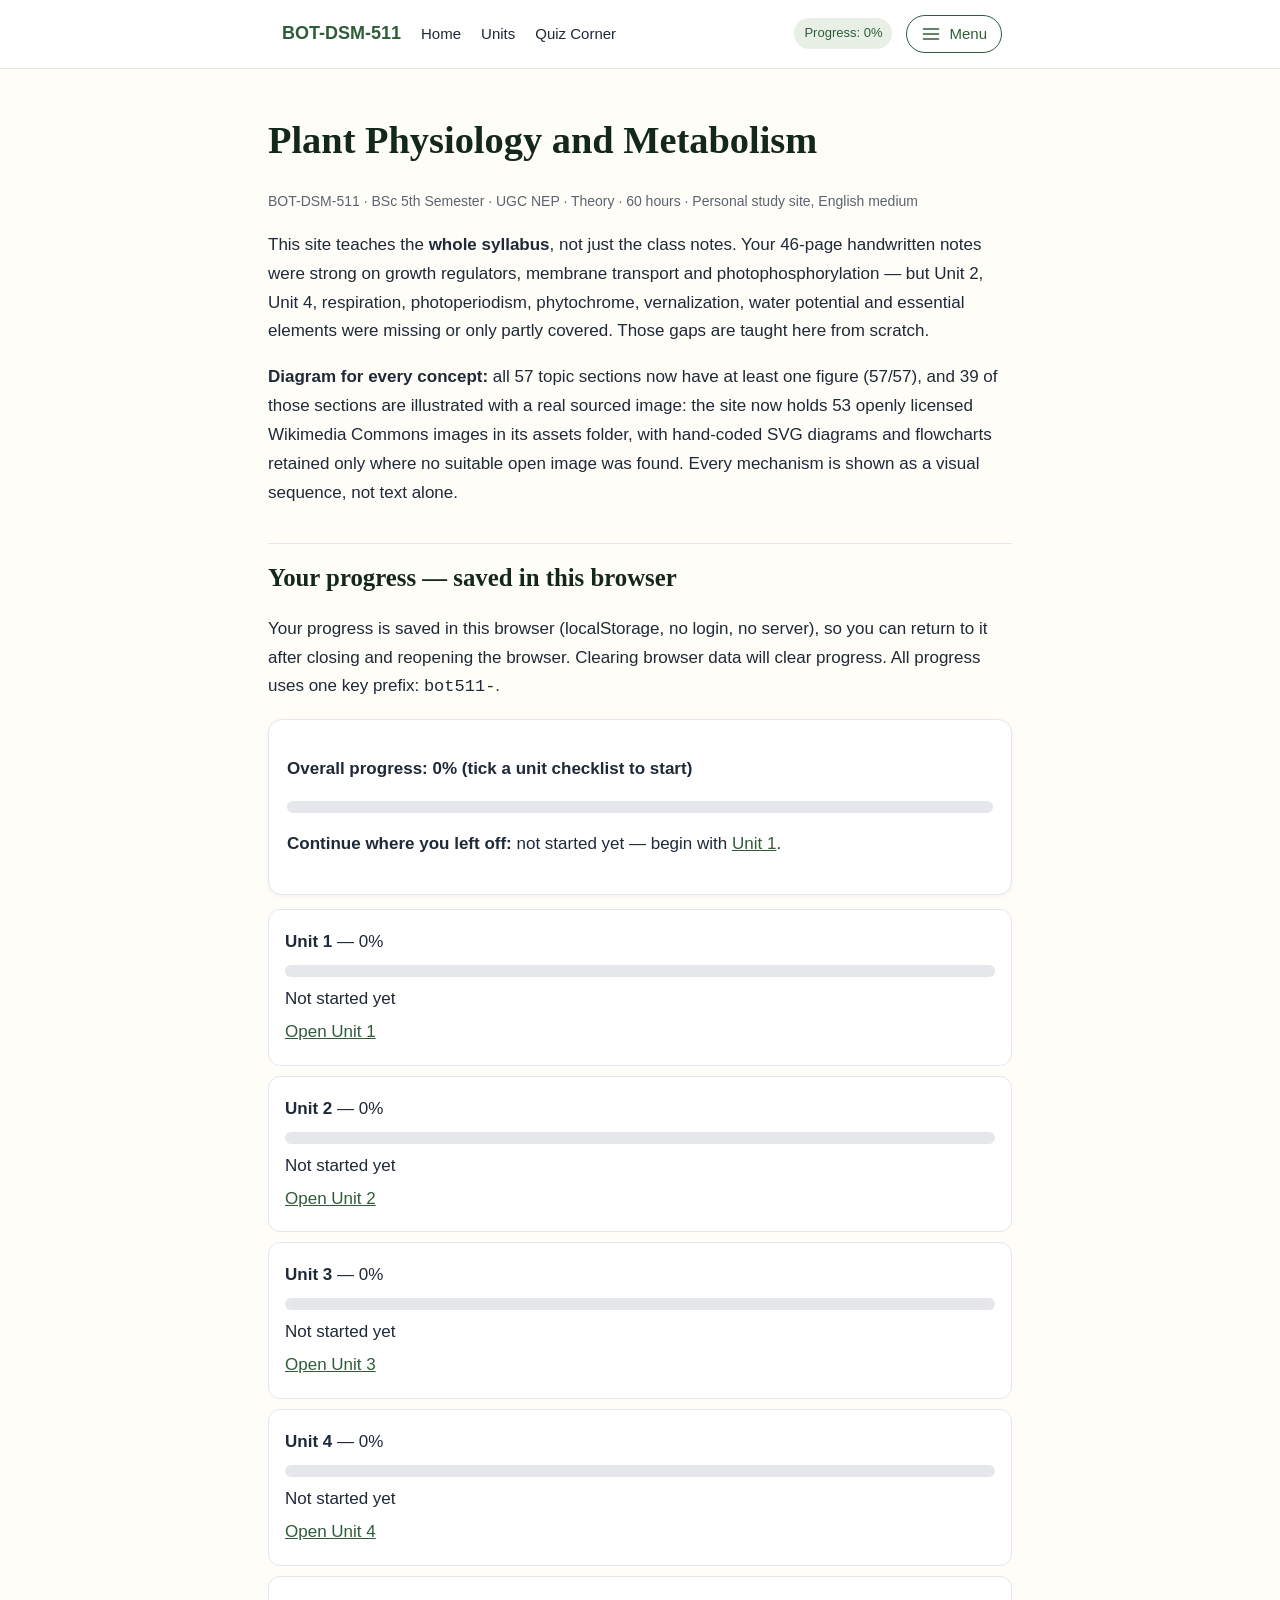
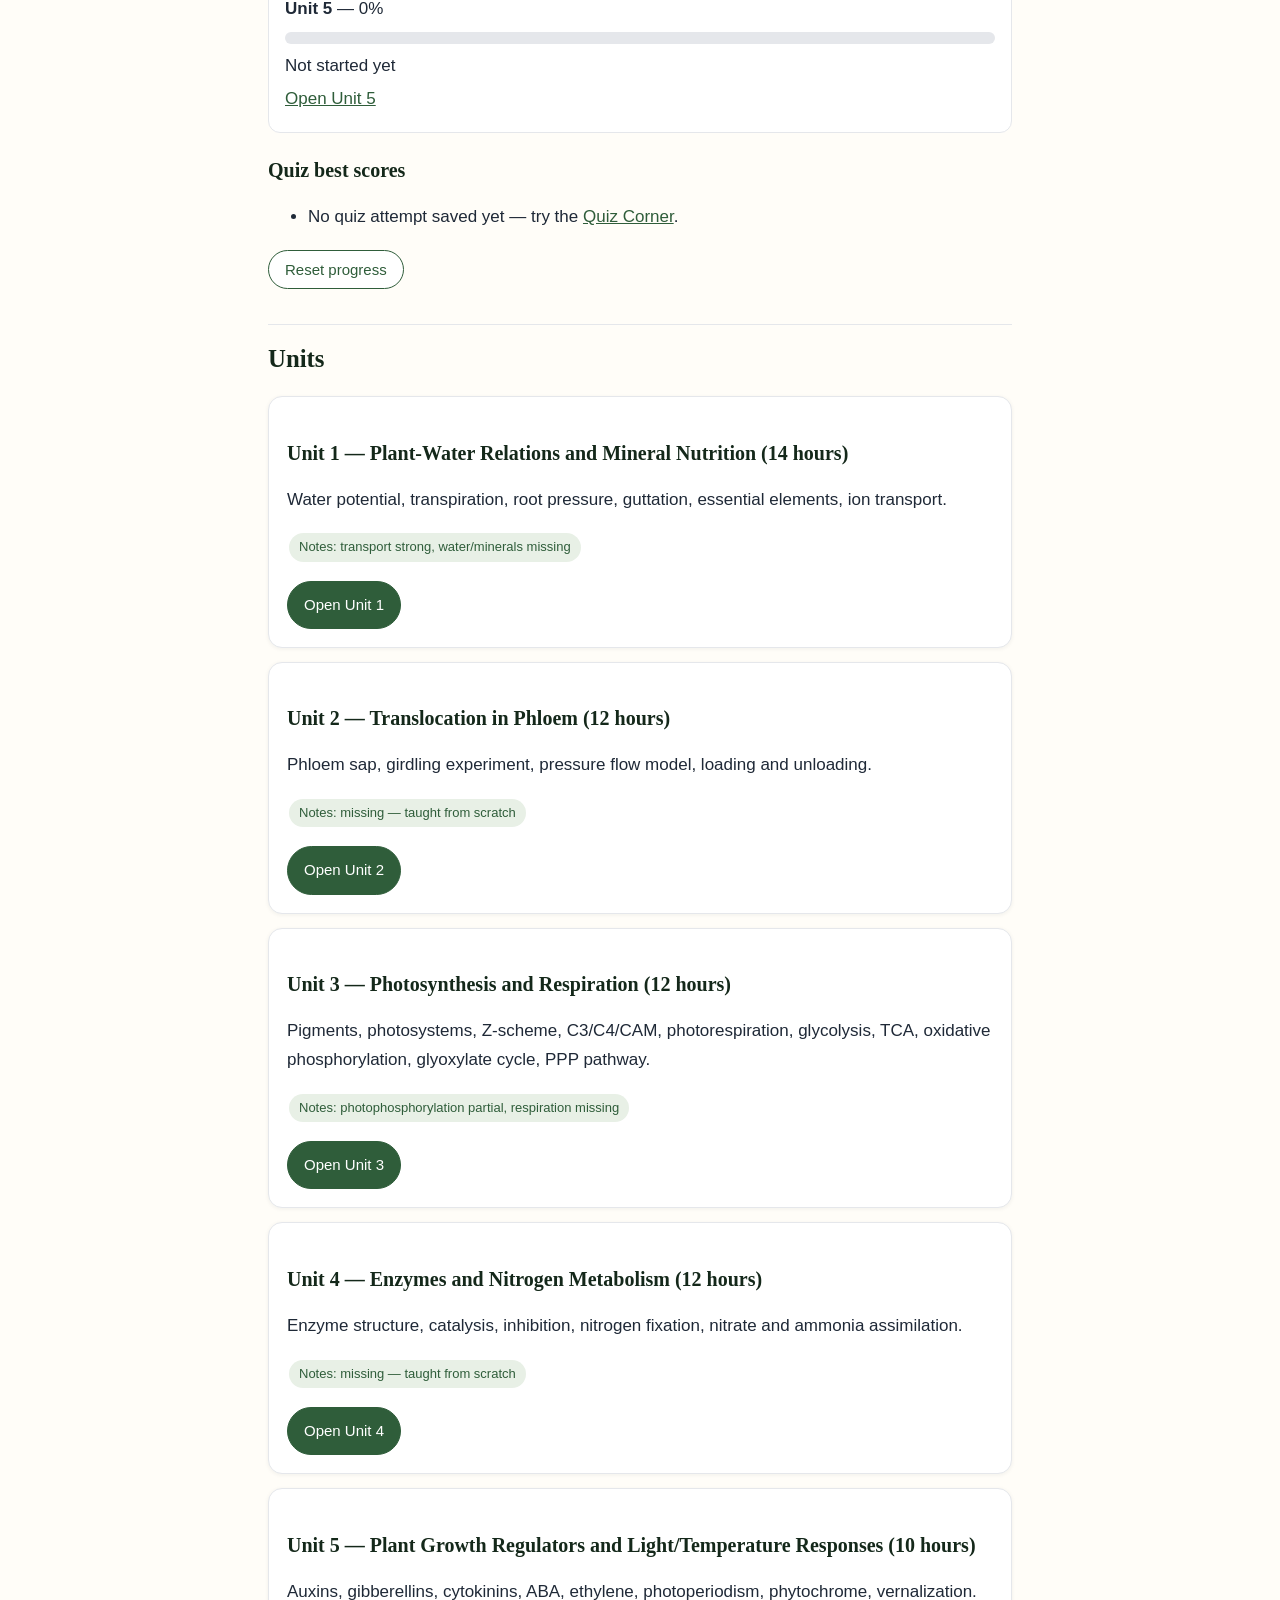
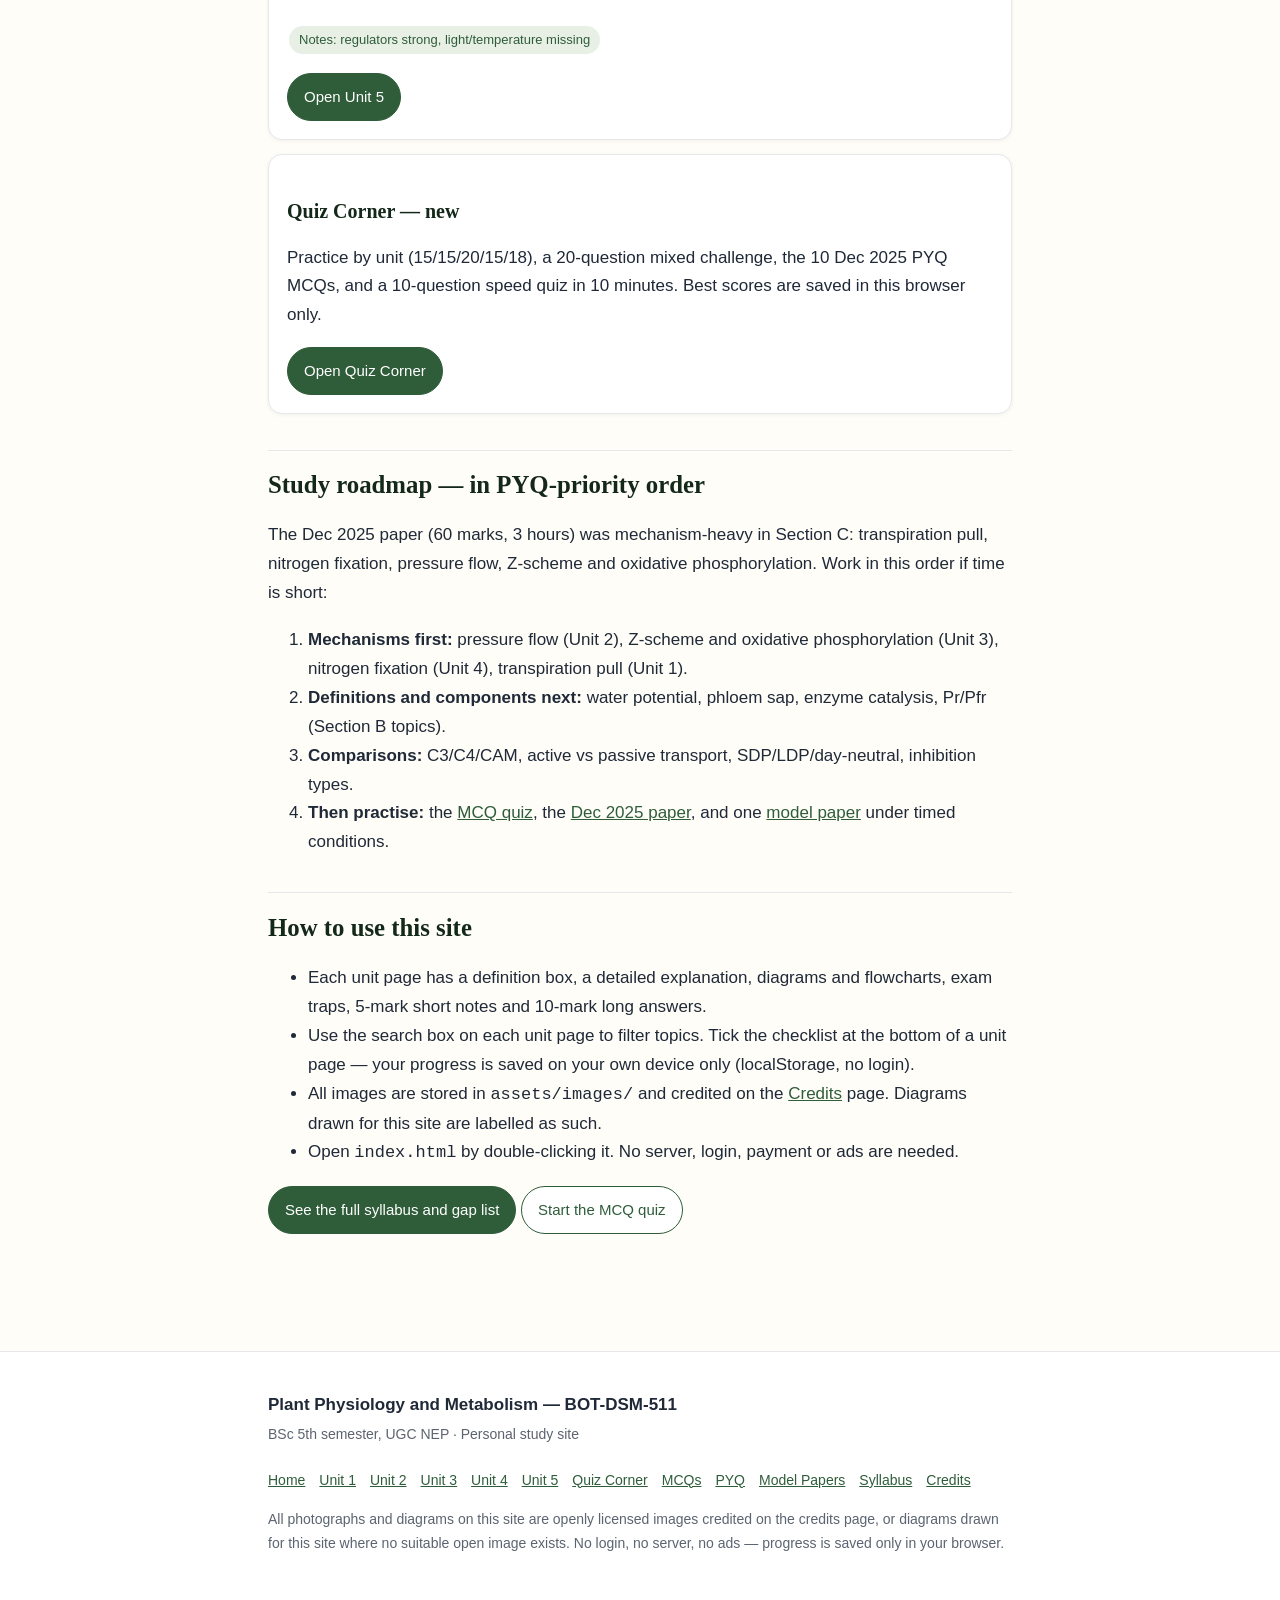
<file: bot/index.html>
<!DOCTYPE html><html lang="en"><head><meta charset="utf-8"><meta name="viewport" content="width=device-width,initial-scale=1">
<title>Plant Physiology and Metabolism — BOT-DSM-511</title><link rel="stylesheet" href="assets/css/style.css"></head>
<body><header class="site"><div class="nav"><a class="brand" href="index.html">BOT-DSM-511</a><nav class="nav-primary" aria-label="Primary"><a href="index.html">Home</a><a href="syllabus.html">Units</a><a href="quiz.html">Quiz Corner</a></nav><span class="header-progress" id="headerProgress">Progress: 0%</span><button class="menu-toggle" id="menuToggle" type="button" aria-expanded="false" aria-controls="siteMenu" aria-label="Open menu"><svg viewBox="0 0 24 24" width="20" height="20" aria-hidden="true"><path d="M3 6h18M3 12h18M3 18h18" stroke="currentColor" stroke-width="2" stroke-linecap="round" fill="none"/></svg><span>Menu</span></button><div class="site-menu" id="siteMenu" hidden><p class="menu-heading">Units</p><a href="units/unit1.html">Unit 1 — Water relations &amp; mineral nutrition</a><a href="units/unit2.html">Unit 2 — Translocation in phloem</a><a href="units/unit3.html">Unit 3 — Photosynthesis &amp; respiration</a><a href="units/unit4.html">Unit 4 — Enzymes &amp; nitrogen metabolism</a><a href="units/unit5.html">Unit 5 — Growth regulators &amp; light/temperature</a><p class="menu-heading">Study</p><a href="quiz.html">Quiz Corner</a><a href="mcq.html">MCQs</a><a href="pyq.html">Dec 2025 PYQ</a><a href="model-papers.html">Model Papers</a><a href="syllabus.html">Syllabus</a><a href="credits.html">Image Credits</a></div></div></header>
<main>
<h1>Plant Physiology and Metabolism</h1>
<p class="small">BOT-DSM-511 &middot; BSc 5th Semester &middot; UGC NEP &middot; Theory &middot; 60 hours &middot; Personal study site, English medium</p>
<p>This site teaches the <strong>whole syllabus</strong>, not just the class notes. Your 46-page handwritten notes were strong on growth regulators, membrane transport and photophosphorylation — but Unit 2, Unit 4, respiration, photoperiodism, phytochrome, vernalization, water potential and essential elements were missing or only partly covered. Those gaps are taught here from scratch.</p><p><strong>Diagram for every concept:</strong> all 57 topic sections now have at least one figure (57/57), and 39 of those sections are illustrated with a real sourced image: the site now holds 53 openly licensed Wikimedia Commons images in its assets folder, with hand-coded SVG diagrams and flowcharts retained only where no suitable open image was found. Every mechanism is shown as a visual sequence, not text alone.</p>
<h2>Your progress — saved in this browser</h2>
<p>Your progress is saved in this browser (localStorage, no login, no server), so you can return to it after closing and reopening the browser. Clearing browser data will clear progress. All progress uses one key prefix: <code>bot511-</code>.</p>
<div class="card"><p><strong>Overall progress: <span id="overallPct">0%</span></strong></p><div class="progress-bar"><span id="overallBar" style="width:0%"></span></div><div id="continueBox"><p>Continue where you left off: not started yet.</p></div></div>
<div class="unit-progress" data-unit-progress="unit1"><p><strong>Unit 1</strong> — <span class="unit-pct">0%</span></p><div class="progress-bar"><span style="width:0%"></span></div><p class="unit-count">Not started yet</p><p><a href="units/unit1.html">Open Unit 1</a></p></div>
<div class="unit-progress" data-unit-progress="unit2"><p><strong>Unit 2</strong> — <span class="unit-pct">0%</span></p><div class="progress-bar"><span style="width:0%"></span></div><p class="unit-count">Not started yet</p><p><a href="units/unit2.html">Open Unit 2</a></p></div>
<div class="unit-progress" data-unit-progress="unit3"><p><strong>Unit 3</strong> — <span class="unit-pct">0%</span></p><div class="progress-bar"><span style="width:0%"></span></div><p class="unit-count">Not started yet</p><p><a href="units/unit3.html">Open Unit 3</a></p></div>
<div class="unit-progress" data-unit-progress="unit4"><p><strong>Unit 4</strong> — <span class="unit-pct">0%</span></p><div class="progress-bar"><span style="width:0%"></span></div><p class="unit-count">Not started yet</p><p><a href="units/unit4.html">Open Unit 4</a></p></div>
<div class="unit-progress" data-unit-progress="unit5"><p><strong>Unit 5</strong> — <span class="unit-pct">0%</span></p><div class="progress-bar"><span style="width:0%"></span></div><p class="unit-count">Not started yet</p><p><a href="units/unit5.html">Open Unit 5</a></p></div>
<h3>Quiz best scores</h3><ul id="quizProgressHome"><li>No quiz attempt saved yet.</li></ul>
<p><button class="btn secondary" type="button" data-reset-progress>Reset progress</button></p>
<h2>Units</h2>
<div class="card"><h3>Unit 1 — Plant-Water Relations and Mineral Nutrition (14 hours)</h3><p>Water potential, transpiration, root pressure, guttation, essential elements, ion transport.</p><p><span class="pill">Notes: transport strong, water/minerals missing</span></p><a class="btn" href="units/unit1.html">Open Unit 1</a></div>
<div class="card"><h3>Unit 2 — Translocation in Phloem (12 hours)</h3><p>Phloem sap, girdling experiment, pressure flow model, loading and unloading.</p><p><span class="pill">Notes: missing — taught from scratch</span></p><a class="btn" href="units/unit2.html">Open Unit 2</a></div>
<div class="card"><h3>Unit 3 — Photosynthesis and Respiration (12 hours)</h3><p>Pigments, photosystems, Z-scheme, C3/C4/CAM, photorespiration, glycolysis, TCA, oxidative phosphorylation, glyoxylate cycle, PPP pathway.</p><p><span class="pill">Notes: photophosphorylation partial, respiration missing</span></p><a class="btn" href="units/unit3.html">Open Unit 3</a></div>
<div class="card"><h3>Unit 4 — Enzymes and Nitrogen Metabolism (12 hours)</h3><p>Enzyme structure, catalysis, inhibition, nitrogen fixation, nitrate and ammonia assimilation.</p><p><span class="pill">Notes: missing — taught from scratch</span></p><a class="btn" href="units/unit4.html">Open Unit 4</a></div>
<div class="card"><h3>Unit 5 — Plant Growth Regulators and Light/Temperature Responses (10 hours)</h3><p>Auxins, gibberellins, cytokinins, ABA, ethylene, photoperiodism, phytochrome, vernalization.</p><p><span class="pill">Notes: regulators strong, light/temperature missing</span></p><a class="btn" href="units/unit5.html">Open Unit 5</a></div>
<div class="card"><h3>Quiz Corner — new</h3><p>Practice by unit (15/15/20/15/18), a 20-question mixed challenge, the 10 Dec 2025 PYQ MCQs, and a 10-question speed quiz in 10 minutes. Best scores are saved in this browser only.</p><a class="btn" href="quiz.html">Open Quiz Corner</a></div><h2>Study roadmap — in PYQ-priority order</h2>
<p>The Dec 2025 paper (60 marks, 3 hours) was mechanism-heavy in Section C: transpiration pull, nitrogen fixation, pressure flow, Z-scheme and oxidative phosphorylation. Work in this order if time is short:</p>
<ol>
<li><strong>Mechanisms first:</strong> pressure flow (Unit 2), Z-scheme and oxidative phosphorylation (Unit 3), nitrogen fixation (Unit 4), transpiration pull (Unit 1).</li>
<li><strong>Definitions and components next:</strong> water potential, phloem sap, enzyme catalysis, Pr/Pfr (Section B topics).</li>
<li><strong>Comparisons:</strong> C3/C4/CAM, active vs passive transport, SDP/LDP/day-neutral, inhibition types.</li>
<li><strong>Then practise:</strong> the <a href="mcq.html">MCQ quiz</a>, the <a href="pyq.html">Dec 2025 paper</a>, and one <a href="model-papers.html">model paper</a> under timed conditions.</li>
</ol>
<h2>How to use this site</h2>
<ul>
<li>Each unit page has a definition box, a detailed explanation, diagrams and flowcharts, exam traps, 5-mark short notes and 10-mark long answers.</li>
<li>Use the search box on each unit page to filter topics. Tick the checklist at the bottom of a unit page — your progress is saved on your own device only (localStorage, no login).</li>
<li>All images are stored in <code>assets/images/</code> and credited on the <a href="credits.html">Credits</a> page. Diagrams drawn for this site are labelled as such.</li>
<li>Open <code>index.html</code> by double-clicking it. No server, login, payment or ads are needed.</li>
</ul>
<p><a class="btn" href="syllabus.html">See the full syllabus and gap list</a> <a class="btn secondary" href="mcq.html">Start the MCQ quiz</a></p>
</main><footer class="site"><div class="footer-inner"><p class="footer-title"><strong>Plant Physiology and Metabolism — BOT-DSM-511</strong><br><span class="small">BSc 5th semester, UGC NEP · Personal study site</span></p><nav class="footer-nav" aria-label="Footer"><a href="index.html">Home</a><a href="units/unit1.html">Unit 1</a><a href="units/unit2.html">Unit 2</a><a href="units/unit3.html">Unit 3</a><a href="units/unit4.html">Unit 4</a><a href="units/unit5.html">Unit 5</a><a href="quiz.html">Quiz Corner</a><a href="mcq.html">MCQs</a><a href="pyq.html">PYQ</a><a href="model-papers.html">Model Papers</a><a href="syllabus.html">Syllabus</a><a href="credits.html">Credits</a></nav><p class="small">All photographs and diagrams on this site are openly licensed images credited on the credits page, or diagrams drawn for this site where no suitable open image exists. No login, no server, no ads — progress is saved only in your browser.</p></div></footer><button id="topBtn" class="to-top" type="button" aria-label="Back to top"><svg viewBox="0 0 24 24" width="22" height="22" aria-hidden="true"><path d="M12 19V5M5 12l7-7 7 7" stroke="currentColor" stroke-width="2" stroke-linecap="round" stroke-linejoin="round" fill="none"/></svg></button><script src="assets/js/main.js"></script></body></html>
</file>
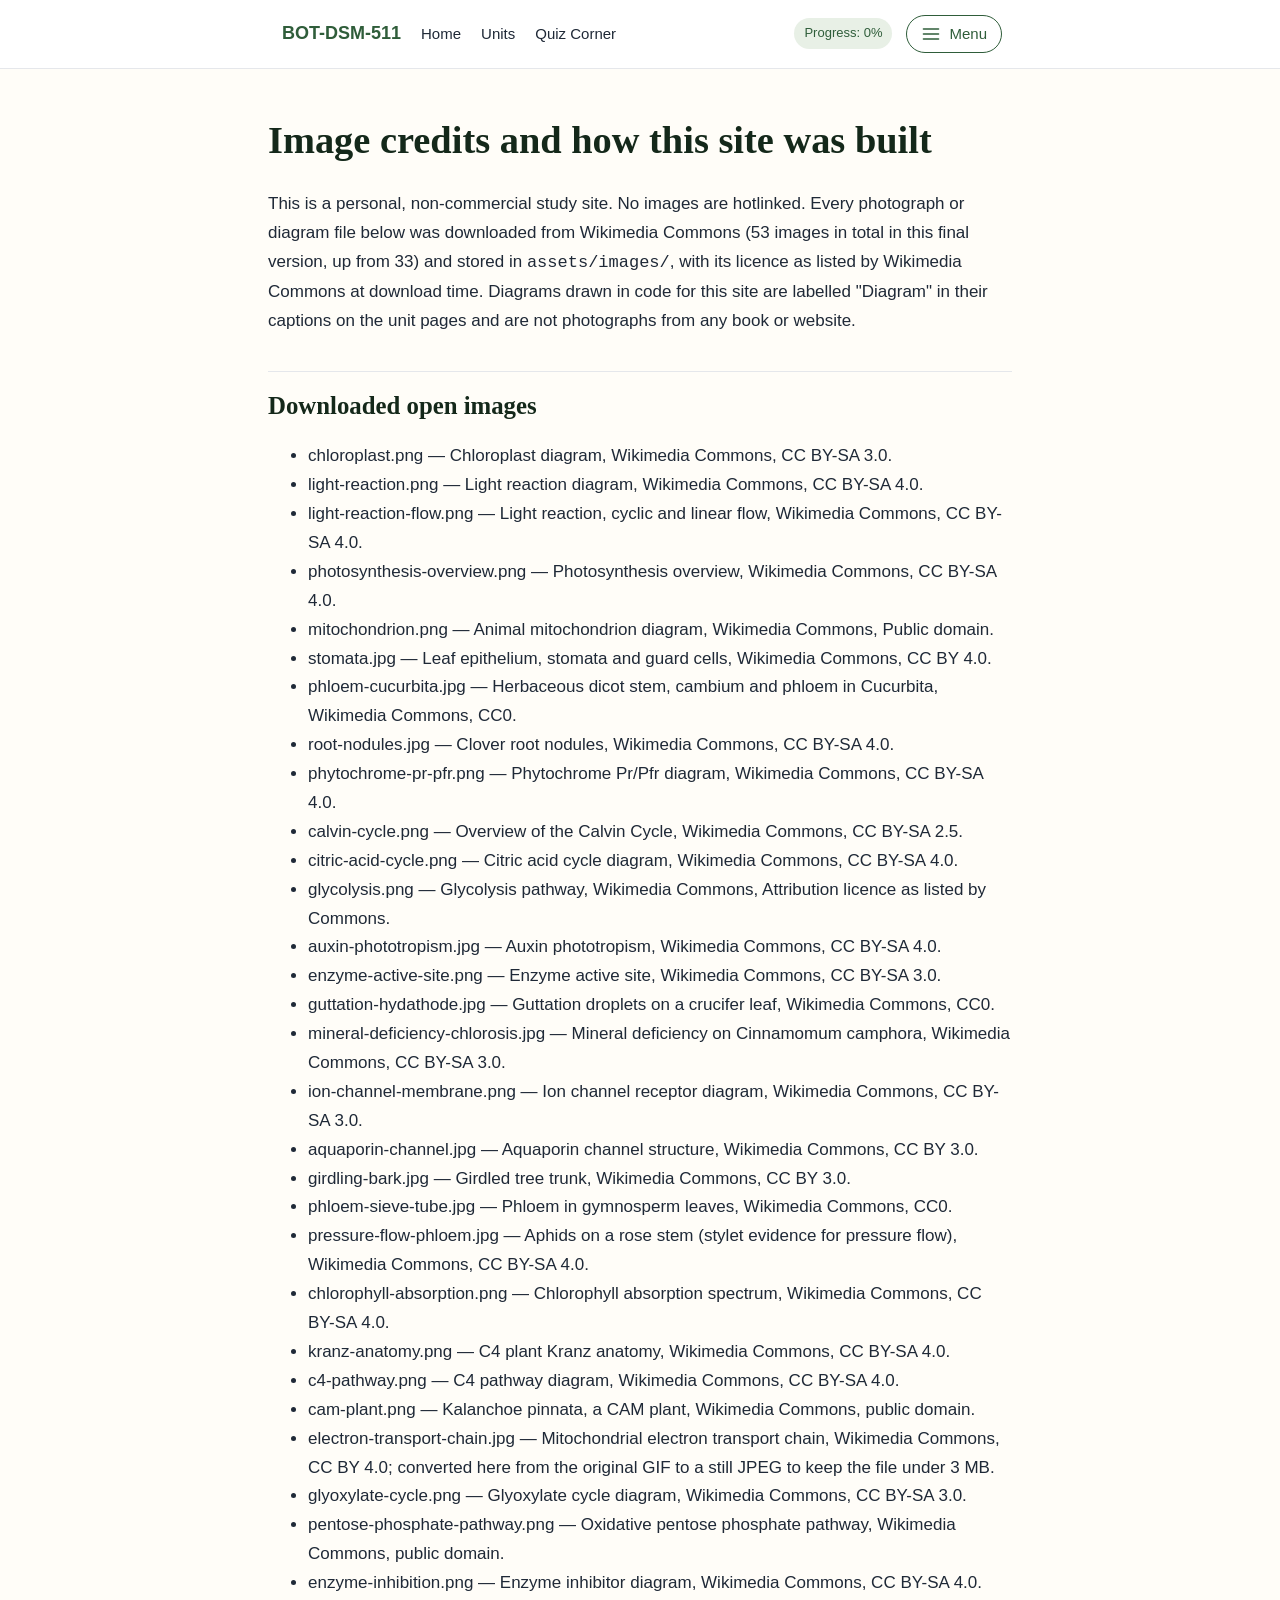
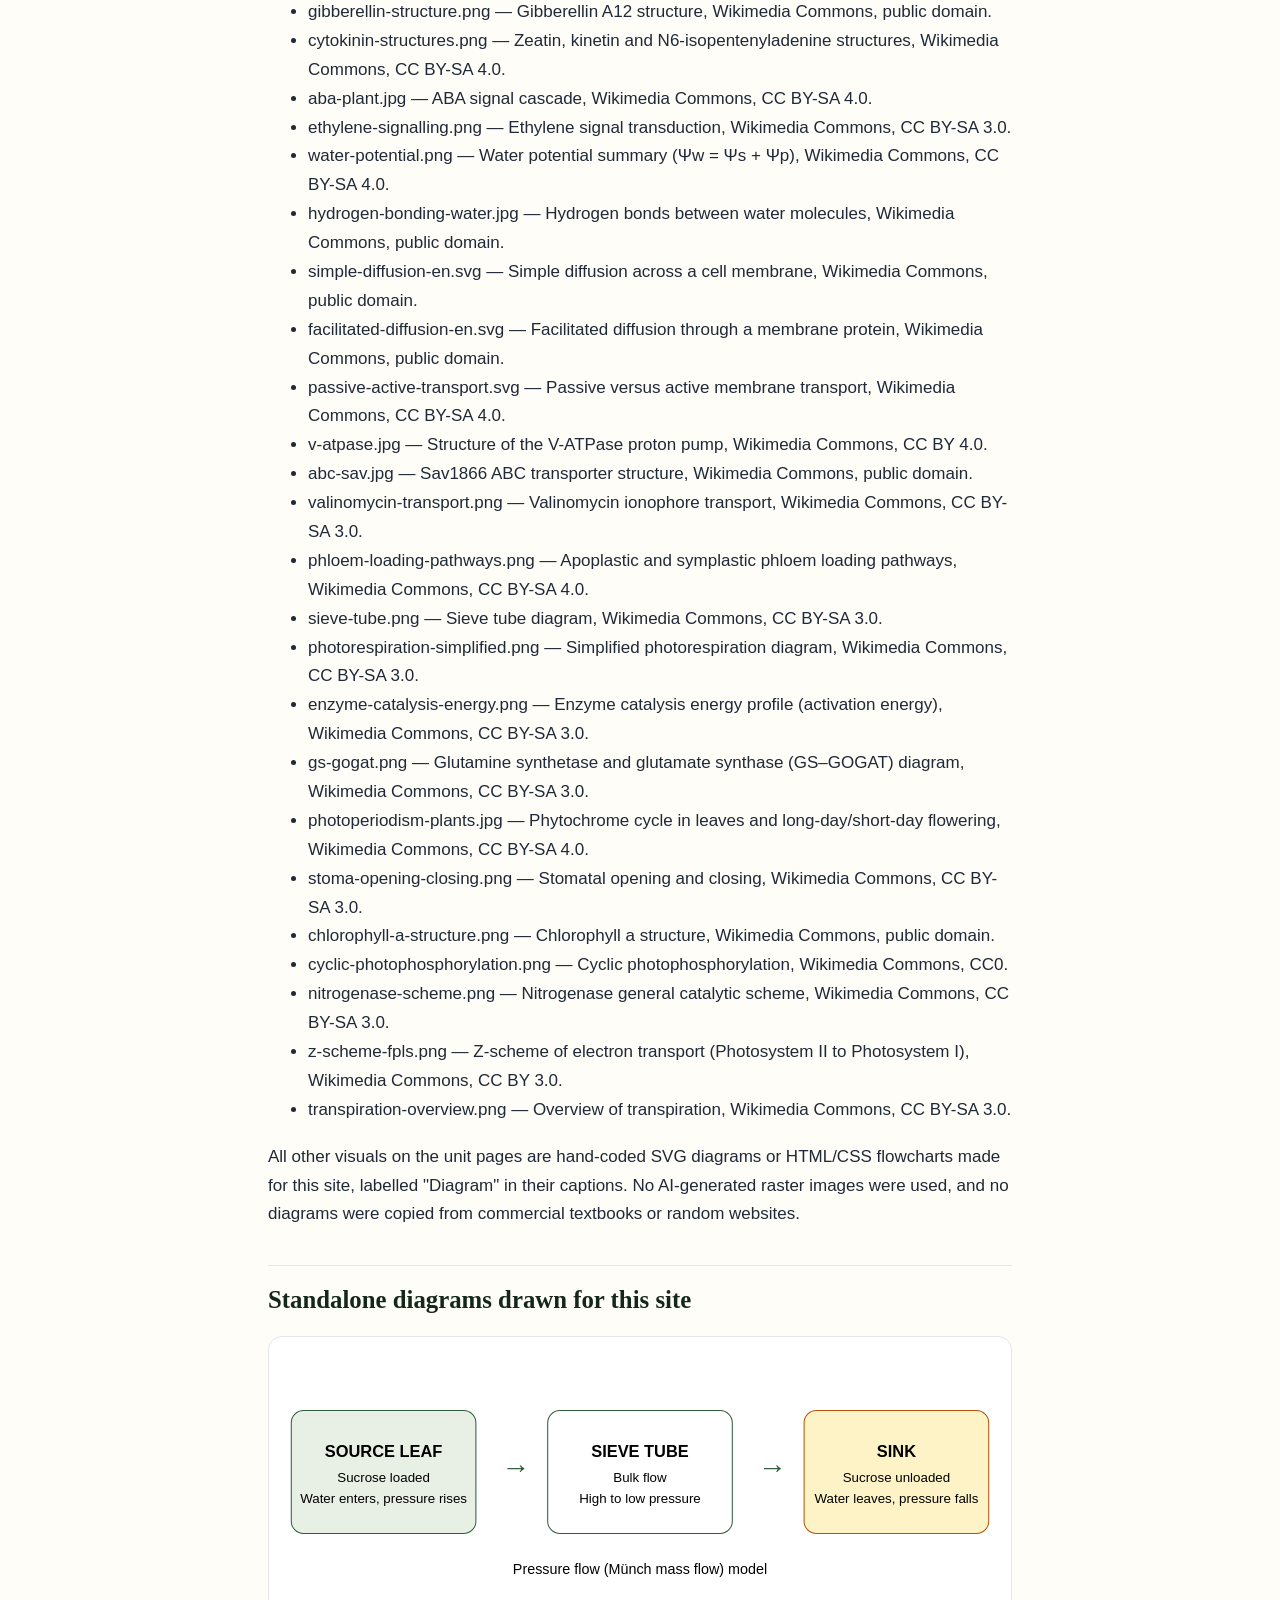
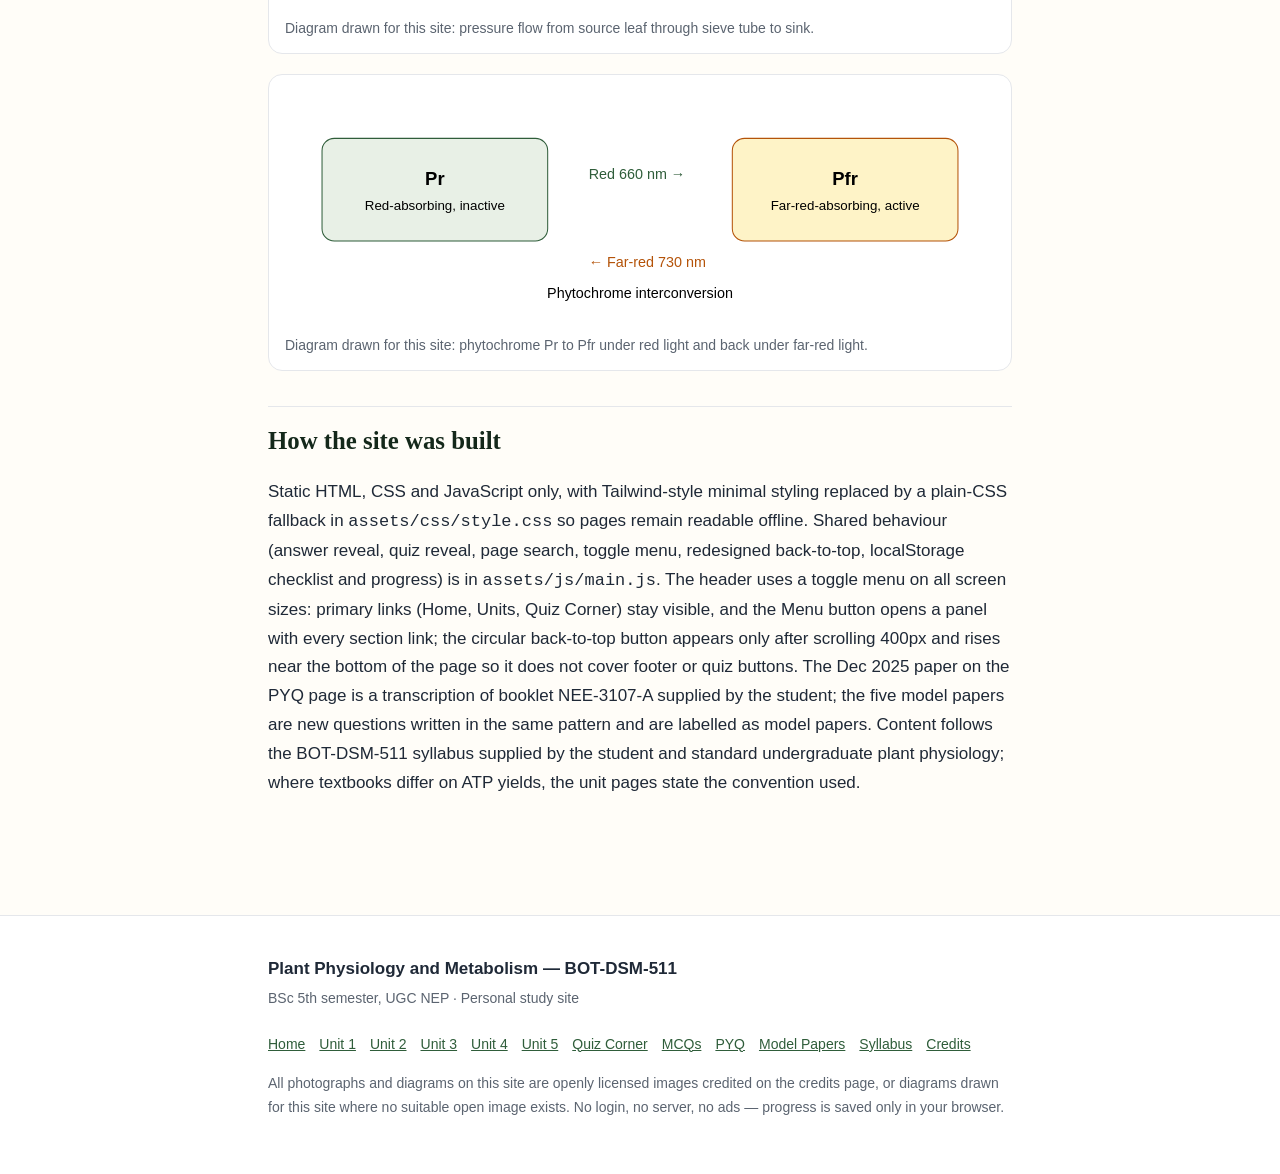
<file: bot/credits.html>
<!DOCTYPE html><html lang="en"><head><meta charset="utf-8"><meta name="viewport" content="width=device-width,initial-scale=1">
<title>Credits — BOT-DSM-511</title><link rel="stylesheet" href="assets/css/style.css"></head>
<body><header class="site"><div class="nav"><a class="brand" href="index.html">BOT-DSM-511</a><nav class="nav-primary" aria-label="Primary"><a href="index.html">Home</a><a href="syllabus.html">Units</a><a href="quiz.html">Quiz Corner</a></nav><span class="header-progress" id="headerProgress">Progress: 0%</span><button class="menu-toggle" id="menuToggle" type="button" aria-expanded="false" aria-controls="siteMenu" aria-label="Open menu"><svg viewBox="0 0 24 24" width="20" height="20" aria-hidden="true"><path d="M3 6h18M3 12h18M3 18h18" stroke="currentColor" stroke-width="2" stroke-linecap="round" fill="none"/></svg><span>Menu</span></button><div class="site-menu" id="siteMenu" hidden><p class="menu-heading">Units</p><a href="units/unit1.html">Unit 1 — Water relations &amp; mineral nutrition</a><a href="units/unit2.html">Unit 2 — Translocation in phloem</a><a href="units/unit3.html">Unit 3 — Photosynthesis &amp; respiration</a><a href="units/unit4.html">Unit 4 — Enzymes &amp; nitrogen metabolism</a><a href="units/unit5.html">Unit 5 — Growth regulators &amp; light/temperature</a><p class="menu-heading">Study</p><a href="quiz.html">Quiz Corner</a><a href="mcq.html">MCQs</a><a href="pyq.html">Dec 2025 PYQ</a><a href="model-papers.html">Model Papers</a><a href="syllabus.html">Syllabus</a><a href="credits.html">Image Credits</a></div></div></header>
<main>
<h1>Image credits and how this site was built</h1>
<p>This is a personal, non-commercial study site. No images are hotlinked. Every photograph or diagram file below was downloaded from Wikimedia Commons (53 images in total in this final version, up from 33) and stored in <code>assets/images/</code>, with its licence as listed by Wikimedia Commons at download time. Diagrams drawn in code for this site are labelled "Diagram" in their captions on the unit pages and are not photographs from any book or website.</p>
<h2>Downloaded open images</h2>
<ul>
<li>chloroplast.png — Chloroplast diagram, Wikimedia Commons, CC BY-SA 3.0.</li>
<li>light-reaction.png — Light reaction diagram, Wikimedia Commons, CC BY-SA 4.0.</li>
<li>light-reaction-flow.png — Light reaction, cyclic and linear flow, Wikimedia Commons, CC BY-SA 4.0.</li>
<li>photosynthesis-overview.png — Photosynthesis overview, Wikimedia Commons, CC BY-SA 4.0.</li>
<li>mitochondrion.png — Animal mitochondrion diagram, Wikimedia Commons, Public domain.</li>
<li>stomata.jpg — Leaf epithelium, stomata and guard cells, Wikimedia Commons, CC BY 4.0.</li>
<li>phloem-cucurbita.jpg — Herbaceous dicot stem, cambium and phloem in Cucurbita, Wikimedia Commons, CC0.</li>
<li>root-nodules.jpg — Clover root nodules, Wikimedia Commons, CC BY-SA 4.0.</li>
<li>phytochrome-pr-pfr.png — Phytochrome Pr/Pfr diagram, Wikimedia Commons, CC BY-SA 4.0.</li>
<li>calvin-cycle.png — Overview of the Calvin Cycle, Wikimedia Commons, CC BY-SA 2.5.</li>
<li>citric-acid-cycle.png — Citric acid cycle diagram, Wikimedia Commons, CC BY-SA 4.0.</li>
<li>glycolysis.png — Glycolysis pathway, Wikimedia Commons, Attribution licence as listed by Commons.</li>
<li>auxin-phototropism.jpg — Auxin phototropism, Wikimedia Commons, CC BY-SA 4.0.</li>
<li>enzyme-active-site.png — Enzyme active site, Wikimedia Commons, CC BY-SA 3.0.</li>
<li>guttation-hydathode.jpg — Guttation droplets on a crucifer leaf, Wikimedia Commons, CC0.</li>
<li>mineral-deficiency-chlorosis.jpg — Mineral deficiency on Cinnamomum camphora, Wikimedia Commons, CC BY-SA 3.0.</li>
<li>ion-channel-membrane.png — Ion channel receptor diagram, Wikimedia Commons, CC BY-SA 3.0.</li>
<li>aquaporin-channel.jpg — Aquaporin channel structure, Wikimedia Commons, CC BY 3.0.</li>
<li>girdling-bark.jpg — Girdled tree trunk, Wikimedia Commons, CC BY 3.0.</li>
<li>phloem-sieve-tube.jpg — Phloem in gymnosperm leaves, Wikimedia Commons, CC0.</li>
<li>pressure-flow-phloem.jpg — Aphids on a rose stem (stylet evidence for pressure flow), Wikimedia Commons, CC BY-SA 4.0.</li>
<li>chlorophyll-absorption.png — Chlorophyll absorption spectrum, Wikimedia Commons, CC BY-SA 4.0.</li>
<li>kranz-anatomy.png — C4 plant Kranz anatomy, Wikimedia Commons, CC BY-SA 4.0.</li>
<li>c4-pathway.png — C4 pathway diagram, Wikimedia Commons, CC BY-SA 4.0.</li>
<li>cam-plant.png — Kalanchoe pinnata, a CAM plant, Wikimedia Commons, public domain.</li>
<li>electron-transport-chain.jpg — Mitochondrial electron transport chain, Wikimedia Commons, CC BY 4.0; converted here from the original GIF to a still JPEG to keep the file under 3 MB.</li>
<li>glyoxylate-cycle.png — Glyoxylate cycle diagram, Wikimedia Commons, CC BY-SA 3.0.</li>
<li>pentose-phosphate-pathway.png — Oxidative pentose phosphate pathway, Wikimedia Commons, public domain.</li>
<li>enzyme-inhibition.png — Enzyme inhibitor diagram, Wikimedia Commons, CC BY-SA 4.0.</li>
<li>gibberellin-structure.png — Gibberellin A12 structure, Wikimedia Commons, public domain.</li>
<li>cytokinin-structures.png — Zeatin, kinetin and N6-isopentenyladenine structures, Wikimedia Commons, CC BY-SA 4.0.</li>
<li>aba-plant.jpg — ABA signal cascade, Wikimedia Commons, CC BY-SA 4.0.</li>
<li>ethylene-signalling.png — Ethylene signal transduction, Wikimedia Commons, CC BY-SA 3.0.</li>
<li>water-potential.png — Water potential summary (Ψw = Ψs + Ψp), Wikimedia Commons, CC BY-SA 4.0.</li>
<li>hydrogen-bonding-water.jpg — Hydrogen bonds between water molecules, Wikimedia Commons, public domain.</li>
<li>simple-diffusion-en.svg — Simple diffusion across a cell membrane, Wikimedia Commons, public domain.</li>
<li>facilitated-diffusion-en.svg — Facilitated diffusion through a membrane protein, Wikimedia Commons, public domain.</li>
<li>passive-active-transport.svg — Passive versus active membrane transport, Wikimedia Commons, CC BY-SA 4.0.</li>
<li>v-atpase.jpg — Structure of the V-ATPase proton pump, Wikimedia Commons, CC BY 4.0.</li>
<li>abc-sav.jpg — Sav1866 ABC transporter structure, Wikimedia Commons, public domain.</li>
<li>valinomycin-transport.png — Valinomycin ionophore transport, Wikimedia Commons, CC BY-SA 3.0.</li>
<li>phloem-loading-pathways.png — Apoplastic and symplastic phloem loading pathways, Wikimedia Commons, CC BY-SA 4.0.</li>
<li>sieve-tube.png — Sieve tube diagram, Wikimedia Commons, CC BY-SA 3.0.</li>
<li>photorespiration-simplified.png — Simplified photorespiration diagram, Wikimedia Commons, CC BY-SA 3.0.</li>
<li>enzyme-catalysis-energy.png — Enzyme catalysis energy profile (activation energy), Wikimedia Commons, CC BY-SA 3.0.</li>
<li>gs-gogat.png — Glutamine synthetase and glutamate synthase (GS–GOGAT) diagram, Wikimedia Commons, CC BY-SA 3.0.</li>
<li>photoperiodism-plants.jpg — Phytochrome cycle in leaves and long-day/short-day flowering, Wikimedia Commons, CC BY-SA 4.0.</li>
<li>stoma-opening-closing.png — Stomatal opening and closing, Wikimedia Commons, CC BY-SA 3.0.</li>
<li>chlorophyll-a-structure.png — Chlorophyll a structure, Wikimedia Commons, public domain.</li>
<li>cyclic-photophosphorylation.png — Cyclic photophosphorylation, Wikimedia Commons, CC0.</li>
<li>nitrogenase-scheme.png — Nitrogenase general catalytic scheme, Wikimedia Commons, CC BY-SA 3.0.</li>
<li>z-scheme-fpls.png — Z-scheme of electron transport (Photosystem II to Photosystem I), Wikimedia Commons, CC BY 3.0.</li>
<li>transpiration-overview.png — Overview of transpiration, Wikimedia Commons, CC BY-SA 3.0.</li>
</ul>
<p>All other visuals on the unit pages are hand-coded SVG diagrams or HTML/CSS flowcharts made for this site, labelled "Diagram" in their captions. No AI-generated raster images were used, and no diagrams were copied from commercial textbooks or random websites.</p>
<h2>Standalone diagrams drawn for this site</h2>
<figure><img src="assets/diagrams/pressure-flow.svg" alt="Pressure flow model diagram"><figcaption>Diagram drawn for this site: pressure flow from source leaf through sieve tube to sink.</figcaption></figure>
<figure><img src="assets/diagrams/phytochrome-cycle.svg" alt="Phytochrome Pr and Pfr interconversion diagram"><figcaption>Diagram drawn for this site: phytochrome Pr to Pfr under red light and back under far-red light.</figcaption></figure>
<h2>How the site was built</h2>
<p>Static HTML, CSS and JavaScript only, with Tailwind-style minimal styling replaced by a plain-CSS fallback in <code>assets/css/style.css</code> so pages remain readable offline. Shared behaviour (answer reveal, quiz reveal, page search, toggle menu, redesigned back-to-top, localStorage checklist and progress) is in <code>assets/js/main.js</code>. The header uses a toggle menu on all screen sizes: primary links (Home, Units, Quiz Corner) stay visible, and the Menu button opens a panel with every section link; the circular back-to-top button appears only after scrolling 400px and rises near the bottom of the page so it does not cover footer or quiz buttons. The Dec 2025 paper on the PYQ page is a transcription of booklet NEE-3107-A supplied by the student; the five model papers are new questions written in the same pattern and are labelled as model papers. Content follows the BOT-DSM-511 syllabus supplied by the student and standard undergraduate plant physiology; where textbooks differ on ATP yields, the unit pages state the convention used.</p>
</main><footer class="site"><div class="footer-inner"><p class="footer-title"><strong>Plant Physiology and Metabolism — BOT-DSM-511</strong><br><span class="small">BSc 5th semester, UGC NEP · Personal study site</span></p><nav class="footer-nav" aria-label="Footer"><a href="index.html">Home</a><a href="units/unit1.html">Unit 1</a><a href="units/unit2.html">Unit 2</a><a href="units/unit3.html">Unit 3</a><a href="units/unit4.html">Unit 4</a><a href="units/unit5.html">Unit 5</a><a href="quiz.html">Quiz Corner</a><a href="mcq.html">MCQs</a><a href="pyq.html">PYQ</a><a href="model-papers.html">Model Papers</a><a href="syllabus.html">Syllabus</a><a href="credits.html">Credits</a></nav><p class="small">All photographs and diagrams on this site are openly licensed images credited on the credits page, or diagrams drawn for this site where no suitable open image exists. No login, no server, no ads — progress is saved only in your browser.</p></div></footer><button id="topBtn" class="to-top" type="button" aria-label="Back to top"><svg viewBox="0 0 24 24" width="22" height="22" aria-hidden="true"><path d="M12 19V5M5 12l7-7 7 7" stroke="currentColor" stroke-width="2" stroke-linecap="round" stroke-linejoin="round" fill="none"/></svg></button><script src="assets/js/main.js"></script></body></html>
</file>
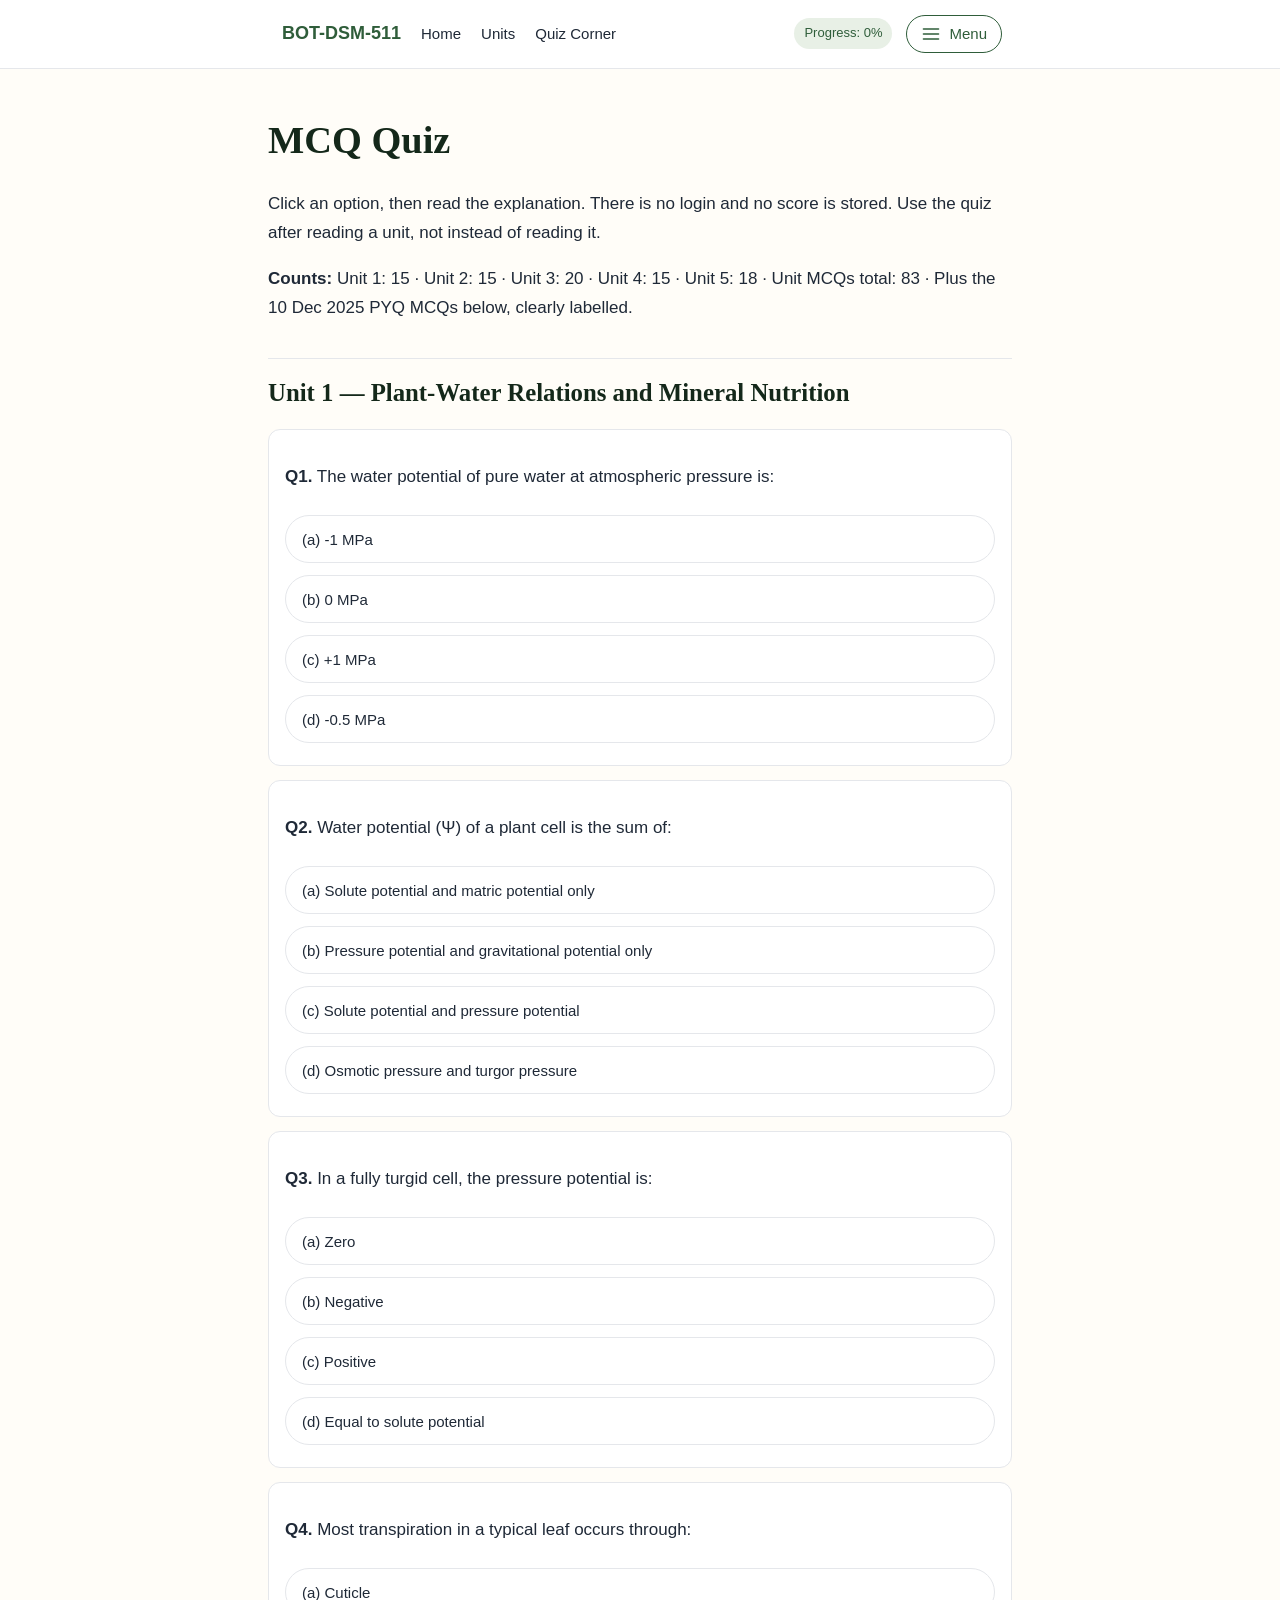
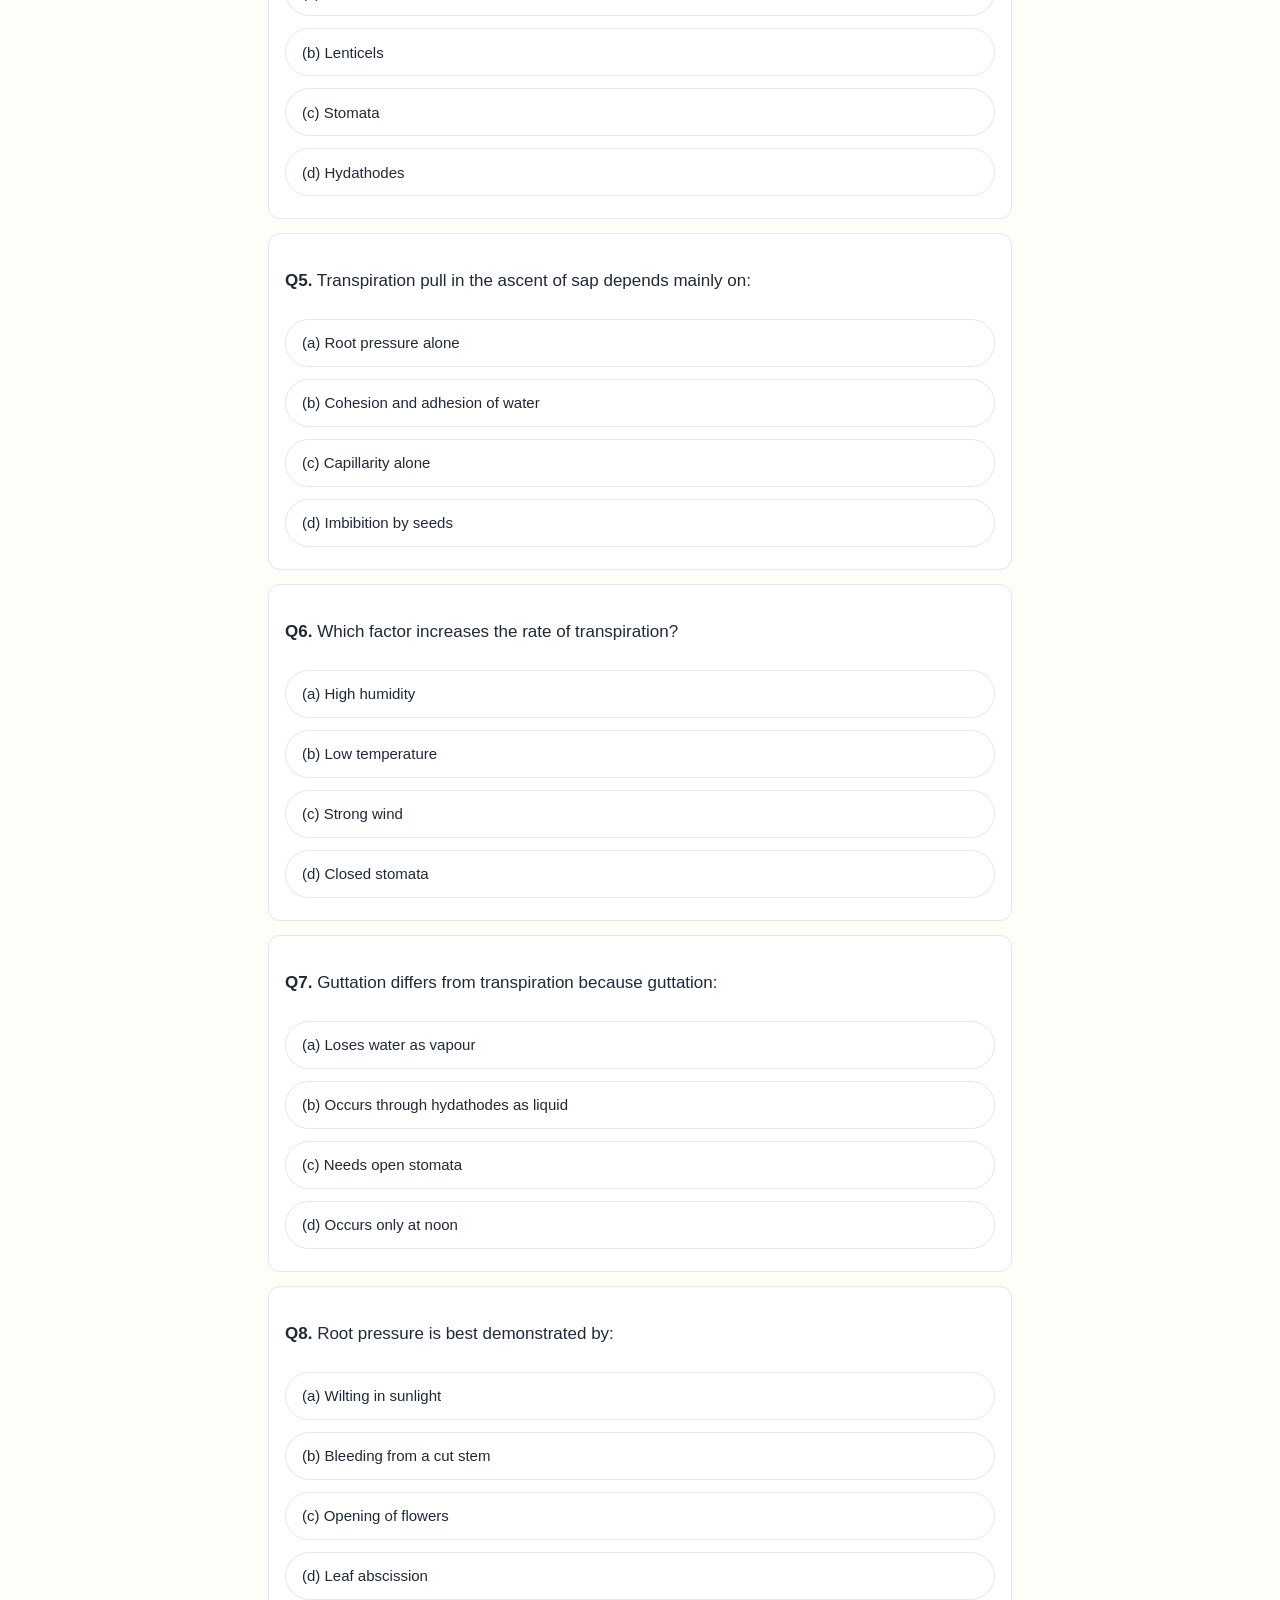
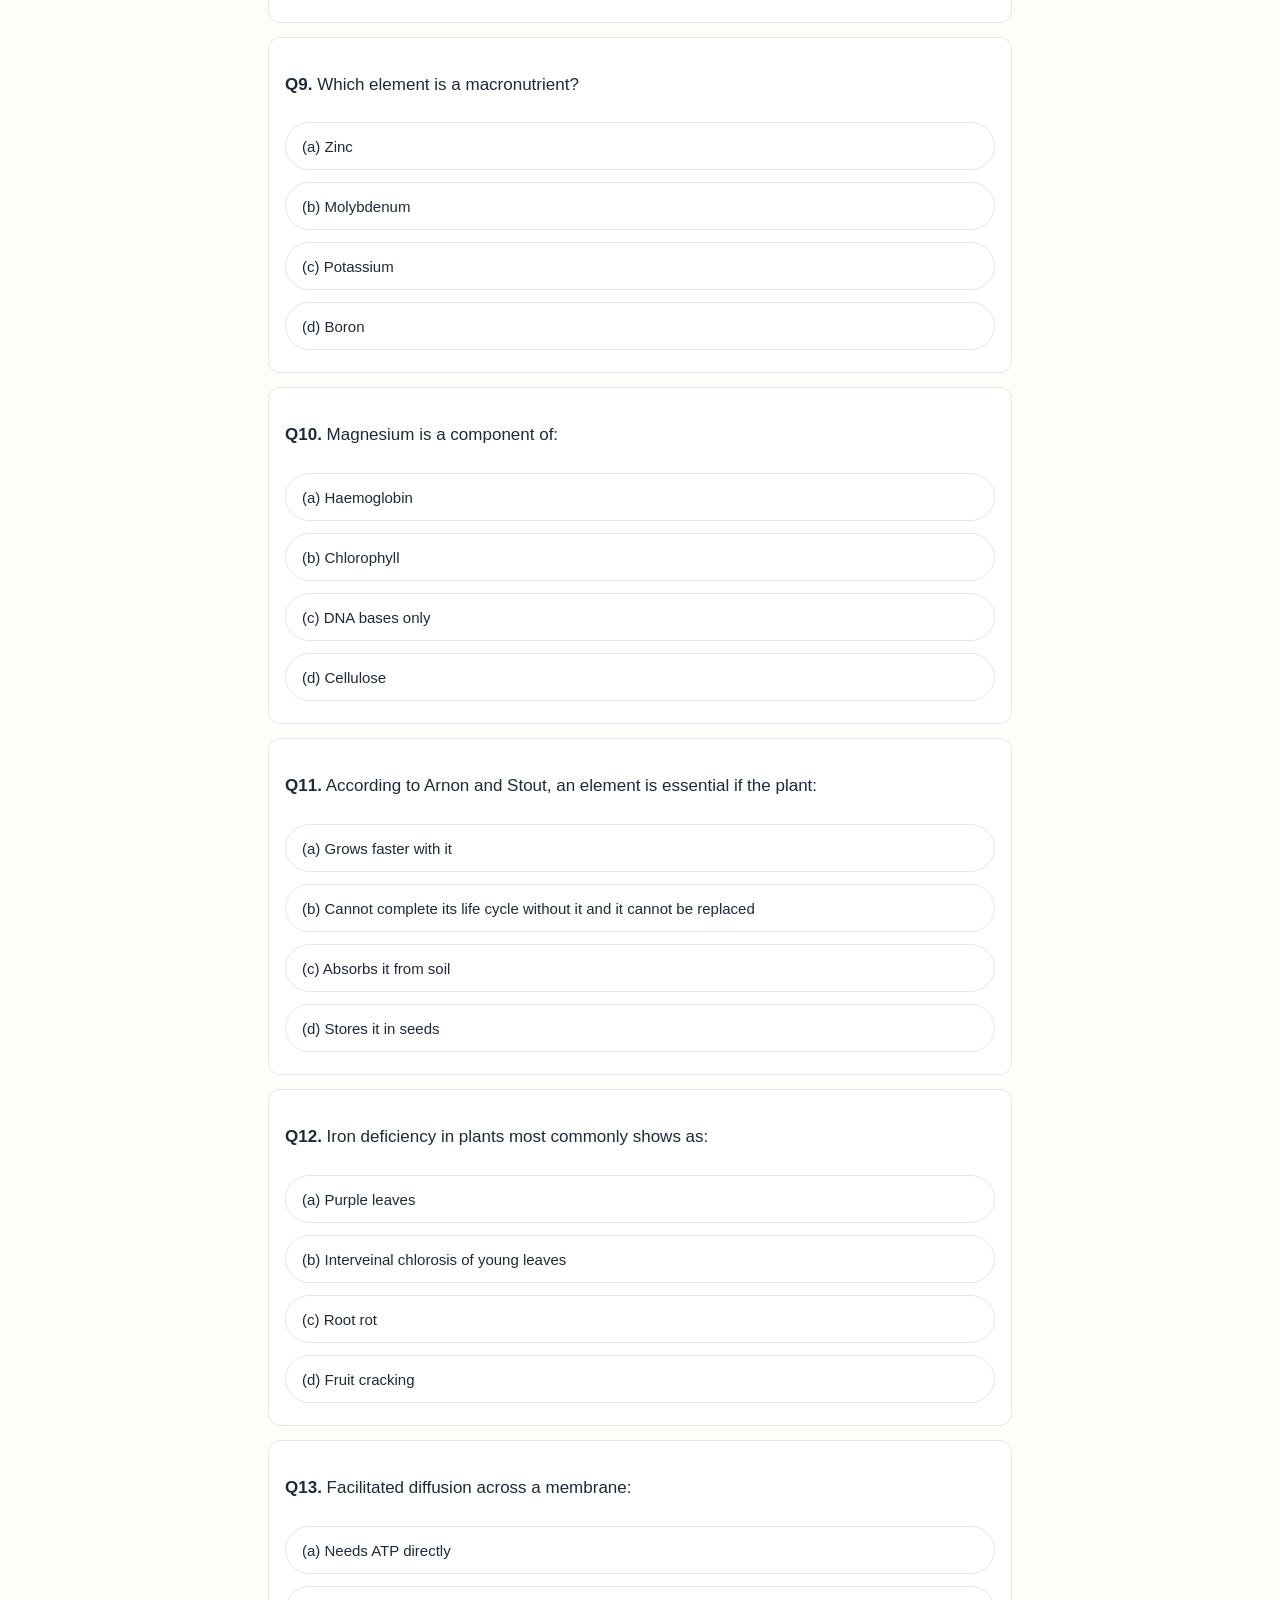
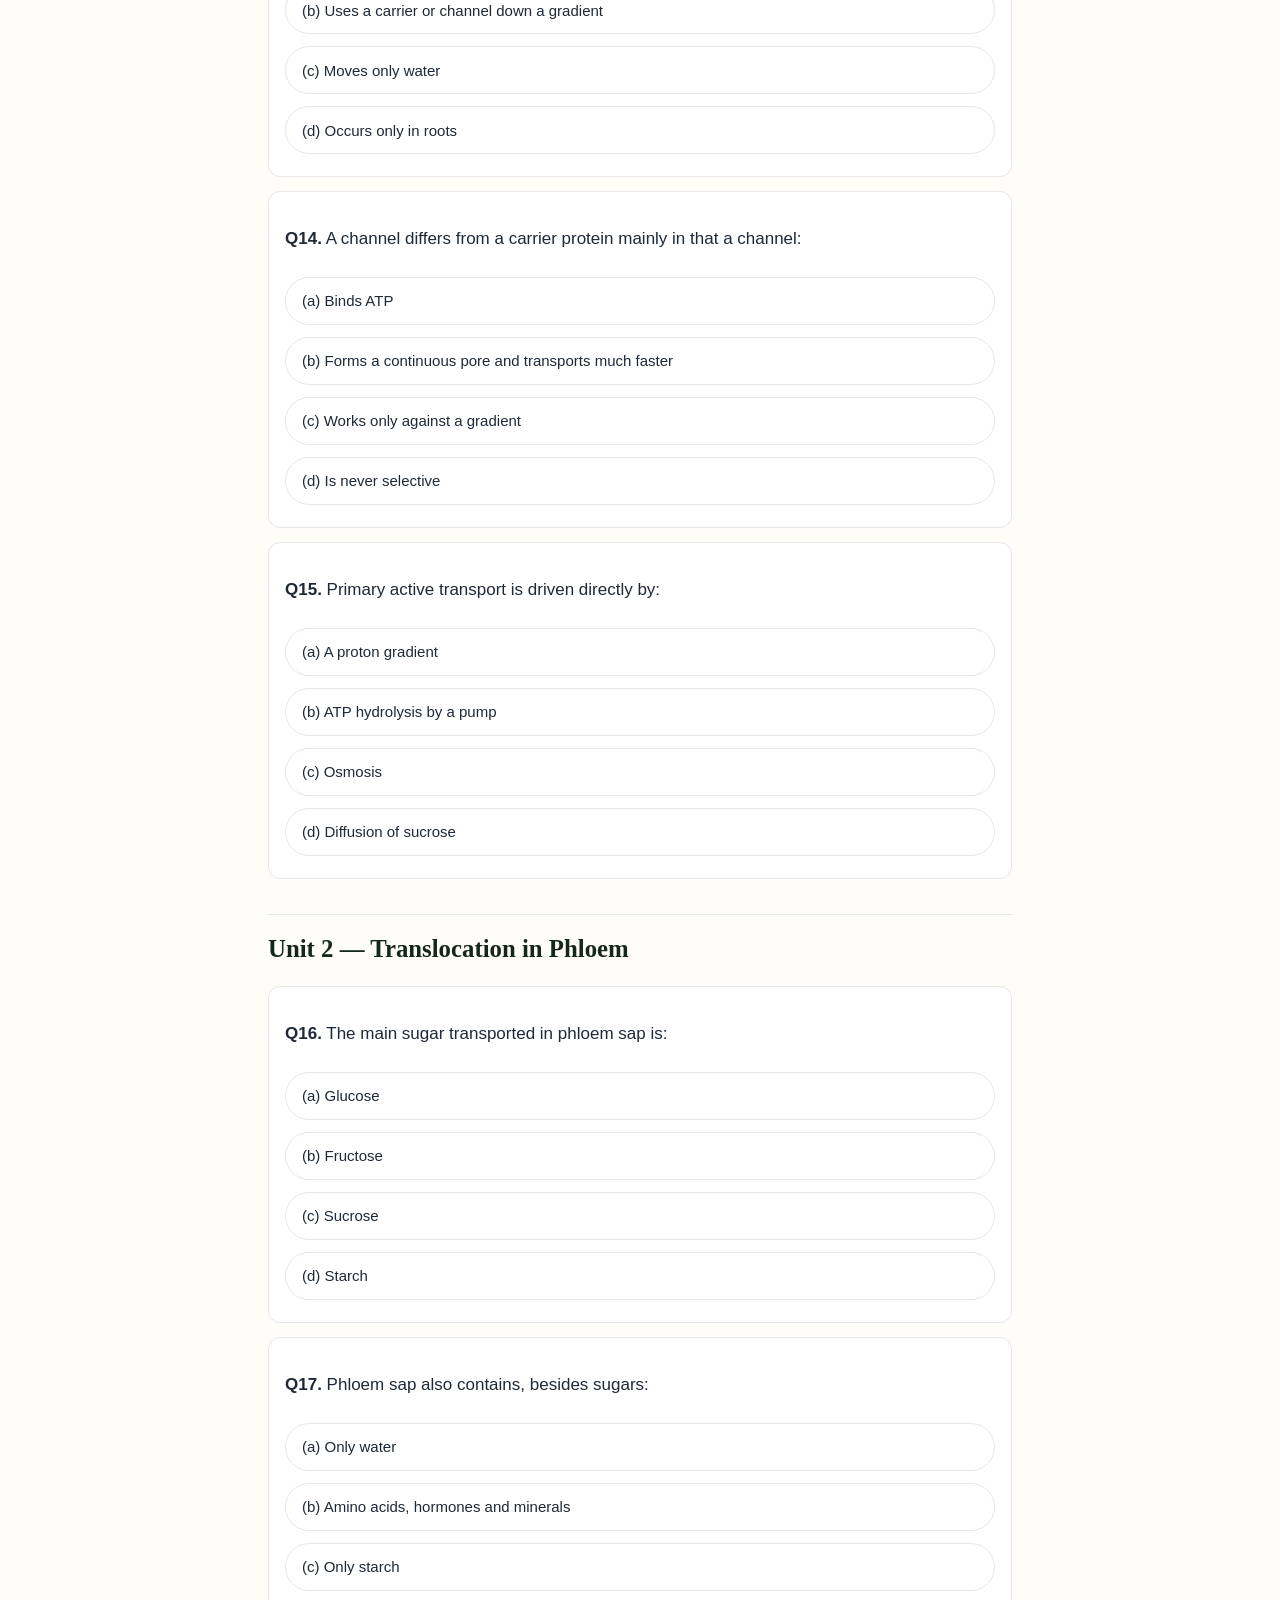
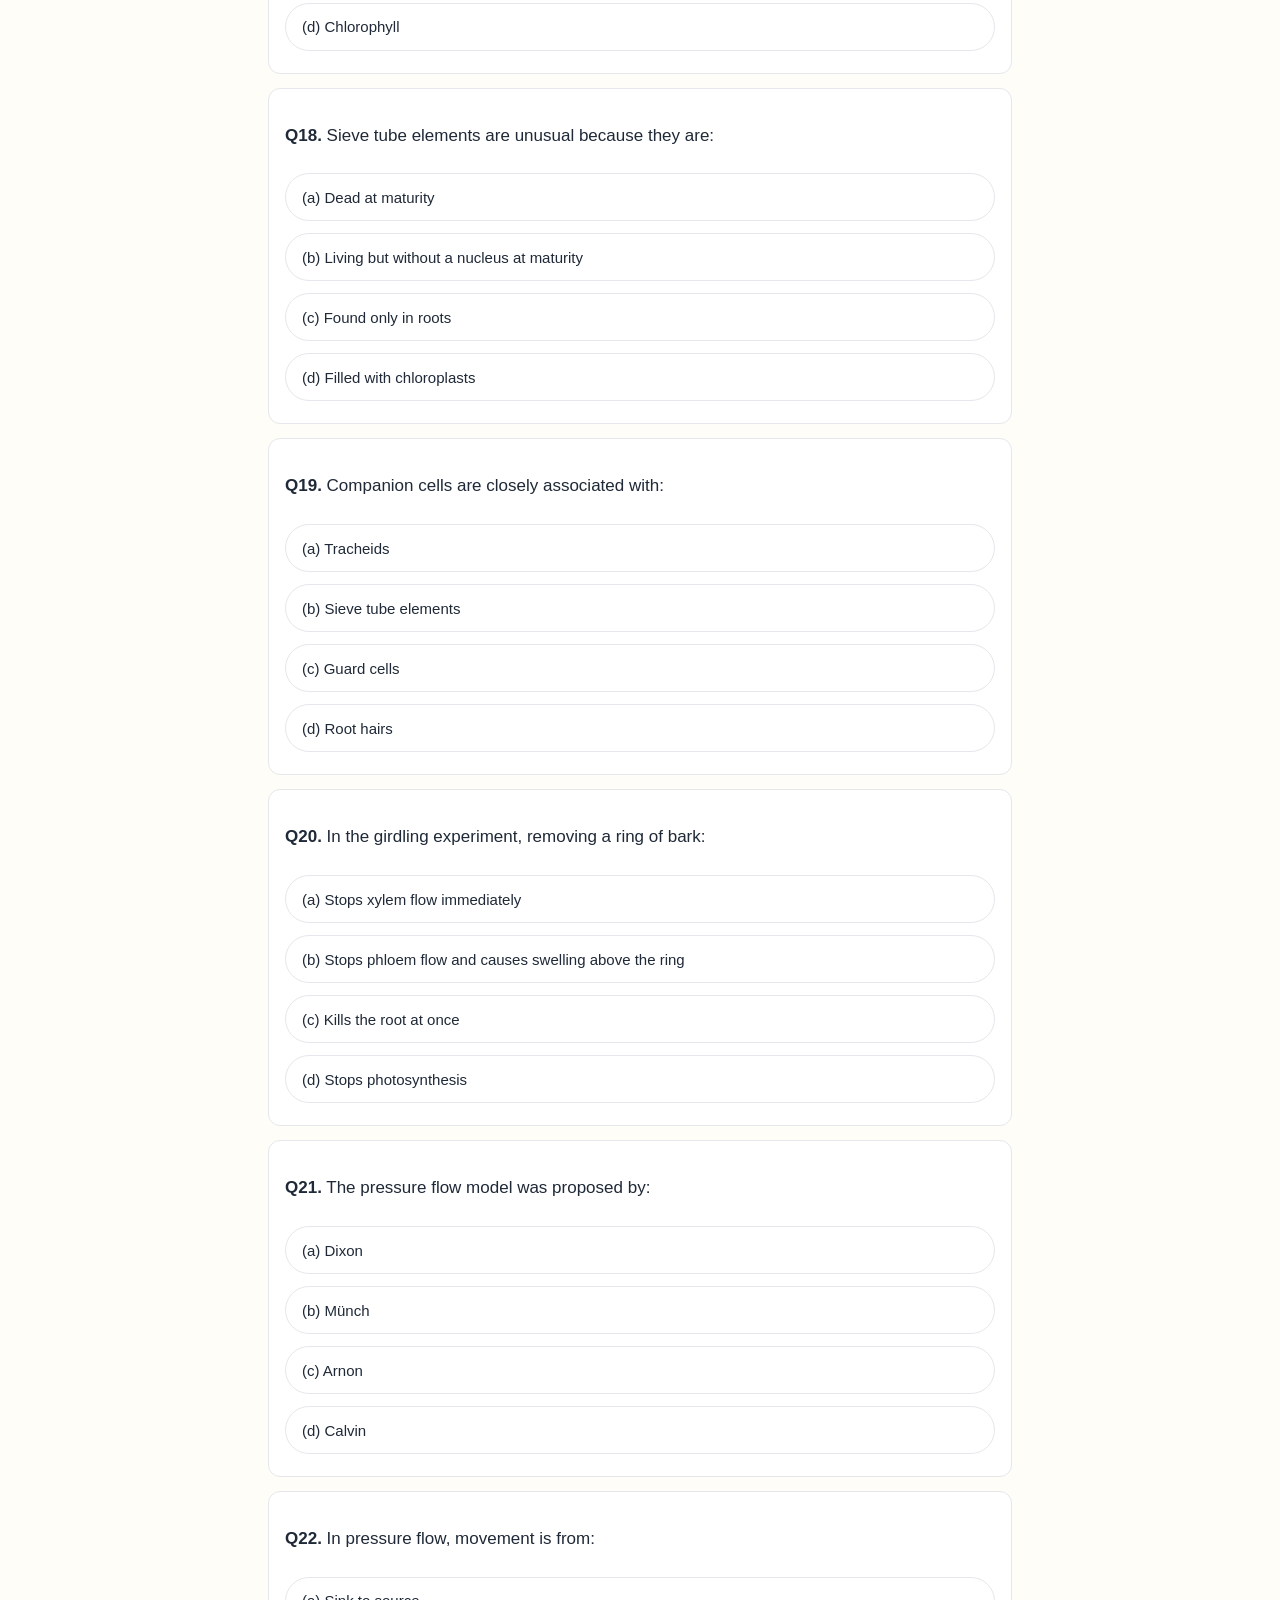
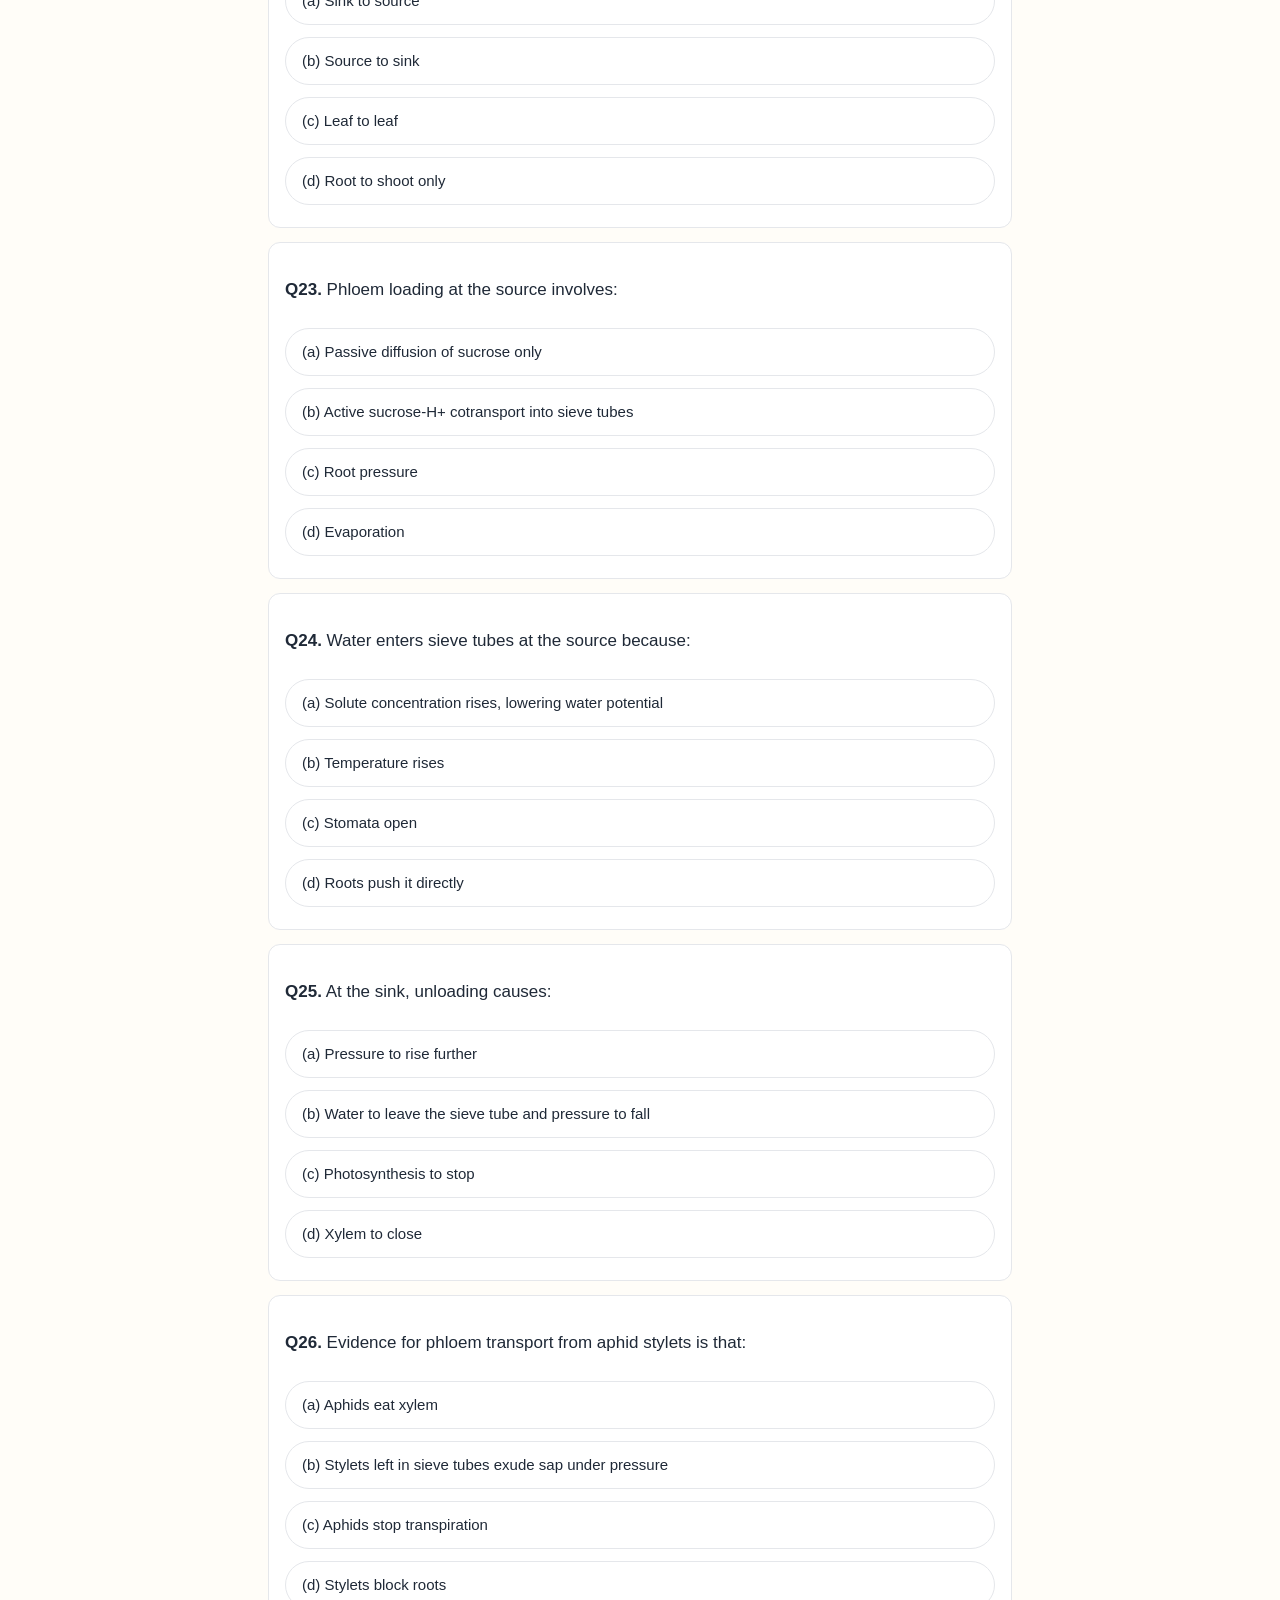
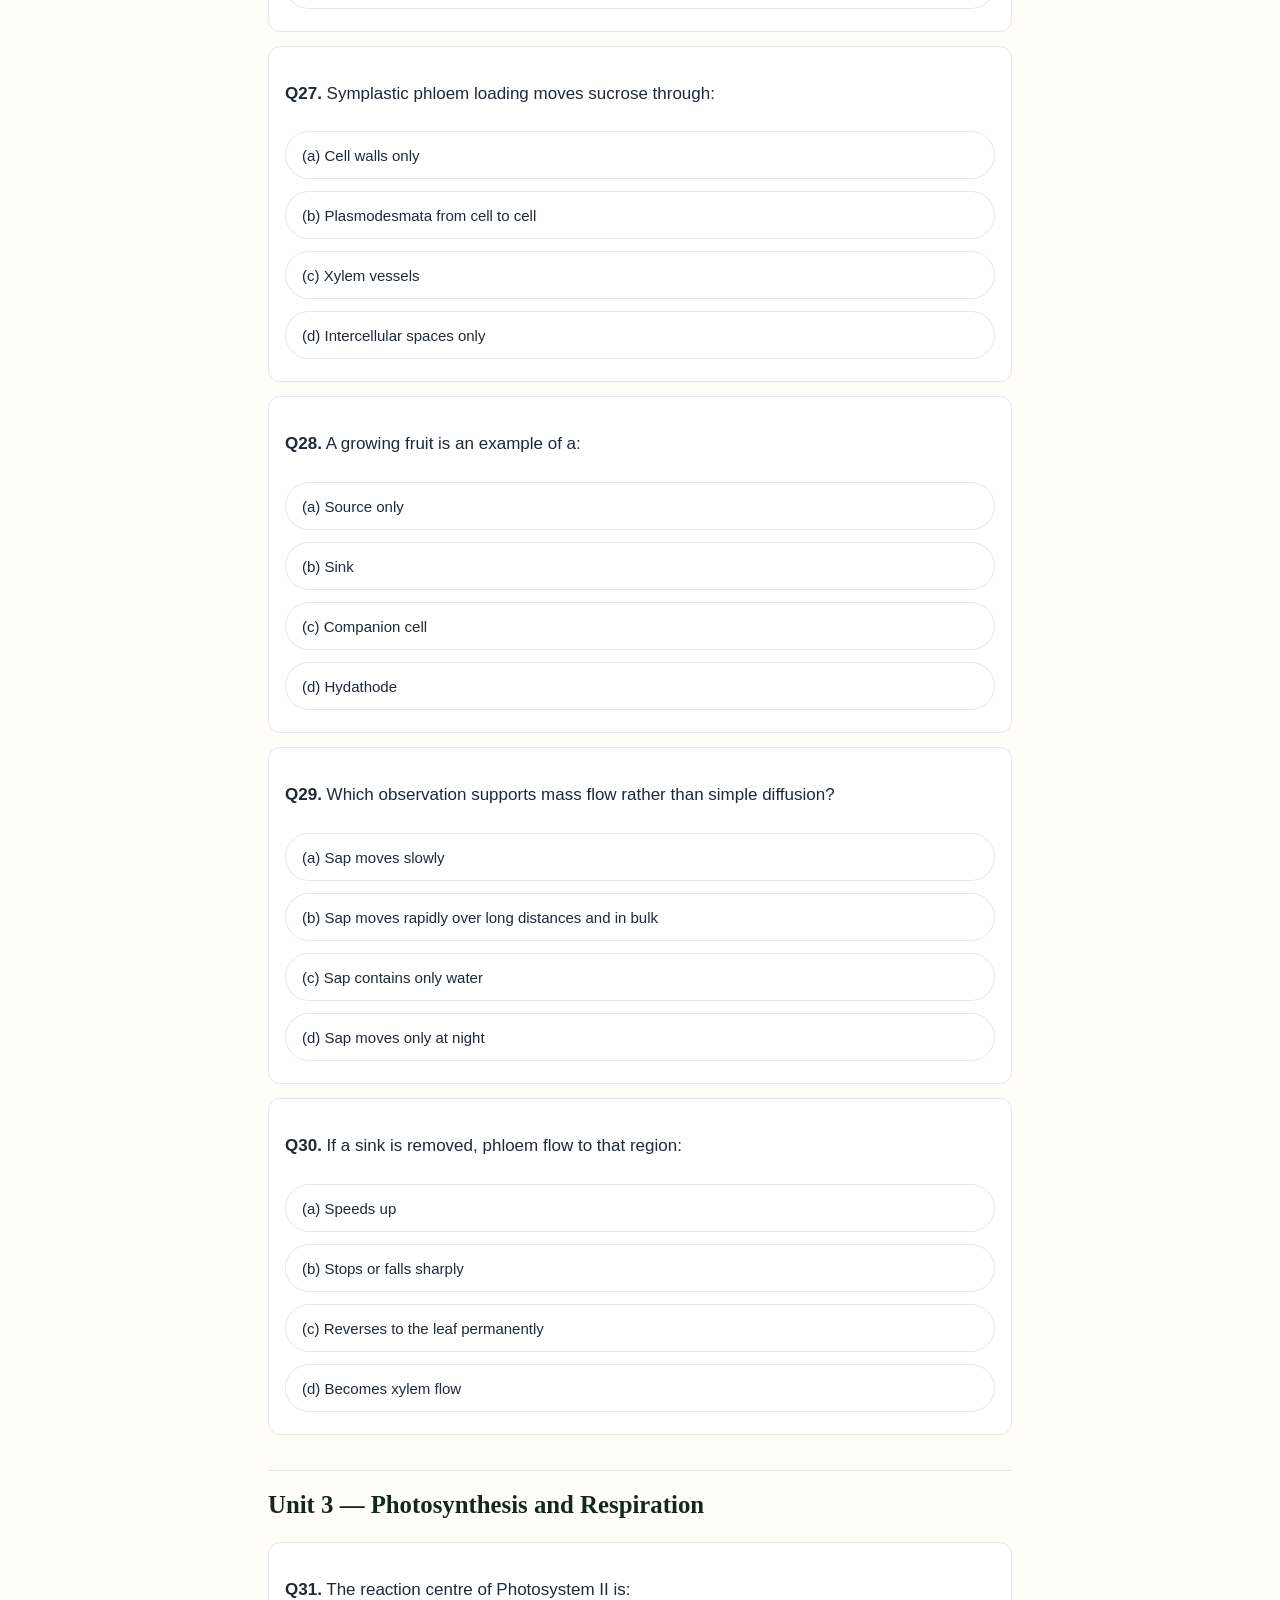
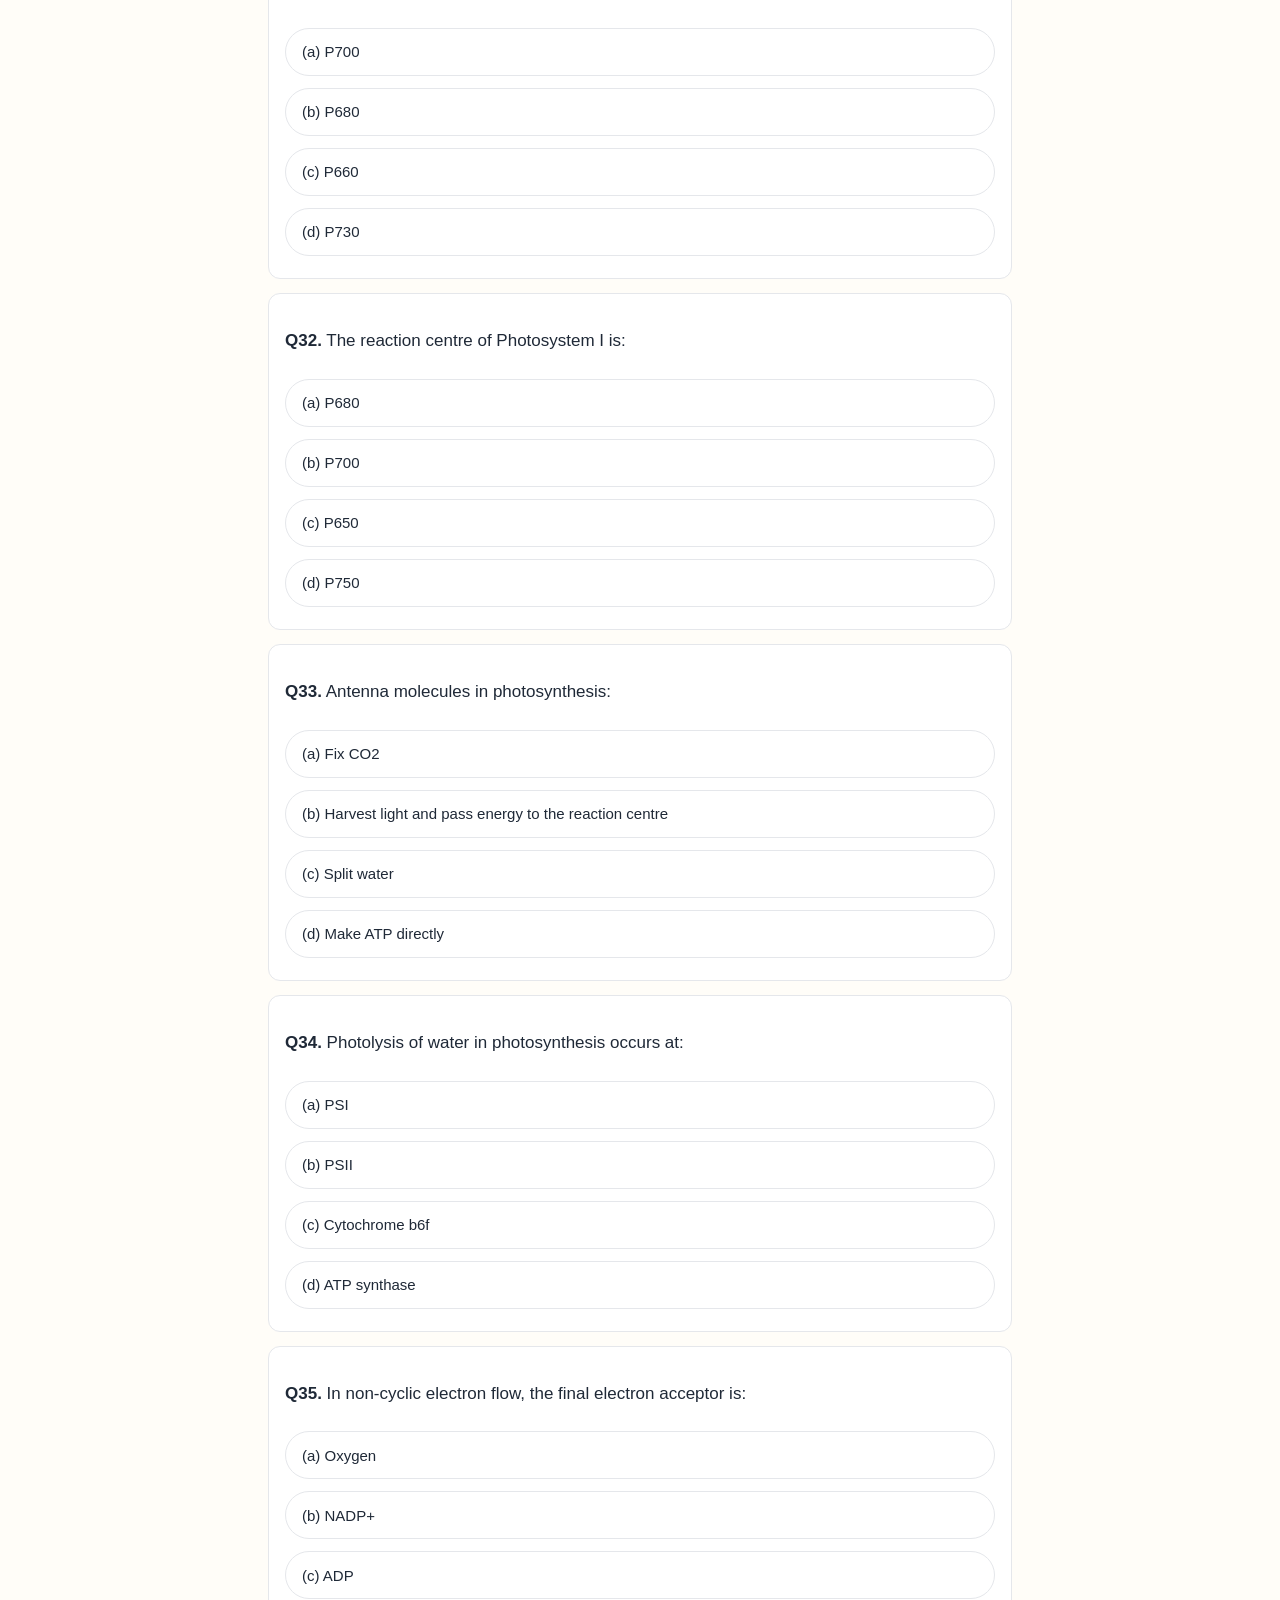
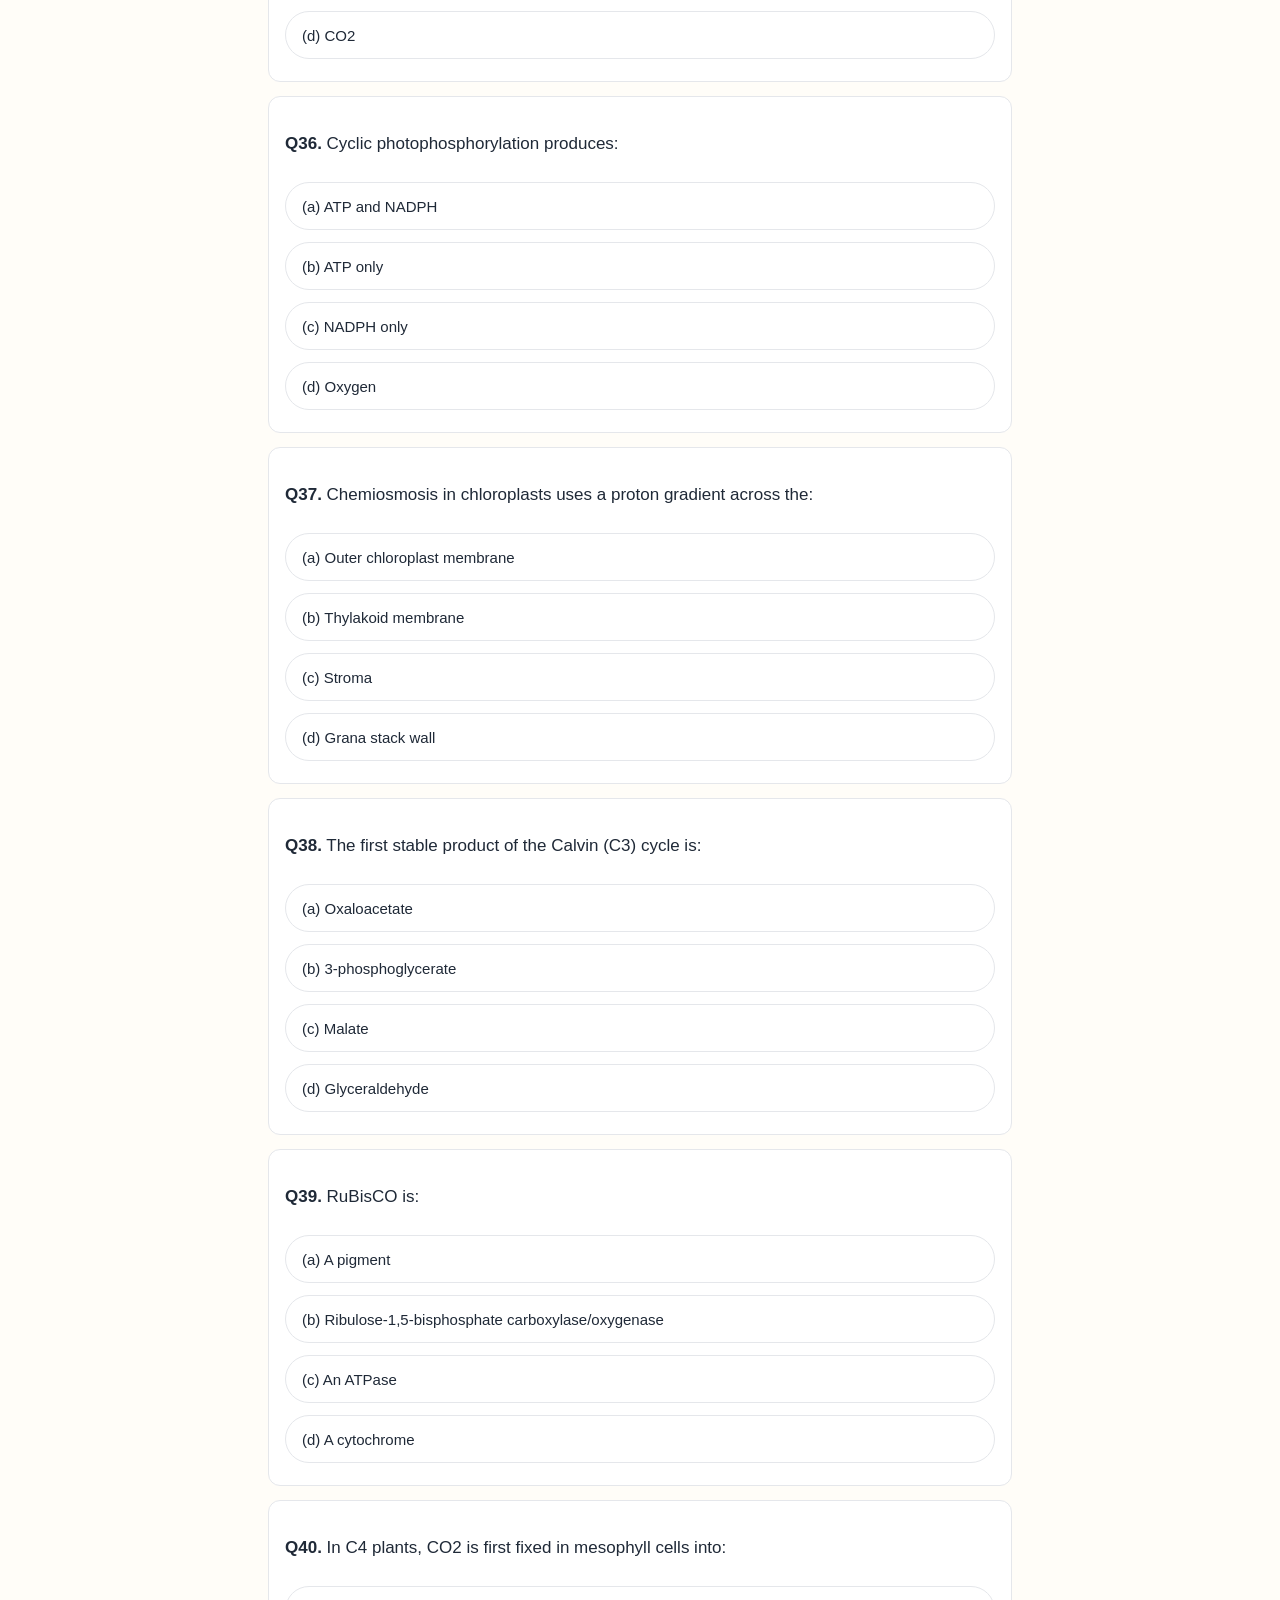
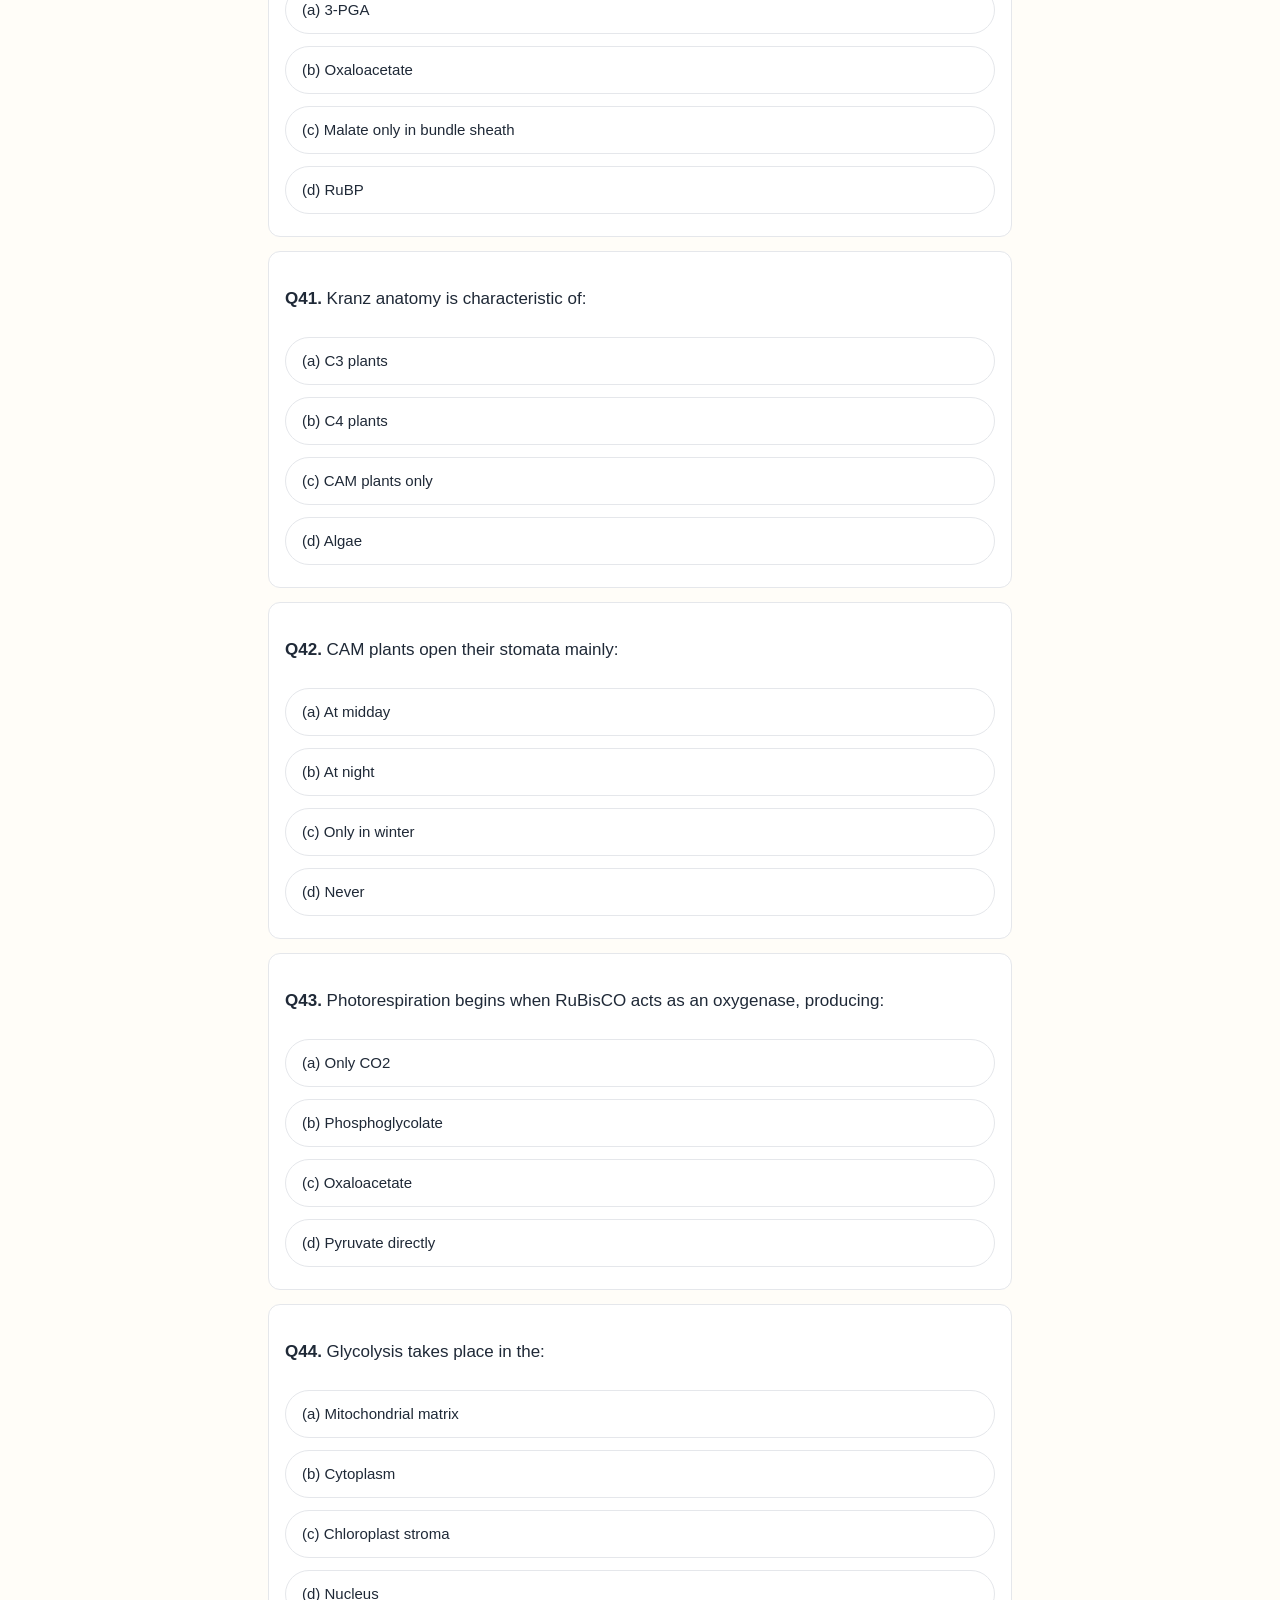
<file: bot/mcq.html>
<!DOCTYPE html><html lang="en"><head><meta charset="utf-8"><meta name="viewport" content="width=device-width,initial-scale=1">
<title>MCQ Quiz — BOT-DSM-511</title><link rel="stylesheet" href="assets/css/style.css"></head>
<body><header class="site"><div class="nav"><a class="brand" href="index.html">BOT-DSM-511</a><nav class="nav-primary" aria-label="Primary"><a href="index.html">Home</a><a href="syllabus.html">Units</a><a href="quiz.html">Quiz Corner</a></nav><span class="header-progress" id="headerProgress">Progress: 0%</span><button class="menu-toggle" id="menuToggle" type="button" aria-expanded="false" aria-controls="siteMenu" aria-label="Open menu"><svg viewBox="0 0 24 24" width="20" height="20" aria-hidden="true"><path d="M3 6h18M3 12h18M3 18h18" stroke="currentColor" stroke-width="2" stroke-linecap="round" fill="none"/></svg><span>Menu</span></button><div class="site-menu" id="siteMenu" hidden><p class="menu-heading">Units</p><a href="units/unit1.html">Unit 1 — Water relations &amp; mineral nutrition</a><a href="units/unit2.html">Unit 2 — Translocation in phloem</a><a href="units/unit3.html">Unit 3 — Photosynthesis &amp; respiration</a><a href="units/unit4.html">Unit 4 — Enzymes &amp; nitrogen metabolism</a><a href="units/unit5.html">Unit 5 — Growth regulators &amp; light/temperature</a><p class="menu-heading">Study</p><a href="quiz.html">Quiz Corner</a><a href="mcq.html">MCQs</a><a href="pyq.html">Dec 2025 PYQ</a><a href="model-papers.html">Model Papers</a><a href="syllabus.html">Syllabus</a><a href="credits.html">Image Credits</a></div></div></header><main>
<h1>MCQ Quiz</h1><p>Click an option, then read the explanation. There is no login and no score is stored. Use the quiz after reading a unit, not instead of reading it.</p>
<p><strong>Counts:</strong> Unit 1: 15 &middot; Unit 2: 15 &middot; Unit 3: 20 &middot; Unit 4: 15 &middot; Unit 5: 18 &middot; Unit MCQs total: 83 &middot; Plus the 10 Dec 2025 PYQ MCQs below, clearly labelled.</p>
<h2>Unit 1 — Plant-Water Relations and Mineral Nutrition</h2>
<div class="quiz-q" data-quiz><p><strong>Q1.</strong> The water potential of pure water at atmospheric pressure is:</p>
<button class="opt" type="button">(a) -1 MPa</button>
<button class="opt" type="button">(b) 0 MPa</button>
<button class="opt" type="button">(c) +1 MPa</button>
<button class="opt" type="button">(d) -0.5 MPa</button>
<div class="answer"><strong>Correct answer: (b) 0 MPa.</strong> Pure water is the reference: its water potential is zero. Solutes make it negative.</div></div>
<div class="quiz-q" data-quiz><p><strong>Q2.</strong> Water potential (Ψ) of a plant cell is the sum of:</p>
<button class="opt" type="button">(a) Solute potential and matric potential only</button>
<button class="opt" type="button">(b) Pressure potential and gravitational potential only</button>
<button class="opt" type="button">(c) Solute potential and pressure potential</button>
<button class="opt" type="button">(d) Osmotic pressure and turgor pressure</button>
<div class="answer"><strong>Correct answer: (c) Solute potential and pressure potential.</strong> Ψ = Ψs + Ψp. In most cells matric potential is small and often included with Ψs in simple treatments.</div></div>
<div class="quiz-q" data-quiz><p><strong>Q3.</strong> In a fully turgid cell, the pressure potential is:</p>
<button class="opt" type="button">(a) Zero</button>
<button class="opt" type="button">(b) Negative</button>
<button class="opt" type="button">(c) Positive</button>
<button class="opt" type="button">(d) Equal to solute potential</button>
<div class="answer"><strong>Correct answer: (c) Positive.</strong> Turgor pressure pushes the wall outward, so Ψp is positive and balances the negative Ψs.</div></div>
<div class="quiz-q" data-quiz><p><strong>Q4.</strong> Most transpiration in a typical leaf occurs through:</p>
<button class="opt" type="button">(a) Cuticle</button>
<button class="opt" type="button">(b) Lenticels</button>
<button class="opt" type="button">(c) Stomata</button>
<button class="opt" type="button">(d) Hydathodes</button>
<div class="answer"><strong>Correct answer: (c) Stomata.</strong> Stomatal transpiration dominates in most leaves; cuticular loss is much smaller.</div></div>
<div class="quiz-q" data-quiz><p><strong>Q5.</strong> Transpiration pull in the ascent of sap depends mainly on:</p>
<button class="opt" type="button">(a) Root pressure alone</button>
<button class="opt" type="button">(b) Cohesion and adhesion of water</button>
<button class="opt" type="button">(c) Capillarity alone</button>
<button class="opt" type="button">(d) Imbibition by seeds</button>
<div class="answer"><strong>Correct answer: (b) Cohesion and adhesion of water.</strong> Cohesion between water molecules and adhesion to xylem walls transmit the pull from leaves to roots.</div></div>
<div class="quiz-q" data-quiz><p><strong>Q6.</strong> Which factor increases the rate of transpiration?</p>
<button class="opt" type="button">(a) High humidity</button>
<button class="opt" type="button">(b) Low temperature</button>
<button class="opt" type="button">(c) Strong wind</button>
<button class="opt" type="button">(d) Closed stomata</button>
<div class="answer"><strong>Correct answer: (c) Strong wind.</strong> Wind removes the humid boundary layer around the leaf, steepening the vapour gradient.</div></div>
<div class="quiz-q" data-quiz><p><strong>Q7.</strong> Guttation differs from transpiration because guttation:</p>
<button class="opt" type="button">(a) Loses water as vapour</button>
<button class="opt" type="button">(b) Occurs through hydathodes as liquid</button>
<button class="opt" type="button">(c) Needs open stomata</button>
<button class="opt" type="button">(d) Occurs only at noon</button>
<div class="answer"><strong>Correct answer: (b) Occurs through hydathodes as liquid.</strong> Guttation is liquid water forced out through hydathodes, usually at night when transpiration is low and root pressure is active.</div></div>
<div class="quiz-q" data-quiz><p><strong>Q8.</strong> Root pressure is best demonstrated by:</p>
<button class="opt" type="button">(a) Wilting in sunlight</button>
<button class="opt" type="button">(b) Bleeding from a cut stem</button>
<button class="opt" type="button">(c) Opening of flowers</button>
<button class="opt" type="button">(d) Leaf abscission</button>
<div class="answer"><strong>Correct answer: (b) Bleeding from a cut stem.</strong> Sap exuding from a cut stem shows positive pressure from roots; it is weak and cannot alone lift water in tall trees.</div></div>
<div class="quiz-q" data-quiz><p><strong>Q9.</strong> Which element is a macronutrient?</p>
<button class="opt" type="button">(a) Zinc</button>
<button class="opt" type="button">(b) Molybdenum</button>
<button class="opt" type="button">(c) Potassium</button>
<button class="opt" type="button">(d) Boron</button>
<div class="answer"><strong>Correct answer: (c) Potassium.</strong> Macronutrients (N, P, K, Ca, Mg, S) are needed in large amounts; Zn, Mo and B are micronutrients.</div></div>
<div class="quiz-q" data-quiz><p><strong>Q10.</strong> Magnesium is a component of:</p>
<button class="opt" type="button">(a) Haemoglobin</button>
<button class="opt" type="button">(b) Chlorophyll</button>
<button class="opt" type="button">(c) DNA bases only</button>
<button class="opt" type="button">(d) Cellulose</button>
<div class="answer"><strong>Correct answer: (b) Chlorophyll.</strong> Mg is the central atom of the chlorophyll molecule.</div></div>
<div class="quiz-q" data-quiz><p><strong>Q11.</strong> According to Arnon and Stout, an element is essential if the plant:</p>
<button class="opt" type="button">(a) Grows faster with it</button>
<button class="opt" type="button">(b) Cannot complete its life cycle without it and it cannot be replaced</button>
<button class="opt" type="button">(c) Absorbs it from soil</button>
<button class="opt" type="button">(d) Stores it in seeds</button>
<div class="answer"><strong>Correct answer: (b) Cannot complete its life cycle without it and it cannot be replaced.</strong> Essentiality requires indispensability, a specific role, and no complete substitute.</div></div>
<div class="quiz-q" data-quiz><p><strong>Q12.</strong> Iron deficiency in plants most commonly shows as:</p>
<button class="opt" type="button">(a) Purple leaves</button>
<button class="opt" type="button">(b) Interveinal chlorosis of young leaves</button>
<button class="opt" type="button">(c) Root rot</button>
<button class="opt" type="button">(d) Fruit cracking</button>
<div class="answer"><strong>Correct answer: (b) Interveinal chlorosis of young leaves.</strong> Fe is needed for chlorophyll synthesis; young leaves yellow between veins because Fe is relatively immobile.</div></div>
<div class="quiz-q" data-quiz><p><strong>Q13.</strong> Facilitated diffusion across a membrane:</p>
<button class="opt" type="button">(a) Needs ATP directly</button>
<button class="opt" type="button">(b) Uses a carrier or channel down a gradient</button>
<button class="opt" type="button">(c) Moves only water</button>
<button class="opt" type="button">(d) Occurs only in roots</button>
<div class="answer"><strong>Correct answer: (b) Uses a carrier or channel down a gradient.</strong> Facilitated diffusion is passive but carrier/channel-mediated, so it is faster and more selective than simple diffusion.</div></div>
<div class="quiz-q" data-quiz><p><strong>Q14.</strong> A channel differs from a carrier protein mainly in that a channel:</p>
<button class="opt" type="button">(a) Binds ATP</button>
<button class="opt" type="button">(b) Forms a continuous pore and transports much faster</button>
<button class="opt" type="button">(c) Works only against a gradient</button>
<button class="opt" type="button">(d) Is never selective</button>
<div class="answer"><strong>Correct answer: (b) Forms a continuous pore and transports much faster.</strong> Channels are pores; carriers bind, change shape and release, so they are slower.</div></div>
<div class="quiz-q" data-quiz><p><strong>Q15.</strong> Primary active transport is driven directly by:</p>
<button class="opt" type="button">(a) A proton gradient</button>
<button class="opt" type="button">(b) ATP hydrolysis by a pump</button>
<button class="opt" type="button">(c) Osmosis</button>
<button class="opt" type="button">(d) Diffusion of sucrose</button>
<div class="answer"><strong>Correct answer: (b) ATP hydrolysis by a pump.</strong> P-ATPases and similar pumps hydrolyse ATP. Secondary active transport instead uses a gradient made by such a pump.</div></div>
<h2>Unit 2 — Translocation in Phloem</h2>
<div class="quiz-q" data-quiz><p><strong>Q16.</strong> The main sugar transported in phloem sap is:</p>
<button class="opt" type="button">(a) Glucose</button>
<button class="opt" type="button">(b) Fructose</button>
<button class="opt" type="button">(c) Sucrose</button>
<button class="opt" type="button">(d) Starch</button>
<div class="answer"><strong>Correct answer: (c) Sucrose.</strong> Sucrose is non-reducing, soluble and stable for long-distance transport.</div></div>
<div class="quiz-q" data-quiz><p><strong>Q17.</strong> Phloem sap also contains, besides sugars:</p>
<button class="opt" type="button">(a) Only water</button>
<button class="opt" type="button">(b) Amino acids, hormones and minerals</button>
<button class="opt" type="button">(c) Only starch</button>
<button class="opt" type="button">(d) Chlorophyll</button>
<div class="answer"><strong>Correct answer: (b) Amino acids, hormones and minerals.</strong> Sap carries amino acids, some minerals, hormones and signalling molecules, at alkaline pH.</div></div>
<div class="quiz-q" data-quiz><p><strong>Q18.</strong> Sieve tube elements are unusual because they are:</p>
<button class="opt" type="button">(a) Dead at maturity</button>
<button class="opt" type="button">(b) Living but without a nucleus at maturity</button>
<button class="opt" type="button">(c) Found only in roots</button>
<button class="opt" type="button">(d) Filled with chloroplasts</button>
<div class="answer"><strong>Correct answer: (b) Living but without a nucleus at maturity.</strong> Mature sieve elements lose their nucleus and rely on companion cells.</div></div>
<div class="quiz-q" data-quiz><p><strong>Q19.</strong> Companion cells are closely associated with:</p>
<button class="opt" type="button">(a) Tracheids</button>
<button class="opt" type="button">(b) Sieve tube elements</button>
<button class="opt" type="button">(c) Guard cells</button>
<button class="opt" type="button">(d) Root hairs</button>
<div class="answer"><strong>Correct answer: (b) Sieve tube elements.</strong> Companion cells load solutes into sieve tubes and keep them alive.</div></div>
<div class="quiz-q" data-quiz><p><strong>Q20.</strong> In the girdling experiment, removing a ring of bark:</p>
<button class="opt" type="button">(a) Stops xylem flow immediately</button>
<button class="opt" type="button">(b) Stops phloem flow and causes swelling above the ring</button>
<button class="opt" type="button">(c) Kills the root at once</button>
<button class="opt" type="button">(d) Stops photosynthesis</button>
<div class="answer"><strong>Correct answer: (b) Stops phloem flow and causes swelling above the ring.</strong> Bark removal interrupts phloem; food accumulates above the girdle and roots starve.</div></div>
<div class="quiz-q" data-quiz><p><strong>Q21.</strong> The pressure flow model was proposed by:</p>
<button class="opt" type="button">(a) Dixon</button>
<button class="opt" type="button">(b) Münch</button>
<button class="opt" type="button">(c) Arnon</button>
<button class="opt" type="button">(d) Calvin</button>
<div class="answer"><strong>Correct answer: (b) Münch.</strong> Ernst Münch proposed mass flow driven by a turgor-pressure gradient in 1930.</div></div>
<div class="quiz-q" data-quiz><p><strong>Q22.</strong> In pressure flow, movement is from:</p>
<button class="opt" type="button">(a) Sink to source</button>
<button class="opt" type="button">(b) Source to sink</button>
<button class="opt" type="button">(c) Leaf to leaf</button>
<button class="opt" type="button">(d) Root to shoot only</button>
<div class="answer"><strong>Correct answer: (b) Source to sink.</strong> Sources (usually leaves) load solutes; sinks (roots, fruits, growing tips) unload them.</div></div>
<div class="quiz-q" data-quiz><p><strong>Q23.</strong> Phloem loading at the source involves:</p>
<button class="opt" type="button">(a) Passive diffusion of sucrose only</button>
<button class="opt" type="button">(b) Active sucrose-H+ cotransport into sieve tubes</button>
<button class="opt" type="button">(c) Root pressure</button>
<button class="opt" type="button">(d) Evaporation</button>
<div class="answer"><strong>Correct answer: (b) Active sucrose-H+ cotransport into sieve tubes.</strong> Sucrose is pumped against its gradient using a proton gradient made by H+-ATPase.</div></div>
<div class="quiz-q" data-quiz><p><strong>Q24.</strong> Water enters sieve tubes at the source because:</p>
<button class="opt" type="button">(a) Solute concentration rises, lowering water potential</button>
<button class="opt" type="button">(b) Temperature rises</button>
<button class="opt" type="button">(c) Stomata open</button>
<button class="opt" type="button">(d) Roots push it directly</button>
<div class="answer"><strong>Correct answer: (a) Solute concentration rises, lowering water potential.</strong> High solute concentration lowers Ψ, water enters by osmosis, and turgor pressure rises.</div></div>
<div class="quiz-q" data-quiz><p><strong>Q25.</strong> At the sink, unloading causes:</p>
<button class="opt" type="button">(a) Pressure to rise further</button>
<button class="opt" type="button">(b) Water to leave the sieve tube and pressure to fall</button>
<button class="opt" type="button">(c) Photosynthesis to stop</button>
<button class="opt" type="button">(d) Xylem to close</button>
<div class="answer"><strong>Correct answer: (b) Water to leave the sieve tube and pressure to fall.</strong> Solute removal raises Ψ, water exits, and pressure falls — maintaining the source-to-sink gradient.</div></div>
<div class="quiz-q" data-quiz><p><strong>Q26.</strong> Evidence for phloem transport from aphid stylets is that:</p>
<button class="opt" type="button">(a) Aphids eat xylem</button>
<button class="opt" type="button">(b) Stylets left in sieve tubes exude sap under pressure</button>
<button class="opt" type="button">(c) Aphids stop transpiration</button>
<button class="opt" type="button">(d) Stylets block roots</button>
<div class="answer"><strong>Correct answer: (b) Stylets left in sieve tubes exude sap under pressure.</strong> Cut aphid stylets exude phloem sap, showing it is under positive pressure.</div></div>
<div class="quiz-q" data-quiz><p><strong>Q27.</strong> Symplastic phloem loading moves sucrose through:</p>
<button class="opt" type="button">(a) Cell walls only</button>
<button class="opt" type="button">(b) Plasmodesmata from cell to cell</button>
<button class="opt" type="button">(c) Xylem vessels</button>
<button class="opt" type="button">(d) Intercellular spaces only</button>
<div class="answer"><strong>Correct answer: (b) Plasmodesmata from cell to cell.</strong> Symplastic loading passes through plasmodesmata; apoplastic loading crosses membranes via transporters.</div></div>
<div class="quiz-q" data-quiz><p><strong>Q28.</strong> A growing fruit is an example of a:</p>
<button class="opt" type="button">(a) Source only</button>
<button class="opt" type="button">(b) Sink</button>
<button class="opt" type="button">(c) Companion cell</button>
<button class="opt" type="button">(d) Hydathode</button>
<div class="answer"><strong>Correct answer: (b) Sink.</strong> Sinks import food: growing fruits, roots, tubers and young leaves.</div></div>
<div class="quiz-q" data-quiz><p><strong>Q29.</strong> Which observation supports mass flow rather than simple diffusion?</p>
<button class="opt" type="button">(a) Sap moves slowly</button>
<button class="opt" type="button">(b) Sap moves rapidly over long distances and in bulk</button>
<button class="opt" type="button">(c) Sap contains only water</button>
<button class="opt" type="button">(d) Sap moves only at night</button>
<div class="answer"><strong>Correct answer: (b) Sap moves rapidly over long distances and in bulk.</strong> Observed rates and bulk movement over metres are far too fast for diffusion alone.</div></div>
<div class="quiz-q" data-quiz><p><strong>Q30.</strong> If a sink is removed, phloem flow to that region:</p>
<button class="opt" type="button">(a) Speeds up</button>
<button class="opt" type="button">(b) Stops or falls sharply</button>
<button class="opt" type="button">(c) Reverses to the leaf permanently</button>
<button class="opt" type="button">(d) Becomes xylem flow</button>
<div class="answer"><strong>Correct answer: (b) Stops or falls sharply.</strong> Flow depends on sink demand; without unloading, the pressure gradient collapses.</div></div>
<h2>Unit 3 — Photosynthesis and Respiration</h2>
<div class="quiz-q" data-quiz><p><strong>Q31.</strong> The reaction centre of Photosystem II is:</p>
<button class="opt" type="button">(a) P700</button>
<button class="opt" type="button">(b) P680</button>
<button class="opt" type="button">(c) P660</button>
<button class="opt" type="button">(d) P730</button>
<div class="answer"><strong>Correct answer: (b) P680.</strong> P680 absorbs maximally near 680 nm; PSI uses P700.</div></div>
<div class="quiz-q" data-quiz><p><strong>Q32.</strong> The reaction centre of Photosystem I is:</p>
<button class="opt" type="button">(a) P680</button>
<button class="opt" type="button">(b) P700</button>
<button class="opt" type="button">(c) P650</button>
<button class="opt" type="button">(d) P750</button>
<div class="answer"><strong>Correct answer: (b) P700.</strong> P700 is the PSI reaction-centre chlorophyll a.</div></div>
<div class="quiz-q" data-quiz><p><strong>Q33.</strong> Antenna molecules in photosynthesis:</p>
<button class="opt" type="button">(a) Fix CO2</button>
<button class="opt" type="button">(b) Harvest light and pass energy to the reaction centre</button>
<button class="opt" type="button">(c) Split water</button>
<button class="opt" type="button">(d) Make ATP directly</button>
<div class="answer"><strong>Correct answer: (b) Harvest light and pass energy to the reaction centre.</strong> Antenna pigments absorb light and funnel excitation energy to the reaction centre.</div></div>
<div class="quiz-q" data-quiz><p><strong>Q34.</strong> Photolysis of water in photosynthesis occurs at:</p>
<button class="opt" type="button">(a) PSI</button>
<button class="opt" type="button">(b) PSII</button>
<button class="opt" type="button">(c) Cytochrome b6f</button>
<button class="opt" type="button">(d) ATP synthase</button>
<div class="answer"><strong>Correct answer: (b) PSII.</strong> The oxygen-evolving complex of PSII splits water, releasing O2, protons and electrons.</div></div>
<div class="quiz-q" data-quiz><p><strong>Q35.</strong> In non-cyclic electron flow, the final electron acceptor is:</p>
<button class="opt" type="button">(a) Oxygen</button>
<button class="opt" type="button">(b) NADP+</button>
<button class="opt" type="button">(c) ADP</button>
<button class="opt" type="button">(d) CO2</button>
<div class="answer"><strong>Correct answer: (c) ADP.</strong> Electrons end on NADP+, forming NADPH for the Calvin cycle.</div></div>
<div class="quiz-q" data-quiz><p><strong>Q36.</strong> Cyclic photophosphorylation produces:</p>
<button class="opt" type="button">(a) ATP and NADPH</button>
<button class="opt" type="button">(b) ATP only</button>
<button class="opt" type="button">(c) NADPH only</button>
<button class="opt" type="button">(d) Oxygen</button>
<div class="answer"><strong>Correct answer: (b) ATP only.</strong> Cyclic flow around PSI makes ATP without NADPH or O2, balancing the ATP:NADPH ratio.</div></div>
<div class="quiz-q" data-quiz><p><strong>Q37.</strong> Chemiosmosis in chloroplasts uses a proton gradient across the:</p>
<button class="opt" type="button">(a) Outer chloroplast membrane</button>
<button class="opt" type="button">(b) Thylakoid membrane</button>
<button class="opt" type="button">(c) Stroma</button>
<button class="opt" type="button">(d) Grana stack wall</button>
<div class="answer"><strong>Correct answer: (b) Thylakoid membrane.</strong> Protons accumulate in the thylakoid lumen; flow back through CFo/CF1 makes ATP.</div></div>
<div class="quiz-q" data-quiz><p><strong>Q38.</strong> The first stable product of the Calvin (C3) cycle is:</p>
<button class="opt" type="button">(a) Oxaloacetate</button>
<button class="opt" type="button">(b) 3-phosphoglycerate</button>
<button class="opt" type="button">(c) Malate</button>
<button class="opt" type="button">(d) Glyceraldehyde</button>
<div class="answer"><strong>Correct answer: (b) 3-phosphoglycerate.</strong> CO2 + RuBP gives two molecules of 3-phosphoglycerate, catalysed by RuBisCO.</div></div>
<div class="quiz-q" data-quiz><p><strong>Q39.</strong> RuBisCO is:</p>
<button class="opt" type="button">(a) A pigment</button>
<button class="opt" type="button">(b) Ribulose-1,5-bisphosphate carboxylase/oxygenase</button>
<button class="opt" type="button">(c) An ATPase</button>
<button class="opt" type="button">(d) A cytochrome</button>
<div class="answer"><strong>Correct answer: (b) Ribulose-1,5-bisphosphate carboxylase/oxygenase.</strong> RuBisCO carboxylates RuBP in C3 fixation and can also oxygenate it in photorespiration.</div></div>
<div class="quiz-q" data-quiz><p><strong>Q40.</strong> In C4 plants, CO2 is first fixed in mesophyll cells into:</p>
<button class="opt" type="button">(a) 3-PGA</button>
<button class="opt" type="button">(b) Oxaloacetate</button>
<button class="opt" type="button">(c) Malate only in bundle sheath</button>
<button class="opt" type="button">(d) RuBP</button>
<div class="answer"><strong>Correct answer: (b) Oxaloacetate.</strong> PEP carboxylase fixes CO2 into oxaloacetate in mesophyll cells; the C4 acid moves to bundle-sheath cells.</div></div>
<div class="quiz-q" data-quiz><p><strong>Q41.</strong> Kranz anatomy is characteristic of:</p>
<button class="opt" type="button">(a) C3 plants</button>
<button class="opt" type="button">(b) C4 plants</button>
<button class="opt" type="button">(c) CAM plants only</button>
<button class="opt" type="button">(d) Algae</button>
<div class="answer"><strong>Correct answer: (b) C4 plants.</strong> C4 leaves show a wreath of bundle-sheath cells around veins.</div></div>
<div class="quiz-q" data-quiz><p><strong>Q42.</strong> CAM plants open their stomata mainly:</p>
<button class="opt" type="button">(a) At midday</button>
<button class="opt" type="button">(b) At night</button>
<button class="opt" type="button">(c) Only in winter</button>
<button class="opt" type="button">(d) Never</button>
<div class="answer"><strong>Correct answer: (b) At night.</strong> CAM plants fix CO2 at night into malic acid and close stomata by day, saving water.</div></div>
<div class="quiz-q" data-quiz><p><strong>Q43.</strong> Photorespiration begins when RuBisCO acts as an oxygenase, producing:</p>
<button class="opt" type="button">(a) Only CO2</button>
<button class="opt" type="button">(b) Phosphoglycolate</button>
<button class="opt" type="button">(c) Oxaloacetate</button>
<button class="opt" type="button">(d) Pyruvate directly</button>
<div class="answer"><strong>Correct answer: (b) Phosphoglycolate.</strong> Phosphoglycolate is salvaged through chloroplast, peroxisome and mitochondrion cooperation, losing CO2.</div></div>
<div class="quiz-q" data-quiz><p><strong>Q44.</strong> Glycolysis takes place in the:</p>
<button class="opt" type="button">(a) Mitochondrial matrix</button>
<button class="opt" type="button">(b) Cytoplasm</button>
<button class="opt" type="button">(c) Chloroplast stroma</button>
<button class="opt" type="button">(d) Nucleus</button>
<div class="answer"><strong>Correct answer: (b) Cytoplasm.</strong> Glycolysis is cytosolic and does not need oxygen.</div></div>
<div class="quiz-q" data-quiz><p><strong>Q45.</strong> In glycolysis, the net gain per glucose is:</p>
<button class="opt" type="button">(a) 2 ATP and 2 NADH</button>
<button class="opt" type="button">(b) 4 ATP and 4 NADH</button>
<button class="opt" type="button">(c) 2 ATP only</button>
<button class="opt" type="button">(d) 8 ATP</button>
<div class="answer"><strong>Correct answer: (a) 2 ATP and 2 NADH.</strong> Gross 4 ATP are made, 2 ATP are invested, so net = 2 ATP, plus 2 NADH and 2 pyruvate.</div></div>
<div class="quiz-q" data-quiz><p><strong>Q46.</strong> The TCA (Krebs) cycle operates in the:</p>
<button class="opt" type="button">(a) Cytoplasm</button>
<button class="opt" type="button">(b) Mitochondrial matrix</button>
<button class="opt" type="button">(c) Thylakoid lumen</button>
<button class="opt" type="button">(d) Golgi body</button>
<div class="answer"><strong>Correct answer: (b) Mitochondrial matrix.</strong> Pyruvate enters mitochondria, forms acetyl-CoA, and is oxidised in the matrix.</div></div>
<div class="quiz-q" data-quiz><p><strong>Q47.</strong> The electron transport chain of respiration is located in the:</p>
<button class="opt" type="button">(a) Outer mitochondrial membrane</button>
<button class="opt" type="button">(b) Inner mitochondrial membrane</button>
<button class="opt" type="button">(c) Matrix</button>
<button class="opt" type="button">(d) Cristae lumen only</button>
<div class="answer"><strong>Correct answer: (b) Inner mitochondrial membrane.</strong> Complexes I–IV and ATP synthase sit in the inner mitochondrial membrane.</div></div>
<div class="quiz-q" data-quiz><p><strong>Q48.</strong> The glyoxylate cycle occurs in:</p>
<button class="opt" type="button">(a) Chloroplasts</button>
<button class="opt" type="button">(b) Glyoxysomes</button>
<button class="opt" type="button">(c) Ribosomes</button>
<button class="opt" type="button">(d) Vacuoles</button>
<div class="answer"><strong>Correct answer: (b) Glyoxysomes.</strong> Glyoxysomes in germinating oil seeds convert fat-derived acetyl-CoA toward sugars, bypassing CO2-loss steps of the TCA cycle.</div></div>
<div class="quiz-q" data-quiz><p><strong>Q49.</strong> The oxidative pentose phosphate pathway mainly provides:</p>
<button class="opt" type="button">(a) ATP only</button>
<button class="opt" type="button">(b) NADPH and pentose phosphates</button>
<button class="opt" type="button">(c) Oxygen</button>
<button class="opt" type="button">(d) Pyruvate</button>
<div class="answer"><strong>Correct answer: (b) NADPH and pentose phosphates.</strong> It supplies NADPH for biosynthesis and ribose-5-phosphate for nucleotides.</div></div>
<div class="quiz-q" data-quiz><p><strong>Q50.</strong> Fermentation differs from aerobic respiration in that it:</p>
<button class="opt" type="button">(a) Needs oxygen</button>
<button class="opt" type="button">(b) Regenerates NAD+ without an electron transport chain</button>
<button class="opt" type="button">(c) Makes more ATP per glucose</button>
<button class="opt" type="button">(d) Occurs in mitochondria</button>
<div class="answer"><strong>Correct answer: (b) Regenerates NAD+ without an electron transport chain.</strong> Fermentation recycles NADH to NAD+ in the cytoplasm, yielding only the glycolytic ATP.</div></div>
<h2>Unit 4 — Enzymes and Nitrogen Metabolism</h2>
<div class="quiz-q" data-quiz><p><strong>Q51.</strong> Enzymes are mainly:</p>
<button class="opt" type="button">(a) Lipids</button>
<button class="opt" type="button">(b) Proteins</button>
<button class="opt" type="button">(c) Carbohydrates</button>
<button class="opt" type="button">(d) Nucleic acids</button>
<div class="answer"><strong>Correct answer: (b) Proteins.</strong> Most enzymes are proteins; a few catalytic RNAs (ribozymes) are the exception.</div></div>
<div class="quiz-q" data-quiz><p><strong>Q52.</strong> The part of an enzyme where the substrate binds is the:</p>
<button class="opt" type="button">(a) Allosteric site only</button>
<button class="opt" type="button">(b) Active site</button>
<button class="opt" type="button">(c) Cofactor</button>
<button class="opt" type="button">(d) Holoenzyme</button>
<div class="answer"><strong>Correct answer: (b) Active site.</strong> The active site binds substrate and stabilises the transition state.</div></div>
<div class="quiz-q" data-quiz><p><strong>Q53.</strong> Induced-fit theory states that:</p>
<button class="opt" type="button">(a) Enzyme and substrate are rigid</button>
<button class="opt" type="button">(b) The active site changes shape on substrate binding</button>
<button class="opt" type="button">(c) Substrate changes the enzyme permanently</button>
<button class="opt" type="button">(d) All enzymes need a cofactor</button>
<div class="answer"><strong>Correct answer: (b) The active site changes shape on substrate binding.</strong> Binding induces a conformational change that fits substrate better than a rigid lock and key.</div></div>
<div class="quiz-q" data-quiz><p><strong>Q54.</strong> Km (Michaelis constant) is the substrate concentration at which the rate is:</p>
<button class="opt" type="button">(a) Maximum</button>
<button class="opt" type="button">(b) Half-maximum</button>
<button class="opt" type="button">(c) Zero</button>
<button class="opt" type="button">(d) Double the maximum</button>
<div class="answer"><strong>Correct answer: (b) Half-maximum.</strong> Low Km means high affinity; Km is a useful comparative measure, not a direct binding constant.</div></div>
<div class="quiz-q" data-quiz><p><strong>Q55.</strong> A competitive inhibitor:</p>
<button class="opt" type="button">(a) Binds only the enzyme-substrate complex</button>
<button class="opt" type="button">(b) Competes with substrate for the active site</button>
<button class="opt" type="button">(c) Lowers Vmax permanently</button>
<button class="opt" type="button">(d) Denatures the enzyme</button>
<div class="answer"><strong>Correct answer: (b) Competes with substrate for the active site.</strong> Competitive inhibition can be overcome by more substrate; apparent Km rises, Vmax is unchanged.</div></div>
<div class="quiz-q" data-quiz><p><strong>Q56.</strong> A non-competitive inhibitor typically:</p>
<button class="opt" type="button">(a) Raises Km only</button>
<button class="opt" type="button">(b) Lowers Vmax</button>
<button class="opt" type="button">(c) Binds only free substrate</button>
<button class="opt" type="button">(d) Is overcome by more substrate</button>
<div class="answer"><strong>Correct answer: (b) Lowers Vmax.</strong> It binds elsewhere (often enzyme and enzyme-substrate complex), so Vmax falls while Km is often unchanged.</div></div>
<div class="quiz-q" data-quiz><p><strong>Q57.</strong> Feedback inhibition in a pathway usually acts on:</p>
<button class="opt" type="button">(a) The last enzyme</button>
<button class="opt" type="button">(b) The first committed enzyme</button>
<button class="opt" type="button">(c) All enzymes equally</button>
<button class="opt" type="button">(d) The substrate</button>
<div class="answer"><strong>Correct answer: (b) The first committed enzyme.</strong> End-product inhibition of an early step prevents wasteful overproduction.</div></div>
<div class="quiz-q" data-quiz><p><strong>Q58.</strong> Nitrogenase is inactivated by:</p>
<button class="opt" type="button">(a) Carbon dioxide</button>
<button class="opt" type="button">(b) Oxygen</button>
<button class="opt" type="button">(c) Nitrate</button>
<button class="opt" type="button">(d) Light</button>
<div class="answer"><strong>Correct answer: (b) Oxygen.</strong> Nitrogenase is extremely O2-sensitive; leghaemoglobin helps keep free O2 low in nodules.</div></div>
<div class="quiz-q" data-quiz><p><strong>Q59.</strong> In a legume nodule, leghaemoglobin:</p>
<button class="opt" type="button">(a) Fixes nitrogen directly</button>
<button class="opt" type="button">(b) Buffers O2: supplies respiration while protecting nitrogenase</button>
<button class="opt" type="button">(c) Makes ATP</button>
<button class="opt" type="button">(d) Transports sucrose</button>
<div class="answer"><strong>Correct answer: (b) Buffers O2: supplies respiration while protecting nitrogenase.</strong> It binds O2 reversibly, keeping free O2 low but delivering enough for bacteroid respiration.</div></div>
<div class="quiz-q" data-quiz><p><strong>Q60.</strong> The nitrogenase reaction needs, per N2 reduced:</p>
<button class="opt" type="button">(a) 2 ATP</button>
<button class="opt" type="button">(b) 8 ATP</button>
<button class="opt" type="button">(c) 16 ATP</button>
<button class="opt" type="button">(d) 32 ATP</button>
<div class="answer"><strong>Correct answer: (c) 16 ATP.</strong> The standard stoichiometry is N2 + 8H+ + 8e- + 16 ATP → 2NH3 + H2 + 16 ADP + 16 Pi.</div></div>
<div class="quiz-q" data-quiz><p><strong>Q61.</strong> A well-known free-living nitrogen fixer is:</p>
<button class="opt" type="button">(a) Rhizobium only</button>
<button class="opt" type="button">(b) Azotobacter</button>
<button class="opt" type="button">(c) E. coli</button>
<button class="opt" type="button">(d) Agrobacterium</button>
<div class="answer"><strong>Correct answer: (b) Azotobacter.</strong> Azotobacter fixes nitrogen freely in soil; Rhizobium is symbiotic in legumes.</div></div>
<div class="quiz-q" data-quiz><p><strong>Q62.</strong> Nitrate reductase in plants is located in the:</p>
<button class="opt" type="button">(a) Chloroplast</button>
<button class="opt" type="button">(b) Cytoplasm</button>
<button class="opt" type="button">(c) Mitochondrion</button>
<button class="opt" type="button">(d) Nucleus</button>
<div class="answer"><strong>Correct answer: (b) Cytoplasm.</strong> Nitrate → nitrite occurs in the cytoplasm; nitrite → ammonia occurs in chloroplasts/plastids.</div></div>
<div class="quiz-q" data-quiz><p><strong>Q63.</strong> Nitrite reductase is located in the:</p>
<button class="opt" type="button">(a) Cytoplasm</button>
<button class="opt" type="button">(b) Chloroplast/plastid</button>
<button class="opt" type="button">(c) Vacuole</button>
<button class="opt" type="button">(d) Cell wall</button>
<div class="answer"><strong>Correct answer: (b) Chloroplast/plastid.</strong> This is the classic trap: nitrate reduction is cytosolic, nitrite reduction is plastidic.</div></div>
<div class="quiz-q" data-quiz><p><strong>Q64.</strong> Ammonia is assimilated into amino acids mainly through:</p>
<button class="opt" type="button">(a) Nitrogenase alone</button>
<button class="opt" type="button">(b) GS-GOGAT (glutamine synthetase–glutamate synthase)</button>
<button class="opt" type="button">(c) Photorespiration</button>
<button class="opt" type="button">(d) The TCA cycle alone</button>
<div class="answer"><strong>Correct answer: (b) GS-GOGAT (glutamine synthetase–glutamate synthase).</strong> GS adds ammonia to glutamate making glutamine; GOGAT transfers the amide group to make two glutamates.</div></div>
<div class="quiz-q" data-quiz><p><strong>Q65.</strong> Glutamate dehydrogenase provides:</p>
<button class="opt" type="button">(a) The only route for ammonia assimilation</button>
<button class="opt" type="button">(b) An alternative, low-affinity route at high ammonia levels</button>
<button class="opt" type="button">(c) Nitrate reduction</button>
<button class="opt" type="button">(d) Oxygen protection</button>
<div class="answer"><strong>Correct answer: (b) An alternative, low-affinity route at high ammonia levels.</strong> GDH can aminate alpha-ketoglutarate directly, but GS-GOGAT is the main route at normal ammonia levels.</div></div>
<h2>Unit 5 — Plant Growth Regulators and Light/Temperature Responses</h2>
<div class="quiz-q" data-quiz><p><strong>Q66.</strong> The principal natural auxin is:</p>
<button class="opt" type="button">(a) Gibberellic acid</button>
<button class="opt" type="button">(b) Indole-3-acetic acid (IAA)</button>
<button class="opt" type="button">(c) Kinetin</button>
<button class="opt" type="button">(d) Abscisic acid</button>
<div class="answer"><strong>Correct answer: (b) Indole-3-acetic acid (IAA).</strong> IAA is the main auxin, made mainly in shoot tips, young leaves and developing seeds.</div></div>
<div class="quiz-q" data-quiz><p><strong>Q67.</strong> Apical dominance is maintained mainly by auxin from the:</p>
<button class="opt" type="button">(a) Roots</button>
<button class="opt" type="button">(b) Shoot apex</button>
<button class="opt" type="button">(c) Fruit</button>
<button class="opt" type="button">(d) Lateral buds</button>
<div class="answer"><strong>Correct answer: (b) Shoot apex.</strong> Apical auxin suppresses lateral buds; removing the apex releases them.</div></div>
<div class="quiz-q" data-quiz><p><strong>Q68.</strong> 2,4-D is used as a:</p>
<button class="opt" type="button">(a) Fertiliser</button>
<button class="opt" type="button">(b) Selective weed killer (synthetic auxin)</button>
<button class="opt" type="button">(c) Fungicide</button>
<button class="opt" type="button">(d) Ripening agent</button>
<div class="answer"><strong>Correct answer: (b) Selective weed killer (synthetic auxin).</strong> At herbicidal doses, synthetic auxins cause uncontrolled growth in broad-leaved weeds.</div></div>
<div class="quiz-q" data-quiz><p><strong>Q69.</strong> Bakanae (foolish seedling) disease led to the discovery of:</p>
<button class="opt" type="button">(a) Auxins</button>
<button class="opt" type="button">(b) Gibberellins</button>
<button class="opt" type="button">(c) Cytokinins</button>
<button class="opt" type="button">(d) Ethylene</button>
<div class="answer"><strong>Correct answer: (b) Gibberellins.</strong> Kurosawa (1926) linked the tall rice seedlings to a product of Gibberella fujikuroi.</div></div>
<div class="quiz-q" data-quiz><p><strong>Q70.</strong> Gibberellins promote seed germination largely by inducing:</p>
<button class="opt" type="button">(a) Cell division in roots</button>
<button class="opt" type="button">(b) Alpha-amylase in the aleurone layer</button>
<button class="opt" type="button">(c) Stomatal closure</button>
<button class="opt" type="button">(d) Ethylene synthesis</button>
<div class="answer"><strong>Correct answer: (b) Alpha-amylase in the aleurone layer.</strong> GA from the embryo induces aleurone cells to make hydrolases that mobilise endosperm starch.</div></div>
<div class="quiz-q" data-quiz><p><strong>Q71.</strong> Cytokinins are best known for promoting:</p>
<button class="opt" type="button">(a) Stem elongation only</button>
<button class="opt" type="button">(b) Cell division and delaying leaf senescence</button>
<button class="opt" type="button">(c) Fruit ripening</button>
<button class="opt" type="button">(d) Dormancy</button>
<div class="answer"><strong>Correct answer: (b) Cell division and delaying leaf senescence.</strong> Cytokinins (e.g. kinetin, zeatin) promote cytokinesis and counteract auxin in shoot/root balance.</div></div>
<div class="quiz-q" data-quiz><p><strong>Q72.</strong> Abscisic acid (ABA) is called a stress hormone mainly because it:</p>
<button class="opt" type="button">(a) Promotes growth in drought</button>
<button class="opt" type="button">(b) Closes stomata during water stress and induces dormancy</button>
<button class="opt" type="button">(c) Ripens fruit</button>
<button class="opt" type="button">(d) Breaks dormancy</button>
<div class="answer"><strong>Correct answer: (b) Closes stomata during water stress and induces dormancy.</strong> ABA rises in water stress, closes stomata and maintains seed dormancy.</div></div>
<div class="quiz-q" data-quiz><p><strong>Q73.</strong> Ethylene is unusual among plant hormones because it is a:</p>
<button class="opt" type="button">(a) Protein</button>
<button class="opt" type="button">(b) Gas</button>
<button class="opt" type="button">(c) Steroid</button>
<button class="opt" type="button">(d) Lipid only</button>
<div class="answer"><strong>Correct answer: (b) Gas.</strong> Ethylene (C2H4) diffuses as a gas through intercellular spaces.</div></div>
<div class="quiz-q" data-quiz><p><strong>Q74.</strong> The triple response of dark-grown seedlings to ethylene includes:</p>
<button class="opt" type="button">(a) Elongation, thinning and vertical growth</button>
<button class="opt" type="button">(b) Shortening and thickening, exaggerated hook, horizontal growth</button>
<button class="opt" type="button">(c) Root loss only</button>
<button class="opt" type="button">(d) Flowering</button>
<div class="answer"><strong>Correct answer: (b) Shortening and thickening, exaggerated hook, horizontal growth.</strong> Neljubow&#x27;s triple response is the classic ethylene bioassay.</div></div>
<div class="quiz-q" data-quiz><p><strong>Q75.</strong> Ethylene biosynthesis runs: methionine →</p>
<button class="opt" type="button">(a) ACC → ethylene</button>
<button class="opt" type="button">(b) IAA → ethylene</button>
<button class="opt" type="button">(c) Mevalonate → ethylene</button>
<button class="opt" type="button">(d) Tryptophan → ethylene</button>
<div class="answer"><strong>Correct answer: (a) ACC → ethylene.</strong> ACC (1-aminocyclopropane-1-carboxylic acid) is the immediate precursor; ACC synthase is rate-limiting.</div></div>
<div class="quiz-q" data-quiz><p><strong>Q76.</strong> A climacteric fruit shows:</p>
<button class="opt" type="button">(a) No ethylene rise</button>
<button class="opt" type="button">(b) A sharp rise in respiration and ethylene during ripening</button>
<button class="opt" type="button">(c) Ripening only off the plant</button>
<button class="opt" type="button">(d) No colour change</button>
<div class="answer"><strong>Correct answer: (b) A sharp rise in respiration and ethylene during ripening.</strong> Banana, apple, tomato and avocado are climacteric; citrus and grape are non-climacteric.</div></div>
<div class="quiz-q" data-quiz><p><strong>Q77.</strong> Short-day plants flower when the night is:</p>
<button class="opt" type="button">(a) Shorter than a critical length</button>
<button class="opt" type="button">(b) Longer than a critical length (uninterrupted)</button>
<button class="opt" type="button">(c) Absent</button>
<button class="opt" type="button">(d) Broken by light</button>
<div class="answer"><strong>Correct answer: (b) Longer than a critical length (uninterrupted).</strong> It is the long uninterrupted night, not the short day as such, that induces flowering in SDPs.</div></div>
<div class="quiz-q" data-quiz><p><strong>Q78.</strong> A long-day plant flowers when:</p>
<button class="opt" type="button">(a) Nights are long</button>
<button class="opt" type="button">(b) Days exceed a critical length / nights are shorter than critical</button>
<button class="opt" type="button">(c) Temperature is low only</button>
<button class="opt" type="button">(d) It is vernalised only</button>
<div class="answer"><strong>Correct answer: (b) Days exceed a critical length / nights are shorter than critical.</strong> LDPs need a short night; a light break in a long night can prevent SDP flowering and promote LDP flowering.</div></div>
<div class="quiz-q" data-quiz><p><strong>Q79.</strong> Phytochrome Pr absorbs mainly:</p>
<button class="opt" type="button">(a) Far-red light</button>
<button class="opt" type="button">(b) Red light (660 nm)</button>
<button class="opt" type="button">(c) Blue light only</button>
<button class="opt" type="button">(d) Green light</button>
<div class="answer"><strong>Correct answer: (b) Red light (660 nm).</strong> Pr absorbs red light and converts to Pfr; Pfr absorbs far-red (730 nm) and reverts to Pr.</div></div>
<div class="quiz-q" data-quiz><p><strong>Q80.</strong> The physiologically active form of phytochrome is generally:</p>
<button class="opt" type="button">(a) Pr</button>
<button class="opt" type="button">(b) Pfr</button>
<button class="opt" type="button">(c) Both equally in darkness</button>
<button class="opt" type="button">(d) Neither</button>
<div class="answer"><strong>Correct answer: (b) Pfr.</strong> Pfr is the active form that triggers photomorphogenic responses such as de-etiolation.</div></div>
<div class="quiz-q" data-quiz><p><strong>Q81.</strong> Vernalization is:</p>
<button class="opt" type="button">(a) Flowering in response to day length</button>
<button class="opt" type="button">(b) Promotion of flowering by a period of low temperature</button>
<button class="opt" type="button">(c) Seed dormancy by ABA</button>
<button class="opt" type="button">(d) Ripening by ethylene</button>
<div class="answer"><strong>Correct answer: (b) Promotion of flowering by a period of low temperature.</strong> Cold treatment (e.g. winter cereals) makes the plant competent to flower when days lengthen.</div></div>
<div class="quiz-q" data-quiz><p><strong>Q82.</strong> Photoperiodism and vernalization differ because:</p>
<button class="opt" type="button">(a) Both need cold</button>
<button class="opt" type="button">(b) Photoperiodism responds to light/dark cycles, vernalization to cold</button>
<button class="opt" type="button">(c) Both need long nights</button>
<button class="opt" type="button">(d) Neither affects flowering</button>
<div class="answer"><strong>Correct answer: (b) Photoperiodism responds to light/dark cycles, vernalization to cold.</strong> One is a light-duration cue, the other a temperature cue; both can control flowering time.</div></div>
<div class="quiz-q" data-quiz><p><strong>Q83.</strong> Ethephon is used in agriculture because it:</p>
<button class="opt" type="button">(a) Blocks auxin</button>
<button class="opt" type="button">(b) Releases ethylene in plant tissues</button>
<button class="opt" type="button">(c) Is a cytokinin</button>
<button class="opt" type="button">(d) Fixes nitrogen</button>
<div class="answer"><strong>Correct answer: (b) Releases ethylene in plant tissues.</strong> Ethephon (2-chloroethylphosphonic acid) breaks down to release ethylene, promoting ripening and abscission.</div></div>
<h2>Dec 2025 PYQ MCQs — clearly labelled as PYQ</h2><p>These are the actual Section A questions from booklet NEE-3107-A, December 2025, with answers.</p>
<div class="quiz-q" data-quiz><p><strong>PYQ Q1.</strong> The movement of water from cell to cell is mainly due to differences in:</p>
<button class="opt" type="button">(a) Osmotic pressure</button>
<button class="opt" type="button">(b) Water potential</button>
<button class="opt" type="button">(c) Root pressure</button>
<button class="opt" type="button">(d) Diffusion pressure deficit</button>
<div class="answer"><strong>Correct answer: (b) Water potential.</strong> PYQ Dec 2025 Q1. Water moves from higher to lower water potential.</div></div>
<div class="quiz-q" data-quiz><p><strong>PYQ Q2.</strong> Guttation occurs through:</p>
<button class="opt" type="button">(a) Stomata</button>
<button class="opt" type="button">(b) Hydathodes</button>
<button class="opt" type="button">(c) Lenticles</button>
<button class="opt" type="button">(d) Cuticle</button>
<div class="answer"><strong>Correct answer: (b) Hydathodes.</strong> PYQ Dec 2025 Q2.</div></div>
<div class="quiz-q" data-quiz><p><strong>PYQ Q3.</strong> Which of the following is a micronutrient?</p>
<button class="opt" type="button">(a) Nitrogen</button>
<button class="opt" type="button">(b) Phosphorus</button>
<button class="opt" type="button">(c) Magnesium</button>
<button class="opt" type="button">(d) Zinc</button>
<div class="answer"><strong>Correct answer: (d) Zinc.</strong> PYQ Dec 2025 Q3. N, P and Mg are macronutrients.</div></div>
<div class="quiz-q" data-quiz><p><strong>PYQ Q4.</strong> Which pigment acts as the primary electron donor in photosynthesis?</p>
<button class="opt" type="button">(a) Chlorophyll b</button>
<button class="opt" type="button">(b) Carotene</button>
<button class="opt" type="button">(c) Chlorophyll a</button>
<button class="opt" type="button">(d) Xanthophyll</button>
<div class="answer"><strong>Correct answer: (c) Chlorophyll a.</strong> PYQ Dec 2025 Q4.</div></div>
<div class="quiz-q" data-quiz><p><strong>PYQ Q5.</strong> In glycolysis, one molecule of glucose produces:</p>
<button class="opt" type="button">(a) 2 ATP</button>
<button class="opt" type="button">(b) 4 ATP</button>
<button class="opt" type="button">(c) 6 ATP</button>
<button class="opt" type="button">(d) 8 ATP</button>
<div class="answer"><strong>Correct answer: (a) 2 ATP.</strong> PYQ Dec 2025 Q5. Net gain 2 ATP; gross is 4 ATP.</div></div>
<div class="quiz-q" data-quiz><p><strong>PYQ Q6.</strong> Assimilation of ammonia into amino acids is catalyzed by:</p>
<button class="opt" type="button">(a) Nitrate reductase and nitrite reductase</button>
<button class="opt" type="button">(b) Glutamate dehydrogenase and glutamine synthetase</button>
<button class="opt" type="button">(c) Nitrogenase and ATPase</button>
<button class="opt" type="button">(d) Hydrogenase and peroxidase</button>
<div class="answer"><strong>Correct answer: (b) Glutamate dehydrogenase and glutamine synthetase.</strong> PYQ Dec 2025 Q6.</div></div>
<div class="quiz-q" data-quiz><p><strong>PYQ Q7.</strong> Short-day plants flower when:</p>
<button class="opt" type="button">(a) Day length is shorter than the critical period</button>
<button class="opt" type="button">(b) Day length is longer than the critical period</button>
<button class="opt" type="button">(c) Night length is shorter than the critical period</button>
<button class="opt" type="button">(d) Temperature is high</button>
<div class="answer"><strong>Correct answer: (a) Day length is shorter than the critical period.</strong> PYQ Dec 2025 Q7, as framed by the paper. Modern framing: a long uninterrupted night.</div></div>
<div class="quiz-q" data-quiz><p><strong>PYQ Q8.</strong> Phloem loading involves:</p>
<button class="opt" type="button">(a) Active transport of sucrose into sieve tubes</button>
<button class="opt" type="button">(b) Passive diffusion of ions</button>
<button class="opt" type="button">(c) Osmosis of water</button>
<button class="opt" type="button">(d) Root pressure</button>
<div class="answer"><strong>Correct answer: (a) Active transport of sucrose into sieve tubes.</strong> PYQ Dec 2025 Q8.</div></div>
<div class="quiz-q" data-quiz><p><strong>PYQ Q9.</strong> Enzymes are mainly composed of:</p>
<button class="opt" type="button">(a) Proteins</button>
<button class="opt" type="button">(b) Carbohydrates</button>
<button class="opt" type="button">(c) Lipids</button>
<button class="opt" type="button">(d) Nucleic acids</button>
<div class="answer"><strong>Correct answer: (a) Proteins.</strong> PYQ Dec 2025 Q9.</div></div>
<div class="quiz-q" data-quiz><p><strong>PYQ Q10.</strong> Nitrate reduction in plants takes place in:</p>
<button class="opt" type="button">(a) Cytoplasm</button>
<button class="opt" type="button">(b) Mitochondria</button>
<button class="opt" type="button">(c) Chloroplast</button>
<button class="opt" type="button">(d) Nucleus</button>
<div class="answer"><strong>Correct answer: (a) Cytoplasm.</strong> PYQ Dec 2025 Q10. Nitrite reduction, the next step, is in the chloroplast.</div></div>
</main><footer class="site"><div class="footer-inner"><p class="footer-title"><strong>Plant Physiology and Metabolism — BOT-DSM-511</strong><br><span class="small">BSc 5th semester, UGC NEP · Personal study site</span></p><nav class="footer-nav" aria-label="Footer"><a href="index.html">Home</a><a href="units/unit1.html">Unit 1</a><a href="units/unit2.html">Unit 2</a><a href="units/unit3.html">Unit 3</a><a href="units/unit4.html">Unit 4</a><a href="units/unit5.html">Unit 5</a><a href="quiz.html">Quiz Corner</a><a href="mcq.html">MCQs</a><a href="pyq.html">PYQ</a><a href="model-papers.html">Model Papers</a><a href="syllabus.html">Syllabus</a><a href="credits.html">Credits</a></nav><p class="small">All photographs and diagrams on this site are openly licensed images credited on the credits page, or diagrams drawn for this site where no suitable open image exists. No login, no server, no ads — progress is saved only in your browser.</p></div></footer><button id="topBtn" class="to-top" type="button" aria-label="Back to top"><svg viewBox="0 0 24 24" width="22" height="22" aria-hidden="true"><path d="M12 19V5M5 12l7-7 7 7" stroke="currentColor" stroke-width="2" stroke-linecap="round" stroke-linejoin="round" fill="none"/></svg></button><script src="assets/js/main.js"></script></body></html>
</file>
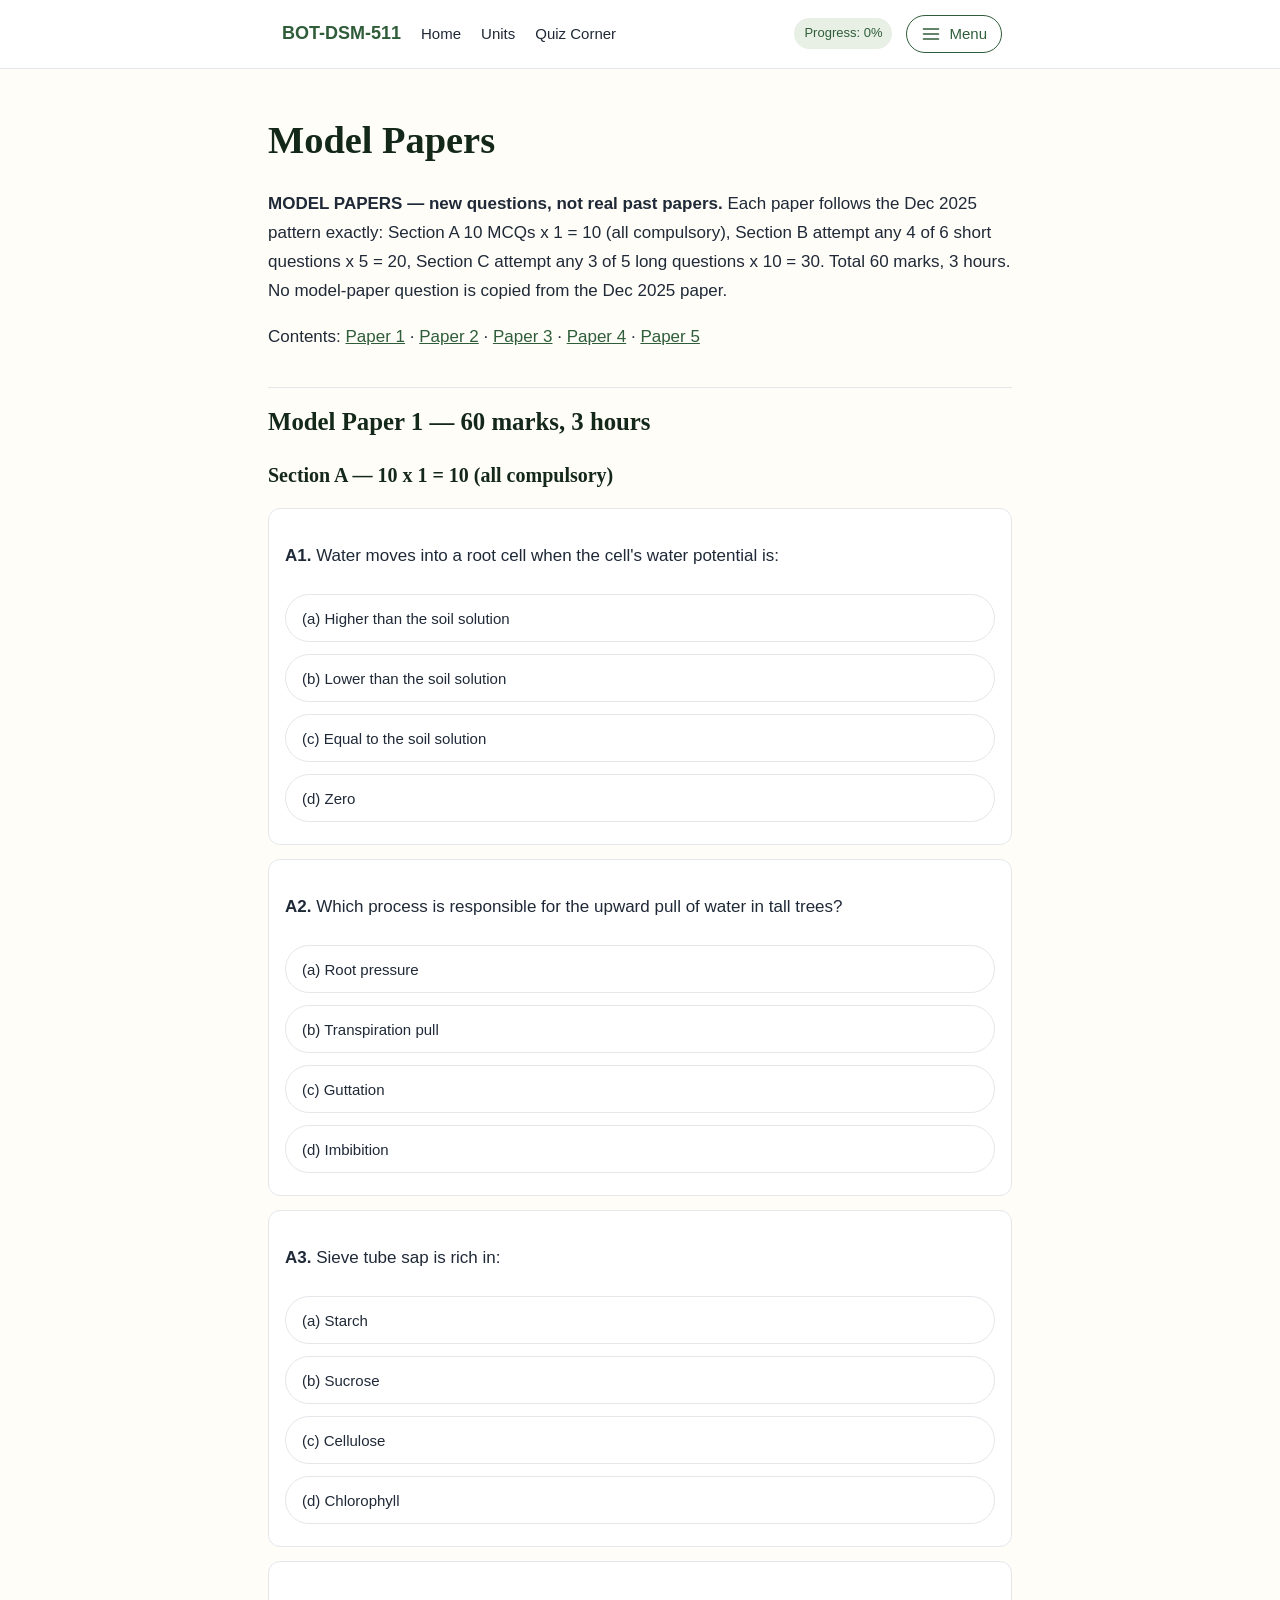
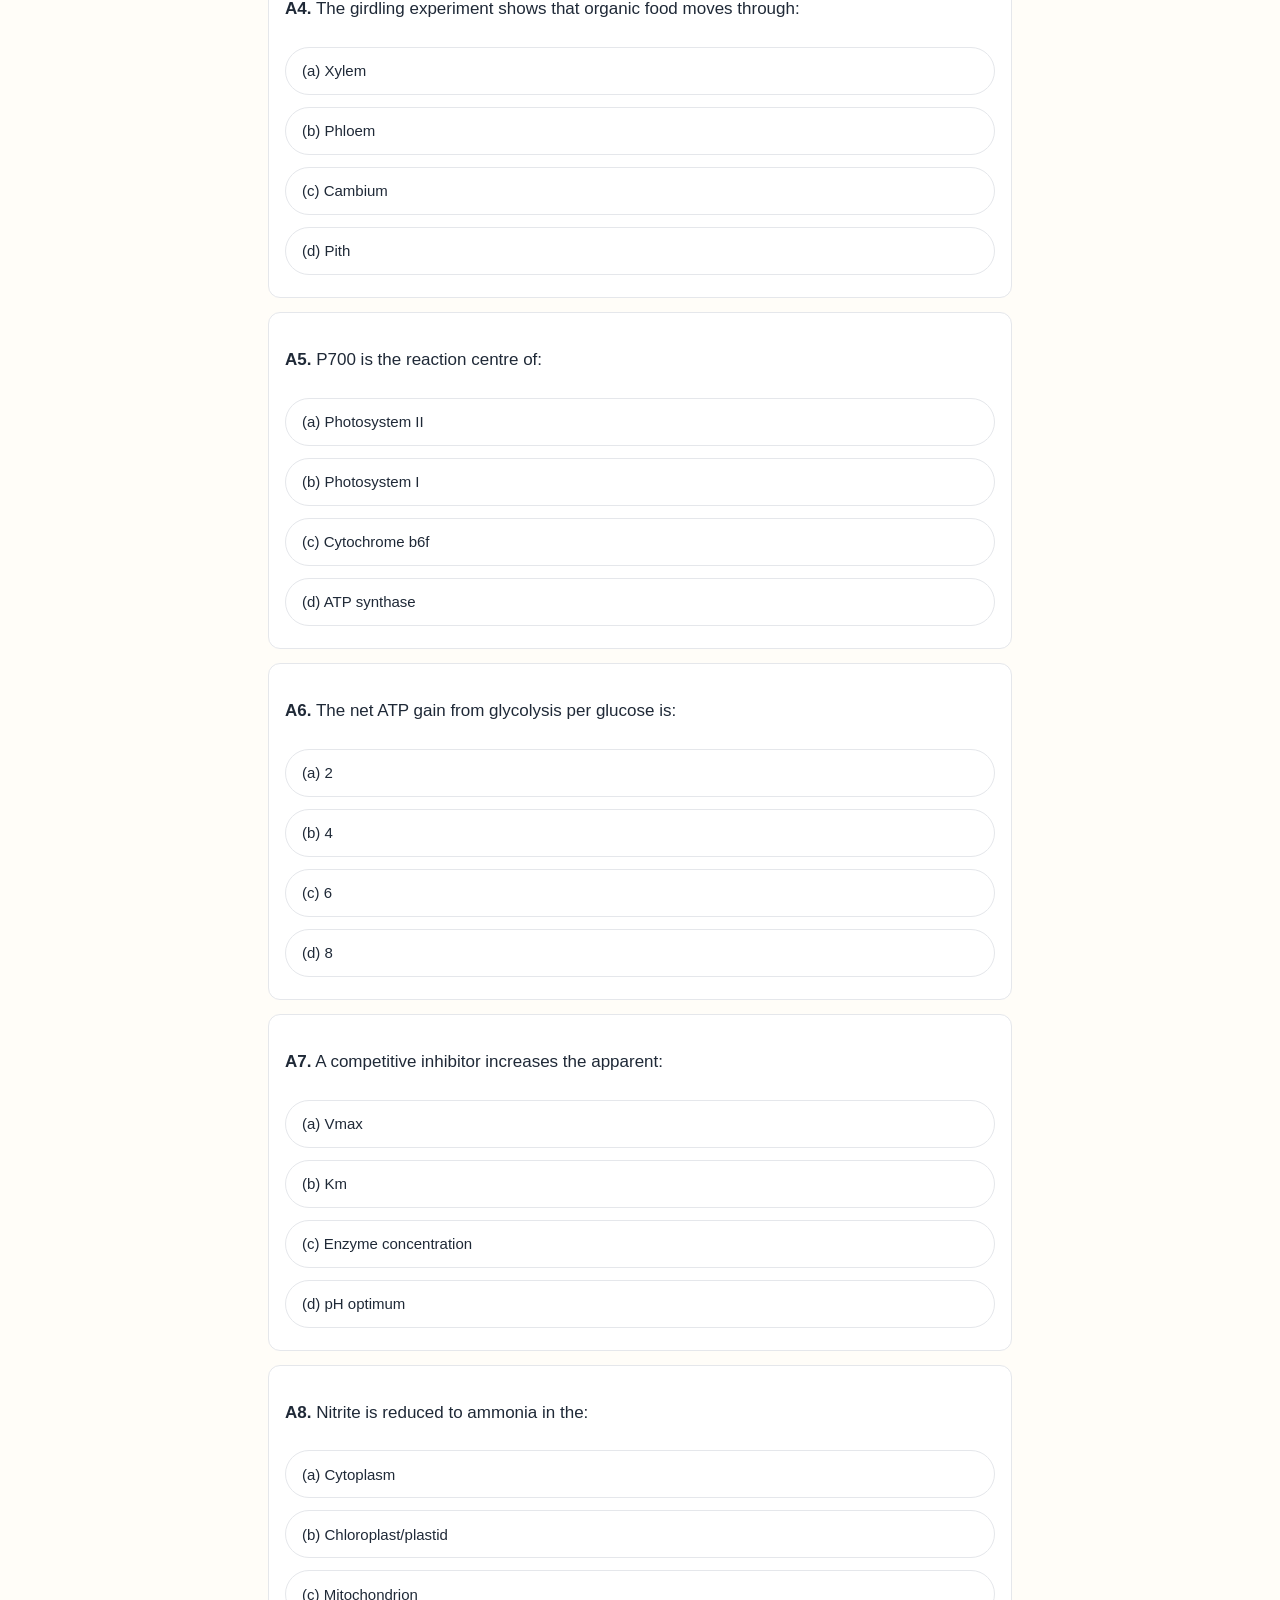
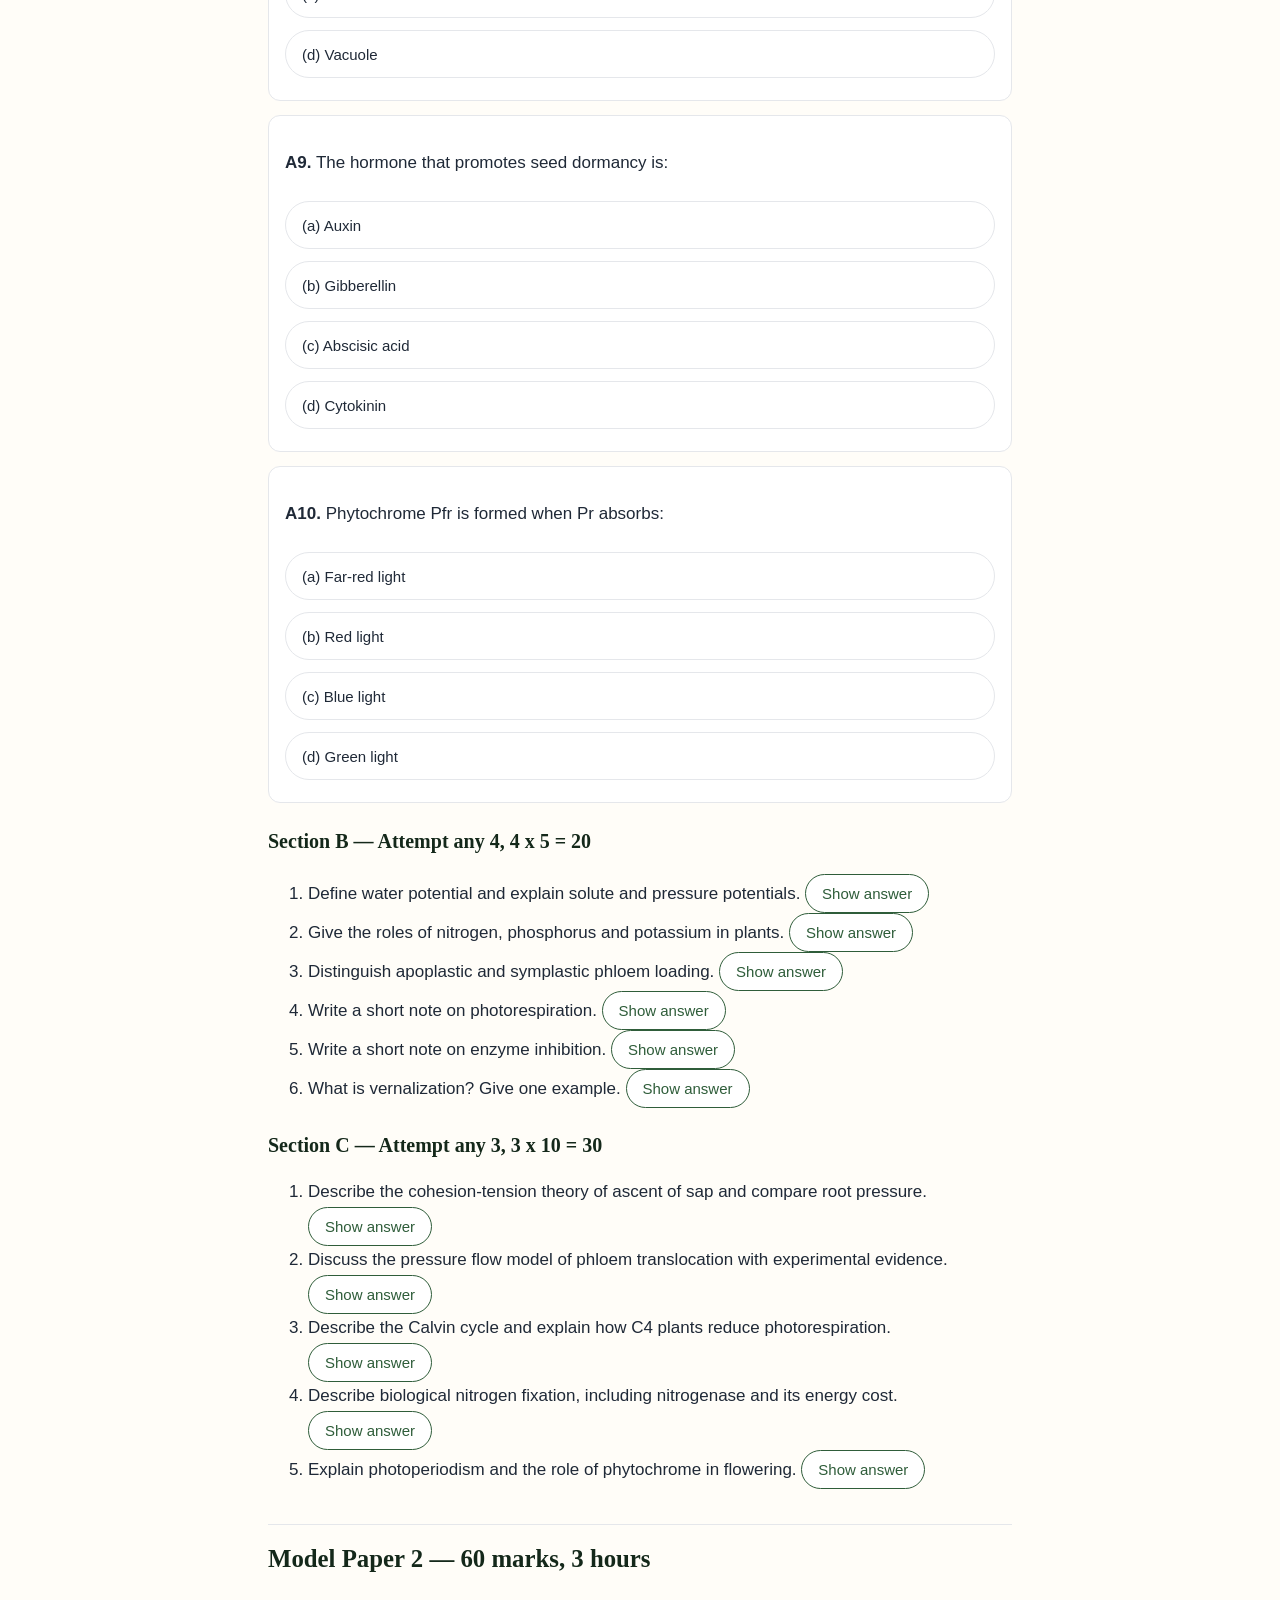
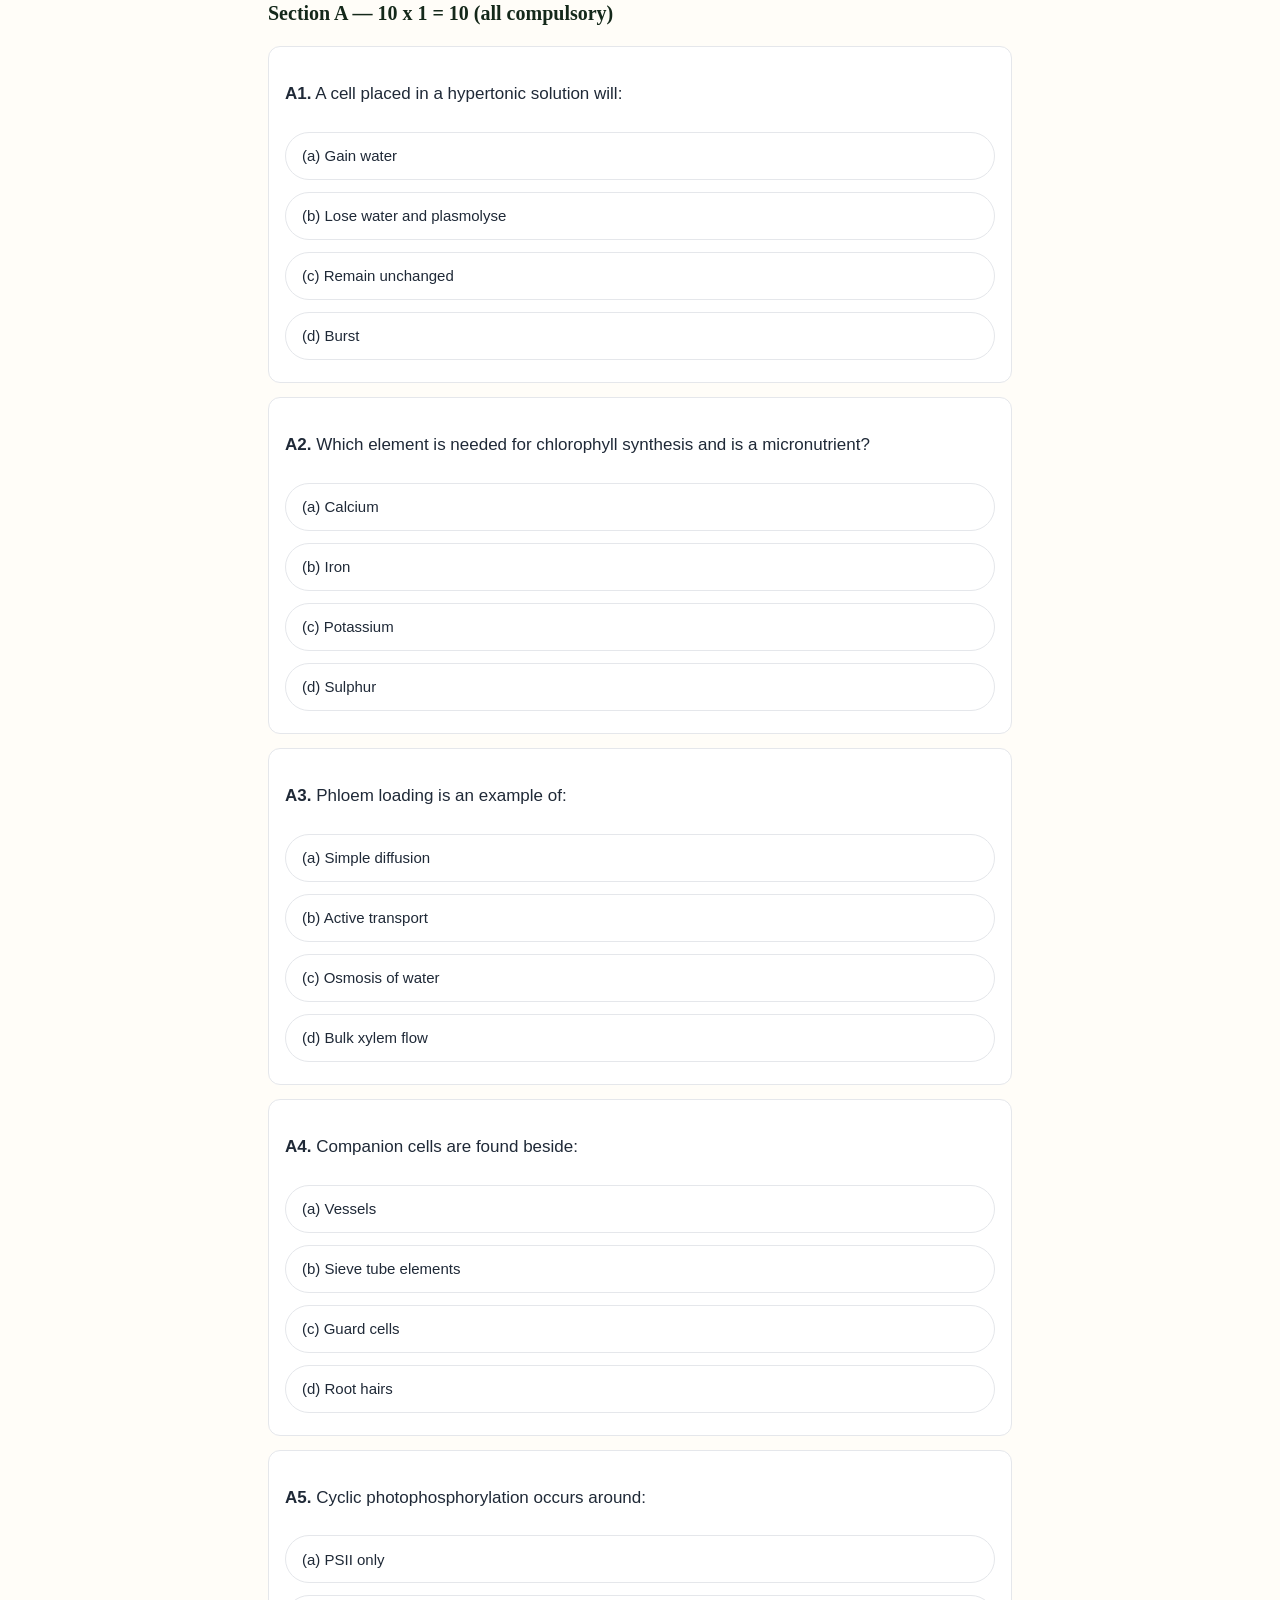
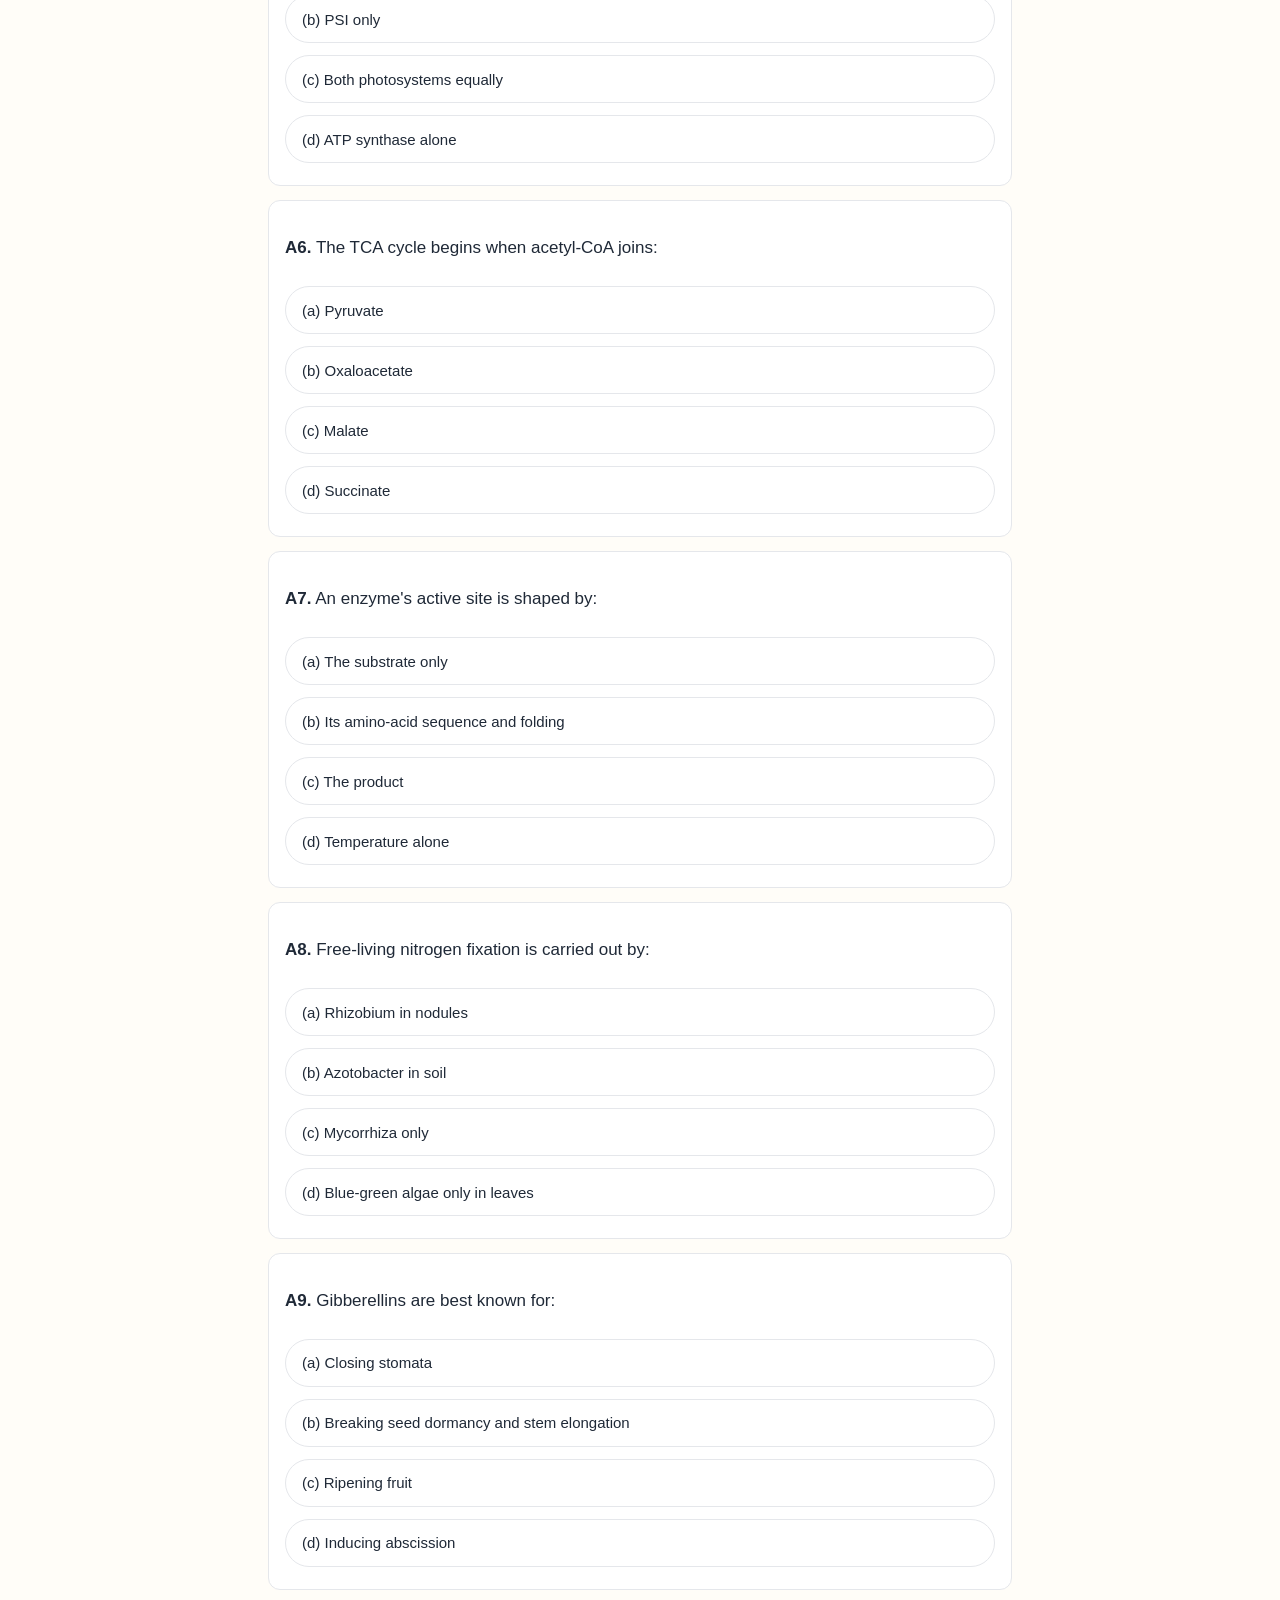
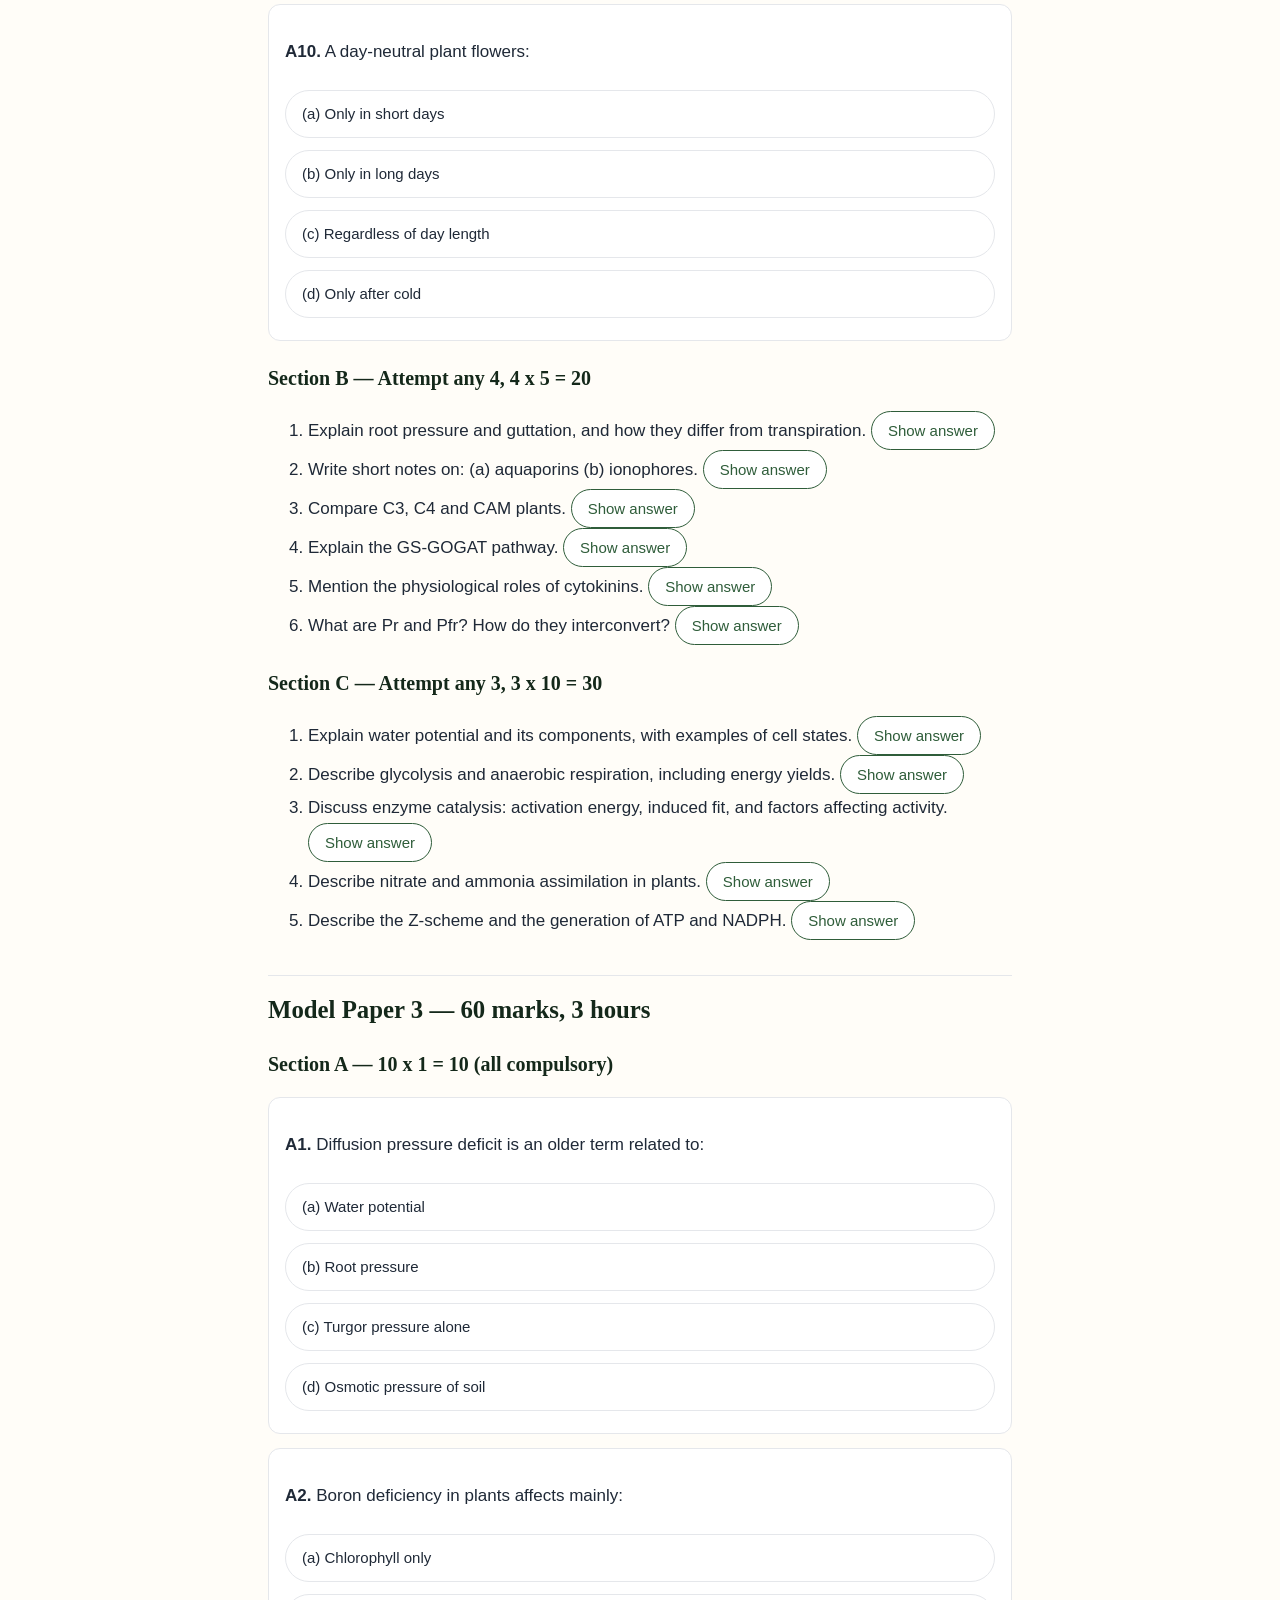
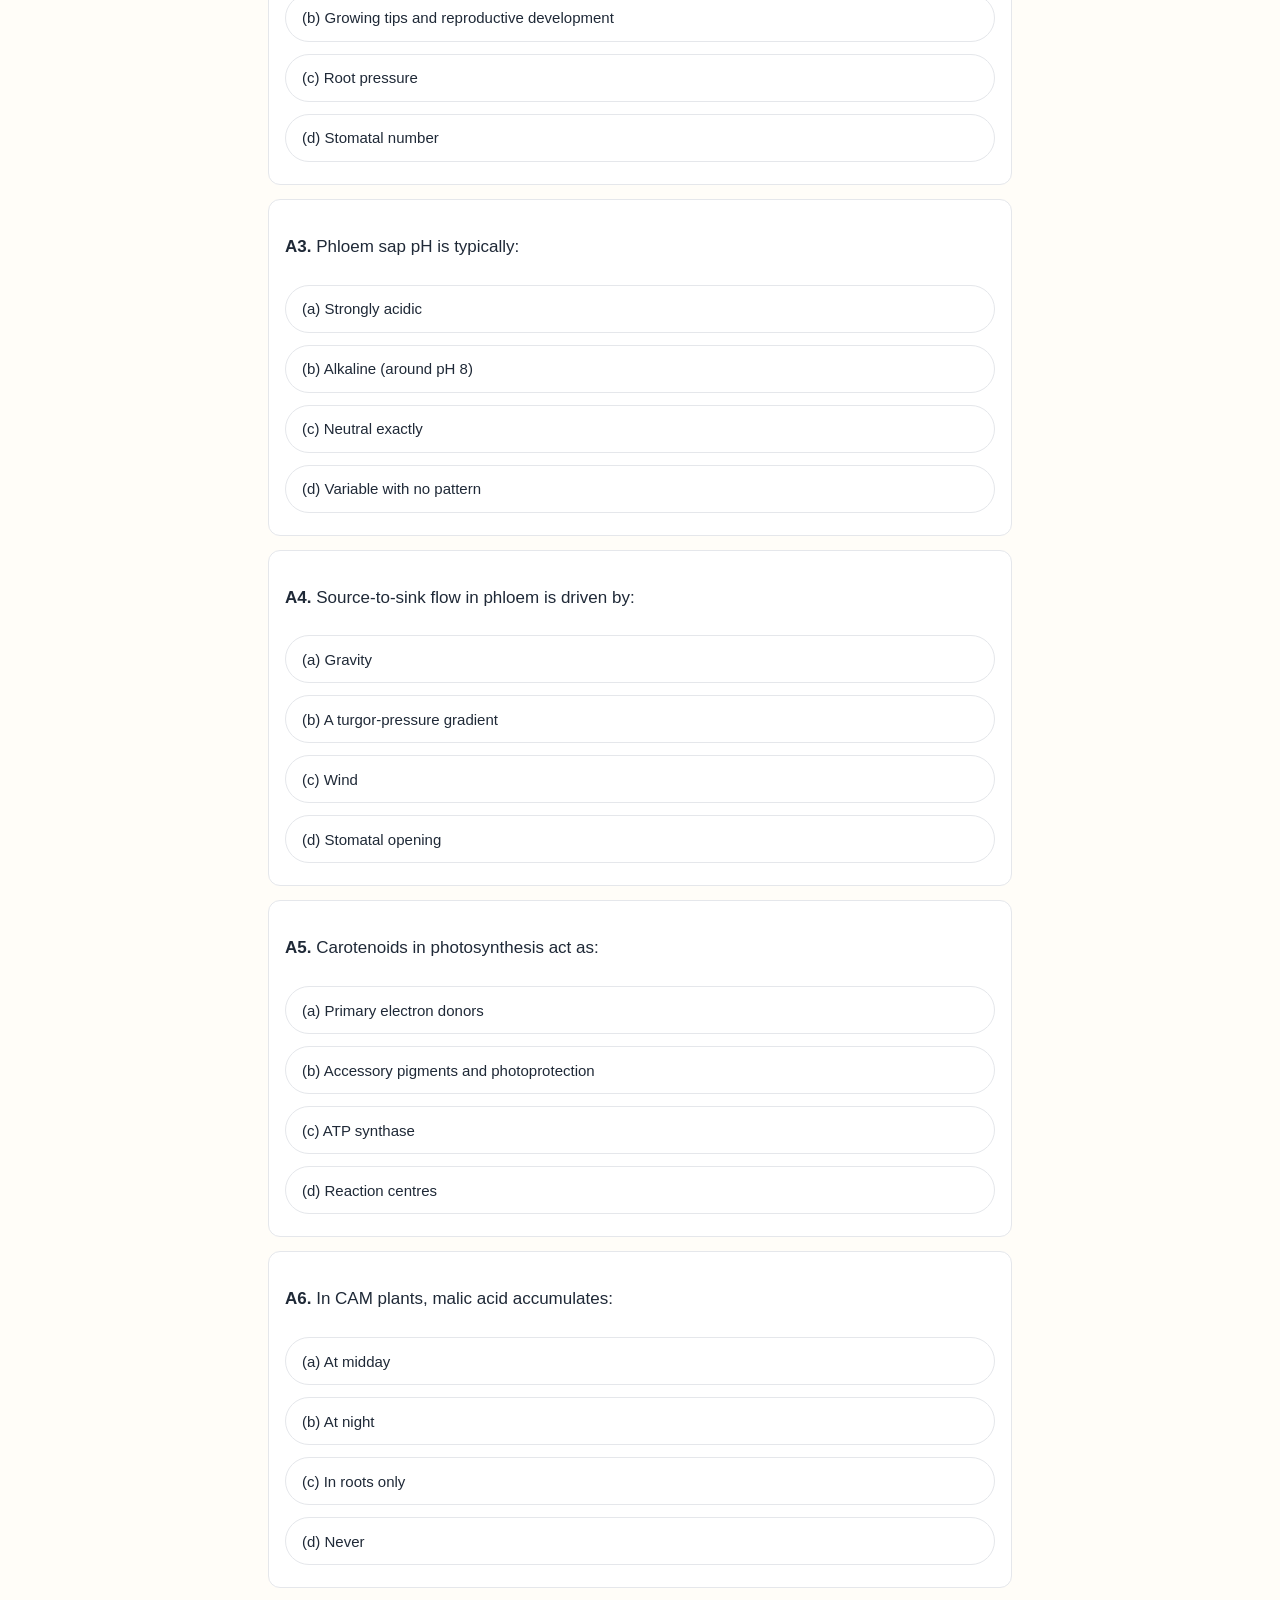
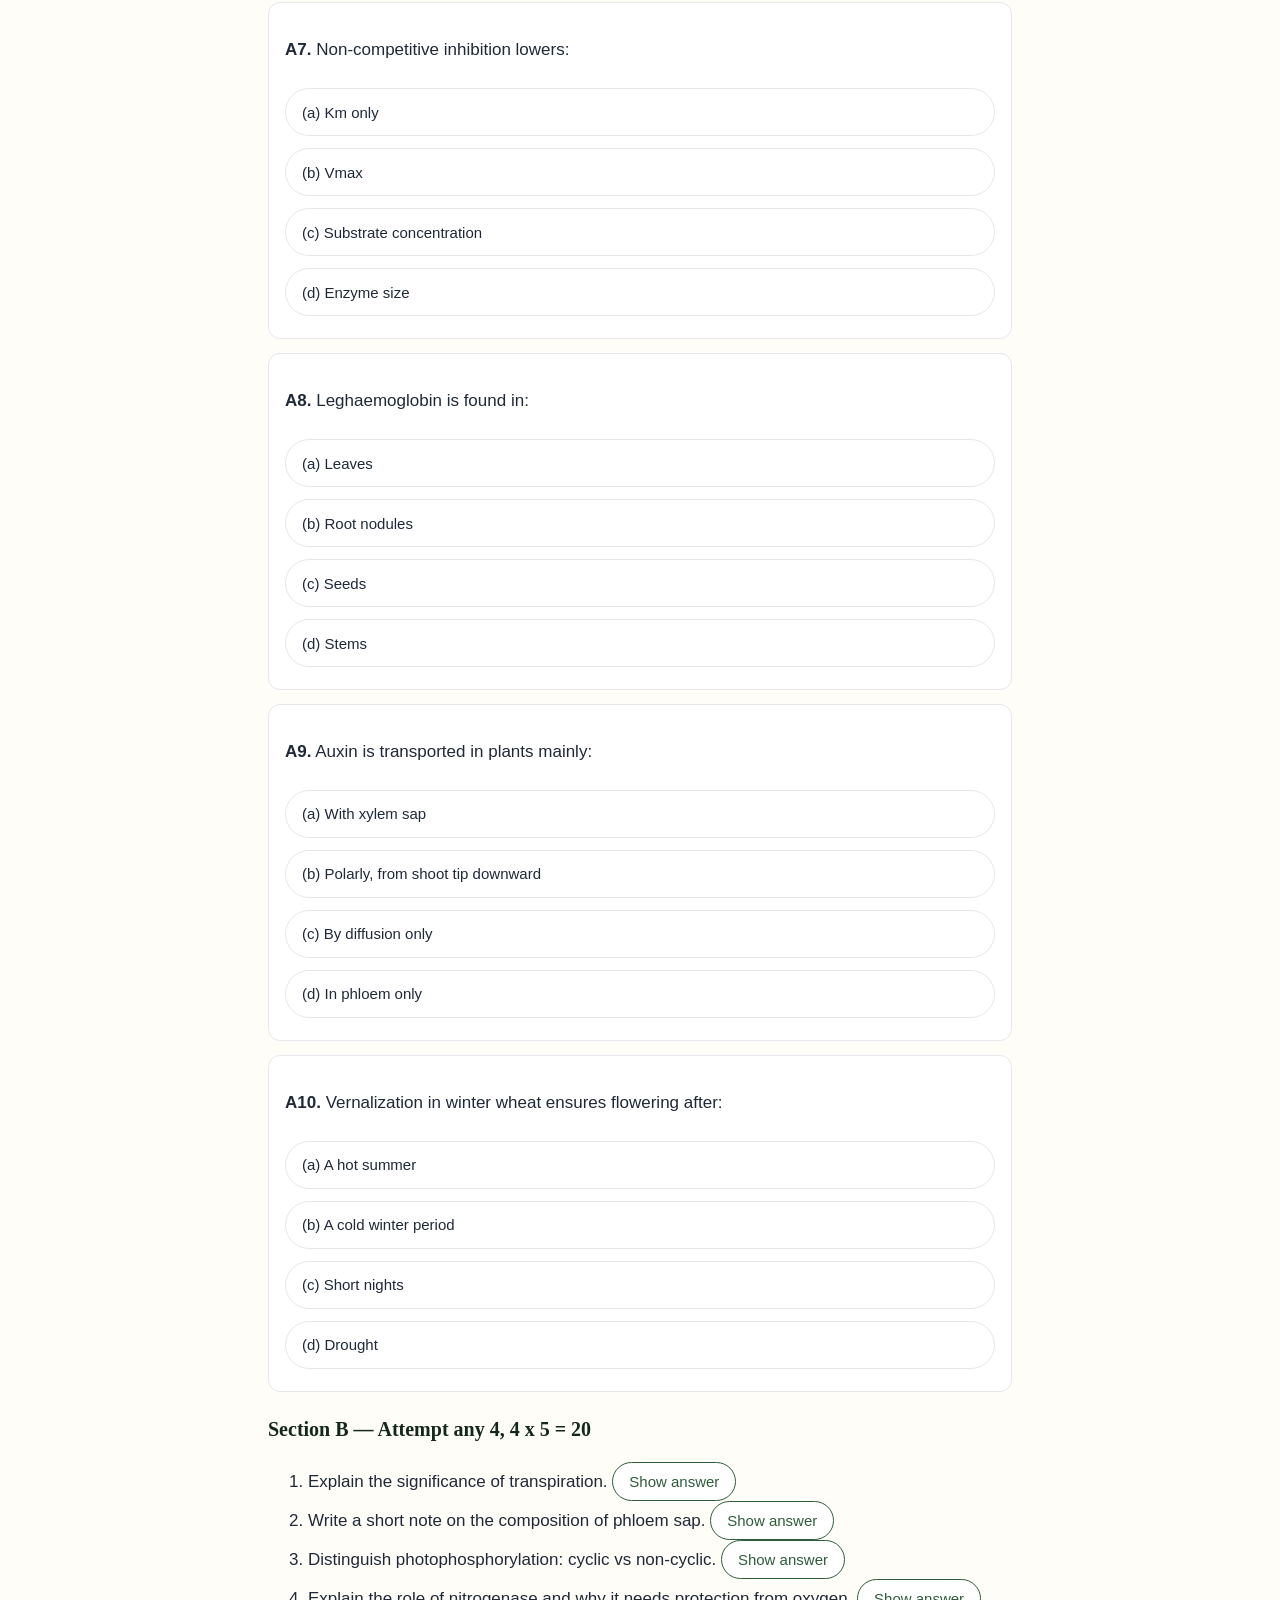
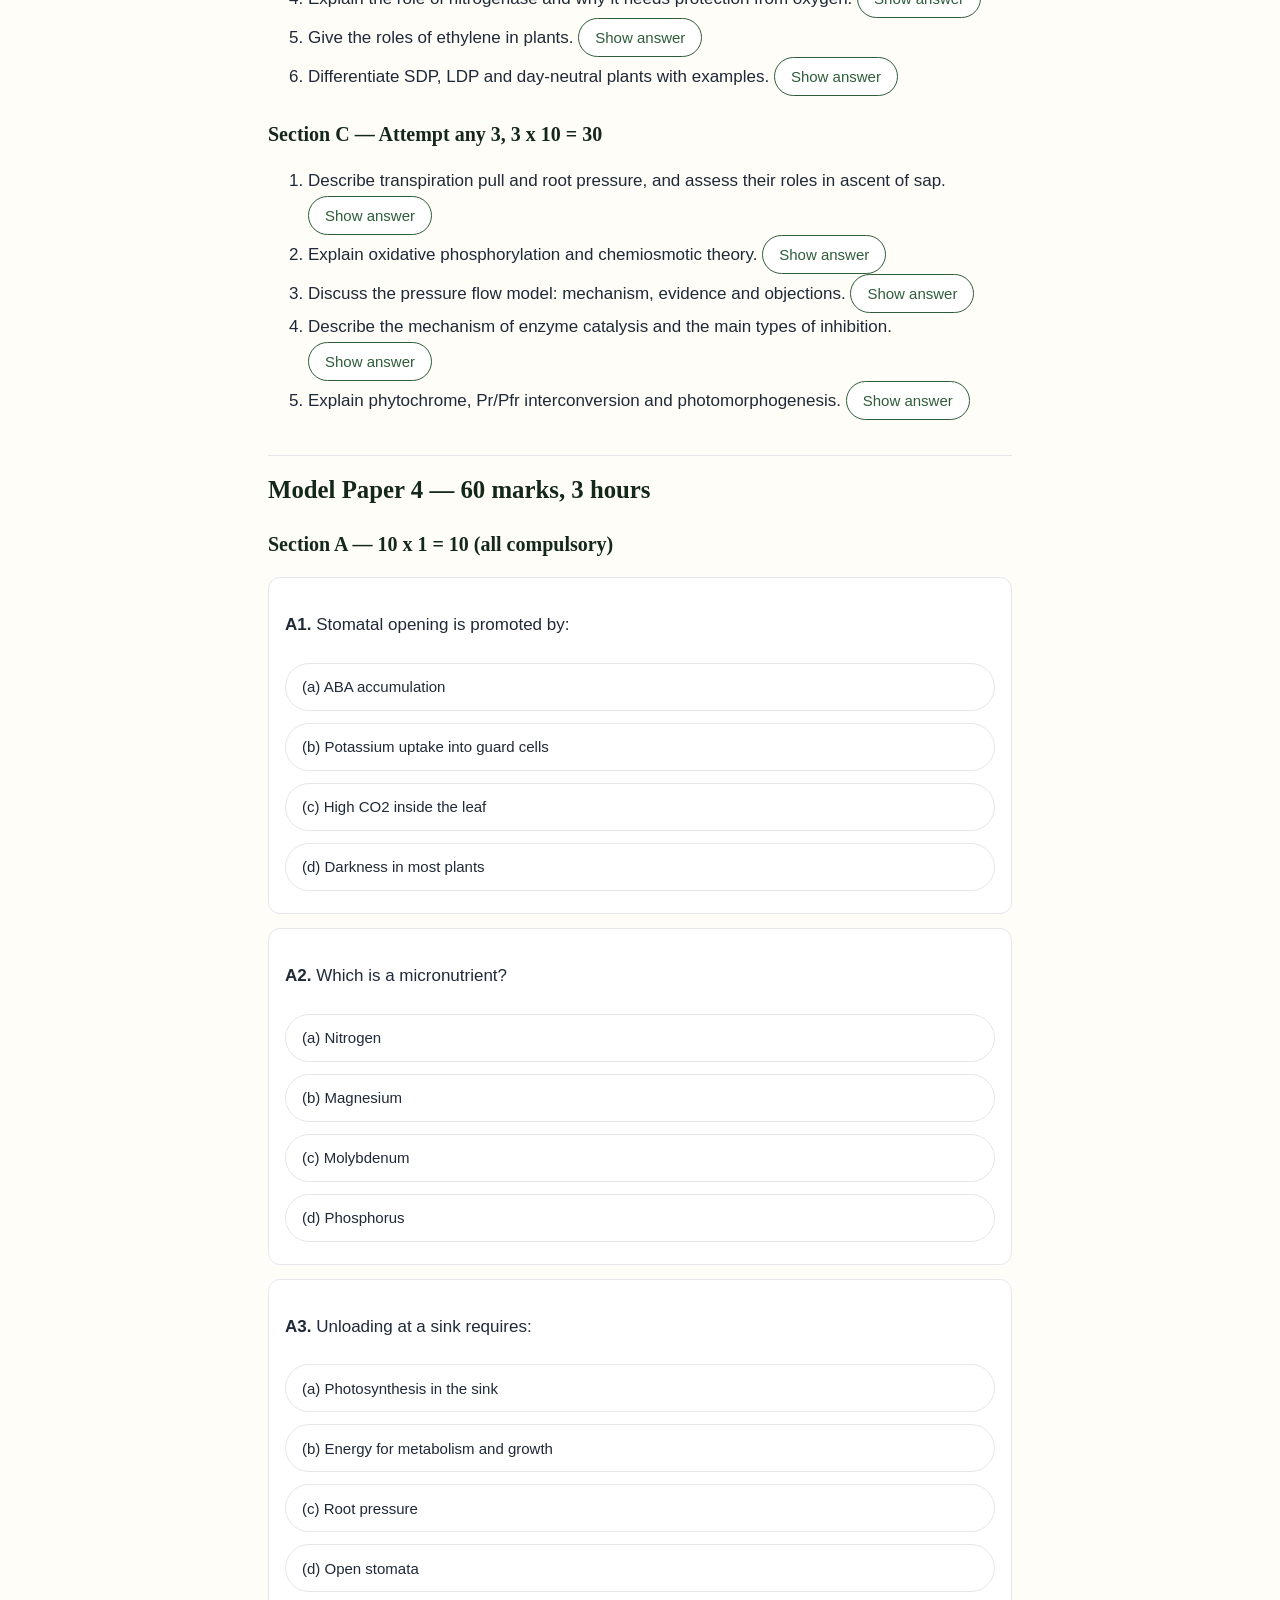
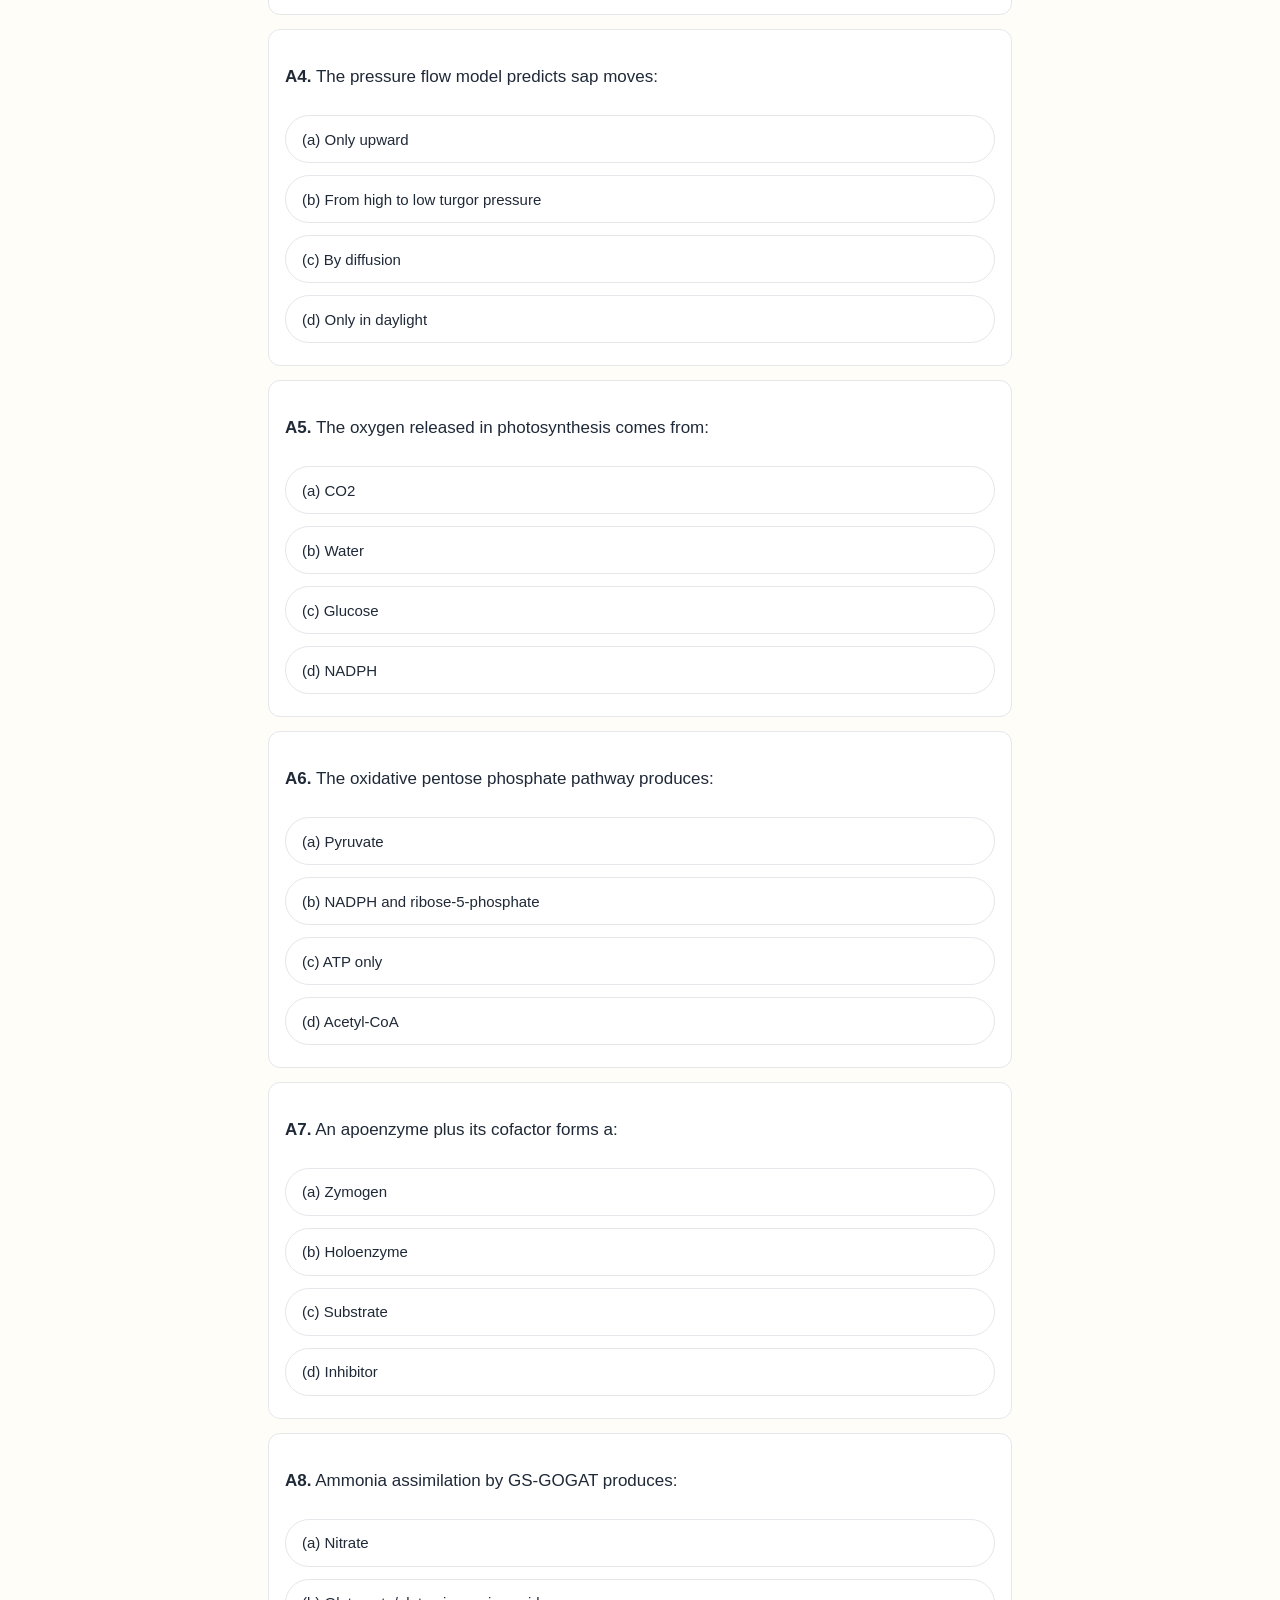
<file: bot/model-papers.html>
<!DOCTYPE html><html lang="en"><head><meta charset="utf-8"><meta name="viewport" content="width=device-width,initial-scale=1">
<title>Model Papers — BOT-DSM-511</title><link rel="stylesheet" href="assets/css/style.css"></head>
<body><header class="site"><div class="nav"><a class="brand" href="index.html">BOT-DSM-511</a><nav class="nav-primary" aria-label="Primary"><a href="index.html">Home</a><a href="syllabus.html">Units</a><a href="quiz.html">Quiz Corner</a></nav><span class="header-progress" id="headerProgress">Progress: 0%</span><button class="menu-toggle" id="menuToggle" type="button" aria-expanded="false" aria-controls="siteMenu" aria-label="Open menu"><svg viewBox="0 0 24 24" width="20" height="20" aria-hidden="true"><path d="M3 6h18M3 12h18M3 18h18" stroke="currentColor" stroke-width="2" stroke-linecap="round" fill="none"/></svg><span>Menu</span></button><div class="site-menu" id="siteMenu" hidden><p class="menu-heading">Units</p><a href="units/unit1.html">Unit 1 — Water relations &amp; mineral nutrition</a><a href="units/unit2.html">Unit 2 — Translocation in phloem</a><a href="units/unit3.html">Unit 3 — Photosynthesis &amp; respiration</a><a href="units/unit4.html">Unit 4 — Enzymes &amp; nitrogen metabolism</a><a href="units/unit5.html">Unit 5 — Growth regulators &amp; light/temperature</a><p class="menu-heading">Study</p><a href="quiz.html">Quiz Corner</a><a href="mcq.html">MCQs</a><a href="pyq.html">Dec 2025 PYQ</a><a href="model-papers.html">Model Papers</a><a href="syllabus.html">Syllabus</a><a href="credits.html">Image Credits</a></div></div></header><main>
<h1>Model Papers</h1><p><strong>MODEL PAPERS — new questions, not real past papers.</strong> Each paper follows the Dec 2025 pattern exactly: Section A 10 MCQs x 1 = 10 (all compulsory), Section B attempt any 4 of 6 short questions x 5 = 20, Section C attempt any 3 of 5 long questions x 10 = 30. Total 60 marks, 3 hours. No model-paper question is copied from the Dec 2025 paper.</p>
<p>Contents: <a href="#paper1">Paper 1</a> &middot; <a href="#paper2">Paper 2</a> &middot; <a href="#paper3">Paper 3</a> &middot; <a href="#paper4">Paper 4</a> &middot; <a href="#paper5">Paper 5</a></p>
<h2 id="paper1">Model Paper 1 — 60 marks, 3 hours</h2>
<h3>Section A — 10 x 1 = 10 (all compulsory)</h3>
<div class="quiz-q" data-quiz><p><strong>A1.</strong> Water moves into a root cell when the cell&#x27;s water potential is:</p>
<button class="opt" type="button">(a) Higher than the soil solution</button>
<button class="opt" type="button">(b) Lower than the soil solution</button>
<button class="opt" type="button">(c) Equal to the soil solution</button>
<button class="opt" type="button">(d) Zero</button>
<div class="answer"><strong>Answer: (b) Lower than the soil solution.</strong> Water flows from higher to lower water potential.</div></div>
<div class="quiz-q" data-quiz><p><strong>A2.</strong> Which process is responsible for the upward pull of water in tall trees?</p>
<button class="opt" type="button">(a) Root pressure</button>
<button class="opt" type="button">(b) Transpiration pull</button>
<button class="opt" type="button">(c) Guttation</button>
<button class="opt" type="button">(d) Imbibition</button>
<div class="answer"><strong>Answer: (b) Transpiration pull.</strong> Transpiration pull, transmitted by cohesion, is the main force in tall trees.</div></div>
<div class="quiz-q" data-quiz><p><strong>A3.</strong> Sieve tube sap is rich in:</p>
<button class="opt" type="button">(a) Starch</button>
<button class="opt" type="button">(b) Sucrose</button>
<button class="opt" type="button">(c) Cellulose</button>
<button class="opt" type="button">(d) Chlorophyll</button>
<div class="answer"><strong>Answer: (b) Sucrose.</strong> Sucrose is the main transported sugar.</div></div>
<div class="quiz-q" data-quiz><p><strong>A4.</strong> The girdling experiment shows that organic food moves through:</p>
<button class="opt" type="button">(a) Xylem</button>
<button class="opt" type="button">(b) Phloem</button>
<button class="opt" type="button">(c) Cambium</button>
<button class="opt" type="button">(d) Pith</button>
<div class="answer"><strong>Answer: (b) Phloem.</strong> Removing bark interrupts phloem and food accumulates above the girdle.</div></div>
<div class="quiz-q" data-quiz><p><strong>A5.</strong> P700 is the reaction centre of:</p>
<button class="opt" type="button">(a) Photosystem II</button>
<button class="opt" type="button">(b) Photosystem I</button>
<button class="opt" type="button">(c) Cytochrome b6f</button>
<button class="opt" type="button">(d) ATP synthase</button>
<div class="answer"><strong>Answer: (b) Photosystem I.</strong> PSI reaction centre is P700; PSII is P680.</div></div>
<div class="quiz-q" data-quiz><p><strong>A6.</strong> The net ATP gain from glycolysis per glucose is:</p>
<button class="opt" type="button">(a) 2</button>
<button class="opt" type="button">(b) 4</button>
<button class="opt" type="button">(c) 6</button>
<button class="opt" type="button">(d) 8</button>
<div class="answer"><strong>Answer: (a) 2.</strong> Gross 4 ATP minus 2 invested = net 2 ATP.</div></div>
<div class="quiz-q" data-quiz><p><strong>A7.</strong> A competitive inhibitor increases the apparent:</p>
<button class="opt" type="button">(a) Vmax</button>
<button class="opt" type="button">(b) Km</button>
<button class="opt" type="button">(c) Enzyme concentration</button>
<button class="opt" type="button">(d) pH optimum</button>
<div class="answer"><strong>Answer: (b) Km.</strong> More substrate overcomes competition; apparent Km rises, Vmax unchanged.</div></div>
<div class="quiz-q" data-quiz><p><strong>A8.</strong> Nitrite is reduced to ammonia in the:</p>
<button class="opt" type="button">(a) Cytoplasm</button>
<button class="opt" type="button">(b) Chloroplast/plastid</button>
<button class="opt" type="button">(c) Mitochondrion</button>
<button class="opt" type="button">(d) Vacuole</button>
<div class="answer"><strong>Answer: (b) Chloroplast/plastid.</strong> Nitrate reduction is cytosolic; nitrite reduction is plastidic.</div></div>
<div class="quiz-q" data-quiz><p><strong>A9.</strong> The hormone that promotes seed dormancy is:</p>
<button class="opt" type="button">(a) Auxin</button>
<button class="opt" type="button">(b) Gibberellin</button>
<button class="opt" type="button">(c) Abscisic acid</button>
<button class="opt" type="button">(d) Cytokinin</button>
<div class="answer"><strong>Answer: (c) Abscisic acid.</strong> ABA maintains dormancy and closes stomata in stress.</div></div>
<div class="quiz-q" data-quiz><p><strong>A10.</strong> Phytochrome Pfr is formed when Pr absorbs:</p>
<button class="opt" type="button">(a) Far-red light</button>
<button class="opt" type="button">(b) Red light</button>
<button class="opt" type="button">(c) Blue light</button>
<button class="opt" type="button">(d) Green light</button>
<div class="answer"><strong>Answer: (b) Red light.</strong> Red light converts Pr to active Pfr; far-red reverses it.</div></div>
<h3>Section B — Attempt any 4, 4 x 5 = 20</h3><ol>
<li>Define water potential and explain solute and pressure potentials. <button class="btn secondary" type="button" data-reveal="p1b1">Show answer</button><div class="answer" id="p1b1"><strong>Marking points:</strong> Definition; Ψ=Ψs+Ψp; pure water reference; examples of flaccid/turgid cells.</div></li>
<li>Give the roles of nitrogen, phosphorus and potassium in plants. <button class="btn secondary" type="button" data-reveal="p1b2">Show answer</button><div class="answer" id="p1b2"><strong>Marking points:</strong> N in proteins/chlorophyll; P in ATP/nucleic acids; K in stomata/enzyme activation.</div></li>
<li>Distinguish apoplastic and symplastic phloem loading. <button class="btn secondary" type="button" data-reveal="p1b3">Show answer</button><div class="answer" id="p1b3"><strong>Marking points:</strong> Routes, membranes crossed, transporters, plasmodesmata, examples.</div></li>
<li>Write a short note on photorespiration. <button class="btn secondary" type="button" data-reveal="p1b4">Show answer</button><div class="answer" id="p1b4"><strong>Marking points:</strong> RuBisCO oxygenase, phosphoglycolate, three organelles, CO2 loss, C4 avoidance.</div></li>
<li>Write a short note on enzyme inhibition. <button class="btn secondary" type="button" data-reveal="p1b5">Show answer</button><div class="answer" id="p1b5"><strong>Marking points:</strong> Competitive, non-competitive, uncompetitive; Km/Vmax effects; feedback inhibition.</div></li>
<li>What is vernalization? Give one example. <button class="btn secondary" type="button" data-reveal="p1b6">Show answer</button><div class="answer" id="p1b6"><strong>Marking points:</strong> Cold requirement, winter cereals, devernalization, difference from photoperiodism.</div></li>
</ol><h3>Section C — Attempt any 3, 3 x 10 = 30</h3><ol>
<li>Describe the cohesion-tension theory of ascent of sap and compare root pressure. <button class="btn secondary" type="button" data-reveal="p1c1">Show answer</button><div class="answer" id="p1c1"><strong>Marking points:</strong> Transpiration pull, cohesion/adhesion, evidence, limits of root pressure, guttation contrast.</div></li>
<li>Discuss the pressure flow model of phloem translocation with experimental evidence. <button class="btn secondary" type="button" data-reveal="p1c2">Show answer</button><div class="answer" id="p1c2"><strong>Marking points:</strong> Münch model, source-sink gradient, aphid stylets, tracers, girdling, objections.</div></li>
<li>Describe the Calvin cycle and explain how C4 plants reduce photorespiration. <button class="btn secondary" type="button" data-reveal="p1c3">Show answer</button><div class="answer" id="p1c3"><strong>Marking points:</strong> Three phases, RuBisCO, Kranz anatomy, PEP carboxylase, bundle-sheath CO2 concentration.</div></li>
<li>Describe biological nitrogen fixation, including nitrogenase and its energy cost. <button class="btn secondary" type="button" data-reveal="p1c4">Show answer</button><div class="answer" id="p1c4"><strong>Marking points:</strong> Rhizobium nodules, leghaemoglobin, MoFe/Fe proteins, 16 ATP, O2 sensitivity, GS-GOGAT link.</div></li>
<li>Explain photoperiodism and the role of phytochrome in flowering. <button class="btn secondary" type="button" data-reveal="p1c5">Show answer</button><div class="answer" id="p1c5"><strong>Marking points:</strong> SDP/LDP/day-neutral, critical night, Pr/Pfr interconversion, night-break experiments, florigen concept.</div></li>
</ol>
<h2 id="paper2">Model Paper 2 — 60 marks, 3 hours</h2>
<h3>Section A — 10 x 1 = 10 (all compulsory)</h3>
<div class="quiz-q" data-quiz><p><strong>A1.</strong> A cell placed in a hypertonic solution will:</p>
<button class="opt" type="button">(a) Gain water</button>
<button class="opt" type="button">(b) Lose water and plasmolyse</button>
<button class="opt" type="button">(c) Remain unchanged</button>
<button class="opt" type="button">(d) Burst</button>
<div class="answer"><strong>Answer: (b) Lose water and plasmolyse.</strong> Water leaves toward the lower water potential outside.</div></div>
<div class="quiz-q" data-quiz><p><strong>A2.</strong> Which element is needed for chlorophyll synthesis and is a micronutrient?</p>
<button class="opt" type="button">(a) Calcium</button>
<button class="opt" type="button">(b) Iron</button>
<button class="opt" type="button">(c) Potassium</button>
<button class="opt" type="button">(d) Sulphur</button>
<div class="answer"><strong>Answer: (b) Iron.</strong> Fe is a micronutrient cofactor for chlorophyll synthesis.</div></div>
<div class="quiz-q" data-quiz><p><strong>A3.</strong> Phloem loading is an example of:</p>
<button class="opt" type="button">(a) Simple diffusion</button>
<button class="opt" type="button">(b) Active transport</button>
<button class="opt" type="button">(c) Osmosis of water</button>
<button class="opt" type="button">(d) Bulk xylem flow</button>
<div class="answer"><strong>Answer: (b) Active transport.</strong> Sucrose is actively loaded against its gradient.</div></div>
<div class="quiz-q" data-quiz><p><strong>A4.</strong> Companion cells are found beside:</p>
<button class="opt" type="button">(a) Vessels</button>
<button class="opt" type="button">(b) Sieve tube elements</button>
<button class="opt" type="button">(c) Guard cells</button>
<button class="opt" type="button">(d) Root hairs</button>
<div class="answer"><strong>Answer: (b) Sieve tube elements.</strong> They support sieve elements, which lack nuclei at maturity.</div></div>
<div class="quiz-q" data-quiz><p><strong>A5.</strong> Cyclic photophosphorylation occurs around:</p>
<button class="opt" type="button">(a) PSII only</button>
<button class="opt" type="button">(b) PSI only</button>
<button class="opt" type="button">(c) Both photosystems equally</button>
<button class="opt" type="button">(d) ATP synthase alone</button>
<div class="answer"><strong>Answer: (b) PSI only.</strong> Cyclic flow returns electrons to PSI, making ATP only.</div></div>
<div class="quiz-q" data-quiz><p><strong>A6.</strong> The TCA cycle begins when acetyl-CoA joins:</p>
<button class="opt" type="button">(a) Pyruvate</button>
<button class="opt" type="button">(b) Oxaloacetate</button>
<button class="opt" type="button">(c) Malate</button>
<button class="opt" type="button">(d) Succinate</button>
<div class="answer"><strong>Answer: (b) Oxaloacetate.</strong> Acetyl-CoA + oxaloacetate gives citrate.</div></div>
<div class="quiz-q" data-quiz><p><strong>A7.</strong> An enzyme&#x27;s active site is shaped by:</p>
<button class="opt" type="button">(a) The substrate only</button>
<button class="opt" type="button">(b) Its amino-acid sequence and folding</button>
<button class="opt" type="button">(c) The product</button>
<button class="opt" type="button">(d) Temperature alone</button>
<div class="answer"><strong>Answer: (b) Its amino-acid sequence and folding.</strong> Structure determines binding and catalysis; induced fit refines the fit.</div></div>
<div class="quiz-q" data-quiz><p><strong>A8.</strong> Free-living nitrogen fixation is carried out by:</p>
<button class="opt" type="button">(a) Rhizobium in nodules</button>
<button class="opt" type="button">(b) Azotobacter in soil</button>
<button class="opt" type="button">(c) Mycorrhiza only</button>
<button class="opt" type="button">(d) Blue-green algae only in leaves</button>
<div class="answer"><strong>Answer: (b) Azotobacter in soil.</strong> Azotobacter is a classic free-living fixer; Rhizobium is symbiotic.</div></div>
<div class="quiz-q" data-quiz><p><strong>A9.</strong> Gibberellins are best known for:</p>
<button class="opt" type="button">(a) Closing stomata</button>
<button class="opt" type="button">(b) Breaking seed dormancy and stem elongation</button>
<button class="opt" type="button">(c) Ripening fruit</button>
<button class="opt" type="button">(d) Inducing abscission</button>
<div class="answer"><strong>Answer: (b) Breaking seed dormancy and stem elongation.</strong> GA promotes germination, bolting and internode elongation.</div></div>
<div class="quiz-q" data-quiz><p><strong>A10.</strong> A day-neutral plant flowers:</p>
<button class="opt" type="button">(a) Only in short days</button>
<button class="opt" type="button">(b) Only in long days</button>
<button class="opt" type="button">(c) Regardless of day length</button>
<button class="opt" type="button">(d) Only after cold</button>
<div class="answer"><strong>Answer: (c) Regardless of day length.</strong> Day-neutral plants are not controlled by photoperiod.</div></div>
<h3>Section B — Attempt any 4, 4 x 5 = 20</h3><ol>
<li>Explain root pressure and guttation, and how they differ from transpiration. <button class="btn secondary" type="button" data-reveal="p2b1">Show answer</button><div class="answer" id="p2b1"><strong>Marking points:</strong> Definitions, hydathodes, conditions, limits, table of differences.</div></li>
<li>Write short notes on: (a) aquaporins (b) ionophores. <button class="btn secondary" type="button" data-reveal="p2b2">Show answer</button><div class="answer" id="p2b2"><strong>Marking points:</strong> Water channels, homotetramer idea; valinomycin, gramicidin, mobile vs channel types.</div></li>
<li>Compare C3, C4 and CAM plants. <button class="btn secondary" type="button" data-reveal="p2b3">Show answer</button><div class="answer" id="p2b3"><strong>Marking points:</strong> First product, anatomy, water use, examples, photorespiration.</div></li>
<li>Explain the GS-GOGAT pathway. <button class="btn secondary" type="button" data-reveal="p2b4">Show answer</button><div class="answer" id="p2b4"><strong>Marking points:</strong> Glutamine synthetase, glutamate synthase, ammonia assimilation, comparison with GDH.</div></li>
<li>Mention the physiological roles of cytokinins. <button class="btn secondary" type="button" data-reveal="p2b5">Show answer</button><div class="answer" id="p2b5"><strong>Marking points:</strong> Cell division, senescence delay, shoot/root balance, apical dominance interaction.</div></li>
<li>What are Pr and Pfr? How do they interconvert? <button class="btn secondary" type="button" data-reveal="p2b6">Show answer</button><div class="answer" id="p2b6"><strong>Marking points:</strong> Absorption maxima, red/far-red cycle, active form, photomorphogenesis examples.</div></li>
</ol><h3>Section C — Attempt any 3, 3 x 10 = 30</h3><ol>
<li>Explain water potential and its components, with examples of cell states. <button class="btn secondary" type="button" data-reveal="p2c1">Show answer</button><div class="answer" id="p2c1"><strong>Marking points:</strong> Ψ, Ψs, Ψp, Ψm note; flaccid, turgid, plasmolysed; water movement rule.</div></li>
<li>Describe glycolysis and anaerobic respiration, including energy yields. <button class="btn secondary" type="button" data-reveal="p2c2">Show answer</button><div class="answer" id="p2c2"><strong>Marking points:</strong> Steps in outline, net 2 ATP, fermentation types, NAD+ regeneration.</div></li>
<li>Discuss enzyme catalysis: activation energy, induced fit, and factors affecting activity. <button class="btn secondary" type="button" data-reveal="p2c3">Show answer</button><div class="answer" id="p2c3"><strong>Marking points:</strong> Transition state, Km idea, temperature, pH, substrate concentration, inhibitors link.</div></li>
<li>Describe nitrate and ammonia assimilation in plants. <button class="btn secondary" type="button" data-reveal="p2c4">Show answer</button><div class="answer" id="p2c4"><strong>Marking points:</strong> Uptake, cytosolic nitrate reductase, plastid nitrite reductase, GS-GOGAT, amino acids.</div></li>
<li>Describe the Z-scheme and the generation of ATP and NADPH. <button class="btn secondary" type="button" data-reveal="p2c5">Show answer</button><div class="answer" id="p2c5"><strong>Marking points:</strong> PSII to PSI carriers, photolysis, chemiosmosis, cyclic vs non-cyclic.</div></li>
</ol>
<h2 id="paper3">Model Paper 3 — 60 marks, 3 hours</h2>
<h3>Section A — 10 x 1 = 10 (all compulsory)</h3>
<div class="quiz-q" data-quiz><p><strong>A1.</strong> Diffusion pressure deficit is an older term related to:</p>
<button class="opt" type="button">(a) Water potential</button>
<button class="opt" type="button">(b) Root pressure</button>
<button class="opt" type="button">(c) Turgor pressure alone</button>
<button class="opt" type="button">(d) Osmotic pressure of soil</button>
<div class="answer"><strong>Answer: (a) Water potential.</strong> DPD reflects the suction pressure of a cell; modern usage prefers water potential.</div></div>
<div class="quiz-q" data-quiz><p><strong>A2.</strong> Boron deficiency in plants affects mainly:</p>
<button class="opt" type="button">(a) Chlorophyll only</button>
<button class="opt" type="button">(b) Growing tips and reproductive development</button>
<button class="opt" type="button">(c) Root pressure</button>
<button class="opt" type="button">(d) Stomatal number</button>
<div class="answer"><strong>Answer: (b) Growing tips and reproductive development.</strong> B is needed for cell-wall and reproductive growth; tips die back.</div></div>
<div class="quiz-q" data-quiz><p><strong>A3.</strong> Phloem sap pH is typically:</p>
<button class="opt" type="button">(a) Strongly acidic</button>
<button class="opt" type="button">(b) Alkaline (around pH 8)</button>
<button class="opt" type="button">(c) Neutral exactly</button>
<button class="opt" type="button">(d) Variable with no pattern</button>
<div class="answer"><strong>Answer: (b) Alkaline (around pH 8).</strong> Phloem sap is alkaline, unlike acidic xylem sap.</div></div>
<div class="quiz-q" data-quiz><p><strong>A4.</strong> Source-to-sink flow in phloem is driven by:</p>
<button class="opt" type="button">(a) Gravity</button>
<button class="opt" type="button">(b) A turgor-pressure gradient</button>
<button class="opt" type="button">(c) Wind</button>
<button class="opt" type="button">(d) Stomatal opening</button>
<div class="answer"><strong>Answer: (b) A turgor-pressure gradient.</strong> Pressure at the source exceeds pressure at the sink.</div></div>
<div class="quiz-q" data-quiz><p><strong>A5.</strong> Carotenoids in photosynthesis act as:</p>
<button class="opt" type="button">(a) Primary electron donors</button>
<button class="opt" type="button">(b) Accessory pigments and photoprotection</button>
<button class="opt" type="button">(c) ATP synthase</button>
<button class="opt" type="button">(d) Reaction centres</button>
<div class="answer"><strong>Answer: (b) Accessory pigments and photoprotection.</strong> They harvest light and protect chlorophyll from excess energy.</div></div>
<div class="quiz-q" data-quiz><p><strong>A6.</strong> In CAM plants, malic acid accumulates:</p>
<button class="opt" type="button">(a) At midday</button>
<button class="opt" type="button">(b) At night</button>
<button class="opt" type="button">(c) In roots only</button>
<button class="opt" type="button">(d) Never</button>
<div class="answer"><strong>Answer: (b) At night.</strong> Night fixation stores CO2 as malate; it is released by day for the Calvin cycle.</div></div>
<div class="quiz-q" data-quiz><p><strong>A7.</strong> Non-competitive inhibition lowers:</p>
<button class="opt" type="button">(a) Km only</button>
<button class="opt" type="button">(b) Vmax</button>
<button class="opt" type="button">(c) Substrate concentration</button>
<button class="opt" type="button">(d) Enzyme size</button>
<div class="answer"><strong>Answer: (b) Vmax.</strong> Vmax falls; the inhibitor does not compete for the active site.</div></div>
<div class="quiz-q" data-quiz><p><strong>A8.</strong> Leghaemoglobin is found in:</p>
<button class="opt" type="button">(a) Leaves</button>
<button class="opt" type="button">(b) Root nodules</button>
<button class="opt" type="button">(c) Seeds</button>
<button class="opt" type="button">(d) Stems</button>
<div class="answer"><strong>Answer: (b) Root nodules.</strong> It protects nitrogenase from free oxygen in nodules.</div></div>
<div class="quiz-q" data-quiz><p><strong>A9.</strong> Auxin is transported in plants mainly:</p>
<button class="opt" type="button">(a) With xylem sap</button>
<button class="opt" type="button">(b) Polarly, from shoot tip downward</button>
<button class="opt" type="button">(c) By diffusion only</button>
<button class="opt" type="button">(d) In phloem only</button>
<div class="answer"><strong>Answer: (b) Polarly, from shoot tip downward.</strong> Polar auxin transport is basipetal in shoots and distinctive among hormones.</div></div>
<div class="quiz-q" data-quiz><p><strong>A10.</strong> Vernalization in winter wheat ensures flowering after:</p>
<button class="opt" type="button">(a) A hot summer</button>
<button class="opt" type="button">(b) A cold winter period</button>
<button class="opt" type="button">(c) Short nights</button>
<button class="opt" type="button">(d) Drought</button>
<div class="answer"><strong>Answer: (b) A cold winter period.</strong> Cold makes the plant competent to flower when days lengthen.</div></div>
<h3>Section B — Attempt any 4, 4 x 5 = 20</h3><ol>
<li>Explain the significance of transpiration. <button class="btn secondary" type="button" data-reveal="p3b1">Show answer</button><div class="answer" id="p3b1"><strong>Marking points:</strong> Ascent, cooling, mineral uptake, limits and costs, antitranspirants note.</div></li>
<li>Write a short note on the composition of phloem sap. <button class="btn secondary" type="button" data-reveal="p3b2">Show answer</button><div class="answer" id="p3b2"><strong>Marking points:</strong> Sucrose, amino acids, hormones, minerals, pH, sampling evidence.</div></li>
<li>Distinguish photophosphorylation: cyclic vs non-cyclic. <button class="btn secondary" type="button" data-reveal="p3b3">Show answer</button><div class="answer" id="p3b3"><strong>Marking points:</strong> Products, oxygen, carriers, ATP/NADPH balance.</div></li>
<li>Explain the role of nitrogenase and why it needs protection from oxygen. <button class="btn secondary" type="button" data-reveal="p3b4">Show answer</button><div class="answer" id="p3b4"><strong>Marking points:</strong> MoFe and Fe proteins, ATP cost, leghaemoglobin, anaerobic strategies.</div></li>
<li>Give the roles of ethylene in plants. <button class="btn secondary" type="button" data-reveal="p3b5">Show answer</button><div class="answer" id="p3b5"><strong>Marking points:</strong> Triple response, ripening, senescence, abscission, Ethephon.</div></li>
<li>Differentiate SDP, LDP and day-neutral plants with examples. <button class="btn secondary" type="button" data-reveal="p3b6">Show answer</button><div class="answer" id="p3b6"><strong>Marking points:</strong> Critical night, examples, night-break test.</div></li>
</ol><h3>Section C — Attempt any 3, 3 x 10 = 30</h3><ol>
<li>Describe transpiration pull and root pressure, and assess their roles in ascent of sap. <button class="btn secondary" type="button" data-reveal="p3c1">Show answer</button><div class="answer" id="p3c1"><strong>Marking points:</strong> Cohesion-tension, evidence, root pressure limits, tall-tree argument.</div></li>
<li>Explain oxidative phosphorylation and chemiosmotic theory. <button class="btn secondary" type="button" data-reveal="p3c2">Show answer</button><div class="answer" id="p3c2"><strong>Marking points:</strong> ETC, proton gradient, ATP synthase, inhibitors/uncouplers briefly, ATP yield.</div></li>
<li>Discuss the pressure flow model: mechanism, evidence and objections. <button class="btn secondary" type="button" data-reveal="p3c3">Show answer</button><div class="answer" id="p3c3"><strong>Marking points:</strong> Münch, source-sink, aphid stylets, tracers, bidirectional flow problem.</div></li>
<li>Describe the mechanism of enzyme catalysis and the main types of inhibition. <button class="btn secondary" type="button" data-reveal="p3c4">Show answer</button><div class="answer" id="p3c4"><strong>Marking points:</strong> Active site, transition state, competitive/non-competitive/uncompetitive, Km/Vmax.</div></li>
<li>Explain phytochrome, Pr/Pfr interconversion and photomorphogenesis. <button class="btn secondary" type="button" data-reveal="p3c5">Show answer</button><div class="answer" id="p3c5"><strong>Marking points:</strong> Discovery outline, structure, red/far-red cycle, germination, de-etiolation, flowering.</div></li>
</ol>
<h2 id="paper4">Model Paper 4 — 60 marks, 3 hours</h2>
<h3>Section A — 10 x 1 = 10 (all compulsory)</h3>
<div class="quiz-q" data-quiz><p><strong>A1.</strong> Stomatal opening is promoted by:</p>
<button class="opt" type="button">(a) ABA accumulation</button>
<button class="opt" type="button">(b) Potassium uptake into guard cells</button>
<button class="opt" type="button">(c) High CO2 inside the leaf</button>
<button class="opt" type="button">(d) Darkness in most plants</button>
<div class="answer"><strong>Answer: (b) Potassium uptake into guard cells.</strong> K+ uptake lowers guard-cell water potential, water enters, and stomata open.</div></div>
<div class="quiz-q" data-quiz><p><strong>A2.</strong> Which is a micronutrient?</p>
<button class="opt" type="button">(a) Nitrogen</button>
<button class="opt" type="button">(b) Magnesium</button>
<button class="opt" type="button">(c) Molybdenum</button>
<button class="opt" type="button">(d) Phosphorus</button>
<div class="answer"><strong>Answer: (c) Molybdenum.</strong> Mo is needed in tiny amounts, e.g. for nitrate reductase.</div></div>
<div class="quiz-q" data-quiz><p><strong>A3.</strong> Unloading at a sink requires:</p>
<button class="opt" type="button">(a) Photosynthesis in the sink</button>
<button class="opt" type="button">(b) Energy for metabolism and growth</button>
<button class="opt" type="button">(c) Root pressure</button>
<button class="opt" type="button">(d) Open stomata</button>
<div class="answer"><strong>Answer: (b) Energy for metabolism and growth.</strong> Sinks use imported sucrose for growth, respiration or storage.</div></div>
<div class="quiz-q" data-quiz><p><strong>A4.</strong> The pressure flow model predicts sap moves:</p>
<button class="opt" type="button">(a) Only upward</button>
<button class="opt" type="button">(b) From high to low turgor pressure</button>
<button class="opt" type="button">(c) By diffusion</button>
<button class="opt" type="button">(d) Only in daylight</button>
<div class="answer"><strong>Answer: (b) From high to low turgor pressure.</strong> Bulk flow follows the pressure gradient from source to sink.</div></div>
<div class="quiz-q" data-quiz><p><strong>A5.</strong> The oxygen released in photosynthesis comes from:</p>
<button class="opt" type="button">(a) CO2</button>
<button class="opt" type="button">(b) Water</button>
<button class="opt" type="button">(c) Glucose</button>
<button class="opt" type="button">(d) NADPH</button>
<div class="answer"><strong>Answer: (b) Water.</strong> Photolysis of water at PSII releases O2.</div></div>
<div class="quiz-q" data-quiz><p><strong>A6.</strong> The oxidative pentose phosphate pathway produces:</p>
<button class="opt" type="button">(a) Pyruvate</button>
<button class="opt" type="button">(b) NADPH and ribose-5-phosphate</button>
<button class="opt" type="button">(c) ATP only</button>
<button class="opt" type="button">(d) Acetyl-CoA</button>
<div class="answer"><strong>Answer: (b) NADPH and ribose-5-phosphate.</strong> It supports biosynthesis and nucleotide synthesis.</div></div>
<div class="quiz-q" data-quiz><p><strong>A7.</strong> An apoenzyme plus its cofactor forms a:</p>
<button class="opt" type="button">(a) Zymogen</button>
<button class="opt" type="button">(b) Holoenzyme</button>
<button class="opt" type="button">(c) Substrate</button>
<button class="opt" type="button">(d) Inhibitor</button>
<div class="answer"><strong>Answer: (b) Holoenzyme.</strong> Holoenzyme is the catalytically active complete enzyme.</div></div>
<div class="quiz-q" data-quiz><p><strong>A8.</strong> Ammonia assimilation by GS-GOGAT produces:</p>
<button class="opt" type="button">(a) Nitrate</button>
<button class="opt" type="button">(b) Glutamate/glutamine amino acids</button>
<button class="opt" type="button">(c) Urea in plants</button>
<button class="opt" type="button">(d) N2 gas</button>
<div class="answer"><strong>Answer: (b) Glutamate/glutamine amino acids.</strong> Ammonia enters organic form as glutamine, then glutamate.</div></div>
<div class="quiz-q" data-quiz><p><strong>A9.</strong> Cytokinins delay:</p>
<button class="opt" type="button">(a) Germination</button>
<button class="opt" type="button">(b) Leaf senescence</button>
<button class="opt" type="button">(c) Cell division</button>
<button class="opt" type="button">(d) Root growth only</button>
<div class="answer"><strong>Answer: (b) Leaf senescence.</strong> Cytokinins keep leaves green longer and promote division.</div></div>
<div class="quiz-q" data-quiz><p><strong>A10.</strong> Red light converts phytochrome:</p>
<button class="opt" type="button">(a) Pfr to Pr</button>
<button class="opt" type="button">(b) Pr to Pfr</button>
<button class="opt" type="button">(c) Pr to chlorophyll</button>
<button class="opt" type="button">(d) Pfr to carotene</button>
<div class="answer"><strong>Answer: (b) Pr to Pfr.</strong> Red (660 nm) drives Pr → Pfr; far-red reverses it.</div></div>
<h3>Section B — Attempt any 4, 4 x 5 = 20</h3><ol>
<li>List the factors affecting transpiration and explain two in detail. <button class="btn secondary" type="button" data-reveal="p4b1">Show answer</button><div class="answer" id="p4b1"><strong>Marking points:</strong> Light, temperature, humidity, wind, leaf area, stomatal state, water availability.</div></li>
<li>Write a short note on the girdling experiment. <button class="btn secondary" type="button" data-reveal="p4b2">Show answer</button><div class="answer" id="p4b2"><strong>Marking points:</strong> Method, result, conclusion, limitation (xylem intact).</div></li>
<li>Explain the glyoxylate cycle and its importance. <button class="btn secondary" type="button" data-reveal="p4b3">Show answer</button><div class="answer" id="p4b3"><strong>Marking points:</strong> Glyoxysomes, bypass steps, fat to carbohydrate in oil seeds.</div></li>
<li>Compare competitive and non-competitive inhibition. <button class="btn secondary" type="button" data-reveal="p4b4">Show answer</button><div class="answer" id="p4b4"><strong>Marking points:</strong> Binding site, Km, Vmax, reversibility by substrate, examples.</div></li>
<li>Mention the roles of gibberellins. <button class="btn secondary" type="button" data-reveal="p4b5">Show answer</button><div class="answer" id="p4b5"><strong>Marking points:</strong> Elongation, germination, malting, bolting, sex expression note.</div></li>
<li>Explain photoperiodism with SDP and LDP examples. <button class="btn secondary" type="button" data-reveal="p4b6">Show answer</button><div class="answer" id="p4b6"><strong>Marking points:</strong> Critical night, night-break, examples, phytochrome link.</div></li>
</ol><h3>Section C — Attempt any 3, 3 x 10 = 30</h3><ol>
<li>Explain the concept of water potential, its components, and water movement between cells. <button class="btn secondary" type="button" data-reveal="p4c1">Show answer</button><div class="answer" id="p4c1"><strong>Marking points:</strong> Definitions, Ψs/Ψp, examples, plasmolysis, turgor.</div></li>
<li>Describe photosynthesis: Z-scheme, ATP synthesis and Calvin cycle in outline. <button class="btn secondary" type="button" data-reveal="p4c2">Show answer</button><div class="answer" id="p4c2"><strong>Marking points:</strong> Carriers, chemiosmosis, three Calvin phases, ATP/NADPH use.</div></li>
<li>Describe the TCA cycle and oxidative phosphorylation. <button class="btn secondary" type="button" data-reveal="p4c3">Show answer</button><div class="answer" id="p4c3"><strong>Marking points:</strong> Matrix reactions, carriers, ETC, ATP synthase, yields.</div></li>
<li>Discuss biological nitrogen fixation and ammonia assimilation. <button class="btn secondary" type="button" data-reveal="p4c4">Show answer</button><div class="answer" id="p4c4"><strong>Marking points:</strong> Nodules, nitrogenase, energy, leghaemoglobin, nitrate/nitrite steps, GS-GOGAT.</div></li>
<li>Explain plant growth regulators: auxins and ethylene in detail. <button class="btn secondary" type="button" data-reveal="p4c5">Show answer</button><div class="answer" id="p4c5"><strong>Marking points:</strong> Discovery, transport/biosynthesis, roles, applications, triple response, ripening.</div></li>
</ol>
<h2 id="paper5">Model Paper 5 — 60 marks, 3 hours</h2>
<h3>Section A — 10 x 1 = 10 (all compulsory)</h3>
<div class="quiz-q" data-quiz><p><strong>A1.</strong> Water potential becomes more negative when:</p>
<button class="opt" type="button">(a) Pressure increases</button>
<button class="opt" type="button">(b) Solutes are added</button>
<button class="opt" type="button">(c) Temperature falls to zero</button>
<button class="opt" type="button">(d) Cells become turgid</button>
<div class="answer"><strong>Answer: (b) Solutes are added.</strong> Solutes lower Ψs and therefore Ψ.</div></div>
<div class="quiz-q" data-quiz><p><strong>A2.</strong> Chloride is classified as a:</p>
<button class="opt" type="button">(a) Macronutrient</button>
<button class="opt" type="button">(b) Micronutrient</button>
<button class="opt" type="button">(c) Non-essential element</button>
<button class="opt" type="button">(d) Hormone</button>
<div class="answer"><strong>Answer: (b) Micronutrient.</strong> Cl is needed in small amounts, e.g. in photolysis and stomatal function.</div></div>
<div class="quiz-q" data-quiz><p><strong>A3.</strong> Aphid stylet exudation supports the idea that phloem sap is:</p>
<button class="opt" type="button">(a) Under negative pressure</button>
<button class="opt" type="button">(b) Under positive pressure</button>
<button class="opt" type="button">(c) Still water</button>
<button class="opt" type="button">(d) Xylem sap</button>
<div class="answer"><strong>Answer: (b) Under positive pressure.</strong> Sap exudes from cut stylets, showing positive turgor pressure.</div></div>
<div class="quiz-q" data-quiz><p><strong>A4.</strong> Phloem loading through plasmodesmata is called:</p>
<button class="opt" type="button">(a) Apoplastic</button>
<button class="opt" type="button">(b) Symplastic</button>
<button class="opt" type="button">(c) Active pumping only</button>
<button class="opt" type="button">(d) Transpiration</button>
<div class="answer"><strong>Answer: (b) Symplastic.</strong> Symplastic route avoids membrane crossing until the sieve element.</div></div>
<div class="quiz-q" data-quiz><p><strong>A5.</strong> Chlorophyll b differs from chlorophyll a mainly in:</p>
<button class="opt" type="button">(a) Being the reaction centre</button>
<button class="opt" type="button">(b) Absorbing a different light range as an accessory pigment</button>
<button class="opt" type="button">(c) Making ATP</button>
<button class="opt" type="button">(d) Splitting water</button>
<div class="answer"><strong>Answer: (b) Absorbing a different light range as an accessory pigment.</strong> Chl b broadens absorption and passes energy to Chl a.</div></div>
<div class="quiz-q" data-quiz><p><strong>A6.</strong> Fermentation of glucose to ethanol yields a net of:</p>
<button class="opt" type="button">(a) 2 ATP</button>
<button class="opt" type="button">(b) 4 ATP</button>
<button class="opt" type="button">(c) 8 ATP</button>
<button class="opt" type="button">(d) 36 ATP</button>
<div class="answer"><strong>Answer: (a) 2 ATP.</strong> Only glycolytic ATP is gained; NAD+ is regenerated without oxygen.</div></div>
<div class="quiz-q" data-quiz><p><strong>A7.</strong> Feedback inhibition helps a cell to:</p>
<button class="opt" type="button">(a) Speed all reactions</button>
<button class="opt" type="button">(b) Avoid overproduction of an end product</button>
<button class="opt" type="button">(c) Denature enzymes</button>
<button class="opt" type="button">(d) Increase Km permanently</button>
<div class="answer"><strong>Answer: (b) Avoid overproduction of an end product.</strong> End products inhibit early enzymes in their own pathway.</div></div>
<div class="quiz-q" data-quiz><p><strong>A8.</strong> Nitrogen fixation converts N2 mainly to:</p>
<button class="opt" type="button">(a) Nitrate</button>
<button class="opt" type="button">(b) Ammonia</button>
<button class="opt" type="button">(c) Nitrite</button>
<button class="opt" type="button">(d) Urea</button>
<div class="answer"><strong>Answer: (b) Ammonia.</strong> Nitrogenase reduces N2 to ammonia, later assimilated into amino acids.</div></div>
<div class="quiz-q" data-quiz><p><strong>A9.</strong> ABA promotes:</p>
<button class="opt" type="button">(a) Stomatal opening</button>
<button class="opt" type="button">(b) Stomatal closure</button>
<button class="opt" type="button">(c) Stem elongation</button>
<button class="opt" type="button">(d) Fruit ripening</button>
<div class="answer"><strong>Answer: (b) Stomatal closure.</strong> ABA is the key water-stress signal for stomatal closure.</div></div>
<div class="quiz-q" data-quiz><p><strong>A10.</strong> A light break during a long night will:</p>
<button class="opt" type="button">(a) Promote SDP flowering</button>
<button class="opt" type="button">(b) Prevent SDP flowering</button>
<button class="opt" type="button">(c) Have no effect</button>
<button class="opt" type="button">(d) Cause vernalization</button>
<div class="answer"><strong>Answer: (b) Prevent SDP flowering.</strong> Breaking the long night with light prevents short-day induction.</div></div>
<h3>Section B — Attempt any 4, 4 x 5 = 20</h3><ol>
<li>Explain the importance of water in plants. <button class="btn secondary" type="button" data-reveal="p5b1">Show answer</button><div class="answer" id="p5b1"><strong>Marking points:</strong> Solvent, transport, turgor, temperature buffer, reactions, photosynthesis reactant.</div></li>
<li>Write short notes on: (a) sieve tube elements (b) companion cells. <button class="btn secondary" type="button" data-reveal="p5b2">Show answer</button><div class="answer" id="p5b2"><strong>Marking points:</strong> Structure, nucleus loss, plasmodesmata, loading role.</div></li>
<li>Differentiate C4 and CAM pathways. <button class="btn secondary" type="button" data-reveal="p5b3">Show answer</button><div class="answer" id="p5b3"><strong>Marking points:</strong> Anatomy, timing, first product, water use, examples.</div></li>
<li>Write a short note on factors affecting enzyme activity. <button class="btn secondary" type="button" data-reveal="p5b4">Show answer</button><div class="answer" id="p5b4"><strong>Marking points:</strong> Temperature, pH, substrate, inhibitors, cofactors.</div></li>
<li>Mention the roles of auxins in plant growth. <button class="btn secondary" type="button" data-reveal="p5b5">Show answer</button><div class="answer" id="p5b5"><strong>Marking points:</strong> Apical dominance, rooting, parthenocarpy, phototropism, weed killers.</div></li>
<li>Explain vernalization and devernalization. <button class="btn secondary" type="button" data-reveal="p5b6">Show answer</button><div class="answer" id="p5b6"><strong>Marking points:</strong> Cold duration, examples, reversal by heat, flowering competence.</div></li>
</ol><h3>Section C — Attempt any 3, 3 x 10 = 30</h3><ol>
<li>Describe the ascent of sap: transpiration pull, cohesion-tension and root pressure compared. <button class="btn secondary" type="button" data-reveal="p5c1">Show answer</button><div class="answer" id="p5c1"><strong>Marking points:</strong> Mechanism, evidence, limits, environmental effects.</div></li>
<li>Discuss the pressure flow model of phloem translocation, with evidence. <button class="btn secondary" type="button" data-reveal="p5c2">Show answer</button><div class="answer" id="p5c2"><strong>Marking points:</strong> Source-sink, gradient, aphid/tracer evidence, objections and refinements.</div></li>
<li>Describe respiration: glycolysis, TCA cycle and oxidative phosphorylation. <button class="btn secondary" type="button" data-reveal="p5c3">Show answer</button><div class="answer" id="p5c3"><strong>Marking points:</strong> Sites, products, carriers, ATP yields, chemiosmosis.</div></li>
<li>Describe enzyme structure, catalysis and inhibition. <button class="btn secondary" type="button" data-reveal="p5c4">Show answer</button><div class="answer" id="p5c4"><strong>Marking points:</strong> Active site, induced fit, activation energy, inhibition types and graphs in words.</div></li>
<li>Explain photoperiodism, phytochrome and vernalization in flowering control. <button class="btn secondary" type="button" data-reveal="p5c5">Show answer</button><div class="answer" id="p5c5"><strong>Marking points:</strong> SDP/LDP, Pr/Pfr, night-break, cold requirement, interaction of cues.</div></li>
</ol>
</main><footer class="site"><div class="footer-inner"><p class="footer-title"><strong>Plant Physiology and Metabolism — BOT-DSM-511</strong><br><span class="small">BSc 5th semester, UGC NEP · Personal study site</span></p><nav class="footer-nav" aria-label="Footer"><a href="index.html">Home</a><a href="units/unit1.html">Unit 1</a><a href="units/unit2.html">Unit 2</a><a href="units/unit3.html">Unit 3</a><a href="units/unit4.html">Unit 4</a><a href="units/unit5.html">Unit 5</a><a href="quiz.html">Quiz Corner</a><a href="mcq.html">MCQs</a><a href="pyq.html">PYQ</a><a href="model-papers.html">Model Papers</a><a href="syllabus.html">Syllabus</a><a href="credits.html">Credits</a></nav><p class="small">All photographs and diagrams on this site are openly licensed images credited on the credits page, or diagrams drawn for this site where no suitable open image exists. No login, no server, no ads — progress is saved only in your browser.</p></div></footer><button id="topBtn" class="to-top" type="button" aria-label="Back to top"><svg viewBox="0 0 24 24" width="22" height="22" aria-hidden="true"><path d="M12 19V5M5 12l7-7 7 7" stroke="currentColor" stroke-width="2" stroke-linecap="round" stroke-linejoin="round" fill="none"/></svg></button><script src="assets/js/main.js"></script></body></html>
</file>
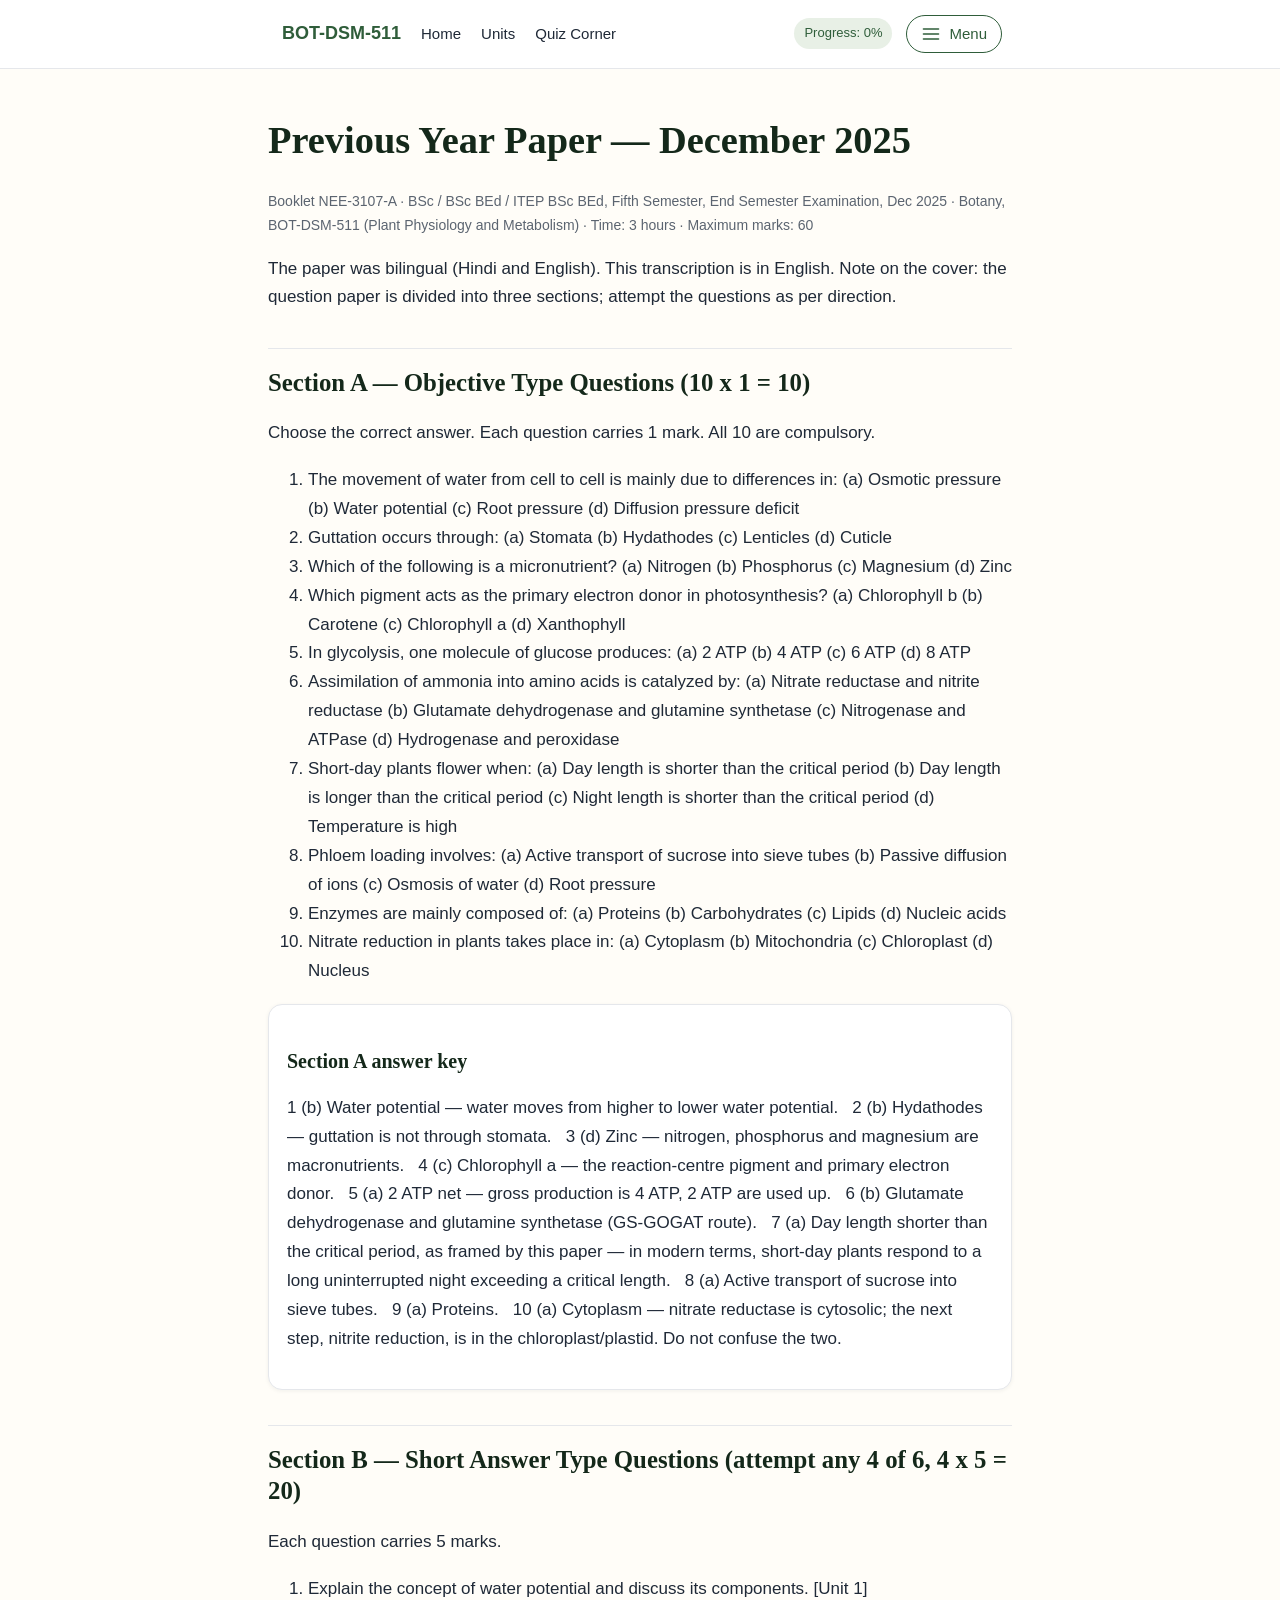
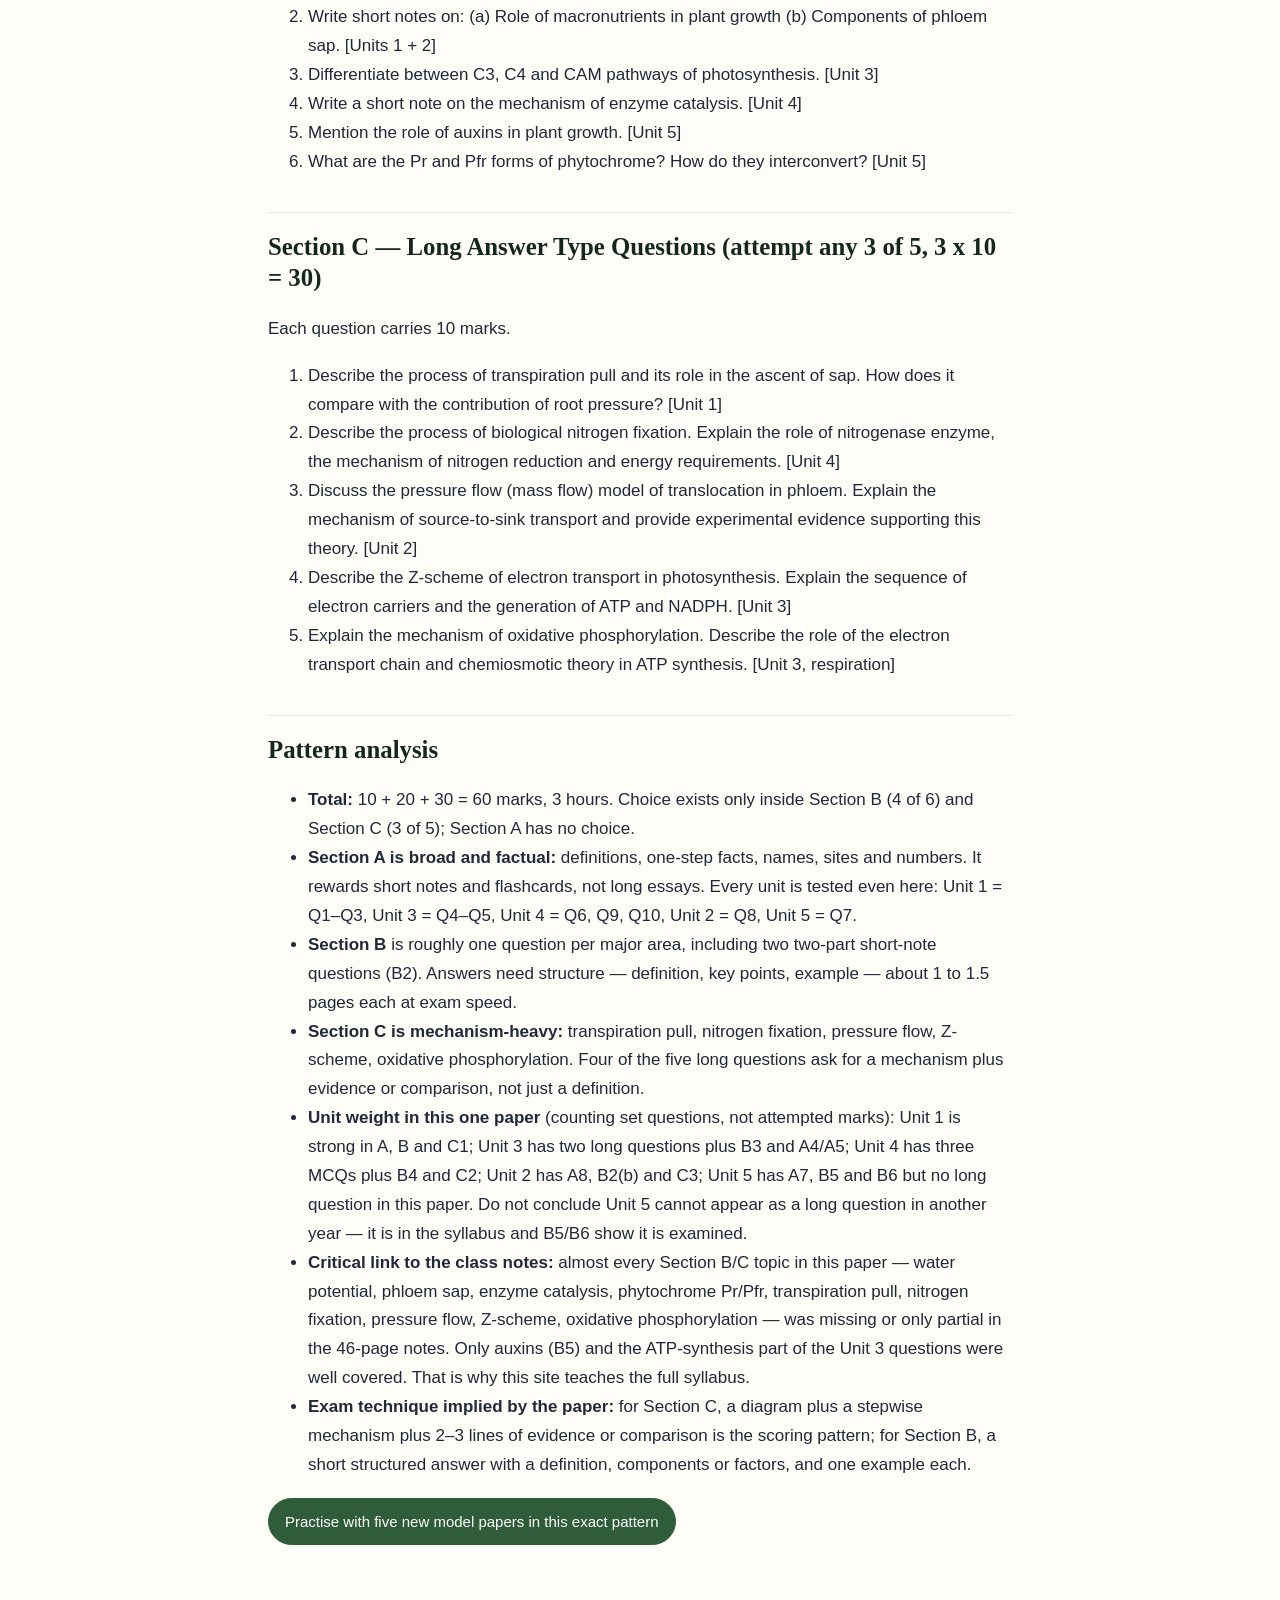
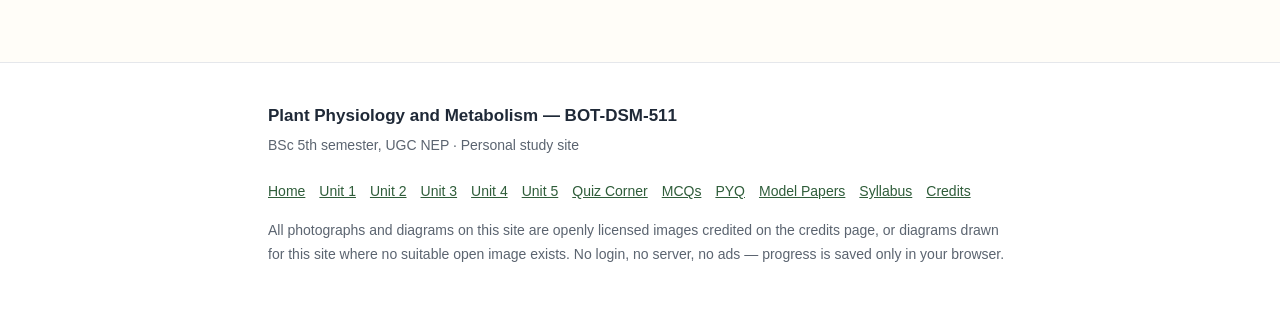
<file: bot/pyq.html>
<!DOCTYPE html><html lang="en"><head><meta charset="utf-8"><meta name="viewport" content="width=device-width,initial-scale=1">
<title>Dec 2025 PYQ — BOT-DSM-511</title><link rel="stylesheet" href="assets/css/style.css"></head>
<body><header class="site"><div class="nav"><a class="brand" href="index.html">BOT-DSM-511</a><nav class="nav-primary" aria-label="Primary"><a href="index.html">Home</a><a href="syllabus.html">Units</a><a href="quiz.html">Quiz Corner</a></nav><span class="header-progress" id="headerProgress">Progress: 0%</span><button class="menu-toggle" id="menuToggle" type="button" aria-expanded="false" aria-controls="siteMenu" aria-label="Open menu"><svg viewBox="0 0 24 24" width="20" height="20" aria-hidden="true"><path d="M3 6h18M3 12h18M3 18h18" stroke="currentColor" stroke-width="2" stroke-linecap="round" fill="none"/></svg><span>Menu</span></button><div class="site-menu" id="siteMenu" hidden><p class="menu-heading">Units</p><a href="units/unit1.html">Unit 1 — Water relations &amp; mineral nutrition</a><a href="units/unit2.html">Unit 2 — Translocation in phloem</a><a href="units/unit3.html">Unit 3 — Photosynthesis &amp; respiration</a><a href="units/unit4.html">Unit 4 — Enzymes &amp; nitrogen metabolism</a><a href="units/unit5.html">Unit 5 — Growth regulators &amp; light/temperature</a><p class="menu-heading">Study</p><a href="quiz.html">Quiz Corner</a><a href="mcq.html">MCQs</a><a href="pyq.html">Dec 2025 PYQ</a><a href="model-papers.html">Model Papers</a><a href="syllabus.html">Syllabus</a><a href="credits.html">Image Credits</a></div></div></header>
<main>
<h1>Previous Year Paper — December 2025</h1>
<p class="small">Booklet NEE-3107-A &middot; BSc / BSc BEd / ITEP BSc BEd, Fifth Semester, End Semester Examination, Dec 2025 &middot; Botany, BOT-DSM-511 (Plant Physiology and Metabolism) &middot; Time: 3 hours &middot; Maximum marks: 60</p>
<p>The paper was bilingual (Hindi and English). This transcription is in English. Note on the cover: the question paper is divided into three sections; attempt the questions as per direction.</p>
<h2>Section A — Objective Type Questions (10 x 1 = 10)</h2>
<p>Choose the correct answer. Each question carries 1 mark. All 10 are compulsory.</p>
<ol>
<li>The movement of water from cell to cell is mainly due to differences in: (a) Osmotic pressure (b) Water potential (c) Root pressure (d) Diffusion pressure deficit</li>
<li>Guttation occurs through: (a) Stomata (b) Hydathodes (c) Lenticles (d) Cuticle</li>
<li>Which of the following is a micronutrient? (a) Nitrogen (b) Phosphorus (c) Magnesium (d) Zinc</li>
<li>Which pigment acts as the primary electron donor in photosynthesis? (a) Chlorophyll b (b) Carotene (c) Chlorophyll a (d) Xanthophyll</li>
<li>In glycolysis, one molecule of glucose produces: (a) 2 ATP (b) 4 ATP (c) 6 ATP (d) 8 ATP</li>
<li>Assimilation of ammonia into amino acids is catalyzed by: (a) Nitrate reductase and nitrite reductase (b) Glutamate dehydrogenase and glutamine synthetase (c) Nitrogenase and ATPase (d) Hydrogenase and peroxidase</li>
<li>Short-day plants flower when: (a) Day length is shorter than the critical period (b) Day length is longer than the critical period (c) Night length is shorter than the critical period (d) Temperature is high</li>
<li>Phloem loading involves: (a) Active transport of sucrose into sieve tubes (b) Passive diffusion of ions (c) Osmosis of water (d) Root pressure</li>
<li>Enzymes are mainly composed of: (a) Proteins (b) Carbohydrates (c) Lipids (d) Nucleic acids</li>
<li>Nitrate reduction in plants takes place in: (a) Cytoplasm (b) Mitochondria (c) Chloroplast (d) Nucleus</li>
</ol>
<div class="card"><h3>Section A answer key</h3>
<p>1 (b) Water potential — water moves from higher to lower water potential. &nbsp; 2 (b) Hydathodes — guttation is not through stomata. &nbsp; 3 (d) Zinc — nitrogen, phosphorus and magnesium are macronutrients. &nbsp; 4 (c) Chlorophyll a — the reaction-centre pigment and primary electron donor. &nbsp; 5 (a) 2 ATP net — gross production is 4 ATP, 2 ATP are used up. &nbsp; 6 (b) Glutamate dehydrogenase and glutamine synthetase (GS-GOGAT route). &nbsp; 7 (a) Day length shorter than the critical period, as framed by this paper — in modern terms, short-day plants respond to a long uninterrupted night exceeding a critical length. &nbsp; 8 (a) Active transport of sucrose into sieve tubes. &nbsp; 9 (a) Proteins. &nbsp; 10 (a) Cytoplasm — nitrate reductase is cytosolic; the next step, nitrite reduction, is in the chloroplast/plastid. Do not confuse the two.</p></div>
<h2>Section B — Short Answer Type Questions (attempt any 4 of 6, 4 x 5 = 20)</h2>
<p>Each question carries 5 marks.</p>
<ol>
<li>Explain the concept of water potential and discuss its components. [Unit 1]</li>
<li>Write short notes on: (a) Role of macronutrients in plant growth (b) Components of phloem sap. [Units 1 + 2]</li>
<li>Differentiate between C3, C4 and CAM pathways of photosynthesis. [Unit 3]</li>
<li>Write a short note on the mechanism of enzyme catalysis. [Unit 4]</li>
<li>Mention the role of auxins in plant growth. [Unit 5]</li>
<li>What are the Pr and Pfr forms of phytochrome? How do they interconvert? [Unit 5]</li>
</ol>
<h2>Section C — Long Answer Type Questions (attempt any 3 of 5, 3 x 10 = 30)</h2>
<p>Each question carries 10 marks.</p>
<ol>
<li>Describe the process of transpiration pull and its role in the ascent of sap. How does it compare with the contribution of root pressure? [Unit 1]</li>
<li>Describe the process of biological nitrogen fixation. Explain the role of nitrogenase enzyme, the mechanism of nitrogen reduction and energy requirements. [Unit 4]</li>
<li>Discuss the pressure flow (mass flow) model of translocation in phloem. Explain the mechanism of source-to-sink transport and provide experimental evidence supporting this theory. [Unit 2]</li>
<li>Describe the Z-scheme of electron transport in photosynthesis. Explain the sequence of electron carriers and the generation of ATP and NADPH. [Unit 3]</li>
<li>Explain the mechanism of oxidative phosphorylation. Describe the role of the electron transport chain and chemiosmotic theory in ATP synthesis. [Unit 3, respiration]</li>
</ol>
<h2>Pattern analysis</h2>
<ul>
<li><strong>Total:</strong> 10 + 20 + 30 = 60 marks, 3 hours. Choice exists only inside Section B (4 of 6) and Section C (3 of 5); Section A has no choice.</li>
<li><strong>Section A is broad and factual:</strong> definitions, one-step facts, names, sites and numbers. It rewards short notes and flashcards, not long essays. Every unit is tested even here: Unit 1 = Q1–Q3, Unit 3 = Q4–Q5, Unit 4 = Q6, Q9, Q10, Unit 2 = Q8, Unit 5 = Q7.</li>
<li><strong>Section B</strong> is roughly one question per major area, including two two-part short-note questions (B2). Answers need structure — definition, key points, example — about 1 to 1.5 pages each at exam speed.</li>
<li><strong>Section C is mechanism-heavy:</strong> transpiration pull, nitrogen fixation, pressure flow, Z-scheme, oxidative phosphorylation. Four of the five long questions ask for a mechanism plus evidence or comparison, not just a definition.</li>
<li><strong>Unit weight in this one paper</strong> (counting set questions, not attempted marks): Unit 1 is strong in A, B and C1; Unit 3 has two long questions plus B3 and A4/A5; Unit 4 has three MCQs plus B4 and C2; Unit 2 has A8, B2(b) and C3; Unit 5 has A7, B5 and B6 but no long question in this paper. Do not conclude Unit 5 cannot appear as a long question in another year — it is in the syllabus and B5/B6 show it is examined.</li>
<li><strong>Critical link to the class notes:</strong> almost every Section B/C topic in this paper — water potential, phloem sap, enzyme catalysis, phytochrome Pr/Pfr, transpiration pull, nitrogen fixation, pressure flow, Z-scheme, oxidative phosphorylation — was missing or only partial in the 46-page notes. Only auxins (B5) and the ATP-synthesis part of the Unit 3 questions were well covered. That is why this site teaches the full syllabus.</li>
<li><strong>Exam technique implied by the paper:</strong> for Section C, a diagram plus a stepwise mechanism plus 2–3 lines of evidence or comparison is the scoring pattern; for Section B, a short structured answer with a definition, components or factors, and one example each.</li>
</ul>
<p><a class="btn" href="model-papers.html">Practise with five new model papers in this exact pattern</a></p>
</main><footer class="site"><div class="footer-inner"><p class="footer-title"><strong>Plant Physiology and Metabolism — BOT-DSM-511</strong><br><span class="small">BSc 5th semester, UGC NEP · Personal study site</span></p><nav class="footer-nav" aria-label="Footer"><a href="index.html">Home</a><a href="units/unit1.html">Unit 1</a><a href="units/unit2.html">Unit 2</a><a href="units/unit3.html">Unit 3</a><a href="units/unit4.html">Unit 4</a><a href="units/unit5.html">Unit 5</a><a href="quiz.html">Quiz Corner</a><a href="mcq.html">MCQs</a><a href="pyq.html">PYQ</a><a href="model-papers.html">Model Papers</a><a href="syllabus.html">Syllabus</a><a href="credits.html">Credits</a></nav><p class="small">All photographs and diagrams on this site are openly licensed images credited on the credits page, or diagrams drawn for this site where no suitable open image exists. No login, no server, no ads — progress is saved only in your browser.</p></div></footer><button id="topBtn" class="to-top" type="button" aria-label="Back to top"><svg viewBox="0 0 24 24" width="22" height="22" aria-hidden="true"><path d="M12 19V5M5 12l7-7 7 7" stroke="currentColor" stroke-width="2" stroke-linecap="round" stroke-linejoin="round" fill="none"/></svg></button><script src="assets/js/main.js"></script></body></html>
</file>
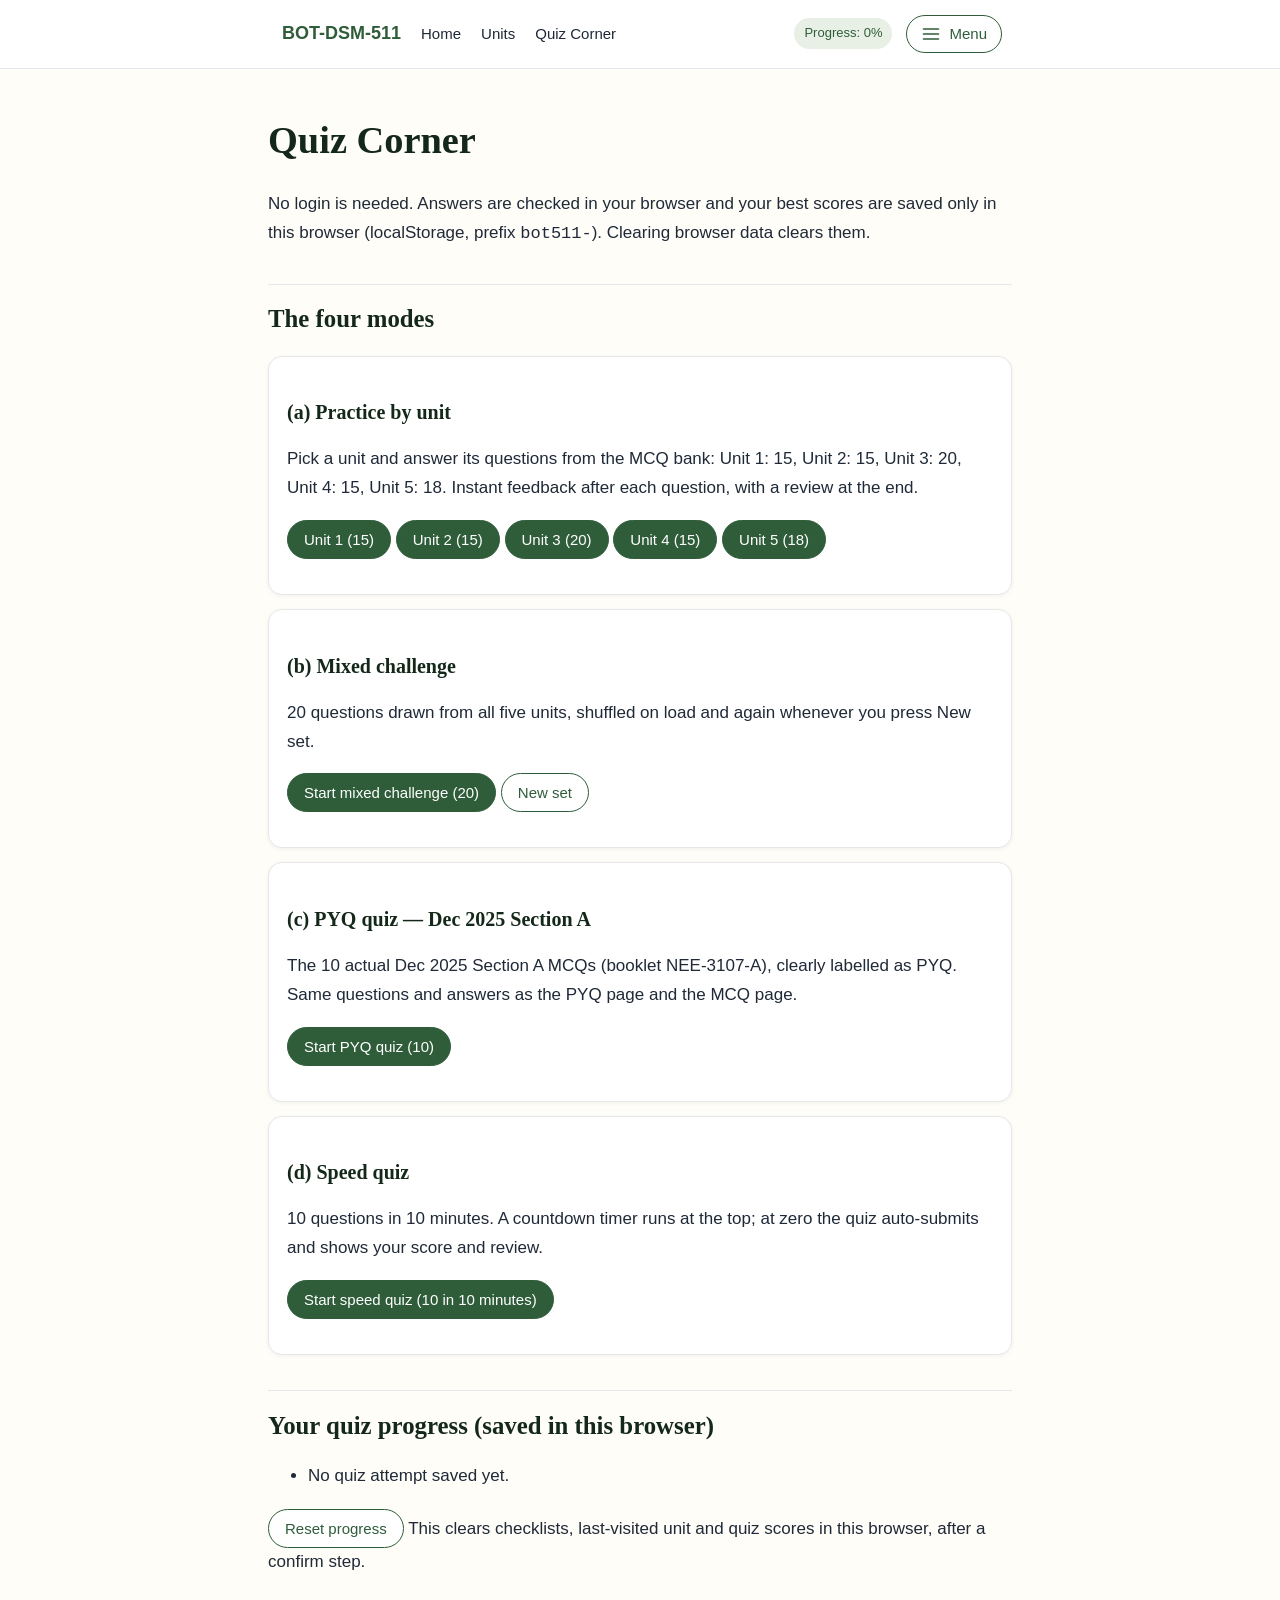
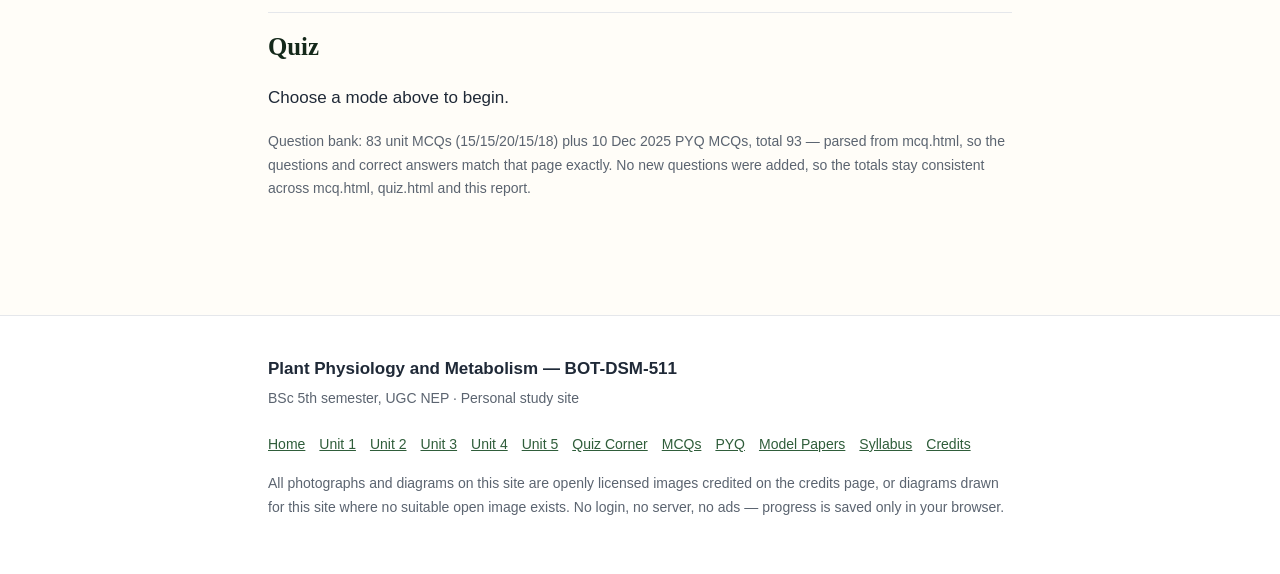
<file: bot/quiz.html>
<!DOCTYPE html><html lang="en"><head><meta charset="utf-8"><meta name="viewport" content="width=device-width,initial-scale=1">
<title>Quiz Corner — BOT-DSM-511</title><link rel="stylesheet" href="assets/css/style.css"></head>
<body><header class="site"><div class="nav"><a class="brand" href="index.html">BOT-DSM-511</a><nav class="nav-primary" aria-label="Primary"><a href="index.html">Home</a><a href="syllabus.html">Units</a><a href="quiz.html">Quiz Corner</a></nav><span class="header-progress" id="headerProgress">Progress: 0%</span><button class="menu-toggle" id="menuToggle" type="button" aria-expanded="false" aria-controls="siteMenu" aria-label="Open menu"><svg viewBox="0 0 24 24" width="20" height="20" aria-hidden="true"><path d="M3 6h18M3 12h18M3 18h18" stroke="currentColor" stroke-width="2" stroke-linecap="round" fill="none"/></svg><span>Menu</span></button><div class="site-menu" id="siteMenu" hidden><p class="menu-heading">Units</p><a href="units/unit1.html">Unit 1 — Water relations &amp; mineral nutrition</a><a href="units/unit2.html">Unit 2 — Translocation in phloem</a><a href="units/unit3.html">Unit 3 — Photosynthesis &amp; respiration</a><a href="units/unit4.html">Unit 4 — Enzymes &amp; nitrogen metabolism</a><a href="units/unit5.html">Unit 5 — Growth regulators &amp; light/temperature</a><p class="menu-heading">Study</p><a href="quiz.html">Quiz Corner</a><a href="mcq.html">MCQs</a><a href="pyq.html">Dec 2025 PYQ</a><a href="model-papers.html">Model Papers</a><a href="syllabus.html">Syllabus</a><a href="credits.html">Image Credits</a></div></div></header><main>
<h1>Quiz Corner</h1>
<p>No login is needed. Answers are checked in your browser and your best scores are saved only in this browser (localStorage, prefix <code>bot511-</code>). Clearing browser data clears them.</p>
<h2>The four modes</h2>
<div class="card"><h3>(a) Practice by unit</h3><p>Pick a unit and answer its questions from the MCQ bank: Unit 1: 15, Unit 2: 15, Unit 3: 20, Unit 4: 15, Unit 5: 18. Instant feedback after each question, with a review at the end.</p>
<p><button class="btn" type="button" onclick="startQuiz('unit',1)">Unit 1 (15)</button> <button class="btn" type="button" onclick="startQuiz('unit',2)">Unit 2 (15)</button> <button class="btn" type="button" onclick="startQuiz('unit',3)">Unit 3 (20)</button> <button class="btn" type="button" onclick="startQuiz('unit',4)">Unit 4 (15)</button> <button class="btn" type="button" onclick="startQuiz('unit',5)">Unit 5 (18)</button></p></div>
<div class="card"><h3>(b) Mixed challenge</h3><p>20 questions drawn from all five units, shuffled on load and again whenever you press New set.</p>
<p><button class="btn" type="button" onclick="startQuiz('mixed')">Start mixed challenge (20)</button> <button class="btn secondary" type="button" onclick="startQuiz('mixed')">New set</button></p></div>
<div class="card"><h3>(c) PYQ quiz — Dec 2025 Section A</h3><p>The 10 actual Dec 2025 Section A MCQs (booklet NEE-3107-A), clearly labelled as PYQ. Same questions and answers as the PYQ page and the MCQ page.</p>
<p><button class="btn" type="button" onclick="startQuiz('pyq')">Start PYQ quiz (10)</button></p></div>
<div class="card"><h3>(d) Speed quiz</h3><p>10 questions in 10 minutes. A countdown timer runs at the top; at zero the quiz auto-submits and shows your score and review.</p>
<p><button class="btn" type="button" onclick="startQuiz('speed')">Start speed quiz (10 in 10 minutes)</button></p></div>
<h2>Your quiz progress (saved in this browser)</h2>
<ul id="quizProgress"><li>No quiz attempt saved yet.</li></ul>
<p><button class="btn secondary" type="button" data-reset-progress>Reset progress</button> This clears checklists, last-visited unit and quiz scores in this browser, after a confirm step.</p>
<h2>Quiz</h2>
<div id="timer" class="card" style="display:none"><strong>Time left: <span id="timeLeft">10:00</span></strong></div>
<div id="quizArea"><p>Choose a mode above to begin.</p></div>
<div id="quizResult"></div>
<p class="small">Question bank: 83 unit MCQs (15/15/20/15/18) plus 10 Dec 2025 PYQ MCQs, total 93 — parsed from mcq.html, so the questions and correct answers match that page exactly. No new questions were added, so the totals stay consistent across mcq.html, quiz.html and this report.</p>
</main><footer class="site"><div class="footer-inner"><p class="footer-title"><strong>Plant Physiology and Metabolism — BOT-DSM-511</strong><br><span class="small">BSc 5th semester, UGC NEP · Personal study site</span></p><nav class="footer-nav" aria-label="Footer"><a href="index.html">Home</a><a href="units/unit1.html">Unit 1</a><a href="units/unit2.html">Unit 2</a><a href="units/unit3.html">Unit 3</a><a href="units/unit4.html">Unit 4</a><a href="units/unit5.html">Unit 5</a><a href="quiz.html">Quiz Corner</a><a href="mcq.html">MCQs</a><a href="pyq.html">PYQ</a><a href="model-papers.html">Model Papers</a><a href="syllabus.html">Syllabus</a><a href="credits.html">Credits</a></nav><p class="small">All photographs and diagrams on this site are openly licensed images credited on the credits page, or diagrams drawn for this site where no suitable open image exists. No login, no server, no ads — progress is saved only in your browser.</p></div></footer><button id="topBtn" class="to-top" type="button" aria-label="Back to top"><svg viewBox="0 0 24 24" width="22" height="22" aria-hidden="true"><path d="M12 19V5M5 12l7-7 7 7" stroke="currentColor" stroke-width="2" stroke-linecap="round" stroke-linejoin="round" fill="none"/></svg></button><script src="assets/js/main.js"></script>
<script>
var BANK = [{"unit": "Unit 1 — Plant-Water Relations and Mineral Nutrition", "q": "The water potential of pure water at atmospheric pressure is:", "opts": ["(a) -1 MPa", "(b) 0 MPa", "(c) +1 MPa", "(d) -0.5 MPa"], "correct": 1, "expl": "Pure water is the reference: its water potential is zero. Solutes make it negative."}, {"unit": "Unit 1 — Plant-Water Relations and Mineral Nutrition", "q": "Water potential (Ψ) of a plant cell is the sum of:", "opts": ["(a) Solute potential and matric potential only", "(b) Pressure potential and gravitational potential only", "(c) Solute potential and pressure potential", "(d) Osmotic pressure and turgor pressure"], "correct": 2, "expl": "Ψ = Ψs + Ψp. In most cells matric potential is small and often included with Ψs in simple treatments."}, {"unit": "Unit 1 — Plant-Water Relations and Mineral Nutrition", "q": "In a fully turgid cell, the pressure potential is:", "opts": ["(a) Zero", "(b) Negative", "(c) Positive", "(d) Equal to solute potential"], "correct": 2, "expl": "Turgor pressure pushes the wall outward, so Ψp is positive and balances the negative Ψs."}, {"unit": "Unit 1 — Plant-Water Relations and Mineral Nutrition", "q": "Most transpiration in a typical leaf occurs through:", "opts": ["(a) Cuticle", "(b) Lenticels", "(c) Stomata", "(d) Hydathodes"], "correct": 2, "expl": "Stomatal transpiration dominates in most leaves; cuticular loss is much smaller."}, {"unit": "Unit 1 — Plant-Water Relations and Mineral Nutrition", "q": "Transpiration pull in the ascent of sap depends mainly on:", "opts": ["(a) Root pressure alone", "(b) Cohesion and adhesion of water", "(c) Capillarity alone", "(d) Imbibition by seeds"], "correct": 1, "expl": "Cohesion between water molecules and adhesion to xylem walls transmit the pull from leaves to roots."}, {"unit": "Unit 1 — Plant-Water Relations and Mineral Nutrition", "q": "Which factor increases the rate of transpiration?", "opts": ["(a) High humidity", "(b) Low temperature", "(c) Strong wind", "(d) Closed stomata"], "correct": 2, "expl": "Wind removes the humid boundary layer around the leaf, steepening the vapour gradient."}, {"unit": "Unit 1 — Plant-Water Relations and Mineral Nutrition", "q": "Guttation differs from transpiration because guttation:", "opts": ["(a) Loses water as vapour", "(b) Occurs through hydathodes as liquid", "(c) Needs open stomata", "(d) Occurs only at noon"], "correct": 1, "expl": "Guttation is liquid water forced out through hydathodes, usually at night when transpiration is low and root pressure is active."}, {"unit": "Unit 1 — Plant-Water Relations and Mineral Nutrition", "q": "Root pressure is best demonstrated by:", "opts": ["(a) Wilting in sunlight", "(b) Bleeding from a cut stem", "(c) Opening of flowers", "(d) Leaf abscission"], "correct": 1, "expl": "Sap exuding from a cut stem shows positive pressure from roots; it is weak and cannot alone lift water in tall trees."}, {"unit": "Unit 1 — Plant-Water Relations and Mineral Nutrition", "q": "Which element is a macronutrient?", "opts": ["(a) Zinc", "(b) Molybdenum", "(c) Potassium", "(d) Boron"], "correct": 2, "expl": "Macronutrients (N, P, K, Ca, Mg, S) are needed in large amounts; Zn, Mo and B are micronutrients."}, {"unit": "Unit 1 — Plant-Water Relations and Mineral Nutrition", "q": "Magnesium is a component of:", "opts": ["(a) Haemoglobin", "(b) Chlorophyll", "(c) DNA bases only", "(d) Cellulose"], "correct": 1, "expl": "Mg is the central atom of the chlorophyll molecule."}, {"unit": "Unit 1 — Plant-Water Relations and Mineral Nutrition", "q": "According to Arnon and Stout, an element is essential if the plant:", "opts": ["(a) Grows faster with it", "(b) Cannot complete its life cycle without it and it cannot be replaced", "(c) Absorbs it from soil", "(d) Stores it in seeds"], "correct": 1, "expl": "Essentiality requires indispensability, a specific role, and no complete substitute."}, {"unit": "Unit 1 — Plant-Water Relations and Mineral Nutrition", "q": "Iron deficiency in plants most commonly shows as:", "opts": ["(a) Purple leaves", "(b) Interveinal chlorosis of young leaves", "(c) Root rot", "(d) Fruit cracking"], "correct": 1, "expl": "Fe is needed for chlorophyll synthesis; young leaves yellow between veins because Fe is relatively immobile."}, {"unit": "Unit 1 — Plant-Water Relations and Mineral Nutrition", "q": "Facilitated diffusion across a membrane:", "opts": ["(a) Needs ATP directly", "(b) Uses a carrier or channel down a gradient", "(c) Moves only water", "(d) Occurs only in roots"], "correct": 1, "expl": "Facilitated diffusion is passive but carrier/channel-mediated, so it is faster and more selective than simple diffusion."}, {"unit": "Unit 1 — Plant-Water Relations and Mineral Nutrition", "q": "A channel differs from a carrier protein mainly in that a channel:", "opts": ["(a) Binds ATP", "(b) Forms a continuous pore and transports much faster", "(c) Works only against a gradient", "(d) Is never selective"], "correct": 1, "expl": "Channels are pores; carriers bind, change shape and release, so they are slower."}, {"unit": "Unit 1 — Plant-Water Relations and Mineral Nutrition", "q": "Primary active transport is driven directly by:", "opts": ["(a) A proton gradient", "(b) ATP hydrolysis by a pump", "(c) Osmosis", "(d) Diffusion of sucrose"], "correct": 1, "expl": "P-ATPases and similar pumps hydrolyse ATP. Secondary active transport instead uses a gradient made by such a pump."}, {"unit": "Unit 2 — Translocation in Phloem", "q": "The main sugar transported in phloem sap is:", "opts": ["(a) Glucose", "(b) Fructose", "(c) Sucrose", "(d) Starch"], "correct": 2, "expl": "Sucrose is non-reducing, soluble and stable for long-distance transport."}, {"unit": "Unit 2 — Translocation in Phloem", "q": "Phloem sap also contains, besides sugars:", "opts": ["(a) Only water", "(b) Amino acids, hormones and minerals", "(c) Only starch", "(d) Chlorophyll"], "correct": 1, "expl": "Sap carries amino acids, some minerals, hormones and signalling molecules, at alkaline pH."}, {"unit": "Unit 2 — Translocation in Phloem", "q": "Sieve tube elements are unusual because they are:", "opts": ["(a) Dead at maturity", "(b) Living but without a nucleus at maturity", "(c) Found only in roots", "(d) Filled with chloroplasts"], "correct": 1, "expl": "Mature sieve elements lose their nucleus and rely on companion cells."}, {"unit": "Unit 2 — Translocation in Phloem", "q": "Companion cells are closely associated with:", "opts": ["(a) Tracheids", "(b) Sieve tube elements", "(c) Guard cells", "(d) Root hairs"], "correct": 1, "expl": "Companion cells load solutes into sieve tubes and keep them alive."}, {"unit": "Unit 2 — Translocation in Phloem", "q": "In the girdling experiment, removing a ring of bark:", "opts": ["(a) Stops xylem flow immediately", "(b) Stops phloem flow and causes swelling above the ring", "(c) Kills the root at once", "(d) Stops photosynthesis"], "correct": 1, "expl": "Bark removal interrupts phloem; food accumulates above the girdle and roots starve."}, {"unit": "Unit 2 — Translocation in Phloem", "q": "The pressure flow model was proposed by:", "opts": ["(a) Dixon", "(b) Münch", "(c) Arnon", "(d) Calvin"], "correct": 1, "expl": "Ernst Münch proposed mass flow driven by a turgor-pressure gradient in 1930."}, {"unit": "Unit 2 — Translocation in Phloem", "q": "In pressure flow, movement is from:", "opts": ["(a) Sink to source", "(b) Source to sink", "(c) Leaf to leaf", "(d) Root to shoot only"], "correct": 1, "expl": "Sources (usually leaves) load solutes; sinks (roots, fruits, growing tips) unload them."}, {"unit": "Unit 2 — Translocation in Phloem", "q": "Phloem loading at the source involves:", "opts": ["(a) Passive diffusion of sucrose only", "(b) Active sucrose-H+ cotransport into sieve tubes", "(c) Root pressure", "(d) Evaporation"], "correct": 1, "expl": "Sucrose is pumped against its gradient using a proton gradient made by H+-ATPase."}, {"unit": "Unit 2 — Translocation in Phloem", "q": "Water enters sieve tubes at the source because:", "opts": ["(a) Solute concentration rises, lowering water potential", "(b) Temperature rises", "(c) Stomata open", "(d) Roots push it directly"], "correct": 0, "expl": "High solute concentration lowers Ψ, water enters by osmosis, and turgor pressure rises."}, {"unit": "Unit 2 — Translocation in Phloem", "q": "At the sink, unloading causes:", "opts": ["(a) Pressure to rise further", "(b) Water to leave the sieve tube and pressure to fall", "(c) Photosynthesis to stop", "(d) Xylem to close"], "correct": 1, "expl": "Solute removal raises Ψ, water exits, and pressure falls — maintaining the source-to-sink gradient."}, {"unit": "Unit 2 — Translocation in Phloem", "q": "Evidence for phloem transport from aphid stylets is that:", "opts": ["(a) Aphids eat xylem", "(b) Stylets left in sieve tubes exude sap under pressure", "(c) Aphids stop transpiration", "(d) Stylets block roots"], "correct": 1, "expl": "Cut aphid stylets exude phloem sap, showing it is under positive pressure."}, {"unit": "Unit 2 — Translocation in Phloem", "q": "Symplastic phloem loading moves sucrose through:", "opts": ["(a) Cell walls only", "(b) Plasmodesmata from cell to cell", "(c) Xylem vessels", "(d) Intercellular spaces only"], "correct": 1, "expl": "Symplastic loading passes through plasmodesmata; apoplastic loading crosses membranes via transporters."}, {"unit": "Unit 2 — Translocation in Phloem", "q": "A growing fruit is an example of a:", "opts": ["(a) Source only", "(b) Sink", "(c) Companion cell", "(d) Hydathode"], "correct": 1, "expl": "Sinks import food: growing fruits, roots, tubers and young leaves."}, {"unit": "Unit 2 — Translocation in Phloem", "q": "Which observation supports mass flow rather than simple diffusion?", "opts": ["(a) Sap moves slowly", "(b) Sap moves rapidly over long distances and in bulk", "(c) Sap contains only water", "(d) Sap moves only at night"], "correct": 1, "expl": "Observed rates and bulk movement over metres are far too fast for diffusion alone."}, {"unit": "Unit 2 — Translocation in Phloem", "q": "If a sink is removed, phloem flow to that region:", "opts": ["(a) Speeds up", "(b) Stops or falls sharply", "(c) Reverses to the leaf permanently", "(d) Becomes xylem flow"], "correct": 1, "expl": "Flow depends on sink demand; without unloading, the pressure gradient collapses."}, {"unit": "Unit 3 — Photosynthesis and Respiration", "q": "The reaction centre of Photosystem II is:", "opts": ["(a) P700", "(b) P680", "(c) P660", "(d) P730"], "correct": 1, "expl": "P680 absorbs maximally near 680 nm; PSI uses P700."}, {"unit": "Unit 3 — Photosynthesis and Respiration", "q": "The reaction centre of Photosystem I is:", "opts": ["(a) P680", "(b) P700", "(c) P650", "(d) P750"], "correct": 1, "expl": "P700 is the PSI reaction-centre chlorophyll a."}, {"unit": "Unit 3 — Photosynthesis and Respiration", "q": "Antenna molecules in photosynthesis:", "opts": ["(a) Fix CO2", "(b) Harvest light and pass energy to the reaction centre", "(c) Split water", "(d) Make ATP directly"], "correct": 1, "expl": "Antenna pigments absorb light and funnel excitation energy to the reaction centre."}, {"unit": "Unit 3 — Photosynthesis and Respiration", "q": "Photolysis of water in photosynthesis occurs at:", "opts": ["(a) PSI", "(b) PSII", "(c) Cytochrome b6f", "(d) ATP synthase"], "correct": 1, "expl": "The oxygen-evolving complex of PSII splits water, releasing O2, protons and electrons."}, {"unit": "Unit 3 — Photosynthesis and Respiration", "q": "In non-cyclic electron flow, the final electron acceptor is:", "opts": ["(a) Oxygen", "(b) NADP+", "(c) ADP", "(d) CO2"], "correct": 2, "expl": "Electrons end on NADP+, forming NADPH for the Calvin cycle."}, {"unit": "Unit 3 — Photosynthesis and Respiration", "q": "Cyclic photophosphorylation produces:", "opts": ["(a) ATP and NADPH", "(b) ATP only", "(c) NADPH only", "(d) Oxygen"], "correct": 1, "expl": "Cyclic flow around PSI makes ATP without NADPH or O2, balancing the ATP:NADPH ratio."}, {"unit": "Unit 3 — Photosynthesis and Respiration", "q": "Chemiosmosis in chloroplasts uses a proton gradient across the:", "opts": ["(a) Outer chloroplast membrane", "(b) Thylakoid membrane", "(c) Stroma", "(d) Grana stack wall"], "correct": 1, "expl": "Protons accumulate in the thylakoid lumen; flow back through CFo/CF1 makes ATP."}, {"unit": "Unit 3 — Photosynthesis and Respiration", "q": "The first stable product of the Calvin (C3) cycle is:", "opts": ["(a) Oxaloacetate", "(b) 3-phosphoglycerate", "(c) Malate", "(d) Glyceraldehyde"], "correct": 1, "expl": "CO2 + RuBP gives two molecules of 3-phosphoglycerate, catalysed by RuBisCO."}, {"unit": "Unit 3 — Photosynthesis and Respiration", "q": "RuBisCO is:", "opts": ["(a) A pigment", "(b) Ribulose-1,5-bisphosphate carboxylase/oxygenase", "(c) An ATPase", "(d) A cytochrome"], "correct": 1, "expl": "RuBisCO carboxylates RuBP in C3 fixation and can also oxygenate it in photorespiration."}, {"unit": "Unit 3 — Photosynthesis and Respiration", "q": "In C4 plants, CO2 is first fixed in mesophyll cells into:", "opts": ["(a) 3-PGA", "(b) Oxaloacetate", "(c) Malate only in bundle sheath", "(d) RuBP"], "correct": 1, "expl": "PEP carboxylase fixes CO2 into oxaloacetate in mesophyll cells; the C4 acid moves to bundle-sheath cells."}, {"unit": "Unit 3 — Photosynthesis and Respiration", "q": "Kranz anatomy is characteristic of:", "opts": ["(a) C3 plants", "(b) C4 plants", "(c) CAM plants only", "(d) Algae"], "correct": 1, "expl": "C4 leaves show a wreath of bundle-sheath cells around veins."}, {"unit": "Unit 3 — Photosynthesis and Respiration", "q": "CAM plants open their stomata mainly:", "opts": ["(a) At midday", "(b) At night", "(c) Only in winter", "(d) Never"], "correct": 1, "expl": "CAM plants fix CO2 at night into malic acid and close stomata by day, saving water."}, {"unit": "Unit 3 — Photosynthesis and Respiration", "q": "Photorespiration begins when RuBisCO acts as an oxygenase, producing:", "opts": ["(a) Only CO2", "(b) Phosphoglycolate", "(c) Oxaloacetate", "(d) Pyruvate directly"], "correct": 1, "expl": "Phosphoglycolate is salvaged through chloroplast, peroxisome and mitochondrion cooperation, losing CO2."}, {"unit": "Unit 3 — Photosynthesis and Respiration", "q": "Glycolysis takes place in the:", "opts": ["(a) Mitochondrial matrix", "(b) Cytoplasm", "(c) Chloroplast stroma", "(d) Nucleus"], "correct": 1, "expl": "Glycolysis is cytosolic and does not need oxygen."}, {"unit": "Unit 3 — Photosynthesis and Respiration", "q": "In glycolysis, the net gain per glucose is:", "opts": ["(a) 2 ATP and 2 NADH", "(b) 4 ATP and 4 NADH", "(c) 2 ATP only", "(d) 8 ATP"], "correct": 0, "expl": "Gross 4 ATP are made, 2 ATP are invested, so net = 2 ATP, plus 2 NADH and 2 pyruvate."}, {"unit": "Unit 3 — Photosynthesis and Respiration", "q": "The TCA (Krebs) cycle operates in the:", "opts": ["(a) Cytoplasm", "(b) Mitochondrial matrix", "(c) Thylakoid lumen", "(d) Golgi body"], "correct": 1, "expl": "Pyruvate enters mitochondria, forms acetyl-CoA, and is oxidised in the matrix."}, {"unit": "Unit 3 — Photosynthesis and Respiration", "q": "The electron transport chain of respiration is located in the:", "opts": ["(a) Outer mitochondrial membrane", "(b) Inner mitochondrial membrane", "(c) Matrix", "(d) Cristae lumen only"], "correct": 1, "expl": "Complexes I–IV and ATP synthase sit in the inner mitochondrial membrane."}, {"unit": "Unit 3 — Photosynthesis and Respiration", "q": "The glyoxylate cycle occurs in:", "opts": ["(a) Chloroplasts", "(b) Glyoxysomes", "(c) Ribosomes", "(d) Vacuoles"], "correct": 1, "expl": "Glyoxysomes in germinating oil seeds convert fat-derived acetyl-CoA toward sugars, bypassing CO2-loss steps of the TCA cycle."}, {"unit": "Unit 3 — Photosynthesis and Respiration", "q": "The oxidative pentose phosphate pathway mainly provides:", "opts": ["(a) ATP only", "(b) NADPH and pentose phosphates", "(c) Oxygen", "(d) Pyruvate"], "correct": 1, "expl": "It supplies NADPH for biosynthesis and ribose-5-phosphate for nucleotides."}, {"unit": "Unit 3 — Photosynthesis and Respiration", "q": "Fermentation differs from aerobic respiration in that it:", "opts": ["(a) Needs oxygen", "(b) Regenerates NAD+ without an electron transport chain", "(c) Makes more ATP per glucose", "(d) Occurs in mitochondria"], "correct": 1, "expl": "Fermentation recycles NADH to NAD+ in the cytoplasm, yielding only the glycolytic ATP."}, {"unit": "Unit 4 — Enzymes and Nitrogen Metabolism", "q": "Enzymes are mainly:", "opts": ["(a) Lipids", "(b) Proteins", "(c) Carbohydrates", "(d) Nucleic acids"], "correct": 1, "expl": "Most enzymes are proteins; a few catalytic RNAs (ribozymes) are the exception."}, {"unit": "Unit 4 — Enzymes and Nitrogen Metabolism", "q": "The part of an enzyme where the substrate binds is the:", "opts": ["(a) Allosteric site only", "(b) Active site", "(c) Cofactor", "(d) Holoenzyme"], "correct": 1, "expl": "The active site binds substrate and stabilises the transition state."}, {"unit": "Unit 4 — Enzymes and Nitrogen Metabolism", "q": "Induced-fit theory states that:", "opts": ["(a) Enzyme and substrate are rigid", "(b) The active site changes shape on substrate binding", "(c) Substrate changes the enzyme permanently", "(d) All enzymes need a cofactor"], "correct": 1, "expl": "Binding induces a conformational change that fits substrate better than a rigid lock and key."}, {"unit": "Unit 4 — Enzymes and Nitrogen Metabolism", "q": "Km (Michaelis constant) is the substrate concentration at which the rate is:", "opts": ["(a) Maximum", "(b) Half-maximum", "(c) Zero", "(d) Double the maximum"], "correct": 1, "expl": "Low Km means high affinity; Km is a useful comparative measure, not a direct binding constant."}, {"unit": "Unit 4 — Enzymes and Nitrogen Metabolism", "q": "A competitive inhibitor:", "opts": ["(a) Binds only the enzyme-substrate complex", "(b) Competes with substrate for the active site", "(c) Lowers Vmax permanently", "(d) Denatures the enzyme"], "correct": 1, "expl": "Competitive inhibition can be overcome by more substrate; apparent Km rises, Vmax is unchanged."}, {"unit": "Unit 4 — Enzymes and Nitrogen Metabolism", "q": "A non-competitive inhibitor typically:", "opts": ["(a) Raises Km only", "(b) Lowers Vmax", "(c) Binds only free substrate", "(d) Is overcome by more substrate"], "correct": 1, "expl": "It binds elsewhere (often enzyme and enzyme-substrate complex), so Vmax falls while Km is often unchanged."}, {"unit": "Unit 4 — Enzymes and Nitrogen Metabolism", "q": "Feedback inhibition in a pathway usually acts on:", "opts": ["(a) The last enzyme", "(b) The first committed enzyme", "(c) All enzymes equally", "(d) The substrate"], "correct": 1, "expl": "End-product inhibition of an early step prevents wasteful overproduction."}, {"unit": "Unit 4 — Enzymes and Nitrogen Metabolism", "q": "Nitrogenase is inactivated by:", "opts": ["(a) Carbon dioxide", "(b) Oxygen", "(c) Nitrate", "(d) Light"], "correct": 1, "expl": "Nitrogenase is extremely O2-sensitive; leghaemoglobin helps keep free O2 low in nodules."}, {"unit": "Unit 4 — Enzymes and Nitrogen Metabolism", "q": "In a legume nodule, leghaemoglobin:", "opts": ["(a) Fixes nitrogen directly", "(b) Buffers O2: supplies respiration while protecting nitrogenase", "(c) Makes ATP", "(d) Transports sucrose"], "correct": 1, "expl": "It binds O2 reversibly, keeping free O2 low but delivering enough for bacteroid respiration."}, {"unit": "Unit 4 — Enzymes and Nitrogen Metabolism", "q": "The nitrogenase reaction needs, per N2 reduced:", "opts": ["(a) 2 ATP", "(b) 8 ATP", "(c) 16 ATP", "(d) 32 ATP"], "correct": 2, "expl": "The standard stoichiometry is N2 + 8H+ + 8e- + 16 ATP → 2NH3 + H2 + 16 ADP + 16 Pi."}, {"unit": "Unit 4 — Enzymes and Nitrogen Metabolism", "q": "A well-known free-living nitrogen fixer is:", "opts": ["(a) Rhizobium only", "(b) Azotobacter", "(c) E. coli", "(d) Agrobacterium"], "correct": 1, "expl": "Azotobacter fixes nitrogen freely in soil; Rhizobium is symbiotic in legumes."}, {"unit": "Unit 4 — Enzymes and Nitrogen Metabolism", "q": "Nitrate reductase in plants is located in the:", "opts": ["(a) Chloroplast", "(b) Cytoplasm", "(c) Mitochondrion", "(d) Nucleus"], "correct": 1, "expl": "Nitrate → nitrite occurs in the cytoplasm; nitrite → ammonia occurs in chloroplasts/plastids."}, {"unit": "Unit 4 — Enzymes and Nitrogen Metabolism", "q": "Nitrite reductase is located in the:", "opts": ["(a) Cytoplasm", "(b) Chloroplast/plastid", "(c) Vacuole", "(d) Cell wall"], "correct": 1, "expl": "This is the classic trap: nitrate reduction is cytosolic, nitrite reduction is plastidic."}, {"unit": "Unit 4 — Enzymes and Nitrogen Metabolism", "q": "Ammonia is assimilated into amino acids mainly through:", "opts": ["(a) Nitrogenase alone", "(b) GS-GOGAT (glutamine synthetase–glutamate synthase)", "(c) Photorespiration", "(d) The TCA cycle alone"], "correct": 1, "expl": "GS adds ammonia to glutamate making glutamine; GOGAT transfers the amide group to make two glutamates."}, {"unit": "Unit 4 — Enzymes and Nitrogen Metabolism", "q": "Glutamate dehydrogenase provides:", "opts": ["(a) The only route for ammonia assimilation", "(b) An alternative, low-affinity route at high ammonia levels", "(c) Nitrate reduction", "(d) Oxygen protection"], "correct": 1, "expl": "GDH can aminate alpha-ketoglutarate directly, but GS-GOGAT is the main route at normal ammonia levels."}, {"unit": "Unit 5 — Plant Growth Regulators and Light/Temperature Responses", "q": "The principal natural auxin is:", "opts": ["(a) Gibberellic acid", "(b) Indole-3-acetic acid (IAA)", "(c) Kinetin", "(d) Abscisic acid"], "correct": 1, "expl": "IAA is the main auxin, made mainly in shoot tips, young leaves and developing seeds."}, {"unit": "Unit 5 — Plant Growth Regulators and Light/Temperature Responses", "q": "Apical dominance is maintained mainly by auxin from the:", "opts": ["(a) Roots", "(b) Shoot apex", "(c) Fruit", "(d) Lateral buds"], "correct": 1, "expl": "Apical auxin suppresses lateral buds; removing the apex releases them."}, {"unit": "Unit 5 — Plant Growth Regulators and Light/Temperature Responses", "q": "2,4-D is used as a:", "opts": ["(a) Fertiliser", "(b) Selective weed killer (synthetic auxin)", "(c) Fungicide", "(d) Ripening agent"], "correct": 1, "expl": "At herbicidal doses, synthetic auxins cause uncontrolled growth in broad-leaved weeds."}, {"unit": "Unit 5 — Plant Growth Regulators and Light/Temperature Responses", "q": "Bakanae (foolish seedling) disease led to the discovery of:", "opts": ["(a) Auxins", "(b) Gibberellins", "(c) Cytokinins", "(d) Ethylene"], "correct": 1, "expl": "Kurosawa (1926) linked the tall rice seedlings to a product of Gibberella fujikuroi."}, {"unit": "Unit 5 — Plant Growth Regulators and Light/Temperature Responses", "q": "Gibberellins promote seed germination largely by inducing:", "opts": ["(a) Cell division in roots", "(b) Alpha-amylase in the aleurone layer", "(c) Stomatal closure", "(d) Ethylene synthesis"], "correct": 1, "expl": "GA from the embryo induces aleurone cells to make hydrolases that mobilise endosperm starch."}, {"unit": "Unit 5 — Plant Growth Regulators and Light/Temperature Responses", "q": "Cytokinins are best known for promoting:", "opts": ["(a) Stem elongation only", "(b) Cell division and delaying leaf senescence", "(c) Fruit ripening", "(d) Dormancy"], "correct": 1, "expl": "Cytokinins (e.g. kinetin, zeatin) promote cytokinesis and counteract auxin in shoot/root balance."}, {"unit": "Unit 5 — Plant Growth Regulators and Light/Temperature Responses", "q": "Abscisic acid (ABA) is called a stress hormone mainly because it:", "opts": ["(a) Promotes growth in drought", "(b) Closes stomata during water stress and induces dormancy", "(c) Ripens fruit", "(d) Breaks dormancy"], "correct": 1, "expl": "ABA rises in water stress, closes stomata and maintains seed dormancy."}, {"unit": "Unit 5 — Plant Growth Regulators and Light/Temperature Responses", "q": "Ethylene is unusual among plant hormones because it is a:", "opts": ["(a) Protein", "(b) Gas", "(c) Steroid", "(d) Lipid only"], "correct": 1, "expl": "Ethylene (C2H4) diffuses as a gas through intercellular spaces."}, {"unit": "Unit 5 — Plant Growth Regulators and Light/Temperature Responses", "q": "The triple response of dark-grown seedlings to ethylene includes:", "opts": ["(a) Elongation, thinning and vertical growth", "(b) Shortening and thickening, exaggerated hook, horizontal growth", "(c) Root loss only", "(d) Flowering"], "correct": 1, "expl": "Neljubow's triple response is the classic ethylene bioassay."}, {"unit": "Unit 5 — Plant Growth Regulators and Light/Temperature Responses", "q": "Ethylene biosynthesis runs: methionine →", "opts": ["(a) ACC → ethylene", "(b) IAA → ethylene", "(c) Mevalonate → ethylene", "(d) Tryptophan → ethylene"], "correct": 0, "expl": "ACC (1-aminocyclopropane-1-carboxylic acid) is the immediate precursor; ACC synthase is rate-limiting."}, {"unit": "Unit 5 — Plant Growth Regulators and Light/Temperature Responses", "q": "A climacteric fruit shows:", "opts": ["(a) No ethylene rise", "(b) A sharp rise in respiration and ethylene during ripening", "(c) Ripening only off the plant", "(d) No colour change"], "correct": 1, "expl": "Banana, apple, tomato and avocado are climacteric; citrus and grape are non-climacteric."}, {"unit": "Unit 5 — Plant Growth Regulators and Light/Temperature Responses", "q": "Short-day plants flower when the night is:", "opts": ["(a) Shorter than a critical length", "(b) Longer than a critical length (uninterrupted)", "(c) Absent", "(d) Broken by light"], "correct": 1, "expl": "It is the long uninterrupted night, not the short day as such, that induces flowering in SDPs."}, {"unit": "Unit 5 — Plant Growth Regulators and Light/Temperature Responses", "q": "A long-day plant flowers when:", "opts": ["(a) Nights are long", "(b) Days exceed a critical length / nights are shorter than critical", "(c) Temperature is low only", "(d) It is vernalised only"], "correct": 1, "expl": "LDPs need a short night; a light break in a long night can prevent SDP flowering and promote LDP flowering."}, {"unit": "Unit 5 — Plant Growth Regulators and Light/Temperature Responses", "q": "Phytochrome Pr absorbs mainly:", "opts": ["(a) Far-red light", "(b) Red light (660 nm)", "(c) Blue light only", "(d) Green light"], "correct": 1, "expl": "Pr absorbs red light and converts to Pfr; Pfr absorbs far-red (730 nm) and reverts to Pr."}, {"unit": "Unit 5 — Plant Growth Regulators and Light/Temperature Responses", "q": "The physiologically active form of phytochrome is generally:", "opts": ["(a) Pr", "(b) Pfr", "(c) Both equally in darkness", "(d) Neither"], "correct": 1, "expl": "Pfr is the active form that triggers photomorphogenic responses such as de-etiolation."}, {"unit": "Unit 5 — Plant Growth Regulators and Light/Temperature Responses", "q": "Vernalization is:", "opts": ["(a) Flowering in response to day length", "(b) Promotion of flowering by a period of low temperature", "(c) Seed dormancy by ABA", "(d) Ripening by ethylene"], "correct": 1, "expl": "Cold treatment (e.g. winter cereals) makes the plant competent to flower when days lengthen."}, {"unit": "Unit 5 — Plant Growth Regulators and Light/Temperature Responses", "q": "Photoperiodism and vernalization differ because:", "opts": ["(a) Both need cold", "(b) Photoperiodism responds to light/dark cycles, vernalization to cold", "(c) Both need long nights", "(d) Neither affects flowering"], "correct": 1, "expl": "One is a light-duration cue, the other a temperature cue; both can control flowering time."}, {"unit": "Unit 5 — Plant Growth Regulators and Light/Temperature Responses", "q": "Ethephon is used in agriculture because it:", "opts": ["(a) Blocks auxin", "(b) Releases ethylene in plant tissues", "(c) Is a cytokinin", "(d) Fixes nitrogen"], "correct": 1, "expl": "Ethephon (2-chloroethylphosphonic acid) breaks down to release ethylene, promoting ripening and abscission."}, {"unit": "Dec 2025 PYQ MCQs — clearly labelled as PYQ", "q": "The movement of water from cell to cell is mainly due to differences in:", "opts": ["(a) Osmotic pressure", "(b) Water potential", "(c) Root pressure", "(d) Diffusion pressure deficit"], "correct": 1, "expl": "PYQ Dec 2025 Q1. Water moves from higher to lower water potential."}, {"unit": "Dec 2025 PYQ MCQs — clearly labelled as PYQ", "q": "Guttation occurs through:", "opts": ["(a) Stomata", "(b) Hydathodes", "(c) Lenticles", "(d) Cuticle"], "correct": 1, "expl": "PYQ Dec 2025 Q2."}, {"unit": "Dec 2025 PYQ MCQs — clearly labelled as PYQ", "q": "Which of the following is a micronutrient?", "opts": ["(a) Nitrogen", "(b) Phosphorus", "(c) Magnesium", "(d) Zinc"], "correct": 3, "expl": "PYQ Dec 2025 Q3. N, P and Mg are macronutrients."}, {"unit": "Dec 2025 PYQ MCQs — clearly labelled as PYQ", "q": "Which pigment acts as the primary electron donor in photosynthesis?", "opts": ["(a) Chlorophyll b", "(b) Carotene", "(c) Chlorophyll a", "(d) Xanthophyll"], "correct": 2, "expl": "PYQ Dec 2025 Q4."}, {"unit": "Dec 2025 PYQ MCQs — clearly labelled as PYQ", "q": "In glycolysis, one molecule of glucose produces:", "opts": ["(a) 2 ATP", "(b) 4 ATP", "(c) 6 ATP", "(d) 8 ATP"], "correct": 0, "expl": "PYQ Dec 2025 Q5. Net gain 2 ATP; gross is 4 ATP."}, {"unit": "Dec 2025 PYQ MCQs — clearly labelled as PYQ", "q": "Assimilation of ammonia into amino acids is catalyzed by:", "opts": ["(a) Nitrate reductase and nitrite reductase", "(b) Glutamate dehydrogenase and glutamine synthetase", "(c) Nitrogenase and ATPase", "(d) Hydrogenase and peroxidase"], "correct": 1, "expl": "PYQ Dec 2025 Q6."}, {"unit": "Dec 2025 PYQ MCQs — clearly labelled as PYQ", "q": "Short-day plants flower when:", "opts": ["(a) Day length is shorter than the critical period", "(b) Day length is longer than the critical period", "(c) Night length is shorter than the critical period", "(d) Temperature is high"], "correct": 0, "expl": "PYQ Dec 2025 Q7, as framed by the paper. Modern framing: a long uninterrupted night."}, {"unit": "Dec 2025 PYQ MCQs — clearly labelled as PYQ", "q": "Phloem loading involves:", "opts": ["(a) Active transport of sucrose into sieve tubes", "(b) Passive diffusion of ions", "(c) Osmosis of water", "(d) Root pressure"], "correct": 0, "expl": "PYQ Dec 2025 Q8."}, {"unit": "Dec 2025 PYQ MCQs — clearly labelled as PYQ", "q": "Enzymes are mainly composed of:", "opts": ["(a) Proteins", "(b) Carbohydrates", "(c) Lipids", "(d) Nucleic acids"], "correct": 0, "expl": "PYQ Dec 2025 Q9."}, {"unit": "Dec 2025 PYQ MCQs — clearly labelled as PYQ", "q": "Nitrate reduction in plants takes place in:", "opts": ["(a) Cytoplasm", "(b) Mitochondria", "(c) Chloroplast", "(d) Nucleus"], "correct": 0, "expl": "PYQ Dec 2025 Q10. Nitrite reduction, the next step, is in the chloroplast."}];
function shuffle(a){ var x=a.slice(); for(var i=x.length-1;i>0;i--){ var j=Math.floor(Math.random()*(i+1)); var t=x[i]; x[i]=x[j]; x[j]=t; } return x; }
var current=[], answers=[], modeName='', timerId=null, secondsLeft=0;
function saveScore(mode, score, total){
  try{
    var best=JSON.parse(localStorage.getItem('bot511-quiz-best')||'{}');
    var date=new Date().toISOString().slice(0,10);
    if(!best[mode] || score>best[mode].score) best[mode]={score:score,total:total,percent:Math.round(100*score/total),date:date};
    localStorage.setItem('bot511-quiz-best', JSON.stringify(best));
    localStorage.setItem('bot511-quiz-last', JSON.stringify({mode:mode,score:score,total:total,date:date}));
  }catch(e){}
}
function startQuiz(mode, unit){
  if(timerId){ clearInterval(timerId); timerId=null; }
  document.getElementById('timer').style.display='none';
  if(mode==='unit'){ var u='Unit '+unit+' —'; current=BANK.filter(function(q){ return q.unit.indexOf('Unit '+unit+' ')==0; }); modeName='Practice Unit '+unit; }
  else if(mode==='mixed'){ current=shuffle(BANK.filter(function(q){ return q.unit.indexOf('Unit ')==0; })).slice(0,20); modeName='Mixed challenge'; }
  else if(mode==='pyq'){ current=BANK.filter(function(q){ return q.unit.indexOf('Dec 2025')==0; }); modeName='PYQ quiz (Dec 2025)'; }
  else if(mode==='speed'){ current=shuffle(BANK.filter(function(q){ return q.unit.indexOf('Unit ')==0; })).slice(0,10); modeName='Speed quiz'; secondsLeft=600; document.getElementById('timer').style.display='block'; updateTimer(); timerId=setInterval(function(){ secondsLeft--; updateTimer(); if(secondsLeft<=0){ clearInterval(timerId); timerId=null; submitQuiz(); } },1000); }
  answers=current.map(function(){ return -1; });
  renderQuiz(); document.getElementById('quizArea').scrollIntoView();
}
function updateTimer(){ var m=Math.floor(secondsLeft/60), s=secondsLeft%60; document.getElementById('timeLeft').textContent=m+':'+(s<10?'0':'')+s; }
function renderQuiz(){
  var area=document.getElementById('quizArea'); document.getElementById('quizResult').innerHTML='';
  var html='<h3>'+modeName+' — '+current.length+' questions</h3>';
  current.forEach(function(q,i){
    html+='<div class="quiz-q"><p><strong>Q'+(i+1)+'.</strong> '+q.q+'</p>';
    q.opts.forEach(function(o,j){ html+='<button class="opt quiz-opt" type="button" onclick="pick('+i+','+j+',this)">'+o+'</button>'; });
    html+='<div class="answer" id="fb'+i+'"></div></div>';
  });
  html+='<button class="btn" type="button" onclick="submitQuiz()">Submit and see score</button>';
  area.innerHTML=html;
}
function pick(i,j,btn){
  answers[i]=j; var box=btn.parentNode;
  box.querySelectorAll('.opt').forEach(function(o){ o.style.borderColor=''; o.style.borderWidth=''; });
  btn.style.borderColor='#2f5d3a'; btn.style.borderWidth='2px';
  var fb=document.getElementById('fb'+i);
  if(j===current[i].correct) fb.innerHTML='<strong>Correct.</strong> '+current[i].expl;
  else fb.innerHTML='<strong>Not correct.</strong> Correct answer: '+current[i].opts[current[i].correct]+'. '+current[i].expl;
  fb.classList.add('open');
}
function submitQuiz(){
  if(timerId){ clearInterval(timerId); timerId=null; }
  var score=0; current.forEach(function(q,i){ if(answers[i]===q.correct) score++; });
  saveScore(modeName, score, current.length);
  var html='<div class="card"><h3>Result: '+modeName+'</h3><p><strong>Score: '+score+' / '+current.length+'</strong> ('+Math.round(100*score/current.length)+'%).</p><p>Best score for this mode is saved in this browser.</p></div><h3>Review</h3>';
  current.forEach(function(q,i){
    html+='<div class="quiz-q"><p><strong>Q'+(i+1)+'.</strong> '+q.q+'</p><p>Your answer: '+(answers[i]>=0?q.opts[answers[i]]:'Not answered')+'</p><p><strong>Correct answer: '+q.opts[q.correct]+'.</strong> '+q.expl+'</p></div>';
  });
  document.getElementById('quizResult').innerHTML=html;
  document.getElementById('quizResult').scrollIntoView();
  if(window.location){ /* refresh progress list without reload: re-render from storage */ }
  try{ var best=JSON.parse(localStorage.getItem('bot511-quiz-best')||'{}'); var el=document.getElementById('quizProgress'); el.innerHTML=Object.keys(best).map(function(k){ return '<li>'+k+': best '+best[k].score+'/'+best[k].total+' ('+best[k].percent+'%) — '+best[k].date+'</li>'; }).join(''); }catch(e){}
}
</script></body></html>
</file>
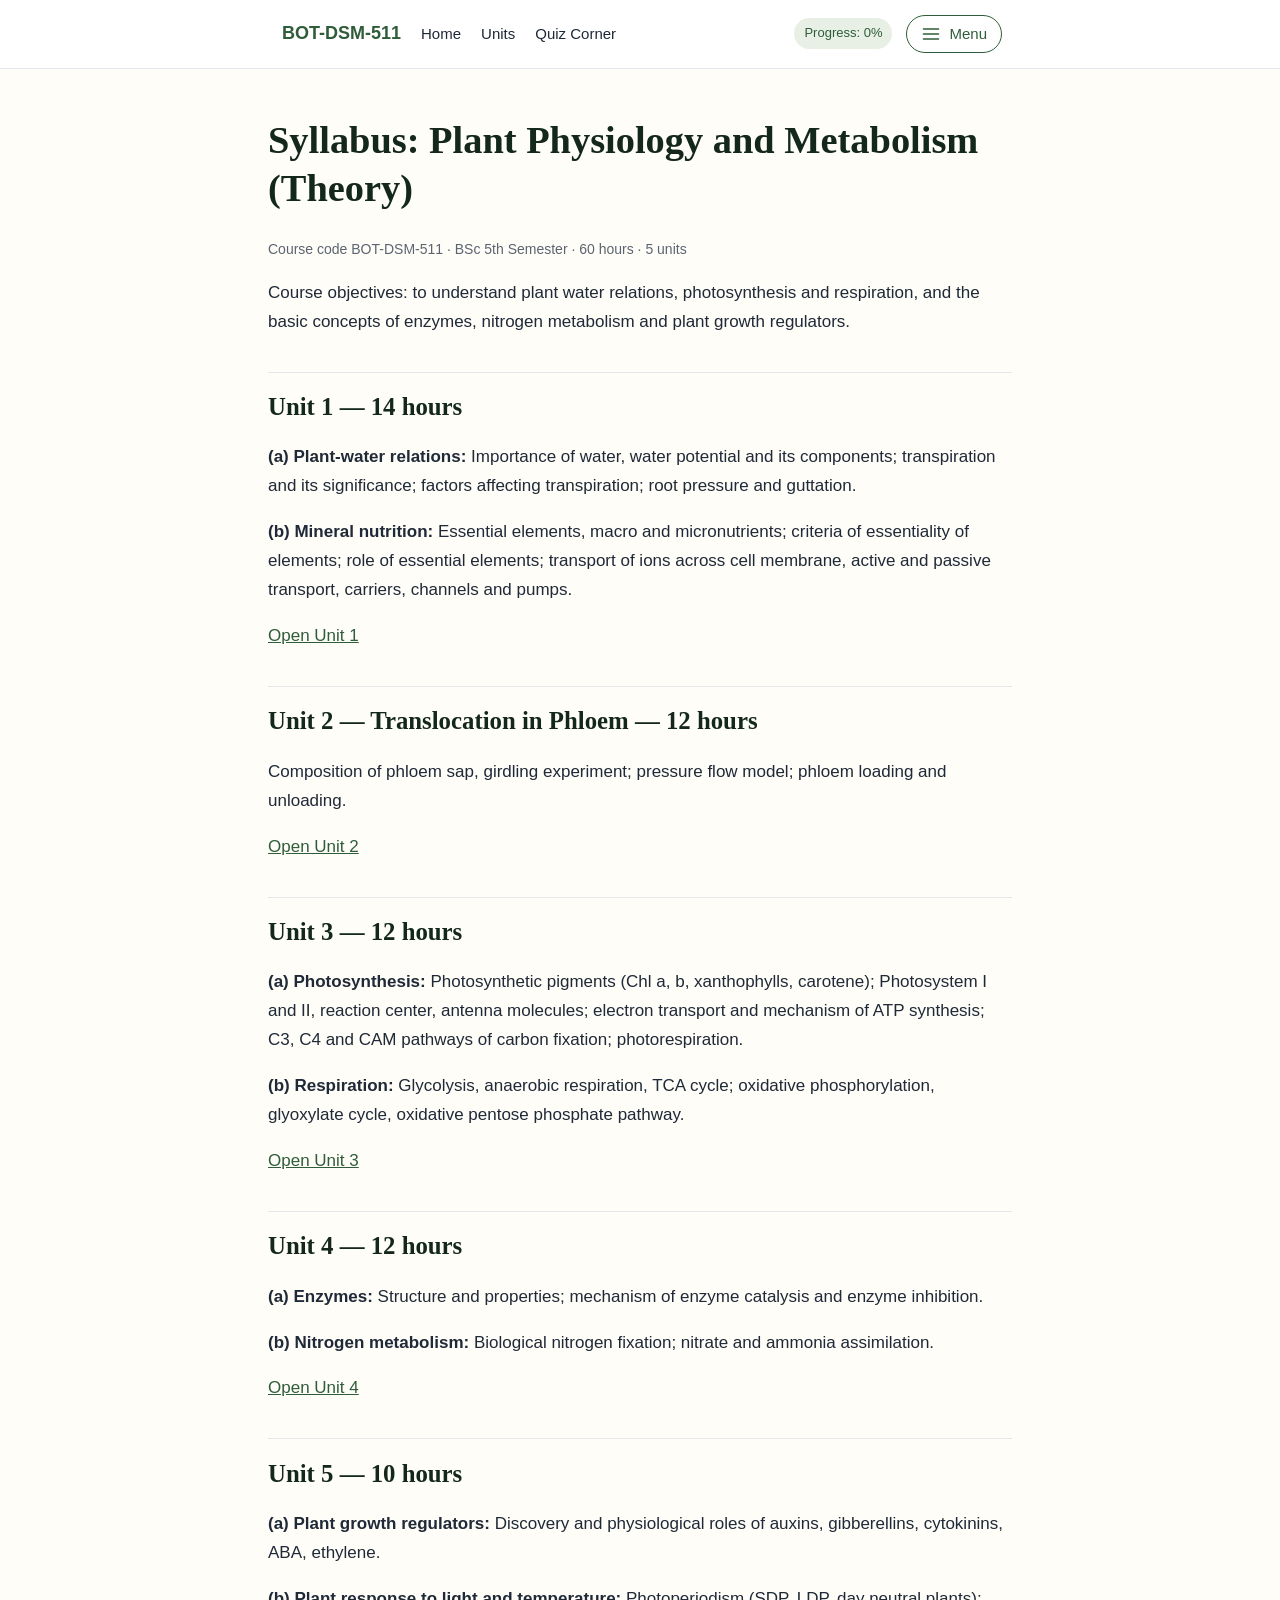
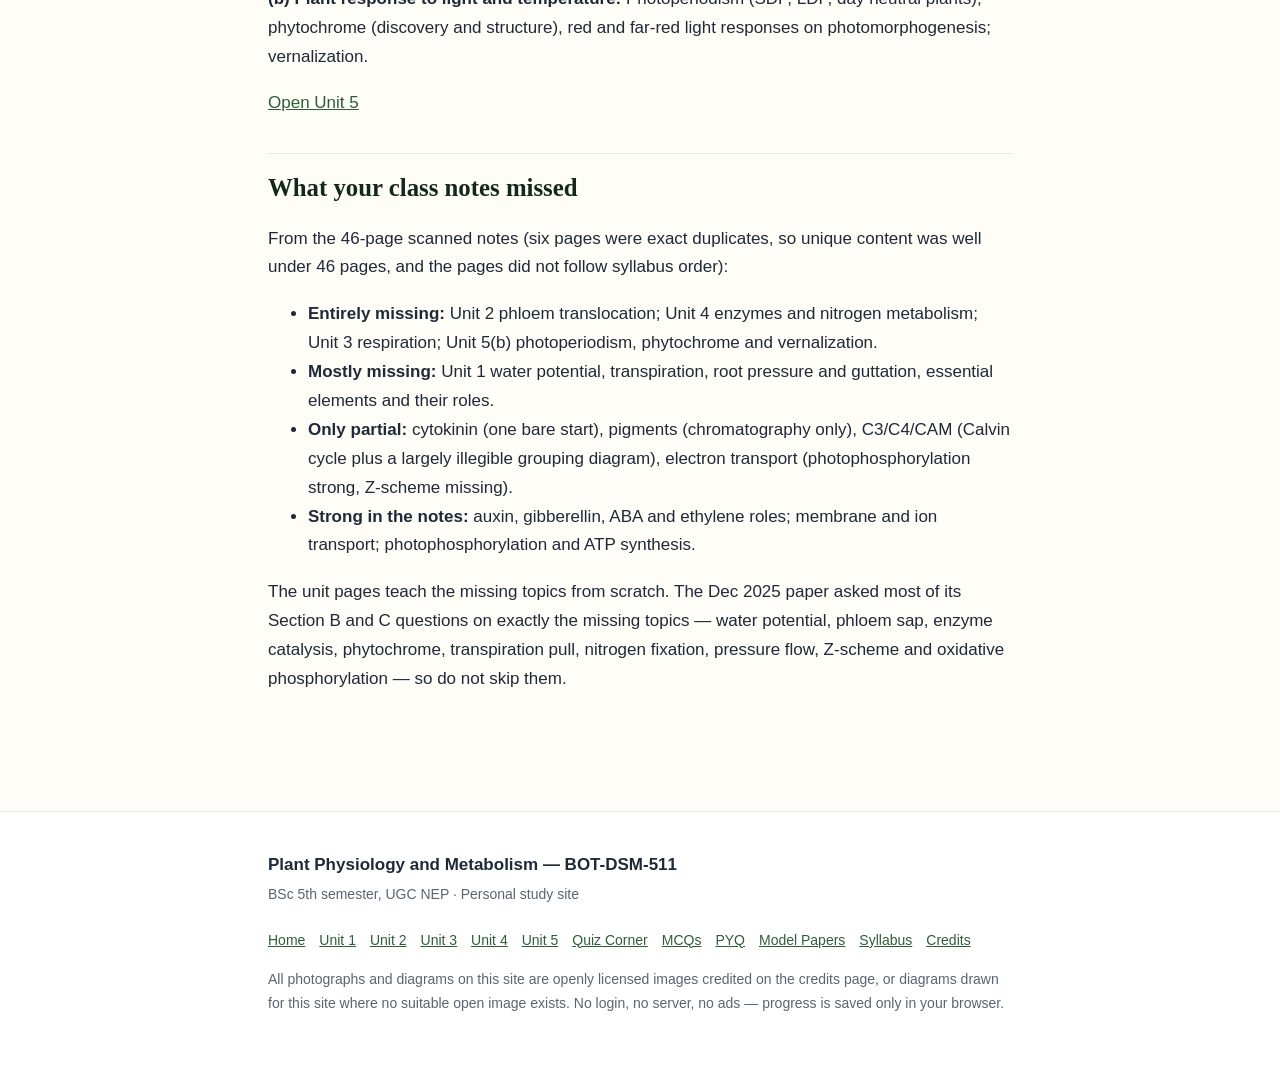
<file: bot/syllabus.html>
<!DOCTYPE html><html lang="en"><head><meta charset="utf-8"><meta name="viewport" content="width=device-width,initial-scale=1">
<title>Syllabus — BOT-DSM-511</title><link rel="stylesheet" href="assets/css/style.css"></head>
<body><header class="site"><div class="nav"><a class="brand" href="index.html">BOT-DSM-511</a><nav class="nav-primary" aria-label="Primary"><a href="index.html">Home</a><a href="syllabus.html">Units</a><a href="quiz.html">Quiz Corner</a></nav><span class="header-progress" id="headerProgress">Progress: 0%</span><button class="menu-toggle" id="menuToggle" type="button" aria-expanded="false" aria-controls="siteMenu" aria-label="Open menu"><svg viewBox="0 0 24 24" width="20" height="20" aria-hidden="true"><path d="M3 6h18M3 12h18M3 18h18" stroke="currentColor" stroke-width="2" stroke-linecap="round" fill="none"/></svg><span>Menu</span></button><div class="site-menu" id="siteMenu" hidden><p class="menu-heading">Units</p><a href="units/unit1.html">Unit 1 — Water relations &amp; mineral nutrition</a><a href="units/unit2.html">Unit 2 — Translocation in phloem</a><a href="units/unit3.html">Unit 3 — Photosynthesis &amp; respiration</a><a href="units/unit4.html">Unit 4 — Enzymes &amp; nitrogen metabolism</a><a href="units/unit5.html">Unit 5 — Growth regulators &amp; light/temperature</a><p class="menu-heading">Study</p><a href="quiz.html">Quiz Corner</a><a href="mcq.html">MCQs</a><a href="pyq.html">Dec 2025 PYQ</a><a href="model-papers.html">Model Papers</a><a href="syllabus.html">Syllabus</a><a href="credits.html">Image Credits</a></div></div></header>
<main>
<h1>Syllabus: Plant Physiology and Metabolism (Theory)</h1>
<p class="small">Course code BOT-DSM-511 &middot; BSc 5th Semester &middot; 60 hours &middot; 5 units</p>
<p>Course objectives: to understand plant water relations, photosynthesis and respiration, and the basic concepts of enzymes, nitrogen metabolism and plant growth regulators.</p>
<h2>Unit 1 — 14 hours</h2>
<p><strong>(a) Plant-water relations:</strong> Importance of water, water potential and its components; transpiration and its significance; factors affecting transpiration; root pressure and guttation.</p>
<p><strong>(b) Mineral nutrition:</strong> Essential elements, macro and micronutrients; criteria of essentiality of elements; role of essential elements; transport of ions across cell membrane, active and passive transport, carriers, channels and pumps.</p>
<p><a href="units/unit1.html">Open Unit 1</a></p>
<h2>Unit 2 — Translocation in Phloem — 12 hours</h2>
<p>Composition of phloem sap, girdling experiment; pressure flow model; phloem loading and unloading.</p>
<p><a href="units/unit2.html">Open Unit 2</a></p>
<h2>Unit 3 — 12 hours</h2>
<p><strong>(a) Photosynthesis:</strong> Photosynthetic pigments (Chl a, b, xanthophylls, carotene); Photosystem I and II, reaction center, antenna molecules; electron transport and mechanism of ATP synthesis; C3, C4 and CAM pathways of carbon fixation; photorespiration.</p>
<p><strong>(b) Respiration:</strong> Glycolysis, anaerobic respiration, TCA cycle; oxidative phosphorylation, glyoxylate cycle, oxidative pentose phosphate pathway.</p>
<p><a href="units/unit3.html">Open Unit 3</a></p>
<h2>Unit 4 — 12 hours</h2>
<p><strong>(a) Enzymes:</strong> Structure and properties; mechanism of enzyme catalysis and enzyme inhibition.</p>
<p><strong>(b) Nitrogen metabolism:</strong> Biological nitrogen fixation; nitrate and ammonia assimilation.</p>
<p><a href="units/unit4.html">Open Unit 4</a></p>
<h2>Unit 5 — 10 hours</h2>
<p><strong>(a) Plant growth regulators:</strong> Discovery and physiological roles of auxins, gibberellins, cytokinins, ABA, ethylene.</p>
<p><strong>(b) Plant response to light and temperature:</strong> Photoperiodism (SDP, LDP, day neutral plants); phytochrome (discovery and structure), red and far-red light responses on photomorphogenesis; vernalization.</p>
<p><a href="units/unit5.html">Open Unit 5</a></p>
<h2>What your class notes missed</h2>
<p>From the 46-page scanned notes (six pages were exact duplicates, so unique content was well under 46 pages, and the pages did not follow syllabus order):</p>
<ul>
<li><strong>Entirely missing:</strong> Unit 2 phloem translocation; Unit 4 enzymes and nitrogen metabolism; Unit 3 respiration; Unit 5(b) photoperiodism, phytochrome and vernalization.</li>
<li><strong>Mostly missing:</strong> Unit 1 water potential, transpiration, root pressure and guttation, essential elements and their roles.</li>
<li><strong>Only partial:</strong> cytokinin (one bare start), pigments (chromatography only), C3/C4/CAM (Calvin cycle plus a largely illegible grouping diagram), electron transport (photophosphorylation strong, Z-scheme missing).</li>
<li><strong>Strong in the notes:</strong> auxin, gibberellin, ABA and ethylene roles; membrane and ion transport; photophosphorylation and ATP synthesis.</li>
</ul>
<p>The unit pages teach the missing topics from scratch. The Dec 2025 paper asked most of its Section B and C questions on exactly the missing topics — water potential, phloem sap, enzyme catalysis, phytochrome, transpiration pull, nitrogen fixation, pressure flow, Z-scheme and oxidative phosphorylation — so do not skip them.</p>
</main><footer class="site"><div class="footer-inner"><p class="footer-title"><strong>Plant Physiology and Metabolism — BOT-DSM-511</strong><br><span class="small">BSc 5th semester, UGC NEP · Personal study site</span></p><nav class="footer-nav" aria-label="Footer"><a href="index.html">Home</a><a href="units/unit1.html">Unit 1</a><a href="units/unit2.html">Unit 2</a><a href="units/unit3.html">Unit 3</a><a href="units/unit4.html">Unit 4</a><a href="units/unit5.html">Unit 5</a><a href="quiz.html">Quiz Corner</a><a href="mcq.html">MCQs</a><a href="pyq.html">PYQ</a><a href="model-papers.html">Model Papers</a><a href="syllabus.html">Syllabus</a><a href="credits.html">Credits</a></nav><p class="small">All photographs and diagrams on this site are openly licensed images credited on the credits page, or diagrams drawn for this site where no suitable open image exists. No login, no server, no ads — progress is saved only in your browser.</p></div></footer><button id="topBtn" class="to-top" type="button" aria-label="Back to top"><svg viewBox="0 0 24 24" width="22" height="22" aria-hidden="true"><path d="M12 19V5M5 12l7-7 7 7" stroke="currentColor" stroke-width="2" stroke-linecap="round" stroke-linejoin="round" fill="none"/></svg></button><script src="assets/js/main.js"></script></body></html>
</file>
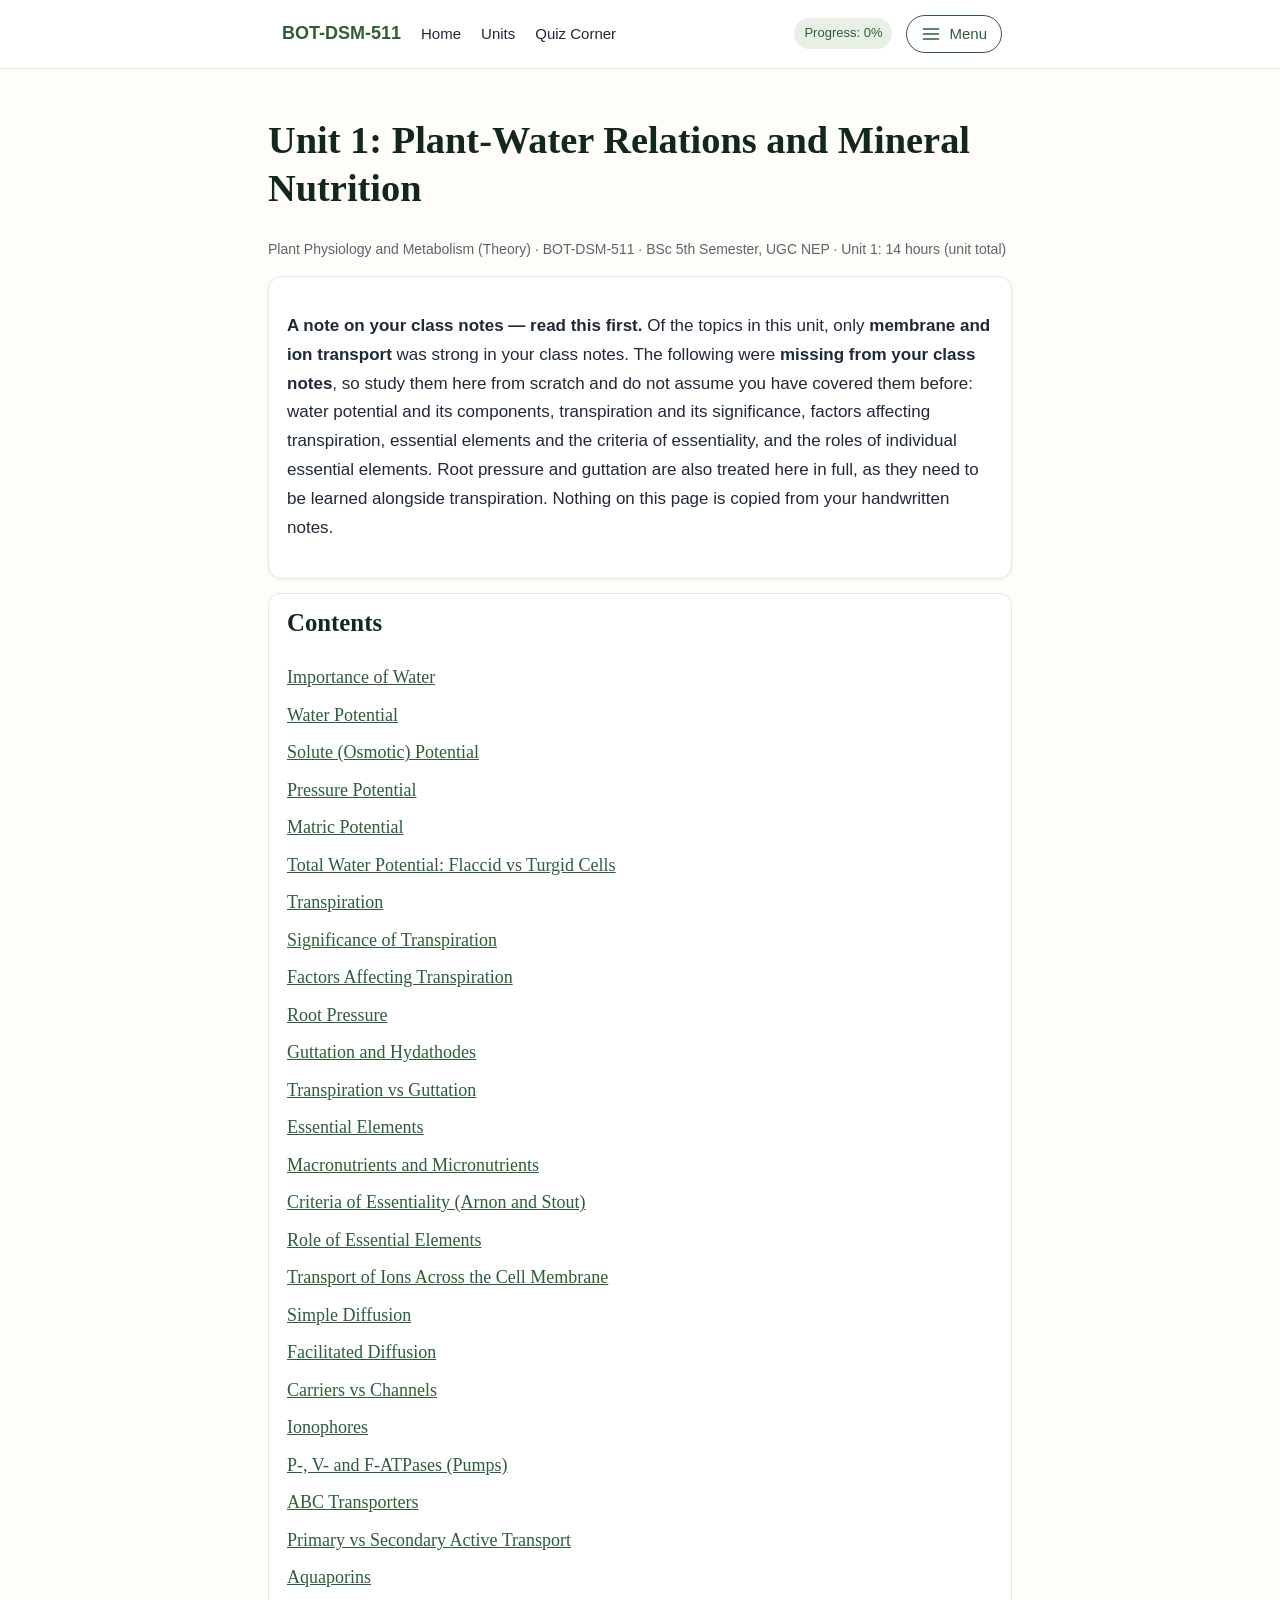
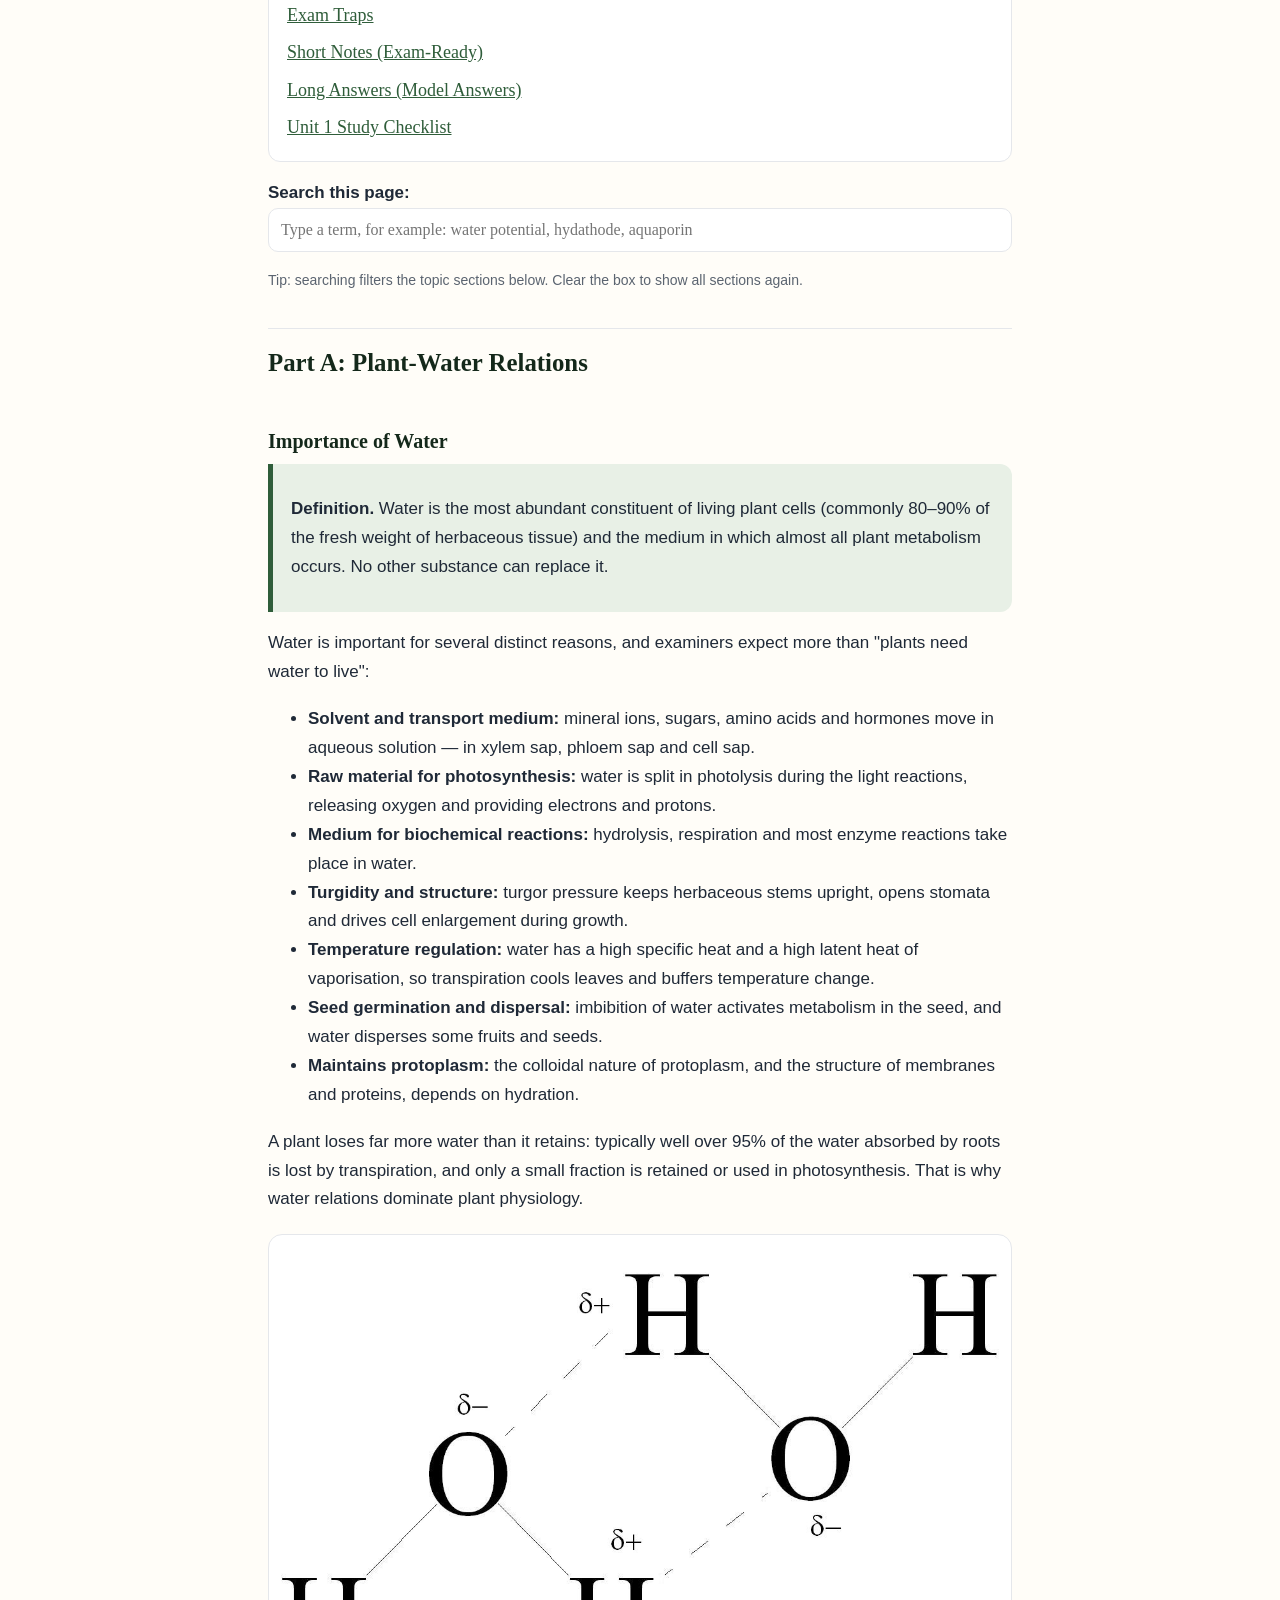
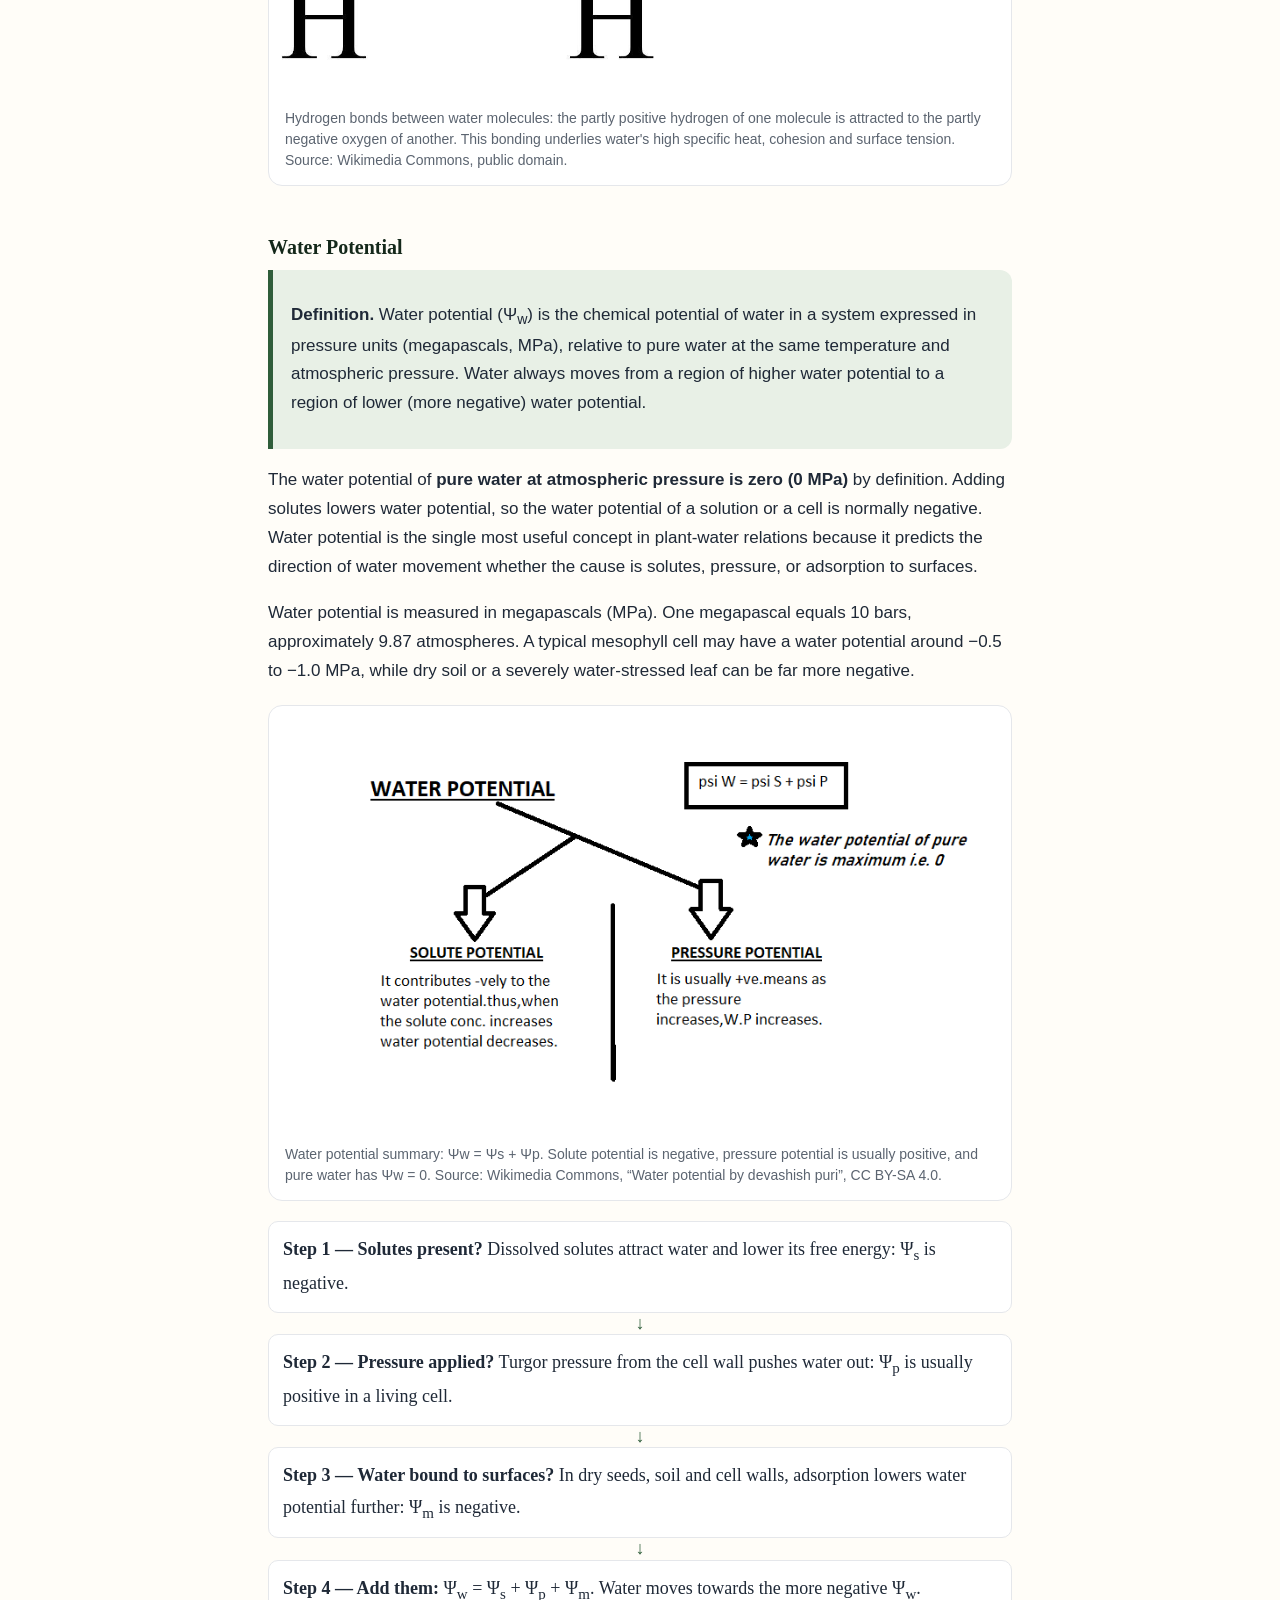
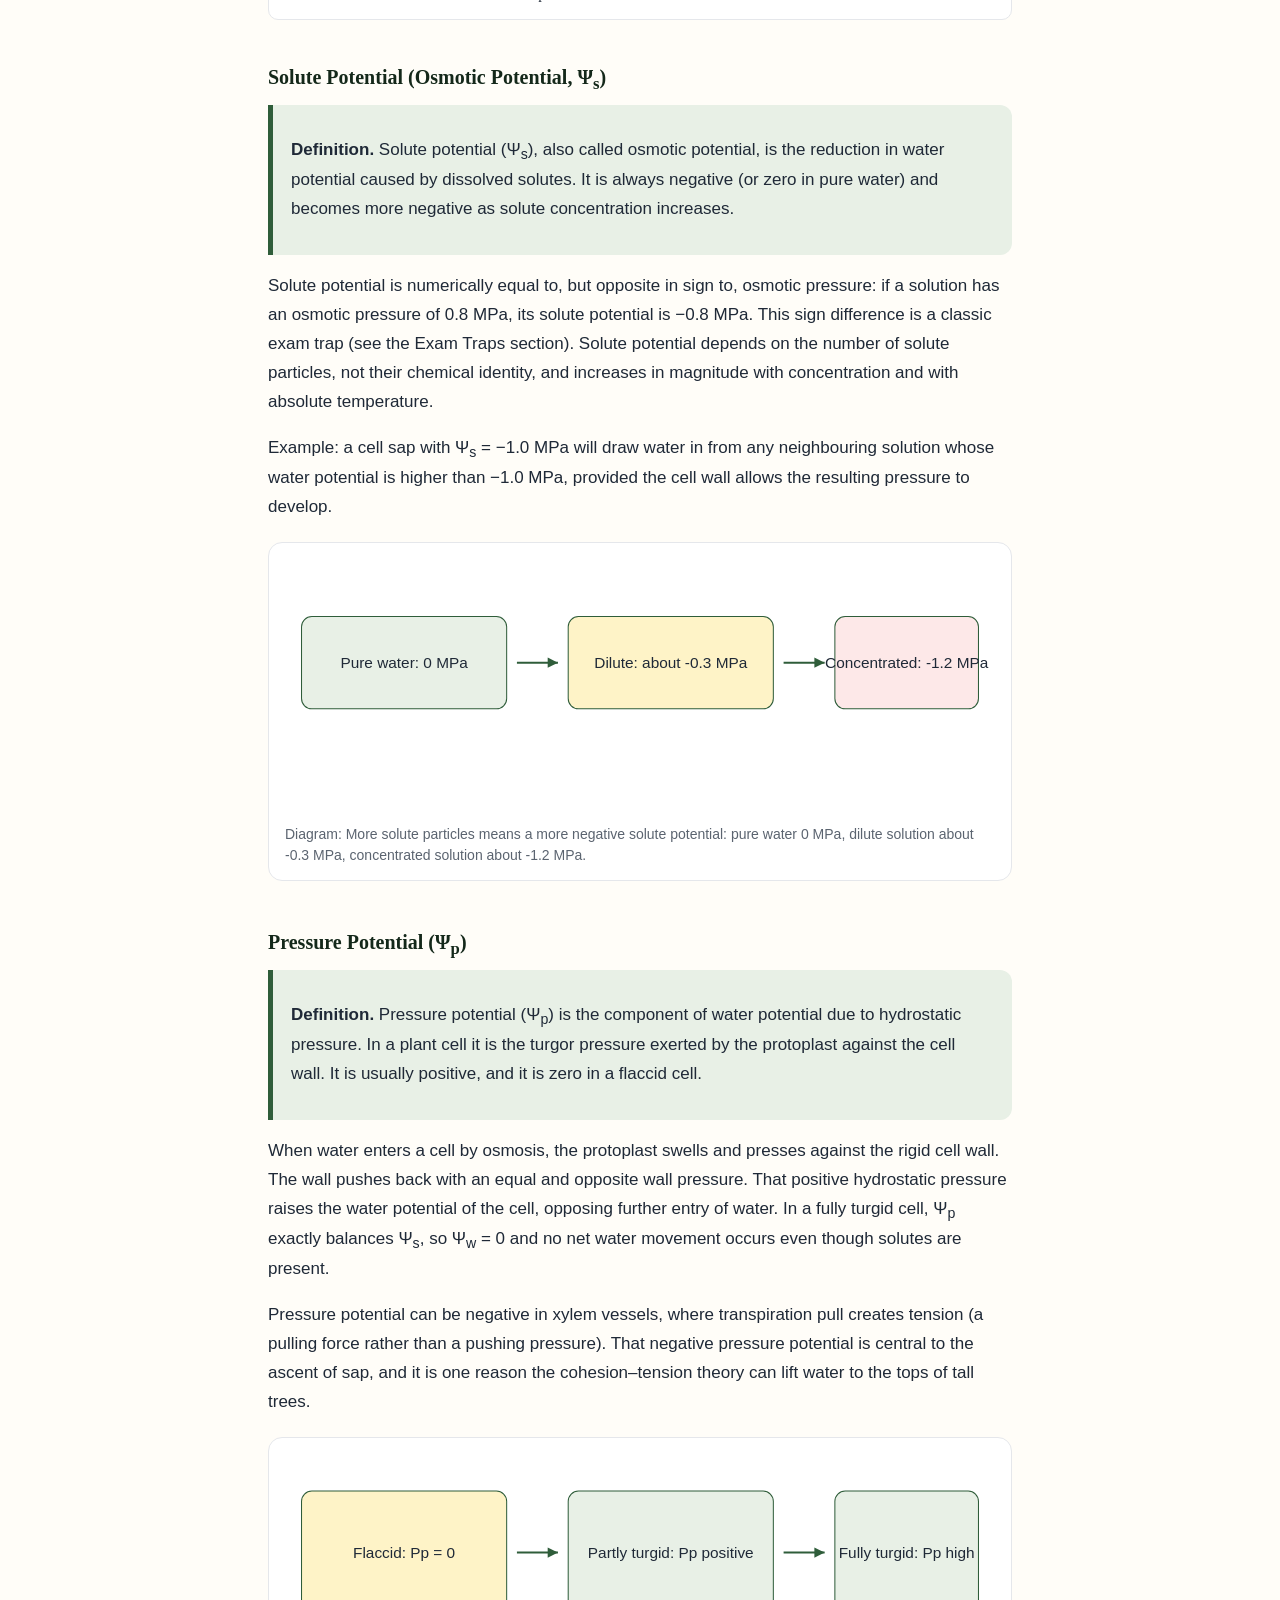
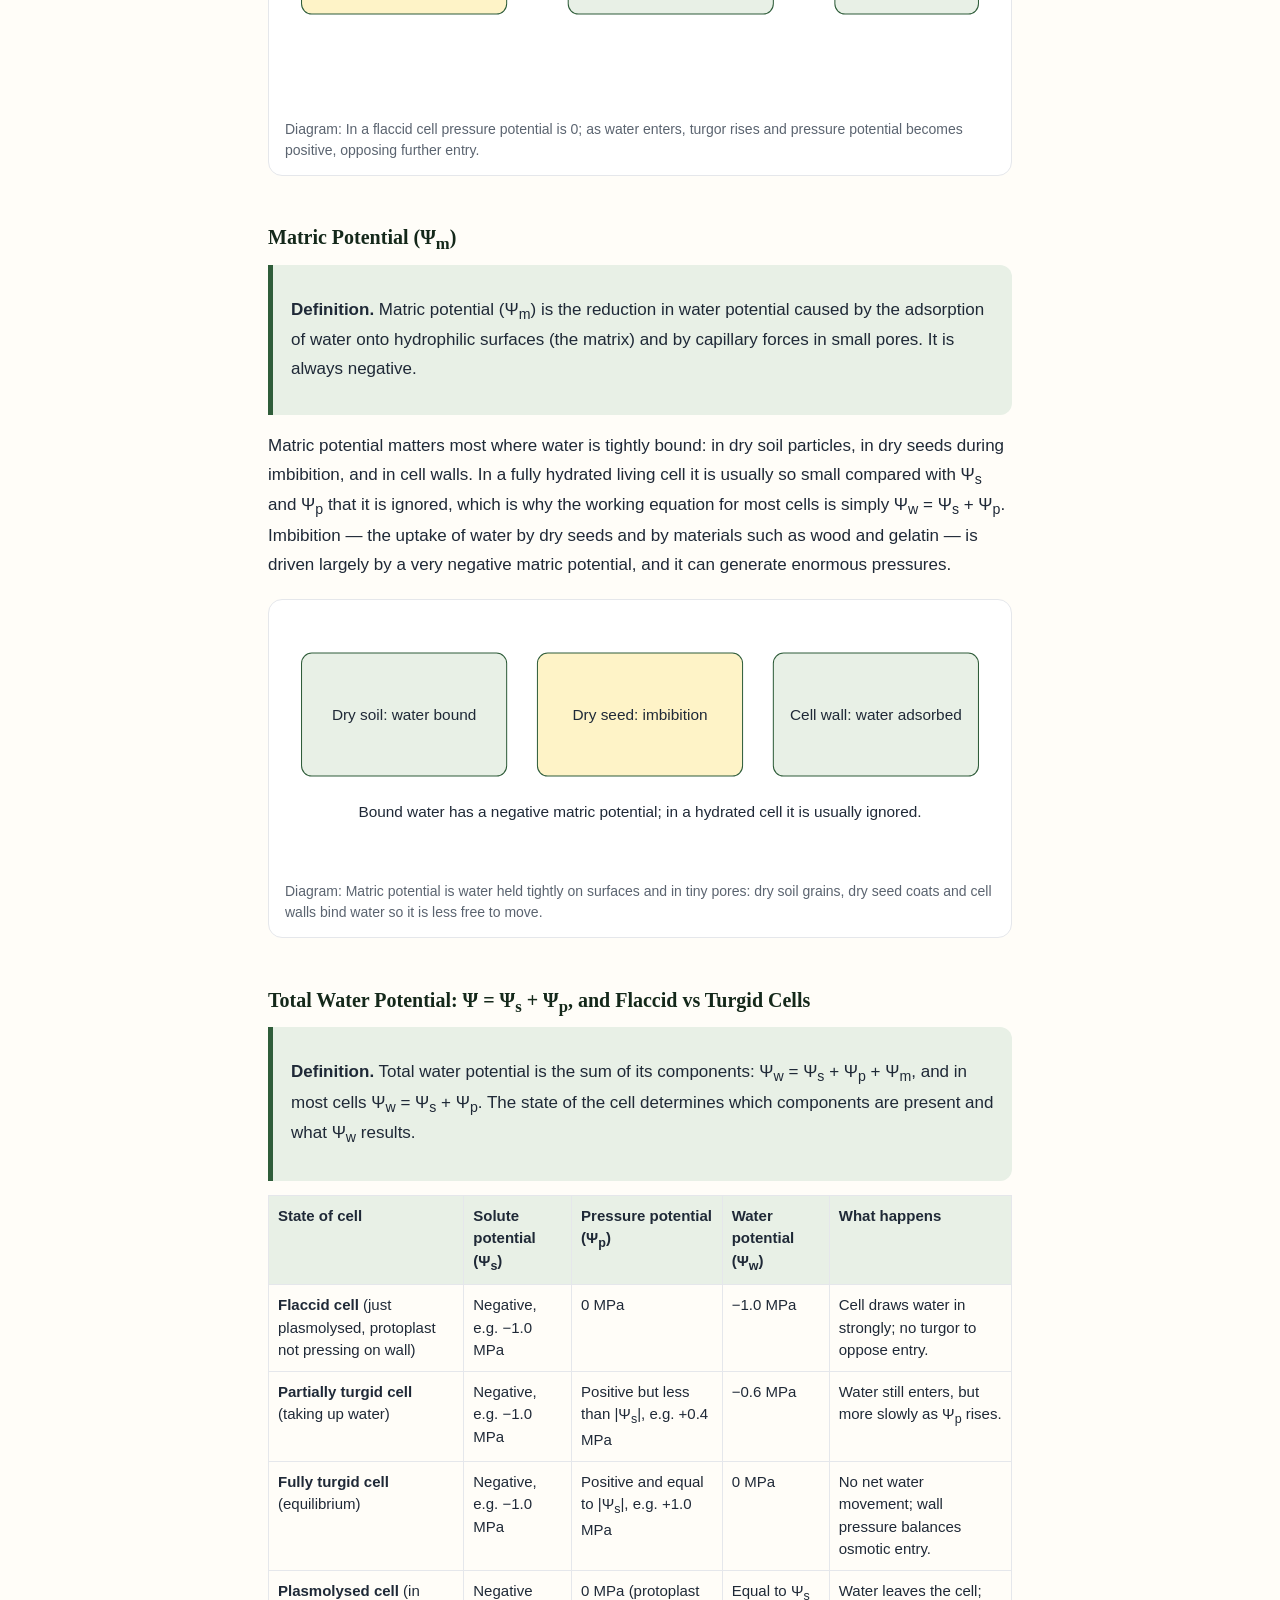
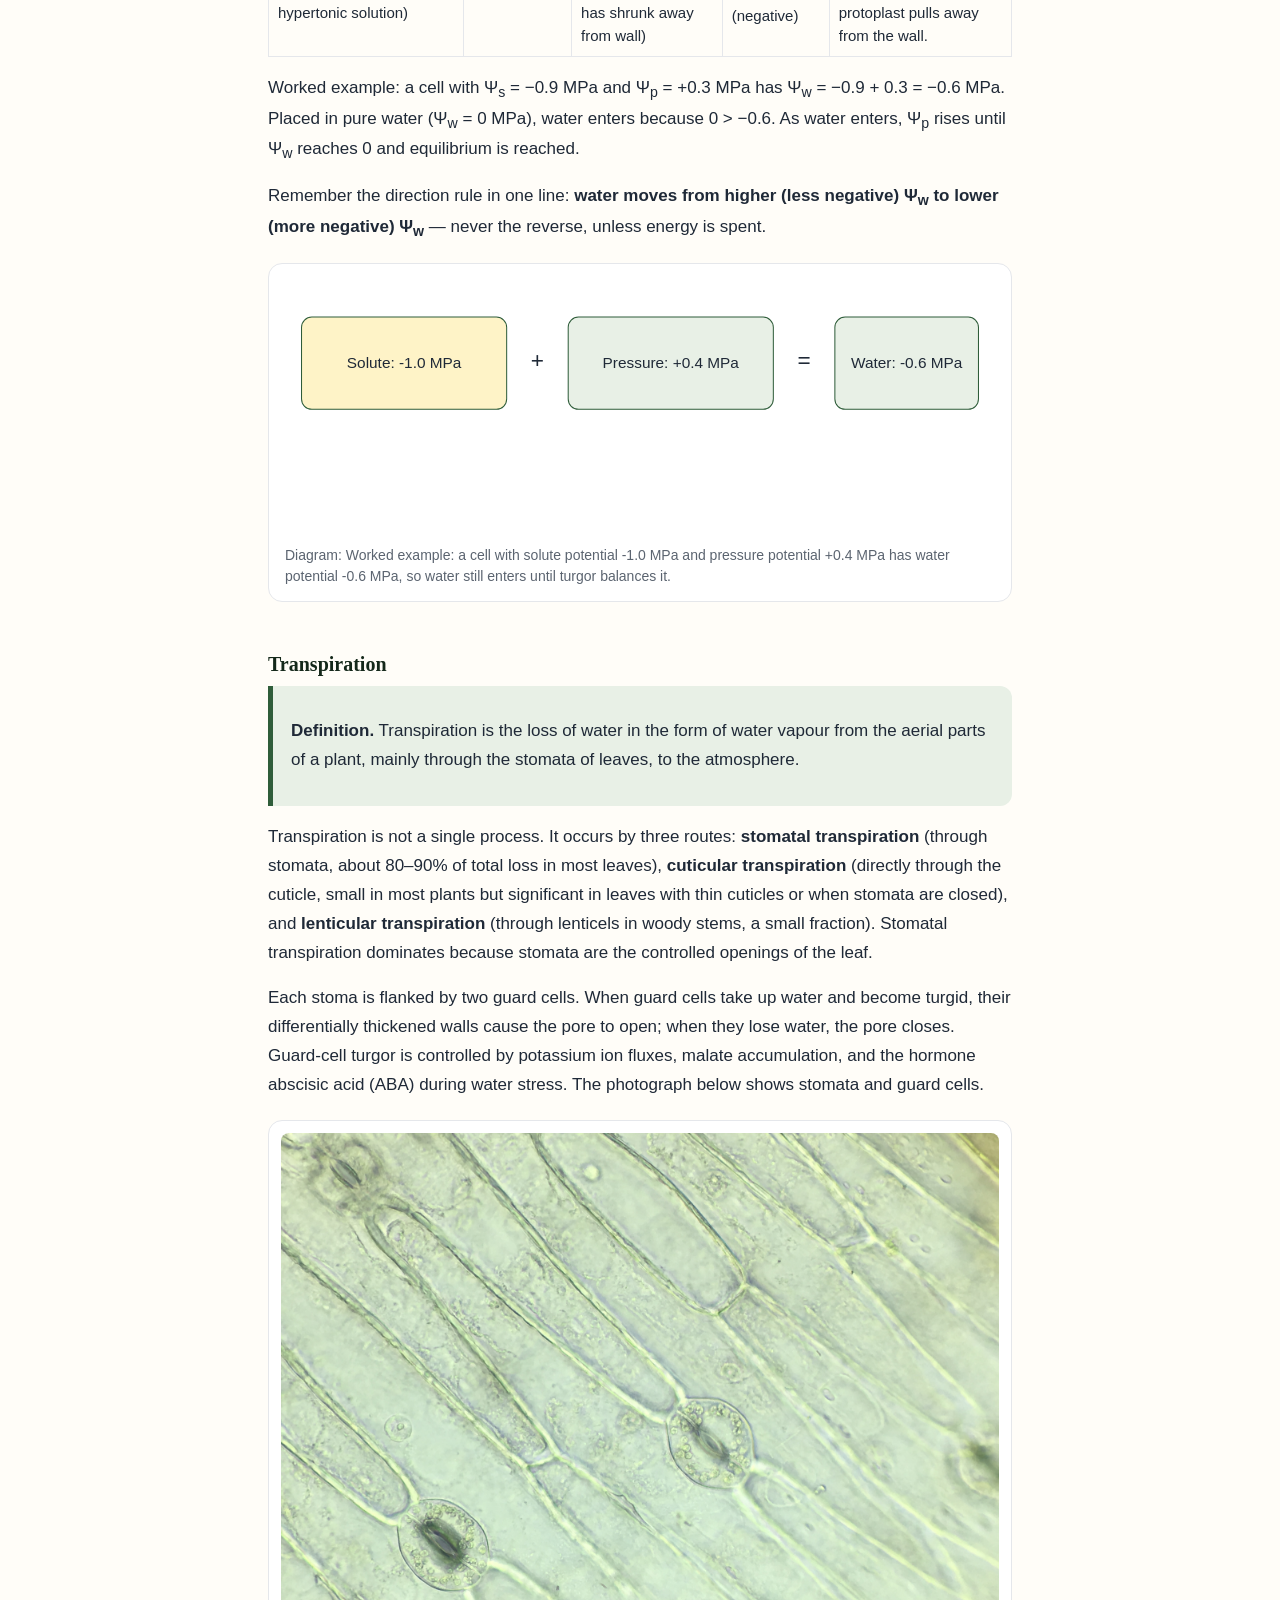
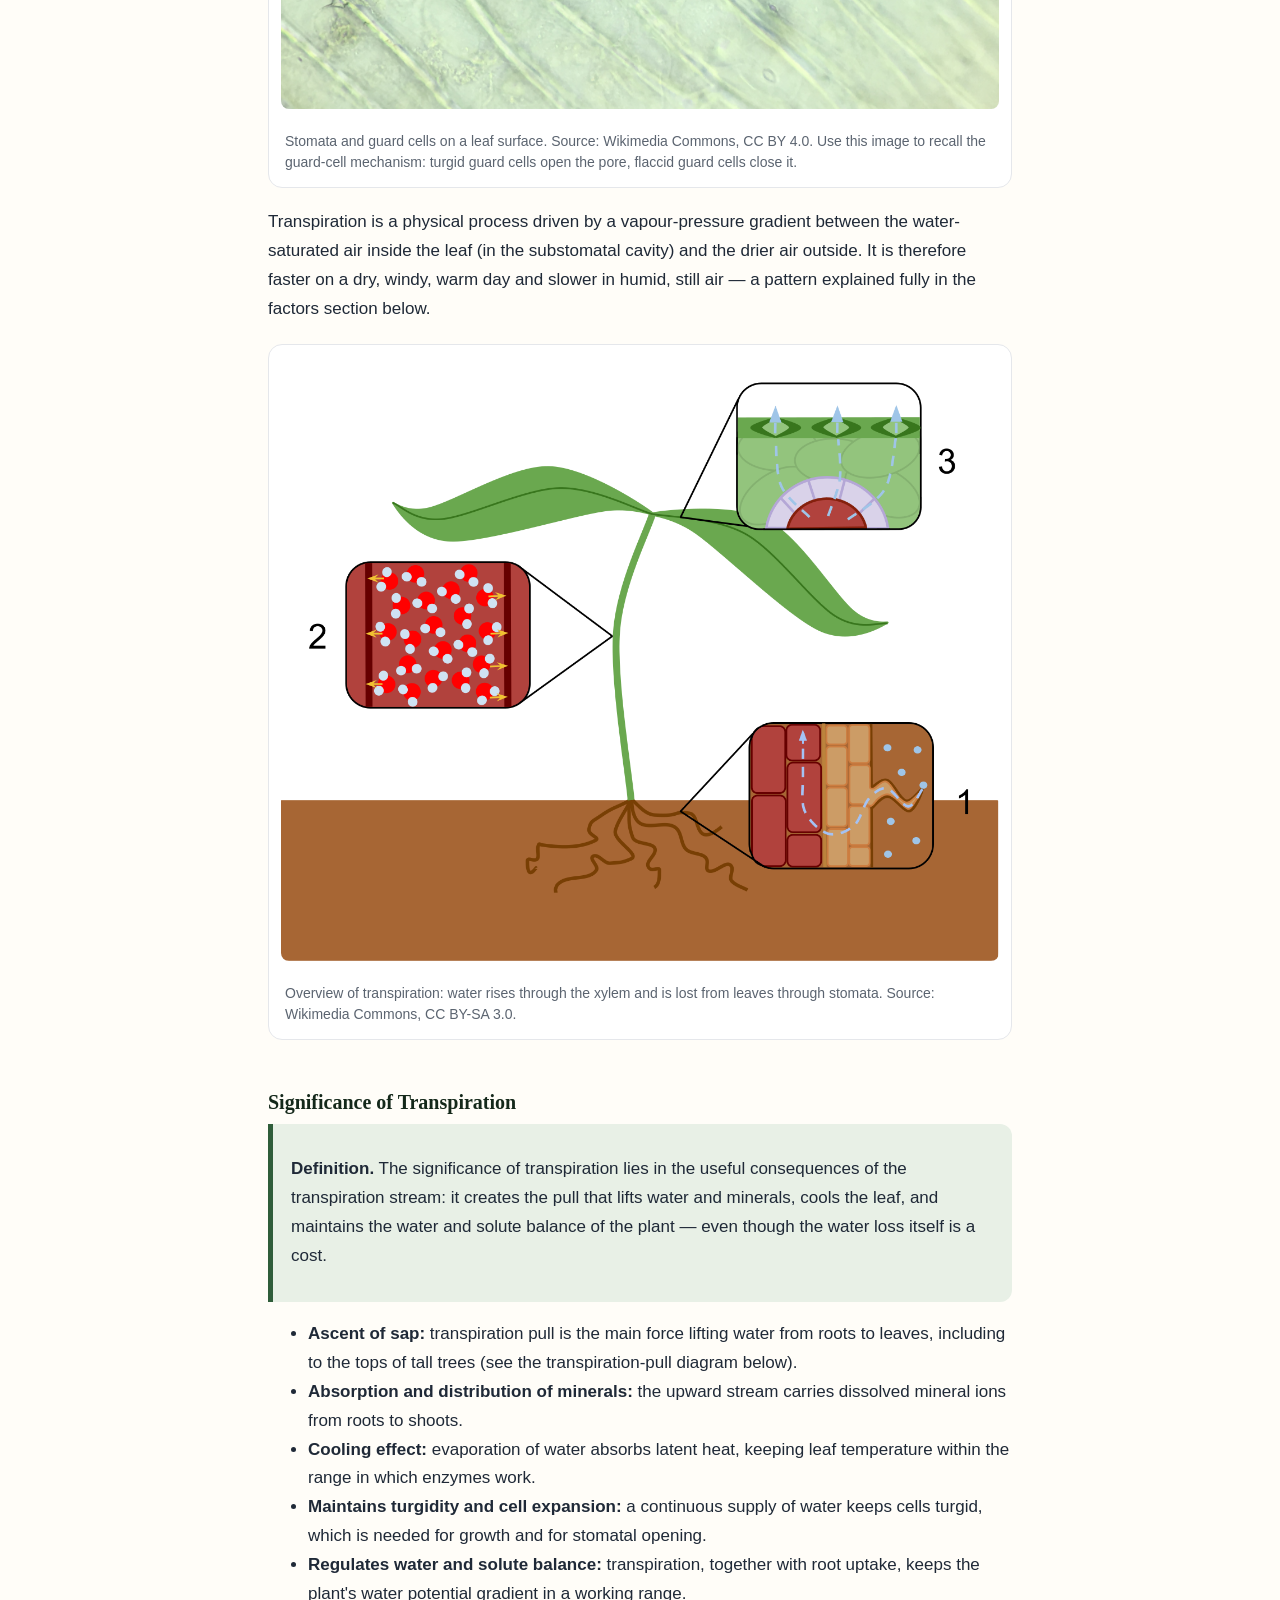
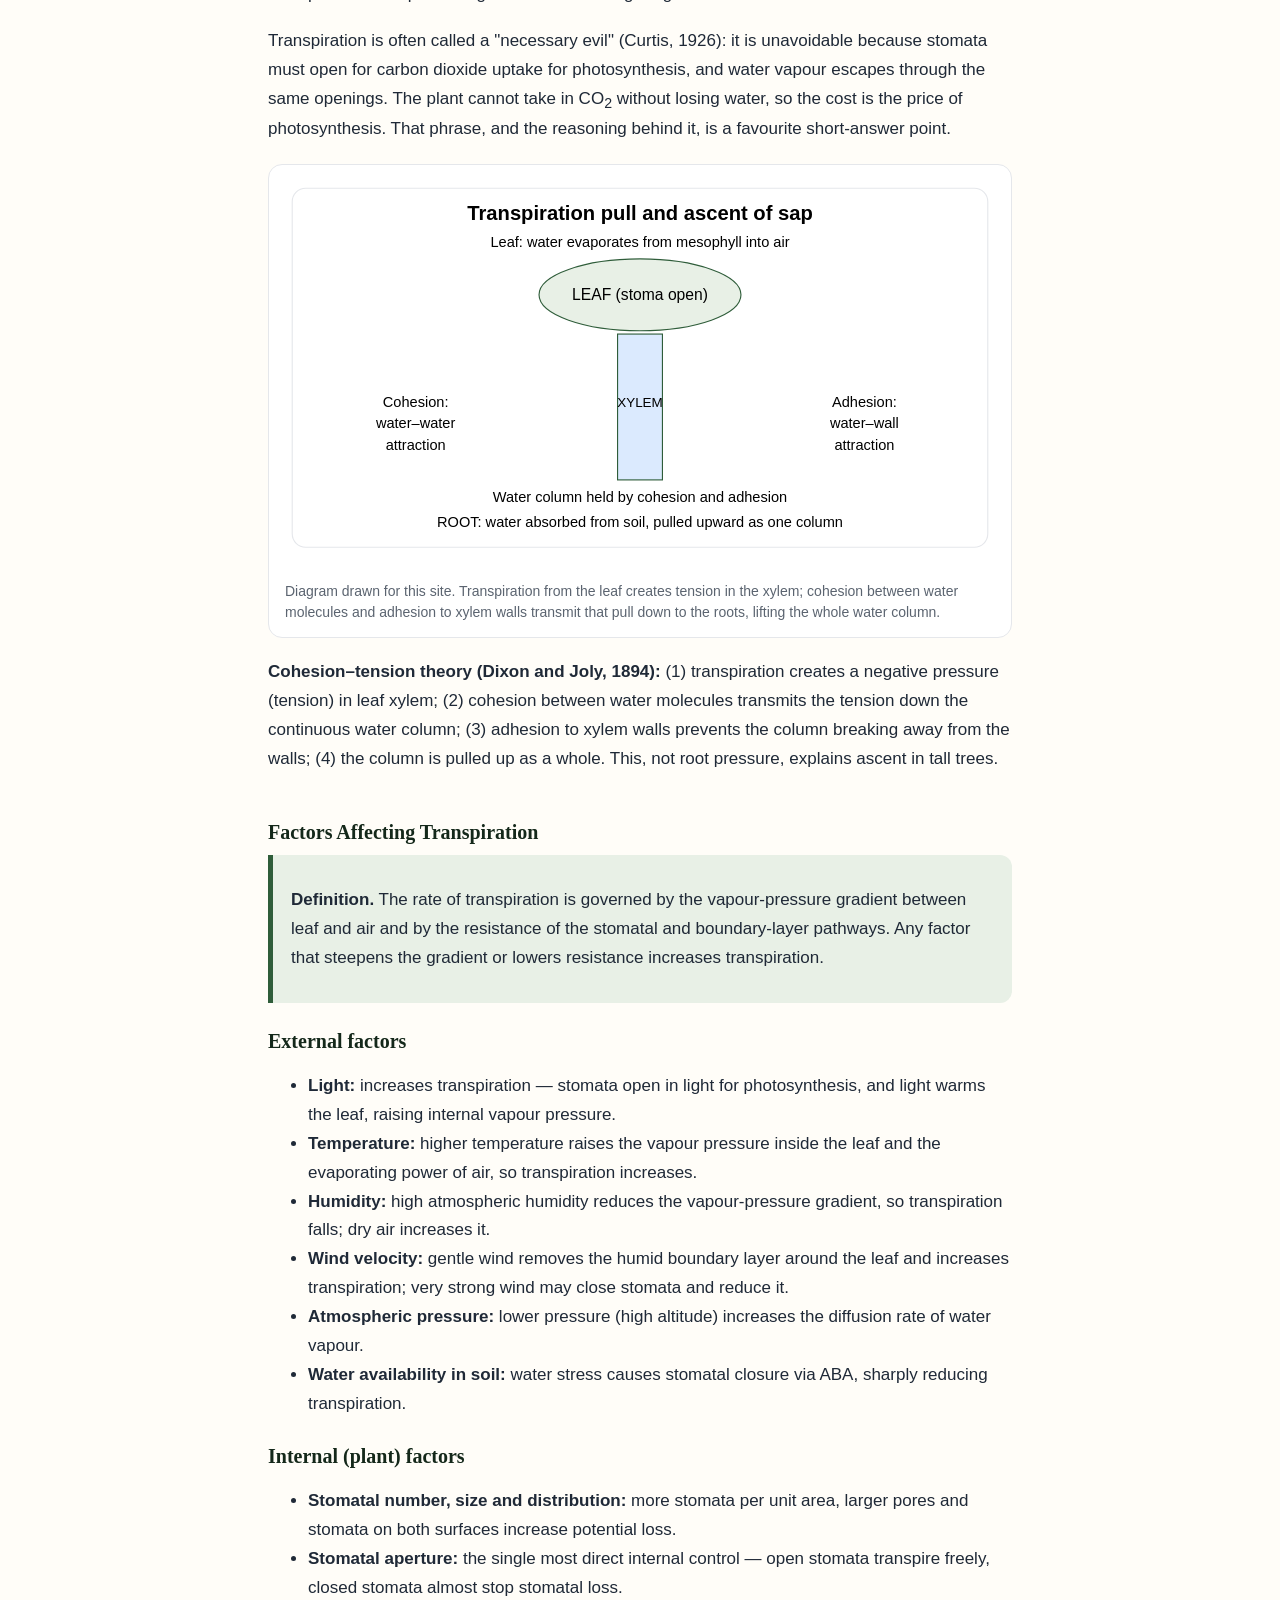
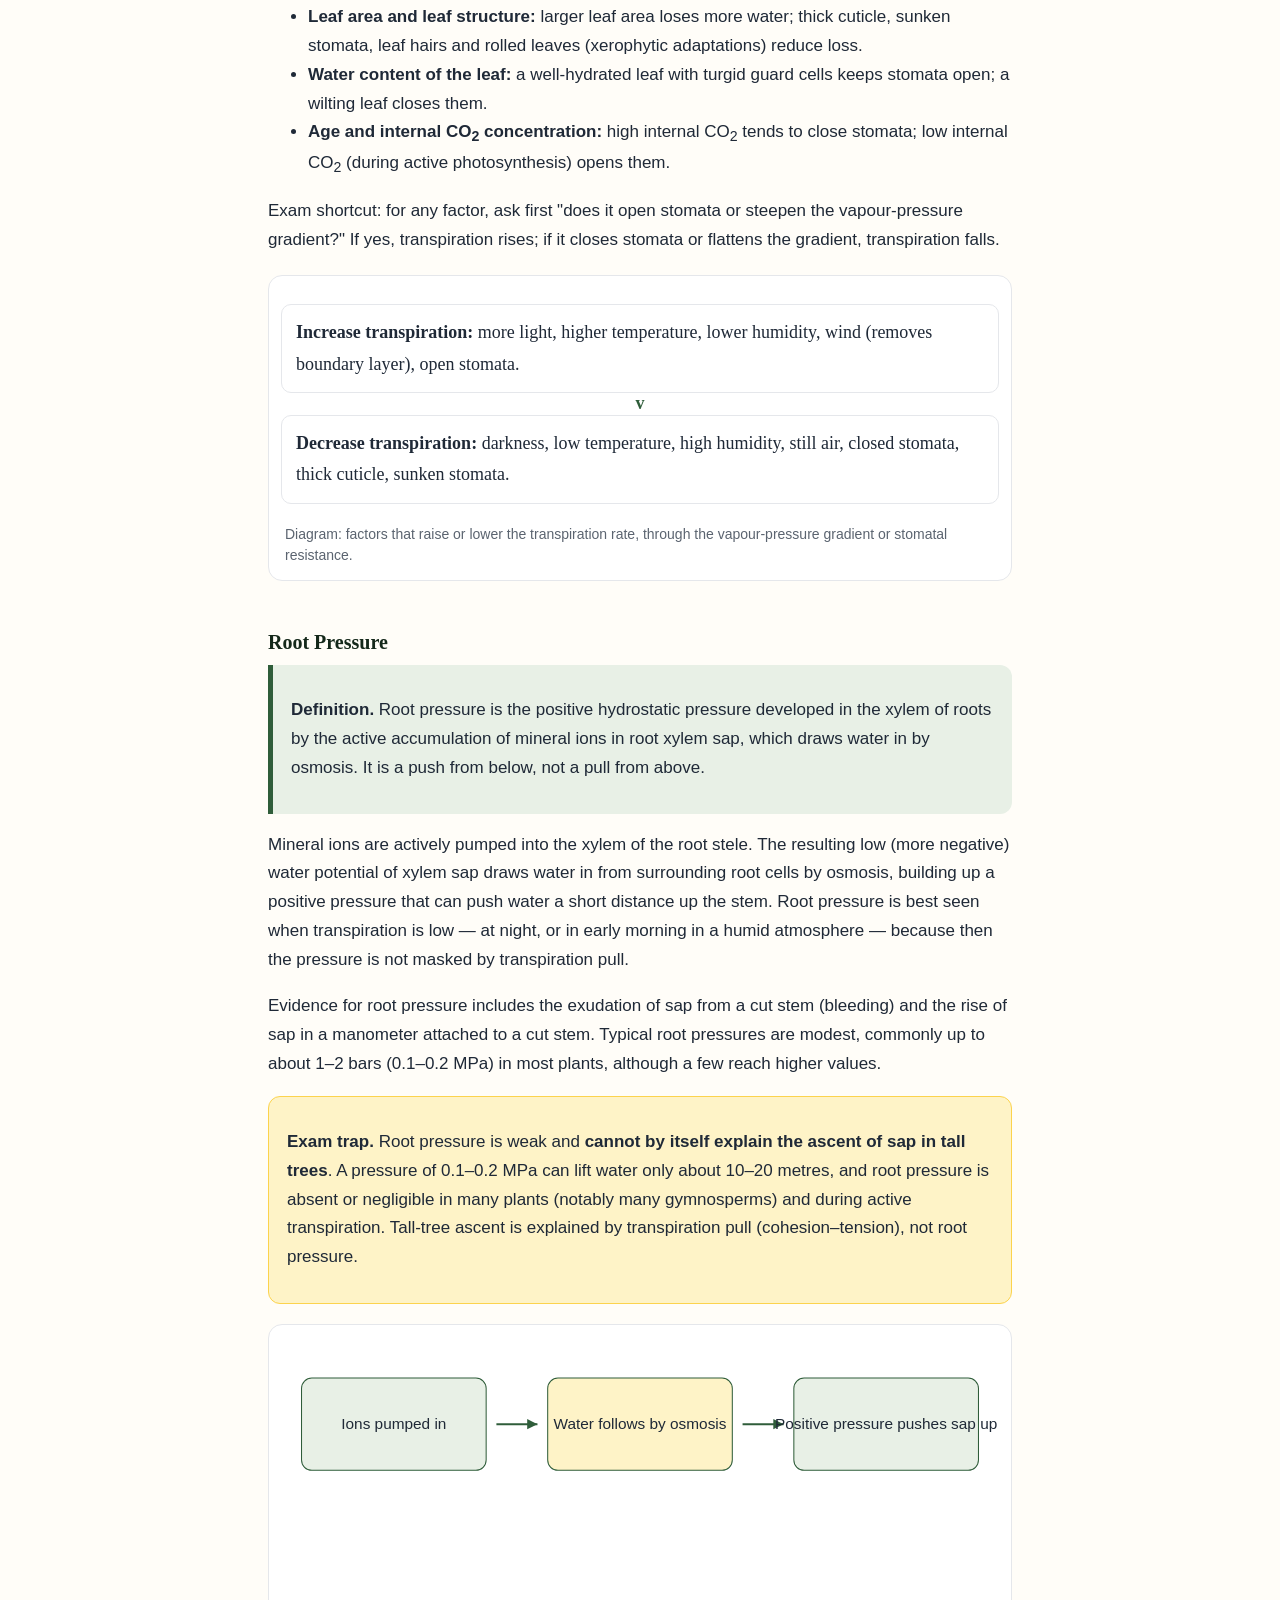
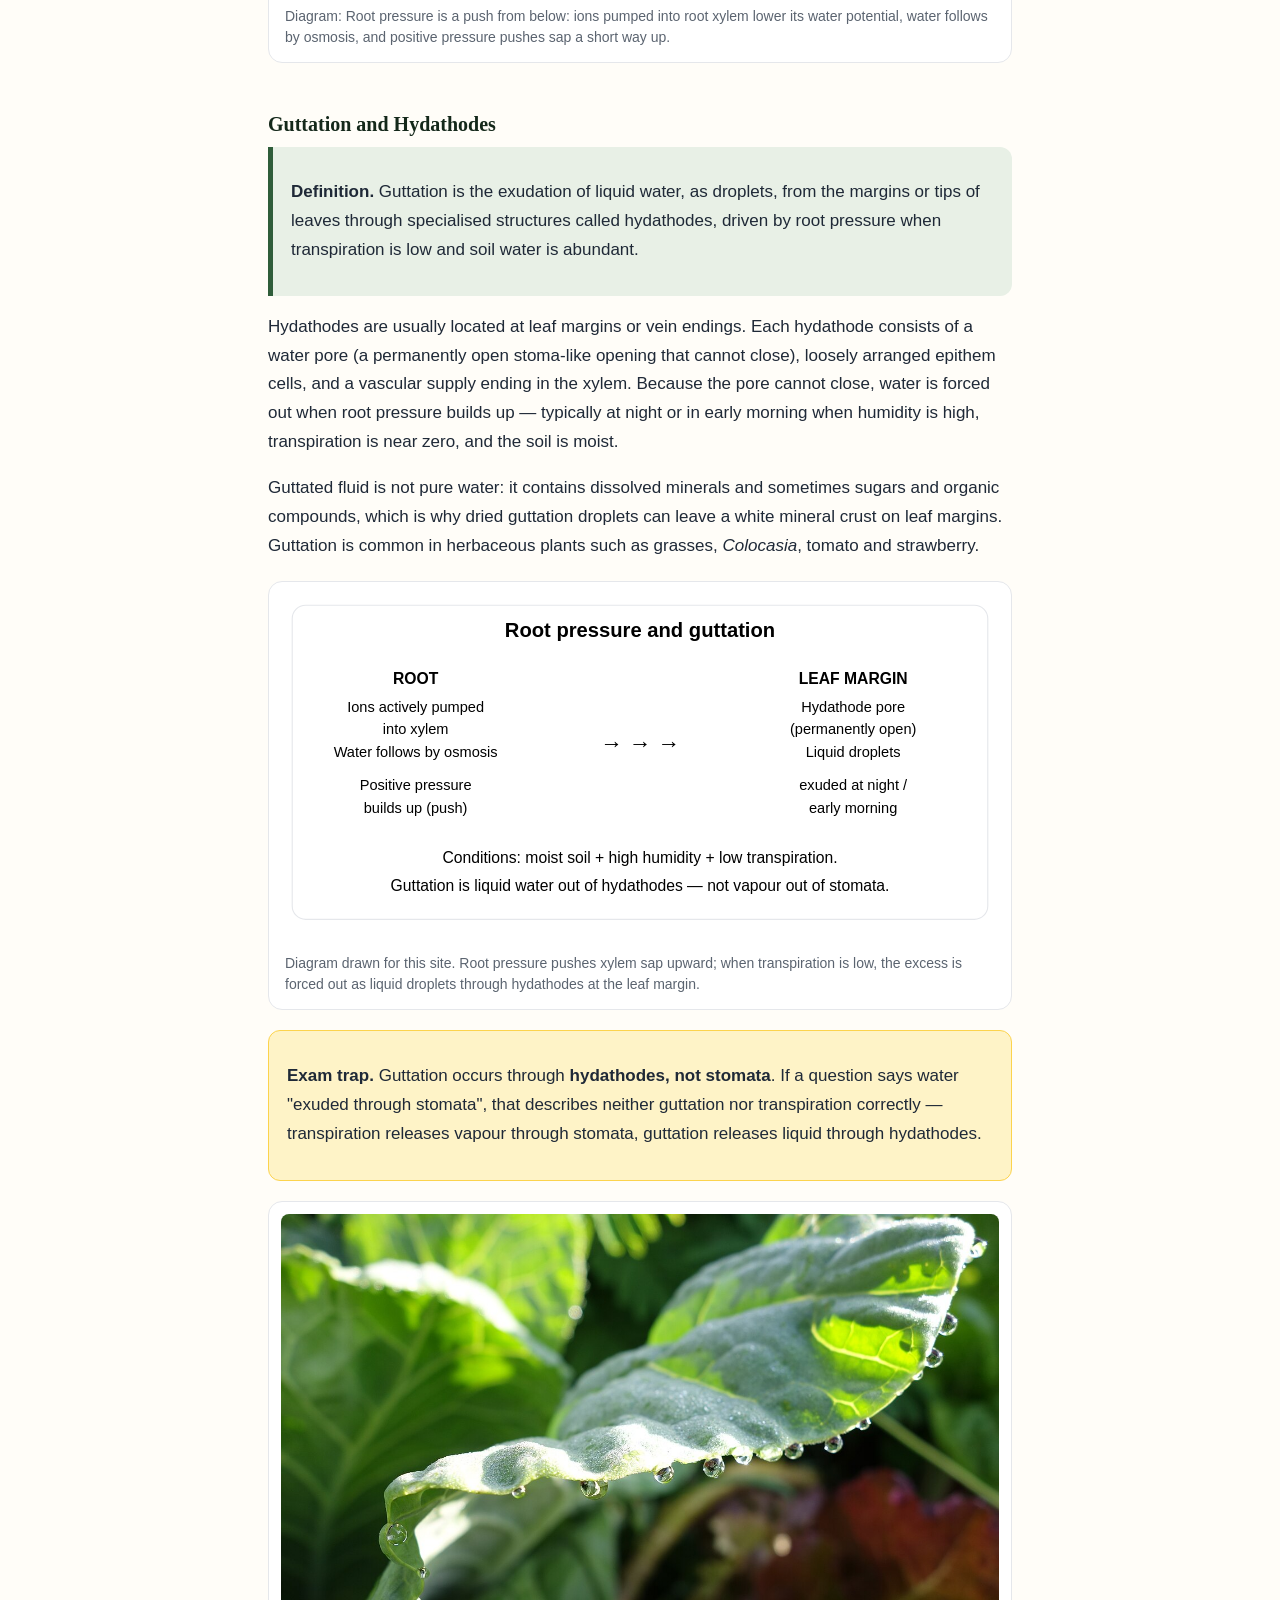
<file: bot/units/unit1.html>
<!DOCTYPE html>
<html lang="en">
<head>
<meta charset="utf-8">
<meta name="viewport" content="width=device-width, initial-scale=1">
<title>Unit 1: Plant-Water Relations and Mineral Nutrition — BOT-DSM-511</title>
<link rel="stylesheet" href="../assets/css/style.css">
</head>
<body data-unit="units/">
<header class="site"><div class="nav"><a class="brand" href="../index.html">BOT-DSM-511</a><nav class="nav-primary" aria-label="Primary"><a href="../index.html">Home</a><a href="../syllabus.html">Units</a><a href="../quiz.html">Quiz Corner</a></nav><span class="header-progress" id="headerProgress">Progress: 0%</span><button class="menu-toggle" id="menuToggle" type="button" aria-expanded="false" aria-controls="siteMenu" aria-label="Open menu"><svg viewBox="0 0 24 24" width="20" height="20" aria-hidden="true"><path d="M3 6h18M3 12h18M3 18h18" stroke="currentColor" stroke-width="2" stroke-linecap="round" fill="none"/></svg><span>Menu</span></button><div class="site-menu" id="siteMenu" hidden><p class="menu-heading">Units</p><a href="../units/unit1.html">Unit 1 — Water relations &amp; mineral nutrition</a><a href="../units/unit2.html">Unit 2 — Translocation in phloem</a><a href="../units/unit3.html">Unit 3 — Photosynthesis &amp; respiration</a><a href="../units/unit4.html">Unit 4 — Enzymes &amp; nitrogen metabolism</a><a href="../units/unit5.html">Unit 5 — Growth regulators &amp; light/temperature</a><p class="menu-heading">Study</p><a href="../quiz.html">Quiz Corner</a><a href="../mcq.html">MCQs</a><a href="../pyq.html">Dec 2025 PYQ</a><a href="../model-papers.html">Model Papers</a><a href="../syllabus.html">Syllabus</a><a href="../credits.html">Image Credits</a></div></div></header>
<main>
<h1>Unit 1: Plant-Water Relations and Mineral Nutrition</h1>
<p class="small">Plant Physiology and Metabolism (Theory) &middot; BOT-DSM-511 &middot; BSc 5th Semester, UGC NEP &middot; Unit 1: 14 hours (unit total)</p>
<div class="card">
<p><strong>A note on your class notes — read this first.</strong> Of the topics in this unit, only <strong>membrane and ion transport</strong> was strong in your class notes. The following were <strong>missing from your class notes</strong>, so study them here from scratch and do not assume you have covered them before: water potential and its components, transpiration and its significance, factors affecting transpiration, essential elements and the criteria of essentiality, and the roles of individual essential elements. Root pressure and guttation are also treated here in full, as they need to be learned alongside transpiration. Nothing on this page is copied from your handwritten notes.</p>
</div>

<nav class="toc" aria-label="Contents">
<h2 style="border-top:none;padding-top:0;margin-top:0;">Contents</h2>
<a href="#importance-of-water">Importance of Water</a>
<a href="#water-potential">Water Potential</a>
<a href="#solute-potential">Solute (Osmotic) Potential</a>
<a href="#pressure-potential">Pressure Potential</a>
<a href="#matric-potential">Matric Potential</a>
<a href="#total-water-potential">Total Water Potential: Flaccid vs Turgid Cells</a>
<a href="#transpiration">Transpiration</a>
<a href="#significance-transpiration">Significance of Transpiration</a>
<a href="#factors-transpiration">Factors Affecting Transpiration</a>
<a href="#root-pressure">Root Pressure</a>
<a href="#guttation">Guttation and Hydathodes</a>
<a href="#transpiration-vs-guttation">Transpiration vs Guttation</a>
<a href="#essential-elements">Essential Elements</a>
<a href="#macro-micronutrients">Macronutrients and Micronutrients</a>
<a href="#criteria-essentiality">Criteria of Essentiality (Arnon and Stout)</a>
<a href="#role-essential-elements">Role of Essential Elements</a>
<a href="#ion-transport-overview">Transport of Ions Across the Cell Membrane</a>
<a href="#simple-diffusion">Simple Diffusion</a>
<a href="#facilitated-diffusion">Facilitated Diffusion</a>
<a href="#carrier-vs-channel">Carriers vs Channels</a>
<a href="#ionophores">Ionophores</a>
<a href="#atpases">P-, V- and F-ATPases (Pumps)</a>
<a href="#abc-transporters">ABC Transporters</a>
<a href="#primary-secondary-active">Primary vs Secondary Active Transport</a>
<a href="#aquaporins">Aquaporins</a>
<a href="#exam-traps">Exam Traps</a>
<a href="#short-notes">Short Notes (Exam-Ready)</a>
<a href="#long-answers">Long Answers (Model Answers)</a>
<a href="#checklist">Unit 1 Study Checklist</a>
</nav>

<p><label for="pageSearch"><strong>Search this page:</strong></label><br>
<input class="searchbox" type="search" id="pageSearch" placeholder="Type a term, for example: water potential, hydathode, aquaporin"></p>
<p class="small">Tip: searching filters the topic sections below. Clear the box to show all sections again.</p>

<!-- ============ (a) PLANT-WATER RELATIONS ============ -->
<h2>Part A: Plant-Water Relations</h2>

<section class="topic" id="importance-of-water">
<h3>Importance of Water</h3>
<div class="def"><p><strong>Definition.</strong> Water is the most abundant constituent of living plant cells (commonly 80–90% of the fresh weight of herbaceous tissue) and the medium in which almost all plant metabolism occurs. No other substance can replace it.</p></div>
<p>Water is important for several distinct reasons, and examiners expect more than "plants need water to live":</p>
<ul>
<li><strong>Solvent and transport medium:</strong> mineral ions, sugars, amino acids and hormones move in aqueous solution — in xylem sap, phloem sap and cell sap.</li>
<li><strong>Raw material for photosynthesis:</strong> water is split in photolysis during the light reactions, releasing oxygen and providing electrons and protons.</li>
<li><strong>Medium for biochemical reactions:</strong> hydrolysis, respiration and most enzyme reactions take place in water.</li>
<li><strong>Turgidity and structure:</strong> turgor pressure keeps herbaceous stems upright, opens stomata and drives cell enlargement during growth.</li>
<li><strong>Temperature regulation:</strong> water has a high specific heat and a high latent heat of vaporisation, so transpiration cools leaves and buffers temperature change.</li>
<li><strong>Seed germination and dispersal:</strong> imbibition of water activates metabolism in the seed, and water disperses some fruits and seeds.</li>
<li><strong>Maintains protoplasm:</strong> the colloidal nature of protoplasm, and the structure of membranes and proteins, depends on hydration.</li>
</ul>
<p>A plant loses far more water than it retains: typically well over 95% of the water absorbed by roots is lost by transpiration, and only a small fraction is retained or used in photosynthesis. That is why water relations dominate plant physiology.</p>

<figure><img src="../assets/images/hydrogen-bonding-water.jpg" alt="Hydrogen bonds between water molecules: the partly positive hydrogen of one molecule is attracted to the partly negative oxygen of another"><figcaption>Hydrogen bonds between water molecules: the partly positive hydrogen of one molecule is attracted to the partly negative oxygen of another. This bonding underlies water's high specific heat, cohesion and surface tension. Source: Wikimedia Commons, public domain.</figcaption></figure>
</section>

<section class="topic" id="water-potential">
<h3>Water Potential</h3>
<div class="def"><p><strong>Definition.</strong> Water potential (&Psi;<sub>w</sub>) is the chemical potential of water in a system expressed in pressure units (megapascals, MPa), relative to pure water at the same temperature and atmospheric pressure. Water always moves from a region of higher water potential to a region of lower (more negative) water potential.</p></div>
<p>The water potential of <strong>pure water at atmospheric pressure is zero (0 MPa)</strong> by definition. Adding solutes lowers water potential, so the water potential of a solution or a cell is normally negative. Water potential is the single most useful concept in plant-water relations because it predicts the direction of water movement whether the cause is solutes, pressure, or adsorption to surfaces.</p>
<p>Water potential is measured in megapascals (MPa). One megapascal equals 10 bars, approximately 9.87 atmospheres. A typical mesophyll cell may have a water potential around &minus;0.5 to &minus;1.0 MPa, while dry soil or a severely water-stressed leaf can be far more negative.</p>
<figure><img src="../assets/images/water-potential.png" alt="Water potential summary: Ψw = Ψs + Ψp"><figcaption>Water potential summary: Ψw = Ψs + Ψp. Solute potential is negative, pressure potential is usually positive, and pure water has Ψw = 0. Source: Wikimedia Commons, “Water potential by devashish puri”, CC BY-SA 4.0.</figcaption></figure>
<div class="flow" aria-label="Flowchart: water potential components">
<div class="flow-step"><strong>Step 1 — Solutes present?</strong> Dissolved solutes attract water and lower its free energy: &Psi;<sub>s</sub> is negative.</div>
<div class="flow-arrow">&darr;</div>
<div class="flow-step"><strong>Step 2 — Pressure applied?</strong> Turgor pressure from the cell wall pushes water out: &Psi;<sub>p</sub> is usually positive in a living cell.</div>
<div class="flow-arrow">&darr;</div>
<div class="flow-step"><strong>Step 3 — Water bound to surfaces?</strong> In dry seeds, soil and cell walls, adsorption lowers water potential further: &Psi;<sub>m</sub> is negative.</div>
<div class="flow-arrow">&darr;</div>
<div class="flow-step"><strong>Step 4 — Add them:</strong> &Psi;<sub>w</sub> = &Psi;<sub>s</sub> + &Psi;<sub>p</sub> + &Psi;<sub>m</sub>. Water moves towards the more negative &Psi;<sub>w</sub>.</div>
</div>
</section>

<section class="topic" id="solute-potential">
<h3>Solute Potential (Osmotic Potential, &Psi;<sub>s</sub>)</h3>
<div class="def"><p><strong>Definition.</strong> Solute potential (&Psi;<sub>s</sub>), also called osmotic potential, is the reduction in water potential caused by dissolved solutes. It is always negative (or zero in pure water) and becomes more negative as solute concentration increases.</p></div>
<p>Solute potential is numerically equal to, but opposite in sign to, osmotic pressure: if a solution has an osmotic pressure of 0.8 MPa, its solute potential is &minus;0.8 MPa. This sign difference is a classic exam trap (see the Exam Traps section). Solute potential depends on the number of solute particles, not their chemical identity, and increases in magnitude with concentration and with absolute temperature.</p>
<p>Example: a cell sap with &Psi;<sub>s</sub> = &minus;1.0 MPa will draw water in from any neighbouring solution whose water potential is higher than &minus;1.0 MPa, provided the cell wall allows the resulting pressure to develop.</p>

<figure><svg viewBox="0 0 700 240" xmlns="http://www.w3.org/2000/svg" role="img" aria-label="More solute particles means a more negative solute potential: pure water 0 MPa, dilute solution about -0.3 MPa, concentrated solution about -1.2 MPa."><rect width="700" height="240" fill="#ffffff"/><g font-size="15" fill="#1f2937"><rect x="20" y="60" width="200" height="90" rx="10" fill="#e8f0e6" stroke="#2f5d3a"/><text x="120.0" y="110.0" text-anchor="middle" font-size="15">Pure water: 0 MPa</text><line x1="230" y1="105" x2="270" y2="105" stroke="#2f5d3a" stroke-width="2"/><polygon points="270,105 260,100 260,110" fill="#2f5d3a"/><rect x="280" y="60" width="200" height="90" rx="10" fill="#fef3c7" stroke="#2f5d3a"/><text x="380.0" y="110.0" text-anchor="middle" font-size="15">Dilute: about -0.3 MPa</text><line x1="490" y1="105" x2="530" y2="105" stroke="#2f5d3a" stroke-width="2"/><polygon points="530,105 520,100 520,110" fill="#2f5d3a"/><rect x="540" y="60" width="140" height="90" rx="10" fill="#fde8e8" stroke="#2f5d3a"/><text x="610.0" y="110.0" text-anchor="middle" font-size="15">Concentrated: -1.2 MPa</text></g></svg><figcaption>Diagram: More solute particles means a more negative solute potential: pure water 0 MPa, dilute solution about -0.3 MPa, concentrated solution about -1.2 MPa.</figcaption></figure>
</section>

<section class="topic" id="pressure-potential">
<h3>Pressure Potential (&Psi;<sub>p</sub>)</h3>
<div class="def"><p><strong>Definition.</strong> Pressure potential (&Psi;<sub>p</sub>) is the component of water potential due to hydrostatic pressure. In a plant cell it is the turgor pressure exerted by the protoplast against the cell wall. It is usually positive, and it is zero in a flaccid cell.</p></div>
<p>When water enters a cell by osmosis, the protoplast swells and presses against the rigid cell wall. The wall pushes back with an equal and opposite wall pressure. That positive hydrostatic pressure raises the water potential of the cell, opposing further entry of water. In a fully turgid cell, &Psi;<sub>p</sub> exactly balances &Psi;<sub>s</sub>, so &Psi;<sub>w</sub> = 0 and no net water movement occurs even though solutes are present.</p>
<p>Pressure potential can be negative in xylem vessels, where transpiration pull creates tension (a pulling force rather than a pushing pressure). That negative pressure potential is central to the ascent of sap, and it is one reason the cohesion–tension theory can lift water to the tops of tall trees.</p>

<figure><svg viewBox="0 0 700 240" xmlns="http://www.w3.org/2000/svg" role="img" aria-label="In a flaccid cell pressure potential is 0; as water enters, turgor rises and pressure potential becomes positive, opposing further entry."><rect width="700" height="240" fill="#ffffff"/><g font-size="15" fill="#1f2937"><rect x="20" y="40" width="200" height="120" rx="10" fill="#fef3c7" stroke="#2f5d3a"/><text x="120.0" y="105.0" text-anchor="middle" font-size="15">Flaccid: Pp = 0</text><line x1="230" y1="100" x2="270" y2="100" stroke="#2f5d3a" stroke-width="2"/><polygon points="270,100 260,95 260,105" fill="#2f5d3a"/><rect x="280" y="40" width="200" height="120" rx="10" fill="#e8f0e6" stroke="#2f5d3a"/><text x="380.0" y="105.0" text-anchor="middle" font-size="15">Partly turgid: Pp positive</text><line x1="490" y1="100" x2="530" y2="100" stroke="#2f5d3a" stroke-width="2"/><polygon points="530,100 520,95 520,105" fill="#2f5d3a"/><rect x="540" y="40" width="140" height="120" rx="10" fill="#e8f0e6" stroke="#2f5d3a"/><text x="610.0" y="105.0" text-anchor="middle" font-size="15">Fully turgid: Pp high</text></g></svg><figcaption>Diagram: In a flaccid cell pressure potential is 0; as water enters, turgor rises and pressure potential becomes positive, opposing further entry.</figcaption></figure>
</section>

<section class="topic" id="matric-potential">
<h3>Matric Potential (&Psi;<sub>m</sub>)</h3>
<div class="def"><p><strong>Definition.</strong> Matric potential (&Psi;<sub>m</sub>) is the reduction in water potential caused by the adsorption of water onto hydrophilic surfaces (the matrix) and by capillary forces in small pores. It is always negative.</p></div>
<p>Matric potential matters most where water is tightly bound: in dry soil particles, in dry seeds during imbibition, and in cell walls. In a fully hydrated living cell it is usually so small compared with &Psi;<sub>s</sub> and &Psi;<sub>p</sub> that it is ignored, which is why the working equation for most cells is simply &Psi;<sub>w</sub> = &Psi;<sub>s</sub> + &Psi;<sub>p</sub>. Imbibition — the uptake of water by dry seeds and by materials such as wood and gelatin — is driven largely by a very negative matric potential, and it can generate enormous pressures.</p>

<figure><svg viewBox="0 0 700 240" xmlns="http://www.w3.org/2000/svg" role="img" aria-label="Matric potential is water held tightly on surfaces and in tiny pores: dry soil grains, dry seed coats and cell walls bind water so it is less free to move."><rect width="700" height="240" fill="#ffffff"/><g font-size="15" fill="#1f2937"><rect x="20" y="40" width="200" height="120" rx="10" fill="#e8f0e6" stroke="#2f5d3a"/><text x="120.0" y="105.0" text-anchor="middle" font-size="15">Dry soil: water bound</text><rect x="250" y="40" width="200" height="120" rx="10" fill="#fef3c7" stroke="#2f5d3a"/><text x="350.0" y="105.0" text-anchor="middle" font-size="15">Dry seed: imbibition</text><rect x="480" y="40" width="200" height="120" rx="10" fill="#e8f0e6" stroke="#2f5d3a"/><text x="580.0" y="105.0" text-anchor="middle" font-size="15">Cell wall: water adsorbed</text><text x="350" y="200" text-anchor="middle">Bound water has a negative matric potential; in a hydrated cell it is usually ignored.</text></g></svg><figcaption>Diagram: Matric potential is water held tightly on surfaces and in tiny pores: dry soil grains, dry seed coats and cell walls bind water so it is less free to move.</figcaption></figure>
</section>

<section class="topic" id="total-water-potential">
<h3>Total Water Potential: &Psi; = &Psi;<sub>s</sub> + &Psi;<sub>p</sub>, and Flaccid vs Turgid Cells</h3>
<div class="def"><p><strong>Definition.</strong> Total water potential is the sum of its components: &Psi;<sub>w</sub> = &Psi;<sub>s</sub> + &Psi;<sub>p</sub> + &Psi;<sub>m</sub>, and in most cells &Psi;<sub>w</sub> = &Psi;<sub>s</sub> + &Psi;<sub>p</sub>. The state of the cell determines which components are present and what &Psi;<sub>w</sub> results.</p></div>
<table>
<tr><th>State of cell</th><th>Solute potential (&Psi;<sub>s</sub>)</th><th>Pressure potential (&Psi;<sub>p</sub>)</th><th>Water potential (&Psi;<sub>w</sub>)</th><th>What happens</th></tr>
<tr><td><strong>Flaccid cell</strong> (just plasmolysed, protoplast not pressing on wall)</td><td>Negative, e.g. &minus;1.0 MPa</td><td>0 MPa</td><td>&minus;1.0 MPa</td><td>Cell draws water in strongly; no turgor to oppose entry.</td></tr>
<tr><td><strong>Partially turgid cell</strong> (taking up water)</td><td>Negative, e.g. &minus;1.0 MPa</td><td>Positive but less than |&Psi;<sub>s</sub>|, e.g. +0.4 MPa</td><td>&minus;0.6 MPa</td><td>Water still enters, but more slowly as &Psi;<sub>p</sub> rises.</td></tr>
<tr><td><strong>Fully turgid cell</strong> (equilibrium)</td><td>Negative, e.g. &minus;1.0 MPa</td><td>Positive and equal to |&Psi;<sub>s</sub>|, e.g. +1.0 MPa</td><td>0 MPa</td><td>No net water movement; wall pressure balances osmotic entry.</td></tr>
<tr><td><strong>Plasmolysed cell</strong> (in hypertonic solution)</td><td>Negative</td><td>0 MPa (protoplast has shrunk away from wall)</td><td>Equal to &Psi;<sub>s</sub> (negative)</td><td>Water leaves the cell; protoplast pulls away from the wall.</td></tr>
</table>
<p>Worked example: a cell with &Psi;<sub>s</sub> = &minus;0.9 MPa and &Psi;<sub>p</sub> = +0.3 MPa has &Psi;<sub>w</sub> = &minus;0.9 + 0.3 = &minus;0.6 MPa. Placed in pure water (&Psi;<sub>w</sub> = 0 MPa), water enters because 0 &gt; &minus;0.6. As water enters, &Psi;<sub>p</sub> rises until &Psi;<sub>w</sub> reaches 0 and equilibrium is reached.</p>
<p>Remember the direction rule in one line: <strong>water moves from higher (less negative) &Psi;<sub>w</sub> to lower (more negative) &Psi;<sub>w</sub></strong> — never the reverse, unless energy is spent.</p>

<figure><svg viewBox="0 0 700 240" xmlns="http://www.w3.org/2000/svg" role="img" aria-label="Worked example: a cell with solute potential -1.0 MPa and pressure potential +0.4 MPa has water potential -0.6 MPa, so water still enters until turgor balances it."><rect width="700" height="240" fill="#ffffff"/><g font-size="15" fill="#1f2937"><rect x="20" y="40" width="200" height="90" rx="10" fill="#fef3c7" stroke="#2f5d3a"/><text x="120.0" y="90.0" text-anchor="middle" font-size="15">Solute: -1.0 MPa</text><text x="250" y="90" text-anchor="middle" font-size="22">+</text><rect x="280" y="40" width="200" height="90" rx="10" fill="#e8f0e6" stroke="#2f5d3a"/><text x="380.0" y="90.0" text-anchor="middle" font-size="15">Pressure: +0.4 MPa</text><text x="510" y="90" text-anchor="middle" font-size="22">=</text><rect x="540" y="40" width="140" height="90" rx="10" fill="#e8f0e6" stroke="#2f5d3a"/><text x="610.0" y="90.0" text-anchor="middle" font-size="15">Water: -0.6 MPa</text></g></svg><figcaption>Diagram: Worked example: a cell with solute potential -1.0 MPa and pressure potential +0.4 MPa has water potential -0.6 MPa, so water still enters until turgor balances it.</figcaption></figure>
</section>

<section class="topic" id="transpiration">
<h3>Transpiration</h3>
<div class="def"><p><strong>Definition.</strong> Transpiration is the loss of water in the form of water vapour from the aerial parts of a plant, mainly through the stomata of leaves, to the atmosphere.</p></div>
<p>Transpiration is not a single process. It occurs by three routes: <strong>stomatal transpiration</strong> (through stomata, about 80–90% of total loss in most leaves), <strong>cuticular transpiration</strong> (directly through the cuticle, small in most plants but significant in leaves with thin cuticles or when stomata are closed), and <strong>lenticular transpiration</strong> (through lenticels in woody stems, a small fraction). Stomatal transpiration dominates because stomata are the controlled openings of the leaf.</p>
<p>Each stoma is flanked by two guard cells. When guard cells take up water and become turgid, their differentially thickened walls cause the pore to open; when they lose water, the pore closes. Guard-cell turgor is controlled by potassium ion fluxes, malate accumulation, and the hormone abscisic acid (ABA) during water stress. The photograph below shows stomata and guard cells.</p>
<figure>
<img src="../assets/images/stomata.jpg" alt="Stomata and guard cells on a leaf surface">
<figcaption>Stomata and guard cells on a leaf surface. Source: Wikimedia Commons, CC BY 4.0. Use this image to recall the guard-cell mechanism: turgid guard cells open the pore, flaccid guard cells close it.</figcaption>
</figure>
<p>Transpiration is a physical process driven by a vapour-pressure gradient between the water-saturated air inside the leaf (in the substomatal cavity) and the drier air outside. It is therefore faster on a dry, windy, warm day and slower in humid, still air — a pattern explained fully in the factors section below.</p>
<figure><img src="../assets/images/transpiration-overview.png" alt="Overview of transpiration: water rises through the xylem and is lost from leaves through stomata"><figcaption>Overview of transpiration: water rises through the xylem and is lost from leaves through stomata. Source: Wikimedia Commons, CC BY-SA 3.0.</figcaption></figure></section>

<section class="topic" id="significance-transpiration">
<h3>Significance of Transpiration</h3>
<div class="def"><p><strong>Definition.</strong> The significance of transpiration lies in the useful consequences of the transpiration stream: it creates the pull that lifts water and minerals, cools the leaf, and maintains the water and solute balance of the plant — even though the water loss itself is a cost.</p></div>
<ul>
<li><strong>Ascent of sap:</strong> transpiration pull is the main force lifting water from roots to leaves, including to the tops of tall trees (see the transpiration-pull diagram below).</li>
<li><strong>Absorption and distribution of minerals:</strong> the upward stream carries dissolved mineral ions from roots to shoots.</li>
<li><strong>Cooling effect:</strong> evaporation of water absorbs latent heat, keeping leaf temperature within the range in which enzymes work.</li>
<li><strong>Maintains turgidity and cell expansion:</strong> a continuous supply of water keeps cells turgid, which is needed for growth and for stomatal opening.</li>
<li><strong>Regulates water and solute balance:</strong> transpiration, together with root uptake, keeps the plant's water potential gradient in a working range.</li>
</ul>
<p>Transpiration is often called a "necessary evil" (Curtis, 1926): it is unavoidable because stomata must open for carbon dioxide uptake for photosynthesis, and water vapour escapes through the same openings. The plant cannot take in CO<sub>2</sub> without losing water, so the cost is the price of photosynthesis. That phrase, and the reasoning behind it, is a favourite short-answer point.</p>
<figure>
<svg viewBox="0 0 640 340" role="img" aria-label="Diagram of transpiration pull and ascent of sap">
<rect x="10" y="10" width="620" height="320" rx="12" fill="#ffffff" stroke="#e5e7eb"/>
<text x="320" y="38" text-anchor="middle" font-size="18" font-weight="bold" font-family="Georgia,serif">Transpiration pull and ascent of sap</text>
<text x="320" y="62" text-anchor="middle" font-size="13">Leaf: water evaporates from mesophyll into air</text>
<ellipse cx="320" cy="105" rx="90" ry="32" fill="#e8f0e6" stroke="#2f5d3a"/><text x="320" y="110" text-anchor="middle" font-size="14">LEAF (stoma open)</text>
<rect x="300" y="140" width="40" height="130" fill="#dbeafe" stroke="#2f5d3a"/><text x="320" y="205" text-anchor="middle" font-size="12">XYLEM</text>
<text x="320" y="290" text-anchor="middle" font-size="13">Water column held by cohesion and adhesion</text>
<text x="120" y="205" text-anchor="middle" font-size="13">Cohesion:</text><text x="120" y="224" text-anchor="middle" font-size="13">water–water</text><text x="120" y="243" text-anchor="middle" font-size="13">attraction</text>
<text x="520" y="205" text-anchor="middle" font-size="13">Adhesion:</text><text x="520" y="224" text-anchor="middle" font-size="13">water–wall</text><text x="520" y="243" text-anchor="middle" font-size="13">attraction</text>
<text x="320" y="312" text-anchor="middle" font-size="13">ROOT: water absorbed from soil, pulled upward as one column</text>
</svg>
<figcaption>Diagram drawn for this site. Transpiration from the leaf creates tension in the xylem; cohesion between water molecules and adhesion to xylem walls transmit that pull down to the roots, lifting the whole water column.</figcaption>
</figure>
<p><strong>Cohesion–tension theory (Dixon and Joly, 1894):</strong> (1) transpiration creates a negative pressure (tension) in leaf xylem; (2) cohesion between water molecules transmits the tension down the continuous water column; (3) adhesion to xylem walls prevents the column breaking away from the walls; (4) the column is pulled up as a whole. This, not root pressure, explains ascent in tall trees.</p>
</section>

<section class="topic" id="factors-transpiration">
<h3>Factors Affecting Transpiration</h3>
<div class="def"><p><strong>Definition.</strong> The rate of transpiration is governed by the vapour-pressure gradient between leaf and air and by the resistance of the stomatal and boundary-layer pathways. Any factor that steepens the gradient or lowers resistance increases transpiration.</p></div>
<h3>External factors</h3>
<ul>
<li><strong>Light:</strong> increases transpiration — stomata open in light for photosynthesis, and light warms the leaf, raising internal vapour pressure.</li>
<li><strong>Temperature:</strong> higher temperature raises the vapour pressure inside the leaf and the evaporating power of air, so transpiration increases.</li>
<li><strong>Humidity:</strong> high atmospheric humidity reduces the vapour-pressure gradient, so transpiration falls; dry air increases it.</li>
<li><strong>Wind velocity:</strong> gentle wind removes the humid boundary layer around the leaf and increases transpiration; very strong wind may close stomata and reduce it.</li>
<li><strong>Atmospheric pressure:</strong> lower pressure (high altitude) increases the diffusion rate of water vapour.</li>
<li><strong>Water availability in soil:</strong> water stress causes stomatal closure via ABA, sharply reducing transpiration.</li>
</ul>
<h3>Internal (plant) factors</h3>
<ul>
<li><strong>Stomatal number, size and distribution:</strong> more stomata per unit area, larger pores and stomata on both surfaces increase potential loss.</li>
<li><strong>Stomatal aperture:</strong> the single most direct internal control — open stomata transpire freely, closed stomata almost stop stomatal loss.</li>
<li><strong>Leaf area and leaf structure:</strong> larger leaf area loses more water; thick cuticle, sunken stomata, leaf hairs and rolled leaves (xerophytic adaptations) reduce loss.</li>
<li><strong>Water content of the leaf:</strong> a well-hydrated leaf with turgid guard cells keeps stomata open; a wilting leaf closes them.</li>
<li><strong>Age and internal CO<sub>2</sub> concentration:</strong> high internal CO<sub>2</sub> tends to close stomata; low internal CO<sub>2</sub> (during active photosynthesis) opens them.</li>
</ul>
<p>Exam shortcut: for any factor, ask first "does it open stomata or steepen the vapour-pressure gradient?" If yes, transpiration rises; if it closes stomata or flattens the gradient, transpiration falls.</p>

<figure><div class="flow"><div class="flow-step"><strong>Increase transpiration:</strong> more light, higher temperature, lower humidity, wind (removes boundary layer), open stomata.</div><div class="flow-arrow">v</div><div class="flow-step"><strong>Decrease transpiration:</strong> darkness, low temperature, high humidity, still air, closed stomata, thick cuticle, sunken stomata.</div></div><figcaption>Diagram: factors that raise or lower the transpiration rate, through the vapour-pressure gradient or stomatal resistance.</figcaption></figure>
</section>

<section class="topic" id="root-pressure">
<h3>Root Pressure</h3>
<div class="def"><p><strong>Definition.</strong> Root pressure is the positive hydrostatic pressure developed in the xylem of roots by the active accumulation of mineral ions in root xylem sap, which draws water in by osmosis. It is a push from below, not a pull from above.</p></div>
<p>Mineral ions are actively pumped into the xylem of the root stele. The resulting low (more negative) water potential of xylem sap draws water in from surrounding root cells by osmosis, building up a positive pressure that can push water a short distance up the stem. Root pressure is best seen when transpiration is low — at night, or in early morning in a humid atmosphere — because then the pressure is not masked by transpiration pull.</p>
<p>Evidence for root pressure includes the exudation of sap from a cut stem (bleeding) and the rise of sap in a manometer attached to a cut stem. Typical root pressures are modest, commonly up to about 1–2 bars (0.1–0.2 MPa) in most plants, although a few reach higher values.</p>
<div class="trap"><p><strong>Exam trap.</strong> Root pressure is weak and <strong>cannot by itself explain the ascent of sap in tall trees</strong>. A pressure of 0.1–0.2 MPa can lift water only about 10–20 metres, and root pressure is absent or negligible in many plants (notably many gymnosperms) and during active transpiration. Tall-tree ascent is explained by transpiration pull (cohesion–tension), not root pressure.</p></div>

<figure><svg viewBox="0 0 700 240" xmlns="http://www.w3.org/2000/svg" role="img" aria-label="Root pressure is a push from below: ions pumped into root xylem lower its water potential, water follows by osmosis, and positive pressure pushes sap a short way up."><rect width="700" height="240" fill="#ffffff"/><g font-size="15" fill="#1f2937"><rect x="20" y="40" width="180" height="90" rx="10" fill="#e8f0e6" stroke="#2f5d3a"/><text x="110.0" y="90.0" text-anchor="middle" font-size="15">Ions pumped in</text><line x1="210" y1="85" x2="250" y2="85" stroke="#2f5d3a" stroke-width="2"/><polygon points="250,85 240,80 240,90" fill="#2f5d3a"/><rect x="260" y="40" width="180" height="90" rx="10" fill="#fef3c7" stroke="#2f5d3a"/><text x="350.0" y="90.0" text-anchor="middle" font-size="15">Water follows by osmosis</text><line x1="450" y1="85" x2="490" y2="85" stroke="#2f5d3a" stroke-width="2"/><polygon points="490,85 480,80 480,90" fill="#2f5d3a"/><rect x="500" y="40" width="180" height="90" rx="10" fill="#e8f0e6" stroke="#2f5d3a"/><text x="590.0" y="90.0" text-anchor="middle" font-size="15">Positive pressure pushes sap up</text></g></svg><figcaption>Diagram: Root pressure is a push from below: ions pumped into root xylem lower its water potential, water follows by osmosis, and positive pressure pushes sap a short way up.</figcaption></figure>
</section>

<section class="topic" id="guttation">
<h3>Guttation and Hydathodes</h3>
<div class="def"><p><strong>Definition.</strong> Guttation is the exudation of liquid water, as droplets, from the margins or tips of leaves through specialised structures called hydathodes, driven by root pressure when transpiration is low and soil water is abundant.</p></div>
<p>Hydathodes are usually located at leaf margins or vein endings. Each hydathode consists of a water pore (a permanently open stoma-like opening that cannot close), loosely arranged epithem cells, and a vascular supply ending in the xylem. Because the pore cannot close, water is forced out when root pressure builds up — typically at night or in early morning when humidity is high, transpiration is near zero, and the soil is moist.</p>
<p>Guttated fluid is not pure water: it contains dissolved minerals and sometimes sugars and organic compounds, which is why dried guttation droplets can leave a white mineral crust on leaf margins. Guttation is common in herbaceous plants such as grasses, <em>Colocasia</em>, tomato and strawberry.</p>
<figure>
<svg viewBox="0 0 640 300" role="img" aria-label="Diagram of root pressure and guttation">
<rect x="10" y="10" width="620" height="280" rx="12" fill="#ffffff" stroke="#e5e7eb"/>
<text x="320" y="38" text-anchor="middle" font-size="18" font-weight="bold" font-family="Georgia,serif">Root pressure and guttation</text>
<text x="120" y="80" text-anchor="middle" font-size="14" font-weight="bold">ROOT</text>
<text x="120" y="105" text-anchor="middle" font-size="13">Ions actively pumped</text><text x="120" y="125" text-anchor="middle" font-size="13">into xylem</text><text x="120" y="145" text-anchor="middle" font-size="13">Water follows by osmosis</text>
<text x="120" y="175" text-anchor="middle" font-size="13">Positive pressure</text><text x="120" y="195" text-anchor="middle" font-size="13">builds up (push)</text>
<text x="320" y="140" text-anchor="middle" font-size="20">→ → →</text>
<text x="510" y="80" text-anchor="middle" font-size="14" font-weight="bold">LEAF MARGIN</text>
<text x="510" y="105" text-anchor="middle" font-size="13">Hydathode pore</text><text x="510" y="125" text-anchor="middle" font-size="13">(permanently open)</text><text x="510" y="145" text-anchor="middle" font-size="13">Liquid droplets</text><text x="510" y="175" text-anchor="middle" font-size="13">exuded at night /</text><text x="510" y="195" text-anchor="middle" font-size="13">early morning</text>
<text x="320" y="240" text-anchor="middle" font-size="14">Conditions: moist soil + high humidity + low transpiration.</text>
<text x="320" y="265" text-anchor="middle" font-size="14">Guttation is liquid water out of hydathodes — not vapour out of stomata.</text>
</svg>
<figcaption>Diagram drawn for this site. Root pressure pushes xylem sap upward; when transpiration is low, the excess is forced out as liquid droplets through hydathodes at the leaf margin.</figcaption>
</figure>
<div class="trap"><p><strong>Exam trap.</strong> Guttation occurs through <strong>hydathodes, not stomata</strong>. If a question says water "exuded through stomata", that describes neither guttation nor transpiration correctly — transpiration releases vapour through stomata, guttation releases liquid through hydathodes.</p></div>

<figure><img src="../assets/images/guttation-hydathode.jpg" alt="Guttation droplets on a crucifer leaf, exuded through hydathodes when root press"><figcaption>Guttation droplets on a crucifer leaf, exuded through hydathodes when root pressure is high and transpiration is low. Source: Wikimedia Commons, CC0.</figcaption></figure>
</section>

<section class="topic" id="transpiration-vs-guttation">
<h3>Transpiration vs Guttation</h3>
<div class="def"><p><strong>Definition.</strong> Transpiration and guttation are both water-loss processes, but they differ in form (vapour vs liquid), route (stomata vs hydathodes), driving force (vapour-pressure gradient vs root pressure) and timing (day vs night).</p></div>
<table>
<tr><th>Feature</th><th>Transpiration</th><th>Guttation</th></tr>
<tr><td>Form of water lost</td><td>Water vapour</td><td>Liquid water (droplets)</td></tr>
<tr><td>Route out of leaf</td><td>Mainly stomata (also cuticle, lenticels)</td><td>Hydathodes at leaf margins/vein endings</td></tr>
<tr><td>Driving force</td><td>Vapour-pressure gradient; transpiration pull</td><td>Root pressure (positive pressure from below)</td></tr>
<tr><td>Control</td><td>Regulated: stomata open and close</td><td>Unregulated: hydathode pore is permanently open</td></tr>
<tr><td>When it occurs</td><td>Mainly in daytime, in light, when stomata are open</td><td>At night / early morning, when transpiration is low and humidity high</td></tr>
<tr><td>Composition of fluid</td><td>Pure water vapour</td><td>Water with dissolved minerals (can leave deposits)</td></tr>
<tr><td>Effect on plant</td><td>Creates pull for ascent of sap; cools leaf</td><td>Relieves excess root pressure; no cooling role of note</td></tr>
</table>

<figure><svg viewBox="0 0 700 240" xmlns="http://www.w3.org/2000/svg" role="img" aria-label="Transpiration loses water vapour through stomata by day, driven by a vapour-pressure gradient; guttation loses liquid droplets through hydathodes at night, driven by root pressure."><rect width="700" height="240" fill="#ffffff"/><g font-size="15" fill="#1f2937"><rect x="20" y="40" width="320" height="110" rx="10" fill="#e8f0e6" stroke="#2f5d3a"/><text x="180.0" y="100.0" text-anchor="middle" font-size="15">Transpiration: vapour, stomata, day</text><rect x="360" y="40" width="320" height="110" rx="10" fill="#fef3c7" stroke="#2f5d3a"/><text x="520.0" y="100.0" text-anchor="middle" font-size="15">Guttation: liquid drops, hydathodes, night</text><text x="350" y="190" text-anchor="middle">Same plant, different form, route, force and timing.</text></g></svg><figcaption>Diagram: Transpiration loses water vapour through stomata by day, driven by a vapour-pressure gradient; guttation loses liquid droplets through hydathodes at night, driven by root pressure.</figcaption></figure>
</section>

<!-- ============ (b) MINERAL NUTRITION ============ -->
<h2>Part B: Mineral Nutrition</h2>

<section class="topic" id="essential-elements">
<h3>Essential Elements</h3>
<div class="def"><p><strong>Definition.</strong> An essential element is a mineral element that a plant must obtain from its environment to complete its life cycle normally; it cannot be replaced by another element, and it is directly involved in plant metabolism or structure.</p></div>
<p>Of the many elements found in plant ash, only a small number are essential. Plants are composed mainly of carbon, hydrogen and oxygen (obtained from air and water), plus mineral elements absorbed from soil as ions. The mineral elements are conventionally divided by the quantity required into macronutrients and micronutrients, but "micro" refers to quantity needed, not to importance — a micronutrient deficiency can be just as lethal as a macronutrient deficiency.</p>
<p>Elements enter the plant as ions: nitrogen mainly as nitrate (NO<sub>3</sub><sup>−</sup>) or ammonium (NH<sub>4</sub><sup>+</sup>), phosphorus as phosphate (H<sub>2</sub>PO<sub>4</sub><sup>−</sup> / HPO<sub>4</sub><sup>2−</sup>), potassium as K<sup>+</sup>, calcium as Ca<sup>2+</sup>, magnesium as Mg<sup>2+</sup>, sulphur as sulphate (SO<sub>4</sub><sup>2−</sup>), iron as Fe<sup>2+</sup>/Fe<sup>3+</sup>, and so on. The form absorbed matters because it determines how the element is transported and assimilated.</p>

<figure><svg viewBox="0 0 700 240" xmlns="http://www.w3.org/2000/svg" role="img" aria-label="Only elements that pass all three essentiality tests count as essential; the rest of plant ash is incidental, not essential."><rect width="700" height="240" fill="#ffffff"/><g font-size="15" fill="#1f2937"><rect x="20" y="40" width="200" height="90" rx="10" fill="#e8f0e6" stroke="#2f5d3a"/><text x="120.0" y="90.0" text-anchor="middle" font-size="15">Needed for life cycle</text><rect x="250" y="40" width="200" height="90" rx="10" fill="#fef3c7" stroke="#2f5d3a"/><text x="350.0" y="90.0" text-anchor="middle" font-size="15">Cannot be replaced</text><rect x="480" y="40" width="200" height="90" rx="10" fill="#e8f0e6" stroke="#2f5d3a"/><text x="580.0" y="90.0" text-anchor="middle" font-size="15">Direct metabolic role</text><text x="350" y="180" text-anchor="middle">Fail any one test and the element is not essential.</text></g></svg><figcaption>Diagram: Only elements that pass all three essentiality tests count as essential; the rest of plant ash is incidental, not essential.</figcaption></figure>
</section>

<section class="topic" id="macro-micronutrients">
<h3>Macronutrients and Micronutrients</h3>
<div class="def"><p><strong>Definition.</strong> Macronutrients are essential elements required in relatively large amounts (generally more than 1 mg per gram of dry matter). Micronutrients (trace elements) are essential elements required in very small amounts (generally less than 1 mg per gram of dry matter).</p></div>
<table>
<tr><th>Group</th><th>Elements (full list)</th><th>Notes</th></tr>
<tr><td><strong>Macronutrients</strong> (9)</td><td>Carbon (C), Hydrogen (H), Oxygen (O), Nitrogen (N), Phosphorus (P), Potassium (K), Calcium (Ca), Magnesium (Mg), Sulphur (S)</td><td>C, H and O come from air and water; the other six are mineral macronutrients absorbed from soil. Some lists count only the six mineral macronutrients as "macronutrients" — state which convention you are using in an answer.</td></tr>
<tr><td><strong>Micronutrients</strong> (8)</td><td>Iron (Fe), Manganese (Mn), Zinc (Zn), Copper (Cu), Molybdenum (Mo), Boron (B), Chlorine (Cl), Nickel (Ni)</td><td>Required in trace amounts but essential. Nickel is the most recently recognised essential element (for urease activity); its inclusion is a common exam point.</td></tr>
</table>
<p>Total essential elements on the standard list: 17 (9 macro + 8 micro). If a question asks for "mineral nutrients" only, the answer is 14 (6 mineral macro + 8 micro), excluding C, H and O.</p>

<figure><svg viewBox="0 0 700 240" xmlns="http://www.w3.org/2000/svg" role="img" aria-label="Macronutrients are needed in large amounts (C, H, O, N, P, K, Ca, Mg, S); micronutrients in tiny amounts (Fe, Mn, Zn, Cu, B, Mo, Cl, Ni) — small dose, not small importance."><rect width="700" height="240" fill="#ffffff"/><g font-size="15" fill="#1f2937"><rect x="20" y="40" width="320" height="110" rx="10" fill="#e8f0e6" stroke="#2f5d3a"/><text x="180.0" y="100.0" text-anchor="middle" font-size="15">Macronutrients: 9 elements, large dose</text><rect x="360" y="40" width="320" height="110" rx="10" fill="#fef3c7" stroke="#2f5d3a"/><text x="520.0" y="100.0" text-anchor="middle" font-size="15">Micronutrients: trace dose, still essential</text></g></svg><figcaption>Diagram: Macronutrients are needed in large amounts (C, H, O, N, P, K, Ca, Mg, S); micronutrients in tiny amounts (Fe, Mn, Zn, Cu, B, Mo, Cl, Ni) — small dose, not small importance.</figcaption></figure>
</section>

<section class="topic" id="criteria-essentiality">
<h3>Criteria of Essentiality (Arnon and Stout, 1939)</h3>
<div class="def"><p><strong>Definition.</strong> The criteria of essentiality, proposed by Arnon and Stout (1939), are the three tests an element must pass before it is accepted as essential for a plant.</p></div>
<ol>
<li><strong>Indispensability for normal growth and reproduction:</strong> the plant cannot complete its life cycle normally without the element; deficiency causes abnormal growth and the plant fails to set viable seed.</li>
<li><strong>Non-substitutability:</strong> the requirement is specific — no other element can fully replace it. (A related element may partly alleviate symptoms, but it cannot substitute completely.)</li>
<li><strong>Direct involvement:</strong> the element is directly involved in plant metabolism — as a structural component, an enzyme cofactor, or a participant in a metabolic reaction — not merely by making another element more available.</li>
</ol>
<p>How essentiality is tested: plants are grown in purified nutrient solution (hydroponics / solution culture) with one element omitted at a time. If omission produces characteristic deficiency symptoms that disappear when the element is restored, and the three criteria are met, the element is essential. The classic technique is the nutrient-solution culture method, and the symptoms observed are deficiency symptoms.</p>

<figure><div class="flow"><div class="flow-step"><strong>Test 1 — Indispensable:</strong> without it the plant cannot complete its life cycle normally.</div><div class="flow-arrow">v</div><div class="flow-step"><strong>Test 2 — Non-substitutable:</strong> no other element can fully replace it.</div><div class="flow-arrow">v</div><div class="flow-step"><strong>Test 3 — Direct role:</strong> it acts directly in metabolism or structure, not by accident.</div></div><figcaption>Diagram: the three Arnon and Stout (1939) criteria of essentiality, applied in order.</figcaption></figure>
</section>

<section class="topic" id="role-essential-elements">
<h3>Role of Essential Elements</h3>
<div class="def"><p><strong>Definition.</strong> Each essential element has a specific structural or functional role — as a constituent of a biomolecule, a cofactor or activator of enzymes, an osmoticum, or a regulator of membrane and stomatal function. Deficiency of any one produces characteristic symptoms.</p></div>
<table>
<tr><th>Element</th><th>Main roles</th></tr>
<tr><td><strong>Nitrogen (N)</strong></td><td>Constituent of amino acids, proteins, nucleic acids, chlorophyll and coenzymes. The most commonly limiting nutrient; deficiency causes general chlorosis (yellowing), especially of older leaves, and stunted growth.</td></tr>
<tr><td><strong>Phosphorus (P)</strong></td><td>Constituent of nucleic acids, ATP, phospholipids and coenzymes; essential for energy transfer, membrane structure and root development.</td></tr>
<tr><td><strong>Potassium (K)</strong></td><td>Activates many enzymes; regulates stomatal opening and closing via guard-cell turgor; maintains osmotic balance and anion–cation balance; involved in protein synthesis. Absorbed as K<sup>+</sup>, not incorporated into stable organic compounds.</td></tr>
<tr><td><strong>Calcium (Ca)</strong></td><td>Constituent of the middle lamella (calcium pectate) of cell walls; regulates membrane permeability; second messenger in signalling; activates some enzymes; needed for mitosis and root-tip growth.</td></tr>
<tr><td><strong>Magnesium (Mg)</strong></td><td>Central atom of the chlorophyll molecule; activator of enzymes in respiration and photosynthesis, including RuBisCO and ATPases; constituent of ribosomes.</td></tr>
<tr><td><strong>Sulphur (S)</strong></td><td>Constituent of cysteine and methionine, coenzyme A, thiamine and biotin; present in ferredoxin and in disulphide bonds of proteins.</td></tr>
<tr><td><strong>Iron (Fe)</strong></td><td>Constituent of ferredoxin, cytochromes and catalase; cofactor in chlorophyll synthesis (though not part of chlorophyll itself); involved in electron transport. Deficiency causes interveinal chlorosis of young leaves.</td></tr>
<tr><td><strong>Manganese (Mn)</strong></td><td>Activates enzymes of respiration and nitrogen metabolism; essential for the oxygen-evolving (water-splitting) complex of Photosystem II; involved in chlorophyll synthesis.</td></tr>
<tr><td><strong>Zinc (Zn)</strong></td><td>Activator of auxin synthesis (via tryptophan) and of enzymes such as carbonic anhydrase and alcohol dehydrogenase; needed for chlorophyll formation. Deficiency causes stunted "little leaf" and rosetting.</td></tr>
<tr><td><strong>Copper (Cu)</strong></td><td>Constituent of plastocyanin (photosynthetic electron transport) and cytochrome oxidase; involved in redox reactions and lignin synthesis.</td></tr>
<tr><td><strong>Molybdenum (Mo)</strong></td><td>Component of nitrate reductase and nitrogenase; therefore essential for nitrogen assimilation and for nitrogen fixation in legumes. Required in the smallest amount of any micronutrient.</td></tr>
<tr><td><strong>Boron (B)</strong></td><td>Needed for cell-wall structure (borate cross-links in pectin), membrane integrity, pollen germination and pollen-tube growth, and sugar translocation.</td></tr>
<tr><td><strong>Chlorine (Cl)</strong></td><td>Required for the water-splitting reaction of Photosystem II; involved in osmotic and anion balance and in stomatal regulation.</td></tr>
<tr><td><strong>Nickel (Ni)</strong></td><td>Component of the enzyme urease, which hydrolyses urea to ammonia; also involved in hydrogenase activity in nitrogen-fixing bacteria.</td></tr>
</table>
<p>General deficiency principle worth stating in any answer: elements that are mobile in the plant (N, P, K, Mg) show deficiency symptoms first in <strong>older</strong> leaves, because the plant remobilises them to young growth; immobile elements (Ca, Fe, B) show symptoms first in <strong>young</strong> leaves and growing tips.</p>

<figure><svg viewBox="0 0 700 240" xmlns="http://www.w3.org/2000/svg" role="img" aria-label="Each element has a signature job and a signature deficiency: nitrogen gives chlorosis of older leaves, magnesium gives interveinal chlorosis, potassium gives leaf-margin scorch."><rect width="700" height="240" fill="#ffffff"/><g font-size="15" fill="#1f2937"><rect x="20" y="40" width="200" height="90" rx="10" fill="#e8f0e6" stroke="#2f5d3a"/><text x="120.0" y="90.0" text-anchor="middle" font-size="15">N: proteins, chlorophyll</text><rect x="250" y="40" width="200" height="90" rx="10" fill="#fef3c7" stroke="#2f5d3a"/><text x="350.0" y="90.0" text-anchor="middle" font-size="15">Mg: chlorophyll centre</text><rect x="480" y="40" width="200" height="90" rx="10" fill="#e8f0e6" stroke="#2f5d3a"/><text x="580.0" y="90.0" text-anchor="middle" font-size="15">K: stomata, osmosis</text><text x="350" y="180" text-anchor="middle">Deficiency symptoms point back to the missing role.</text></g></svg><figcaption>Diagram: Each element has a signature job and a signature deficiency: nitrogen gives chlorosis of older leaves, magnesium gives interveinal chlorosis, potassium gives leaf-margin scorch.</figcaption></figure>

<figure><img src="../assets/images/mineral-deficiency-chlorosis.jpg" alt="Mineral deficiency symptoms on Cinnamomum camphora leaves, showing how a missing"><figcaption>Mineral deficiency symptoms on Cinnamomum camphora leaves, showing how a missing element produces visible chlorosis. Source: Wikimedia Commons, CC BY-SA 3.0.</figcaption></figure>
</section>

<section class="topic" id="ion-transport-overview">
<h3>Transport of Ions Across the Cell Membrane</h3>
<div class="def"><p><strong>Definition.</strong> Ion transport is the movement of mineral ions across the plasma membrane (and tonoplast) by passive mechanisms (down an electrochemical gradient, no metabolic energy) or active mechanisms (against a gradient, using metabolic energy, usually ATP).</p></div>
<p>The plasma membrane is selectively permeable: its lipid bilayer blocks most ions, so ions cross mainly through membrane proteins. The membrane also maintains an electrochemical gradient — typically a negative membrane potential inside (around &minus;120 to &minus;200 mV in plant cells) and a proton gradient created by H<sup>+</sup>-ATPases. That gradient is the driving force for much secondary active transport.</p>
<p>Three routes exist across the membrane: (1) through the lipid bilayer itself (only for small, uncharged, lipid-soluble molecules — not for ions); (2) through channel proteins; (3) through carrier proteins, including pumps. The flowchart below summarises the decision a student should make when classifying any transport event.</p>
<figure><img src="../assets/images/passive-active-transport.svg" alt="Passive versus active membrane transport: passive movement follows the gradient, active movement uses ATP to go against it"><figcaption>Passive versus active membrane transport: passive movement follows the gradient, active movement uses ATP to go against it. Source: Wikimedia Commons, CC BY-SA 4.0.</figcaption></figure>
<div class="flow" aria-label="Flowchart: ion transport routes">
<div class="flow-step"><strong>Step 1 — Is the movement down the electrochemical gradient?</strong> Yes: passive transport. No (against the gradient): active transport, energy required.</div>
<div class="flow-arrow">&darr;</div>
<div class="flow-step"><strong>Step 2 — Passive route:</strong> through the bilayer (small uncharged molecules only) or by facilitated diffusion through a channel or carrier protein.</div>
<div class="flow-arrow">&darr;</div>
<div class="flow-step"><strong>Step 3 — Active route:</strong> primary active transport uses ATP directly (ATPase pumps); secondary active transport uses a gradient built by primary transport (symport / antiport).</div>
<div class="flow-arrow">&darr;</div>
<div class="flow-step"><strong>Step 4 — Check the protein:</strong> channel = open pore, fast, no binding change; carrier = binds the solute, changes shape, slower and saturable; pump = carrier that uses ATP.</div>
</div>
<table>
<tr><th>Feature</th><th>Passive transport</th><th>Active transport</th></tr>
<tr><td>Direction</td><td>Down the electrochemical gradient (high to low)</td><td>Against the electrochemical gradient (low to high)</td></tr>
<tr><td>Energy</td><td>None required; uses the gradient itself</td><td>Required, directly or indirectly from ATP</td></tr>
<tr><td>Proteins involved</td><td>Channels and some carriers (facilitated diffusion)</td><td>Pumps (ATPases), carriers for secondary transport</td></tr>
<tr><td>Effect of metabolic inhibitors</td><td>Unaffected</td><td>Inhibited (ATP supply cut off)</td></tr>
<tr><td>Examples</td><td>K<sup>+</sup> entry through K<sup>+</sup> channels; facilitated diffusion of ions</td><td>H<sup>+</sup> pumping by plasma-membrane H<sup>+</sup>-ATPase; uptake of NO<sub>3</sub><sup>−</sup> against its gradient</td></tr>
</table>
</section>

<section class="topic" id="simple-diffusion">
<h3>Simple Diffusion</h3>
<div class="def"><p><strong>Definition.</strong> Simple diffusion is the passive movement of molecules or ions from a region of higher concentration to a region of lower concentration, down the concentration gradient, without a membrane protein and without metabolic energy, until equilibrium is reached.</p></div>
<p>Diffusion is driven by the random thermal motion of particles. Its rate increases with the steepness of the gradient, with temperature, and with the permeability of the barrier, and decreases with molecular size and distance. Across a membrane, simple diffusion is significant only for small, uncharged, lipid-soluble molecules such as O<sub>2</sub>, CO<sub>2</sub> and, to a lesser extent, water. Charged ions diffuse very poorly through the hydrophobic lipid bilayer, which is why they need channels and carriers.</p>
<p>Diffusion alone is slow over long distances and cannot move ions against a gradient or accumulate them inside a cell. That limitation is exactly why facilitated diffusion and active transport exist.</p>

<figure><img src="../assets/images/simple-diffusion-en.svg" alt="Simple diffusion across a cell membrane, from higher to lower concentration without a transport protein"><figcaption>Simple diffusion across a cell membrane, from higher to lower concentration without a transport protein. Source: Wikimedia Commons, public domain.</figcaption></figure>
</section>

<section class="topic" id="facilitated-diffusion">
<h3>Facilitated Diffusion</h3>
<div class="def"><p><strong>Definition.</strong> Facilitated diffusion is passive transport down the electrochemical gradient through a membrane protein (a channel or a carrier). It is faster than simple diffusion for the solute concerned and shows specificity, but it still requires no metabolic energy and cannot move a solute against its gradient.</p></div>
<p>Facilitated diffusion differs from simple diffusion in three exam-relevant ways: it is <strong>specific</strong> (each protein transports particular ions), it is <strong>saturable</strong> (the rate levels off when all proteins are occupied), and it can be <strong>inhibited</strong> by molecules that compete for or block the protein. A channel provides a continuous water-filled pore; a carrier binds the solute on one side, changes conformation, and releases it on the other side.</p>
<p>Example: K<sup>+</sup> channels in guard-cell membranes allow rapid K<sup>+</sup> flux during stomatal opening and closing — a facilitated-diffusion process driven by the electrochemical gradient for K<sup>+</sup>, not by ATP acting on the channel itself.</p>

<figure><img src="../assets/images/facilitated-diffusion-en.svg" alt="Facilitated diffusion through a membrane protein, down the concentration gradient and without ATP"><figcaption>Facilitated diffusion through a membrane protein, down the concentration gradient and without ATP. Source: Wikimedia Commons, public domain.</figcaption></figure>

<figure><img src="../assets/images/ion-channel-membrane.png" alt="An ion channel receptor in a membrane, the protein route used in facilitated dif"><figcaption>An ion channel receptor in a membrane, the protein route used in facilitated diffusion. Source: Wikimedia Commons, CC BY-SA 3.0.</figcaption></figure>
</section>

<section class="topic" id="carrier-vs-channel">
<h3>Carriers vs Channels</h3>
<div class="def"><p><strong>Definition.</strong> Channels are membrane proteins that form an open, water-filled pore through which ions flow rapidly down their gradient. Carriers are membrane proteins that bind a specific solute, undergo a conformational change, and release the solute on the other side.</p></div>
<table>
<tr><th>Feature</th><th>Channel</th><th>Carrier</th></tr>
<tr><td>Mechanism</td><td>Open pore; ions flow through continuously</td><td>Binds solute, changes shape, releases it</td></tr>
<tr><td>Speed</td><td>Very fast (up to ~10<sup>8</sup> ions per second per channel)</td><td>Slower (around 10<sup>2</sup>–10<sup>4</sup> molecules per second)</td></tr>
<tr><td>Specificity</td><td>Selective for ion size and charge (e.g. K<sup>+</sup> channels)</td><td>Highly specific; often transports one solute or a pair</td></tr>
<tr><td>Gating</td><td>Often gated — opened or closed by voltage, ligands or stretch</td><td>Not gated in the same way; cycles through conformations</td></tr>
<tr><td>Saturation</td><td>Shows saturation only weakly at physiological rates</td><td>Clearly saturable (Michaelis–Menten-like kinetics)</td></tr>
<tr><td>Energy use</td><td>Passive only (facilitated diffusion)</td><td>Passive (facilitated diffusion) or active (pumps, cotransporters)</td></tr>
<tr><td>Examples</td><td>K<sup>+</sup> channels, Ca<sup>2+</sup> channels, aquaporins (for water)</td><td>H<sup>+</sup>-ATPase (pump), NO<sub>3</sub><sup>−</sup>/H<sup>+</sup> symporter, glucose carriers</td></tr>
</table>

<figure><svg viewBox="0 0 700 240" xmlns="http://www.w3.org/2000/svg" role="img" aria-label="Channel: open pore, very fast, ions flow continuously. Carrier: binds, changes shape, releases — slower and highly specific."><rect width="700" height="240" fill="#ffffff"/><g font-size="15" fill="#1f2937"><rect x="20" y="40" width="320" height="110" rx="10" fill="#e8f0e6" stroke="#2f5d3a"/><text x="180.0" y="100.0" text-anchor="middle" font-size="15">Channel: open pore, about 10^8 ions/sec</text><rect x="360" y="40" width="320" height="110" rx="10" fill="#fef3c7" stroke="#2f5d3a"/><text x="520.0" y="100.0" text-anchor="middle" font-size="15">Carrier: bind, flip, release, 10^2-10^4/sec</text></g></svg><figcaption>Diagram: Channel: open pore, very fast, ions flow continuously. Carrier: binds, changes shape, releases — slower and highly specific.</figcaption></figure>
</section>

<section class="topic" id="ionophores">
<h3>Ionophores</h3>
<div class="def"><p><strong>Definition.</strong> Ionophores are lipid-soluble molecules that bind ions and carry them across a membrane, or form a pore through which ions pass, thereby increasing the membrane's permeability to that ion.</p></div>
<p>There are two types. <strong>Mobile carriers</strong> (for example valinomycin, which carries K<sup>+</sup>) bind an ion on one side of the membrane, diffuse through the lipid bilayer as a lipid-soluble complex, and release the ion on the other side. <strong>Channel-forming ionophores</strong> (for example gramicidin A, which forms a pore for monovalent cations) insert into the membrane and create a continuous passage.</p>
<p>Ionophores are important experimentally and pharmacologically because they collapse ion gradients: valinomycin collapses the K<sup>+</sup> gradient, and the proton ionophore CCCP (carbonyl cyanide m-chlorophenylhydrazone) collapses proton gradients and uncouples oxidative phosphorylation and photophosphorylation. In exam answers, name one example and state which gradient it destroys — that is usually the mark.</p>

<figure><img src="../assets/images/valinomycin-transport.png" alt="Valinomycin, a mobile ionophore that carries K+ across membranes"><figcaption>Valinomycin, a mobile ionophore that carries K+ across membranes. Source: Wikimedia Commons, CC BY-SA 3.0.</figcaption></figure>
</section>

<section class="topic" id="atpases">
<h3>P-, V- and F-ATPases (Pumps)</h3>
<div class="def"><p><strong>Definition.</strong> ATPases are membrane pumps that hydrolyse ATP and use the released energy to transport ions against their electrochemical gradient. They are classified by structure and mechanism into P-type, V-type and F-type ATPases.</p></div>
<table>
<tr><th>Type</th><th>Location in plants</th><th>What it pumps</th><th>Key features</th></tr>
<tr><td><strong>P-type ATPase</strong></td><td>Plasma membrane (H<sup>+</sup>-ATPase); also Ca<sup>2+</sup>-ATPases and Na<sup>+</sup>/K<sup>+</sup>-ATPase in animals</td><td>H<sup>+</sup> out of the cell (plant plasma-membrane H<sup>+</sup>-ATPase); Ca<sup>2+</sup> into organelles or out of the cell</td><td>Forms a phosphorylated intermediate during the pumping cycle (hence "P"); inhibited by vanadate. The plant plasma-membrane H<sup>+</sup>-ATPase builds the proton gradient that drives most secondary active transport and nutrient uptake.</td></tr>
<tr><td><strong>V-type ATPase</strong></td><td>Tonoplast (vacuolar membrane) and endomembranes</td><td>H<sup>+</sup> into the vacuole / lumen</td><td>Acidifies the vacuole (pH ~5) and endomembrane compartments; inhibited by bafilomycin; does not form a phosphorylated intermediate. The vacuolar proton gradient powers transport of ions and metabolites into the vacuole.</td></tr>
<tr><td><strong>F-type ATPase</strong></td><td>Inner mitochondrial membrane (ATP synthase) and thylakoid membrane (chloroplast ATP synthase, CF<sub>0</sub>–CF<sub>1</sub>)</td><td>H<sup>+</sup> down its gradient, synthesising ATP (reverse of a pump in normal operation)</td><td>Rotary motor; runs in reverse as an ATP synthase, using the proton-motive force made by electron transport to make ATP. Inhibited by oligomycin (mitochondrial) and related compounds. Strictly, the F-type is an ATP synthase rather than a primary ion pump, and a good answer says so.</td></tr>
</table>
<p>The plant plasma-membrane H<sup>+</sup>-ATPase deserves emphasis: by pumping protons out, it makes the inside of the cell electrically negative and the outside acidic. That proton-motive force then drives the uptake of nitrate, phosphate, sulphate, amino acids and sugars by H<sup>+</sup>-coupled cotransporters — which is the subject of the next-but-one section.</p>

<figure><img src="../assets/images/v-atpase.jpg" alt="Structure of the V-ATPase proton pump"><figcaption>Structure of the V-ATPase proton pump. P-, V- and F-ATPases all use ATP to pump ions against a gradient. Source: Wikimedia Commons, CC BY 4.0.</figcaption></figure>
</section>

<section class="topic" id="abc-transporters">
<h3>ABC Transporters</h3>
<div class="def"><p><strong>Definition.</strong> ABC (ATP-binding cassette) transporters are a large family of membrane proteins that use ATP hydrolysis at their nucleotide-binding domains to transport a wide range of substrates across membranes, usually against a concentration gradient.</p></div>
<p>ABC transporters share a conserved architecture: two transmembrane domains that form the substrate pathway, and two nucleotide-binding domains (the ATP-binding cassettes) that bind and hydrolyse ATP to drive conformational changes. In plants they are exceptionally diverse — Arabidopsis has over 100 ABC genes — and they transport hormones (such as auxin), lipids, secondary metabolites, xenobiotics and heavy-metal complexes.</p>
<p>Important plant examples: ABCB (PGP) transporters involved in auxin efflux; ABCC (MRP) transporters that move glutathione-conjugated toxins and phytochelatin–metal complexes into the vacuole for detoxification; and ABC transporters of the chloroplast and mitochondrial membranes. Their medical parallel — human ABCB1 (P-glycoprotein) pumping drugs out of cells — is sometimes cited, but in a botany answer, give a plant example first.</p>

<figure><div class="flow"><div class="flow-step"><strong>1. Substrate binds</strong> in the transmembrane domains of the ABC transporter.</div><div class="flow-arrow">v</div><div class="flow-step"><strong>2. ATP binds and is hydrolysed</strong> at the two nucleotide-binding domains.</div><div class="flow-arrow">v</div><div class="flow-step"><strong>3. Shape change releases the substrate</strong> on the other side, usually against its gradient.</div></div><figcaption>Diagram: the ATP-driven cycle of an ABC transporter.</figcaption></figure>
<figure><img src="../assets/images/abc-sav.jpg" alt="Structure of Sav1866, an ABC transporter with transmembrane and nucleotide-binding domains"><figcaption>Structure of Sav1866, an ABC transporter with transmembrane and nucleotide-binding domains. Source: Wikimedia Commons, public domain.</figcaption></figure></section>

<section class="topic" id="primary-secondary-active">
<h3>Primary vs Secondary Active Transport</h3>
<div class="def"><p><strong>Definition.</strong> Primary active transport uses ATP directly to pump an ion against its gradient. Secondary active transport uses the electrochemical gradient created by primary transport to drive the movement of another solute against its own gradient, without ATP acting directly on the second transporter.</p></div>
<table>
<tr><th>Feature</th><th>Primary active transport</th><th>Secondary active transport</th></tr>
<tr><td>Energy source</td><td>ATP hydrolysed directly by the pump</td><td>Ion gradient (usually H<sup>+</sup> or Na<sup>+</sup>) built by primary transport</td></tr>
<tr><td>Protein</td><td>ATPase pump (P-type, V-type)</td><td>Cotransporter (symporter or antiporter)</td></tr>
<tr><td>Example</td><td>Plasma-membrane H<sup>+</sup>-ATPase pumping H<sup>+</sup> out</td><td>NO<sub>3</sub><sup>−</sup>/H<sup>+</sup> symport into root cells; Na<sup>+</sup>/H<sup>+</sup> antiport out of the cell</td></tr>
<tr><td>Effect of ATP depletion</td><td>Stops immediately</td><td>Stops as the driving gradient runs down</td></tr>
</table>
<p><strong>Symport</strong> moves two solutes in the same direction (for example H<sup>+</sup> and NO<sub>3</sub><sup>−</sup> both into the cell). <strong>Antiport</strong> (exchange) moves them in opposite directions (for example H<sup>+</sup> out, Na<sup>+</sup> in, or vice versa depending on the transporter). <strong>Uniport</strong> moves a single solute, as in facilitated diffusion through a channel. Do not confuse symport/antiport with primary transport: the cotransporter itself does not hydrolyse ATP.</p>

<figure><svg viewBox="0 0 700 240" xmlns="http://www.w3.org/2000/svg" role="img" aria-label="Primary active transport burns ATP directly to build a gradient; secondary active transport spends that gradient to drag a second solute uphill, as symport or antiport."><rect width="700" height="240" fill="#ffffff"/><g font-size="15" fill="#1f2937"><rect x="20" y="40" width="200" height="90" rx="10" fill="#fef3c7" stroke="#2f5d3a"/><text x="120.0" y="90.0" text-anchor="middle" font-size="15">Primary: ATP pump builds H+ gradient</text><line x1="230" y1="85" x2="270" y2="85" stroke="#2f5d3a" stroke-width="2"/><polygon points="270,85 260,80 260,90" fill="#2f5d3a"/><rect x="280" y="40" width="200" height="90" rx="10" fill="#e8f0e6" stroke="#2f5d3a"/><text x="380.0" y="90.0" text-anchor="middle" font-size="15">Gradient stored energy</text><line x1="490" y1="85" x2="530" y2="85" stroke="#2f5d3a" stroke-width="2"/><polygon points="530,85 520,80 520,90" fill="#2f5d3a"/><rect x="540" y="40" width="140" height="90" rx="10" fill="#fef3c7" stroke="#2f5d3a"/><text x="610.0" y="90.0" text-anchor="middle" font-size="15">Secondary: cotransport</text></g></svg><figcaption>Diagram: Primary active transport burns ATP directly to build a gradient; secondary active transport spends that gradient to drag a second solute uphill, as symport or antiport.</figcaption></figure>
</section>

<section class="topic" id="aquaporins">
<h3>Aquaporins</h3>
<div class="def"><p><strong>Definition.</strong> Aquaporins are channel proteins that greatly increase the permeability of a membrane to water, allowing rapid, selective, passive movement of water molecules down a water-potential gradient.</p></div>
<p>Discovered by Peter Agre (Nobel Prize in Chemistry, 2003, for the aquaporin work), aquaporins are small integral membrane proteins (about 28–30 kDa) with six membrane-spanning helices. Four monomers assemble into a tetramer, and each monomer contains its own water pore. The pore is narrow and lined so that water molecules pass in single file while protons and other ions are excluded — essential, because a proton leak would destroy the membrane potential.</p>
<p>Plants have many aquaporin genes (35 in Arabidopsis), grouped into PIPs (plasma-membrane intrinsic proteins), TIPs (tonoplast intrinsic proteins), NIPs and SIPs. Aquaporins do not move water against a gradient and do not use ATP: they only speed up osmosis. Their abundance and gating (by phosphorylation, pH and Ca<sup>2+</sup>) regulate root water uptake, leaf hydraulics and responses to drought and flooding. A common exam error is to say aquaporins "pump" water — they do not; they are passive channels for water.</p>

<figure><svg viewBox="0 0 700 240" xmlns="http://www.w3.org/2000/svg" role="img" aria-label="Aquaporins are tetramers; each monomer has its own narrow water pore. Water passes in single file, while protons and ions are excluded."><rect width="700" height="240" fill="#ffffff"/><g font-size="15" fill="#1f2937"><rect x="20" y="40" width="200" height="90" rx="10" fill="#e8f0e6" stroke="#2f5d3a"/><text x="120.0" y="90.0" text-anchor="middle" font-size="15">4 monomers = tetramer</text><rect x="250" y="40" width="200" height="90" rx="10" fill="#fef3c7" stroke="#2f5d3a"/><text x="350.0" y="90.0" text-anchor="middle" font-size="15">Each monomer: 1 water pore</text><rect x="480" y="40" width="200" height="90" rx="10" fill="#e8f0e6" stroke="#2f5d3a"/><text x="580.0" y="90.0" text-anchor="middle" font-size="15">Water in single file; ions blocked</text></g></svg><figcaption>Diagram: Aquaporins are tetramers; each monomer has its own narrow water pore. Water passes in single file, while protons and ions are excluded.</figcaption></figure>

<figure><img src="../assets/images/aquaporin-channel.jpg" alt="Aquaporin channel structure, the water pore that lets water cross membranes rapi"><figcaption>Aquaporin channel structure, the water pore that lets water cross membranes rapidly and selectively. Source: Wikimedia Commons, CC BY 3.0.</figcaption></figure>
</section>

<section class="topic" id="exam-traps">
<h2>Exam Traps — Read Before You Revise</h2>
<div class="trap">
<ul>
<li><strong>Water potential vs osmotic pressure:</strong> water potential (&Psi;<sub>w</sub>) is usually negative; osmotic pressure is the same magnitude with the opposite (positive) sign. &Psi;<sub>s</sub> = &minus; (osmotic pressure). If you write &Psi;<sub>s</sub> = +0.8 MPa, you have the sign wrong.</li>
<li><strong>Guttation through hydathodes, not stomata:</strong> guttation releases liquid water through hydathodes; transpiration releases vapour through stomata. Any option that pairs guttation with stomata is wrong.</li>
<li><strong>Micronutrient Zn question style:</strong> examiners frequently ask which element is needed for auxin synthesis, or which deficiency causes little-leaf / stunted growth — the answer is zinc (Zn). Do not answer iron or manganese for auxin synthesis.</li>
<li><strong>Root pressure is weak and cannot explain tall-tree ascent alone:</strong> root pressure (typically 0.1–0.2 MPa) can lift water only a short distance and is absent in many plants during active transpiration. Tall-tree ascent is explained by transpiration pull and cohesion–tension.</li>
<li><strong>Pure water has &Psi;<sub>w</sub> = 0:</strong> not 1, not 100, not "maximum positive". Every other solution is negative relative to it.</li>
<li><strong>Micronutrient means small quantity, not small importance:</strong> do not dismiss Fe, Zn, Mo or B as "minor" in an answer — deficiency is lethal.</li>
<li><strong>Aquaporins do not pump water:</strong> they are passive channels; water still moves down its water-potential gradient.</li>
<li><strong>Flaccid cell: &Psi;<sub>p</sub> = 0, so &Psi;<sub>w</sub> = &Psi;<sub>s</sub>.</strong> Fully turgid cell: &Psi;<sub>w</sub> = 0, because &Psi;<sub>p</sub> = &minus;&Psi;<sub>s</sub>. Mixing these two up loses the mark.</li>
</ul>
</div>
</section>

<section class="topic" id="short-notes">
<h2>Short Notes (Exam-Ready)</h2>
<p class="small">Each note below is written to be reproduced as a short answer. Add the diagram cue where noted.</p>

<div class="card">
<h3>Short Note 1: Water Potential and Its Components</h3>
<p>Water potential (&Psi;<sub>w</sub>) is the free energy of water per unit volume relative to pure water, expressed in MPa; pure water at atmospheric pressure has &Psi;<sub>w</sub> = 0. Its components are: solute potential (&Psi;<sub>s</sub>, negative, due to dissolved solutes; equal and opposite to osmotic pressure), pressure potential (&Psi;<sub>p</sub>, usually positive, the turgor pressure of the cell), and matric potential (&Psi;<sub>m</sub>, negative, due to adsorption to surfaces; important in soil and dry seeds, negligible in hydrated cells). Hence &Psi;<sub>w</sub> = &Psi;<sub>s</sub> + &Psi;<sub>p</sub> (+ &Psi;<sub>m</sub>). Water moves from higher (less negative) to lower (more negative) &Psi;<sub>w</sub>. In a flaccid cell &Psi;<sub>p</sub> = 0, so &Psi;<sub>w</sub> = &Psi;<sub>s</sub>; in a fully turgid cell &Psi;<sub>p</sub> balances &Psi;<sub>s</sub>, so &Psi;<sub>w</sub> = 0 and no net movement occurs.</p>
</div>

<div class="card">
<h3>Short Note 2: Significance of Transpiration</h3>
<p>Transpiration is the loss of water vapour from aerial plant parts, mainly through stomata. Its significance is: (1) it generates transpiration pull, the main force for the ascent of sap; (2) it drives the absorption and upward transport of water and dissolved minerals; (3) evaporation cools the leaf and protects enzymes from heat damage; (4) it maintains a continuous water supply that keeps cells turgid for growth and stomatal function. Because stomata must open for CO<sub>2</sub> uptake, water loss is unavoidable — transpiration is therefore called a "necessary evil". The cost is high (over 95% of absorbed water is lost), but without it the plant could not lift water or take in carbon dioxide.</p>
</div>

<div class="card">
<h3>Short Note 3: Factors Affecting Transpiration</h3>
<p>External factors: light increases transpiration (stomata open, leaf warms); higher temperature increases it (higher internal vapour pressure); high humidity decreases it (smaller vapour-pressure gradient); wind increases it by removing the boundary layer (very strong wind may close stomata); low atmospheric pressure increases it; low soil water decreases it (ABA-mediated stomatal closure). Internal factors: more and larger stomata, stomata on both leaf surfaces, larger leaf area, thin cuticle and high leaf water content all increase transpiration, while thick cuticle, sunken stomata, hairs and rolled leaves reduce it. Rule of thumb: anything that opens stomata or steepens the vapour-pressure gradient raises the rate.</p>
</div>

<div class="card">
<h3>Short Note 4: Criteria of Essentiality (Arnon and Stout, 1939)</h3>
<p>An element is essential only if it satisfies three criteria: (1) the plant cannot complete its life cycle normally without it; (2) its requirement is specific and no other element can fully substitute for it; (3) it is directly involved in plant metabolism, as a structural component, enzyme cofactor or reaction participant. Essentiality is tested by solution culture: omitting the element produces characteristic deficiency symptoms that are corrected when it is restored. On this basis 17 elements are essential — 9 macronutrients (C, H, O, N, P, K, Ca, Mg, S) and 8 micronutrients (Fe, Mn, Zn, Cu, Mo, B, Cl, Ni).</p>
</div>

<div class="card">
<h3>Short Note 5: Role of Macronutrients</h3>
<p>Nitrogen is a constituent of proteins, nucleic acids and chlorophyll; phosphorus of ATP, nucleic acids and membranes; potassium regulates stomata, activates enzymes and maintains osmotic balance; calcium builds the middle lamella and stabilises membranes; magnesium is the central atom of chlorophyll and activates photosynthetic and respiratory enzymes; sulphur is a constituent of cysteine, methionine and coenzyme A. Mobile elements (N, P, K, Mg) show deficiency first in older leaves; immobile elements show it first in young leaves. This contrast is a reliable way to identify a deficiency in a question.</p>
</div>
</section>

<section class="topic" id="long-answers">
<h2>Long Answers (Model Answers)</h2>

<div class="card">
<h3>Long Answer 1: Transpiration Pull and Ascent of Sap vs Root Pressure</h3>
<p><strong>Answer structure:</strong> (1) Define ascent of sap and state the problem: water must rise tens of metres against gravity. (2) Describe root pressure, its mechanism and its limits. (3) Present the cohesion–tension theory step by step. (4) Compare the two forces in a table. (5) Conclude with the accepted explanation.</p>
<p><strong>Model answer.</strong> Ascent of sap is the upward movement of water and dissolved minerals from roots to leaves through xylem. Root pressure is a positive pressure generated in root xylem when ions are actively pumped into the stele and water follows by osmosis. It is demonstrable by bleeding from a cut stem, but it is typically only 0.1–0.2 MPa, it is strongest when transpiration is low, and it is absent in many plants, including many gymnosperms. It therefore cannot lift water to the top of a tall tree, which would require a pressure of roughly 0.1 MPa per 10 metres plus resistance — well beyond what roots generate, and it cannot operate while transpiration is actively pulling in the opposite accounting sense.</p>
<p>The accepted explanation is the cohesion–tension theory (Dixon and Joly, 1894). Transpiration from mesophyll cell walls into the substomatal cavity and out of the stomata removes water from leaf xylem, creating tension (negative pressure) there. Because water molecules cohere strongly to one another and adhere to xylem walls, the tension is transmitted down the continuous, unbroken water column to the roots, and the column is pulled upward as a whole. Capillarity in narrow xylem elements assists, but it is not the main force.</p>
<p><strong>Marking points:</strong> root-pressure mechanism (active ion pumping, osmosis) — root-pressure magnitude and limits — definition of tension — cohesion — adhesion — continuity of the water column — conclusion that transpiration pull, not root pressure, explains tall-tree ascent. <strong>Diagram cue:</strong> draw the transpiration-pull diagram (leaf, xylem column, root) and label cohesion, adhesion and the direction of pull; add a small inset showing root pressure as a push from below.</p>
</div>

<div class="card">
<h3>Long Answer 2: Ion Transport Across Membranes</h3>
<p><strong>Answer structure:</strong> (1) State the barrier problem: the lipid bilayer blocks ions. (2) Distinguish passive and active transport. (3) Explain simple vs facilitated diffusion, and carriers vs channels. (4) Explain pumps: P-, V- and F-ATPases and ABC transporters. (5) Explain primary vs secondary active transport with symport/antiport. (6) Add ionophores and aquaporins as related mechanisms. (7) Conclude with the plant example of H<sup>+</sup>-coupled nutrient uptake.</p>
<p><strong>Model answer.</strong> Ions cannot cross the lipid bilayer freely because of its hydrophobic interior, so they cross through membrane proteins. Passive transport moves ions down their electrochemical gradient without metabolic energy: simple diffusion across the bilayer (negligible for ions) and facilitated diffusion through channels (open pores, very fast) or carriers (bind, change shape, release; slower, saturable, specific). Active transport moves ions against their gradient using energy. Primary active transport hydrolyses ATP directly — the plasma-membrane P-type H<sup>+</sup>-ATPase pumps protons out of the cell, and the tonoplast V-type H<sup>+</sup>-ATPase acidifies the vacuole, while the F-type ATP synthase of mitochondria and chloroplasts normally runs in reverse to make ATP from a proton gradient. ABC transporters use ATP at their nucleotide-binding domains to export hormones, metabolites and detoxified metal complexes. Secondary active transport spends no ATP directly: it uses the proton gradient built by primary transport to drive cotransport — symport (for example NO<sub>3</sub><sup>−</sup> entering with H<sup>+</sup>) or antiport (for example Na<sup>+</sup>/H<sup>+</sup> exchange). Ionophores such as valinomycin (K<sup>+</sup> carrier) and gramicidin (channel-former) collapse gradients experimentally. Water, finally, crosses by osmosis through aquaporins — passive channels, not pumps — which speed water movement without changing its direction, which is always down the water-potential gradient.</p>
<p><strong>Marking points:</strong> bilayer barrier — passive vs active distinction — channel vs carrier comparison — one example each for P-, V- and F-ATPase — ABC transporter structure and a plant example — primary vs secondary distinction — symport vs antiport examples — aquaporins as passive water channels. <strong>Diagram cue:</strong> draw the membrane-transport diagram (outside, bilayer with channel/carrier/pump, inside) and annotate one passive and one active route with arrows and labels.</p>
</div>
</section>

<section class="topic" id="checklist">
<h2>Unit 1 Study Checklist</h2>
<div class="checklist" data-checklist="unit1">
<label><input type="checkbox" value="importance-water"> I can state the importance of water with at least five distinct roles.</label>
<label><input type="checkbox" value="water-potential"> I can define water potential and state that pure water has &Psi;<sub>w</sub> = 0 MPa.</label>
<label><input type="checkbox" value="components"> I can write &Psi;<sub>w</sub> = &Psi;<sub>s</sub> + &Psi;<sub>p</sub> and explain each component's sign.</label>
<label><input type="checkbox" value="flaccid-turgid"> I can work out &Psi;<sub>w</sub> for flaccid, partially turgid and fully turgid cells.</label>
<label><input type="checkbox" value="transpiration"> I can define transpiration and name its three routes.</label>
<label><input type="checkbox" value="significance"> I can explain the significance of transpiration, including "necessary evil".</label>
<label><input type="checkbox" value="factors"> I can list internal and external factors affecting transpiration and state the direction of each effect.</label>
<label><input type="checkbox" value="root-pressure"> I can explain root pressure and why it cannot explain tall-tree ascent alone.</label>
<label><input type="checkbox" value="guttation"> I can define guttation, describe hydathodes, and distinguish it from transpiration.</label>
<label><input type="checkbox" value="essential"> I can list all macronutrients and micronutrients.</label>
<label><input type="checkbox" value="criteria"> I can state the three Arnon and Stout criteria of essentiality.</label>
<label><input type="checkbox" value="roles"> I can give the role of N, P, K, Ca, Mg, S, Fe, Mn, Zn, Cu, Mo, B, Cl and Ni.</label>
<label><input type="checkbox" value="transport"> I can distinguish passive vs active transport, carrier vs channel, and primary vs secondary active transport.</label>
<label><input type="checkbox" value="atpases"> I can give one example each for P-, V- and F-ATPases and for ABC transporters.</label>
<label><input type="checkbox" value="aquaporins"> I can explain aquaporins and why they do not pump water.</label>
</div>
<p class="small">Your ticks are saved in this browser (local storage) for this unit only.</p>
</section>

<p><a class="btn secondary" href="unit2.html">Next: Unit 2 &rarr;</a> &nbsp; <a href="../syllabus.html">Back to Syllabus</a></p>
</main>
<footer class="site"><div class="footer-inner"><p class="footer-title"><strong>Plant Physiology and Metabolism — BOT-DSM-511</strong><br><span class="small">BSc 5th semester, UGC NEP · Personal study site</span></p><nav class="footer-nav" aria-label="Footer"><a href="../index.html">Home</a><a href="../units/unit1.html">Unit 1</a><a href="../units/unit2.html">Unit 2</a><a href="../units/unit3.html">Unit 3</a><a href="../units/unit4.html">Unit 4</a><a href="../units/unit5.html">Unit 5</a><a href="../quiz.html">Quiz Corner</a><a href="../mcq.html">MCQs</a><a href="../pyq.html">PYQ</a><a href="../model-papers.html">Model Papers</a><a href="../syllabus.html">Syllabus</a><a href="../credits.html">Credits</a></nav><p class="small">All photographs and diagrams on this site are openly licensed images credited on the credits page, or diagrams drawn for this site where no suitable open image exists. No login, no server, no ads — progress is saved only in your browser.</p></div></footer><button id="topBtn" class="to-top" type="button" aria-label="Back to top"><svg viewBox="0 0 24 24" width="22" height="22" aria-hidden="true"><path d="M12 19V5M5 12l7-7 7 7" stroke="currentColor" stroke-width="2" stroke-linecap="round" stroke-linejoin="round" fill="none"/></svg></button>
<script src="../assets/js/main.js"></script>
</body>
</html>
</file>
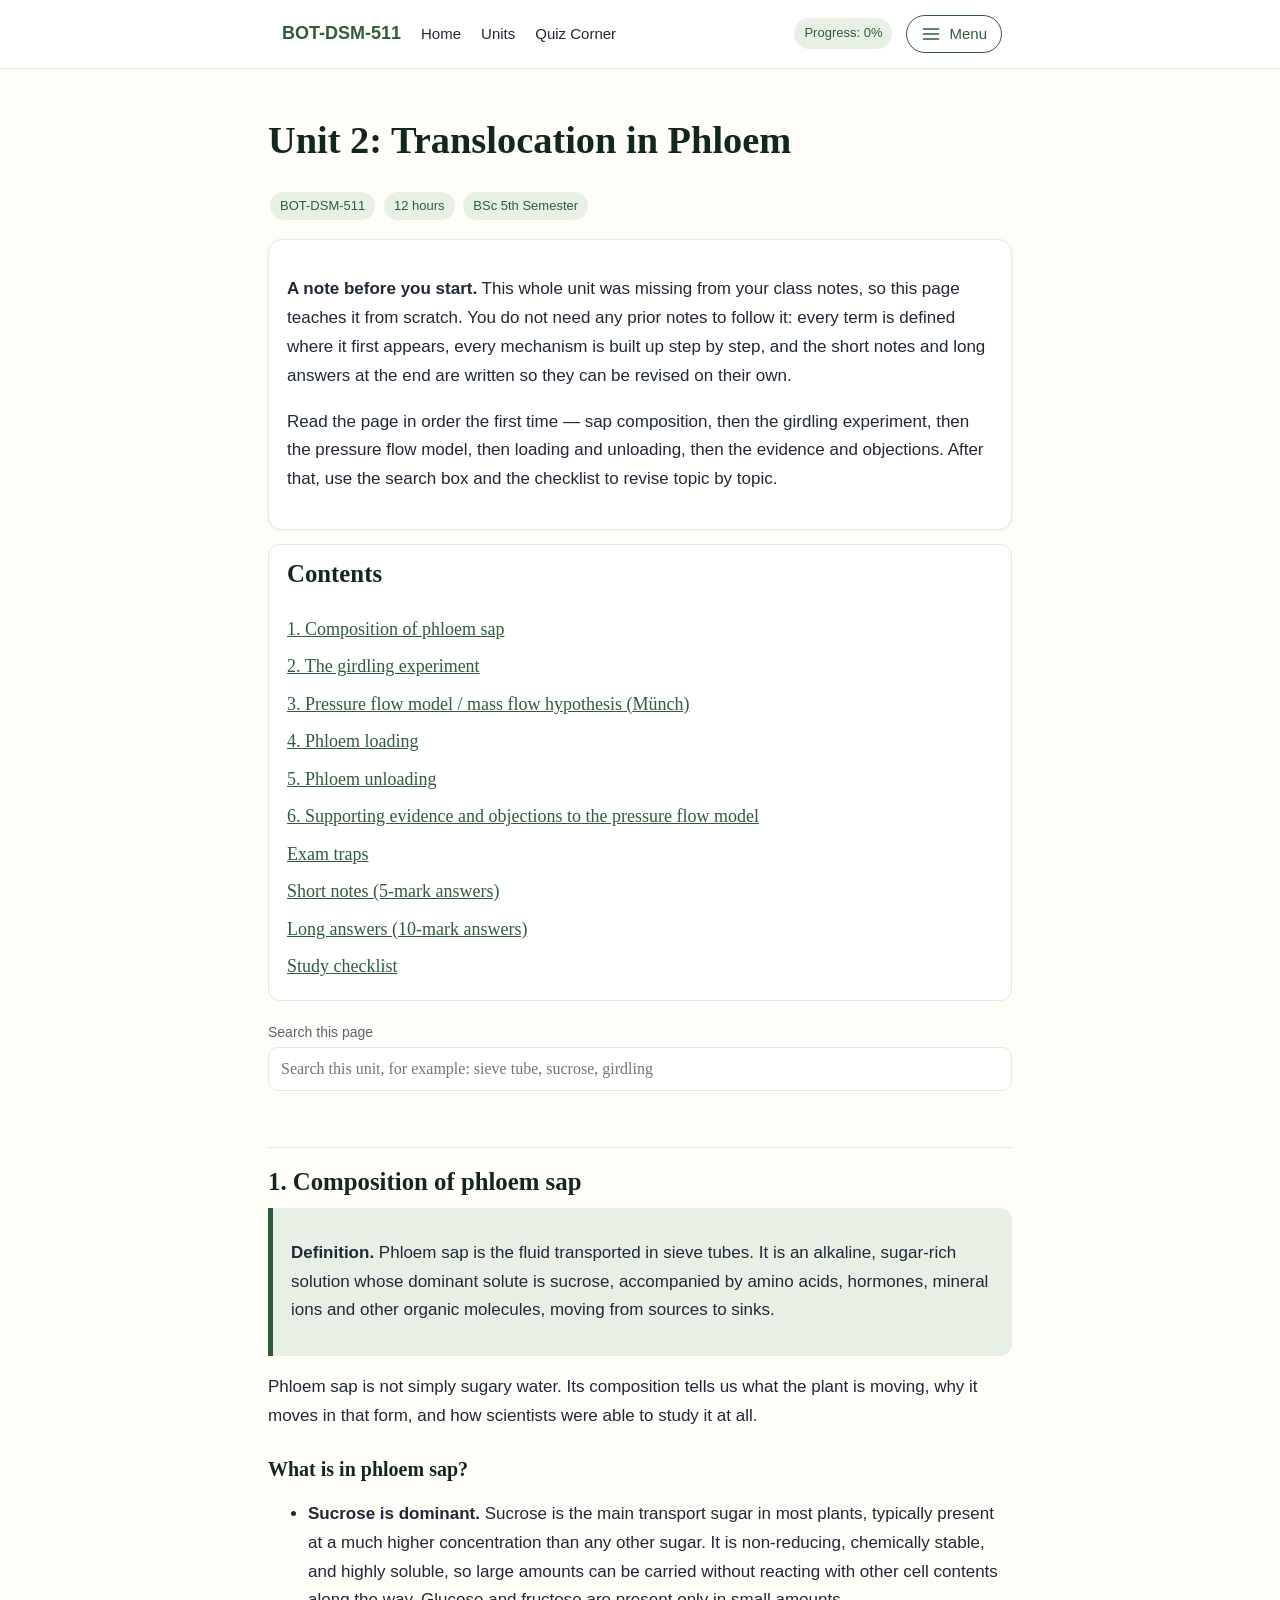
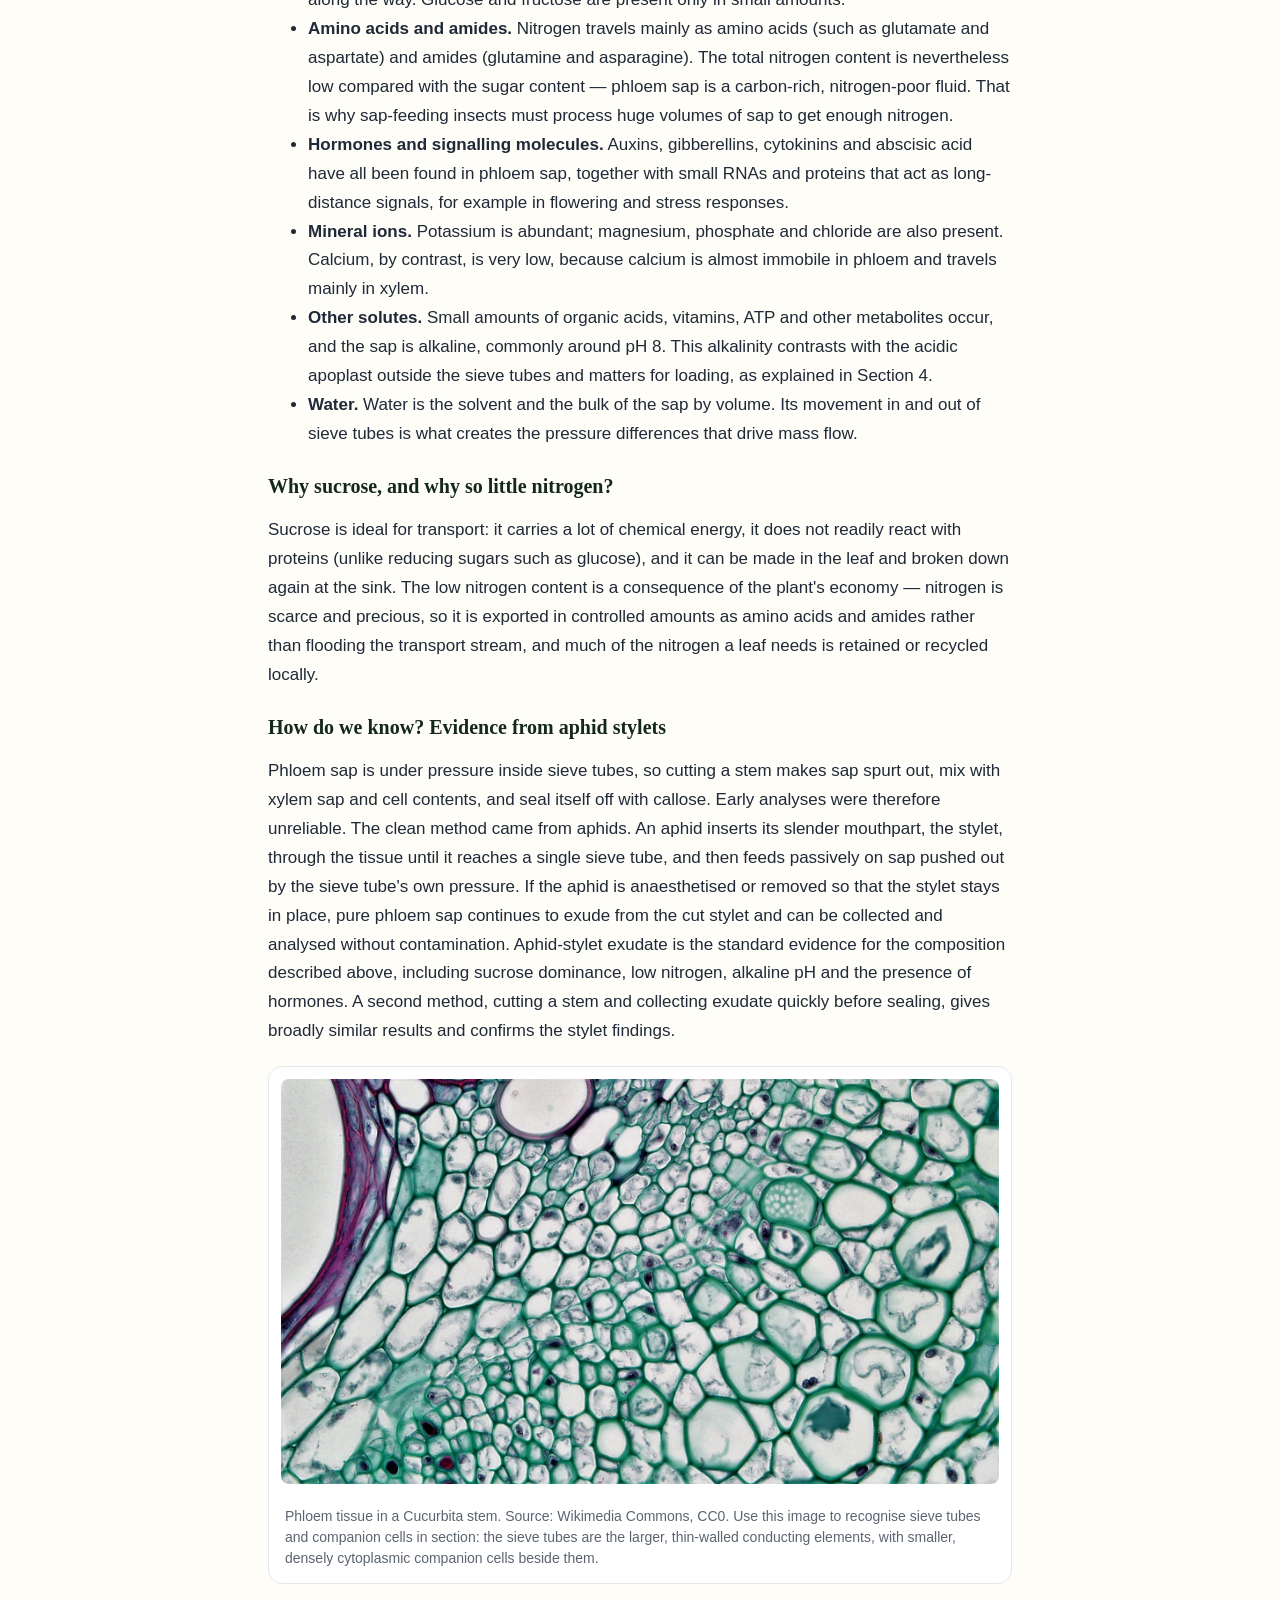
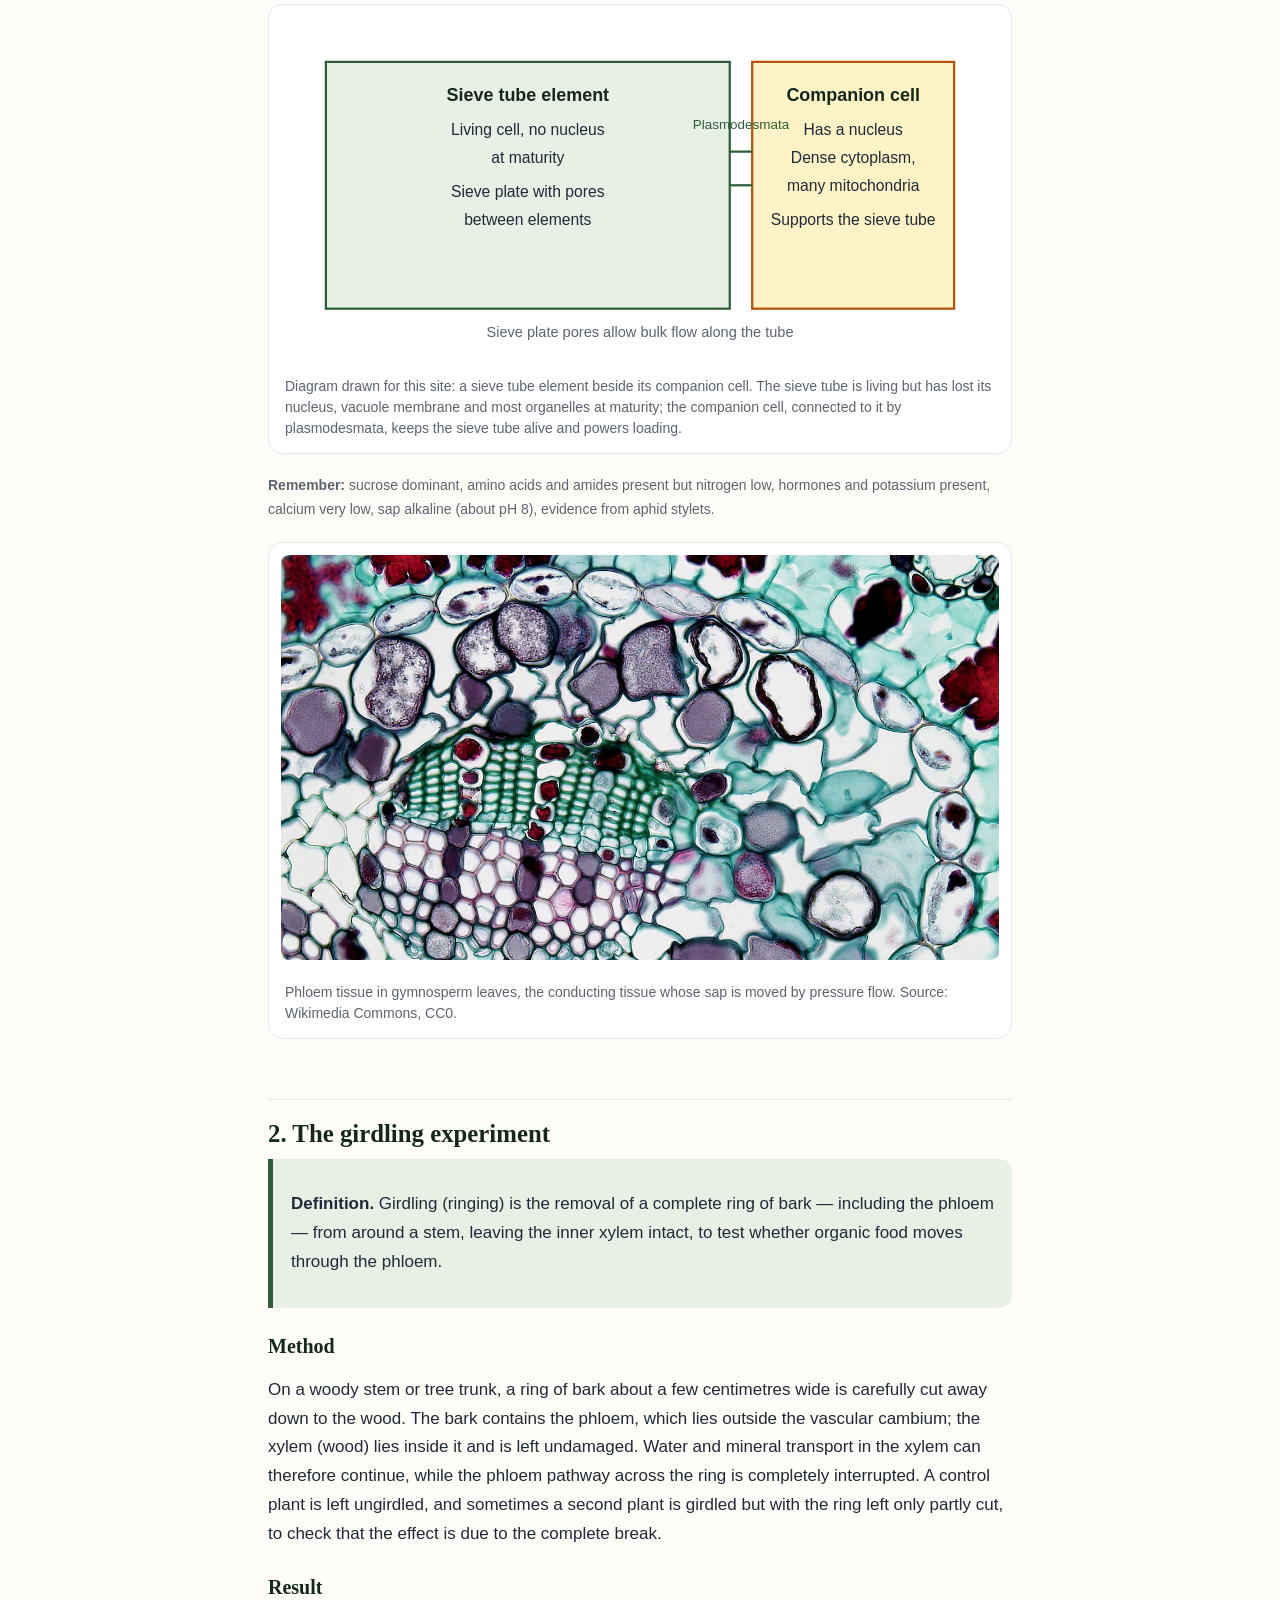
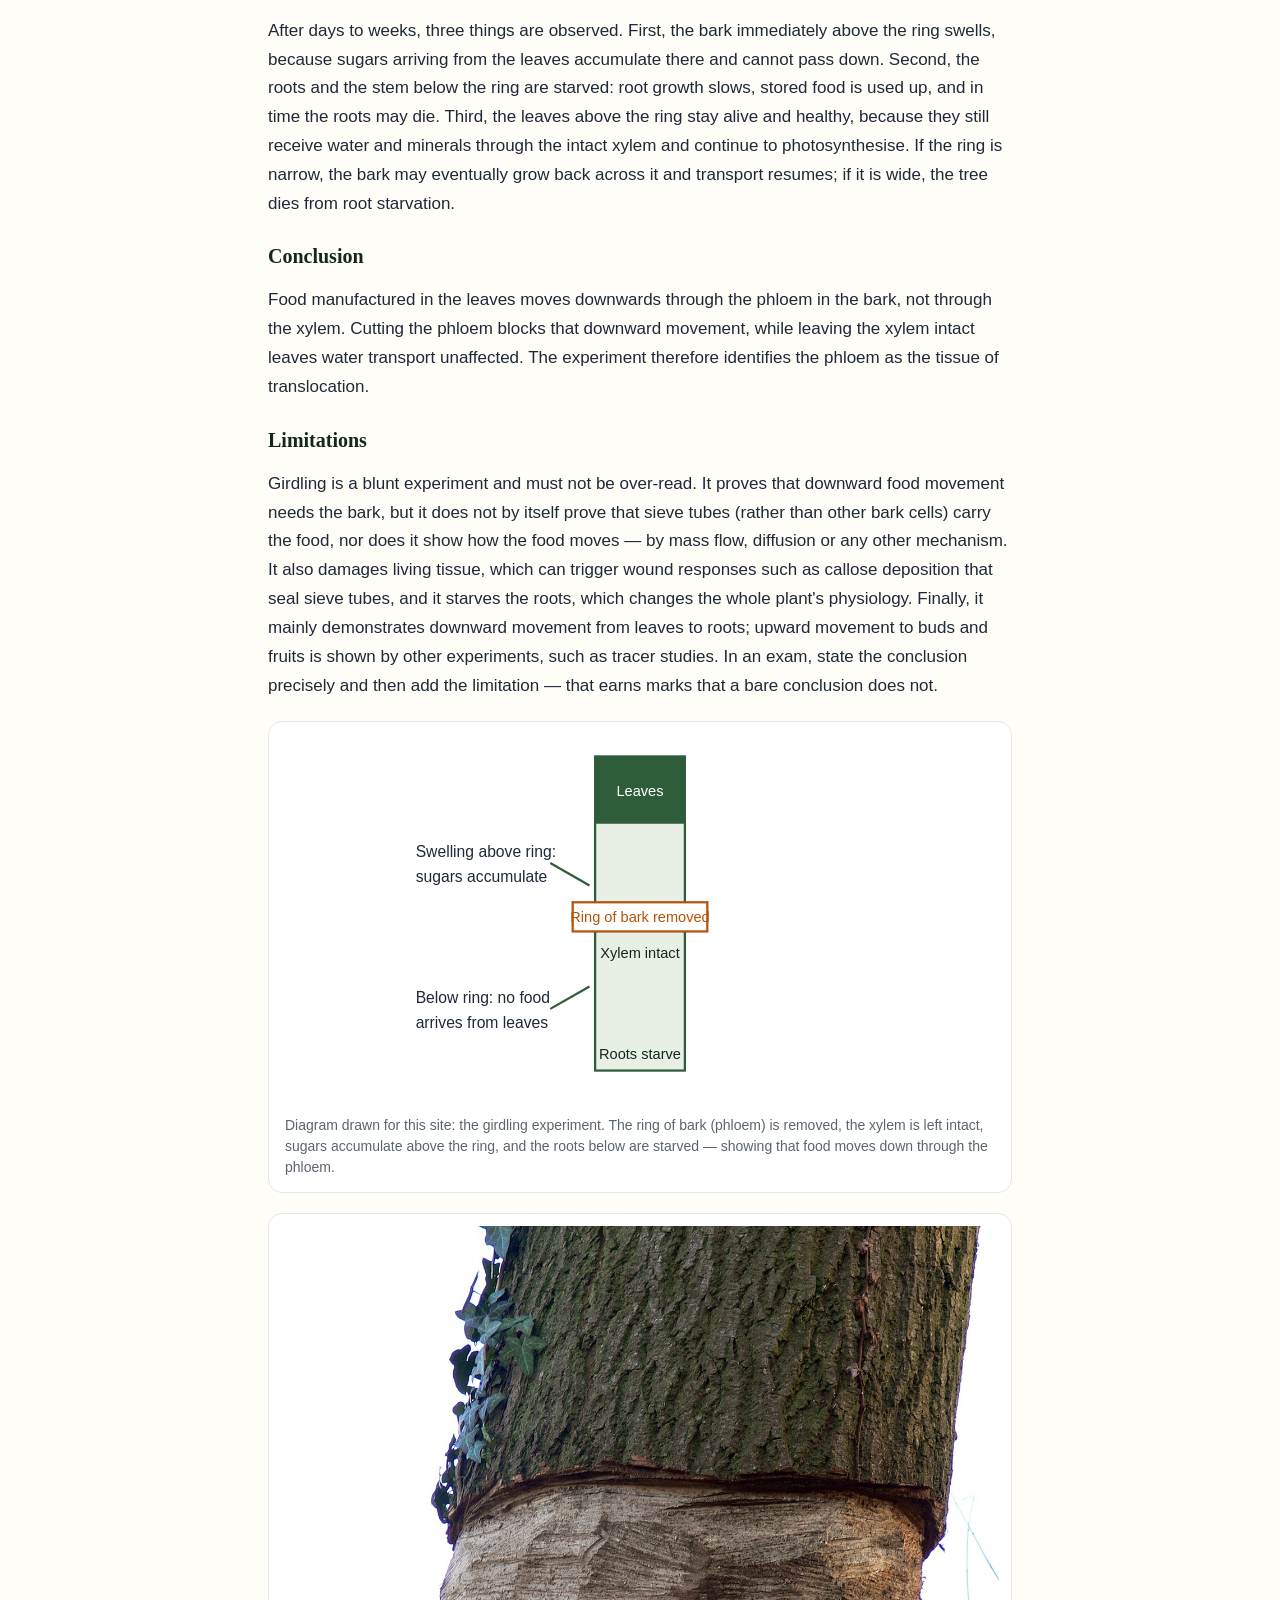
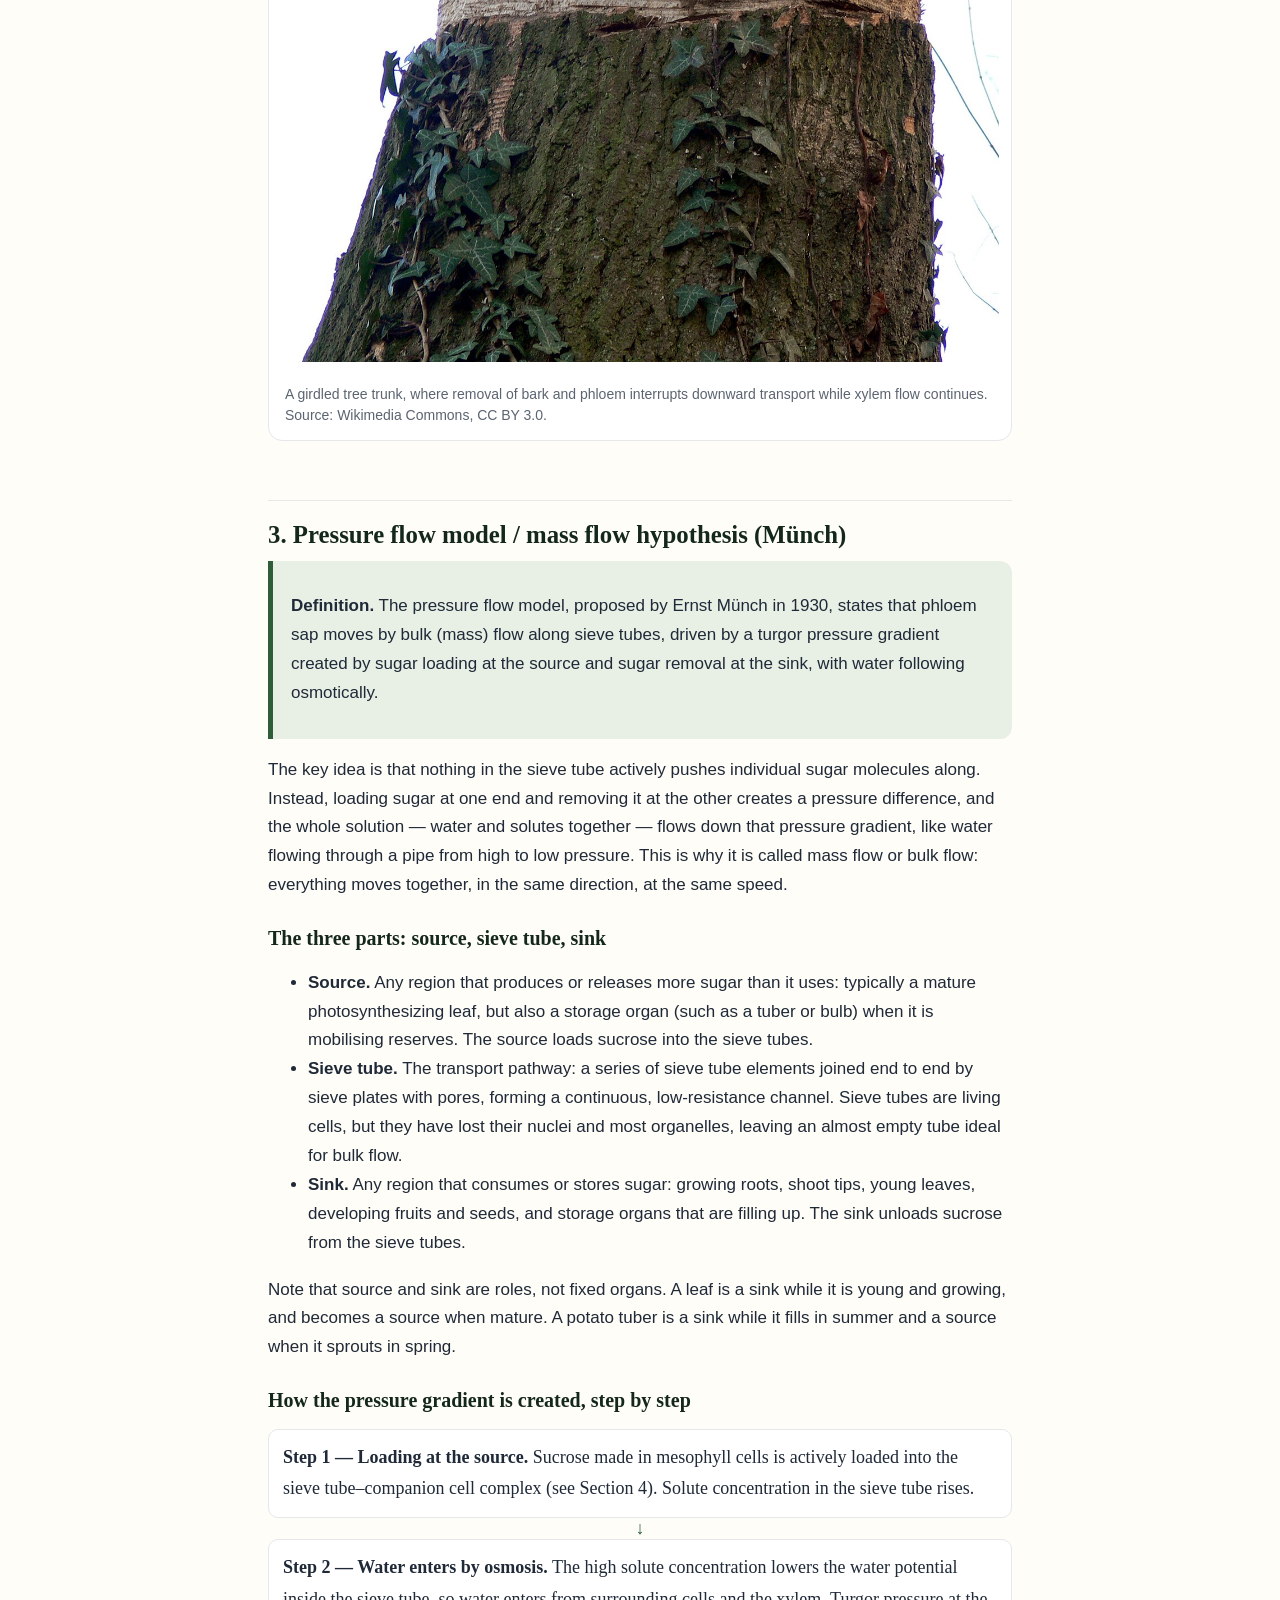
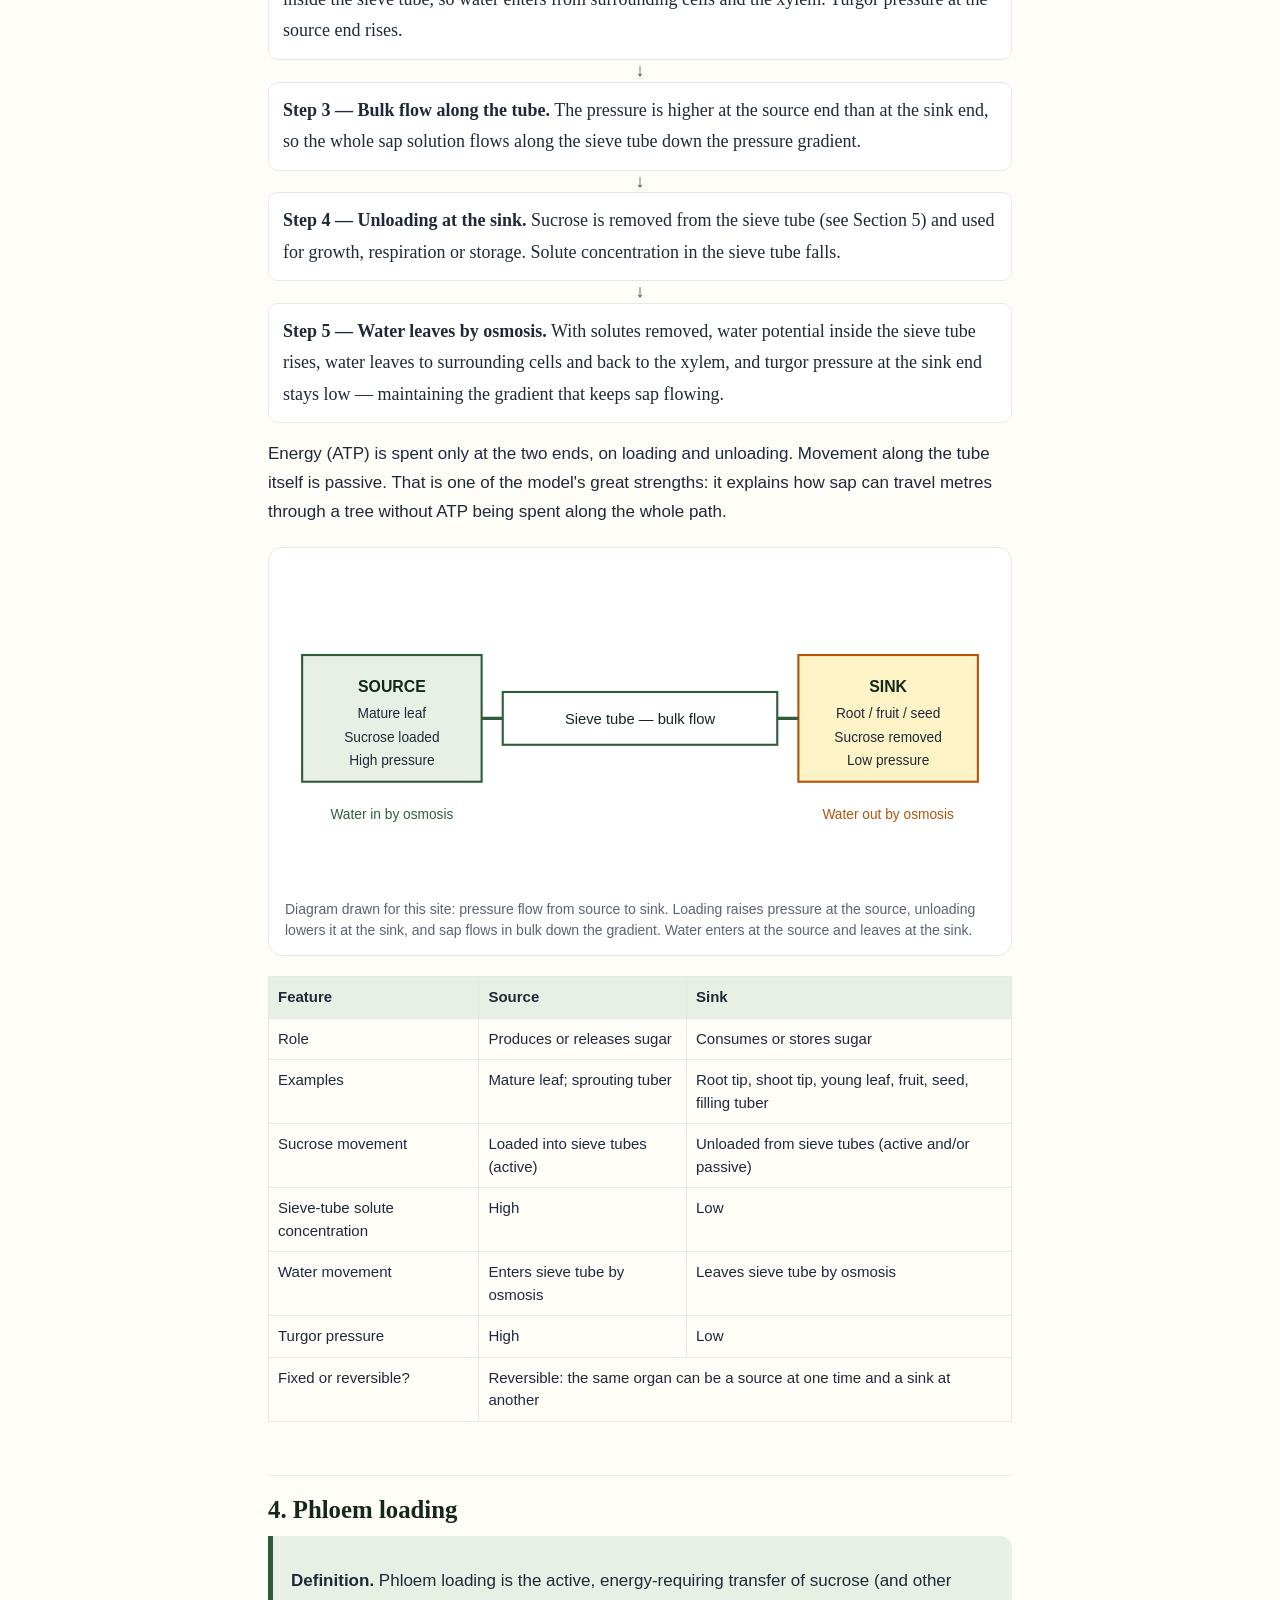
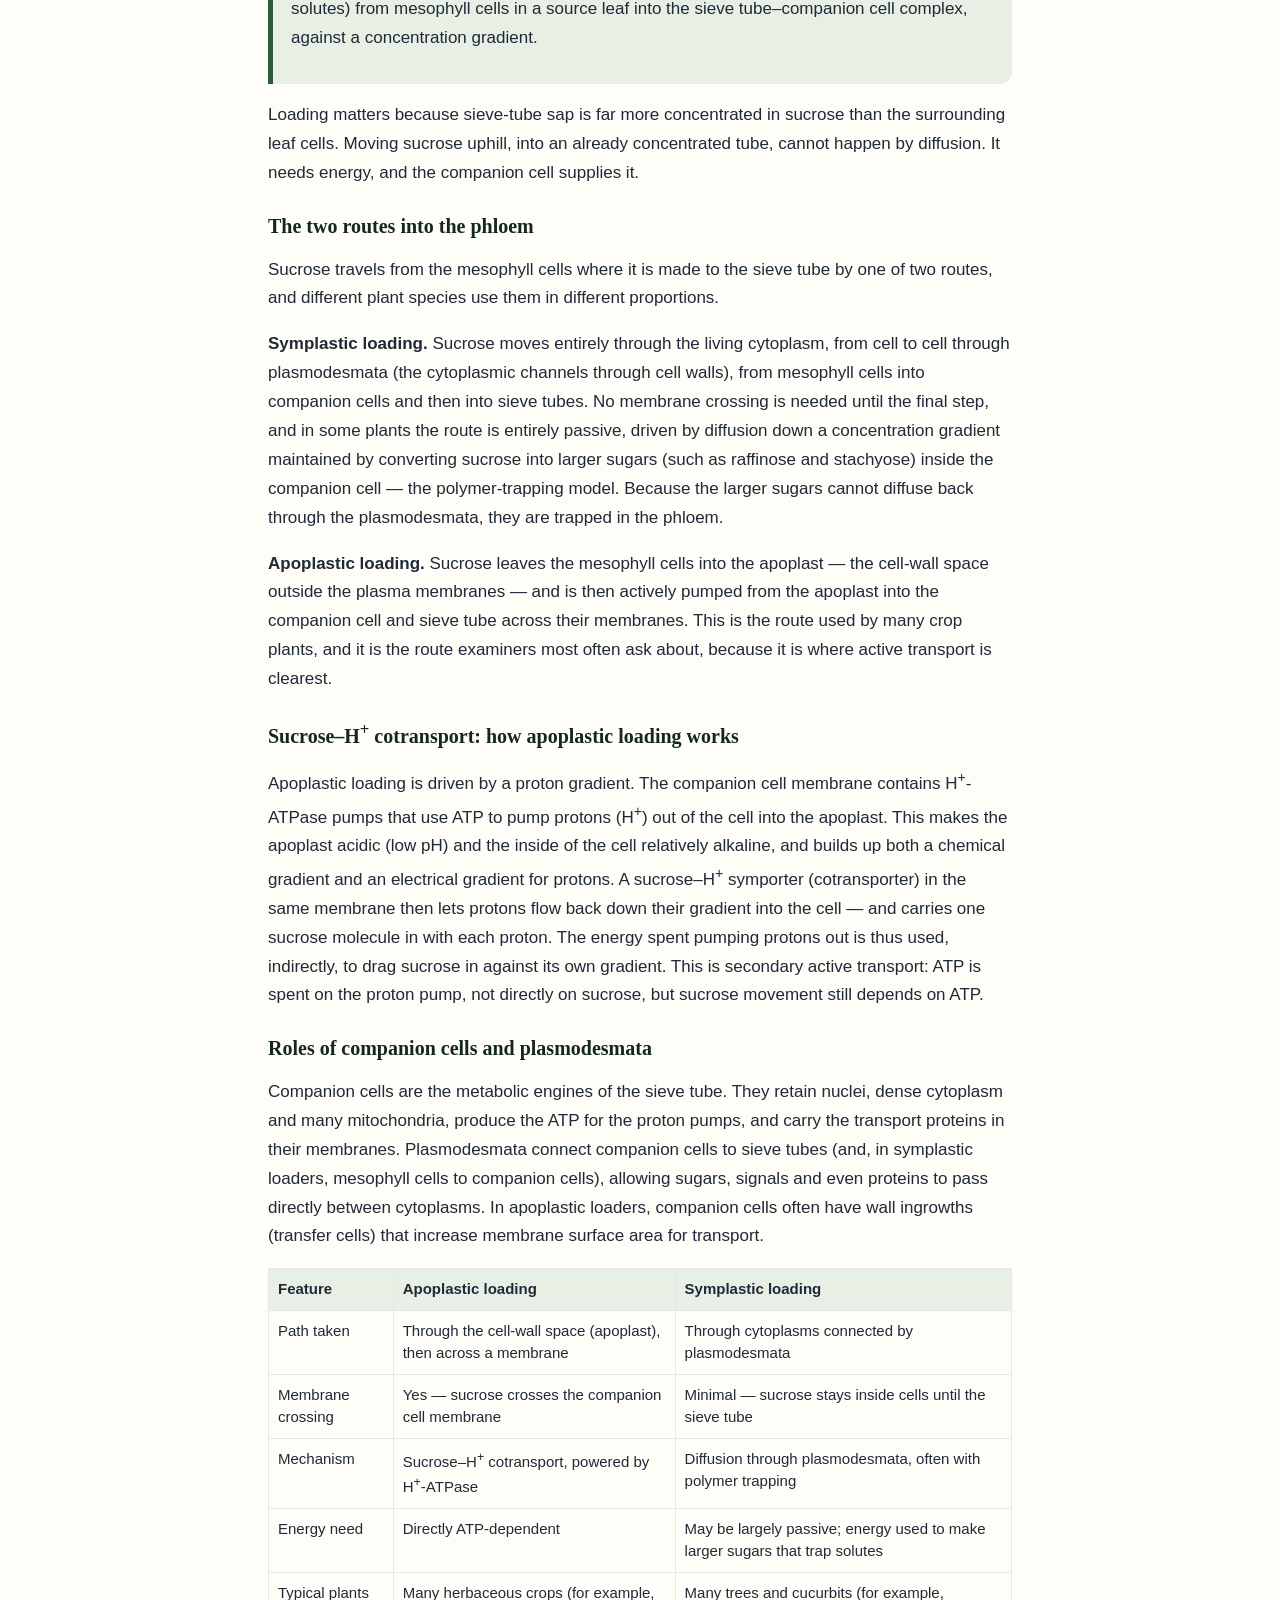
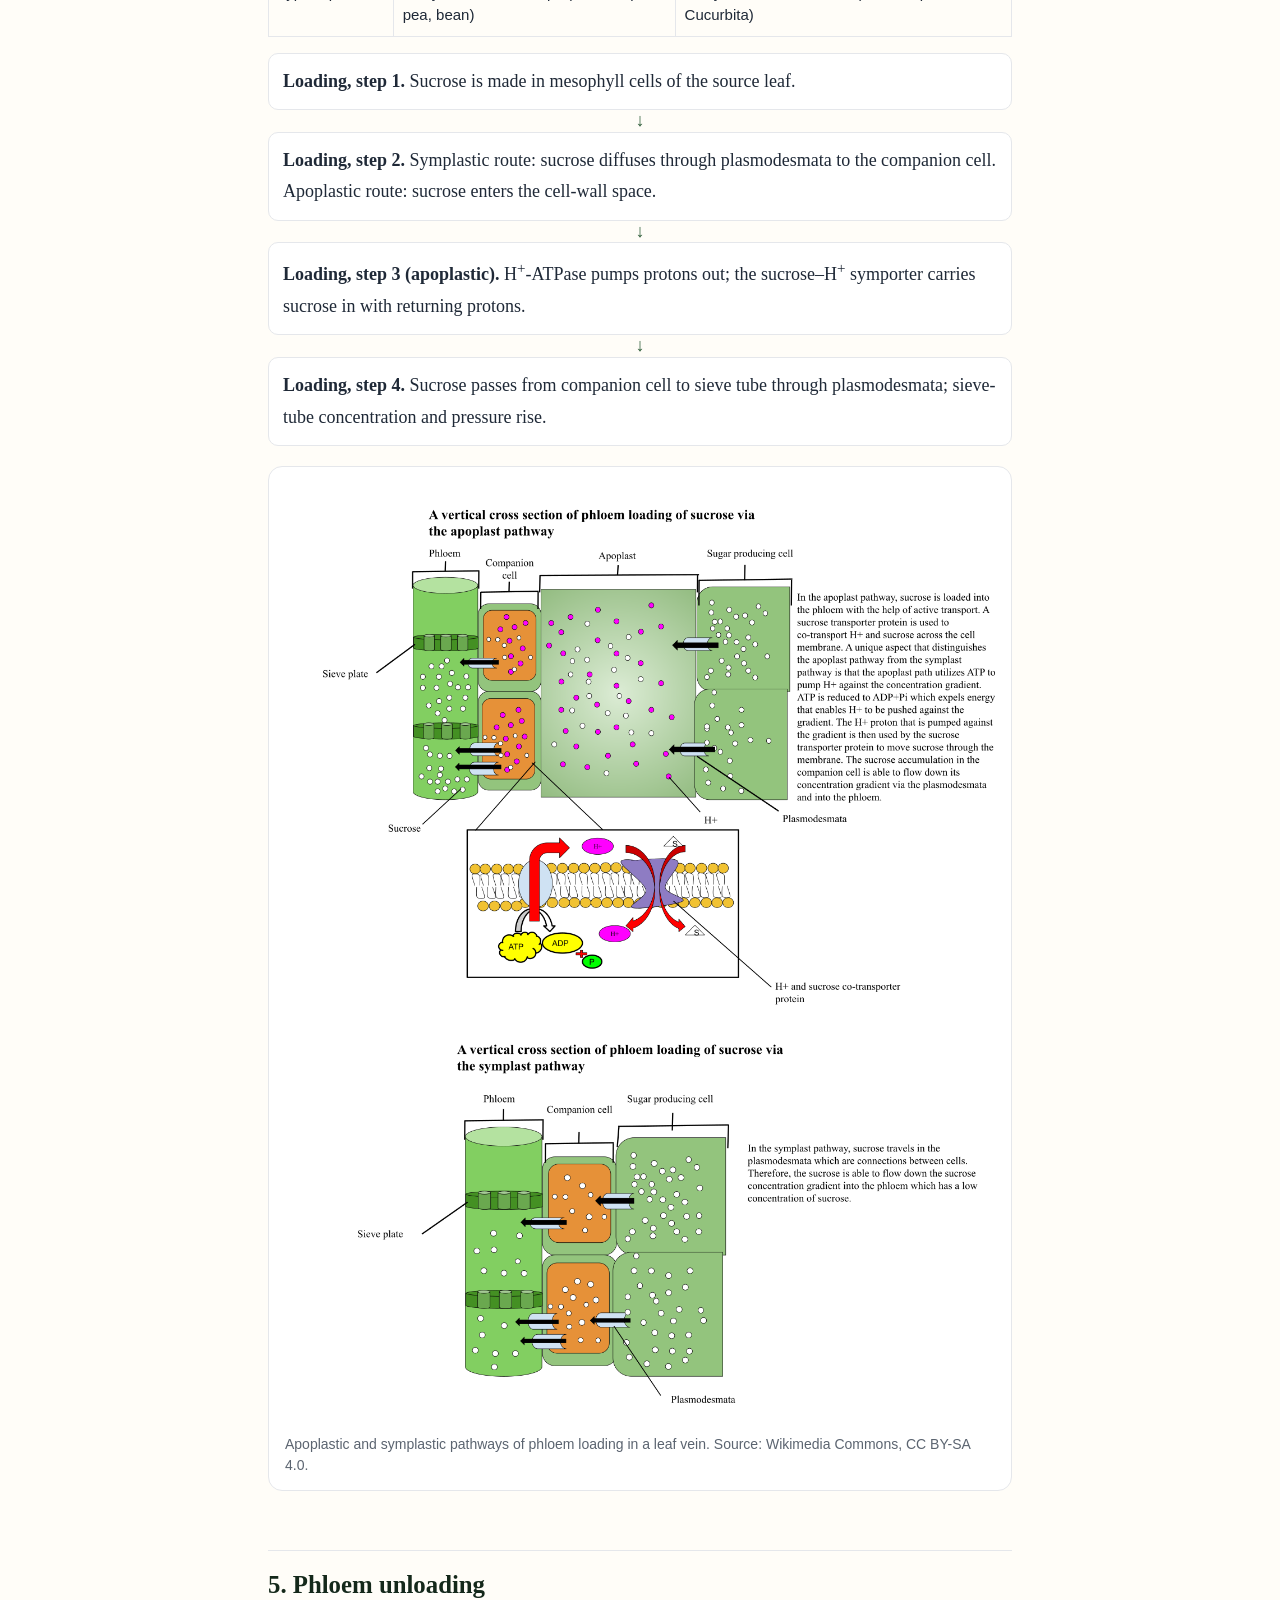
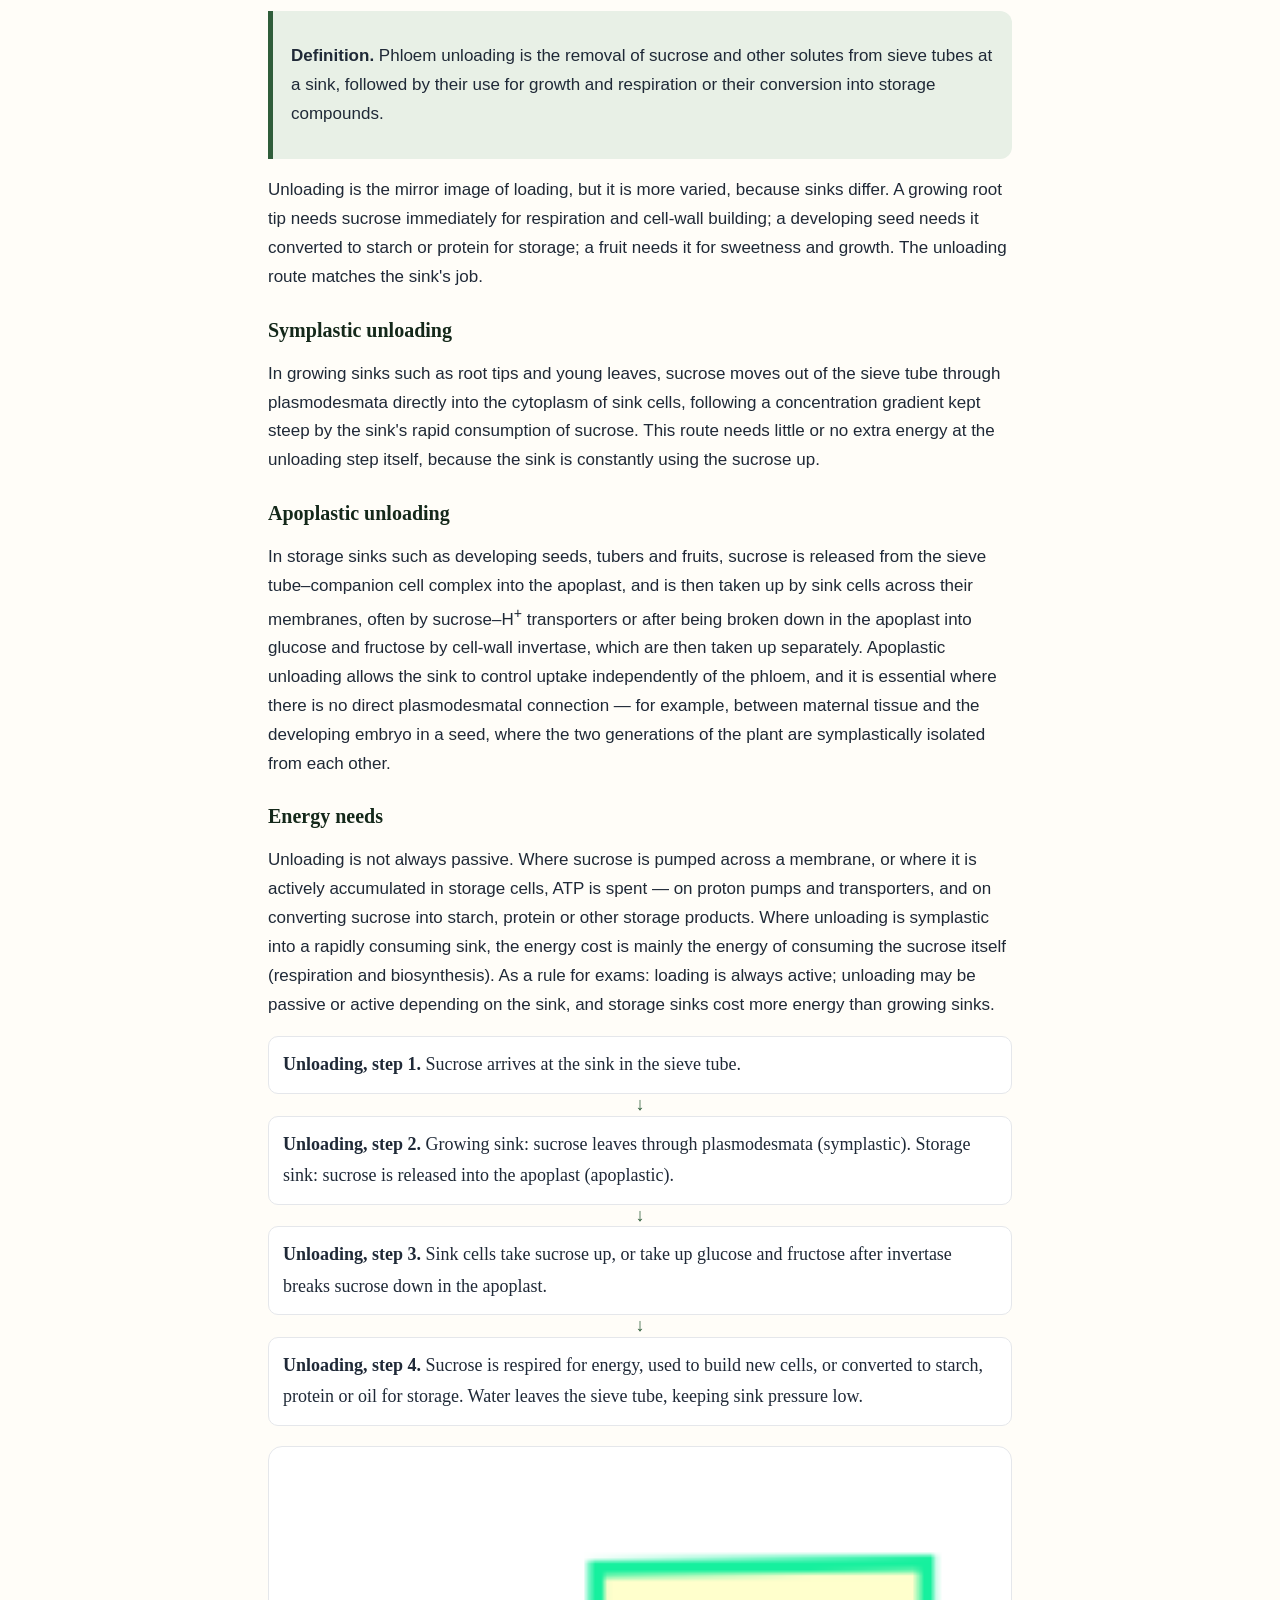
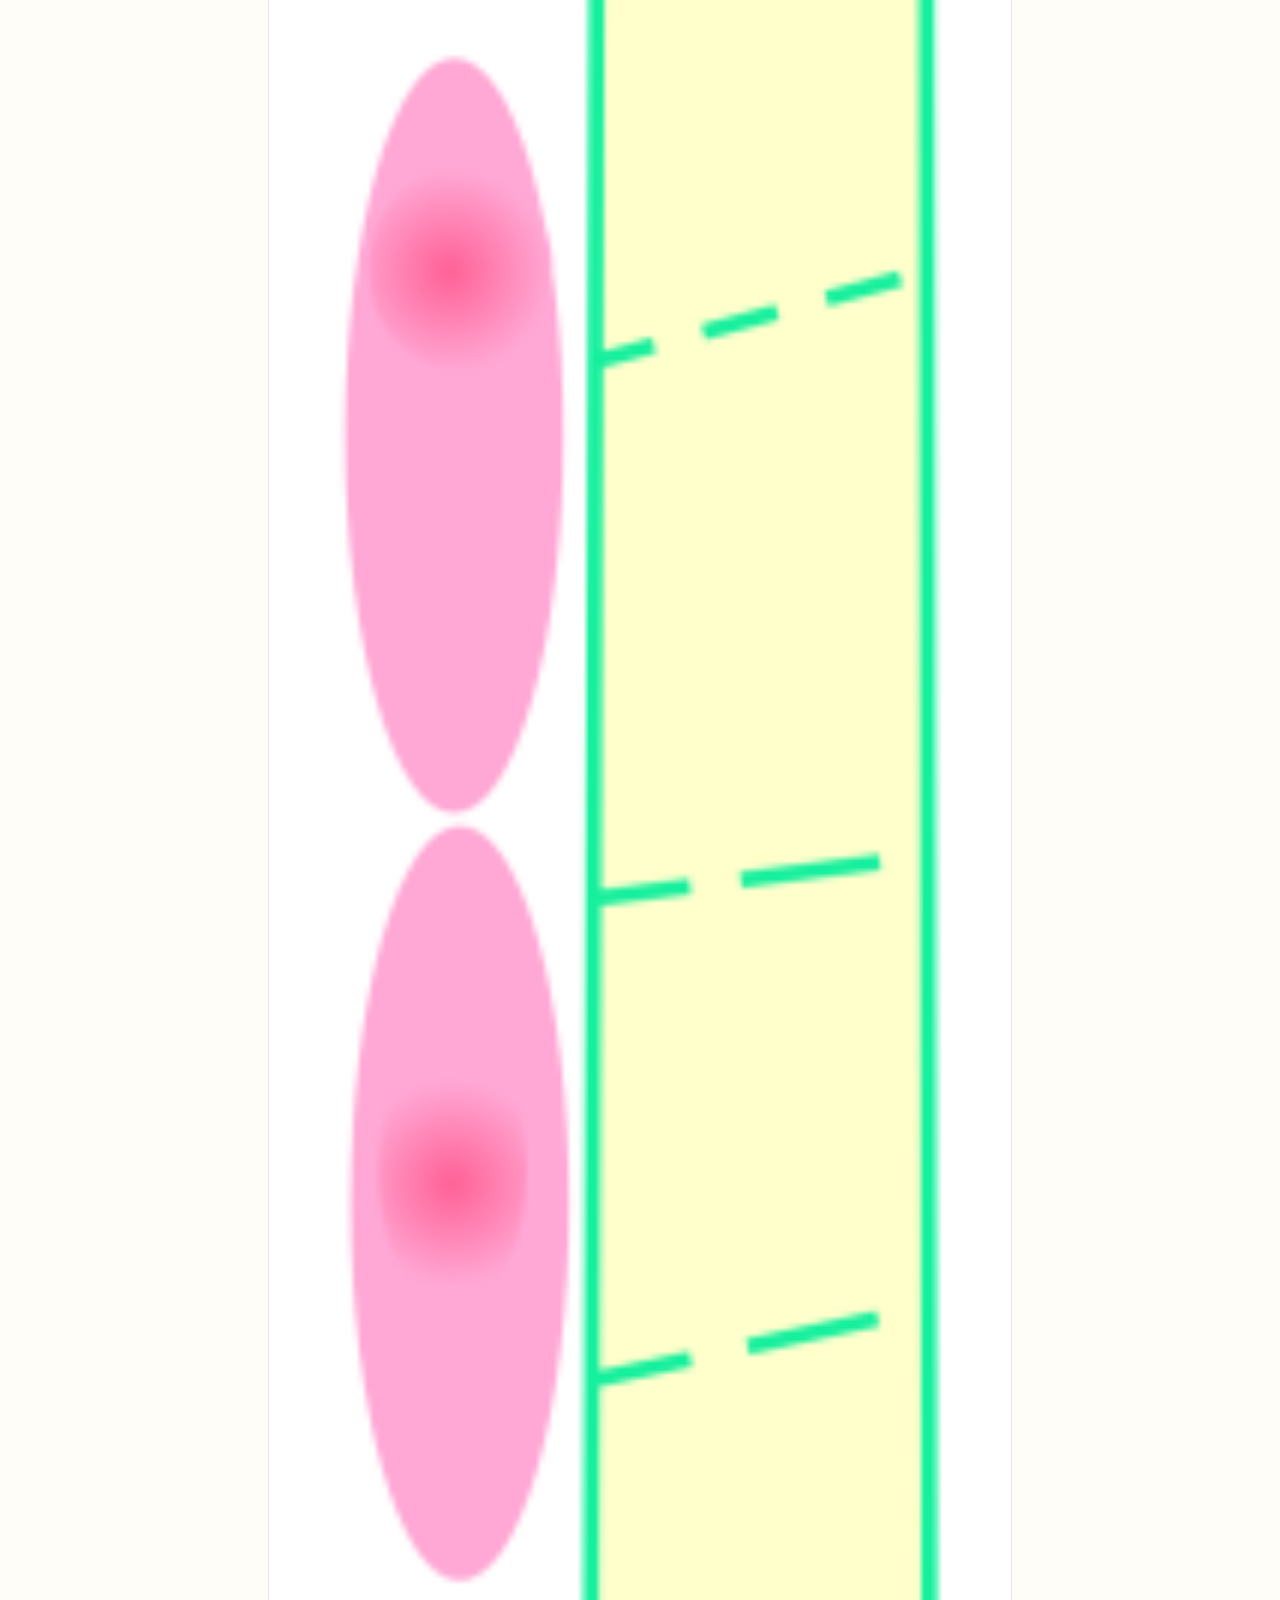
<file: bot/units/unit2.html>
<!DOCTYPE html>
<html lang="en">
<head>
<meta charset="utf-8">
<meta name="viewport" content="width=device-width, initial-scale=1">
<title>Unit 2: Translocation in Phloem — BOT-DSM-511</title>
<link rel="stylesheet" href="../assets/css/style.css">
</head>
<body data-unit="units/">
<header class="site"><div class="nav"><a class="brand" href="../index.html">BOT-DSM-511</a><nav class="nav-primary" aria-label="Primary"><a href="../index.html">Home</a><a href="../syllabus.html">Units</a><a href="../quiz.html">Quiz Corner</a></nav><span class="header-progress" id="headerProgress">Progress: 0%</span><button class="menu-toggle" id="menuToggle" type="button" aria-expanded="false" aria-controls="siteMenu" aria-label="Open menu"><svg viewBox="0 0 24 24" width="20" height="20" aria-hidden="true"><path d="M3 6h18M3 12h18M3 18h18" stroke="currentColor" stroke-width="2" stroke-linecap="round" fill="none"/></svg><span>Menu</span></button><div class="site-menu" id="siteMenu" hidden><p class="menu-heading">Units</p><a href="../units/unit1.html">Unit 1 — Water relations &amp; mineral nutrition</a><a href="../units/unit2.html">Unit 2 — Translocation in phloem</a><a href="../units/unit3.html">Unit 3 — Photosynthesis &amp; respiration</a><a href="../units/unit4.html">Unit 4 — Enzymes &amp; nitrogen metabolism</a><a href="../units/unit5.html">Unit 5 — Growth regulators &amp; light/temperature</a><p class="menu-heading">Study</p><a href="../quiz.html">Quiz Corner</a><a href="../mcq.html">MCQs</a><a href="../pyq.html">Dec 2025 PYQ</a><a href="../model-papers.html">Model Papers</a><a href="../syllabus.html">Syllabus</a><a href="../credits.html">Image Credits</a></div></div></header>
<main>
<h1>Unit 2: Translocation in Phloem</h1>
<p><span class="pill">BOT-DSM-511</span> <span class="pill">12 hours</span> <span class="pill">BSc 5th Semester</span></p>
<div class="card">
<p><strong>A note before you start.</strong> This whole unit was missing from your class notes, so this page teaches it from scratch. You do not need any prior notes to follow it: every term is defined where it first appears, every mechanism is built up step by step, and the short notes and long answers at the end are written so they can be revised on their own.</p>
<p>Read the page in order the first time — sap composition, then the girdling experiment, then the pressure flow model, then loading and unloading, then the evidence and objections. After that, use the search box and the checklist to revise topic by topic.</p>
</div>

<nav class="toc" aria-label="Table of contents">
<h2 style="border:none;margin-top:0;padding-top:0">Contents</h2>
<a href="#sap">1. Composition of phloem sap</a>
<a href="#girdling">2. The girdling experiment</a>
<a href="#pressure-flow">3. Pressure flow model / mass flow hypothesis (Münch)</a>
<a href="#loading">4. Phloem loading</a>
<a href="#unloading">5. Phloem unloading</a>
<a href="#evidence">6. Supporting evidence and objections to the pressure flow model</a>
<a href="#traps">Exam traps</a>
<a href="#short-notes">Short notes (5-mark answers)</a>
<a href="#long-answers">Long answers (10-mark answers)</a>
<a href="#checklist">Study checklist</a>
</nav>

<p><label for="pageSearch" class="small">Search this page</label><br>
<input class="searchbox" type="search" id="pageSearch" placeholder="Search this unit, for example: sieve tube, sucrose, girdling"></p>

<!-- 1. SAP -->
<section class="topic" id="sap">
<h2>1. Composition of phloem sap</h2>
<div class="def">
<p><strong>Definition.</strong> Phloem sap is the fluid transported in sieve tubes. It is an alkaline, sugar-rich solution whose dominant solute is sucrose, accompanied by amino acids, hormones, mineral ions and other organic molecules, moving from sources to sinks.</p>
</div>
<p>Phloem sap is not simply sugary water. Its composition tells us what the plant is moving, why it moves in that form, and how scientists were able to study it at all.</p>
<h3>What is in phloem sap?</h3>
<ul>
<li><strong>Sucrose is dominant.</strong> Sucrose is the main transport sugar in most plants, typically present at a much higher concentration than any other sugar. It is non-reducing, chemically stable, and highly soluble, so large amounts can be carried without reacting with other cell contents along the way. Glucose and fructose are present only in small amounts.</li>
<li><strong>Amino acids and amides.</strong> Nitrogen travels mainly as amino acids (such as glutamate and aspartate) and amides (glutamine and asparagine). The total nitrogen content is nevertheless low compared with the sugar content — phloem sap is a carbon-rich, nitrogen-poor fluid. That is why sap-feeding insects must process huge volumes of sap to get enough nitrogen.</li>
<li><strong>Hormones and signalling molecules.</strong> Auxins, gibberellins, cytokinins and abscisic acid have all been found in phloem sap, together with small RNAs and proteins that act as long-distance signals, for example in flowering and stress responses.</li>
<li><strong>Mineral ions.</strong> Potassium is abundant; magnesium, phosphate and chloride are also present. Calcium, by contrast, is very low, because calcium is almost immobile in phloem and travels mainly in xylem.</li>
<li><strong>Other solutes.</strong> Small amounts of organic acids, vitamins, ATP and other metabolites occur, and the sap is alkaline, commonly around pH 8. This alkalinity contrasts with the acidic apoplast outside the sieve tubes and matters for loading, as explained in Section 4.</li>
<li><strong>Water.</strong> Water is the solvent and the bulk of the sap by volume. Its movement in and out of sieve tubes is what creates the pressure differences that drive mass flow.</li>
</ul>
<h3>Why sucrose, and why so little nitrogen?</h3>
<p>Sucrose is ideal for transport: it carries a lot of chemical energy, it does not readily react with proteins (unlike reducing sugars such as glucose), and it can be made in the leaf and broken down again at the sink. The low nitrogen content is a consequence of the plant's economy — nitrogen is scarce and precious, so it is exported in controlled amounts as amino acids and amides rather than flooding the transport stream, and much of the nitrogen a leaf needs is retained or recycled locally.</p>
<h3>How do we know? Evidence from aphid stylets</h3>
<p>Phloem sap is under pressure inside sieve tubes, so cutting a stem makes sap spurt out, mix with xylem sap and cell contents, and seal itself off with callose. Early analyses were therefore unreliable. The clean method came from aphids. An aphid inserts its slender mouthpart, the stylet, through the tissue until it reaches a single sieve tube, and then feeds passively on sap pushed out by the sieve tube's own pressure. If the aphid is anaesthetised or removed so that the stylet stays in place, pure phloem sap continues to exude from the cut stylet and can be collected and analysed without contamination. Aphid-stylet exudate is the standard evidence for the composition described above, including sucrose dominance, low nitrogen, alkaline pH and the presence of hormones. A second method, cutting a stem and collecting exudate quickly before sealing, gives broadly similar results and confirms the stylet findings.</p>
<figure>
<img src="../assets/images/phloem-cucurbita.jpg" alt="Phloem tissue in Cucurbita stem">
<figcaption>Phloem tissue in a Cucurbita stem. Source: Wikimedia Commons, CC0. Use this image to recognise sieve tubes and companion cells in section: the sieve tubes are the larger, thin-walled conducting elements, with smaller, densely cytoplasmic companion cells beside them.</figcaption>
</figure>
<figure>
<svg viewBox="0 0 640 300" role="img" aria-label="Sieve tube element with companion cell diagram">
<rect x="40" y="40" width="360" height="220" fill="#e8f0e6" stroke="#2f5d3a" stroke-width="2"/>
<rect x="420" y="40" width="180" height="220" fill="#fef3c7" stroke="#b45309" stroke-width="2"/>
<text x="220" y="75" text-anchor="middle" font-size="16" font-weight="bold" fill="#14281a">Sieve tube element</text>
<text x="220" y="105" text-anchor="middle" font-size="14" fill="#1f2937">Living cell, no nucleus</text>
<text x="220" y="130" text-anchor="middle" font-size="14" fill="#1f2937">at maturity</text>
<text x="220" y="160" text-anchor="middle" font-size="14" fill="#1f2937">Sieve plate with pores</text>
<text x="220" y="185" text-anchor="middle" font-size="14" fill="#1f2937">between elements</text>
<text x="510" y="75" text-anchor="middle" font-size="16" font-weight="bold" fill="#14281a">Companion cell</text>
<text x="510" y="105" text-anchor="middle" font-size="14" fill="#1f2937">Has a nucleus</text>
<text x="510" y="130" text-anchor="middle" font-size="14" fill="#1f2937">Dense cytoplasm,</text>
<text x="510" y="155" text-anchor="middle" font-size="14" fill="#1f2937">many mitochondria</text>
<text x="510" y="185" text-anchor="middle" font-size="14" fill="#1f2937">Supports the sieve tube</text>
<line x1="400" y1="120" x2="420" y2="120" stroke="#2f5d3a" stroke-width="2"/>
<line x1="400" y1="150" x2="420" y2="150" stroke="#2f5d3a" stroke-width="2"/>
<text x="410" y="100" text-anchor="middle" font-size="12" fill="#2f5d3a">Plasmodesmata</text>
<text x="320" y="285" text-anchor="middle" font-size="13" fill="#5b6470">Sieve plate pores allow bulk flow along the tube</text>
</svg>
<figcaption>Diagram drawn for this site: a sieve tube element beside its companion cell. The sieve tube is living but has lost its nucleus, vacuole membrane and most organelles at maturity; the companion cell, connected to it by plasmodesmata, keeps the sieve tube alive and powers loading.</figcaption>
</figure>
<p class="small"><strong>Remember:</strong> sucrose dominant, amino acids and amides present but nitrogen low, hormones and potassium present, calcium very low, sap alkaline (about pH 8), evidence from aphid stylets.</p>

<figure><img src="../assets/images/phloem-sieve-tube.jpg" alt="Phloem tissue in gymnosperm leaves, the conducting tissue whose sap is moved by "><figcaption>Phloem tissue in gymnosperm leaves, the conducting tissue whose sap is moved by pressure flow. Source: Wikimedia Commons, CC0.</figcaption></figure>
</section>

<!-- 2. GIRDLING -->
<section class="topic" id="girdling">
<h2>2. The girdling experiment</h2>
<div class="def">
<p><strong>Definition.</strong> Girdling (ringing) is the removal of a complete ring of bark — including the phloem — from around a stem, leaving the inner xylem intact, to test whether organic food moves through the phloem.</p>
</div>
<h3>Method</h3>
<p>On a woody stem or tree trunk, a ring of bark about a few centimetres wide is carefully cut away down to the wood. The bark contains the phloem, which lies outside the vascular cambium; the xylem (wood) lies inside it and is left undamaged. Water and mineral transport in the xylem can therefore continue, while the phloem pathway across the ring is completely interrupted. A control plant is left ungirdled, and sometimes a second plant is girdled but with the ring left only partly cut, to check that the effect is due to the complete break.</p>
<h3>Result</h3>
<p>After days to weeks, three things are observed. First, the bark immediately above the ring swells, because sugars arriving from the leaves accumulate there and cannot pass down. Second, the roots and the stem below the ring are starved: root growth slows, stored food is used up, and in time the roots may die. Third, the leaves above the ring stay alive and healthy, because they still receive water and minerals through the intact xylem and continue to photosynthesise. If the ring is narrow, the bark may eventually grow back across it and transport resumes; if it is wide, the tree dies from root starvation.</p>
<h3>Conclusion</h3>
<p>Food manufactured in the leaves moves downwards through the phloem in the bark, not through the xylem. Cutting the phloem blocks that downward movement, while leaving the xylem intact leaves water transport unaffected. The experiment therefore identifies the phloem as the tissue of translocation.</p>
<h3>Limitations</h3>
<p>Girdling is a blunt experiment and must not be over-read. It proves that downward food movement needs the bark, but it does not by itself prove that sieve tubes (rather than other bark cells) carry the food, nor does it show how the food moves — by mass flow, diffusion or any other mechanism. It also damages living tissue, which can trigger wound responses such as callose deposition that seal sieve tubes, and it starves the roots, which changes the whole plant's physiology. Finally, it mainly demonstrates downward movement from leaves to roots; upward movement to buds and fruits is shown by other experiments, such as tracer studies. In an exam, state the conclusion precisely and then add the limitation — that earns marks that a bare conclusion does not.</p>
<figure>
<svg viewBox="0 0 640 320" role="img" aria-label="Girdling experiment diagram">
<rect x="280" y="20" width="80" height="280" fill="#e8f0e6" stroke="#2f5d3a" stroke-width="2"/>
<rect x="280" y="20" width="80" height="60" fill="#2f5d3a"/>
<text x="320" y="55" text-anchor="middle" font-size="13" fill="#ffffff">Leaves</text>
<rect x="260" y="150" width="120" height="26" fill="#ffffff" stroke="#b45309" stroke-width="2"/>
<text x="320" y="168" text-anchor="middle" font-size="13" fill="#b45309">Ring of bark removed</text>
<text x="320" y="200" text-anchor="middle" font-size="13" fill="#14281a">Xylem intact</text>
<text x="320" y="290" text-anchor="middle" font-size="13" fill="#14281a">Roots starve</text>
<text x="120" y="110" font-size="14" fill="#1f2937">Swelling above ring:</text>
<text x="120" y="132" font-size="14" fill="#1f2937">sugars accumulate</text>
<text x="120" y="240" font-size="14" fill="#1f2937">Below ring: no food</text>
<text x="120" y="262" font-size="14" fill="#1f2937">arrives from leaves</text>
<line x1="240" y1="115" x2="275" y2="135" stroke="#2f5d3a" stroke-width="2"/>
<line x1="240" y1="245" x2="275" y2="225" stroke="#2f5d3a" stroke-width="2"/>
</svg>
<figcaption>Diagram drawn for this site: the girdling experiment. The ring of bark (phloem) is removed, the xylem is left intact, sugars accumulate above the ring, and the roots below are starved — showing that food moves down through the phloem.</figcaption>
</figure>

<figure><img src="../assets/images/girdling-bark.jpg" alt="A girdled tree trunk, where removal of bark and phloem interrupts downward trans"><figcaption>A girdled tree trunk, where removal of bark and phloem interrupts downward transport while xylem flow continues. Source: Wikimedia Commons, CC BY 3.0.</figcaption></figure>
</section>

<!-- 3. PRESSURE FLOW -->
<section class="topic" id="pressure-flow">
<h2>3. Pressure flow model / mass flow hypothesis (Münch)</h2>
<div class="def">
<p><strong>Definition.</strong> The pressure flow model, proposed by Ernst Münch in 1930, states that phloem sap moves by bulk (mass) flow along sieve tubes, driven by a turgor pressure gradient created by sugar loading at the source and sugar removal at the sink, with water following osmotically.</p>
</div>
<p>The key idea is that nothing in the sieve tube actively pushes individual sugar molecules along. Instead, loading sugar at one end and removing it at the other creates a pressure difference, and the whole solution — water and solutes together — flows down that pressure gradient, like water flowing through a pipe from high to low pressure. This is why it is called mass flow or bulk flow: everything moves together, in the same direction, at the same speed.</p>
<h3>The three parts: source, sieve tube, sink</h3>
<ul>
<li><strong>Source.</strong> Any region that produces or releases more sugar than it uses: typically a mature photosynthesizing leaf, but also a storage organ (such as a tuber or bulb) when it is mobilising reserves. The source loads sucrose into the sieve tubes.</li>
<li><strong>Sieve tube.</strong> The transport pathway: a series of sieve tube elements joined end to end by sieve plates with pores, forming a continuous, low-resistance channel. Sieve tubes are living cells, but they have lost their nuclei and most organelles, leaving an almost empty tube ideal for bulk flow.</li>
<li><strong>Sink.</strong> Any region that consumes or stores sugar: growing roots, shoot tips, young leaves, developing fruits and seeds, and storage organs that are filling up. The sink unloads sucrose from the sieve tubes.</li>
</ul>
<p>Note that source and sink are roles, not fixed organs. A leaf is a sink while it is young and growing, and becomes a source when mature. A potato tuber is a sink while it fills in summer and a source when it sprouts in spring.</p>
<h3>How the pressure gradient is created, step by step</h3>
<div class="flow">
<div class="flow-step"><strong>Step 1 — Loading at the source.</strong> Sucrose made in mesophyll cells is actively loaded into the sieve tube–companion cell complex (see Section 4). Solute concentration in the sieve tube rises.</div>
<div class="flow-arrow">↓</div>
<div class="flow-step"><strong>Step 2 — Water enters by osmosis.</strong> The high solute concentration lowers the water potential inside the sieve tube, so water enters from surrounding cells and the xylem. Turgor pressure at the source end rises.</div>
<div class="flow-arrow">↓</div>
<div class="flow-step"><strong>Step 3 — Bulk flow along the tube.</strong> The pressure is higher at the source end than at the sink end, so the whole sap solution flows along the sieve tube down the pressure gradient.</div>
<div class="flow-arrow">↓</div>
<div class="flow-step"><strong>Step 4 — Unloading at the sink.</strong> Sucrose is removed from the sieve tube (see Section 5) and used for growth, respiration or storage. Solute concentration in the sieve tube falls.</div>
<div class="flow-arrow">↓</div>
<div class="flow-step"><strong>Step 5 — Water leaves by osmosis.</strong> With solutes removed, water potential inside the sieve tube rises, water leaves to surrounding cells and back to the xylem, and turgor pressure at the sink end stays low — maintaining the gradient that keeps sap flowing.</div>
</div>
<p>Energy (ATP) is spent only at the two ends, on loading and unloading. Movement along the tube itself is passive. That is one of the model's great strengths: it explains how sap can travel metres through a tree without ATP being spent along the whole path.</p>
<figure>
<svg viewBox="0 0 680 300" role="img" aria-label="Pressure flow source to sink diagram">
<rect x="20" y="90" width="170" height="120" fill="#e8f0e6" stroke="#2f5d3a" stroke-width="2"/>
<text x="105" y="125" text-anchor="middle" font-size="15" font-weight="bold" fill="#14281a">SOURCE</text>
<text x="105" y="150" text-anchor="middle" font-size="13" fill="#1f2937">Mature leaf</text>
<text x="105" y="172" text-anchor="middle" font-size="13" fill="#1f2937">Sucrose loaded</text>
<text x="105" y="194" text-anchor="middle" font-size="13" fill="#1f2937">High pressure</text>
<rect x="210" y="125" width="260" height="50" fill="#ffffff" stroke="#2f5d3a" stroke-width="2"/>
<text x="340" y="155" text-anchor="middle" font-size="14" fill="#14281a">Sieve tube — bulk flow</text>
<rect x="490" y="90" width="170" height="120" fill="#fef3c7" stroke="#b45309" stroke-width="2"/>
<text x="575" y="125" text-anchor="middle" font-size="15" font-weight="bold" fill="#14281a">SINK</text>
<text x="575" y="150" text-anchor="middle" font-size="13" fill="#1f2937">Root / fruit / seed</text>
<text x="575" y="172" text-anchor="middle" font-size="13" fill="#1f2937">Sucrose removed</text>
<text x="575" y="194" text-anchor="middle" font-size="13" fill="#1f2937">Low pressure</text>
<text x="105" y="245" text-anchor="middle" font-size="13" fill="#2f5d3a">Water in by osmosis</text>
<text x="575" y="245" text-anchor="middle" font-size="13" fill="#b45309">Water out by osmosis</text>
<line x1="190" y1="150" x2="210" y2="150" stroke="#2f5d3a" stroke-width="3"/>
<line x1="470" y1="150" x2="490" y2="150" stroke="#2f5d3a" stroke-width="3"/>
</svg>
<figcaption>Diagram drawn for this site: pressure flow from source to sink. Loading raises pressure at the source, unloading lowers it at the sink, and sap flows in bulk down the gradient. Water enters at the source and leaves at the sink.</figcaption>
</figure>
<table>
<tr><th>Feature</th><th>Source</th><th>Sink</th></tr>
<tr><td>Role</td><td>Produces or releases sugar</td><td>Consumes or stores sugar</td></tr>
<tr><td>Examples</td><td>Mature leaf; sprouting tuber</td><td>Root tip, shoot tip, young leaf, fruit, seed, filling tuber</td></tr>
<tr><td>Sucrose movement</td><td>Loaded into sieve tubes (active)</td><td>Unloaded from sieve tubes (active and/or passive)</td></tr>
<tr><td>Sieve-tube solute concentration</td><td>High</td><td>Low</td></tr>
<tr><td>Water movement</td><td>Enters sieve tube by osmosis</td><td>Leaves sieve tube by osmosis</td></tr>
<tr><td>Turgor pressure</td><td>High</td><td>Low</td></tr>
<tr><td>Fixed or reversible?</td><td colspan="2">Reversible: the same organ can be a source at one time and a sink at another</td></tr>
</table>
</section>

<!-- 4. LOADING -->
<section class="topic" id="loading">
<h2>4. Phloem loading</h2>
<div class="def">
<p><strong>Definition.</strong> Phloem loading is the active, energy-requiring transfer of sucrose (and other solutes) from mesophyll cells in a source leaf into the sieve tube–companion cell complex, against a concentration gradient.</p>
</div>
<p>Loading matters because sieve-tube sap is far more concentrated in sucrose than the surrounding leaf cells. Moving sucrose uphill, into an already concentrated tube, cannot happen by diffusion. It needs energy, and the companion cell supplies it.</p>
<h3>The two routes into the phloem</h3>
<p>Sucrose travels from the mesophyll cells where it is made to the sieve tube by one of two routes, and different plant species use them in different proportions.</p>
<p><strong>Symplastic loading.</strong> Sucrose moves entirely through the living cytoplasm, from cell to cell through plasmodesmata (the cytoplasmic channels through cell walls), from mesophyll cells into companion cells and then into sieve tubes. No membrane crossing is needed until the final step, and in some plants the route is entirely passive, driven by diffusion down a concentration gradient maintained by converting sucrose into larger sugars (such as raffinose and stachyose) inside the companion cell — the polymer-trapping model. Because the larger sugars cannot diffuse back through the plasmodesmata, they are trapped in the phloem.</p>
<p><strong>Apoplastic loading.</strong> Sucrose leaves the mesophyll cells into the apoplast — the cell-wall space outside the plasma membranes — and is then actively pumped from the apoplast into the companion cell and sieve tube across their membranes. This is the route used by many crop plants, and it is the route examiners most often ask about, because it is where active transport is clearest.</p>
<h3>Sucrose–H<sup>+</sup> cotransport: how apoplastic loading works</h3>
<p>Apoplastic loading is driven by a proton gradient. The companion cell membrane contains H<sup>+</sup>-ATPase pumps that use ATP to pump protons (H<sup>+</sup>) out of the cell into the apoplast. This makes the apoplast acidic (low pH) and the inside of the cell relatively alkaline, and builds up both a chemical gradient and an electrical gradient for protons. A sucrose–H<sup>+</sup> symporter (cotransporter) in the same membrane then lets protons flow back down their gradient into the cell — and carries one sucrose molecule in with each proton. The energy spent pumping protons out is thus used, indirectly, to drag sucrose in against its own gradient. This is secondary active transport: ATP is spent on the proton pump, not directly on sucrose, but sucrose movement still depends on ATP.</p>
<h3>Roles of companion cells and plasmodesmata</h3>
<p>Companion cells are the metabolic engines of the sieve tube. They retain nuclei, dense cytoplasm and many mitochondria, produce the ATP for the proton pumps, and carry the transport proteins in their membranes. Plasmodesmata connect companion cells to sieve tubes (and, in symplastic loaders, mesophyll cells to companion cells), allowing sugars, signals and even proteins to pass directly between cytoplasms. In apoplastic loaders, companion cells often have wall ingrowths (transfer cells) that increase membrane surface area for transport.</p>
<table>
<tr><th>Feature</th><th>Apoplastic loading</th><th>Symplastic loading</th></tr>
<tr><td>Path taken</td><td>Through the cell-wall space (apoplast), then across a membrane</td><td>Through cytoplasms connected by plasmodesmata</td></tr>
<tr><td>Membrane crossing</td><td>Yes — sucrose crosses the companion cell membrane</td><td>Minimal — sucrose stays inside cells until the sieve tube</td></tr>
<tr><td>Mechanism</td><td>Sucrose–H<sup>+</sup> cotransport, powered by H<sup>+</sup>-ATPase</td><td>Diffusion through plasmodesmata, often with polymer trapping</td></tr>
<tr><td>Energy need</td><td>Directly ATP-dependent</td><td>May be largely passive; energy used to make larger sugars that trap solutes</td></tr>
<tr><td>Typical plants</td><td>Many herbaceous crops (for example, pea, bean)</td><td>Many trees and cucurbits (for example, Cucurbita)</td></tr>
</table>
<div class="flow">
<div class="flow-step"><strong>Loading, step 1.</strong> Sucrose is made in mesophyll cells of the source leaf.</div>
<div class="flow-arrow">↓</div>
<div class="flow-step"><strong>Loading, step 2.</strong> Symplastic route: sucrose diffuses through plasmodesmata to the companion cell. Apoplastic route: sucrose enters the cell-wall space.</div>
<div class="flow-arrow">↓</div>
<div class="flow-step"><strong>Loading, step 3 (apoplastic).</strong> H<sup>+</sup>-ATPase pumps protons out; the sucrose–H<sup>+</sup> symporter carries sucrose in with returning protons.</div>
<div class="flow-arrow">↓</div>
<div class="flow-step"><strong>Loading, step 4.</strong> Sucrose passes from companion cell to sieve tube through plasmodesmata; sieve-tube concentration and pressure rise.</div>
</div>
<figure><img src="../assets/images/phloem-loading-pathways.png" alt="Apoplastic and symplastic pathways of phloem loading in a leaf vein"><figcaption>Apoplastic and symplastic pathways of phloem loading in a leaf vein. Source: Wikimedia Commons, CC BY-SA 4.0.</figcaption></figure></section>

<!-- 5. UNLOADING -->
<section class="topic" id="unloading">
<h2>5. Phloem unloading</h2>
<div class="def">
<p><strong>Definition.</strong> Phloem unloading is the removal of sucrose and other solutes from sieve tubes at a sink, followed by their use for growth and respiration or their conversion into storage compounds.</p>
</div>
<p>Unloading is the mirror image of loading, but it is more varied, because sinks differ. A growing root tip needs sucrose immediately for respiration and cell-wall building; a developing seed needs it converted to starch or protein for storage; a fruit needs it for sweetness and growth. The unloading route matches the sink's job.</p>
<h3>Symplastic unloading</h3>
<p>In growing sinks such as root tips and young leaves, sucrose moves out of the sieve tube through plasmodesmata directly into the cytoplasm of sink cells, following a concentration gradient kept steep by the sink's rapid consumption of sucrose. This route needs little or no extra energy at the unloading step itself, because the sink is constantly using the sucrose up.</p>
<h3>Apoplastic unloading</h3>
<p>In storage sinks such as developing seeds, tubers and fruits, sucrose is released from the sieve tube–companion cell complex into the apoplast, and is then taken up by sink cells across their membranes, often by sucrose–H<sup>+</sup> transporters or after being broken down in the apoplast into glucose and fructose by cell-wall invertase, which are then taken up separately. Apoplastic unloading allows the sink to control uptake independently of the phloem, and it is essential where there is no direct plasmodesmatal connection — for example, between maternal tissue and the developing embryo in a seed, where the two generations of the plant are symplastically isolated from each other.</p>
<h3>Energy needs</h3>
<p>Unloading is not always passive. Where sucrose is pumped across a membrane, or where it is actively accumulated in storage cells, ATP is spent — on proton pumps and transporters, and on converting sucrose into starch, protein or other storage products. Where unloading is symplastic into a rapidly consuming sink, the energy cost is mainly the energy of consuming the sucrose itself (respiration and biosynthesis). As a rule for exams: loading is always active; unloading may be passive or active depending on the sink, and storage sinks cost more energy than growing sinks.</p>
<div class="flow">
<div class="flow-step"><strong>Unloading, step 1.</strong> Sucrose arrives at the sink in the sieve tube.</div>
<div class="flow-arrow">↓</div>
<div class="flow-step"><strong>Unloading, step 2.</strong> Growing sink: sucrose leaves through plasmodesmata (symplastic). Storage sink: sucrose is released into the apoplast (apoplastic).</div>
<div class="flow-arrow">↓</div>
<div class="flow-step"><strong>Unloading, step 3.</strong> Sink cells take sucrose up, or take up glucose and fructose after invertase breaks sucrose down in the apoplast.</div>
<div class="flow-arrow">↓</div>
<div class="flow-step"><strong>Unloading, step 4.</strong> Sucrose is respired for energy, used to build new cells, or converted to starch, protein or oil for storage. Water leaves the sieve tube, keeping sink pressure low.</div>
</div>
<figure><img src="../assets/images/sieve-tube.png" alt="Sieve tube diagram: sieve-tube elements and companion cells through which sucrose is unloaded at sinks"><figcaption>Sieve tube diagram: sieve-tube elements and companion cells through which sucrose is unloaded at sinks. Source: Wikimedia Commons, CC BY-SA 3.0.</figcaption></figure>
</section>

<!-- 6. EVIDENCE / OBJECTIONS -->
<section class="topic" id="evidence">
<h2>6. Supporting evidence and objections to the pressure flow model</h2>
<div class="def">
<p><strong>Definition.</strong> Evidence for the pressure flow model is any observation predicted by bulk flow down a pressure gradient; an objection is an observation the simple model struggles to explain, which is why the model is accepted in modified form rather than exactly as Münch first stated it.</p>
</div>
<h3>Supporting evidence</h3>
<ul>
<li><strong>Münch's physical model.</strong> Two sucrose solutions of different concentrations connected by a tube, separated from water by semi-permeable membranes, produce flow from the concentrated side to the dilute side without any pump — showing that osmotic pressure differences alone can drive bulk flow.</li>
<li><strong>Aphid stylet exudation.</strong> Sap flows out of a cut aphid stylet under its own pressure, and the flow rate and pressure are higher at source ends than at sink ends, as the model predicts.</li>
<li><strong>Radioactive tracers.</strong> Leaves fed with <sup>14</sup>CO<sub>2</sub> export labelled sucrose that moves along sieve tubes at speeds (roughly 0.5–1.5 metres per hour) far too fast for diffusion, and in the direction from source to sink. All solutes in the sap move at the same speed, as bulk flow predicts, rather than each diffusing at its own rate.</li>
<li><strong>Pressure measurements.</strong> Direct measurements with pressure probes show higher turgor pressure in source sieve tubes than in sink sieve tubes.</li>
<li><strong>Girdling and source–sink manipulation.</strong> Removing a sink (for example, removing fruits) slows export from the source leaf; removing a source starves its sinks. Flow follows source–sink relationships, not a fixed direction.</li>
<li><strong>Metabolic inhibitors.</strong> Blocking ATP production in a source leaf stops loading and stops export, while the sieve tube pathway itself needs no ATP along its length — matching the model's claim that energy is spent at the ends, not en route.</li>
</ul>
<h3>Objections and limitations</h3>
<ul>
<li><strong>Bidirectional flow in a single sieve tube.</strong> The simple model predicts one pressure gradient and one direction per tube, yet different substances sometimes move in opposite directions at the same time in the same stem. This is explained if neighbouring sieve tubes carry flow in opposite directions, but true bidirectional flow in one tube remains difficult for the simple model.</li>
<li><strong>Sieve plates as resistance.</strong> Sieve plates with narrow pores should offer considerable resistance to bulk flow, and some calculations suggest the pressure gradients needed would be larger than those measured. The plant partly solves this with wide pores and callose regulation, but the quantitative fit is not perfect.</li>
<li><strong>Simultaneous movement to many sinks.</strong> A single source supplies many sinks at different distances and rates, and flow can be redirected quickly when a sink is removed. The simple gradient model does not fully explain this fine control, which involves unloading regulation at each sink.</li>
<li><strong>Role of the companion cell and active processes along the path.</strong> Sieve tubes are not inert pipes: companion cells along the path can load and unload solutes en route, and sieve tube contents change along the journey, which the simplest version of the model ignores.</li>
<li><strong>Speed and pressure discrepancies.</strong> In some tall trees, measured pressure differences appear smaller than the model would require for the observed flow rates, suggesting additional mechanisms or refinements are involved.</li>
</ul>
<p><strong>Exam conclusion.</strong> The pressure flow model remains the accepted explanation of translocation, because it explains the direction, speed, simultaneous movement of solutes, and source–sink behaviour of phloem transport better than any alternative. It is best stated in its modern, modified form: bulk flow driven by osmotically generated pressure gradients, with active loading and unloading at the ends, regulated unloading at sinks, and companion cells maintaining the sieve tubes along the way.</p>

<figure><div class="flow"><div class="flow-step"><strong>For pressure flow:</strong> aphid stylet sap under pressure; 14C-labelled sucrose moves fast, all solutes at the same speed; source turgor higher than sink turgor; Münch physical model flows without a pump.</div><div class="flow-arrow">v</div><div class="flow-step"><strong>Against the simple model:</strong> sieve tubes are not inert pipes, unloading is complex, and flow can be bidirectional in different bundles — so the model is accepted in modified form.</div></div><figcaption>Diagram: evidence for, and objections to, the pressure flow model, side by side in exam order.</figcaption></figure>

<figure><img src="../assets/images/pressure-flow-phloem.jpg" alt="Aphids feeding on a rose stem. Aphid stylets inserted into sieve tubes are a cla"><figcaption>Aphids feeding on a rose stem. Aphid stylets inserted into sieve tubes are a classic pressure-flow tool: sap exudes under its own pressure when a stylet is cut. Source: Wikimedia Commons, CC BY-SA 4.0.</figcaption></figure>
</section>

<!-- TRAPS -->
<section class="topic" id="traps">
<h2>Exam traps</h2>
<div class="trap">
<ul>
<li><strong>Phloem loading is active sucrose transport, not root pressure.</strong> Root pressure pushes water up the xylem; it has nothing to do with loading sucrose into phloem. Loading is driven by ATP through H<sup>+</sup>-ATPase pumps and sucrose–H<sup>+</sup> cotransport in companion cells.</li>
<li><strong>Sieve tubes are living but lack nuclei.</strong> Do not call them dead (like xylem vessels) and do not give them a nucleus. At maturity they lose the nucleus, vacuole membrane and most organelles, and they stay alive only because the companion cell supports them through plasmodesmata.</li>
<li><strong>Mass flow is bulk flow driven by pressure, not diffusion.</strong> Diffusion is slow, molecule by molecule, and cannot explain speeds of a metre per hour over metres of stem. In mass flow the whole solution moves together, at one speed, down a turgor pressure gradient.</li>
<li><strong>Bonus trap:</strong> source and sink are roles, not organs. A tuber can be a sink in summer and a source in spring; a young leaf is a sink and a mature leaf is a source.</li>
</ul>
</div>
</section>

<!-- SHORT NOTES -->
<section class="topic" id="short-notes">
<h2>Short notes (5-mark answers)</h2>
<p>Each answer below is written to be complete at 5-mark length: a definition, the essential points, and a closing line. Learn the bolded points first, then the explanation around them.</p>
<div class="card">
<h3>Short note 1: Components of phloem sap</h3>
<p>Phloem sap is the fluid in sieve tubes. Its dominant solute is <strong>sucrose</strong>, the main transport sugar, chosen because it is non-reducing, stable and highly soluble. It also contains <strong>amino acids and amides</strong> (glutamate, aspartate, glutamine, asparagine) as the main nitrogen carriers, but total <strong>nitrogen is low</strong> — the sap is carbon-rich and nitrogen-poor. <strong>Hormones</strong> (auxin, gibberellin, cytokinin, abscisic acid) and signalling molecules travel in it, as do <strong>mineral ions</strong>, especially potassium, magnesium, phosphate and chloride, while <strong>calcium is very low</strong> because it is phloem-immobile. The sap is <strong>alkaline, about pH 8</strong>, and water is its bulk solvent. Its composition is known chiefly from <strong>aphid stylet exudate</strong>: an aphid's stylet taps a single sieve tube and pure sap exudes under pressure, avoiding contamination from cut cells.</p>
</div>
<div class="card">
<h3>Short note 2: Girdling experiment</h3>
<p>Girdling is the removal of a complete ring of bark, including the <strong>phloem</strong>, from a stem, leaving the <strong>xylem intact</strong>. After girdling, the bark <strong>above the ring swells</strong> as sugars from the leaves accumulate, while the stem and roots <strong>below the ring are starved</strong> and root growth stops; the leaves above stay healthy because water still rises through the intact xylem. The <strong>conclusion</strong> is that food manufactured in leaves moves downwards through the phloem, not the xylem. The <strong>limitation</strong> is that girdling proves the pathway is in the bark, but not that sieve tubes alone carry the food, nor the mechanism of movement, and wound responses such as callose sealing complicate the result.</p>
</div>
<div class="card">
<h3>Short note 3: Phloem loading</h3>
<p>Phloem loading is the <strong>active transfer of sucrose from mesophyll cells into the sieve tube–companion cell complex</strong> against a concentration gradient. In <strong>symplastic loading</strong>, sucrose moves through plasmodesmata from cell to cell, often trapped by conversion to larger sugars (polymer trapping). In <strong>apoplastic loading</strong>, sucrose enters the cell-wall space and is pumped into the companion cell by <strong>sucrose–H<sup>+</sup> cotransport</strong>: H<sup>+</sup>-ATPase uses ATP to pump protons out, creating a proton gradient, and a symporter lets protons flow back in, carrying sucrose with them. <strong>Companion cells</strong> supply the ATP and the transport proteins, and <strong>plasmodesmata</strong> link them to the sieve tubes. Loading is what builds the high source pressure that drives mass flow.</p>
</div>
</section>

<!-- LONG ANSWERS -->
<section class="topic" id="long-answers">
<h2>Long answers (10-mark answers)</h2>
<div class="card">
<h3>Long answer 1: The pressure flow model, with evidence</h3>
<p><strong>Structure.</strong> (1) Introduction and proposer — Münch, 1930. (2) The three components: source, sieve tube, sink. (3) Step-by-step mechanism: loading, water entry, bulk flow, unloading, water exit. (4) Evidence for the model. (5) Objections and limitations. (6) Conclusion: the model in its modified form.</p>
<p><strong>Model answer.</strong> The pressure flow (mass flow) hypothesis, proposed by Ernst Münch in 1930, states that phloem sap moves by bulk flow along sieve tubes down a turgor pressure gradient. The <strong>source</strong> (mature leaf) actively loads sucrose into the sieve tube, raising its solute concentration; water enters by osmosis and turgor pressure rises. At the <strong>sink</strong> (root, fruit, seed), sucrose is unloaded, solute concentration falls, water leaves, and pressure stays low. Sap therefore flows in bulk from source to sink, with all solutes moving together at the same speed. Energy is spent only on loading and unloading; flow along the tube is passive. <strong>Evidence:</strong> Münch's physical model reproduces the flow without a pump; aphid stylets exude sap under pressure, higher at sources than sinks; <sup>14</sup>C tracers move at 0.5–1.5 m per hour, too fast for diffusion, with all solutes at one speed; pressure probes confirm the source–sink gradient; and blocking ATP in the source stops export. <strong>Objections:</strong> sieve plates should resist flow more than observed; bidirectional movement is hard to explain in a single tube; and measured gradients in tall trees sometimes seem too small. <strong>Conclusion:</strong> despite these quantitative difficulties, the model in its modern modified form — with regulated unloading and companion-cell support along the path — remains the accepted explanation of translocation.</p>
<p><strong>Marking points.</strong> Münch and date; source/sink/sieve tube defined; loading raises pressure, unloading lowers it; water by osmosis at both ends; bulk flow, not diffusion; at least three pieces of evidence; at least two objections; modified-form conclusion.</p>
<p><strong>Diagram cue.</strong> Draw the source-to-sink pressure-flow diagram (Section 3): source box labelled high pressure, sieve tube arrow, sink box labelled low pressure, water in at the source and water out at the sink.</p>
</div>
<div class="card">
<h3>Long answer 2: Source-to-sink transport mechanism</h3>
<p><strong>Structure.</strong> (1) Define source, sink and translocation. (2) Composition of what is transported. (3) Loading at the source — apoplastic and symplastic routes, sucrose–H<sup>+</sup> cotransport. (4) Transport along the sieve tube — pressure flow. (5) Unloading at the sink — symplastic in growing sinks, apoplastic in storage sinks, energy needs. (6) Evidence that the pathway is the phloem (girdling, tracers) and a closing summary.</p>
<p><strong>Model answer.</strong> Translocation is the movement of organic food from sources to sinks through the phloem. The material moved is mainly <strong>sucrose</strong>, with amino acids, hormones and potassium, in alkaline sap. In a mature source leaf, sucrose made in mesophyll cells is <strong>loaded</strong> into the sieve tube–companion cell complex: symplastically through plasmodesmata, or apoplastically via the cell-wall space followed by active <strong>sucrose–H<sup>+</sup> cotransport</strong>, powered by H<sup>+</sup>-ATPase in the companion cell membrane. Loading raises sieve-tube solute concentration, water enters by osmosis, and pressure rises at the source. The sap then moves by <strong>pressure-driven bulk flow</strong> along sieve tubes — living, enucleate elements joined by sieve plates — towards the sink, where pressure is kept low by <strong>unloading</strong>. Growing sinks unload symplastically through plasmodesmata into rapidly consuming cells; storage sinks unload apoplastically, often after invertase breaks sucrose into glucose and fructose, and then accumulate starch, protein or oil. Water leaves the sieve tube at the sink and returns to the xylem. That the phloem is the pathway is shown by the <strong>girdling experiment</strong> (food accumulates above a bark ring, roots starve below it) and by <strong><sup>14</sup>C tracer studies</strong> showing labelled sucrose moving from leaf to sink in sieve tubes. Source and sink are roles, not fixed organs: a leaf changes from sink to source as it matures, and a tuber changes from sink to source when it sprouts.</p>
<p><strong>Marking points.</strong> Source and sink defined as roles; sucrose as main solute; both loading routes with sucrose–H<sup>+</sup> cotransport; pressure flow as the transport step; both unloading routes matched to sink type; energy spent at ends, not en route; girdling or tracer evidence; role-reversal example.</p>
<p><strong>Diagram cue.</strong> Draw the loading/unloading diagram (Section 5) alongside the pressure-flow diagram (Section 3), labelling the companion cell, plasmodesmata, sucrose–H<sup>+</sup> symporter and the two unloading routes.</p>
</div>
</section>

<!-- CHECKLIST -->
<section class="topic" id="checklist">
<h2>Study checklist</h2>
<div class="card checklist" data-checklist="unit2">
<label><input type="checkbox" value="sap"> I can list the components of phloem sap and explain the aphid-stylet evidence</label>
<label><input type="checkbox" value="girdling"> I can describe the girdling experiment, its result, conclusion and limitations</label>
<label><input type="checkbox" value="pressure-flow"> I can explain the pressure flow model step by step, from loading to water exit</label>
<label><input type="checkbox" value="loading"> I can compare apoplastic and symplastic loading and explain sucrose–H<sup>+</sup> cotransport</label>
<label><input type="checkbox" value="unloading"> I can compare symplastic and apoplastic unloading and match each to its sink type</label>
<label><input type="checkbox" value="evidence"> I can give three pieces of evidence for, and two objections to, the pressure flow model</label>
<label><input type="checkbox" value="traps"> I can avoid the three exam traps: loading vs root pressure, sieve tubes living but enucleate, mass flow vs diffusion</label>
<label><input type="checkbox" value="short-notes"> I can write the three short notes from memory</label>
<label><input type="checkbox" value="long-answers"> I can write both long answers with structure, marking points and a diagram</label>
</div>
<p class="small">Your ticks are saved on this device, so you can close the page and pick up where you left off.</p>
</section>

</main>
<footer class="site"><div class="footer-inner"><p class="footer-title"><strong>Plant Physiology and Metabolism — BOT-DSM-511</strong><br><span class="small">BSc 5th semester, UGC NEP · Personal study site</span></p><nav class="footer-nav" aria-label="Footer"><a href="../index.html">Home</a><a href="../units/unit1.html">Unit 1</a><a href="../units/unit2.html">Unit 2</a><a href="../units/unit3.html">Unit 3</a><a href="../units/unit4.html">Unit 4</a><a href="../units/unit5.html">Unit 5</a><a href="../quiz.html">Quiz Corner</a><a href="../mcq.html">MCQs</a><a href="../pyq.html">PYQ</a><a href="../model-papers.html">Model Papers</a><a href="../syllabus.html">Syllabus</a><a href="../credits.html">Credits</a></nav><p class="small">All photographs and diagrams on this site are openly licensed images credited on the credits page, or diagrams drawn for this site where no suitable open image exists. No login, no server, no ads — progress is saved only in your browser.</p></div></footer><button id="topBtn" class="to-top" type="button" aria-label="Back to top"><svg viewBox="0 0 24 24" width="22" height="22" aria-hidden="true"><path d="M12 19V5M5 12l7-7 7 7" stroke="currentColor" stroke-width="2" stroke-linecap="round" stroke-linejoin="round" fill="none"/></svg></button>
<script src="../assets/js/main.js"></script>
</body>
</html>
</file>
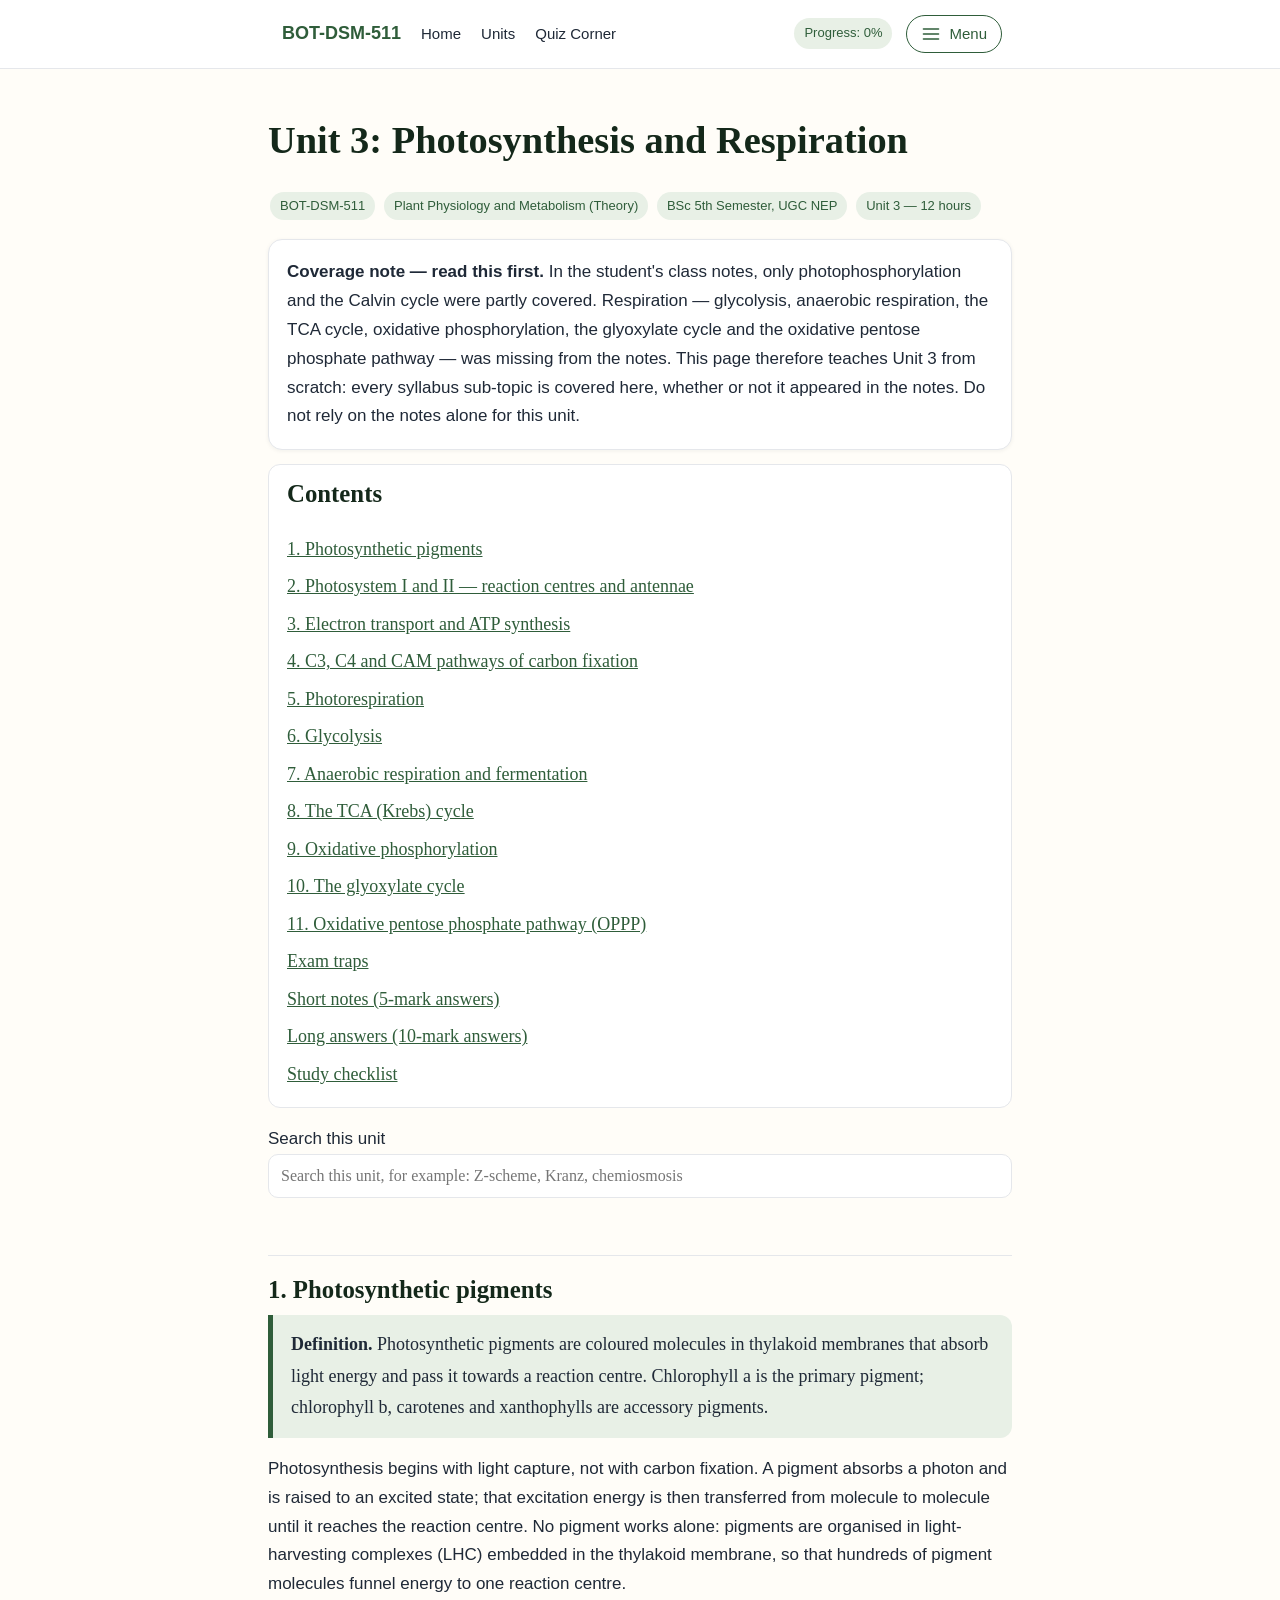
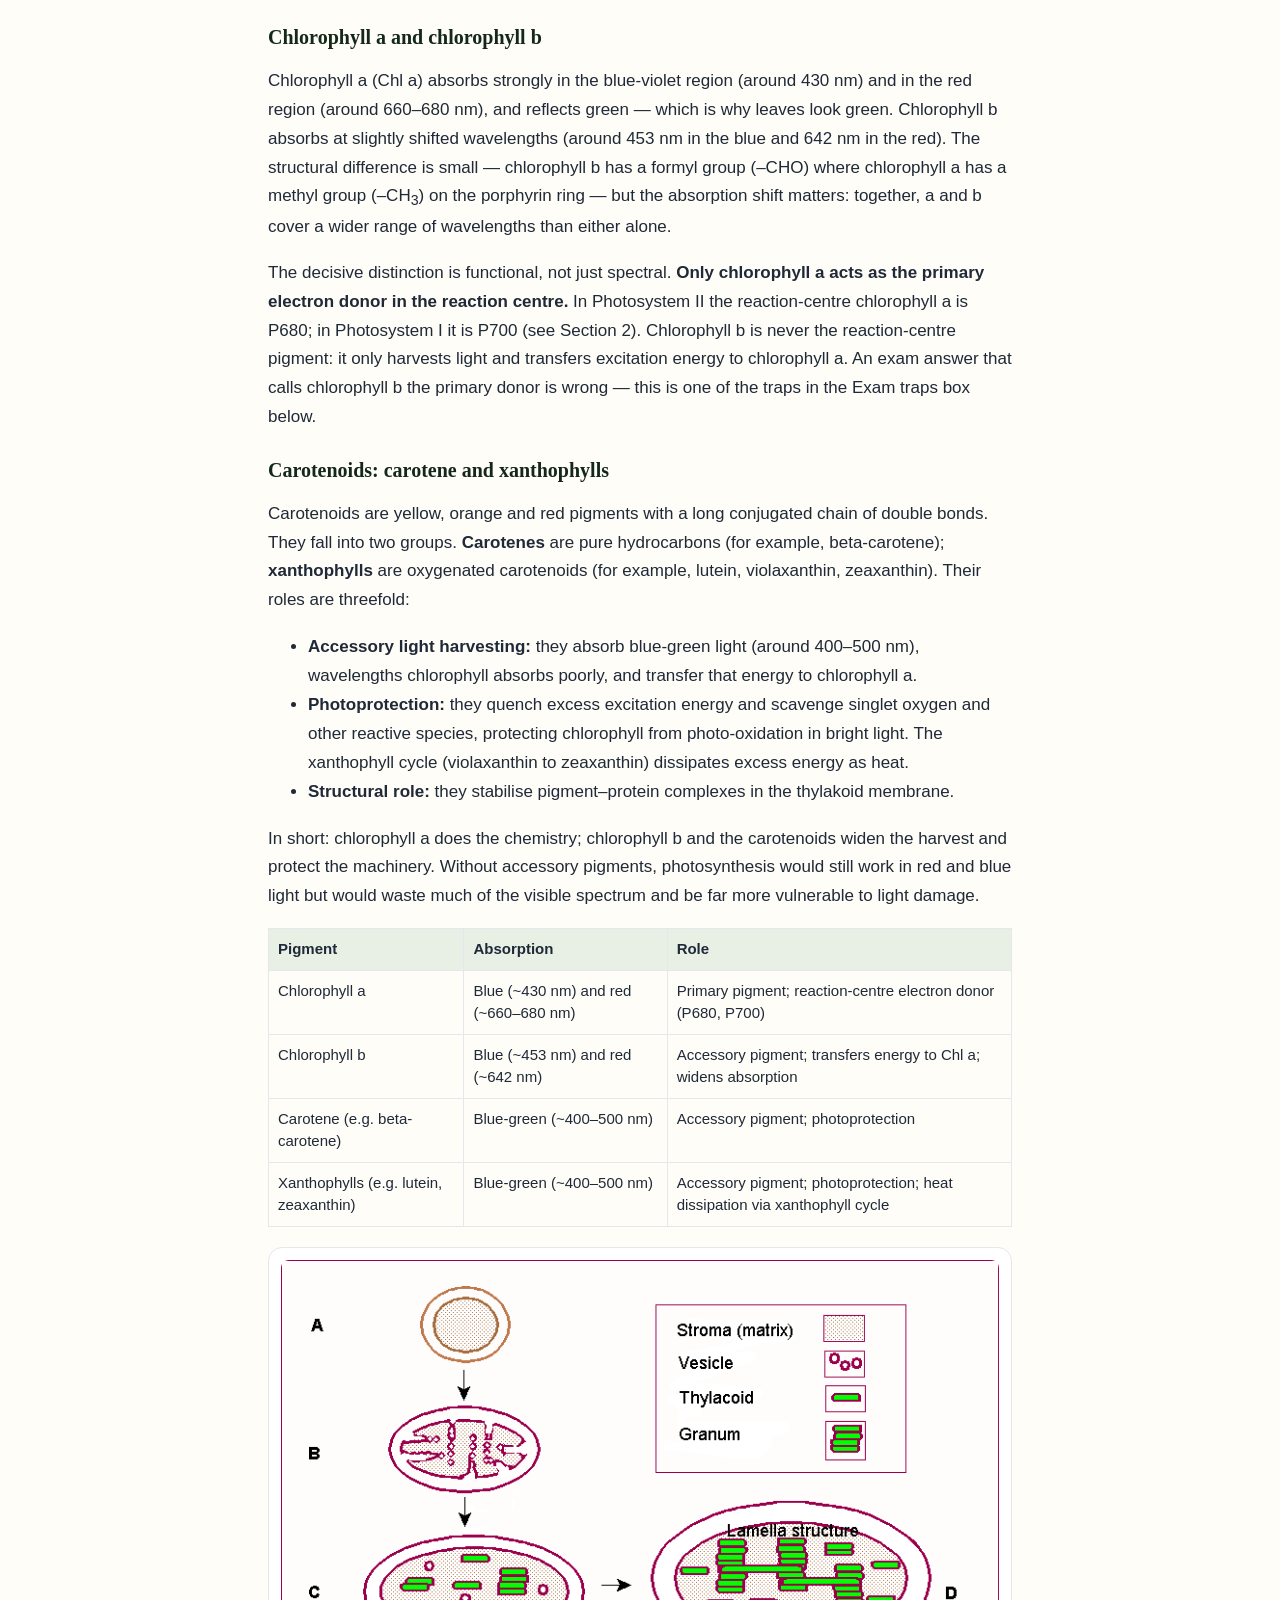
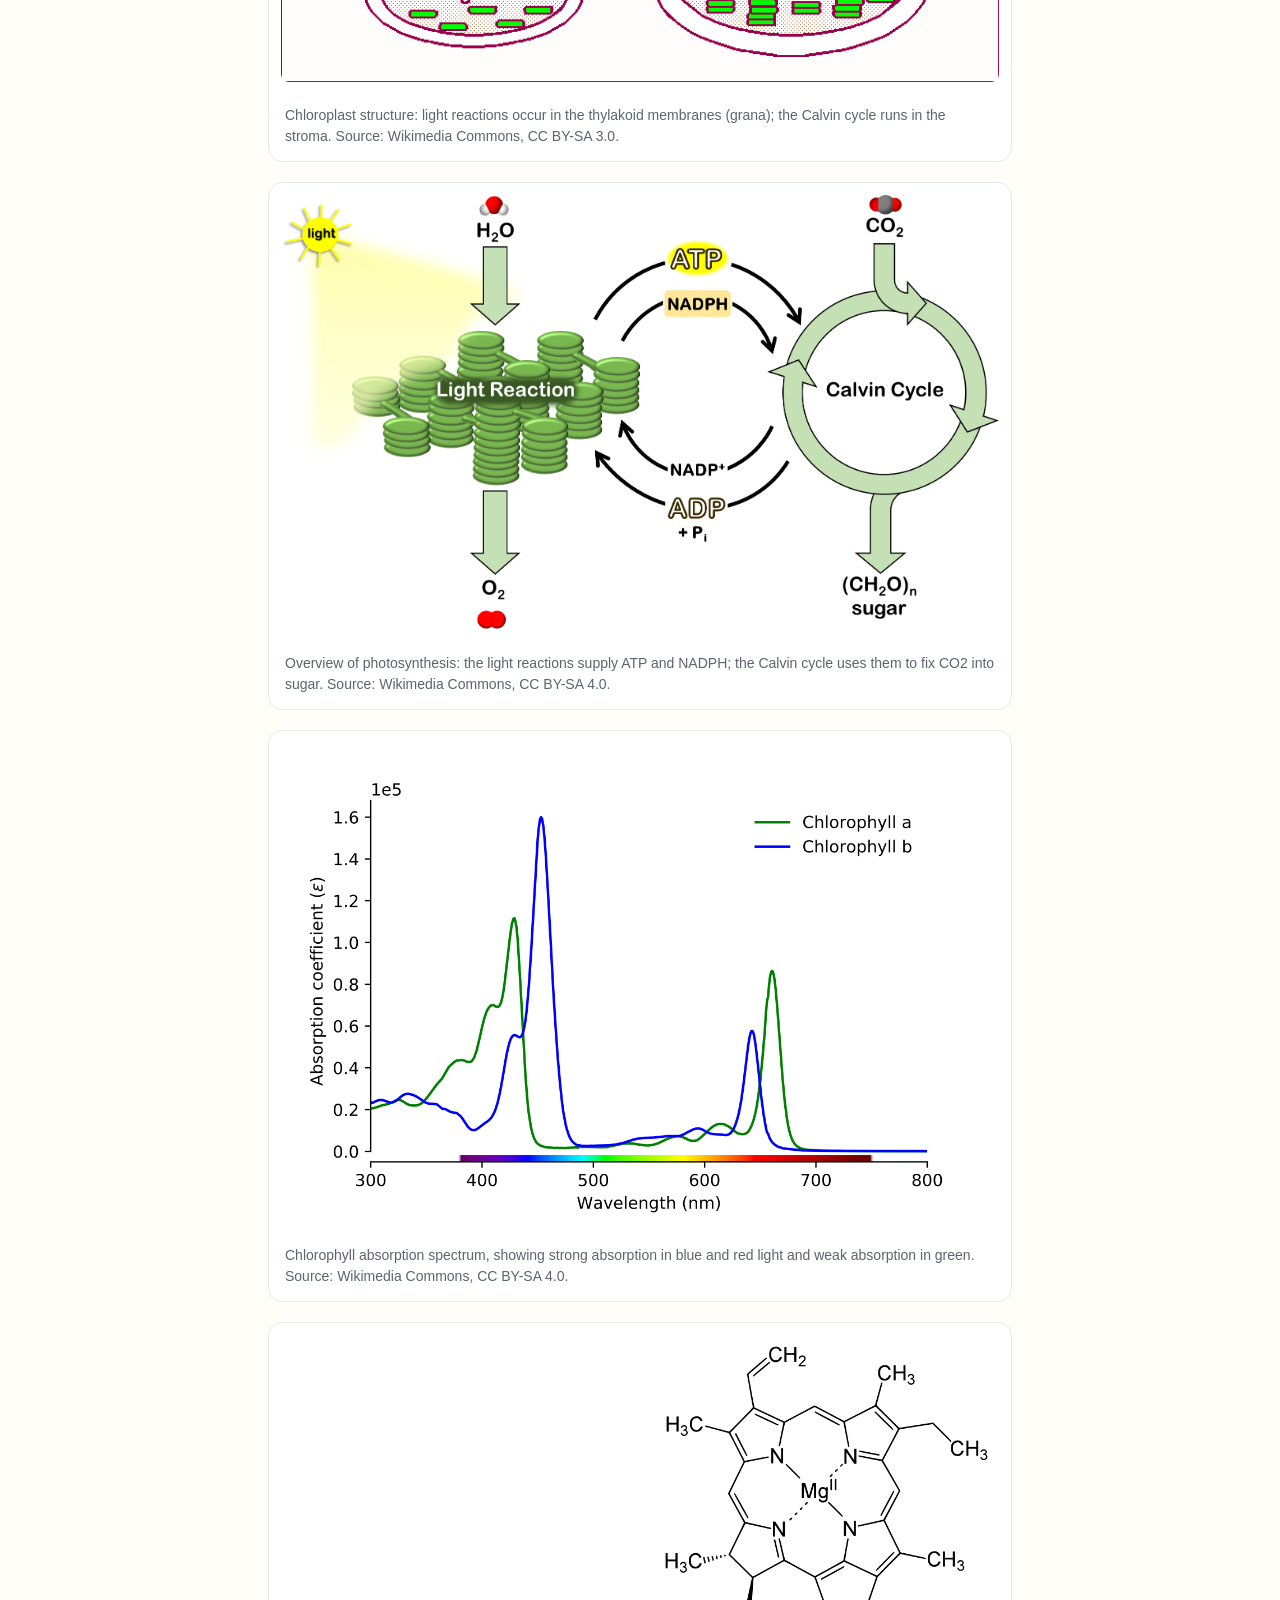
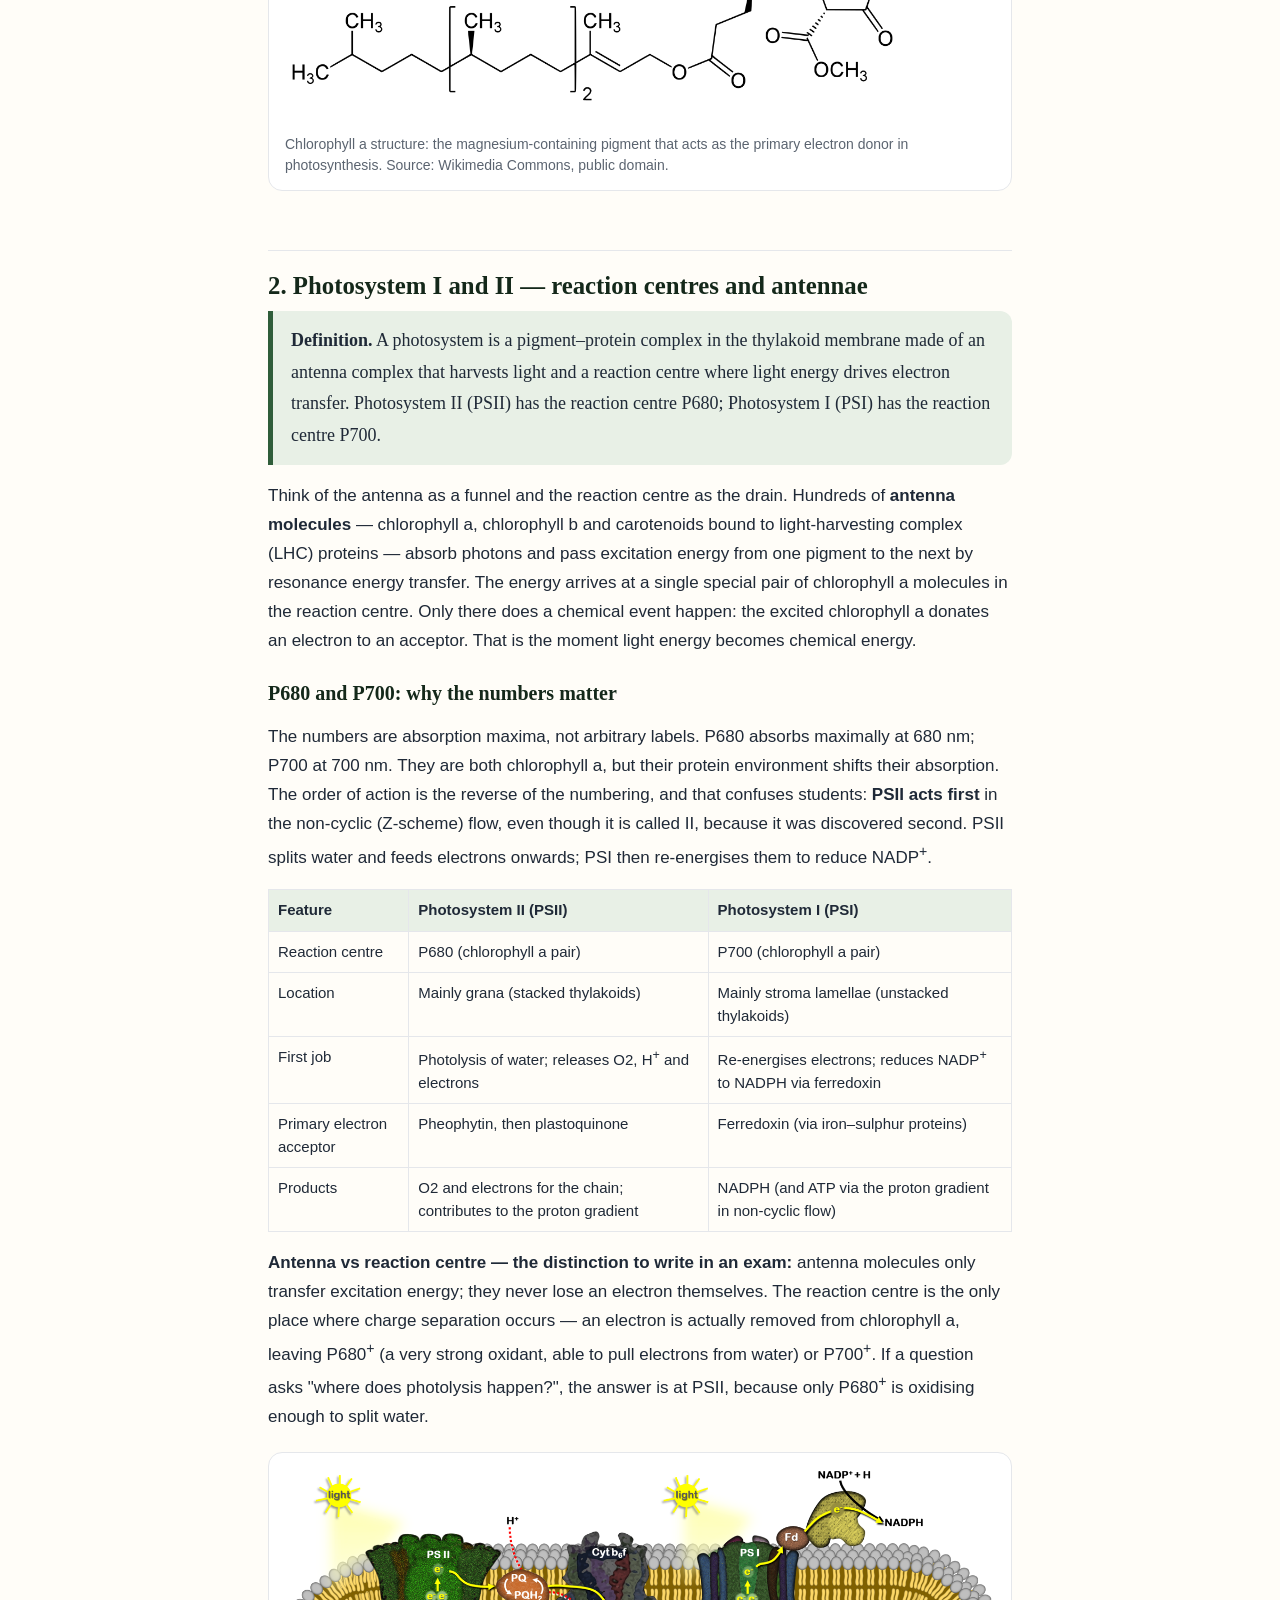
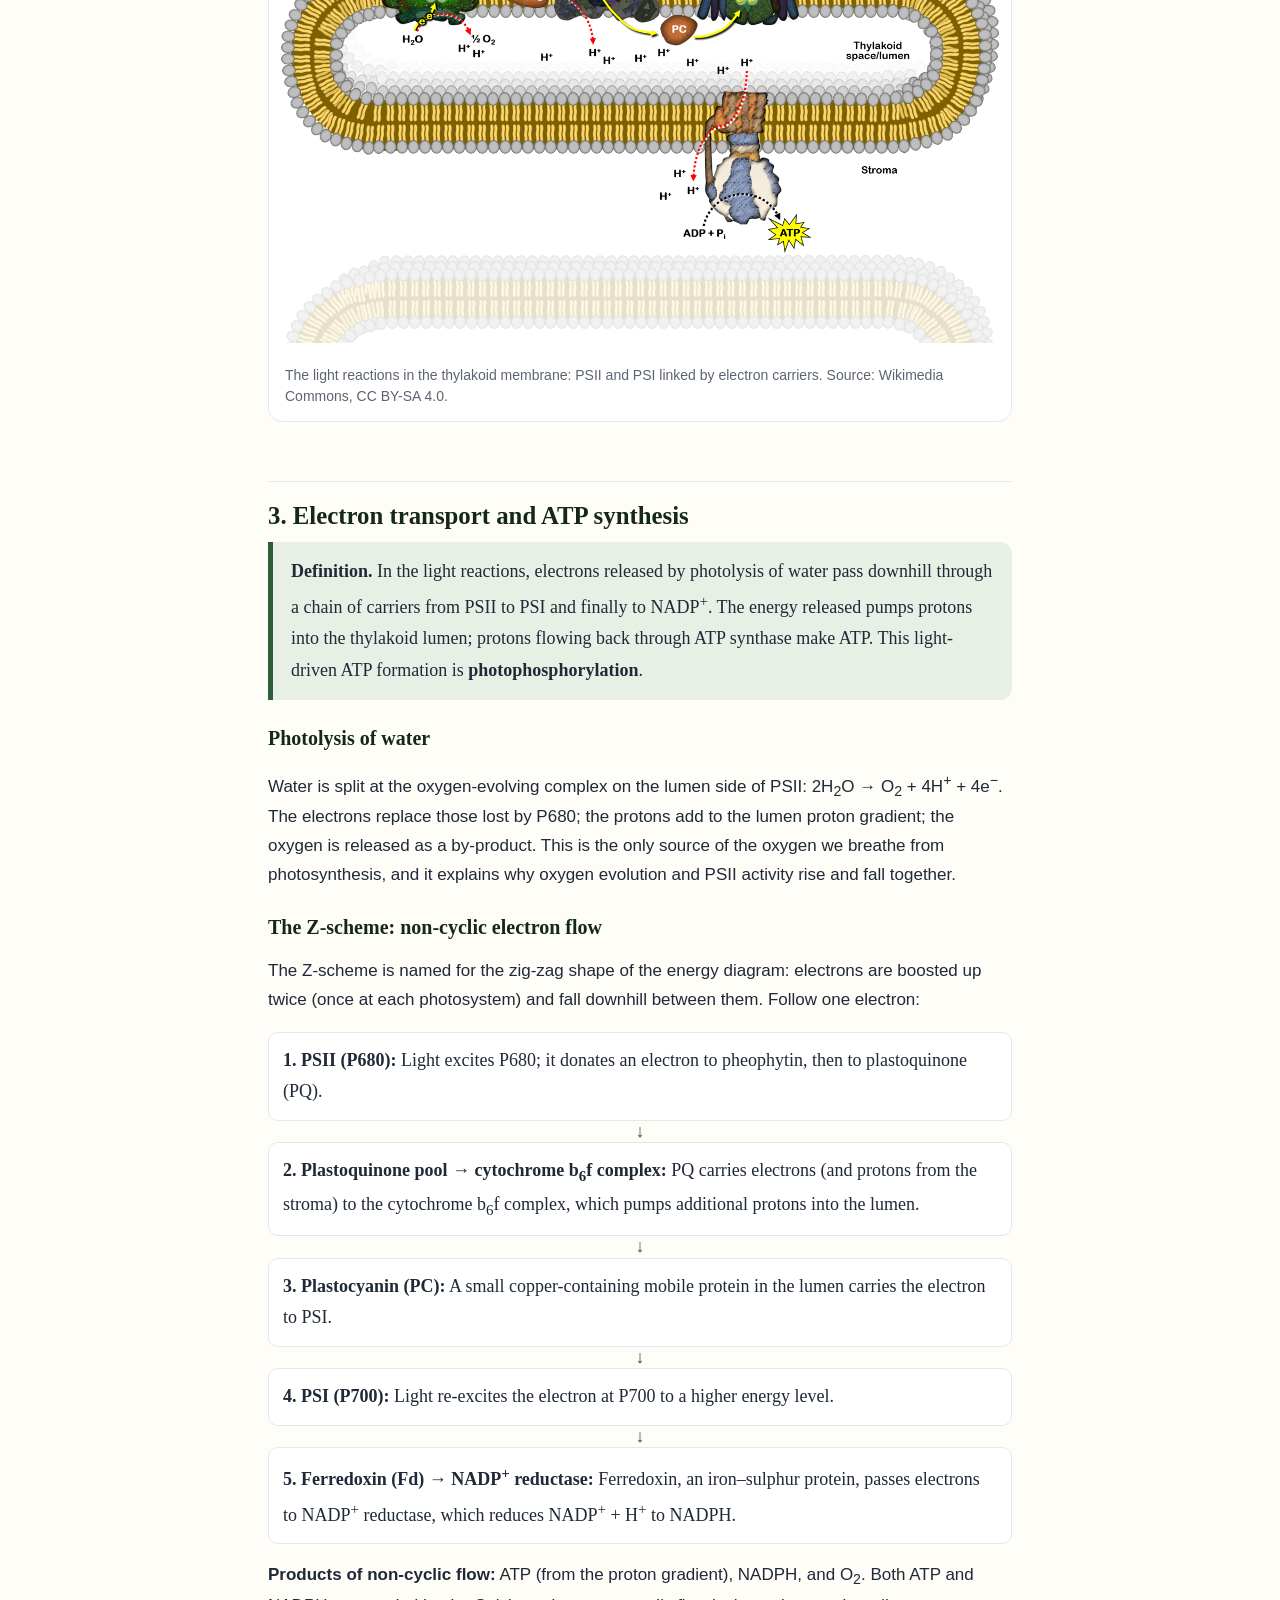
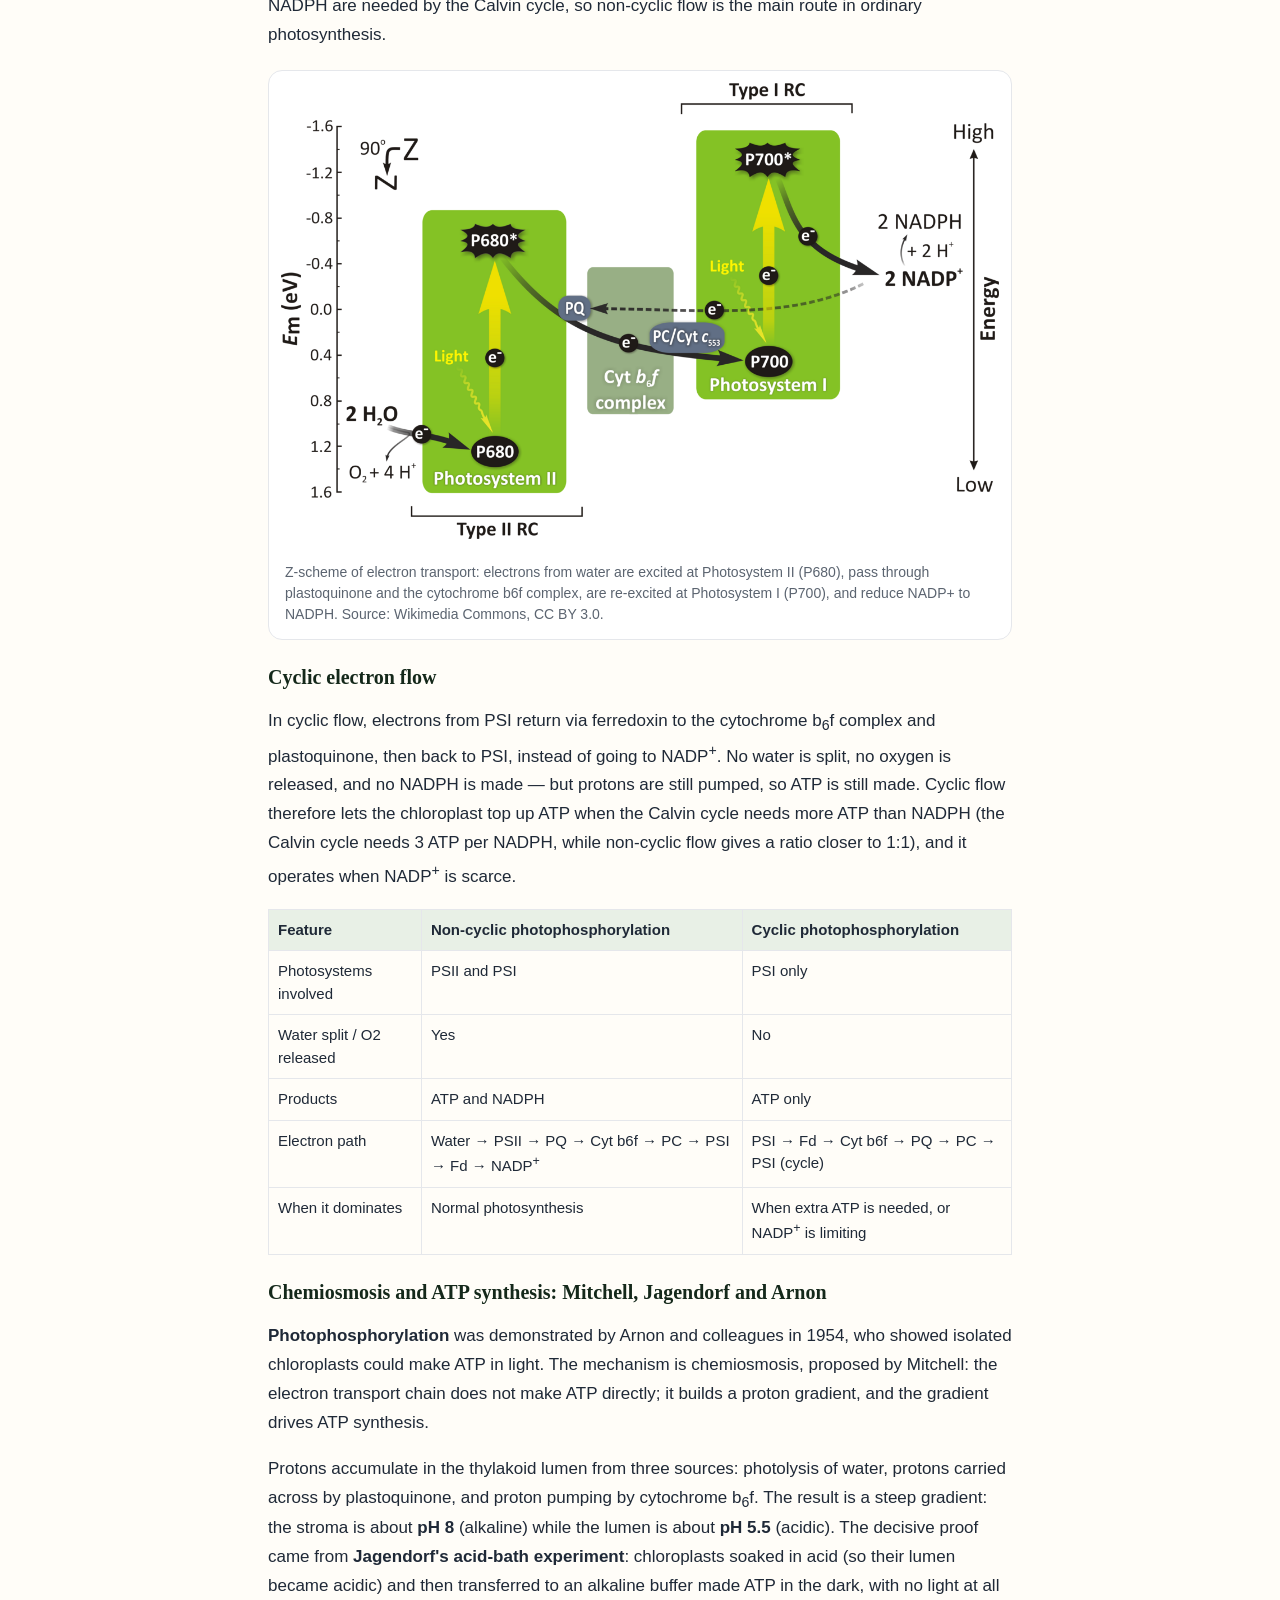
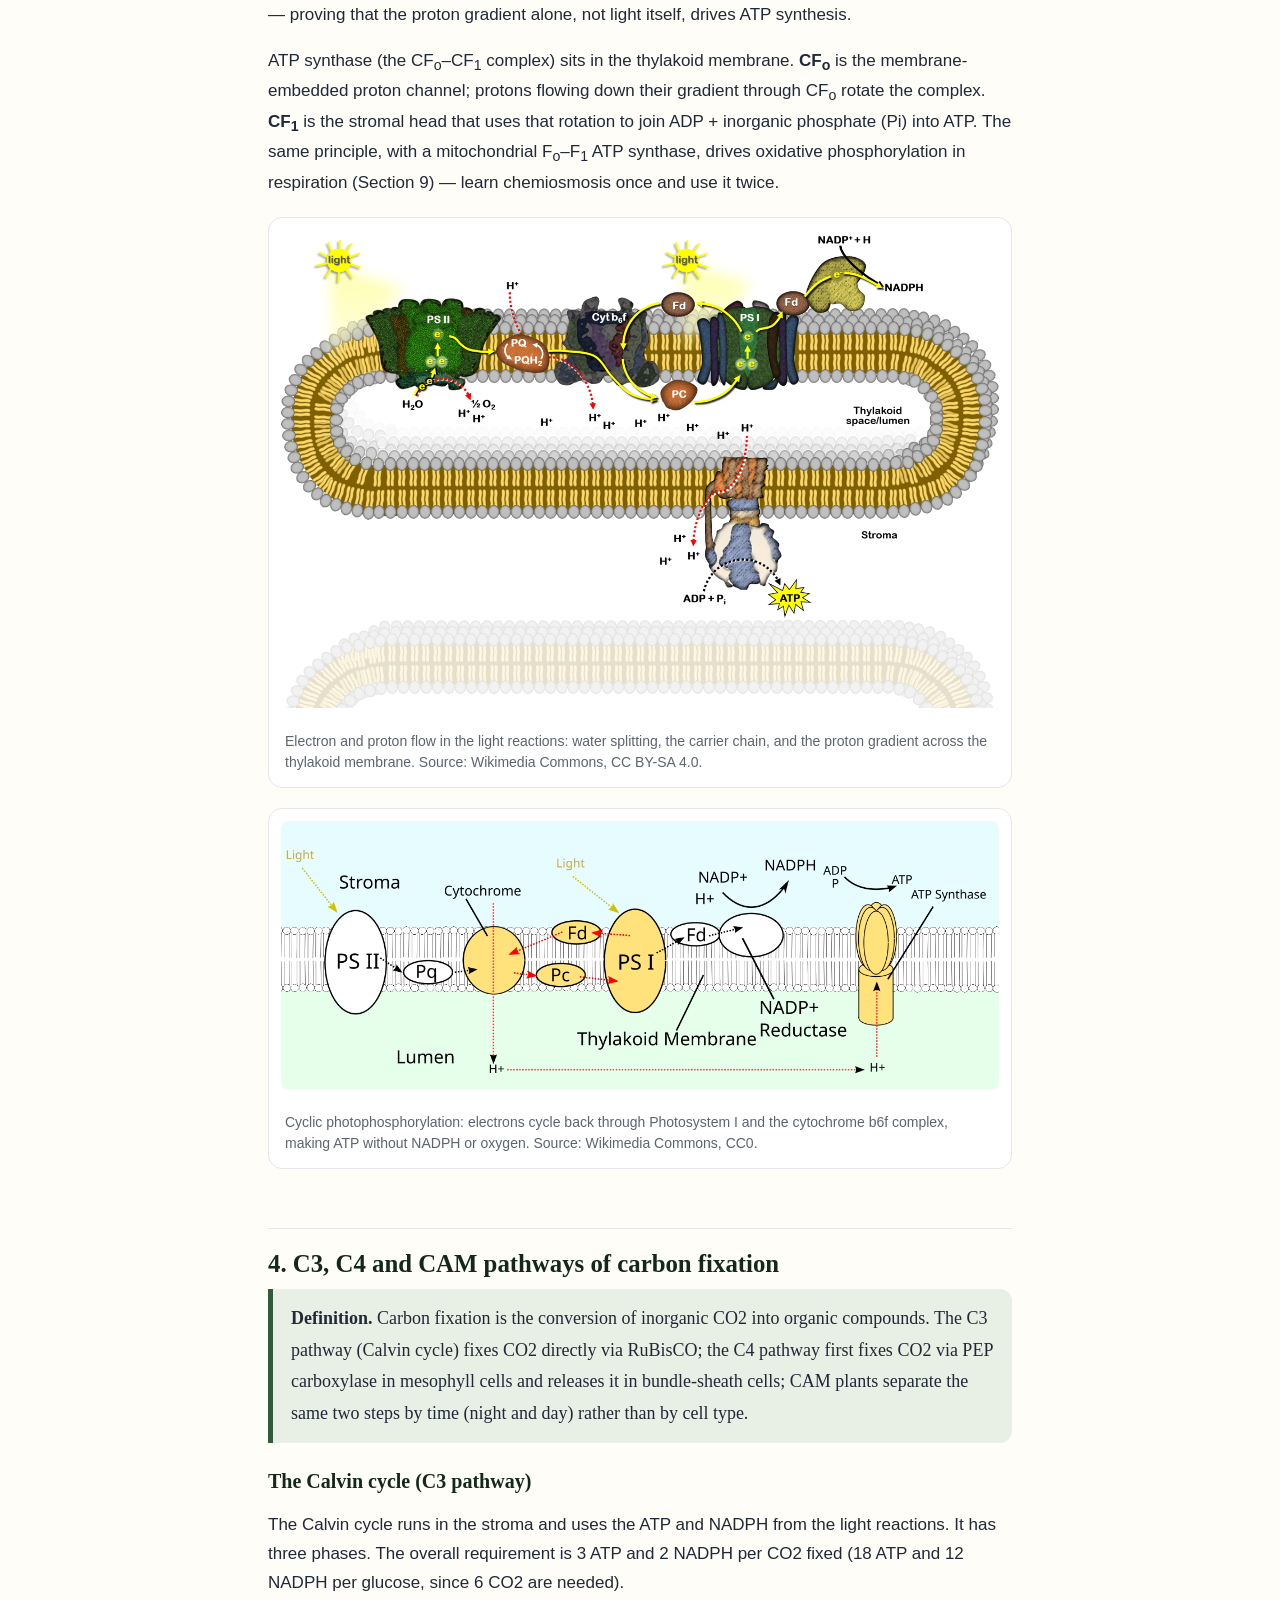
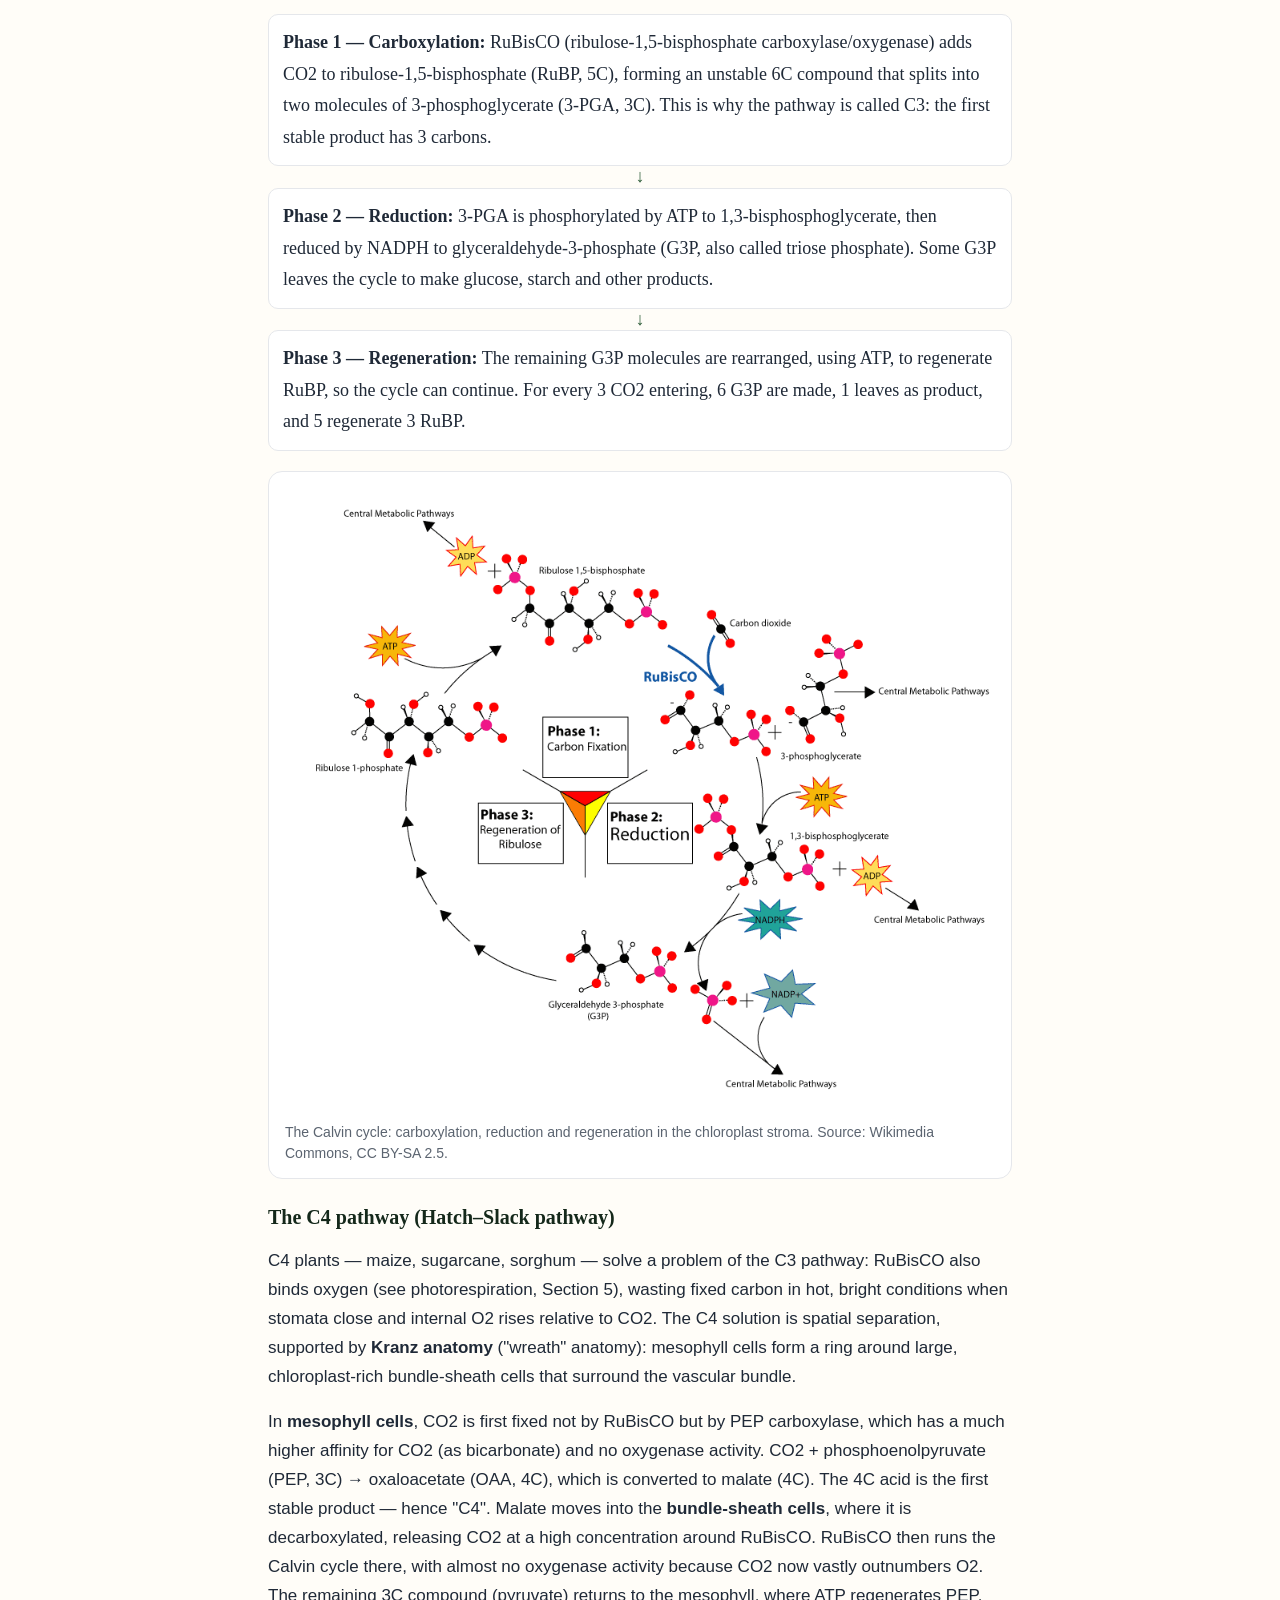
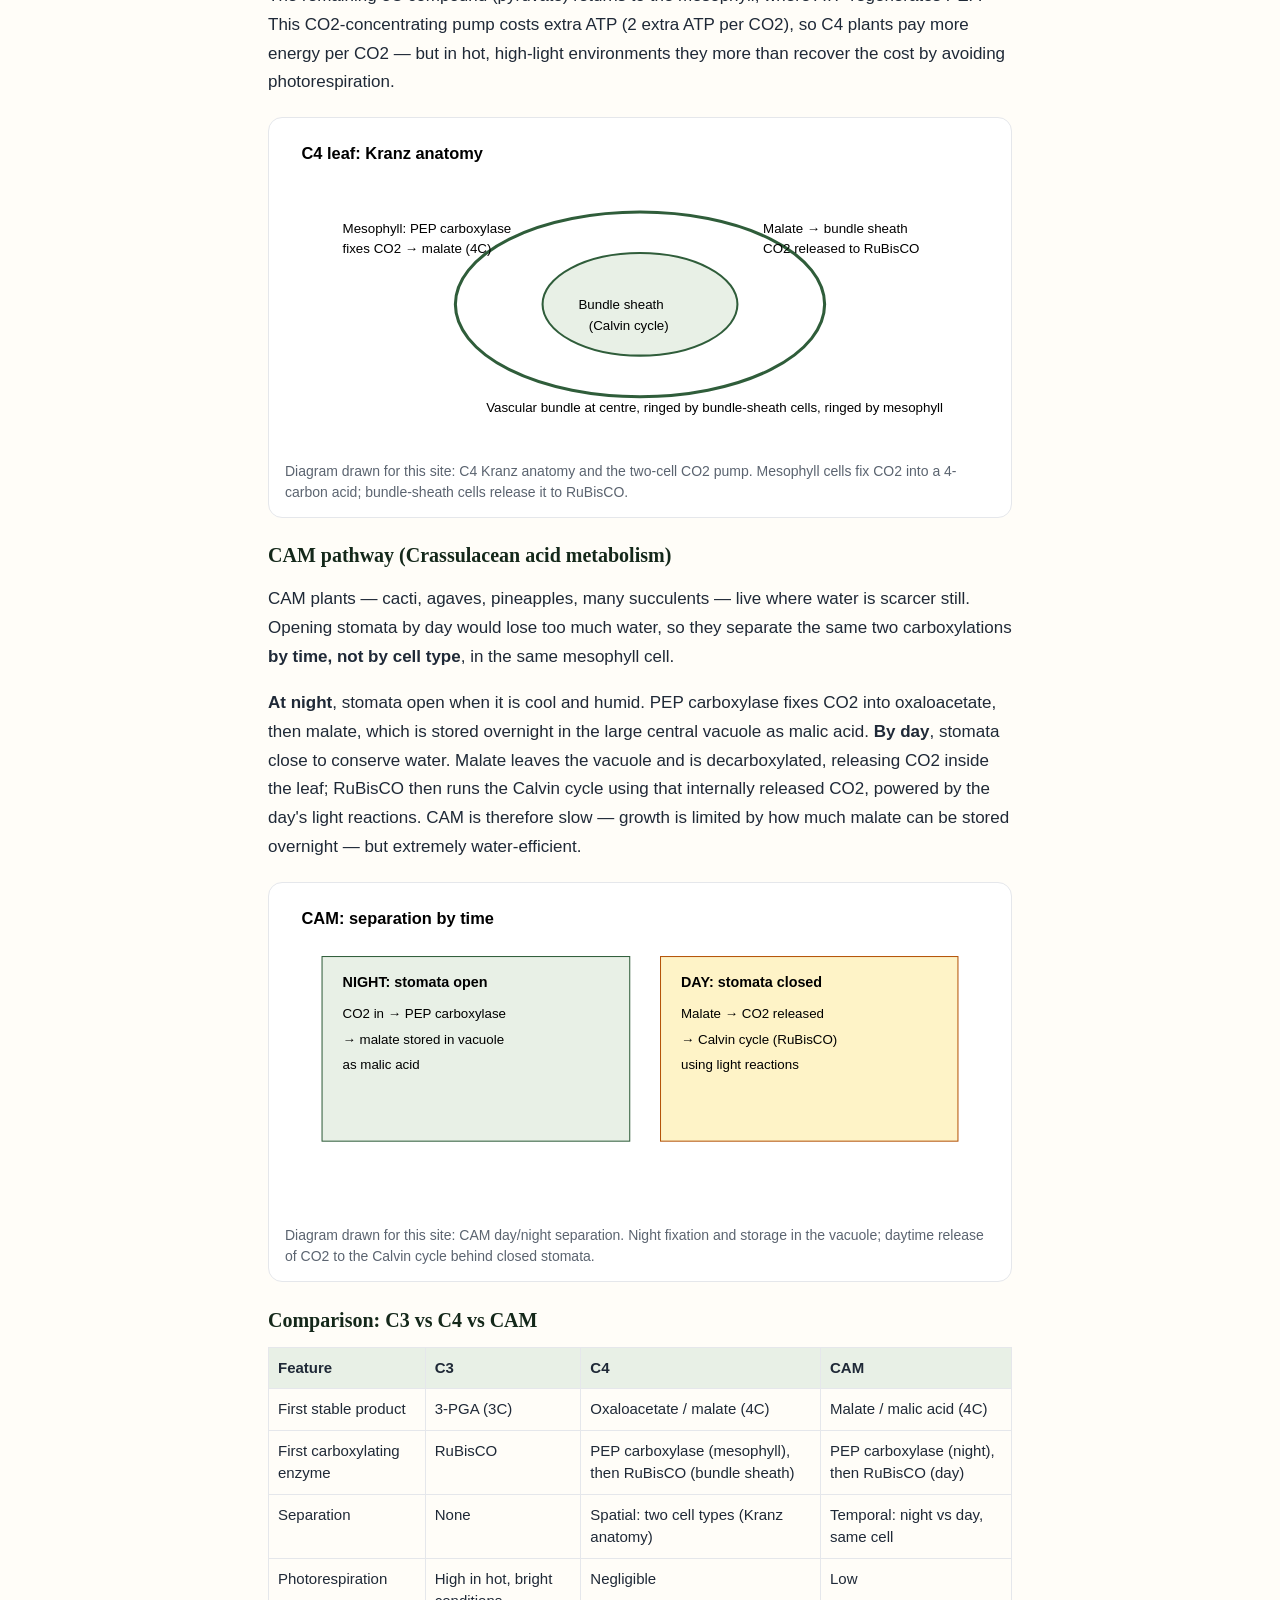
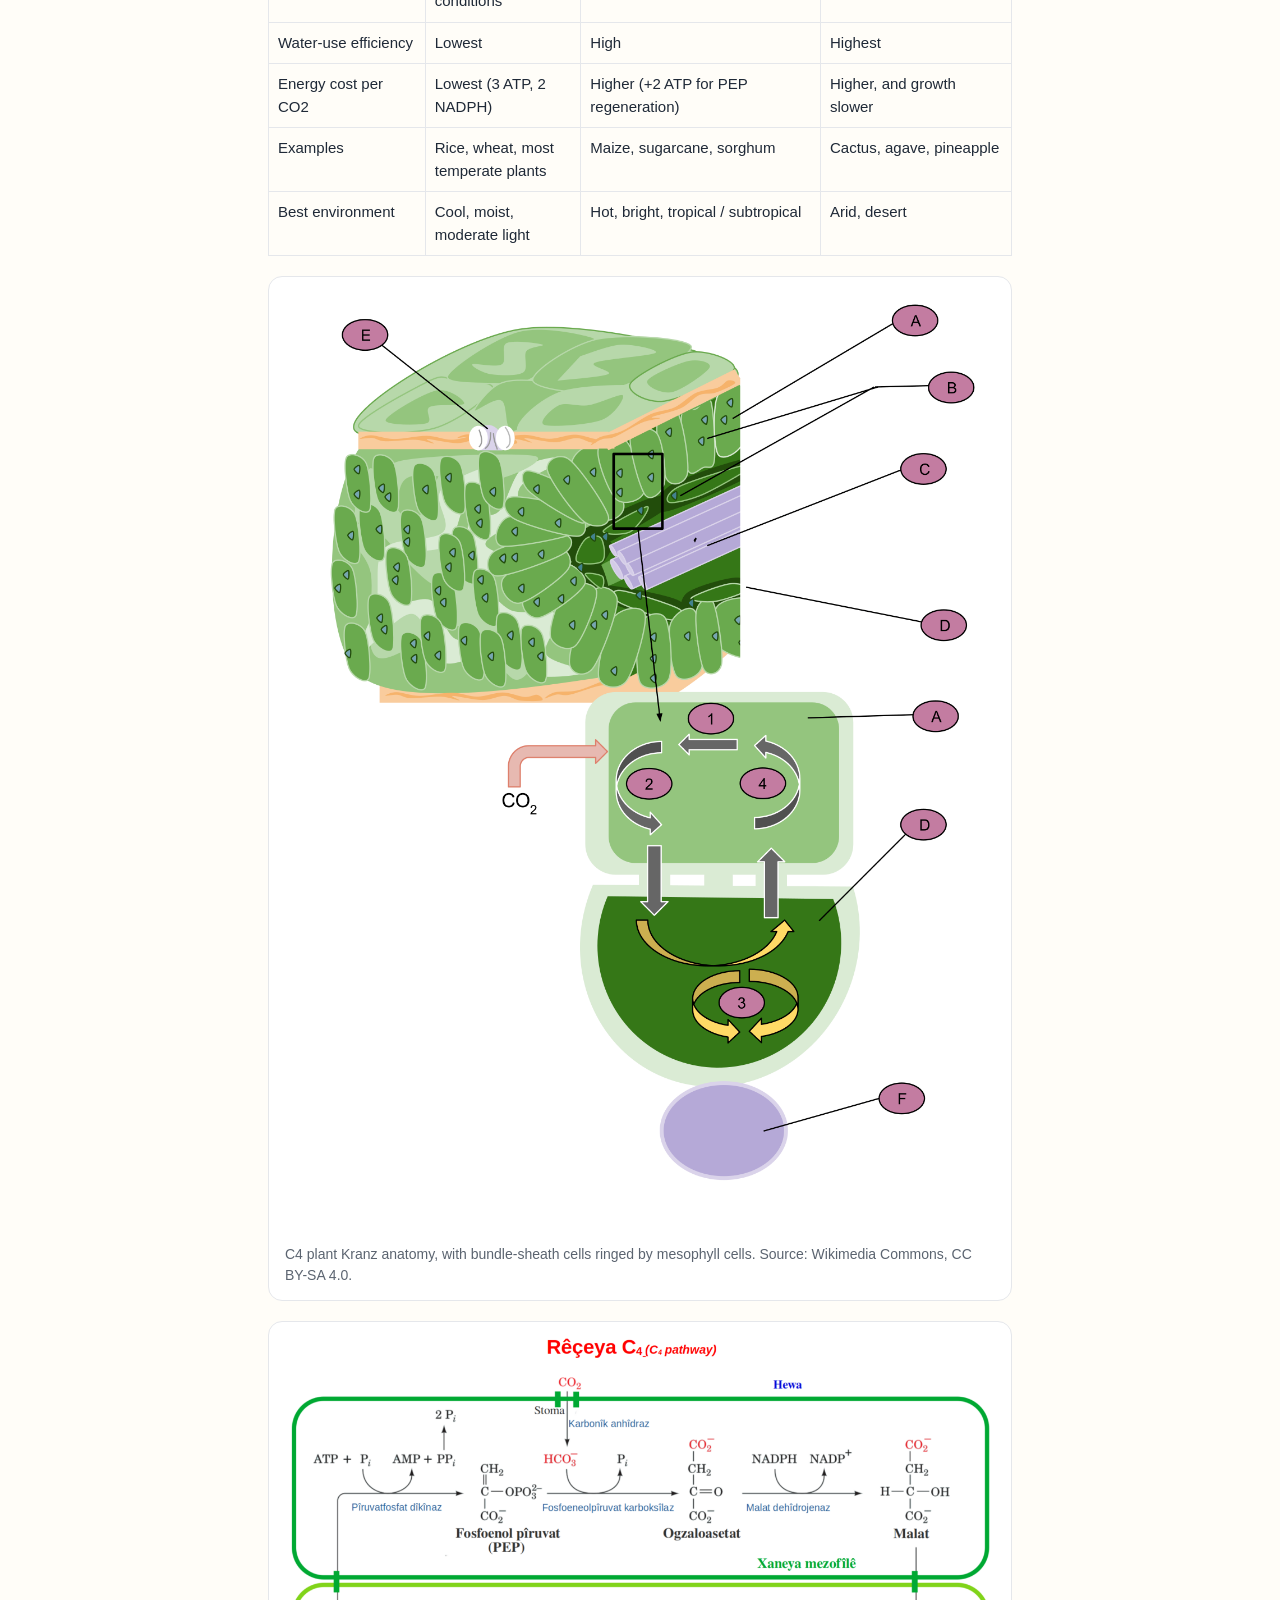
<file: bot/units/unit3.html>
<!DOCTYPE html>
<html lang="en">
<head>
<meta charset="utf-8">
<meta name="viewport" content="width=device-width, initial-scale=1">
<title>Unit 3: Photosynthesis and Respiration — BOT-DSM-511</title>
<link rel="stylesheet" href="../assets/css/style.css">
</head>
<body data-unit="units/">
<header class="site"><div class="nav"><a class="brand" href="../index.html">BOT-DSM-511</a><nav class="nav-primary" aria-label="Primary"><a href="../index.html">Home</a><a href="../syllabus.html">Units</a><a href="../quiz.html">Quiz Corner</a></nav><span class="header-progress" id="headerProgress">Progress: 0%</span><button class="menu-toggle" id="menuToggle" type="button" aria-expanded="false" aria-controls="siteMenu" aria-label="Open menu"><svg viewBox="0 0 24 24" width="20" height="20" aria-hidden="true"><path d="M3 6h18M3 12h18M3 18h18" stroke="currentColor" stroke-width="2" stroke-linecap="round" fill="none"/></svg><span>Menu</span></button><div class="site-menu" id="siteMenu" hidden><p class="menu-heading">Units</p><a href="../units/unit1.html">Unit 1 — Water relations &amp; mineral nutrition</a><a href="../units/unit2.html">Unit 2 — Translocation in phloem</a><a href="../units/unit3.html">Unit 3 — Photosynthesis &amp; respiration</a><a href="../units/unit4.html">Unit 4 — Enzymes &amp; nitrogen metabolism</a><a href="../units/unit5.html">Unit 5 — Growth regulators &amp; light/temperature</a><p class="menu-heading">Study</p><a href="../quiz.html">Quiz Corner</a><a href="../mcq.html">MCQs</a><a href="../pyq.html">Dec 2025 PYQ</a><a href="../model-papers.html">Model Papers</a><a href="../syllabus.html">Syllabus</a><a href="../credits.html">Image Credits</a></div></div></header>
<main>
<h1>Unit 3: Photosynthesis and Respiration</h1>
<p><span class="pill">BOT-DSM-511</span> <span class="pill">Plant Physiology and Metabolism (Theory)</span> <span class="pill">BSc 5th Semester, UGC NEP</span> <span class="pill">Unit 3 — 12 hours</span></p>
<p class="card"><strong>Coverage note — read this first.</strong> In the student's class notes, only photophosphorylation and the Calvin cycle were partly covered. Respiration — glycolysis, anaerobic respiration, the TCA cycle, oxidative phosphorylation, the glyoxylate cycle and the oxidative pentose phosphate pathway — was missing from the notes. This page therefore teaches Unit 3 from scratch: every syllabus sub-topic is covered here, whether or not it appeared in the notes. Do not rely on the notes alone for this unit.</p>

<nav class="toc" aria-label="Contents">
<h2 style="border:none;margin-top:0;padding-top:0">Contents</h2>
<a href="#pigments">1. Photosynthetic pigments</a>
<a href="#photosystems">2. Photosystem I and II — reaction centres and antennae</a>
<a href="#electron-transport">3. Electron transport and ATP synthesis</a>
<a href="#carbon-fixation">4. C3, C4 and CAM pathways of carbon fixation</a>
<a href="#photorespiration">5. Photorespiration</a>
<a href="#glycolysis">6. Glycolysis</a>
<a href="#anaerobic">7. Anaerobic respiration and fermentation</a>
<a href="#tca">8. The TCA (Krebs) cycle</a>
<a href="#oxidative-phosphorylation">9. Oxidative phosphorylation</a>
<a href="#glyoxylate">10. The glyoxylate cycle</a>
<a href="#oppp">11. Oxidative pentose phosphate pathway (OPPP)</a>
<a href="#traps">Exam traps</a>
<a href="#short-notes">Short notes (5-mark answers)</a>
<a href="#long-answers">Long answers (10-mark answers)</a>
<a href="#checklist">Study checklist</a>
</nav>

<p><label for="pageSearch">Search this unit</label><br>
<input class="searchbox" type="search" id="pageSearch" placeholder="Search this unit, for example: Z-scheme, Kranz, chemiosmosis"></p>

<!-- 1. PIGMENTS -->
<section class="topic" id="pigments">
<h2>1. Photosynthetic pigments</h2>
<div class="def"><strong>Definition.</strong> Photosynthetic pigments are coloured molecules in thylakoid membranes that absorb light energy and pass it towards a reaction centre. Chlorophyll a is the primary pigment; chlorophyll b, carotenes and xanthophylls are accessory pigments.</div>
<p>Photosynthesis begins with light capture, not with carbon fixation. A pigment absorbs a photon and is raised to an excited state; that excitation energy is then transferred from molecule to molecule until it reaches the reaction centre. No pigment works alone: pigments are organised in light-harvesting complexes (LHC) embedded in the thylakoid membrane, so that hundreds of pigment molecules funnel energy to one reaction centre.</p>
<h3>Chlorophyll a and chlorophyll b</h3>
<p>Chlorophyll a (Chl a) absorbs strongly in the blue-violet region (around 430 nm) and in the red region (around 660–680 nm), and reflects green — which is why leaves look green. Chlorophyll b absorbs at slightly shifted wavelengths (around 453 nm in the blue and 642 nm in the red). The structural difference is small — chlorophyll b has a formyl group (–CHO) where chlorophyll a has a methyl group (–CH<sub>3</sub>) on the porphyrin ring — but the absorption shift matters: together, a and b cover a wider range of wavelengths than either alone.</p>
<p>The decisive distinction is functional, not just spectral. <strong>Only chlorophyll a acts as the primary electron donor in the reaction centre.</strong> In Photosystem II the reaction-centre chlorophyll a is P680; in Photosystem I it is P700 (see Section 2). Chlorophyll b is never the reaction-centre pigment: it only harvests light and transfers excitation energy to chlorophyll a. An exam answer that calls chlorophyll b the primary donor is wrong — this is one of the traps in the Exam traps box below.</p>
<h3>Carotenoids: carotene and xanthophylls</h3>
<p>Carotenoids are yellow, orange and red pigments with a long conjugated chain of double bonds. They fall into two groups. <strong>Carotenes</strong> are pure hydrocarbons (for example, beta-carotene); <strong>xanthophylls</strong> are oxygenated carotenoids (for example, lutein, violaxanthin, zeaxanthin). Their roles are threefold:</p>
<ul>
<li><strong>Accessory light harvesting:</strong> they absorb blue-green light (around 400–500 nm), wavelengths chlorophyll absorbs poorly, and transfer that energy to chlorophyll a.</li>
<li><strong>Photoprotection:</strong> they quench excess excitation energy and scavenge singlet oxygen and other reactive species, protecting chlorophyll from photo-oxidation in bright light. The xanthophyll cycle (violaxanthin to zeaxanthin) dissipates excess energy as heat.</li>
<li><strong>Structural role:</strong> they stabilise pigment–protein complexes in the thylakoid membrane.</li>
</ul>
<p>In short: chlorophyll a does the chemistry; chlorophyll b and the carotenoids widen the harvest and protect the machinery. Without accessory pigments, photosynthesis would still work in red and blue light but would waste much of the visible spectrum and be far more vulnerable to light damage.</p>
<table>
<tr><th>Pigment</th><th>Absorption</th><th>Role</th></tr>
<tr><td>Chlorophyll a</td><td>Blue (~430 nm) and red (~660–680 nm)</td><td>Primary pigment; reaction-centre electron donor (P680, P700)</td></tr>
<tr><td>Chlorophyll b</td><td>Blue (~453 nm) and red (~642 nm)</td><td>Accessory pigment; transfers energy to Chl a; widens absorption</td></tr>
<tr><td>Carotene (e.g. beta-carotene)</td><td>Blue-green (~400–500 nm)</td><td>Accessory pigment; photoprotection</td></tr>
<tr><td>Xanthophylls (e.g. lutein, zeaxanthin)</td><td>Blue-green (~400–500 nm)</td><td>Accessory pigment; photoprotection; heat dissipation via xanthophyll cycle</td></tr>
</table>
<figure><img src="../assets/images/chloroplast.png" alt="Diagram of a chloroplast showing thylakoids, grana and stroma"><figcaption>Chloroplast structure: light reactions occur in the thylakoid membranes (grana); the Calvin cycle runs in the stroma. Source: Wikimedia Commons, CC BY-SA 3.0.</figcaption></figure>
<figure><img src="../assets/images/photosynthesis-overview.png" alt="Overview of photosynthesis showing light reactions and the Calvin cycle"><figcaption>Overview of photosynthesis: the light reactions supply ATP and NADPH; the Calvin cycle uses them to fix CO2 into sugar. Source: Wikimedia Commons, CC BY-SA 4.0.</figcaption></figure>

<figure><img src="../assets/images/chlorophyll-absorption.png" alt="Chlorophyll absorption spectrum, showing strong absorption in blue and red light"><figcaption>Chlorophyll absorption spectrum, showing strong absorption in blue and red light and weak absorption in green. Source: Wikimedia Commons, CC BY-SA 4.0.</figcaption></figure>
<figure><img src="../assets/images/chlorophyll-a-structure.png" alt="Chlorophyll a structure: the magnesium-containing pigment that acts as the primary electron donor in photosynthesis"><figcaption>Chlorophyll a structure: the magnesium-containing pigment that acts as the primary electron donor in photosynthesis. Source: Wikimedia Commons, public domain.</figcaption></figure></section>

<!-- 2. PHOTOSYSTEMS -->
<section class="topic" id="photosystems">
<h2>2. Photosystem I and II — reaction centres and antennae</h2>
<div class="def"><strong>Definition.</strong> A photosystem is a pigment–protein complex in the thylakoid membrane made of an antenna complex that harvests light and a reaction centre where light energy drives electron transfer. Photosystem II (PSII) has the reaction centre P680; Photosystem I (PSI) has the reaction centre P700.</div>
<p>Think of the antenna as a funnel and the reaction centre as the drain. Hundreds of <strong>antenna molecules</strong> — chlorophyll a, chlorophyll b and carotenoids bound to light-harvesting complex (LHC) proteins — absorb photons and pass excitation energy from one pigment to the next by resonance energy transfer. The energy arrives at a single special pair of chlorophyll a molecules in the reaction centre. Only there does a chemical event happen: the excited chlorophyll a donates an electron to an acceptor. That is the moment light energy becomes chemical energy.</p>
<h3>P680 and P700: why the numbers matter</h3>
<p>The numbers are absorption maxima, not arbitrary labels. P680 absorbs maximally at 680 nm; P700 at 700 nm. They are both chlorophyll a, but their protein environment shifts their absorption. The order of action is the reverse of the numbering, and that confuses students: <strong>PSII acts first</strong> in the non-cyclic (Z-scheme) flow, even though it is called II, because it was discovered second. PSII splits water and feeds electrons onwards; PSI then re-energises them to reduce NADP<sup>+</sup>.</p>
<table>
<tr><th>Feature</th><th>Photosystem II (PSII)</th><th>Photosystem I (PSI)</th></tr>
<tr><td>Reaction centre</td><td>P680 (chlorophyll a pair)</td><td>P700 (chlorophyll a pair)</td></tr>
<tr><td>Location</td><td>Mainly grana (stacked thylakoids)</td><td>Mainly stroma lamellae (unstacked thylakoids)</td></tr>
<tr><td>First job</td><td>Photolysis of water; releases O2, H<sup>+</sup> and electrons</td><td>Re-energises electrons; reduces NADP<sup>+</sup> to NADPH via ferredoxin</td></tr>
<tr><td>Primary electron acceptor</td><td>Pheophytin, then plastoquinone</td><td>Ferredoxin (via iron–sulphur proteins)</td></tr>
<tr><td>Products</td><td>O2 and electrons for the chain; contributes to the proton gradient</td><td>NADPH (and ATP via the proton gradient in non-cyclic flow)</td></tr>
</table>
<p><strong>Antenna vs reaction centre — the distinction to write in an exam:</strong> antenna molecules only transfer excitation energy; they never lose an electron themselves. The reaction centre is the only place where charge separation occurs — an electron is actually removed from chlorophyll a, leaving P680<sup>+</sup> (a very strong oxidant, able to pull electrons from water) or P700<sup>+</sup>. If a question asks "where does photolysis happen?", the answer is at PSII, because only P680<sup>+</sup> is oxidising enough to split water.</p>
<figure><img src="../assets/images/light-reaction.png" alt="Diagram of the light reactions in the thylakoid membrane"><figcaption>The light reactions in the thylakoid membrane: PSII and PSI linked by electron carriers. Source: Wikimedia Commons, CC BY-SA 4.0.</figcaption></figure>
</section>

<!-- 3. ELECTRON TRANSPORT AND ATP SYNTHESIS -->
<section class="topic" id="electron-transport">
<h2>3. Electron transport and ATP synthesis</h2>
<div class="def"><strong>Definition.</strong> In the light reactions, electrons released by photolysis of water pass downhill through a chain of carriers from PSII to PSI and finally to NADP<sup>+</sup>. The energy released pumps protons into the thylakoid lumen; protons flowing back through ATP synthase make ATP. This light-driven ATP formation is <strong>photophosphorylation</strong>.</div>
<h3>Photolysis of water</h3>
<p>Water is split at the oxygen-evolving complex on the lumen side of PSII: 2H<sub>2</sub>O → O<sub>2</sub> + 4H<sup>+</sup> + 4e<sup>−</sup>. The electrons replace those lost by P680; the protons add to the lumen proton gradient; the oxygen is released as a by-product. This is the only source of the oxygen we breathe from photosynthesis, and it explains why oxygen evolution and PSII activity rise and fall together.</p>
<h3>The Z-scheme: non-cyclic electron flow</h3>
<p>The Z-scheme is named for the zig-zag shape of the energy diagram: electrons are boosted up twice (once at each photosystem) and fall downhill between them. Follow one electron:</p>
<div class="flow">
<div class="flow-step"><strong>1. PSII (P680):</strong> Light excites P680; it donates an electron to pheophytin, then to plastoquinone (PQ).</div>
<div class="flow-arrow">↓</div>
<div class="flow-step"><strong>2. Plastoquinone pool → cytochrome b<sub>6</sub>f complex:</strong> PQ carries electrons (and protons from the stroma) to the cytochrome b<sub>6</sub>f complex, which pumps additional protons into the lumen.</div>
<div class="flow-arrow">↓</div>
<div class="flow-step"><strong>3. Plastocyanin (PC):</strong> A small copper-containing mobile protein in the lumen carries the electron to PSI.</div>
<div class="flow-arrow">↓</div>
<div class="flow-step"><strong>4. PSI (P700):</strong> Light re-excites the electron at P700 to a higher energy level.</div>
<div class="flow-arrow">↓</div>
<div class="flow-step"><strong>5. Ferredoxin (Fd) → NADP<sup>+</sup> reductase:</strong> Ferredoxin, an iron–sulphur protein, passes electrons to NADP<sup>+</sup> reductase, which reduces NADP<sup>+</sup> + H<sup>+</sup> to NADPH.</div>
</div>
<p><strong>Products of non-cyclic flow:</strong> ATP (from the proton gradient), NADPH, and O<sub>2</sub>. Both ATP and NADPH are needed by the Calvin cycle, so non-cyclic flow is the main route in ordinary photosynthesis.</p>
<figure><img src="../assets/images/z-scheme-fpls.png" alt="Z-scheme of electron transport: electrons from water are excited at Photosystem II (P680), pass through plastoquinone and the cytochrome b6f complex, are re-excited at Photosystem I (P700), and reduce NADP+ to NADPH"><figcaption>Z-scheme of electron transport: electrons from water are excited at Photosystem II (P680), pass through plastoquinone and the cytochrome b6f complex, are re-excited at Photosystem I (P700), and reduce NADP+ to NADPH. Source: Wikimedia Commons, CC BY 3.0.</figcaption></figure>
<h3>Cyclic electron flow</h3>
<p>In cyclic flow, electrons from PSI return via ferredoxin to the cytochrome b<sub>6</sub>f complex and plastoquinone, then back to PSI, instead of going to NADP<sup>+</sup>. No water is split, no oxygen is released, and no NADPH is made — but protons are still pumped, so ATP is still made. Cyclic flow therefore lets the chloroplast top up ATP when the Calvin cycle needs more ATP than NADPH (the Calvin cycle needs 3 ATP per NADPH, while non-cyclic flow gives a ratio closer to 1:1), and it operates when NADP<sup>+</sup> is scarce.</p>
<table>
<tr><th>Feature</th><th>Non-cyclic photophosphorylation</th><th>Cyclic photophosphorylation</th></tr>
<tr><td>Photosystems involved</td><td>PSII and PSI</td><td>PSI only</td></tr>
<tr><td>Water split / O2 released</td><td>Yes</td><td>No</td></tr>
<tr><td>Products</td><td>ATP and NADPH</td><td>ATP only</td></tr>
<tr><td>Electron path</td><td>Water → PSII → PQ → Cyt b6f → PC → PSI → Fd → NADP<sup>+</sup></td><td>PSI → Fd → Cyt b6f → PQ → PC → PSI (cycle)</td></tr>
<tr><td>When it dominates</td><td>Normal photosynthesis</td><td>When extra ATP is needed, or NADP<sup>+</sup> is limiting</td></tr>
</table>
<h3>Chemiosmosis and ATP synthesis: Mitchell, Jagendorf and Arnon</h3>
<p><strong>Photophosphorylation</strong> was demonstrated by Arnon and colleagues in 1954, who showed isolated chloroplasts could make ATP in light. The mechanism is chemiosmosis, proposed by Mitchell: the electron transport chain does not make ATP directly; it builds a proton gradient, and the gradient drives ATP synthesis.</p>
<p>Protons accumulate in the thylakoid lumen from three sources: photolysis of water, protons carried across by plastoquinone, and proton pumping by cytochrome b<sub>6</sub>f. The result is a steep gradient: the stroma is about <strong>pH 8</strong> (alkaline) while the lumen is about <strong>pH 5.5</strong> (acidic). The decisive proof came from <strong>Jagendorf's acid-bath experiment</strong>: chloroplasts soaked in acid (so their lumen became acidic) and then transferred to an alkaline buffer made ATP in the dark, with no light at all — proving that the proton gradient alone, not light itself, drives ATP synthesis.</p>
<p>ATP synthase (the CF<sub>o</sub>–CF<sub>1</sub> complex) sits in the thylakoid membrane. <strong>CF<sub>o</sub></strong> is the membrane-embedded proton channel; protons flowing down their gradient through CF<sub>o</sub> rotate the complex. <strong>CF<sub>1</sub></strong> is the stromal head that uses that rotation to join ADP + inorganic phosphate (Pi) into ATP. The same principle, with a mitochondrial F<sub>o</sub>–F<sub>1</sub> ATP synthase, drives oxidative phosphorylation in respiration (Section 9) — learn chemiosmosis once and use it twice.</p>
<figure><img src="../assets/images/light-reaction-flow.png" alt="Flow of electrons and protons in the light reactions"><figcaption>Electron and proton flow in the light reactions: water splitting, the carrier chain, and the proton gradient across the thylakoid membrane. Source: Wikimedia Commons, CC BY-SA 4.0.</figcaption></figure>
<figure><img src="../assets/images/cyclic-photophosphorylation.png" alt="Cyclic photophosphorylation: electrons cycle back through Photosystem I and the cytochrome b6f complex, making ATP without NADPH or oxygen"><figcaption>Cyclic photophosphorylation: electrons cycle back through Photosystem I and the cytochrome b6f complex, making ATP without NADPH or oxygen. Source: Wikimedia Commons, CC0.</figcaption></figure></section>

<!-- 4. CARBON FIXATION -->
<section class="topic" id="carbon-fixation">
<h2>4. C3, C4 and CAM pathways of carbon fixation</h2>
<div class="def"><strong>Definition.</strong> Carbon fixation is the conversion of inorganic CO2 into organic compounds. The C3 pathway (Calvin cycle) fixes CO2 directly via RuBisCO; the C4 pathway first fixes CO2 via PEP carboxylase in mesophyll cells and releases it in bundle-sheath cells; CAM plants separate the same two steps by time (night and day) rather than by cell type.</div>
<h3>The Calvin cycle (C3 pathway)</h3>
<p>The Calvin cycle runs in the stroma and uses the ATP and NADPH from the light reactions. It has three phases. The overall requirement is 3 ATP and 2 NADPH per CO2 fixed (18 ATP and 12 NADPH per glucose, since 6 CO2 are needed).</p>
<div class="flow">
<div class="flow-step"><strong>Phase 1 — Carboxylation:</strong> RuBisCO (ribulose-1,5-bisphosphate carboxylase/oxygenase) adds CO2 to ribulose-1,5-bisphosphate (RuBP, 5C), forming an unstable 6C compound that splits into two molecules of 3-phosphoglycerate (3-PGA, 3C). This is why the pathway is called C3: the first stable product has 3 carbons.</div>
<div class="flow-arrow">↓</div>
<div class="flow-step"><strong>Phase 2 — Reduction:</strong> 3-PGA is phosphorylated by ATP to 1,3-bisphosphoglycerate, then reduced by NADPH to glyceraldehyde-3-phosphate (G3P, also called triose phosphate). Some G3P leaves the cycle to make glucose, starch and other products.</div>
<div class="flow-arrow">↓</div>
<div class="flow-step"><strong>Phase 3 — Regeneration:</strong> The remaining G3P molecules are rearranged, using ATP, to regenerate RuBP, so the cycle can continue. For every 3 CO2 entering, 6 G3P are made, 1 leaves as product, and 5 regenerate 3 RuBP.</div>
</div>
<figure><img src="../assets/images/calvin-cycle.png" alt="Diagram of the Calvin cycle"><figcaption>The Calvin cycle: carboxylation, reduction and regeneration in the chloroplast stroma. Source: Wikimedia Commons, CC BY-SA 2.5.</figcaption></figure>
<h3>The C4 pathway (Hatch–Slack pathway)</h3>
<p>C4 plants — maize, sugarcane, sorghum — solve a problem of the C3 pathway: RuBisCO also binds oxygen (see photorespiration, Section 5), wasting fixed carbon in hot, bright conditions when stomata close and internal O2 rises relative to CO2. The C4 solution is spatial separation, supported by <strong>Kranz anatomy</strong> ("wreath" anatomy): mesophyll cells form a ring around large, chloroplast-rich bundle-sheath cells that surround the vascular bundle.</p>
<p>In <strong>mesophyll cells</strong>, CO2 is first fixed not by RuBisCO but by PEP carboxylase, which has a much higher affinity for CO2 (as bicarbonate) and no oxygenase activity. CO2 + phosphoenolpyruvate (PEP, 3C) → oxaloacetate (OAA, 4C), which is converted to malate (4C). The 4C acid is the first stable product — hence "C4". Malate moves into the <strong>bundle-sheath cells</strong>, where it is decarboxylated, releasing CO2 at a high concentration around RuBisCO. RuBisCO then runs the Calvin cycle there, with almost no oxygenase activity because CO2 now vastly outnumbers O2. The remaining 3C compound (pyruvate) returns to the mesophyll, where ATP regenerates PEP. This CO2-concentrating pump costs extra ATP (2 extra ATP per CO2), so C4 plants pay more energy per CO2 — but in hot, high-light environments they more than recover the cost by avoiding photorespiration.</p>
<figure><svg viewBox="0 0 700 300" role="img" aria-label="C4 leaf anatomy diagram" xmlns="http://www.w3.org/2000/svg"><rect width="700" height="300" fill="#ffffff"/><text x="20" y="28" font-family="Arial" font-size="16" font-weight="bold">C4 leaf: Kranz anatomy</text><ellipse cx="350" cy="170" rx="180" ry="90" fill="none" stroke="#2f5d3a" stroke-width="3"/><ellipse cx="350" cy="170" rx="95" ry="50" fill="#e8f0e6" stroke="#2f5d3a" stroke-width="2"/><text x="290" y="175" font-family="Arial" font-size="13">Bundle sheath</text><text x="300" y="195" font-family="Arial" font-size="13">(Calvin cycle)</text><text x="60" y="100" font-family="Arial" font-size="13">Mesophyll: PEP carboxylase</text><text x="60" y="120" font-family="Arial" font-size="13">fixes CO2 → malate (4C)</text><text x="470" y="100" font-family="Arial" font-size="13">Malate → bundle sheath</text><text x="470" y="120" font-family="Arial" font-size="13">CO2 released to RuBisCO</text><text x="200" y="275" font-family="Arial" font-size="13">Vascular bundle at centre, ringed by bundle-sheath cells, ringed by mesophyll</text></svg><figcaption>Diagram drawn for this site: C4 Kranz anatomy and the two-cell CO2 pump. Mesophyll cells fix CO2 into a 4-carbon acid; bundle-sheath cells release it to RuBisCO.</figcaption></figure>
<h3>CAM pathway (Crassulacean acid metabolism)</h3>
<p>CAM plants — cacti, agaves, pineapples, many succulents — live where water is scarcer still. Opening stomata by day would lose too much water, so they separate the same two carboxylations <strong>by time, not by cell type</strong>, in the same mesophyll cell.</p>
<p><strong>At night</strong>, stomata open when it is cool and humid. PEP carboxylase fixes CO2 into oxaloacetate, then malate, which is stored overnight in the large central vacuole as malic acid. <strong>By day</strong>, stomata close to conserve water. Malate leaves the vacuole and is decarboxylated, releasing CO2 inside the leaf; RuBisCO then runs the Calvin cycle using that internally released CO2, powered by the day's light reactions. CAM is therefore slow — growth is limited by how much malate can be stored overnight — but extremely water-efficient.</p>
<figure><svg viewBox="0 0 700 300" role="img" aria-label="CAM day and night diagram" xmlns="http://www.w3.org/2000/svg"><rect width="700" height="300" fill="#ffffff"/><text x="20" y="28" font-family="Arial" font-size="16" font-weight="bold">CAM: separation by time</text><rect x="40" y="60" width="300" height="180" fill="#e8f0e6" stroke="#2f5d3a"/><text x="60" y="90" font-family="Arial" font-size="14" font-weight="bold">NIGHT: stomata open</text><text x="60" y="120" font-family="Arial" font-size="13">CO2 in → PEP carboxylase</text><text x="60" y="145" font-family="Arial" font-size="13">→ malate stored in vacuole</text><text x="60" y="170" font-family="Arial" font-size="13">as malic acid</text><rect x="370" y="60" width="290" height="180" fill="#fef3c7" stroke="#b45309"/><text x="390" y="90" font-family="Arial" font-size="14" font-weight="bold">DAY: stomata closed</text><text x="390" y="120" font-family="Arial" font-size="13">Malate → CO2 released</text><text x="390" y="145" font-family="Arial" font-size="13">→ Calvin cycle (RuBisCO)</text><text x="390" y="170" font-family="Arial" font-size="13">using light reactions</text></svg><figcaption>Diagram drawn for this site: CAM day/night separation. Night fixation and storage in the vacuole; daytime release of CO2 to the Calvin cycle behind closed stomata.</figcaption></figure>
<h3>Comparison: C3 vs C4 vs CAM</h3>
<table>
<tr><th>Feature</th><th>C3</th><th>C4</th><th>CAM</th></tr>
<tr><td>First stable product</td><td>3-PGA (3C)</td><td>Oxaloacetate / malate (4C)</td><td>Malate / malic acid (4C)</td></tr>
<tr><td>First carboxylating enzyme</td><td>RuBisCO</td><td>PEP carboxylase (mesophyll), then RuBisCO (bundle sheath)</td><td>PEP carboxylase (night), then RuBisCO (day)</td></tr>
<tr><td>Separation</td><td>None</td><td>Spatial: two cell types (Kranz anatomy)</td><td>Temporal: night vs day, same cell</td></tr>
<tr><td>Photorespiration</td><td>High in hot, bright conditions</td><td>Negligible</td><td>Low</td></tr>
<tr><td>Water-use efficiency</td><td>Lowest</td><td>High</td><td>Highest</td></tr>
<tr><td>Energy cost per CO2</td><td>Lowest (3 ATP, 2 NADPH)</td><td>Higher (+2 ATP for PEP regeneration)</td><td>Higher, and growth slower</td></tr>
<tr><td>Examples</td><td>Rice, wheat, most temperate plants</td><td>Maize, sugarcane, sorghum</td><td>Cactus, agave, pineapple</td></tr>
<tr><td>Best environment</td><td>Cool, moist, moderate light</td><td>Hot, bright, tropical / subtropical</td><td>Arid, desert</td></tr>
</table>

<figure><img src="../assets/images/kranz-anatomy.png" alt="C4 plant Kranz anatomy, with bundle-sheath cells ringed by mesophyll cells. Sour"><figcaption>C4 plant Kranz anatomy, with bundle-sheath cells ringed by mesophyll cells. Source: Wikimedia Commons, CC BY-SA 4.0.</figcaption></figure>

<figure><img src="../assets/images/c4-pathway.png" alt="C4 pathway diagram, showing carbon fixation in mesophyll cells and release to bu"><figcaption>C4 pathway diagram, showing carbon fixation in mesophyll cells and release to bundle-sheath cells. Source: Wikimedia Commons, CC BY-SA 4.0.</figcaption></figure>

<figure><img src="../assets/images/cam-plant.png" alt="Kalanchoe pinnata, a CAM plant that fixes carbon at night and closes stomata by "><figcaption>Kalanchoe pinnata, a CAM plant that fixes carbon at night and closes stomata by day. Source: Wikimedia Commons, public domain.</figcaption></figure>
</section>

<!-- 5. PHOTORESPIRATION -->
<section class="topic" id="photorespiration">
<h2>5. Photorespiration</h2>
<div class="def"><strong>Definition.</strong> Photorespiration is the light-dependent uptake of oxygen and release of CO2 that occurs when RuBisCO acts as an oxygenase instead of a carboxylase. It is not respiration: it produces no ATP, consumes ATP and reducing power, and loses previously fixed carbon.</div>
<p>RuBisCO is an ancient, imperfect enzyme: it cannot fully distinguish CO2 from O2. When O2 binds instead of CO2, RuBP (5C) is split into one molecule of 3-PGA (3C), which re-enters the Calvin cycle, and one molecule of phosphoglycolate (2C), which cannot. The plant must salvage that 2C fragment, and the salvage pathway is photorespiration.</p>
<p>Salvage requires cooperation across three organelles. In the <strong>chloroplast</strong>, phosphoglycolate is dephosphorylated to glycolate and exported. In the <strong>peroxisome</strong>, glycolate is oxidised to glyoxylate and then transaminated to glycine. In the <strong>mitochondrion</strong>, two glycines combine to form one serine (3C) plus CO2 and ammonia (NH3) — this is where the CO2 is actually released. Serine returns via the peroxisome to the chloroplast, where it is converted back to 3-PGA and re-enters the Calvin cycle. Net result for two oxygenations: one 3-PGA recovered, one CO2 lost, plus ATP and NADPH consumed and toxic ammonia to detoxify. In C3 plants under hot, bright, dry conditions, photorespiration can reduce net photosynthesis by 25–50%.</p>
<p><strong>Why C4 plants avoid it:</strong> the C4 pump (Section 4) concentrates CO2 around RuBisCO in bundle-sheath cells, so CO2 outcompetes O2 at the active site and oxygenase activity is negligible. CAM plants achieve a similar effect by releasing stored CO2 internally during the day. Photorespiration is therefore mainly a C3 problem, and it gets worse exactly when stomata close: internal CO2 falls, O2 from the light reactions accumulates, and the O2/CO2 ratio at RuBisCO rises.</p>
<p><strong>Is photorespiration entirely wasteful?</strong> Exam answers should call it wasteful in net carbon and energy terms, but note that it also protects the photosynthetic apparatus by dissipating excess energy when CO2 is limiting, and it recovers most (about three-quarters) of the carbon in phosphoglycolate rather than losing it all. Do not write that it "produces energy" — it consumes it.</p>
<figure><img src="../assets/images/photorespiration-simplified.png" alt="Simplified photorespiration pathway: RuBisCO oxygenation produces phosphoglycolate, which is recycled through chloroplast, peroxisome and mitochondrion"><figcaption>Simplified photorespiration pathway: RuBisCO oxygenation produces phosphoglycolate, which is recycled through chloroplast, peroxisome and mitochondrion. Source: Wikimedia Commons, CC BY-SA 3.0.</figcaption></figure>
</section>

<!-- 6. GLYCOLYSIS -->
<section class="topic" id="glycolysis">
<h2>6. Glycolysis</h2>
<div class="def"><strong>Definition.</strong> Glycolysis (Embden–Meyerhof–Parnas pathway) is the stepwise breakdown of one glucose (6C) into two pyruvate (3C) molecules in the cytoplasm. It needs no oxygen and yields a net gain of 2 ATP and 2 NADH per glucose.</div>
<p>Glycolysis is universal: it occurs in the cytoplasm of almost every living cell, plant or animal, aerobic or anaerobic. That universality is the point — it is the ancient, oxygen-independent first stage of respiration, and everything after it (TCA cycle, oxidative phosphorylation) depends on whether oxygen is available and on the pyruvate it produces.</p>
<h3>The 10 steps in outline</h3>
<p>Memorise the logic, not every enzyme name at first: an <strong>energy-investment phase</strong> (steps 1–5) spends ATP to split glucose, then an <strong>energy-payoff phase</strong> (steps 6–10) earns ATP back, twice over because the molecule has split in two.</p>
<div class="flow">
<div class="flow-step"><strong>Investment (steps 1–5):</strong> Glucose is phosphorylated (ATP spent, hexokinase), isomerised to fructose-6-phosphate, phosphorylated again (ATP spent, phosphofructokinase — the main regulatory step), then split into two 3C sugars (glyceraldehyde-3-phosphate, G3P, and its isomer). Net so far: −2 ATP.</div>
<div class="flow-arrow">↓</div>
<div class="flow-step"><strong>Payoff (steps 6–10, per G3P, so doubled):</strong> G3P is oxidised (NAD<sup>+</sup> → NADH) and phosphorylated; then two substrate-level phosphorylation steps produce ATP (phosphoglycerate kinase and pyruvate kinase). The final product is pyruvate.</div>
<div class="flow-arrow">↓</div>
<div class="flow-step"><strong>Totals per glucose:</strong> 2 pyruvate + 2 NADH + gross 4 ATP − 2 ATP invested = <strong>net 2 ATP</strong>.</div>
</div>
<p><strong>The net vs gross trap:</strong> glycolysis makes 4 ATP in total (gross), but 2 ATP were spent to start it, so the net gain is 2 ATP. If a question asks "net gain", the answer is 2; if it asks "total ATP formed", the answer is 4. Writing 4 for a net-gain question loses the mark — see the Exam traps box.</p>
<p><strong>What happens to pyruvate next depends on oxygen:</strong> with oxygen, pyruvate enters the mitochondrion, is oxidatively decarboxylated to acetyl-CoA, and enters the TCA cycle (Section 8). Without oxygen, pyruvate is fermented (Section 7) so that NAD<sup>+</sup> can be regenerated and glycolysis can continue.</p>
<figure><img src="../assets/images/glycolysis.png" alt="Diagram of glycolysis"><figcaption>Glycolysis: glucose to pyruvate in the cytoplasm, with ATP investment and payoff phases. Source: Wikimedia Commons, Attribution licence.</figcaption></figure>
</section>

<!-- 7. ANAEROBIC -->
<section class="topic" id="anaerobic">
<h2>7. Anaerobic respiration and fermentation</h2>
<div class="def"><strong>Definition.</strong> Anaerobic respiration is the breakdown of glucose without oxygen. In fermentation, pyruvate is reduced to regenerate NAD<sup>+</sup> so glycolysis can continue; no further ATP is made beyond glycolysis, so the yield is only the net 2 ATP per glucose.</div>
<p>The purpose of fermentation is easily misunderstood: it is not to make more ATP, but to recycle NAD<sup>+</sup>. Glycolysis needs NAD<sup>+</sup> at step 6; without oxygen, the electron transport chain cannot re-oxidise NADH, so NAD<sup>+</sup> would run out and glycolysis would stop. Fermentation solves this by dumping the electrons from NADH onto pyruvate or its derivative.</p>
<h3>Alcoholic fermentation</h3>
<p>In yeast and some plant tissues (for example, waterlogged roots), pyruvate is decarboxylated to acetaldehyde (releasing CO2), then reduced by NADH to <strong>ethanol</strong>. This is the basis of brewing and bread-making: ethanol in beer and wine, CO2 raising bread dough.</p>
<h3>Lactic acid fermentation</h3>
<p>In muscle cells under intense exercise and in lactic acid bacteria, pyruvate is reduced directly by NADH to <strong>lactate (lactic acid)</strong>. No CO2 is released. In plants, lactic fermentation can occur transiently in flooded roots, but prolonged lactate accumulation acidifies the cytoplasm, which is why plants generally favour alcoholic fermentation under anoxia.</p>
<div class="flow">
<div class="flow-step"><strong>Glycolysis (cytoplasm):</strong> Glucose → 2 pyruvate + net 2 ATP + 2 NADH.</div>
<div class="flow-arrow">↓</div>
<div class="flow-step"><strong>Alcoholic route:</strong> Pyruvate → acetaldehyde + CO2 → ethanol (NADH → NAD<sup>+</sup>).</div>
<div class="flow-arrow">or</div>
<div class="flow-step"><strong>Lactic route:</strong> Pyruvate → lactate (NADH → NAD<sup>+</sup>).</div>
</div>
<table>
<tr><th>Feature</th><th>Aerobic respiration</th><th>Anaerobic respiration (fermentation)</th></tr>
<tr><td>Oxygen required</td><td>Yes</td><td>No</td></tr>
<tr><td>Site</td><td>Cytoplasm (glycolysis) + mitochondria (TCA, ETC)</td><td>Cytoplasm only</td></tr>
<tr><td>Glucose breakdown</td><td>Complete: to CO2 + H2O</td><td>Incomplete: to ethanol + CO2, or lactate</td></tr>
<tr><td>ATP per glucose</td><td>About 30–32 (modern values; see Section 9)</td><td>Net 2 only</td></tr>
<tr><td>NAD<sup>+</sup> regenerated by</td><td>Electron transport chain (O2 as final acceptor)</td><td>Reduction of pyruvate / acetaldehyde</td></tr>
</table>
</section>

<!-- 8. TCA -->
<section class="topic" id="tca">
<h2>8. The TCA (Krebs) cycle</h2>
<div class="def"><strong>Definition.</strong> The tricarboxylic acid (TCA) cycle, also called the Krebs cycle or citric acid cycle, is a cyclic series of reactions in the mitochondrial matrix that oxidises acetyl-CoA completely to CO2, generating NADH, FADH2 and GTP (ATP equivalent) for oxidative phosphorylation.</div>
<h3>Entry: pyruvate to acetyl-CoA</h3>
<p>Before the cycle starts, each pyruvate (3C) is transported into the mitochondrial matrix and oxidatively decarboxylated by the pyruvate dehydrogenase complex to acetyl-CoA (2C), releasing one CO2 and one NADH per pyruvate. This link reaction is not part of the TCA cycle itself, but exam totals must include it — it contributes 2 CO2 and 2 NADH per glucose.</p>
<h3>The cycle, step by step</h3>
<div class="flow">
<div class="flow-step"><strong>1. Citrate formation:</strong> Acetyl-CoA (2C) joins oxaloacetate (4C) to form citrate (6C).</div>
<div class="flow-arrow">↓</div>
<div class="flow-step"><strong>2. Isocitrate:</strong> Citrate is rearranged to isocitrate (6C).</div>
<div class="flow-arrow">↓</div>
<div class="flow-step"><strong>3. First decarboxylation:</strong> Isocitrate → alpha-ketoglutarate (5C) + CO2 + NADH.</div>
<div class="flow-arrow">↓</div>
<div class="flow-step"><strong>4. Second decarboxylation:</strong> Alpha-ketoglutarate → succinyl-CoA (4C) + CO2 + NADH.</div>
<div class="flow-arrow">↓</div>
<div class="flow-step"><strong>5. Substrate-level phosphorylation:</strong> Succinyl-CoA → succinate + GTP (equivalent to 1 ATP).</div>
<div class="flow-arrow">↓</div>
<div class="flow-step"><strong>6. FADH2 formation:</strong> Succinate → fumarate + FADH2.</div>
<div class="flow-arrow">↓</div>
<div class="flow-step"><strong>7–8. Regeneration:</strong> Fumarate → malate → oxaloacetate + NADH. Oxaloacetate is regenerated to accept the next acetyl-CoA.</div>
</div>
<p><strong>Per acetyl-CoA (one turn):</strong> 2 CO2, 3 NADH, 1 FADH2, 1 GTP. <strong>Per glucose (two turns, plus the link reaction and glycolysis):</strong> 6 CO2 from the cycle and link reaction in total (2 from the link reaction + 4 from two turns), 10 NADH in total (2 glycolysis + 2 link + 6 TCA), 2 FADH2, and 4 ATP equivalents by substrate-level phosphorylation (2 net from glycolysis + 2 GTP from the cycle). The NADH and FADH2 carry most of the energy onwards to oxidative phosphorylation — the TCA cycle itself makes very little ATP directly, and that is a common exam error to avoid.</p>
<figure><img src="../assets/images/citric-acid-cycle.png" alt="Diagram of the citric acid cycle"><figcaption>The citric acid (TCA) cycle in the mitochondrial matrix: acetyl-CoA oxidised to CO2, with NADH, FADH2 and GTP produced. Source: Wikimedia Commons, CC BY-SA 4.0.</figcaption></figure>
<figure><img src="../assets/images/mitochondrion.png" alt="Diagram of a mitochondrion"><figcaption>Mitochondrion structure: the TCA cycle runs in the matrix; the electron transport chain sits in the inner membrane, with the intermembrane space as the proton reservoir. Source: Wikimedia Commons, Public domain.</figcaption></figure>
</section>

<!-- 9. OXIDATIVE PHOSPHORYLATION -->
<section class="topic" id="oxidative-phosphorylation">
<h2>9. Oxidative phosphorylation</h2>
<div class="def"><strong>Definition.</strong> Oxidative phosphorylation is the synthesis of ATP using energy from the oxidation of NADH and FADH2 by the mitochondrial electron transport chain (ETC). Electrons pass to oxygen, protons are pumped across the inner mitochondrial membrane, and ATP synthase uses the resulting proton gradient (chemiosmosis) to make ATP.</div>
<h3>The electron transport chain: complexes I–IV</h3>
<div class="flow">
<div class="flow-step"><strong>Complex I (NADH dehydrogenase):</strong> Accepts electrons from NADH, passes them to ubiquinone (coenzyme Q), and pumps protons to the intermembrane space.</div>
<div class="flow-arrow">↓</div>
<div class="flow-step"><strong>Complex II (succinate dehydrogenase):</strong> Accepts electrons from FADH2 (from succinate in the TCA cycle) and passes them to ubiquinone. It pumps no protons — which is why FADH2 yields less ATP than NADH.</div>
<div class="flow-arrow">↓</div>
<div class="flow-step"><strong>Mobile carrier — ubiquinone (Q):</strong> A lipid-soluble carrier in the membrane that shuttles electrons from complexes I and II to complex III.</div>
<div class="flow-arrow">↓</div>
<div class="flow-step"><strong>Complex III (cytochrome bc1 complex):</strong> Passes electrons to the mobile carrier cytochrome c, pumping protons.</div>
<div class="flow-arrow">↓</div>
<div class="flow-step"><strong>Mobile carrier — cytochrome c:</strong> A small protein in the intermembrane space that carries electrons to complex IV.</div>
<div class="flow-arrow">↓</div>
<div class="flow-step"><strong>Complex IV (cytochrome c oxidase):</strong> Passes electrons to the final acceptor, oxygen: O2 + 4H<sup>+</sup> + 4e<sup>−</sup> → 2H2O. It also pumps protons. Without oxygen, the whole chain backs up — which is why oxygen is essential for aerobic respiration even though it is only used at the last step.</div>
</div>
<h3>Chemiosmosis and ATP synthase</h3>
<p>As in the chloroplast (Section 3), the gradient is the point. Complexes I, III and IV pump protons from the matrix into the intermembrane space, making the intermembrane space acidic and positively charged relative to the matrix. Protons flow back into the matrix through the F<sub>o</sub> channel of ATP synthase; the rotation drives the F<sub>1</sub> head to synthesise ATP from ADP + Pi. Roughly 4 protons are needed per ATP made (including the cost of importing ADP and Pi and exporting ATP).</p>
<figure><svg viewBox="0 0 700 320" role="img" aria-label="Oxidative phosphorylation diagram" xmlns="http://www.w3.org/2000/svg"><rect width="700" height="320" fill="#ffffff"/><text x="20" y="28" font-family="Arial" font-size="16" font-weight="bold">Oxidative phosphorylation: inner mitochondrial membrane</text><rect x="30" y="70" width="640" height="60" fill="#e8f0e6" stroke="#2f5d3a"/><text x="45" y="105" font-family="Arial" font-size="13">Intermembrane space: H+ accumulates (acidic)</text><rect x="30" y="180" width="640" height="60" fill="#fef3c7" stroke="#b45309"/><text x="45" y="215" font-family="Arial" font-size="13">Matrix: H+ low; TCA cycle here; ATP made here</text><text x="60" y="160" font-family="Arial" font-size="13">Complex I → Q → Complex III → Cyt c → Complex IV → O2 → H2O</text><text x="60" y="270" font-family="Arial" font-size="13">H+ flow back through ATP synthase (Fo–F1) → ADP + Pi → ATP</text><text x="60" y="295" font-family="Arial" font-size="13">Complex II feeds FADH2 electrons to Q but pumps no protons</text></svg><figcaption>Diagram drawn for this site: oxidative phosphorylation. Complexes I, III and IV pump protons; ATP synthase lets them back through to make ATP; oxygen is the final electron acceptor at complex IV.</figcaption></figure>
<h3>ATP yield: the convention used on this page</h3>
<p><strong>Convention used throughout this page:</strong> 1 NADH = 2.5 ATP and 1 FADH2 = 1.5 ATP (modern P/O ratios). Older textbooks used 3 and 2, giving 36–38 ATP per glucose; modern values give about <strong>30–32 ATP per glucose</strong>. The range comes from the shuttle used to move cytoplasmic NADH from glycolysis into the mitochondrion: the malate–aspartate shuttle delivers its electrons as mitochondrial NADH (giving 32 ATP in total), while the glycerol-phosphate shuttle delivers them as FADH2 (giving 30 ATP in total). State your convention in an exam if the question does not — a marker cannot fault a stated, consistent convention, but an unstated switch between 3 and 2.5 will look like an error.</p>
<p>Worked total (malate–aspartate shuttle, 2.5 / 1.5 convention): glycolysis net 2 ATP + 2 NADH (5 ATP) + link reaction 2 NADH (5 ATP) + TCA 6 NADH (15 ATP) + 2 FADH2 (3 ATP) + 2 GTP (2 ATP) = 32 ATP. With the glycerol-phosphate shuttle, the 2 cytoplasmic NADH give only 3 ATP, for a total of 30 ATP.</p>
<h3>Poisons and uncouplers (brief)</h3>
<p><strong>Cyanide</strong> blocks complex IV (cytochrome c oxidase), so electrons cannot reach oxygen and ATP synthesis stops even though oxygen is present — the cell effectively suffocates. <strong>Uncouplers</strong> (for example, 2,4-dinitrophenol, DNP) make the inner membrane leaky to protons, so the gradient dissipates as heat without passing through ATP synthase: electron transport continues (and oxygen consumption may even rise), but ATP production falls. Brown fat uses a natural uncoupling protein (thermogenin) for the same purpose — heat production.</p>

<figure><img src="../assets/images/electron-transport-chain.jpg" alt="Mitochondrial electron transport chain, pumping protons across the inner membran"><figcaption>Mitochondrial electron transport chain, pumping protons across the inner membrane to drive ATP synthesis. Source: Wikimedia Commons, CC BY 4.0 (converted from the original GIF to a still JPEG for size).</figcaption></figure>
</section>

<!-- 10. GLYOXYLATE -->
<section class="topic" id="glyoxylate">
<h2>10. The glyoxylate cycle</h2>
<div class="def"><strong>Definition.</strong> The glyoxylate cycle is a modified TCA cycle in glyoxysomes (specialised peroxisomes) that bypasses the two CO2-releasing steps of the TCA cycle, allowing acetyl-CoA from fatty-acid breakdown to be converted net into carbohydrate — fat to sugar.</div>
<p>Animals cannot convert fat into glucose net, because the two decarboxylation steps of the TCA cycle lose the acetyl-CoA carbons as CO2. Germinating oil seeds can, and the glyoxylate cycle is how. In seeds such as castor bean, stored fats are broken down by beta-oxidation to acetyl-CoA. If that acetyl-CoA entered the ordinary TCA cycle, its carbons would be lost as CO2 and no sugar could be built. Instead, in the <strong>glyoxysome</strong>, the cycle bypasses those steps.</p>
<div class="flow">
<div class="flow-step"><strong>1. Citrate → isocitrate:</strong> As in the TCA cycle, acetyl-CoA joins oxaloacetate to form citrate, then isocitrate.</div>
<div class="flow-arrow">↓</div>
<div class="flow-step"><strong>2. Bypass — isocitrate lyase:</strong> Instead of decarboxylation, isocitrate is split into succinate (4C) and glyoxylate (2C). No CO2 is lost here.</div>
<div class="flow-arrow">↓</div>
<div class="flow-step"><strong>3. Malate synthase:</strong> Glyoxylate joins a second acetyl-CoA to form malate (4C).</div>
<div class="flow-arrow">↓</div>
<div class="flow-step"><strong>4. Export:</strong> Succinate and malate leave the glyoxysome, are converted to oxaloacetate in the mitochondrion/cytosol, and enter gluconeogenesis to make glucose and sucrose for the growing seedling — before it can photosynthesise.</div>
</div>
<p>The two signature enzymes are <strong>isocitrate lyase</strong> and <strong>malate synthase</strong>; if a question asks what makes the glyoxylate cycle distinct, name those two. The cycle fades once the seedling becomes photosynthetic and no longer needs to live off its fat reserves.</p>

<figure><img src="../assets/images/glyoxylate-cycle.png" alt="Glyoxylate cycle diagram, the pathway that converts fats to sugars in germinatin"><figcaption>Glyoxylate cycle diagram, the pathway that converts fats to sugars in germinating oilseeds. Source: Wikimedia Commons, CC BY-SA 3.0.</figcaption></figure>
</section>

<!-- 11. OPPP -->
<section class="topic" id="oppp">
<h2>11. Oxidative pentose phosphate pathway (OPPP)</h2>
<div class="def"><strong>Definition.</strong> The oxidative pentose phosphate pathway (also called the phosphogluconate pathway or hexose monophosphate shunt) oxidises glucose-6-phosphate to produce NADPH for biosynthesis and ribose-5-phosphate for nucleotide synthesis. It runs in the cytosol and, in plants, also in plastids.</div>
<p>Respiration is usually taught as an ATP story, but cells also need reducing power for building molecules and 5-carbon sugars for DNA and RNA. The OPPP supplies both, without making ATP. Its oxidative phase converts glucose-6-phosphate → 6-phosphogluconate → ribulose-5-phosphate, releasing CO2 and producing <strong>2 NADPH per glucose-6-phosphate</strong>. The non-oxidative phase then rearranges pentose phosphates back into glycolytic intermediates (fructose-6-phosphate and glyceraldehyde-3-phosphate), so carbon is not wasted.</p>
<p><strong>Products and their uses:</strong> NADPH is used for fatty-acid synthesis, nitrogen assimilation (nitrate reduction), and maintaining reduced glutathione for antioxidant defence — note the contrast with NADH, which mainly feeds the electron transport chain for ATP. <strong>Ribose-5-phosphate</strong> is the backbone sugar for nucleotides (ATP, NAD<sup>+</sup>, DNA, RNA) and, in plants, feeds into the shikimate pathway for aromatic compounds. <strong>Where it runs:</strong> in plant cells the OPPP operates in the cytosol and in plastids (including chloroplasts in the dark, when the Calvin cycle is off and the chloroplast still needs NADPH); the plastid form is especially important in non-photosynthetic tissues such as roots. The key regulatory enzyme is glucose-6-phosphate dehydrogenase, which is inhibited by NADPH — a simple feedback loop: when NADPH is plentiful, the pathway slows.</p>
<div class="flow">
<div class="flow-step"><strong>Oxidative phase:</strong> Glucose-6-phosphate → 6-phosphogluconate → ribulose-5-phosphate + CO2 + 2 NADPH.</div>
<div class="flow-arrow">↓</div>
<div class="flow-step"><strong>Non-oxidative phase:</strong> Pentose phosphates rearranged → fructose-6-phosphate + glyceraldehyde-3-phosphate (re-enter glycolysis / Calvin cycle).</div>
<div class="flow-arrow">↓</div>
<div class="flow-step"><strong>Uses:</strong> NADPH for biosynthesis and defence; ribose-5-phosphate for nucleotides.</div>
</div>

<figure><img src="../assets/images/pentose-phosphate-pathway.png" alt="Oxidative pentose phosphate pathway, producing NADPH and ribose-5-phosphate. Sou"><figcaption>Oxidative pentose phosphate pathway, producing NADPH and ribose-5-phosphate. Source: Wikimedia Commons, public domain.</figcaption></figure>
</section>

<!-- TRAPS -->
<section id="traps">
<h2>Exam traps</h2>
<div class="trap">
<ul>
<li><strong>Net 2 ATP vs gross 4 ATP (glycolysis):</strong> Glycolysis forms 4 ATP but spends 2 ATP in the investment phase. Net gain = 2 ATP. Read the question: "net" means 2, "total formed" means 4.</li>
<li><strong>Chl a, not Chl b, as primary donor:</strong> Only chlorophyll a occupies the reaction centre (P680 in PSII, P700 in PSI). Chlorophyll b and carotenoids are accessory pigments only.</li>
<li><strong>Photorespiration is not respiration:</strong> It consumes ATP and NADPH, releases CO2, and produces no ATP. Do not list it as an energy-yielding pathway, and do not confuse it with mitochondrial respiration or the glyoxylate cycle.</li>
<li><strong>NADH yields vary with shuttle — convention used here:</strong> This page uses the modern convention NADH = 2.5 ATP and FADH2 = 1.5 ATP, giving 30–32 ATP per glucose depending on the shuttle (malate–aspartate = 32; glycerol-phosphate = 30). Older 3 / 2 values give 36–38. State your convention in the exam.</li>
<li><strong>PSII acts first, PSI second:</strong> The numbering reflects discovery order, not action order. Water is split at PSII.</li>
<li><strong>The TCA cycle makes little ATP directly:</strong> Most energy leaves as NADH and FADH2 for oxidative phosphorylation; only 1 GTP per turn is made directly.</li>
<li><strong>Oxygen is used only at complex IV:</strong> Oxygen does not participate in glycolysis or the TCA cycle directly; it is the final electron acceptor of the ETC.</li>
</ul>
</div>
</section>

<!-- SHORT NOTES -->
<section id="short-notes">
<h2>Short notes — exam-ready 5-mark answers</h2>
<p>Each note below is written to be reproduced in about 5 marks: definition first, key points in order, and one example or number where it earns a mark.</p>
<div class="card">
<h3>Short note 1: Photosynthetic pigments</h3>
<p>Photosynthetic pigments absorb light and funnel excitation energy to a reaction centre. Chlorophyll a is the primary pigment: it absorbs blue (~430 nm) and red (~660–680 nm) light and is the only pigment that acts as the reaction-centre electron donor (P680, P700). Chlorophyll b (blue ~453 nm, red ~642 nm) differs by a formyl group and acts only as an accessory pigment, widening absorption. Carotenoids — carotenes (hydrocarbons, e.g. beta-carotene) and xanthophylls (oxygenated, e.g. lutein, zeaxanthin) — absorb blue-green light (400–500 nm), transfer energy to chlorophyll a, and protect against photo-oxidation, with the xanthophyll cycle dissipating excess energy as heat. Conclusion: chlorophyll a does the chemistry; accessory pigments widen the harvest and protect it.</p>
</div>
<div class="card">
<h3>Short note 2: C3 vs C4 vs CAM pathways</h3>
<p>C3 plants fix CO2 directly via RuBisCO into 3-PGA (3C) in the Calvin cycle; this is efficient in cool, moist conditions but suffers photorespiration when hot and dry. C4 plants (maize, sugarcane) first fix CO2 via PEP carboxylase in mesophyll cells into oxaloacetate/malate (4C), then release CO2 in bundle-sheath cells (Kranz anatomy) for the Calvin cycle, nearly eliminating photorespiration at the cost of extra ATP. CAM plants (cactus, agave) fix CO2 at night via PEP carboxylase, store malate in the vacuole, and release CO2 to the Calvin cycle by day behind closed stomata, achieving the highest water-use efficiency but slow growth. In short: C4 separates fixation spatially, CAM separates it temporally, and C3 does neither.</p>
</div>
<div class="card">
<h3>Short note 3: Photorespiration</h3>
<p>Photorespiration occurs when RuBisCO binds O2 instead of CO2, producing phosphoglycolate (2C) alongside 3-PGA. Salvage of phosphoglycolate requires three organelles: chloroplast (glycolate formation), peroxisome (glycolate to glycine), and mitochondrion (two glycines to serine + CO2 + NH3). The pathway loses fixed carbon as CO2, consumes ATP and NADPH, and produces no ATP, so it reduces net photosynthesis by 25–50% in C3 plants under hot, bright, dry conditions. C4 plants avoid it by concentrating CO2 around RuBisCO in bundle-sheath cells. It is not respiration: it is a wasteful salvage pathway, though it also dissipates excess energy when CO2 is limiting.</p>
</div>
<div class="card">
<h3>Short note 4: Glycolysis</h3>
<p>Glycolysis is the cytoplasmic breakdown of glucose (6C) to two pyruvate (3C) molecules in 10 steps, without oxygen. The investment phase (steps 1–5) spends 2 ATP to phosphorylate glucose and split it into two 3C sugars. The payoff phase (steps 6–10) oxidises each 3C sugar, producing NADH and 2 ATP per 3C sugar by substrate-level phosphorylation, giving a gross 4 ATP. Net gain per glucose: 2 ATP, 2 NADH and 2 pyruvate. Pyruvate then enters the mitochondrion for the TCA cycle if oxygen is present, or is fermented if it is not, to regenerate NAD<sup>+</sup>. The key regulatory enzyme is phosphofructokinase.</p>
</div>
<div class="card">
<h3>Short note 5: Glyoxylate cycle</h3>
<p>The glyoxylate cycle is a modified TCA cycle in glyoxysomes that lets germinating oil seeds convert fat to sugar. Fats are broken down to acetyl-CoA, which joins oxaloacetate to form citrate and then isocitrate. Instead of the two CO2-releasing steps of the TCA cycle, isocitrate lyase splits isocitrate into succinate and glyoxylate, and malate synthase joins glyoxylate to a second acetyl-CoA to form malate. Succinate and malate are converted to oxaloacetate and then, via gluconeogenesis, to glucose and sucrose for the seedling before it can photosynthesise. Its signature enzymes are isocitrate lyase and malate synthase, and it declines once the seedling is photosynthetic.</p>
</div>
<div class="card">
<h3>Short note 6: Oxidative pentose phosphate pathway (OPPP)</h3>
<p>The OPPP oxidises glucose-6-phosphate outside the ATP-yielding route of respiration to supply NADPH and pentose sugars. In the oxidative phase, glucose-6-phosphate is converted to ribulose-5-phosphate with release of CO2 and production of 2 NADPH; the non-oxidative phase rearranges pentose phosphates back to fructose-6-phosphate and glyceraldehyde-3-phosphate. NADPH is used for fatty-acid synthesis, nitrogen assimilation and antioxidant defence, while ribose-5-phosphate is needed for nucleotide synthesis (DNA, RNA, ATP, NAD<sup>+</sup>). In plants it runs in the cytosol and in plastids, including chloroplasts in the dark. Its key enzyme, glucose-6-phosphate dehydrogenase, is feedback-inhibited by NADPH.</p>
</div>
</section>

<!-- LONG ANSWERS -->
<section id="long-answers">
<h2>Long answers — 10-mark model answers</h2>
<div class="card">
<h3>Long answer 1: Describe the Z-scheme of non-cyclic electron flow and explain how ATP and NADPH are formed. (10 marks)</h3>
<p><strong>Structure:</strong> (1) Photolysis and PSII, (2) carrier chain PSII to PSI, (3) PSI to NADPH, (4) proton gradient and ATP synthesis, (5) contrast with cyclic flow and summary of products.</p>
<p><strong>Answer outline:</strong> Light excites P680 in PSII; the electron passes via pheophytin to plastoquinone, the cytochrome b<sub>6</sub>f complex (which pumps protons) and plastocyanin to PSI. Light re-excites it at P700; it passes via ferredoxin to NADP<sup>+</sup> reductase, reducing NADP<sup>+</sup> to NADPH. Electrons lost by P680 are replaced by photolysis of water (2H<sub>2</sub>O → O<sub>2</sub> + 4H<sup>+</sup> + 4e<sup>−</sup>). Protons accumulate in the lumen (from photolysis, plastoquinone and cytochrome b<sub>6</sub>f) giving stroma pH ~8 versus lumen pH ~5.5; protons flow back through the CF<sub>o</sub>–CF<sub>1</sub> ATP synthase to make ATP (photophosphorylation, Arnon 1954; chemiosmosis, Mitchell; Jagendorf's acid-bath experiment as proof). Cyclic flow (PSI only) makes ATP alone and tops up the ATP:NADPH ratio. Products of non-cyclic flow: ATP, NADPH and O<sub>2</sub>.</p>
<p><strong>Marking points:</strong> P680/P700 identification; correct carrier order (PQ, Cyt b<sub>6</sub>f, PC, Fd); photolysis equation; proton gradient values; CF<sub>o</sub>/CF<sub>1</sub> roles; Jagendorf evidence; cyclic vs non-cyclic distinction. <strong>Diagram cue:</strong> Draw the Z-scheme zig-zag with two light boosts, labelled carriers, and the thylakoid proton gradient beside it.</p>
</div>
<div class="card">
<h3>Long answer 2: Describe oxidative phosphorylation and explain the role of chemiosmosis in ATP synthesis. (10 marks)</h3>
<p><strong>Structure:</strong> (1) Sources of NADH/FADH2, (2) complexes I–IV and mobile carriers, (3) proton gradient, (4) ATP synthase and chemiosmosis, (5) ATP yield with stated convention, (6) inhibitors/uncouplers.</p>
<p><strong>Answer outline:</strong> NADH enters at complex I and FADH2 at complex II (succinate dehydrogenase, which pumps no protons); both feed ubiquinone (Q), then complex III, cytochrome c, and complex IV, where oxygen is reduced to water. Complexes I, III and IV pump protons into the intermembrane space. Protons return through the F<sub>o</sub> channel of ATP synthase; rotation drives the F<sub>1</sub> head to make ATP from ADP + Pi — chemiosmosis, the same principle as photophosphorylation. Using NADH = 2.5 and FADH2 = 1.5 ATP, aerobic respiration yields about 30–32 ATP per glucose (32 with the malate–aspartate shuttle, 30 with the glycerol-phosphate shuttle); older 3/2 values give 36–38. Cyanide blocks complex IV and halts ATP synthesis; uncouplers (e.g. DNP) dissipate the gradient as heat without ATP formation.</p>
<p><strong>Marking points:</strong> Complex order and proton-pumping complexes; Q and cytochrome c as mobile carriers; oxygen as final acceptor only at complex IV; F<sub>o</sub>/F<sub>1</sub> roles; stated ATP convention with shuttle explanation; cyanide and uncoupler mechanisms. <strong>Diagram cue:</strong> Draw the inner membrane with complexes I–IV, proton arrows into the intermembrane space, and ATP synthase with protons flowing back.</p>
</div>
<div class="card">
<h3>Long answer 3: Compare the Calvin cycle with the C4 and CAM pathways, and explain why C4 and CAM plants perform better in hot, dry environments. (10 marks)</h3>
<p><strong>Structure:</strong> (1) Calvin cycle phases, (2) the photorespiration problem, (3) C4 mechanism and Kranz anatomy, (4) CAM mechanism and day/night separation, (5) comparison table and environmental conclusion.</p>
<p><strong>Answer outline:</strong> The Calvin cycle (stroma) has carboxylation (RuBisCO: RuBP + CO2 → 2 × 3-PGA), reduction (ATP + NADPH → G3P) and regeneration of RuBP, requiring 3 ATP and 2 NADPH per CO2. Its weakness is RuBisCO's oxygenase activity, which drives photorespiration when stomata close in heat and the O2/CO2 ratio rises. C4 plants (maize, sugarcane) fix CO2 first via PEP carboxylase in mesophyll cells to a 4C acid, transport malate to bundle-sheath cells (Kranz anatomy), and release CO2 there at high concentration for RuBisCO, nearly abolishing photorespiration at an extra ATP cost. CAM plants (cactus, agave) do the same separation in time: night fixation by PEP carboxylase and vacuolar malate storage, daytime CO2 release behind closed stomata. Both therefore keep photosynthesis going with less water loss and less photorespiration than C3 plants in hot, dry, high-light habitats, at the cost of extra ATP and (for CAM) slower growth.</p>
<p><strong>Marking points:</strong> Three Calvin phases with ATP/NADPH cost; RuBisCO oxygenase and photorespiration; PEP carboxylase properties (high CO2 affinity, no oxygenase activity); Kranz anatomy; CAM night/day steps and vacuole role; comparison of water-use efficiency and energy cost. <strong>Diagram cue:</strong> Draw a C4 leaf cross-section (mesophyll ring around bundle sheath) and a CAM night/day pair, or a comparison table if time is short.</p>
</div>
</section>

<!-- CHECKLIST -->
<section id="checklist">
<h2>Study checklist</h2>
<p class="small">Tick each item as you master it. Your ticks are saved in this browser for this unit.</p>
<div class="checklist" data-checklist="unit3">
<label><input type="checkbox" value="pigments"> I can name the pigments and state that Chl a, not Chl b, is the reaction-centre donor.</label>
<label><input type="checkbox" value="photosystems"> I can distinguish antenna molecules from the reaction centre, and P680 from P700.</label>
<label><input type="checkbox" value="z-scheme"> I can trace the Z-scheme in order: water, PSII, PQ, Cyt b6f, PC, PSI, Fd, NADPH.</label>
<label><input type="checkbox" value="chemiosmosis-photo"> I can explain chemiosmosis in chloroplasts: stroma pH 8, lumen pH 5.5, CFo/CF1, Jagendorf's experiment.</label>
<label><input type="checkbox" value="calvin"> I can write the three Calvin phases and the 3 ATP / 2 NADPH cost per CO2.</label>
<label><input type="checkbox" value="c4-cam"> I can explain Kranz anatomy and the C4 pump, and CAM night/day separation.</label>
<label><input type="checkbox" value="photorespiration"> I can trace photorespiration across chloroplast, peroxisome and mitochondrion, and say why C4 avoids it.</label>
<label><input type="checkbox" value="glycolysis"> I can give glycolysis totals: gross 4 ATP, net 2 ATP, 2 NADH, 2 pyruvate.</label>
<label><input type="checkbox" value="anaerobic"> I can distinguish alcoholic from lactic fermentation and state the 2 ATP yield.</label>
<label><input type="checkbox" value="tca"> I can give TCA totals per glucose, including the link reaction.</label>
<label><input type="checkbox" value="oxphos"> I can trace complexes I–IV, name the mobile carriers, and state the 30–32 ATP convention.</label>
<label><input type="checkbox" value="glyoxylate-oppp"> I can explain the glyoxylate bypass (isocitrate lyase, malate synthase) and the OPPP products (NADPH, ribose-5-phosphate).</label>
</div>
<p><a href="unit2.html">Previous: Unit 2</a> | <a href="unit4.html">Next: Unit 4</a> | <a href="../mcq.html">Practise MCQs</a></p>
</section>
</main>
<footer class="site"><div class="footer-inner"><p class="footer-title"><strong>Plant Physiology and Metabolism — BOT-DSM-511</strong><br><span class="small">BSc 5th semester, UGC NEP · Personal study site</span></p><nav class="footer-nav" aria-label="Footer"><a href="../index.html">Home</a><a href="../units/unit1.html">Unit 1</a><a href="../units/unit2.html">Unit 2</a><a href="../units/unit3.html">Unit 3</a><a href="../units/unit4.html">Unit 4</a><a href="../units/unit5.html">Unit 5</a><a href="../quiz.html">Quiz Corner</a><a href="../mcq.html">MCQs</a><a href="../pyq.html">PYQ</a><a href="../model-papers.html">Model Papers</a><a href="../syllabus.html">Syllabus</a><a href="../credits.html">Credits</a></nav><p class="small">All photographs and diagrams on this site are openly licensed images credited on the credits page, or diagrams drawn for this site where no suitable open image exists. No login, no server, no ads — progress is saved only in your browser.</p></div></footer><button id="topBtn" class="to-top" type="button" aria-label="Back to top"><svg viewBox="0 0 24 24" width="22" height="22" aria-hidden="true"><path d="M12 19V5M5 12l7-7 7 7" stroke="currentColor" stroke-width="2" stroke-linecap="round" stroke-linejoin="round" fill="none"/></svg></button>
<script src="../assets/js/main.js"></script>
</body>
</html>
</file>
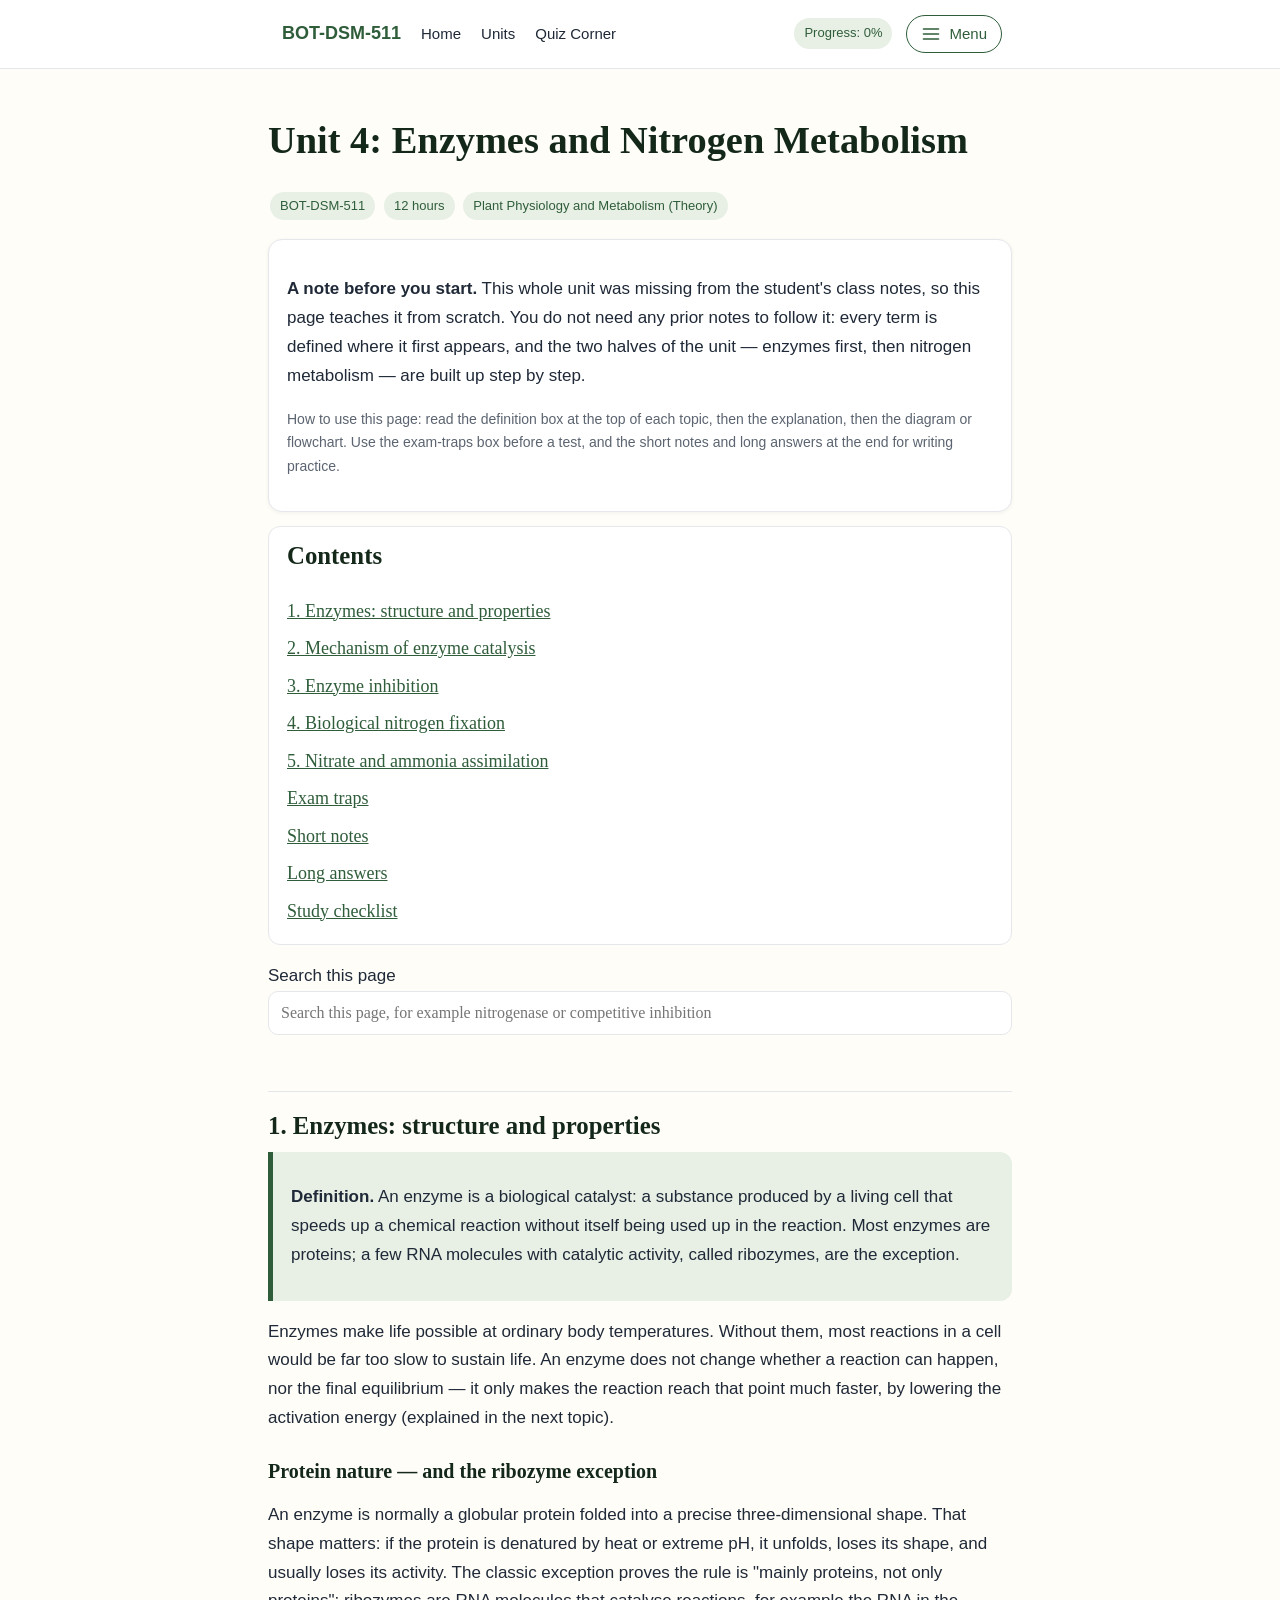
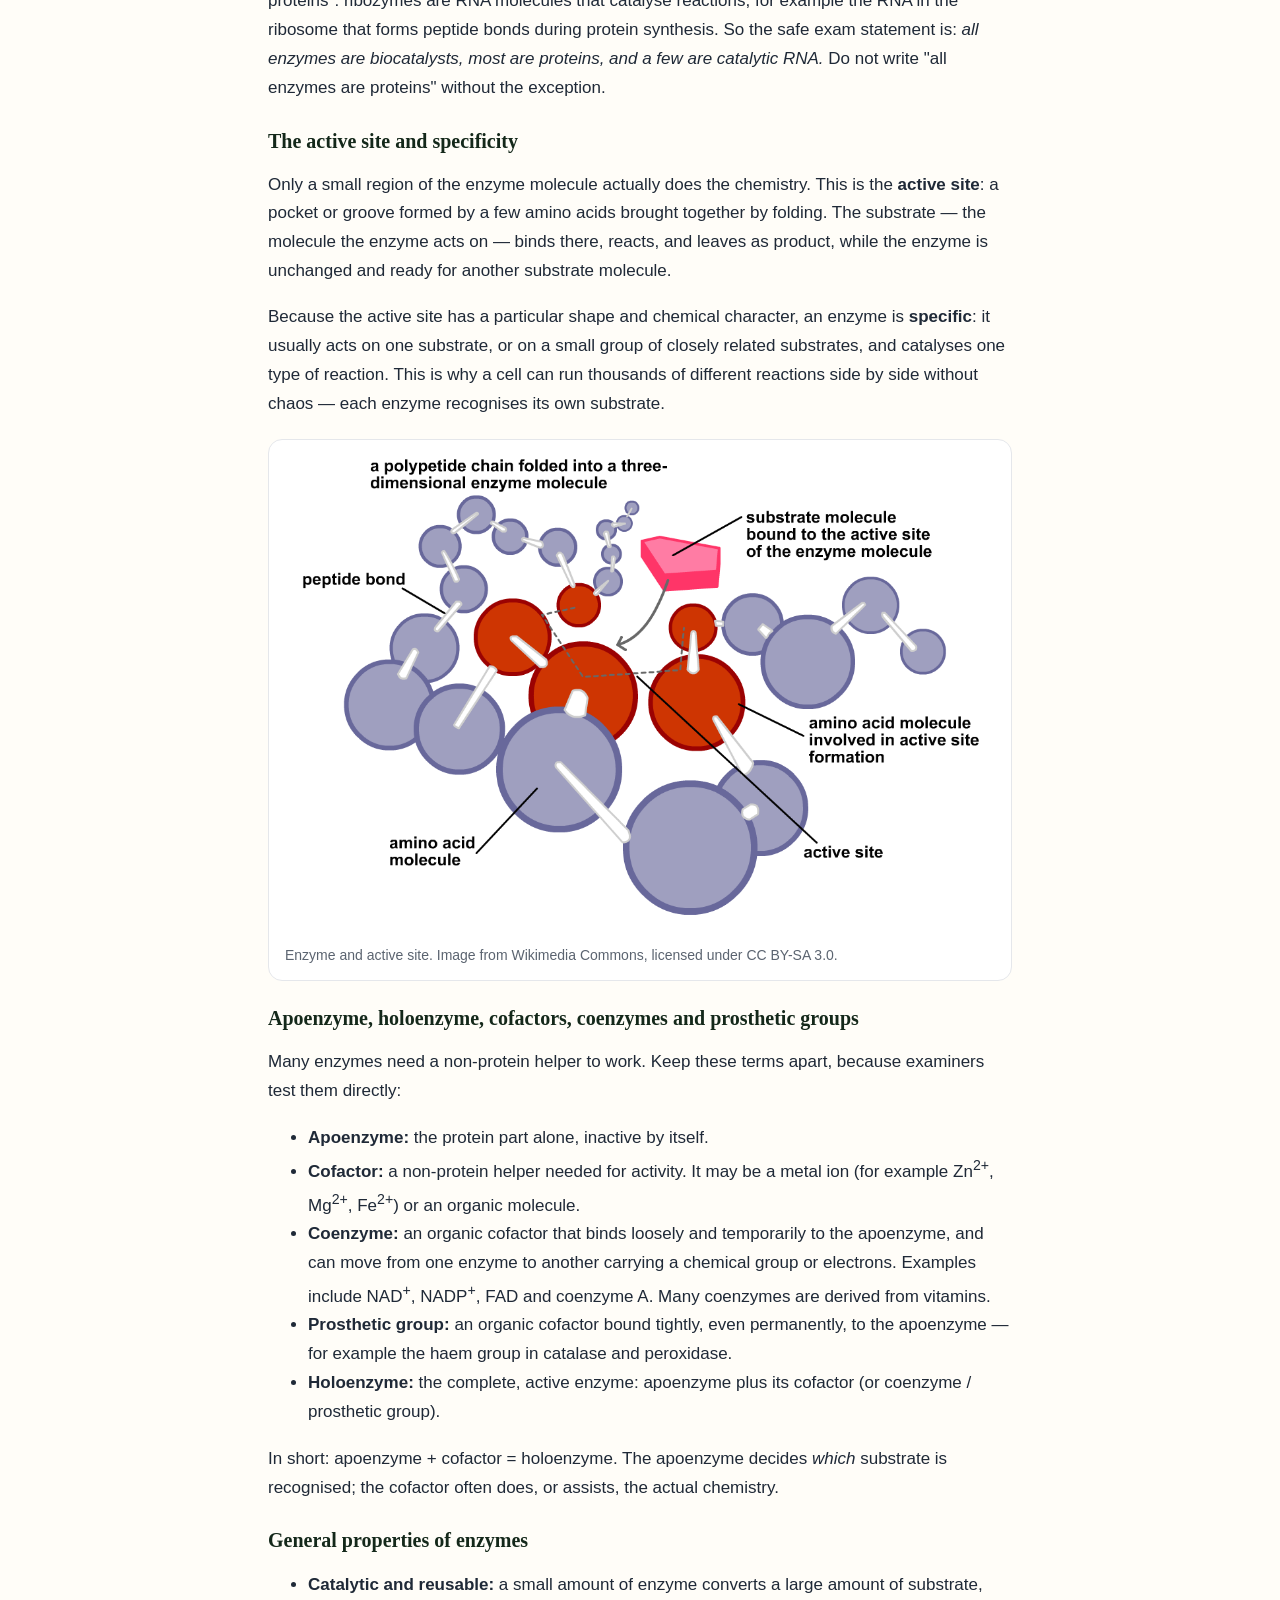
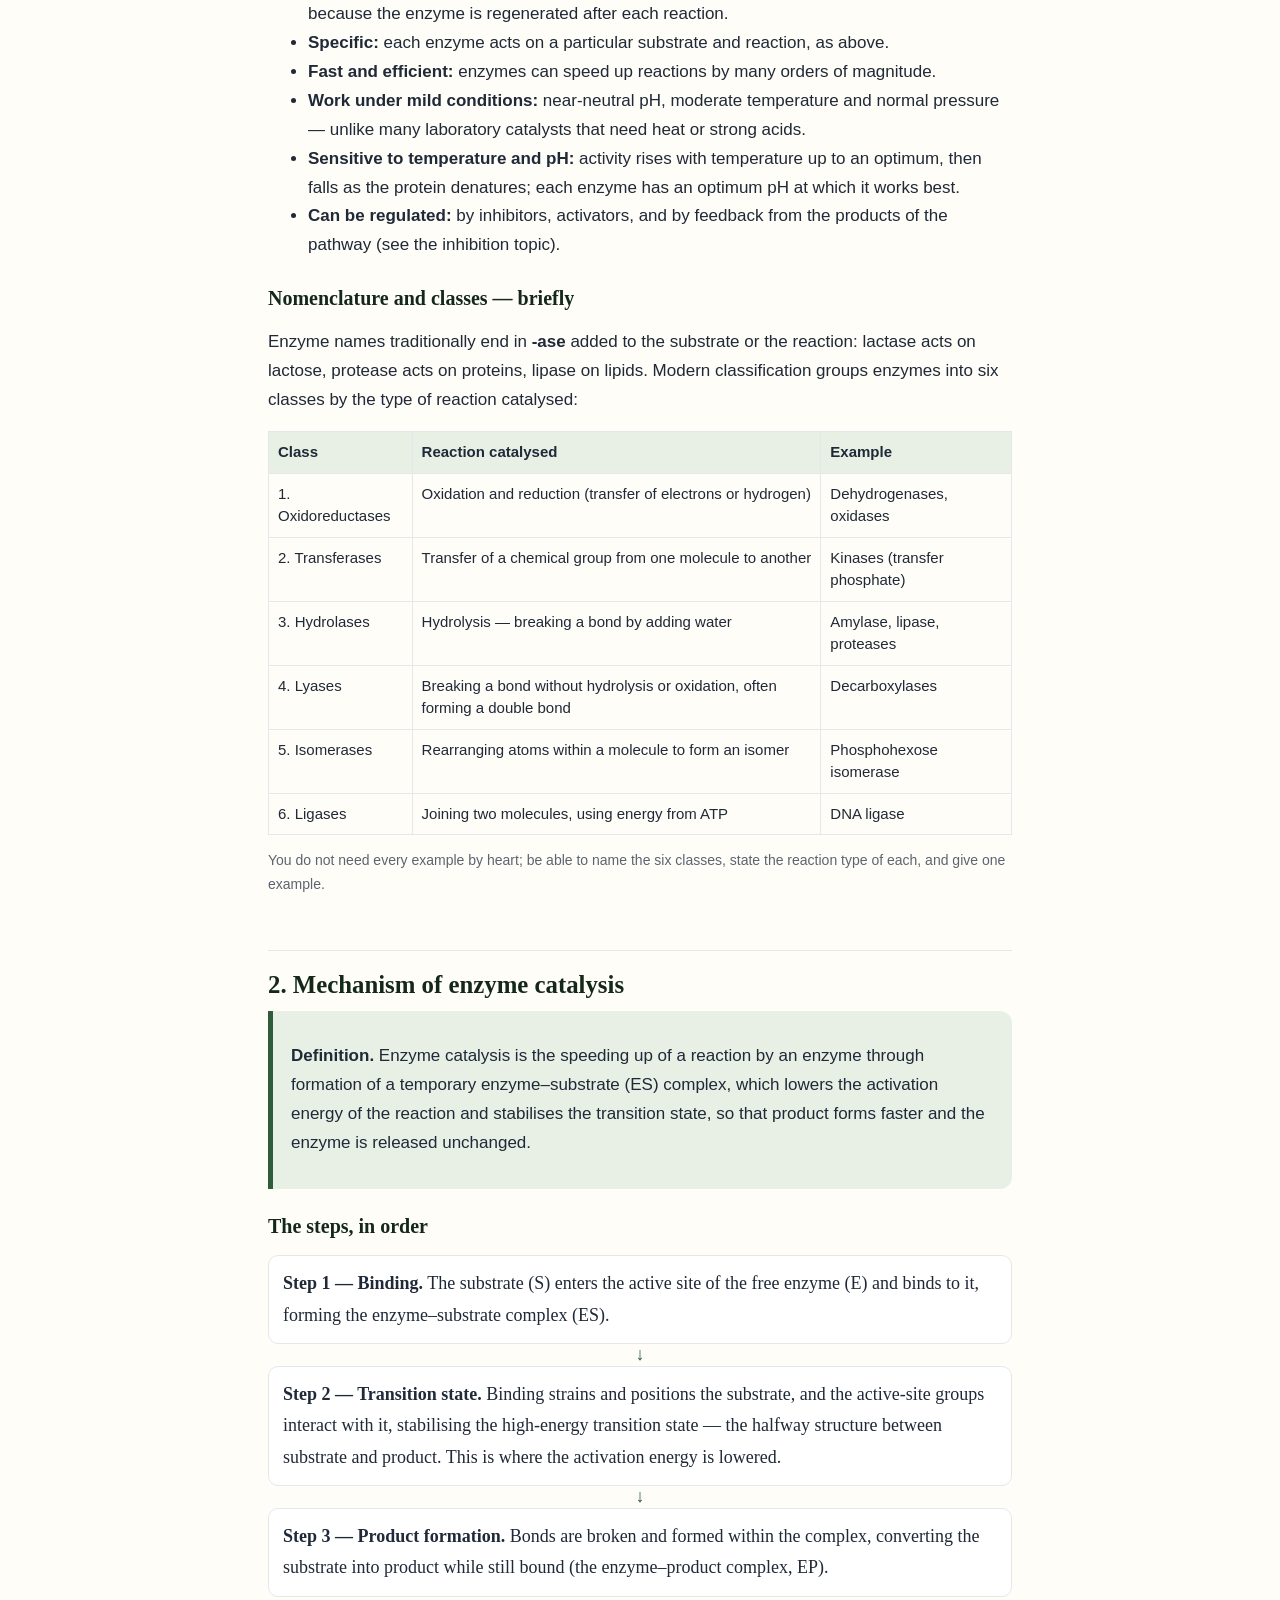
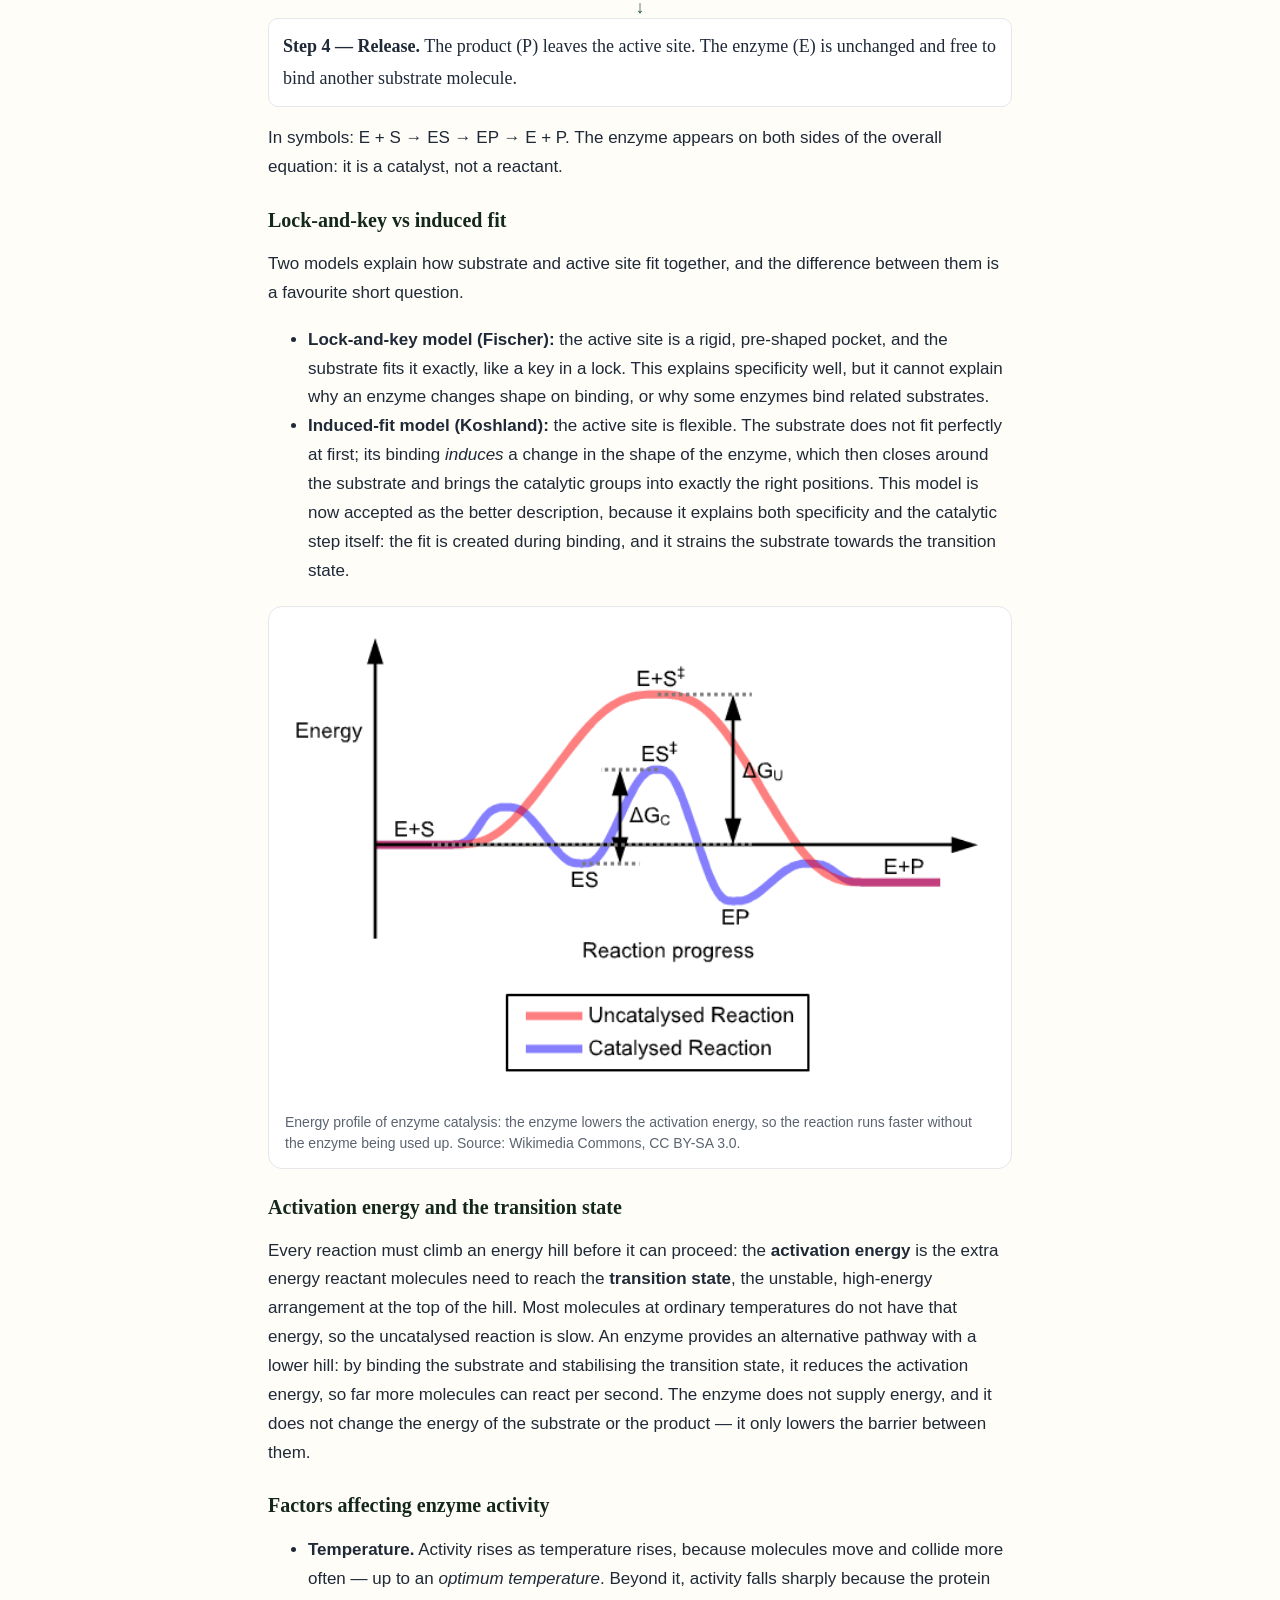
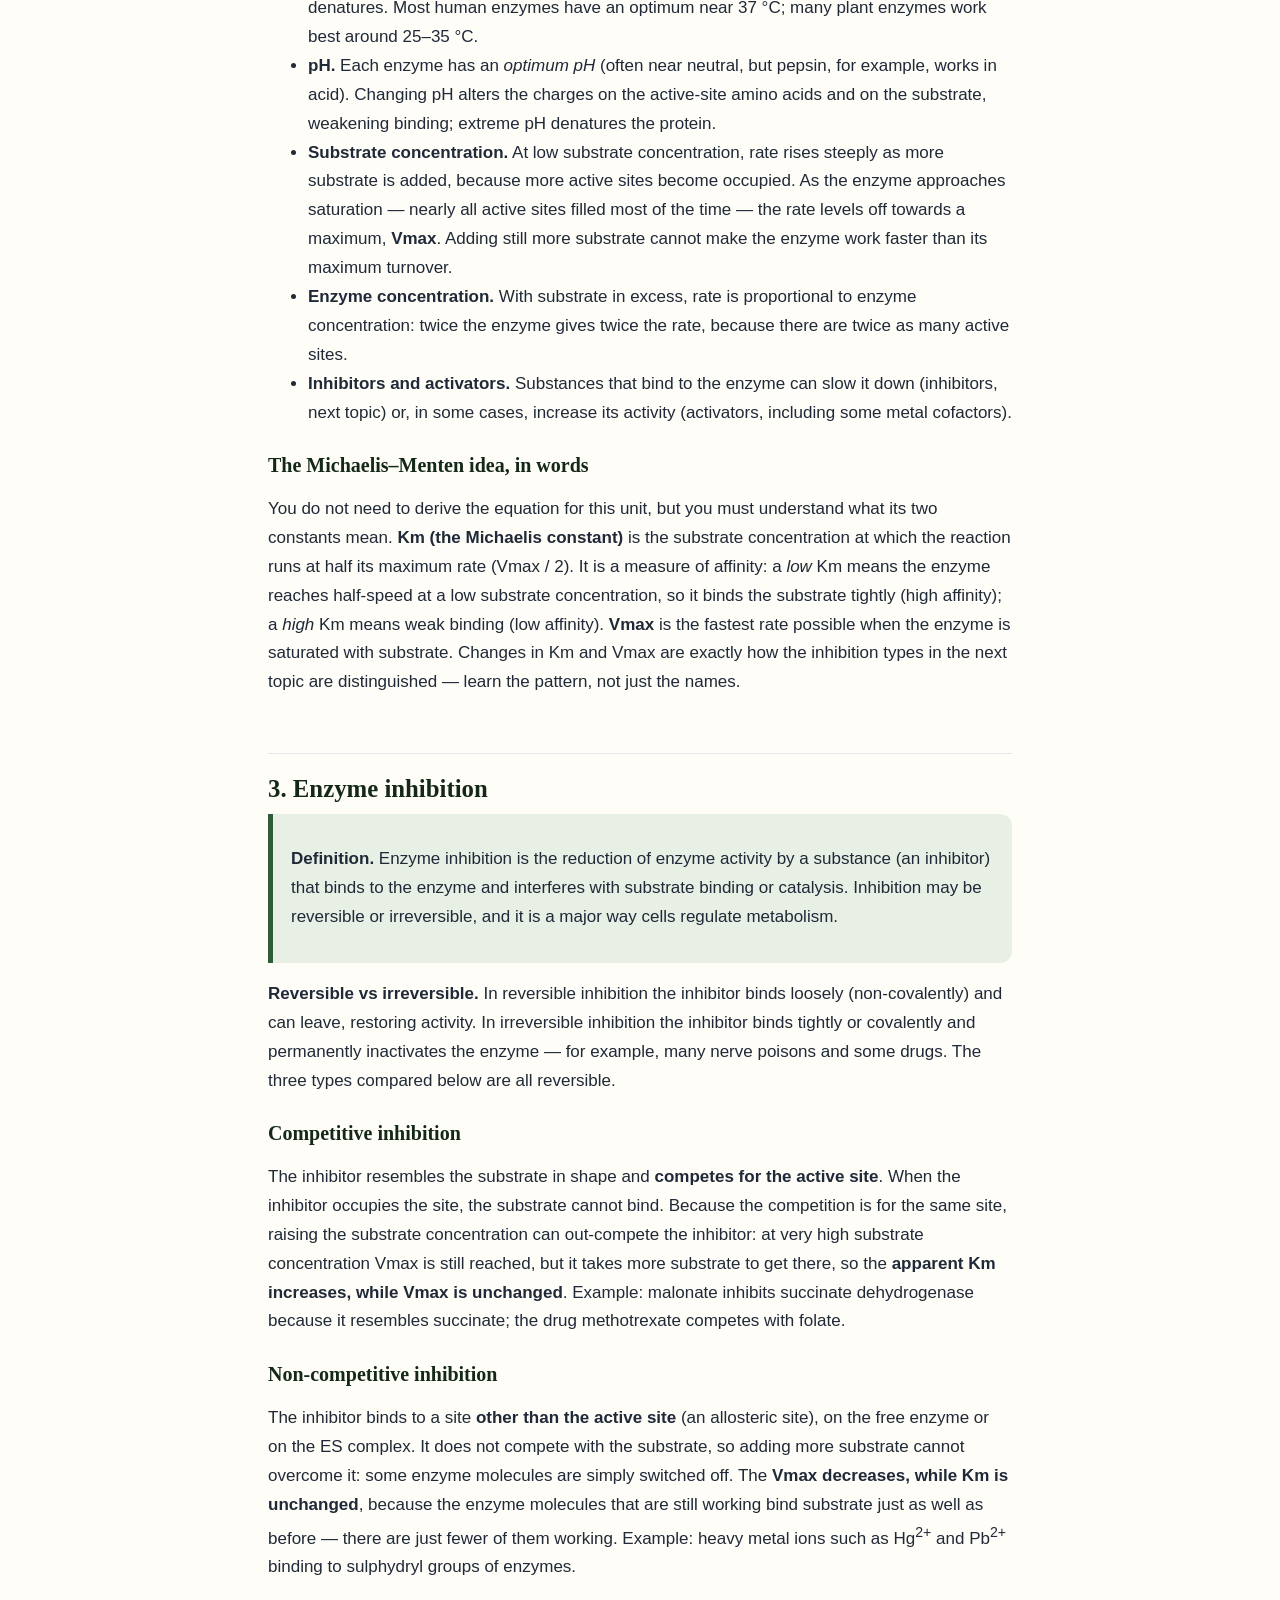
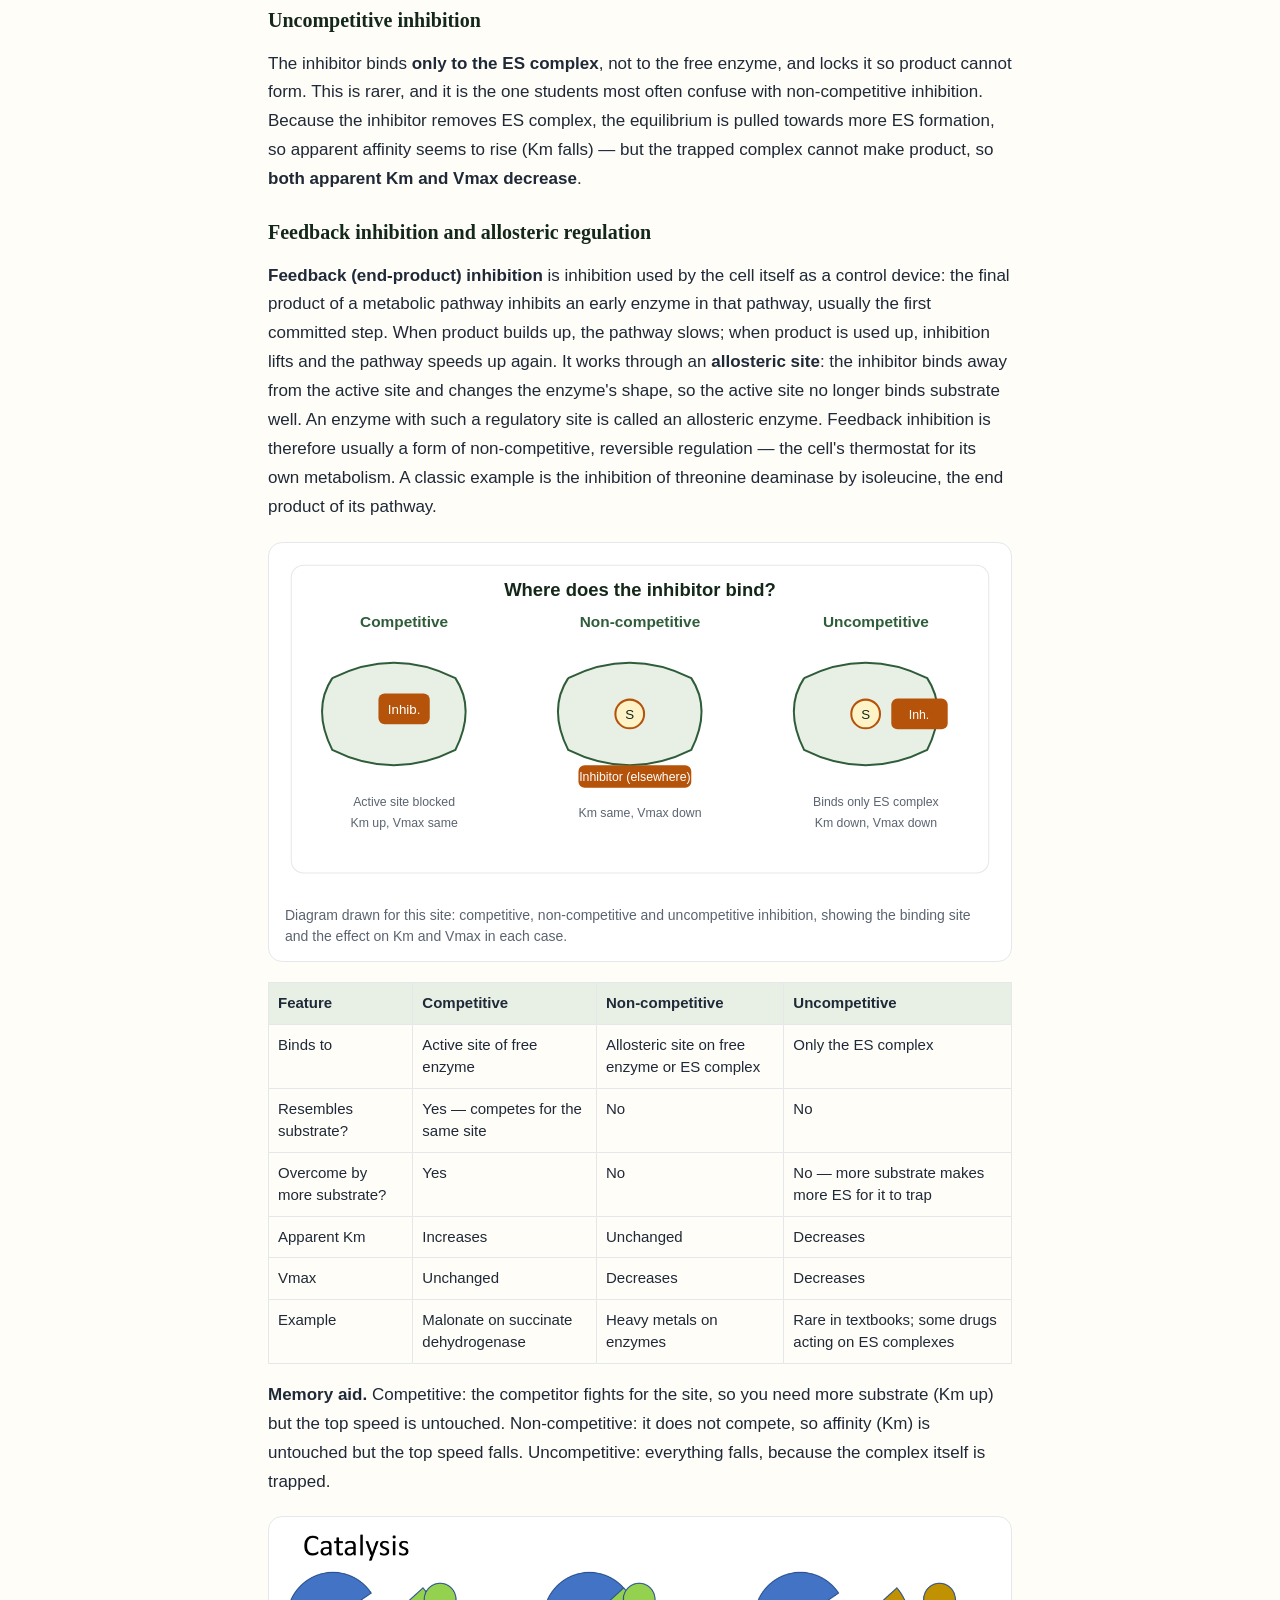
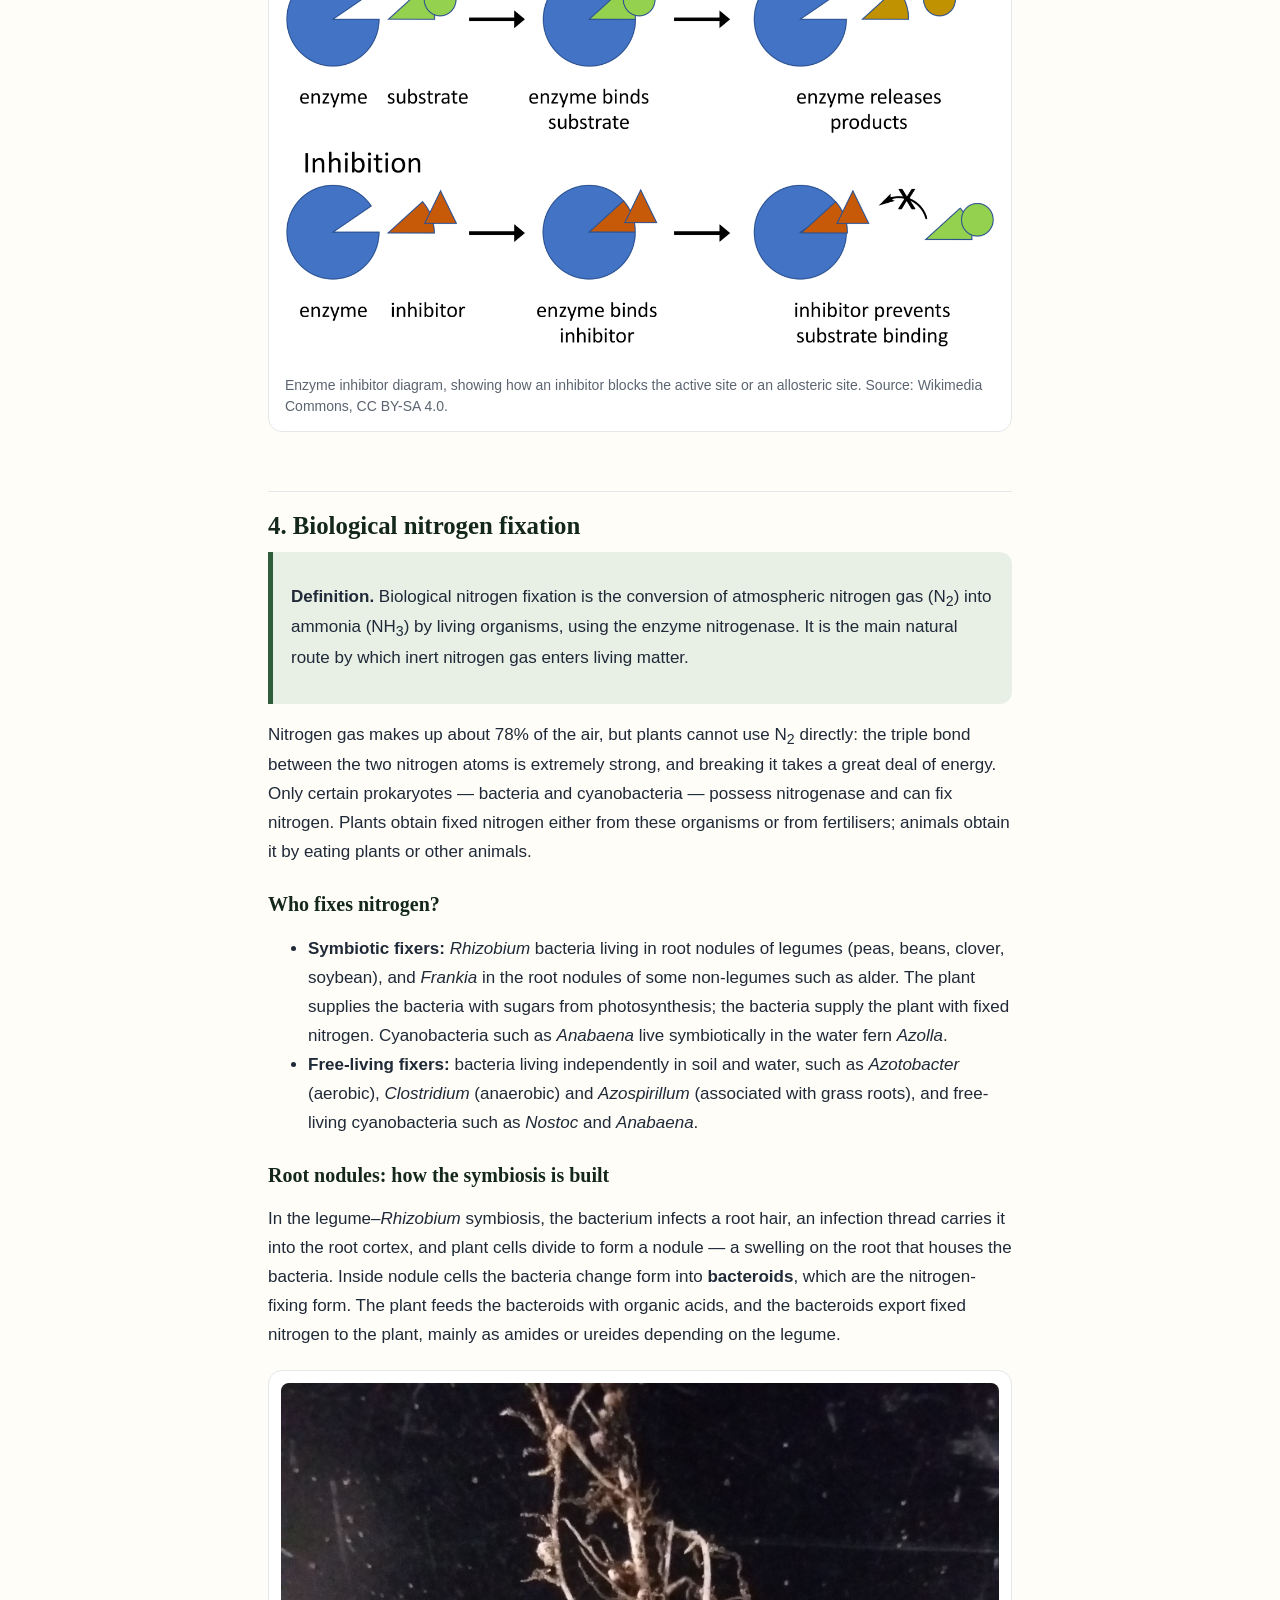
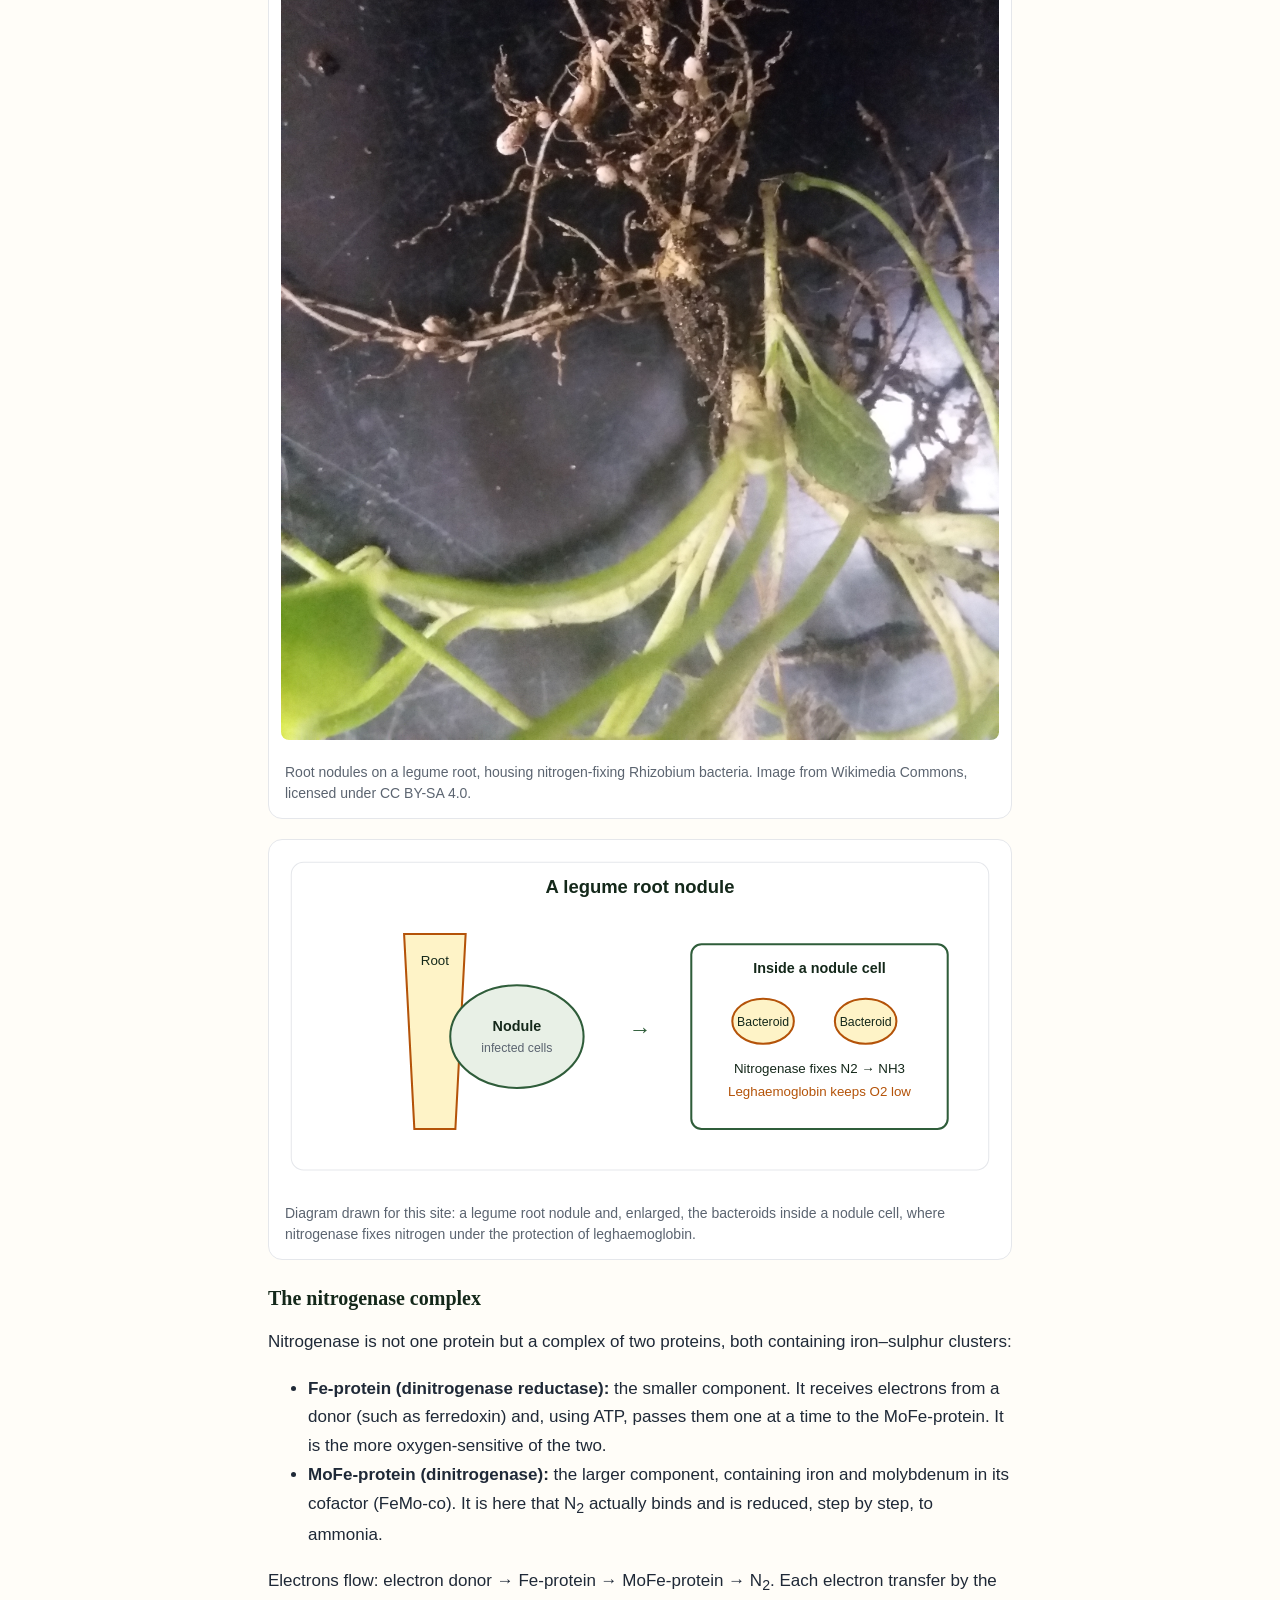
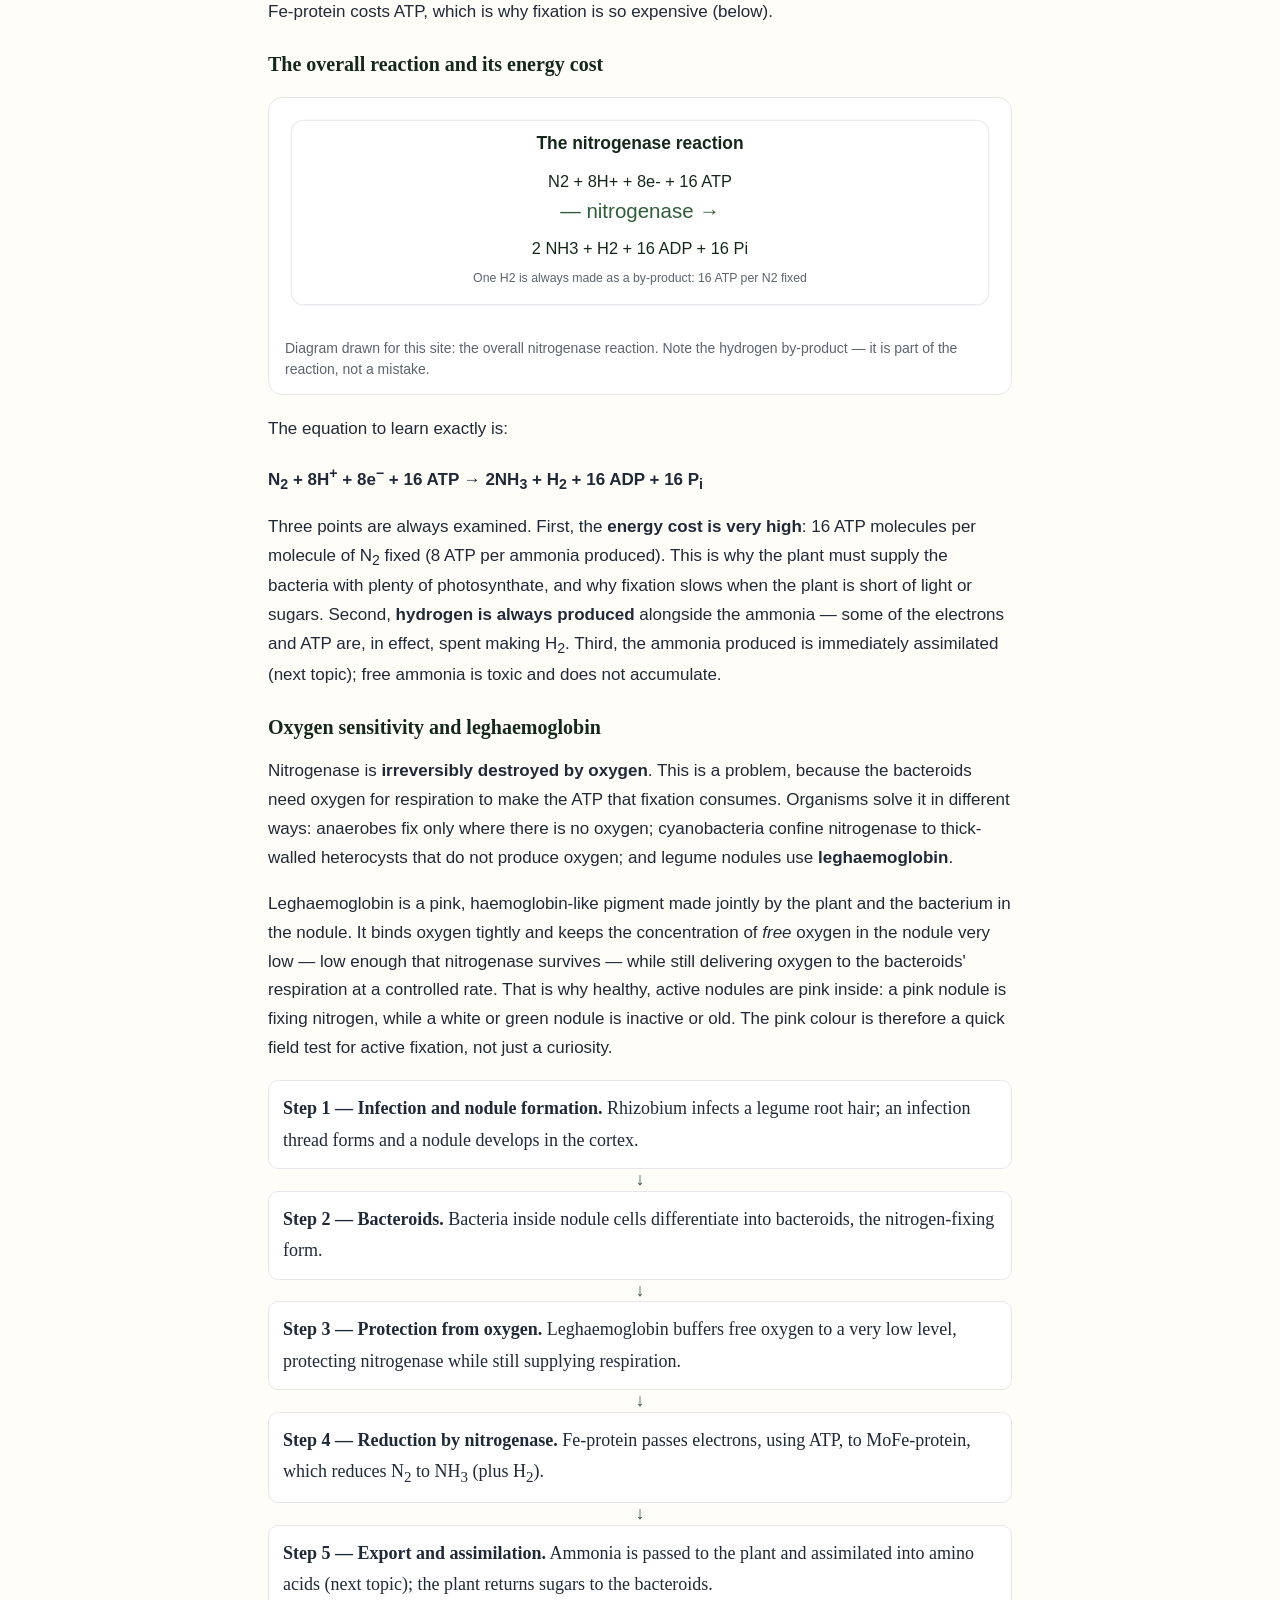
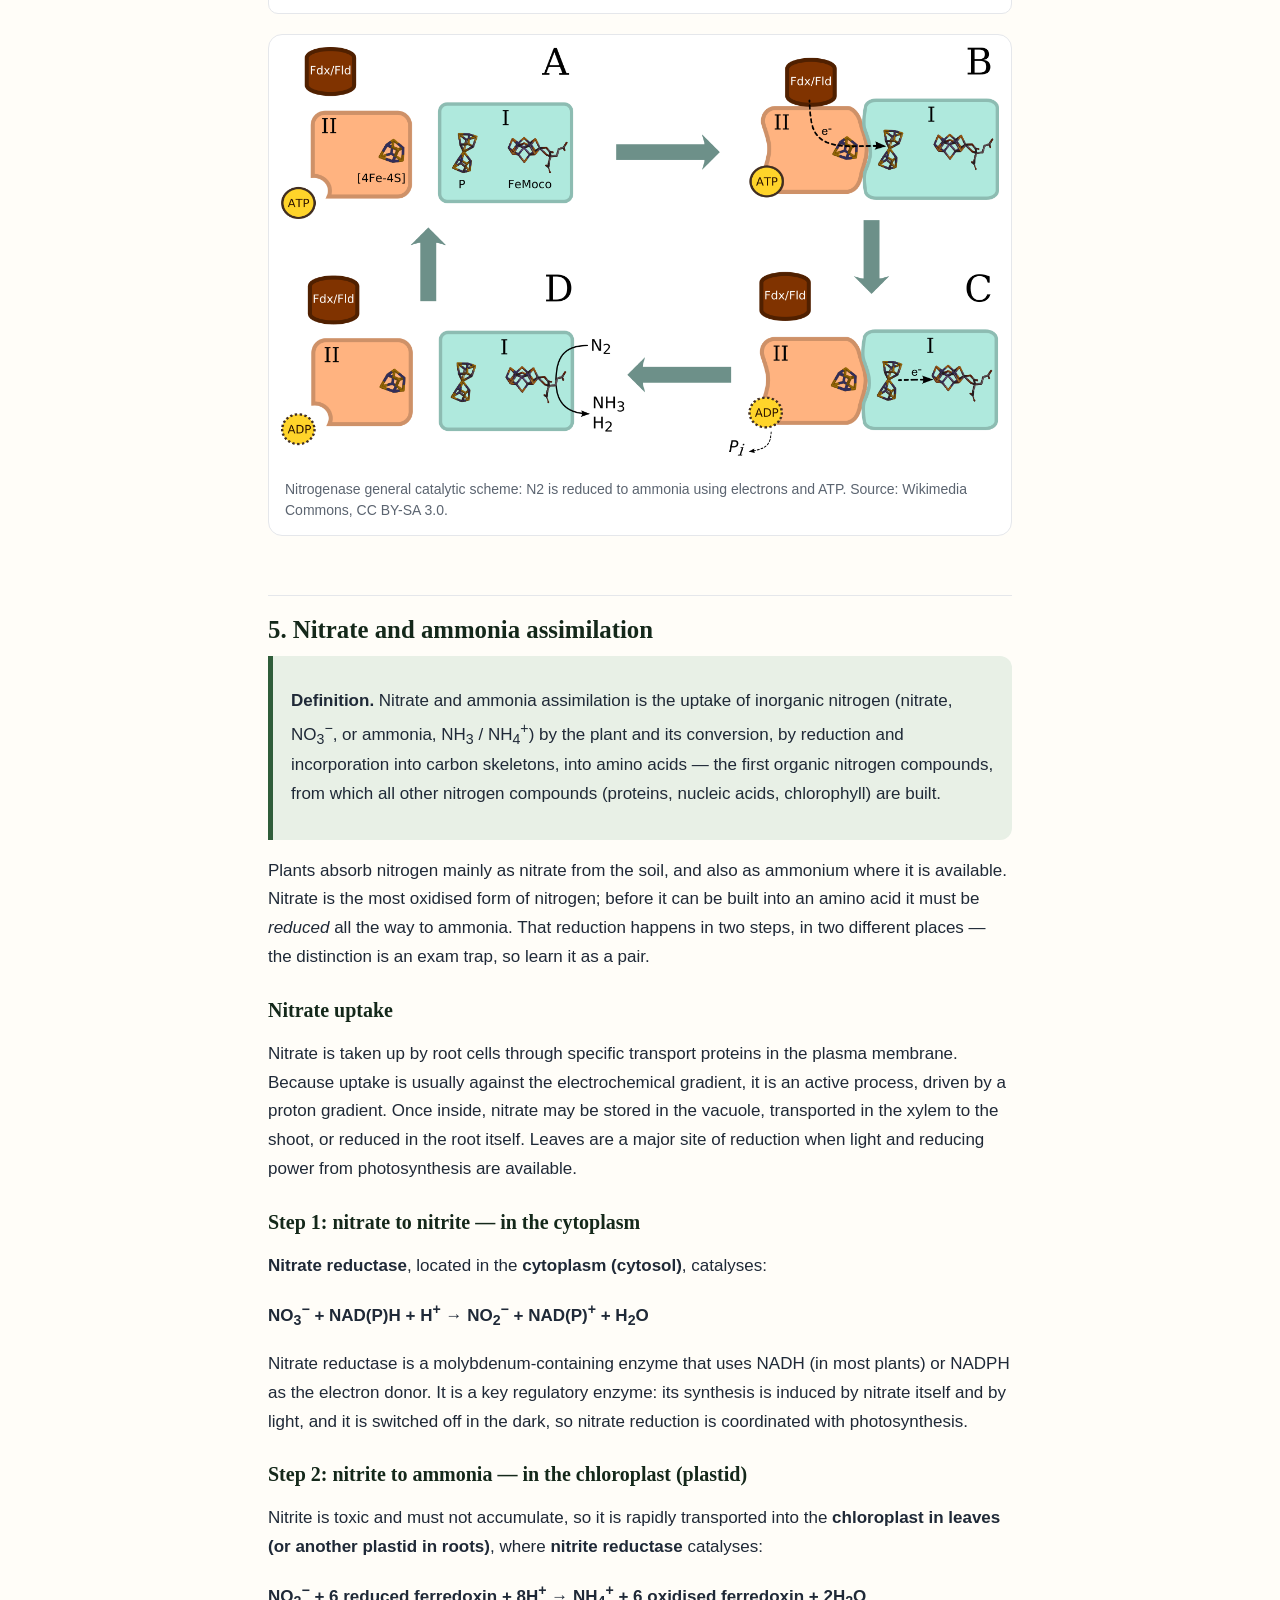
<file: bot/units/unit4.html>
<!DOCTYPE html>
<html lang="en">
<head>
<meta charset="utf-8">
<meta name="viewport" content="width=device-width, initial-scale=1">
<title>Unit 4: Enzymes and Nitrogen Metabolism — BOT-DSM-511</title>
<link rel="stylesheet" href="../assets/css/style.css">
</head>
<body data-unit="units/">
<header class="site"><div class="nav"><a class="brand" href="../index.html">BOT-DSM-511</a><nav class="nav-primary" aria-label="Primary"><a href="../index.html">Home</a><a href="../syllabus.html">Units</a><a href="../quiz.html">Quiz Corner</a></nav><span class="header-progress" id="headerProgress">Progress: 0%</span><button class="menu-toggle" id="menuToggle" type="button" aria-expanded="false" aria-controls="siteMenu" aria-label="Open menu"><svg viewBox="0 0 24 24" width="20" height="20" aria-hidden="true"><path d="M3 6h18M3 12h18M3 18h18" stroke="currentColor" stroke-width="2" stroke-linecap="round" fill="none"/></svg><span>Menu</span></button><div class="site-menu" id="siteMenu" hidden><p class="menu-heading">Units</p><a href="../units/unit1.html">Unit 1 — Water relations &amp; mineral nutrition</a><a href="../units/unit2.html">Unit 2 — Translocation in phloem</a><a href="../units/unit3.html">Unit 3 — Photosynthesis &amp; respiration</a><a href="../units/unit4.html">Unit 4 — Enzymes &amp; nitrogen metabolism</a><a href="../units/unit5.html">Unit 5 — Growth regulators &amp; light/temperature</a><p class="menu-heading">Study</p><a href="../quiz.html">Quiz Corner</a><a href="../mcq.html">MCQs</a><a href="../pyq.html">Dec 2025 PYQ</a><a href="../model-papers.html">Model Papers</a><a href="../syllabus.html">Syllabus</a><a href="../credits.html">Image Credits</a></div></div></header>
<main>
<h1>Unit 4: Enzymes and Nitrogen Metabolism</h1>
<p><span class="pill">BOT-DSM-511</span> <span class="pill">12 hours</span> <span class="pill">Plant Physiology and Metabolism (Theory)</span></p>
<div class="card">
<p><strong>A note before you start.</strong> This whole unit was missing from the student's class notes, so this page teaches it from scratch. You do not need any prior notes to follow it: every term is defined where it first appears, and the two halves of the unit — enzymes first, then nitrogen metabolism — are built up step by step.</p>
<p class="small">How to use this page: read the definition box at the top of each topic, then the explanation, then the diagram or flowchart. Use the exam-traps box before a test, and the short notes and long answers at the end for writing practice.</p>
</div>

<nav class="toc" aria-label="Table of contents">
<h2 style="border:none;margin-top:0;padding-top:0">Contents</h2>
<a href="#enzymes-structure">1. Enzymes: structure and properties</a>
<a href="#enzyme-catalysis">2. Mechanism of enzyme catalysis</a>
<a href="#enzyme-inhibition">3. Enzyme inhibition</a>
<a href="#nitrogen-fixation">4. Biological nitrogen fixation</a>
<a href="#nitrate-ammonia">5. Nitrate and ammonia assimilation</a>
<a href="#exam-traps">Exam traps</a>
<a href="#short-notes">Short notes</a>
<a href="#long-answers">Long answers</a>
<a href="#checklist">Study checklist</a>
</nav>

<p><label for="pageSearch">Search this page</label><br>
<input class="searchbox" type="search" id="pageSearch" placeholder="Search this page, for example nitrogenase or competitive inhibition"></p>

<!-- 1. ENZYMES: STRUCTURE AND PROPERTIES -->
<section class="topic" id="enzymes-structure">
<h2>1. Enzymes: structure and properties</h2>
<div class="def">
<p><strong>Definition.</strong> An enzyme is a biological catalyst: a substance produced by a living cell that speeds up a chemical reaction without itself being used up in the reaction. Most enzymes are proteins; a few RNA molecules with catalytic activity, called ribozymes, are the exception.</p>
</div>
<p>Enzymes make life possible at ordinary body temperatures. Without them, most reactions in a cell would be far too slow to sustain life. An enzyme does not change whether a reaction can happen, nor the final equilibrium — it only makes the reaction reach that point much faster, by lowering the activation energy (explained in the next topic).</p>
<h3>Protein nature — and the ribozyme exception</h3>
<p>An enzyme is normally a globular protein folded into a precise three-dimensional shape. That shape matters: if the protein is denatured by heat or extreme pH, it unfolds, loses its shape, and usually loses its activity. The classic exception proves the rule is "mainly proteins, not only proteins": ribozymes are RNA molecules that catalyse reactions, for example the RNA in the ribosome that forms peptide bonds during protein synthesis. So the safe exam statement is: <em>all enzymes are biocatalysts, most are proteins, and a few are catalytic RNA.</em> Do not write "all enzymes are proteins" without the exception.</p>
<h3>The active site and specificity</h3>
<p>Only a small region of the enzyme molecule actually does the chemistry. This is the <strong>active site</strong>: a pocket or groove formed by a few amino acids brought together by folding. The substrate — the molecule the enzyme acts on — binds there, reacts, and leaves as product, while the enzyme is unchanged and ready for another substrate molecule.</p>
<p>Because the active site has a particular shape and chemical character, an enzyme is <strong>specific</strong>: it usually acts on one substrate, or on a small group of closely related substrates, and catalyses one type of reaction. This is why a cell can run thousands of different reactions side by side without chaos — each enzyme recognises its own substrate.</p>
<figure>
<img src="../assets/images/enzyme-active-site.png" alt="Diagram of an enzyme with its active site binding a substrate">
<figcaption>Enzyme and active site. Image from Wikimedia Commons, licensed under CC BY-SA 3.0.</figcaption>
</figure>
<h3>Apoenzyme, holoenzyme, cofactors, coenzymes and prosthetic groups</h3>
<p>Many enzymes need a non-protein helper to work. Keep these terms apart, because examiners test them directly:</p>
<ul>
<li><strong>Apoenzyme:</strong> the protein part alone, inactive by itself.</li>
<li><strong>Cofactor:</strong> a non-protein helper needed for activity. It may be a metal ion (for example Zn<sup>2+</sup>, Mg<sup>2+</sup>, Fe<sup>2+</sup>) or an organic molecule.</li>
<li><strong>Coenzyme:</strong> an organic cofactor that binds loosely and temporarily to the apoenzyme, and can move from one enzyme to another carrying a chemical group or electrons. Examples include NAD<sup>+</sup>, NADP<sup>+</sup>, FAD and coenzyme A. Many coenzymes are derived from vitamins.</li>
<li><strong>Prosthetic group:</strong> an organic cofactor bound tightly, even permanently, to the apoenzyme — for example the haem group in catalase and peroxidase.</li>
<li><strong>Holoenzyme:</strong> the complete, active enzyme: apoenzyme plus its cofactor (or coenzyme / prosthetic group).</li>
</ul>
<p>In short: apoenzyme + cofactor = holoenzyme. The apoenzyme decides <em>which</em> substrate is recognised; the cofactor often does, or assists, the actual chemistry.</p>
<h3>General properties of enzymes</h3>
<ul>
<li><strong>Catalytic and reusable:</strong> a small amount of enzyme converts a large amount of substrate, because the enzyme is regenerated after each reaction.</li>
<li><strong>Specific:</strong> each enzyme acts on a particular substrate and reaction, as above.</li>
<li><strong>Fast and efficient:</strong> enzymes can speed up reactions by many orders of magnitude.</li>
<li><strong>Work under mild conditions:</strong> near-neutral pH, moderate temperature and normal pressure — unlike many laboratory catalysts that need heat or strong acids.</li>
<li><strong>Sensitive to temperature and pH:</strong> activity rises with temperature up to an optimum, then falls as the protein denatures; each enzyme has an optimum pH at which it works best.</li>
<li><strong>Can be regulated:</strong> by inhibitors, activators, and by feedback from the products of the pathway (see the inhibition topic).</li>
</ul>
<h3>Nomenclature and classes — briefly</h3>
<p>Enzyme names traditionally end in <strong>-ase</strong> added to the substrate or the reaction: lactase acts on lactose, protease acts on proteins, lipase on lipids. Modern classification groups enzymes into six classes by the type of reaction catalysed:</p>
<table>
<tr><th>Class</th><th>Reaction catalysed</th><th>Example</th></tr>
<tr><td>1. Oxidoreductases</td><td>Oxidation and reduction (transfer of electrons or hydrogen)</td><td>Dehydrogenases, oxidases</td></tr>
<tr><td>2. Transferases</td><td>Transfer of a chemical group from one molecule to another</td><td>Kinases (transfer phosphate)</td></tr>
<tr><td>3. Hydrolases</td><td>Hydrolysis — breaking a bond by adding water</td><td>Amylase, lipase, proteases</td></tr>
<tr><td>4. Lyases</td><td>Breaking a bond without hydrolysis or oxidation, often forming a double bond</td><td>Decarboxylases</td></tr>
<tr><td>5. Isomerases</td><td>Rearranging atoms within a molecule to form an isomer</td><td>Phosphohexose isomerase</td></tr>
<tr><td>6. Ligases</td><td>Joining two molecules, using energy from ATP</td><td>DNA ligase</td></tr>
</table>
<p class="small">You do not need every example by heart; be able to name the six classes, state the reaction type of each, and give one example.</p>
</section>

<!-- 2. MECHANISM OF CATALYSIS -->
<section class="topic" id="enzyme-catalysis">
<h2>2. Mechanism of enzyme catalysis</h2>
<div class="def">
<p><strong>Definition.</strong> Enzyme catalysis is the speeding up of a reaction by an enzyme through formation of a temporary enzyme–substrate (ES) complex, which lowers the activation energy of the reaction and stabilises the transition state, so that product forms faster and the enzyme is released unchanged.</p>
</div>
<h3>The steps, in order</h3>
<div class="flow" aria-label="Steps of enzyme catalysis">
<div class="flow-step"><strong>Step 1 — Binding.</strong> The substrate (S) enters the active site of the free enzyme (E) and binds to it, forming the enzyme–substrate complex (ES).</div>
<div class="flow-arrow">↓</div>
<div class="flow-step"><strong>Step 2 — Transition state.</strong> Binding strains and positions the substrate, and the active-site groups interact with it, stabilising the high-energy transition state — the halfway structure between substrate and product. This is where the activation energy is lowered.</div>
<div class="flow-arrow">↓</div>
<div class="flow-step"><strong>Step 3 — Product formation.</strong> Bonds are broken and formed within the complex, converting the substrate into product while still bound (the enzyme–product complex, EP).</div>
<div class="flow-arrow">↓</div>
<div class="flow-step"><strong>Step 4 — Release.</strong> The product (P) leaves the active site. The enzyme (E) is unchanged and free to bind another substrate molecule.</div>
</div>
<p>In symbols: E + S → ES → EP → E + P. The enzyme appears on both sides of the overall equation: it is a catalyst, not a reactant.</p>
<h3>Lock-and-key vs induced fit</h3>
<p>Two models explain how substrate and active site fit together, and the difference between them is a favourite short question.</p>
<ul>
<li><strong>Lock-and-key model (Fischer):</strong> the active site is a rigid, pre-shaped pocket, and the substrate fits it exactly, like a key in a lock. This explains specificity well, but it cannot explain why an enzyme changes shape on binding, or why some enzymes bind related substrates.</li>
<li><strong>Induced-fit model (Koshland):</strong> the active site is flexible. The substrate does not fit perfectly at first; its binding <em>induces</em> a change in the shape of the enzyme, which then closes around the substrate and brings the catalytic groups into exactly the right positions. This model is now accepted as the better description, because it explains both specificity and the catalytic step itself: the fit is created during binding, and it strains the substrate towards the transition state.</li>
</ul>
<figure><img src="../assets/images/enzyme-catalysis-energy.png" alt="Energy profile of enzyme catalysis: the enzyme lowers the activation energy, so the reaction runs faster without the enzyme being used up"><figcaption>Energy profile of enzyme catalysis: the enzyme lowers the activation energy, so the reaction runs faster without the enzyme being used up. Source: Wikimedia Commons, CC BY-SA 3.0.</figcaption></figure>
<h3>Activation energy and the transition state</h3>
<p>Every reaction must climb an energy hill before it can proceed: the <strong>activation energy</strong> is the extra energy reactant molecules need to reach the <strong>transition state</strong>, the unstable, high-energy arrangement at the top of the hill. Most molecules at ordinary temperatures do not have that energy, so the uncatalysed reaction is slow. An enzyme provides an alternative pathway with a lower hill: by binding the substrate and stabilising the transition state, it reduces the activation energy, so far more molecules can react per second. The enzyme does not supply energy, and it does not change the energy of the substrate or the product — it only lowers the barrier between them.</p>
<h3>Factors affecting enzyme activity</h3>
<ul>
<li><strong>Temperature.</strong> Activity rises as temperature rises, because molecules move and collide more often — up to an <em>optimum temperature</em>. Beyond it, activity falls sharply because the protein denatures. Most human enzymes have an optimum near 37 °C; many plant enzymes work best around 25–35 °C.</li>
<li><strong>pH.</strong> Each enzyme has an <em>optimum pH</em> (often near neutral, but pepsin, for example, works in acid). Changing pH alters the charges on the active-site amino acids and on the substrate, weakening binding; extreme pH denatures the protein.</li>
<li><strong>Substrate concentration.</strong> At low substrate concentration, rate rises steeply as more substrate is added, because more active sites become occupied. As the enzyme approaches saturation — nearly all active sites filled most of the time — the rate levels off towards a maximum, <strong>Vmax</strong>. Adding still more substrate cannot make the enzyme work faster than its maximum turnover.</li>
<li><strong>Enzyme concentration.</strong> With substrate in excess, rate is proportional to enzyme concentration: twice the enzyme gives twice the rate, because there are twice as many active sites.</li>
<li><strong>Inhibitors and activators.</strong> Substances that bind to the enzyme can slow it down (inhibitors, next topic) or, in some cases, increase its activity (activators, including some metal cofactors).</li>
</ul>
<h3>The Michaelis–Menten idea, in words</h3>
<p>You do not need to derive the equation for this unit, but you must understand what its two constants mean. <strong>Km (the Michaelis constant)</strong> is the substrate concentration at which the reaction runs at half its maximum rate (Vmax / 2). It is a measure of affinity: a <em>low</em> Km means the enzyme reaches half-speed at a low substrate concentration, so it binds the substrate tightly (high affinity); a <em>high</em> Km means weak binding (low affinity). <strong>Vmax</strong> is the fastest rate possible when the enzyme is saturated with substrate. Changes in Km and Vmax are exactly how the inhibition types in the next topic are distinguished — learn the pattern, not just the names.</p>
</section>

<!-- 3. ENZYME INHIBITION -->
<section class="topic" id="enzyme-inhibition">
<h2>3. Enzyme inhibition</h2>
<div class="def">
<p><strong>Definition.</strong> Enzyme inhibition is the reduction of enzyme activity by a substance (an inhibitor) that binds to the enzyme and interferes with substrate binding or catalysis. Inhibition may be reversible or irreversible, and it is a major way cells regulate metabolism.</p>
</div>
<p><strong>Reversible vs irreversible.</strong> In reversible inhibition the inhibitor binds loosely (non-covalently) and can leave, restoring activity. In irreversible inhibition the inhibitor binds tightly or covalently and permanently inactivates the enzyme — for example, many nerve poisons and some drugs. The three types compared below are all reversible.</p>
<h3>Competitive inhibition</h3>
<p>The inhibitor resembles the substrate in shape and <strong>competes for the active site</strong>. When the inhibitor occupies the site, the substrate cannot bind. Because the competition is for the same site, raising the substrate concentration can out-compete the inhibitor: at very high substrate concentration Vmax is still reached, but it takes more substrate to get there, so the <strong>apparent Km increases, while Vmax is unchanged</strong>. Example: malonate inhibits succinate dehydrogenase because it resembles succinate; the drug methotrexate competes with folate.</p>
<h3>Non-competitive inhibition</h3>
<p>The inhibitor binds to a site <strong>other than the active site</strong> (an allosteric site), on the free enzyme or on the ES complex. It does not compete with the substrate, so adding more substrate cannot overcome it: some enzyme molecules are simply switched off. The <strong>Vmax decreases, while Km is unchanged</strong>, because the enzyme molecules that are still working bind substrate just as well as before — there are just fewer of them working. Example: heavy metal ions such as Hg<sup>2+</sup> and Pb<sup>2+</sup> binding to sulphydryl groups of enzymes.</p>
<h3>Uncompetitive inhibition</h3>
<p>The inhibitor binds <strong>only to the ES complex</strong>, not to the free enzyme, and locks it so product cannot form. This is rarer, and it is the one students most often confuse with non-competitive inhibition. Because the inhibitor removes ES complex, the equilibrium is pulled towards more ES formation, so apparent affinity seems to rise (Km falls) — but the trapped complex cannot make product, so <strong>both apparent Km and Vmax decrease</strong>.</p>
<h3>Feedback inhibition and allosteric regulation</h3>
<p><strong>Feedback (end-product) inhibition</strong> is inhibition used by the cell itself as a control device: the final product of a metabolic pathway inhibits an early enzyme in that pathway, usually the first committed step. When product builds up, the pathway slows; when product is used up, inhibition lifts and the pathway speeds up again. It works through an <strong>allosteric site</strong>: the inhibitor binds away from the active site and changes the enzyme's shape, so the active site no longer binds substrate well. An enzyme with such a regulatory site is called an allosteric enzyme. Feedback inhibition is therefore usually a form of non-competitive, reversible regulation — the cell's thermostat for its own metabolism. A classic example is the inhibition of threonine deaminase by isoleucine, the end product of its pathway.</p>
<figure>
<svg viewBox="0 0 700 320" role="img" aria-labelledby="inhibTitle inhibDesc" xmlns="http://www.w3.org/2000/svg">
<title id="inhibTitle">Three types of reversible enzyme inhibition</title>
<desc id="inhibDesc">Diagram drawn for this site. Competitive inhibitor blocks the active site. Non-competitive inhibitor binds elsewhere on the enzyme. Uncompetitive inhibitor binds only to the enzyme-substrate complex.</desc>
<rect x="10" y="10" width="680" height="300" rx="12" fill="#ffffff" stroke="#e5e7eb"/>
<text x="350" y="40" text-anchor="middle" font-family="Arial, sans-serif" font-size="18" font-weight="bold" fill="#14281a">Where does the inhibitor bind?</text>
<text x="120" y="70" text-anchor="middle" font-family="Arial, sans-serif" font-size="15" font-weight="bold" fill="#2f5d3a">Competitive</text>
<path d="M50 120 Q110 90 170 120 Q190 150 170 190 Q110 220 50 190 Q30 150 50 120" fill="#e8f0e6" stroke="#2f5d3a" stroke-width="2"/>
<rect x="95" y="135" width="50" height="30" rx="6" fill="#b45309"/>
<text x="120" y="155" text-anchor="middle" font-family="Arial, sans-serif" font-size="13" fill="#ffffff">Inhib.</text>
<text x="120" y="245" text-anchor="middle" font-family="Arial, sans-serif" font-size="12" fill="#5b6470">Active site blocked</text>
<text x="120" y="265" text-anchor="middle" font-family="Arial, sans-serif" font-size="12" fill="#5b6470">Km up, Vmax same</text>
<text x="350" y="70" text-anchor="middle" font-family="Arial, sans-serif" font-size="15" font-weight="bold" fill="#2f5d3a">Non-competitive</text>
<path d="M280 120 Q340 90 400 120 Q420 150 400 190 Q340 220 280 190 Q260 150 280 120" fill="#e8f0e6" stroke="#2f5d3a" stroke-width="2"/>
<circle cx="340" cy="155" r="14" fill="#fef3c7" stroke="#b45309" stroke-width="2"/>
<text x="340" y="160" text-anchor="middle" font-family="Arial, sans-serif" font-size="13" fill="#14281a">S</text>
<rect x="290" y="205" width="110" height="22" rx="6" fill="#b45309"/>
<text x="345" y="220" text-anchor="middle" font-family="Arial, sans-serif" font-size="12" fill="#ffffff">Inhibitor (elsewhere)</text>
<text x="350" y="255" text-anchor="middle" font-family="Arial, sans-serif" font-size="12" fill="#5b6470">Km same, Vmax down</text>
<text x="580" y="70" text-anchor="middle" font-family="Arial, sans-serif" font-size="15" font-weight="bold" fill="#2f5d3a">Uncompetitive</text>
<path d="M510 120 Q570 90 630 120 Q650 150 630 190 Q570 220 510 190 Q490 150 510 120" fill="#e8f0e6" stroke="#2f5d3a" stroke-width="2"/>
<circle cx="570" cy="155" r="14" fill="#fef3c7" stroke="#b45309" stroke-width="2"/>
<text x="570" y="160" text-anchor="middle" font-family="Arial, sans-serif" font-size="13" fill="#14281a">S</text>
<rect x="595" y="140" width="55" height="30" rx="6" fill="#b45309"/>
<text x="622" y="160" text-anchor="middle" font-family="Arial, sans-serif" font-size="12" fill="#ffffff">Inh.</text>
<text x="580" y="245" text-anchor="middle" font-family="Arial, sans-serif" font-size="12" fill="#5b6470">Binds only ES complex</text>
<text x="580" y="265" text-anchor="middle" font-family="Arial, sans-serif" font-size="12" fill="#5b6470">Km down, Vmax down</text>
</svg>
<figcaption>Diagram drawn for this site: competitive, non-competitive and uncompetitive inhibition, showing the binding site and the effect on Km and Vmax in each case.</figcaption>
</figure>
<table>
<tr><th>Feature</th><th>Competitive</th><th>Non-competitive</th><th>Uncompetitive</th></tr>
<tr><td>Binds to</td><td>Active site of free enzyme</td><td>Allosteric site on free enzyme or ES complex</td><td>Only the ES complex</td></tr>
<tr><td>Resembles substrate?</td><td>Yes — competes for the same site</td><td>No</td><td>No</td></tr>
<tr><td>Overcome by more substrate?</td><td>Yes</td><td>No</td><td>No — more substrate makes more ES for it to trap</td></tr>
<tr><td>Apparent Km</td><td>Increases</td><td>Unchanged</td><td>Decreases</td></tr>
<tr><td>Vmax</td><td>Unchanged</td><td>Decreases</td><td>Decreases</td></tr>
<tr><td>Example</td><td>Malonate on succinate dehydrogenase</td><td>Heavy metals on enzymes</td><td>Rare in textbooks; some drugs acting on ES complexes</td></tr>
</table>
<p><strong>Memory aid.</strong> Competitive: the competitor fights for the site, so you need more substrate (Km up) but the top speed is untouched. Non-competitive: it does not compete, so affinity (Km) is untouched but the top speed falls. Uncompetitive: everything falls, because the complex itself is trapped.</p>

<figure><img src="../assets/images/enzyme-inhibition.png" alt="Enzyme inhibitor diagram, showing how an inhibitor blocks the active site or an "><figcaption>Enzyme inhibitor diagram, showing how an inhibitor blocks the active site or an allosteric site. Source: Wikimedia Commons, CC BY-SA 4.0.</figcaption></figure>
</section>

<!-- 4. BIOLOGICAL NITROGEN FIXATION -->
<section class="topic" id="nitrogen-fixation">
<h2>4. Biological nitrogen fixation</h2>
<div class="def">
<p><strong>Definition.</strong> Biological nitrogen fixation is the conversion of atmospheric nitrogen gas (N<sub>2</sub>) into ammonia (NH<sub>3</sub>) by living organisms, using the enzyme nitrogenase. It is the main natural route by which inert nitrogen gas enters living matter.</p>
</div>
<p>Nitrogen gas makes up about 78% of the air, but plants cannot use N<sub>2</sub> directly: the triple bond between the two nitrogen atoms is extremely strong, and breaking it takes a great deal of energy. Only certain prokaryotes — bacteria and cyanobacteria — possess nitrogenase and can fix nitrogen. Plants obtain fixed nitrogen either from these organisms or from fertilisers; animals obtain it by eating plants or other animals.</p>
<h3>Who fixes nitrogen?</h3>
<ul>
<li><strong>Symbiotic fixers:</strong> <em>Rhizobium</em> bacteria living in root nodules of legumes (peas, beans, clover, soybean), and <em>Frankia</em> in the root nodules of some non-legumes such as alder. The plant supplies the bacteria with sugars from photosynthesis; the bacteria supply the plant with fixed nitrogen. Cyanobacteria such as <em>Anabaena</em> live symbiotically in the water fern <em>Azolla</em>.</li>
<li><strong>Free-living fixers:</strong> bacteria living independently in soil and water, such as <em>Azotobacter</em> (aerobic), <em>Clostridium</em> (anaerobic) and <em>Azospirillum</em> (associated with grass roots), and free-living cyanobacteria such as <em>Nostoc</em> and <em>Anabaena</em>.</li>
</ul>
<h3>Root nodules: how the symbiosis is built</h3>
<p>In the legume–<em>Rhizobium</em> symbiosis, the bacterium infects a root hair, an infection thread carries it into the root cortex, and plant cells divide to form a nodule — a swelling on the root that houses the bacteria. Inside nodule cells the bacteria change form into <strong>bacteroids</strong>, which are the nitrogen-fixing form. The plant feeds the bacteroids with organic acids, and the bacteroids export fixed nitrogen to the plant, mainly as amides or ureides depending on the legume.</p>
<figure>
<img src="../assets/images/root-nodules.jpg" alt="Root nodules on a legume root">
<figcaption>Root nodules on a legume root, housing nitrogen-fixing Rhizobium bacteria. Image from Wikimedia Commons, licensed under CC BY-SA 4.0.</figcaption>
</figure>
<figure>
<svg viewBox="0 0 700 320" role="img" aria-labelledby="noduleTitle noduleDesc" xmlns="http://www.w3.org/2000/svg">
<title id="noduleTitle">Structure of a legume root nodule</title>
<desc id="noduleDesc">Diagram drawn for this site. A legume root with a nodule. Inside the nodule, plant cells contain bacteroids, and leghaemoglobin keeps oxygen low so nitrogenase can work.</desc>
<rect x="10" y="10" width="680" height="300" rx="12" fill="#ffffff" stroke="#e5e7eb"/>
<text x="350" y="40" text-anchor="middle" font-family="Arial, sans-serif" font-size="18" font-weight="bold" fill="#14281a">A legume root nodule</text>
<path d="M120 80 L180 80 L170 270 L130 270 Z" fill="#fef3c7" stroke="#b45309" stroke-width="2"/>
<text x="150" y="110" text-anchor="middle" font-family="Arial, sans-serif" font-size="13" fill="#14281a">Root</text>
<ellipse cx="230" cy="180" rx="65" ry="50" fill="#e8f0e6" stroke="#2f5d3a" stroke-width="2"/>
<text x="230" y="175" text-anchor="middle" font-family="Arial, sans-serif" font-size="14" font-weight="bold" fill="#14281a">Nodule</text>
<text x="230" y="195" text-anchor="middle" font-family="Arial, sans-serif" font-size="12" fill="#5b6470">infected cells</text>
<text x="350" y="180" text-anchor="middle" font-family="Arial, sans-serif" font-size="22" fill="#2f5d3a">→</text>
<rect x="400" y="90" width="250" height="180" rx="10" fill="#ffffff" stroke="#2f5d3a" stroke-width="2"/>
<text x="525" y="118" text-anchor="middle" font-family="Arial, sans-serif" font-size="14" font-weight="bold" fill="#14281a">Inside a nodule cell</text>
<ellipse cx="470" cy="165" rx="30" ry="22" fill="#fef3c7" stroke="#b45309" stroke-width="2"/>
<text x="470" y="170" text-anchor="middle" font-family="Arial, sans-serif" font-size="12" fill="#14281a">Bacteroid</text>
<ellipse cx="570" cy="165" rx="30" ry="22" fill="#fef3c7" stroke="#b45309" stroke-width="2"/>
<text x="570" y="170" text-anchor="middle" font-family="Arial, sans-serif" font-size="12" fill="#14281a">Bacteroid</text>
<text x="525" y="215" text-anchor="middle" font-family="Arial, sans-serif" font-size="13" fill="#14281a">Nitrogenase fixes N2 → NH3</text>
<text x="525" y="238" text-anchor="middle" font-family="Arial, sans-serif" font-size="13" fill="#b45309">Leghaemoglobin keeps O2 low</text>
</svg>
<figcaption>Diagram drawn for this site: a legume root nodule and, enlarged, the bacteroids inside a nodule cell, where nitrogenase fixes nitrogen under the protection of leghaemoglobin.</figcaption>
</figure>
<h3>The nitrogenase complex</h3>
<p>Nitrogenase is not one protein but a complex of two proteins, both containing iron–sulphur clusters:</p>
<ul>
<li><strong>Fe-protein (dinitrogenase reductase):</strong> the smaller component. It receives electrons from a donor (such as ferredoxin) and, using ATP, passes them one at a time to the MoFe-protein. It is the more oxygen-sensitive of the two.</li>
<li><strong>MoFe-protein (dinitrogenase):</strong> the larger component, containing iron and molybdenum in its cofactor (FeMo-co). It is here that N<sub>2</sub> actually binds and is reduced, step by step, to ammonia.</li>
</ul>
<p>Electrons flow: electron donor → Fe-protein → MoFe-protein → N<sub>2</sub>. Each electron transfer by the Fe-protein costs ATP, which is why fixation is so expensive (below).</p>
<h3>The overall reaction and its energy cost</h3>
<figure>
<svg viewBox="0 0 700 200" role="img" aria-labelledby="naseTitle naseDesc" xmlns="http://www.w3.org/2000/svg">
<title id="naseTitle">The nitrogenase reaction</title>
<desc id="naseDesc">Diagram drawn for this site. Nitrogen gas plus protons, electrons and sixteen ATP molecules are converted by nitrogenase into two ammonia molecules, hydrogen gas, sixteen ADP and sixteen inorganic phosphate.</desc>
<rect x="10" y="10" width="680" height="180" rx="12" fill="#ffffff" stroke="#e5e7eb"/>
<text x="350" y="38" text-anchor="middle" font-family="Arial, sans-serif" font-size="17" font-weight="bold" fill="#14281a">The nitrogenase reaction</text>
<text x="350" y="75" text-anchor="middle" font-family="Arial, sans-serif" font-size="16" fill="#14281a">N2 + 8H+ + 8e- + 16 ATP</text>
<text x="350" y="105" text-anchor="middle" font-family="Arial, sans-serif" font-size="20" fill="#2f5d3a">— nitrogenase →</text>
<text x="350" y="140" text-anchor="middle" font-family="Arial, sans-serif" font-size="16" fill="#14281a">2 NH3 + H2 + 16 ADP + 16 Pi</text>
<text x="350" y="168" text-anchor="middle" font-family="Arial, sans-serif" font-size="12" fill="#5b6470">One H2 is always made as a by-product: 16 ATP per N2 fixed</text>
</svg>
<figcaption>Diagram drawn for this site: the overall nitrogenase reaction. Note the hydrogen by-product — it is part of the reaction, not a mistake.</figcaption>
</figure>
<p>The equation to learn exactly is:</p>
<p><strong>N<sub>2</sub> + 8H<sup>+</sup> + 8e<sup>−</sup> + 16 ATP → 2NH<sub>3</sub> + H<sub>2</sub> + 16 ADP + 16 P<sub>i</sub></strong></p>
<p>Three points are always examined. First, the <strong>energy cost is very high</strong>: 16 ATP molecules per molecule of N<sub>2</sub> fixed (8 ATP per ammonia produced). This is why the plant must supply the bacteria with plenty of photosynthate, and why fixation slows when the plant is short of light or sugars. Second, <strong>hydrogen is always produced</strong> alongside the ammonia — some of the electrons and ATP are, in effect, spent making H<sub>2</sub>. Third, the ammonia produced is immediately assimilated (next topic); free ammonia is toxic and does not accumulate.</p>
<h3>Oxygen sensitivity and leghaemoglobin</h3>
<p>Nitrogenase is <strong>irreversibly destroyed by oxygen</strong>. This is a problem, because the bacteroids need oxygen for respiration to make the ATP that fixation consumes. Organisms solve it in different ways: anaerobes fix only where there is no oxygen; cyanobacteria confine nitrogenase to thick-walled heterocysts that do not produce oxygen; and legume nodules use <strong>leghaemoglobin</strong>.</p>
<p>Leghaemoglobin is a pink, haemoglobin-like pigment made jointly by the plant and the bacterium in the nodule. It binds oxygen tightly and keeps the concentration of <em>free</em> oxygen in the nodule very low — low enough that nitrogenase survives — while still delivering oxygen to the bacteroids' respiration at a controlled rate. That is why healthy, active nodules are pink inside: a pink nodule is fixing nitrogen, while a white or green nodule is inactive or old. The pink colour is therefore a quick field test for active fixation, not just a curiosity.</p>
<div class="flow" aria-label="Steps of biological nitrogen fixation">
<div class="flow-step"><strong>Step 1 — Infection and nodule formation.</strong> Rhizobium infects a legume root hair; an infection thread forms and a nodule develops in the cortex.</div>
<div class="flow-arrow">↓</div>
<div class="flow-step"><strong>Step 2 — Bacteroids.</strong> Bacteria inside nodule cells differentiate into bacteroids, the nitrogen-fixing form.</div>
<div class="flow-arrow">↓</div>
<div class="flow-step"><strong>Step 3 — Protection from oxygen.</strong> Leghaemoglobin buffers free oxygen to a very low level, protecting nitrogenase while still supplying respiration.</div>
<div class="flow-arrow">↓</div>
<div class="flow-step"><strong>Step 4 — Reduction by nitrogenase.</strong> Fe-protein passes electrons, using ATP, to MoFe-protein, which reduces N<sub>2</sub> to NH<sub>3</sub> (plus H<sub>2</sub>).</div>
<div class="flow-arrow">↓</div>
<div class="flow-step"><strong>Step 5 — Export and assimilation.</strong> Ammonia is passed to the plant and assimilated into amino acids (next topic); the plant returns sugars to the bacteroids.</div>
</div>
<figure><img src="../assets/images/nitrogenase-scheme.png" alt="Nitrogenase general catalytic scheme: N2 is reduced to ammonia using electrons and ATP"><figcaption>Nitrogenase general catalytic scheme: N2 is reduced to ammonia using electrons and ATP. Source: Wikimedia Commons, CC BY-SA 3.0.</figcaption></figure></section>

<!-- 5. NITRATE AND AMMONIA ASSIMILATION -->
<section class="topic" id="nitrate-ammonia">
<h2>5. Nitrate and ammonia assimilation</h2>
<div class="def">
<p><strong>Definition.</strong> Nitrate and ammonia assimilation is the uptake of inorganic nitrogen (nitrate, NO<sub>3</sub><sup>−</sup>, or ammonia, NH<sub>3</sub> / NH<sub>4</sub><sup>+</sup>) by the plant and its conversion, by reduction and incorporation into carbon skeletons, into amino acids — the first organic nitrogen compounds, from which all other nitrogen compounds (proteins, nucleic acids, chlorophyll) are built.</p>
</div>
<p>Plants absorb nitrogen mainly as nitrate from the soil, and also as ammonium where it is available. Nitrate is the most oxidised form of nitrogen; before it can be built into an amino acid it must be <em>reduced</em> all the way to ammonia. That reduction happens in two steps, in two different places — the distinction is an exam trap, so learn it as a pair.</p>
<h3>Nitrate uptake</h3>
<p>Nitrate is taken up by root cells through specific transport proteins in the plasma membrane. Because uptake is usually against the electrochemical gradient, it is an active process, driven by a proton gradient. Once inside, nitrate may be stored in the vacuole, transported in the xylem to the shoot, or reduced in the root itself. Leaves are a major site of reduction when light and reducing power from photosynthesis are available.</p>
<h3>Step 1: nitrate to nitrite — in the cytoplasm</h3>
<p><strong>Nitrate reductase</strong>, located in the <strong>cytoplasm (cytosol)</strong>, catalyses:</p>
<p><strong>NO<sub>3</sub><sup>−</sup> + NAD(P)H + H<sup>+</sup> → NO<sub>2</sub><sup>−</sup> + NAD(P)<sup>+</sup> + H<sub>2</sub>O</strong></p>
<p>Nitrate reductase is a molybdenum-containing enzyme that uses NADH (in most plants) or NADPH as the electron donor. It is a key regulatory enzyme: its synthesis is induced by nitrate itself and by light, and it is switched off in the dark, so nitrate reduction is coordinated with photosynthesis.</p>
<h3>Step 2: nitrite to ammonia — in the chloroplast (plastid)</h3>
<p>Nitrite is toxic and must not accumulate, so it is rapidly transported into the <strong>chloroplast in leaves (or another plastid in roots)</strong>, where <strong>nitrite reductase</strong> catalyses:</p>
<p><strong>NO<sub>2</sub><sup>−</sup> + 6 reduced ferredoxin + 8H<sup>+</sup> → NH<sub>4</sub><sup>+</sup> + 6 oxidised ferredoxin + 2H<sub>2</sub>O</strong></p>
<p>In leaves the electrons come from reduced ferredoxin produced by the light reactions of photosynthesis — a neat link between photosynthesis and nitrogen assimilation. In roots and other non-photosynthetic tissues, the reducing power comes from NADPH generated by carbohydrate oxidation.</p>
<div class="flow" aria-label="Nitrate to ammonia assimilation">
<div class="flow-step"><strong>Step 1 — Uptake.</strong> Nitrate (NO<sub>3</sub><sup>−</sup>) is taken up actively by root cells.</div>
<div class="flow-arrow">↓</div>
<div class="flow-step"><strong>Step 2 — Nitrate reduction, in the cytoplasm.</strong> Nitrate reductase converts nitrate to nitrite (NO<sub>2</sub><sup>−</sup>), using NAD(P)H.</div>
<div class="flow-arrow">↓</div>
<div class="flow-step"><strong>Step 3 — Nitrite reduction, in the chloroplast / plastid.</strong> Nitrite reductase converts nitrite to ammonia (NH<sub>4</sub><sup>+</sup>), using reduced ferredoxin.</div>
<div class="flow-arrow">↓</div>
<div class="flow-step"><strong>Step 4 — Ammonia assimilation.</strong> Ammonia is incorporated into glutamate and glutamine by the GS–GOGAT pathway (main route) or by glutamate dehydrogenase, forming amino acids.</div>
<div class="flow-arrow">↓</div>
<div class="flow-step"><strong>Step 5 — Onward metabolism.</strong> Glutamate and glutamine donate nitrogen to other amino acids by transamination; amino acids build proteins, nucleic acids and chlorophyll.</div>
</div>
<h3>Ammonia assimilation: GS–GOGAT and glutamate dehydrogenase</h3>
<p>Ammonia — whether it comes from nitrate reduction, from nitrogen fixation, or from ammonium taken up directly — is toxic at high concentration, so it is assimilated immediately. Plants have two routes, and the difference between them is regularly examined.</p>
<p><strong>The GS–GOGAT pathway (the main route).</strong> First, <strong>glutamine synthetase (GS)</strong> combines ammonia with glutamate to form glutamine, using ATP. Then <strong>glutamate synthase (GOGAT)</strong> transfers the amide nitrogen from glutamine to α-ketoglutarate, producing <em>two</em> molecules of glutamate: one replaces the glutamate used in the first step, and the other is the net product carrying the newly fixed nitrogen. Net result: ammonia + α-ketoglutarate + ATP → glutamate. GS–GOGAT has a high affinity for ammonia, so it works even when ammonia concentration is low — which is why it is the main route in normal conditions.</p>
<p><strong>The glutamate dehydrogenase (GDH) route.</strong> <strong>Glutamate dehydrogenase</strong> directly combines ammonia with α-ketoglutarate to form glutamate, using NAD(P)H, with no ATP cost. It is a simpler, one-step route, but it has a low affinity for ammonia, so it only contributes significantly when ammonia concentration is high (for example during senescence or stress, when proteins are being broken down). It is also reversible: GDH can deaminate glutamate, releasing ammonia, which matters when the plant needs carbon skeletons or is remobilising nitrogen.</p>
<table>
<tr><th>Feature</th><th>GS–GOGAT pathway</th><th>GDH route</th></tr>
<tr><td>Enzymes</td><td>Glutamine synthetase (GS), then glutamate synthase (GOGAT)</td><td>Glutamate dehydrogenase (GDH) alone</td></tr>
<tr><td>Steps</td><td>Two: glutamate → glutamine → two glutamates</td><td>One: α-ketoglutarate + NH<sub>3</sub> → glutamate</td></tr>
<tr><td>Energy cost</td><td>1 ATP (in the GS step)</td><td>No ATP; uses NAD(P)H</td></tr>
<tr><td>Affinity for ammonia</td><td>High — works at low ammonia concentration</td><td>Low — needs high ammonia concentration</td></tr>
<tr><td>Role in the plant</td><td>Main route of ammonia assimilation in normal growth</td><td>Minor route normally; important when ammonia is abundant, and reversible for remobilisation</td></tr>
<tr><td>Location</td><td>Chloroplast (GS2 / GOGAT in leaves) and cytoplasm (GS1 in roots and other tissues)</td><td>Mitochondria (mainly) and chloroplast</td></tr>
</table>
<h3>Amino acid formation</h3>
<p>Glutamate and glutamine are the entry points; from them, nitrogen is distributed by <strong>transamination</strong>: an amino group is transferred from glutamate to a keto acid, producing a new amino acid and regenerating α-ketoglutarate. In this way the full set of amino acids is built. Aspartate and asparagine, formed from oxaloacetate, are also important carriers for transporting nitrogen from roots to shoots and from leaves to developing seeds, because asparagine carries two nitrogens per molecule.</p>
<figure><img src="../assets/images/gs-gogat.png" alt="Glutamine synthetase (GS) and glutamate synthase (GOGAT): the GS–GOGAT cycle assimilates ammonia into glutamine and then glutamate"><figcaption>Glutamine synthetase (GS) and glutamate synthase (GOGAT): the GS–GOGAT cycle assimilates ammonia into glutamine and then glutamate. Source: Wikimedia Commons, CC BY-SA 3.0.</figcaption></figure></section>

<!-- EXAM TRAPS -->
<section class="topic" id="exam-traps">
<h2>Exam traps</h2>
<div class="trap">
<ul>
<li><strong>Nitrate vs nitrite reduction sites — do not swap them.</strong> Nitrate reduction (nitrate → nitrite, by nitrate reductase) happens in the <strong>cytoplasm</strong>. Nitrite reduction (nitrite → ammonia, by nitrite reductase) happens in the <strong>chloroplast / plastid</strong>. If you write both in the chloroplast, or both in the cytoplasm, the answer is wrong even if the enzymes are named correctly.</li>
<li><strong>Enzymes are mainly proteins, but not all catalysts are enzymes.</strong> Ribozymes are catalytic RNA, not proteins — and inorganic catalysts in a laboratory are not enzymes at all. The precise statement is: most enzymes are proteins; a few are RNA. Never write "all enzymes are proteins" as an absolute.</li>
<li><strong>Competitive inhibition raises apparent Km; non-competitive inhibition lowers Vmax.</strong> Competitive: Km up, Vmax unchanged (more substrate overcomes it). Non-competitive: Km unchanged, Vmax down (more substrate cannot overcome it). Uncompetitive: both Km and Vmax down. If a question gives you a Km/Vmax pattern, work backwards from this table, not from the names alone.</li>
<li><strong>Nitrogenase and oxygen do not mix.</strong> Nitrogenase is destroyed by oxygen, which is why leghaemoglobin, heterocysts, or anaerobic conditions are needed — and why a pink nodule means active fixation. Do not describe nitrogenase as oxygen-tolerant.</li>
<li><strong>The nitrogenase equation always includes hydrogen.</strong> N<sub>2</sub> + 8H<sup>+</sup> + 8e<sup>−</sup> + 16 ATP → 2NH<sub>3</sub> + H<sub>2</sub> + 16 ADP + 16 P<sub>i</sub>. Leaving out H<sub>2</sub> or writing 8 ATP instead of 16 loses marks.</li>
<li><strong>GS–GOGAT is the main ammonia-assimilation route, not GDH.</strong> GDH looks simpler and cheaper (no ATP), but its low affinity for ammonia makes it the minor route under normal conditions.</li>
</ul>
</div>
</section>

<!-- SHORT NOTES -->
<section class="topic" id="short-notes">
<h2>Short notes</h2>
<p class="small">Each note below is written to the length of a short-answer question: a definition, the key points in order, and one example. Learn the bold terms first.</p>

<h3>Short note 1: Properties of enzymes</h3>
<p>Enzymes are biological catalysts produced by living cells that speed up reactions without being consumed. Most are globular proteins (ribozymes, catalytic RNA, are the exception). They act through a specific active site, so each enzyme is specific to its substrate. A small amount of enzyme converts a large amount of substrate because it is regenerated after each reaction. Enzymes work under mild conditions of temperature and pH, have an optimum temperature and pH, are sensitive to denaturation, and can be regulated by inhibitors and activators. Many need a non-protein cofactor: apoenzyme + cofactor = active holoenzyme; a loosely bound organic cofactor is a coenzyme, a tightly bound one is a prosthetic group.</p>

<h3>Short note 2: Mechanism of enzyme catalysis</h3>
<p>Catalysis proceeds through the enzyme–substrate complex: E + S → ES → EP → E + P. The substrate binds at the active site; according to the induced-fit model, binding reshapes the enzyme around the substrate, bringing catalytic groups into position and straining the substrate towards its transition state. The enzyme lowers the activation energy by stabilising the transition state, so the reaction runs much faster, while the energies of substrate and product, and the equilibrium, are unchanged. Activity depends on temperature (optimum, then denaturation), pH (optimum, then loss of binding), substrate concentration (rate rises to Vmax at saturation) and enzyme concentration. Km is the substrate concentration giving half Vmax: low Km means high affinity.</p>

<h3>Short note 3: Enzyme inhibition</h3>
<p>An inhibitor reduces enzyme activity by binding to the enzyme. In competitive inhibition the inhibitor resembles the substrate and competes for the active site: apparent Km increases but Vmax is unchanged, and excess substrate overcomes it (example: malonate on succinate dehydrogenase). In non-competitive inhibition the inhibitor binds at an allosteric site away from the active site: Vmax decreases but Km is unchanged, and excess substrate cannot overcome it (example: heavy metals). In uncompetitive inhibition the inhibitor binds only the ES complex: both apparent Km and Vmax decrease. Feedback inhibition is the cell's own control: the end product of a pathway allosterically inhibits an early enzyme of that pathway, so the pathway slows when product accumulates.</p>

<h3>Short note 4: Nitrate assimilation</h3>
<p>Plants take up nitrate actively through root transporters. In the cytoplasm, nitrate reductase (a molybdenum enzyme using NAD(P)H) reduces nitrate to nitrite. Nitrite is toxic, so it moves immediately into the chloroplast (or plastid in roots), where nitrite reductase, using reduced ferredoxin from the light reactions, reduces it to ammonia. Ammonia is then assimilated mainly by the GS–GOGAT pathway: glutamine synthetase uses ATP to join ammonia to glutamate, forming glutamine, and glutamate synthase transfers that nitrogen to α-ketoglutarate, yielding two glutamates. The simpler GDH route (α-ketoglutarate + ammonia → glutamate) is minor under normal conditions because of its low affinity for ammonia. From glutamate and glutamine, transamination distributes nitrogen to all other amino acids.</p>

<h3>Short note 5: Biological nitrogen fixation in brief</h3>
<p>Only certain prokaryotes fix nitrogen, using nitrogenase: symbiotic Rhizobium in legume root nodules (and Frankia in non-legumes), and free-living Azotobacter, Clostridium and cyanobacteria. Nitrogenase has two parts: the Fe-protein, which delivers electrons using ATP, and the MoFe-protein, where N<sub>2</sub> is reduced. The reaction is N<sub>2</sub> + 8H<sup>+</sup> + 8e<sup>−</sup> + 16 ATP → 2NH<sub>3</sub> + H<sub>2</sub> + 16 ADP + 16 P<sub>i</sub>. Nitrogenase is destroyed by oxygen, so legume nodules contain pink leghaemoglobin, which keeps free oxygen low while supplying respiration. The ammonia formed is assimilated by the plant through GS–GOGAT.</p>
</section>

<!-- LONG ANSWERS -->
<section class="topic" id="long-answers">
<h2>Long answers</h2>
<p class="small">Each model answer follows the same structure: introduction and definition, the main body in headed steps, and a conclusion. The marking points list what an examiner looks for; the diagram cue tells you what to draw.</p>

<h3>Long answer 1: Biological nitrogen fixation, nitrogenase and its energy cost</h3>
<p><strong>Structure:</strong> (1) Why fixation is needed and who does it. (2) Symbiotic and free-living fixers, and nodule formation. (3) The nitrogenase complex — Fe-protein and MoFe-protein. (4) The overall reaction and energy cost. (5) Oxygen sensitivity and leghaemoglobin. (6) Fate of the ammonia formed.</p>
<p><strong>Model answer.</strong> Atmospheric nitrogen (N<sub>2</sub>, about 78% of air) cannot be used directly by plants because of its strong triple bond. Biological nitrogen fixation — the reduction of N<sub>2</sub> to ammonia by the enzyme nitrogenase — is the main natural route of nitrogen into living matter, and only prokaryotes possess nitrogenase. Symbiotic fixers include Rhizobium in legume root nodules and Frankia in non-legume nodules; free-living fixers include Azotobacter, Clostridium and cyanobacteria such as Nostoc and Anabaena. In the legume symbiosis, Rhizobium infects a root hair, an infection thread carries it into the cortex, a nodule forms, and the bacteria differentiate into bacteroids, which are the fixing form; the plant supplies sugars and receives fixed nitrogen in return.</p>
<p>Nitrogenase consists of two proteins. The Fe-protein (dinitrogenase reductase) accepts electrons from a donor such as ferredoxin and passes them, one at a time and at the cost of ATP, to the MoFe-protein (dinitrogenase), which contains the iron–molybdenum cofactor where N<sub>2</sub> binds and is reduced. The overall reaction is N<sub>2</sub> + 8H<sup>+</sup> + 8e<sup>−</sup> + 16 ATP → 2NH<sub>3</sub> + H<sub>2</sub> + 16 ADP + 16 P<sub>i</sub>. The cost — 16 ATP per N<sub>2</sub>, or 8 ATP per ammonia — is very high, which is why fixation depends on a good supply of photosynthate, and why hydrogen is always produced as a by-product. Nitrogenase is irreversibly inactivated by oxygen, yet the bacteroids need oxygen for respiration; legume nodules solve this with leghaemoglobin, a pink pigment that keeps free oxygen very low while delivering it to respiration, so a pink nodule indicates active fixation. The ammonia produced is immediately assimilated by the plant, chiefly through the GS–GOGAT pathway, into glutamate and then other amino acids.</p>
<p><strong>Marking points:</strong> only prokaryotes fix nitrogen; symbiotic vs free-living examples; nodule and bacteroid; Fe-protein vs MoFe-protein roles; exact equation including H<sub>2</sub> and 16 ATP; oxygen sensitivity; leghaemoglobin function and pink-nodule meaning; ammonia assimilated, not accumulated.</p>
<p><strong>Diagram cue:</strong> draw the root-nodule diagram and the nitrogenase reaction equation, labelled, with the electron flow donor → Fe-protein → MoFe-protein → N<sub>2</sub>.</p>

<h3>Long answer 2: Mechanism of enzyme catalysis and enzyme inhibition</h3>
<p><strong>Structure:</strong> (1) Enzyme, active site and specificity. (2) Steps of catalysis and the ES complex. (3) Lock-and-key vs induced fit. (4) Activation energy and transition state. (5) Factors affecting activity, including Km and Vmax. (6) Types of inhibition compared. (7) Feedback inhibition as cellular regulation.</p>
<p><strong>Model answer.</strong> An enzyme is a biological catalyst, usually a protein (with ribozymes as the RNA exception), that speeds up a reaction without being consumed. It acts through its active site, a pocket whose shape and chemistry recognise a specific substrate. Catalysis proceeds as E + S → ES → EP → E + P: the substrate binds to form the enzyme–substrate complex, is converted to product, and leaves, regenerating the free enzyme. The older lock-and-key model treated the active site as a rigid mould; the induced-fit model, now accepted, holds that binding reshapes the enzyme around the substrate, positioning catalytic groups and straining the substrate towards its transition state. The enzyme lowers the activation energy — the energy needed to reach the unstable transition state — by stabilising that state, so far more molecules react per second; it changes neither the energy of substrate or product nor the equilibrium. Activity rises with temperature to an optimum and then falls through denaturation; each enzyme has an optimum pH; rate rises with substrate concentration towards a maximum, Vmax, at saturation; and Km, the substrate concentration at half Vmax, measures affinity — low Km means high affinity.</p>
<p>Inhibition is a major control mechanism. A competitive inhibitor resembles the substrate, competes for the active site, raises apparent Km and leaves Vmax unchanged, and is overcome by excess substrate (malonate on succinate dehydrogenase). A non-competitive inhibitor binds at an allosteric site away from the active site, lowers Vmax and leaves Km unchanged, and cannot be overcome by excess substrate (heavy metals). An uncompetitive inhibitor binds only the ES complex, lowering both apparent Km and Vmax. Finally, feedback inhibition lets a pathway regulate itself: its end product allosterically inhibits an early enzyme of the pathway, slowing synthesis when product is plentiful and releasing it when product is scarce.</p>
<p><strong>Marking points:</strong> definition and ribozyme exception; ES complex steps in order; lock-and-key vs induced fit contrast; activation energy and transition state; temperature, pH, substrate and enzyme concentration effects; Km and Vmax meanings; all three inhibition types with Km/Vmax pattern and an example each; feedback inhibition as allosteric regulation.</p>
<p><strong>Diagram cue:</strong> draw the induced-fit sequence (free enzyme → ES complex → enzyme + product) and a small table of the three inhibition types with their Km and Vmax effects.</p>
</section>

<!-- CHECKLIST -->
<section class="topic" id="checklist">
<h2>Study checklist</h2>
<p class="small">Tick each item as you master it. Your ticks are saved on this device.</p>
<div class="checklist" data-checklist="unit4">
<label><input type="checkbox" value="enzyme-def"> I can define an enzyme and explain the ribozyme exception</label>
<label><input type="checkbox" value="active-site"> I can explain the active site and enzyme specificity</label>
<label><input type="checkbox" value="holoenzyme"> I can distinguish apoenzyme, holoenzyme, cofactor, coenzyme and prosthetic group</label>
<label><input type="checkbox" value="classes"> I can name the six enzyme classes and give an example of each</label>
<label><input type="checkbox" value="catalysis-steps"> I can write the steps of catalysis (E + S → ES → EP → E + P)</label>
<label><input type="checkbox" value="induced-fit"> I can contrast lock-and-key with induced fit</label>
<label><input type="checkbox" value="activation-energy"> I can explain activation energy and the transition state</label>
<label><input type="checkbox" value="km-vmax"> I can explain Km and Vmax in words</label>
<label><input type="checkbox" value="inhibition-types"> I can compare competitive, non-competitive and uncompetitive inhibition (Km and Vmax)</label>
<label><input type="checkbox" value="feedback"> I can explain feedback / allosteric inhibition</label>
<label><input type="checkbox" value="fixers"> I can name symbiotic and free-living nitrogen fixers</label>
<label><input type="checkbox" value="nitrogenase"> I can describe the Fe-protein and MoFe-protein of nitrogenase</label>
<label><input type="checkbox" value="nitrogenase-equation"> I can write the nitrogenase equation exactly, including H2 and 16 ATP</label>
<label><input type="checkbox" value="leghaemoglobin"> I can explain oxygen sensitivity and leghaemoglobin</label>
<label><input type="checkbox" value="nitrate-sites"> I can state the site of nitrate reduction (cytoplasm) vs nitrite reduction (chloroplast/plastid)</label>
<label><input type="checkbox" value="gs-gogat"> I can compare GS–GOGAT with the GDH route</label>
<label><input type="checkbox" value="amino-acids"> I can explain how glutamate and glutamine lead to other amino acids</label>
</div>
</section>
</main>
<footer class="site"><div class="footer-inner"><p class="footer-title"><strong>Plant Physiology and Metabolism — BOT-DSM-511</strong><br><span class="small">BSc 5th semester, UGC NEP · Personal study site</span></p><nav class="footer-nav" aria-label="Footer"><a href="../index.html">Home</a><a href="../units/unit1.html">Unit 1</a><a href="../units/unit2.html">Unit 2</a><a href="../units/unit3.html">Unit 3</a><a href="../units/unit4.html">Unit 4</a><a href="../units/unit5.html">Unit 5</a><a href="../quiz.html">Quiz Corner</a><a href="../mcq.html">MCQs</a><a href="../pyq.html">PYQ</a><a href="../model-papers.html">Model Papers</a><a href="../syllabus.html">Syllabus</a><a href="../credits.html">Credits</a></nav><p class="small">All photographs and diagrams on this site are openly licensed images credited on the credits page, or diagrams drawn for this site where no suitable open image exists. No login, no server, no ads — progress is saved only in your browser.</p></div></footer><button id="topBtn" class="to-top" type="button" aria-label="Back to top"><svg viewBox="0 0 24 24" width="22" height="22" aria-hidden="true"><path d="M12 19V5M5 12l7-7 7 7" stroke="currentColor" stroke-width="2" stroke-linecap="round" stroke-linejoin="round" fill="none"/></svg></button>
<script src="../assets/js/main.js"></script>
</body>
</html>
</file>
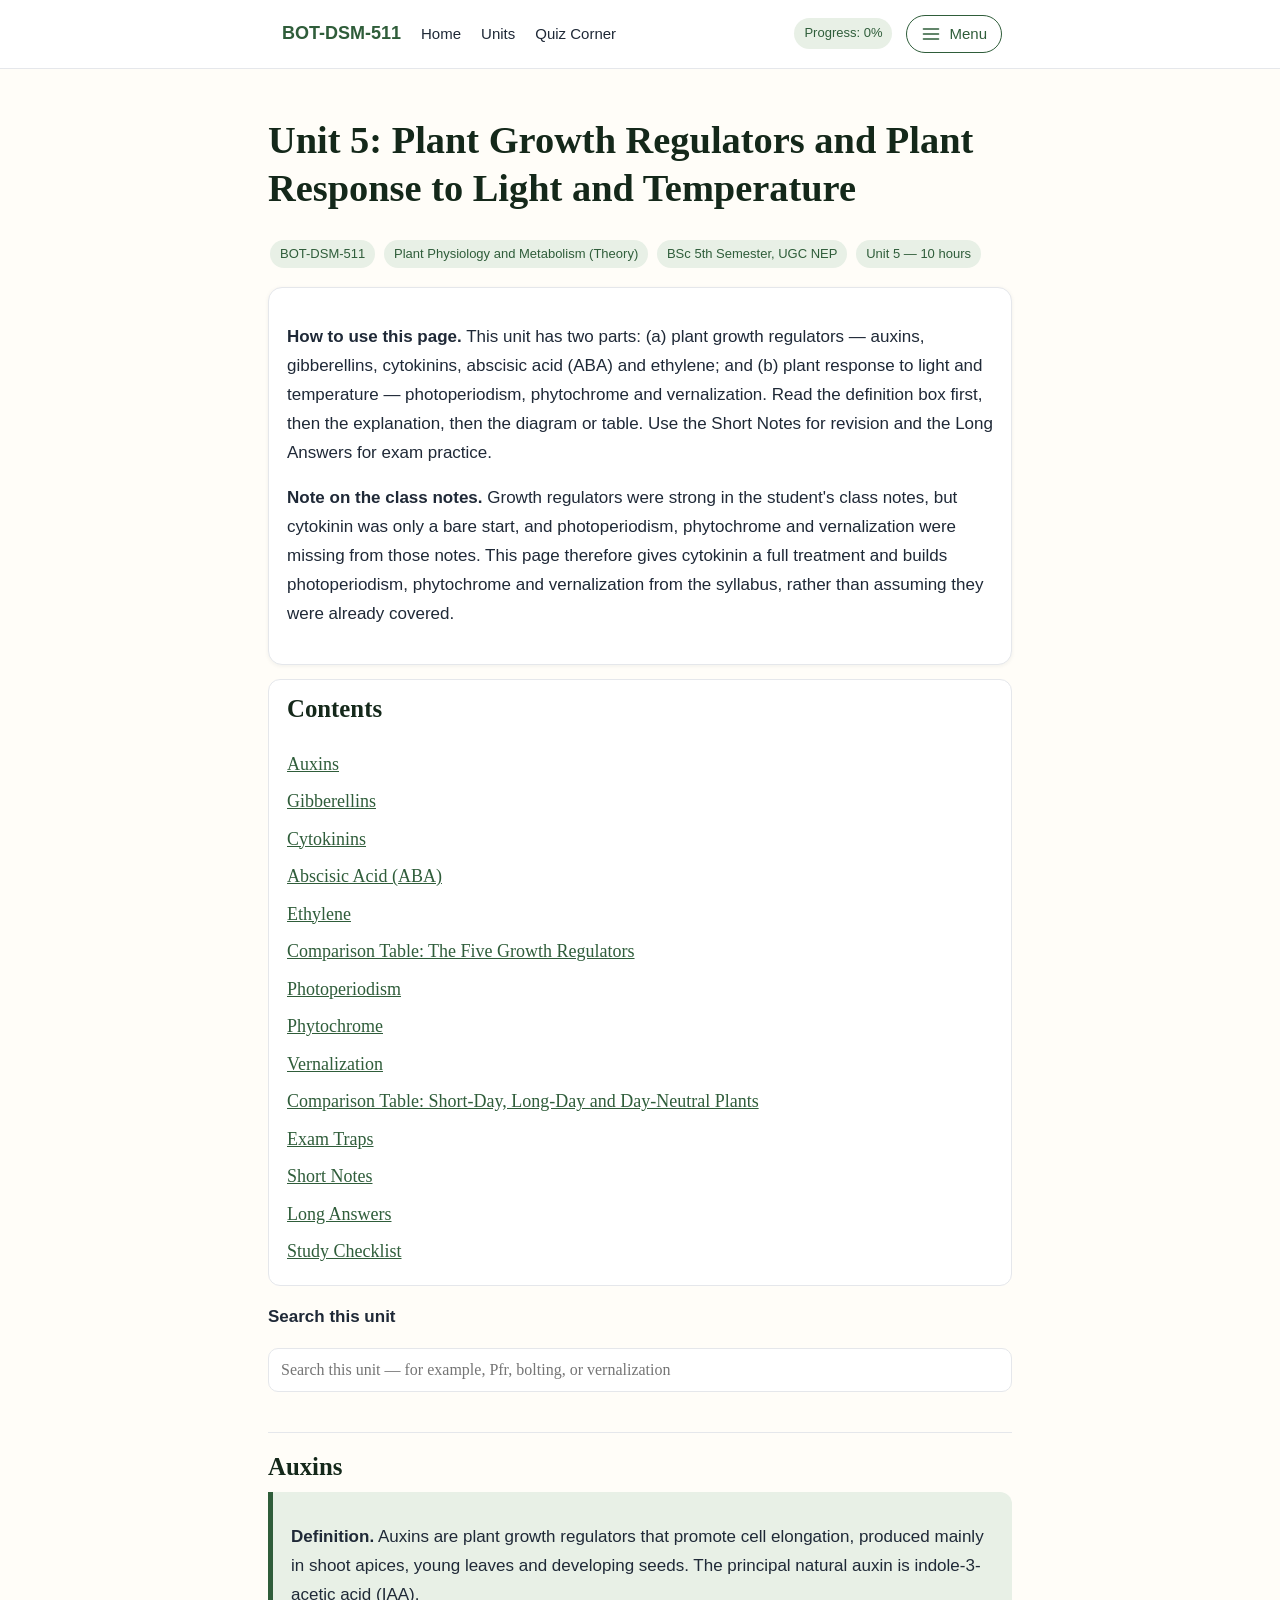
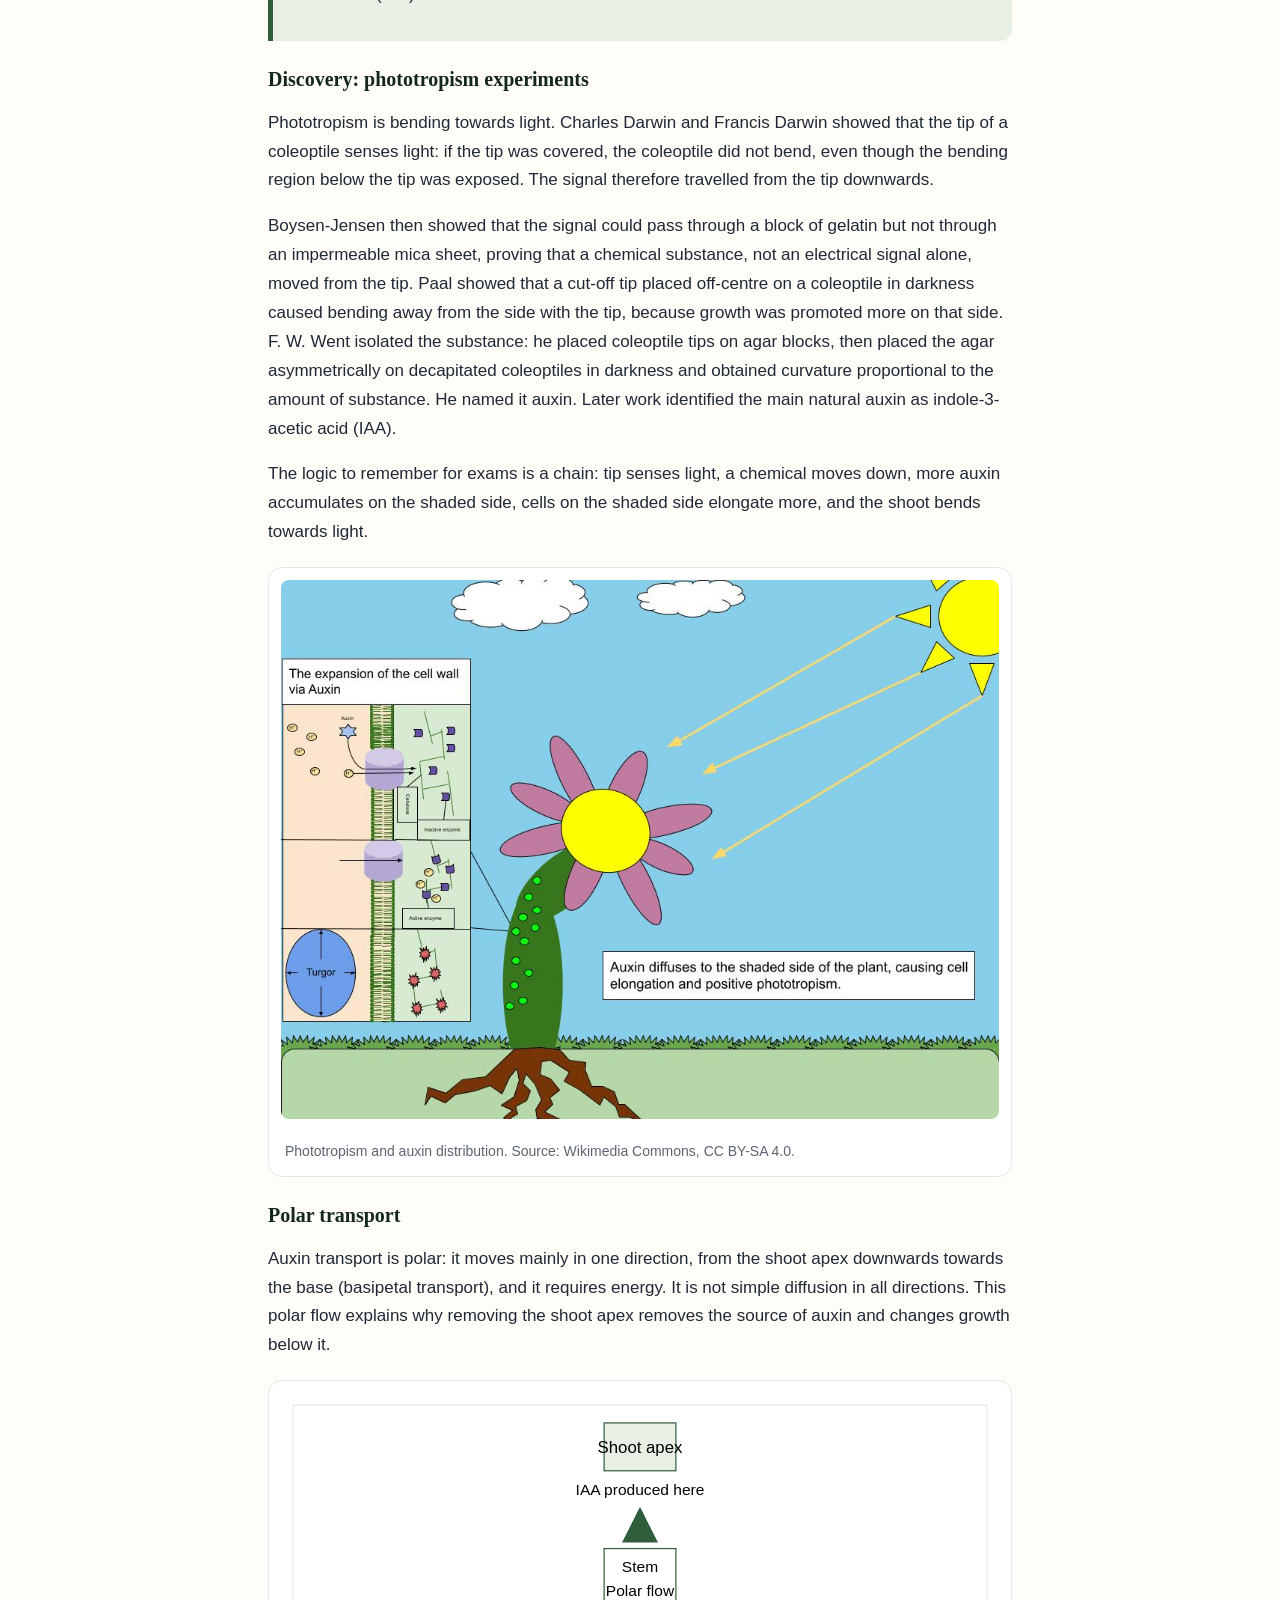
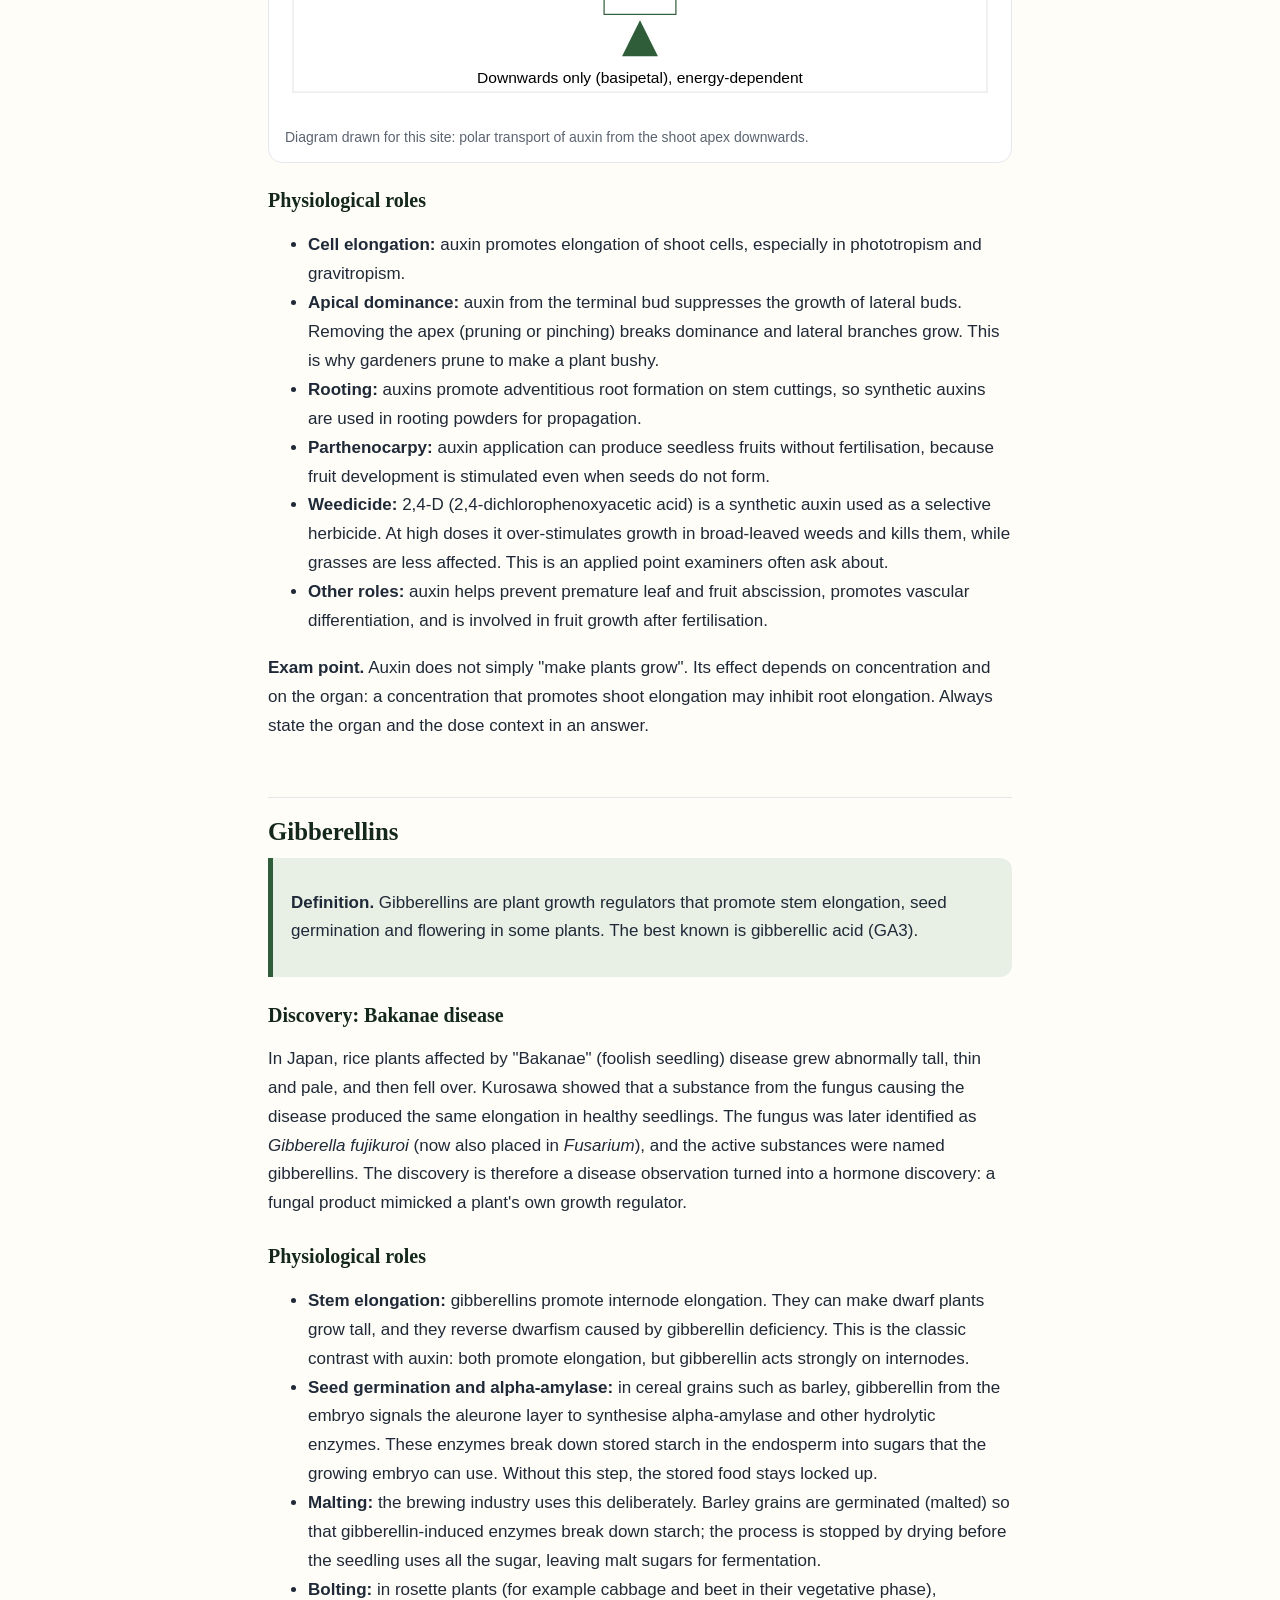
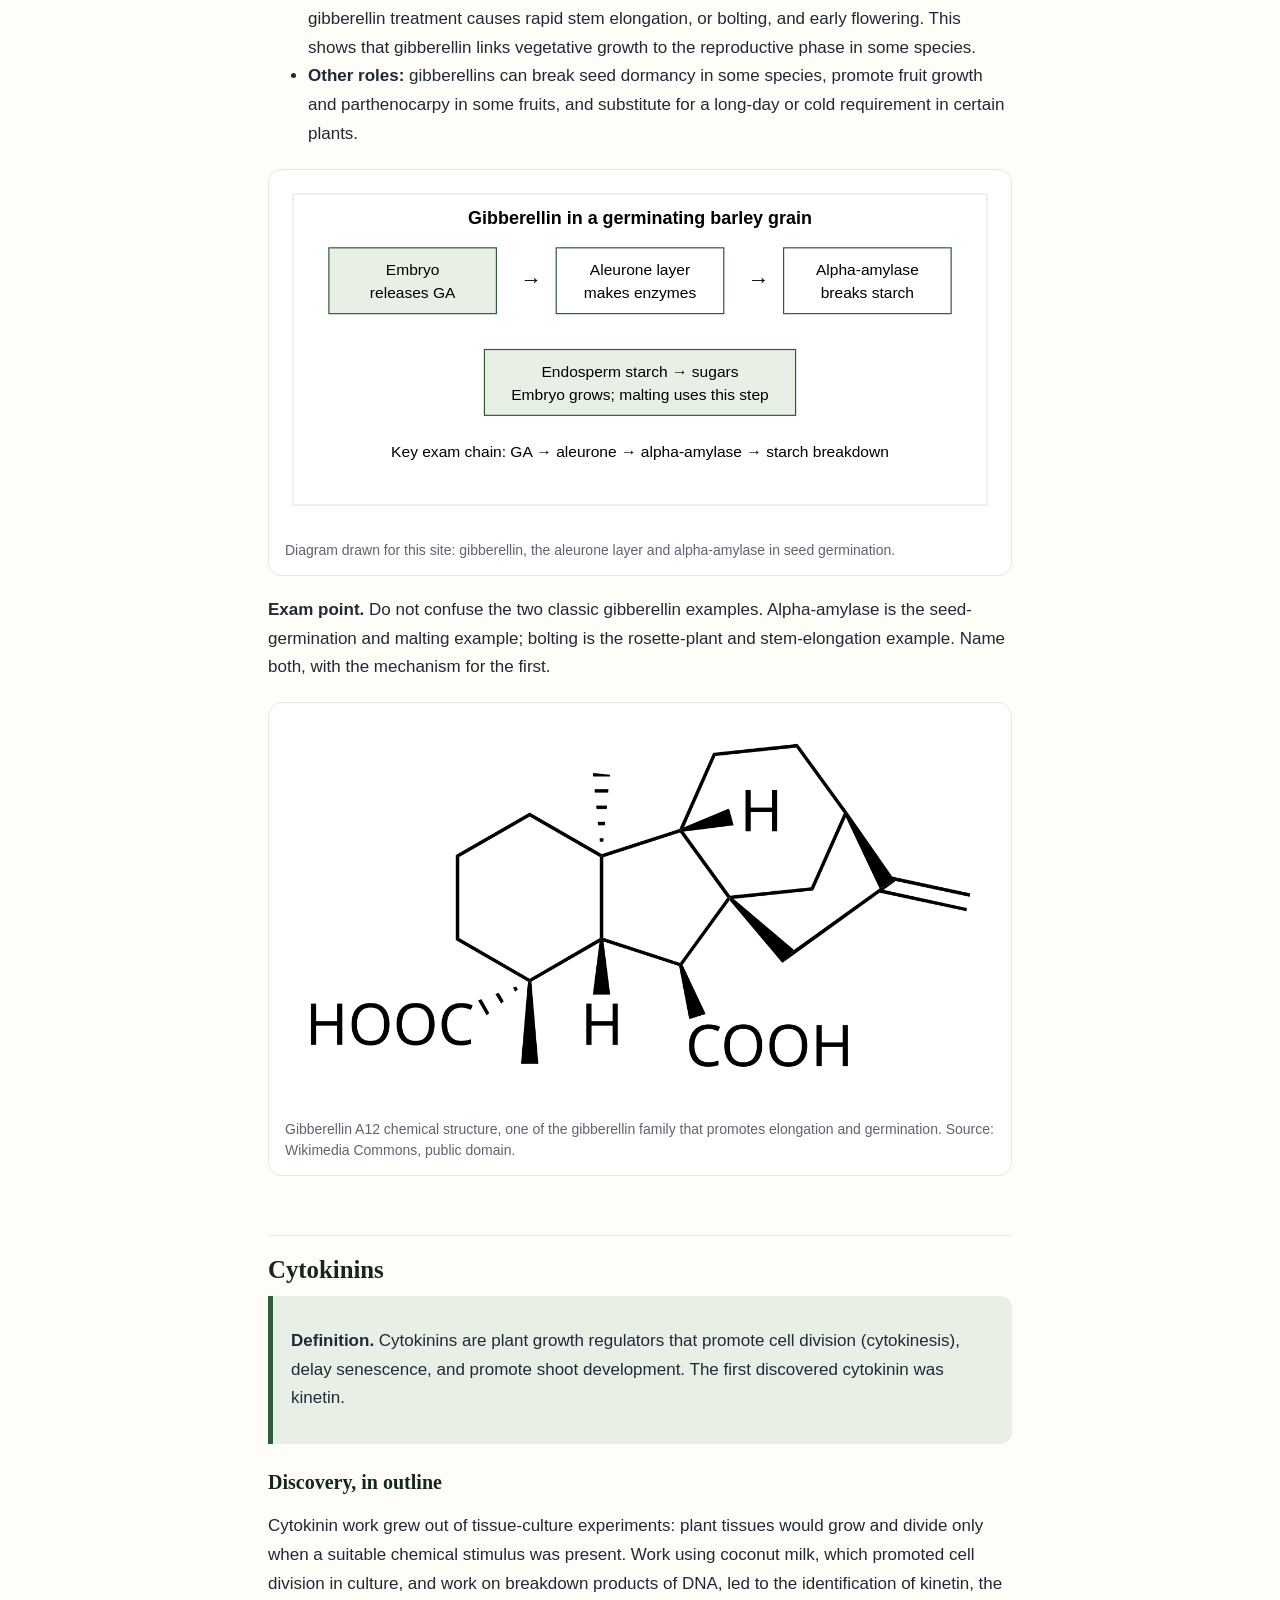
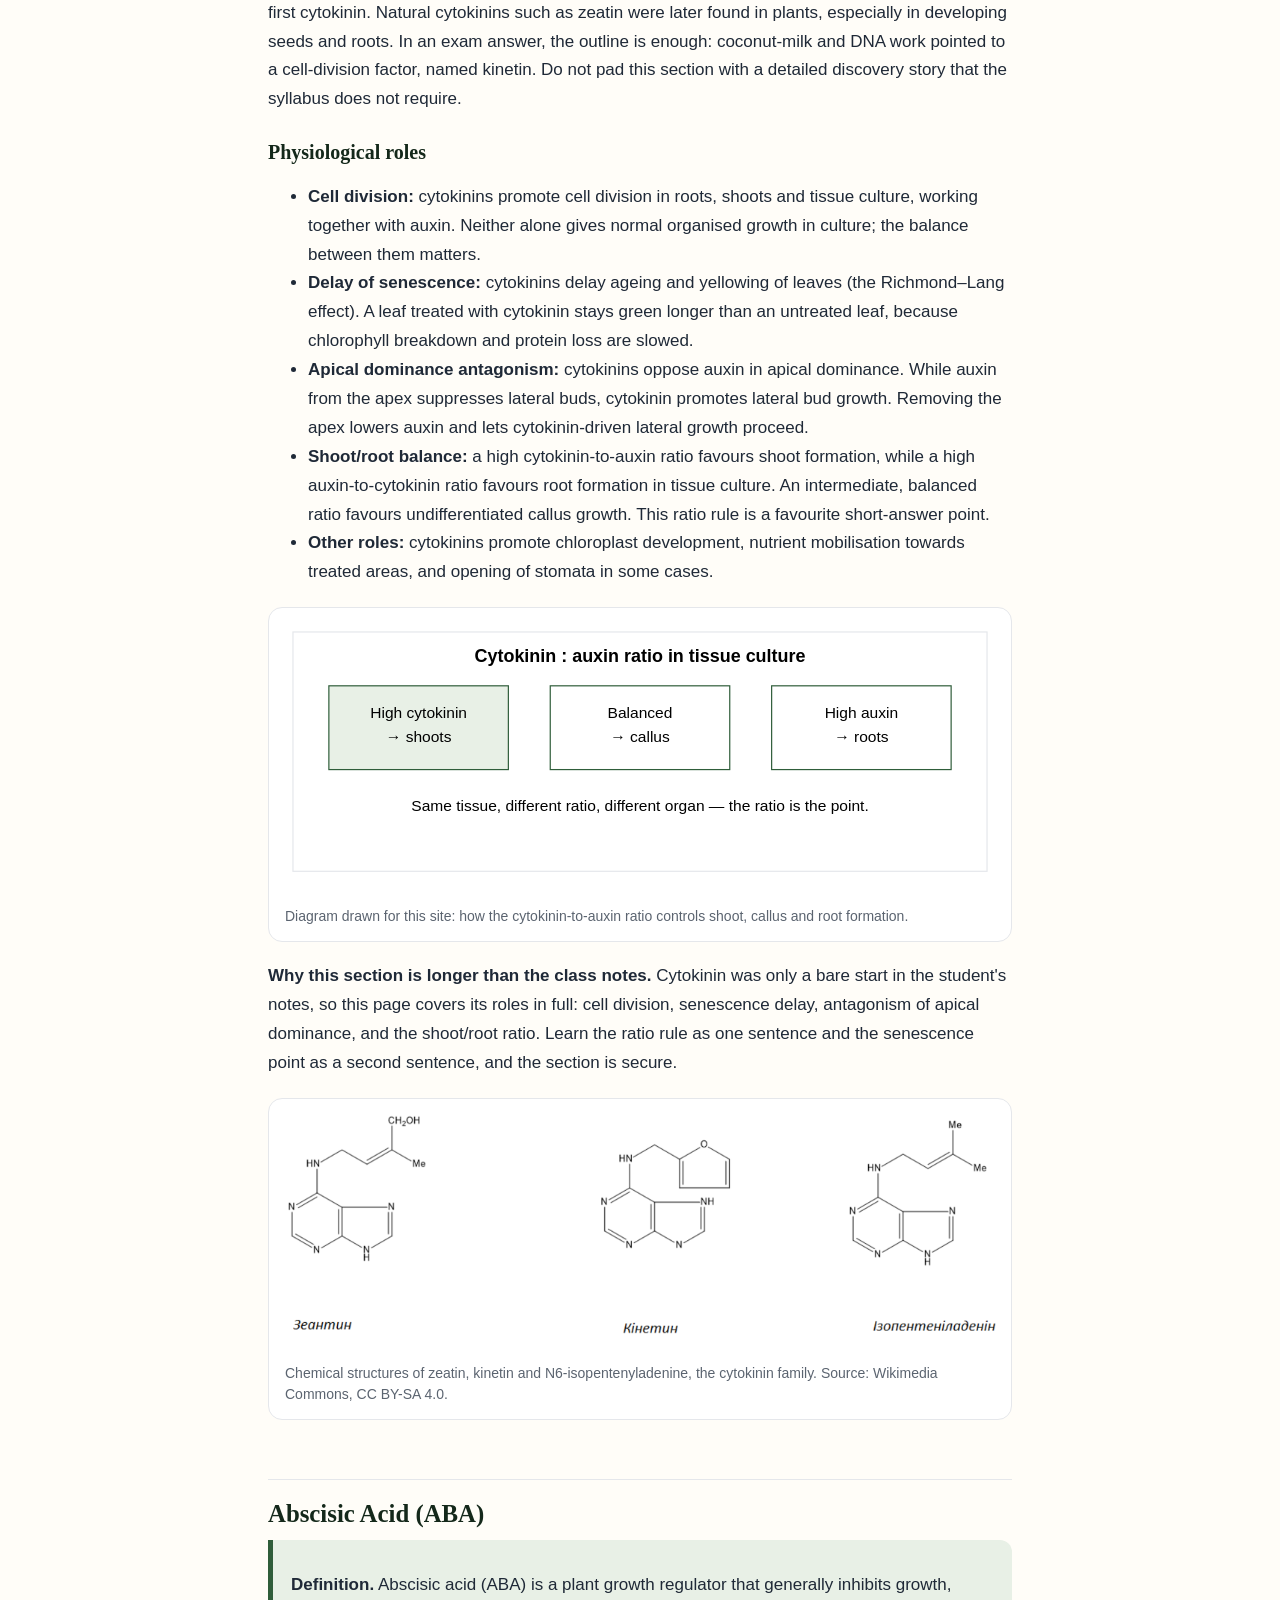
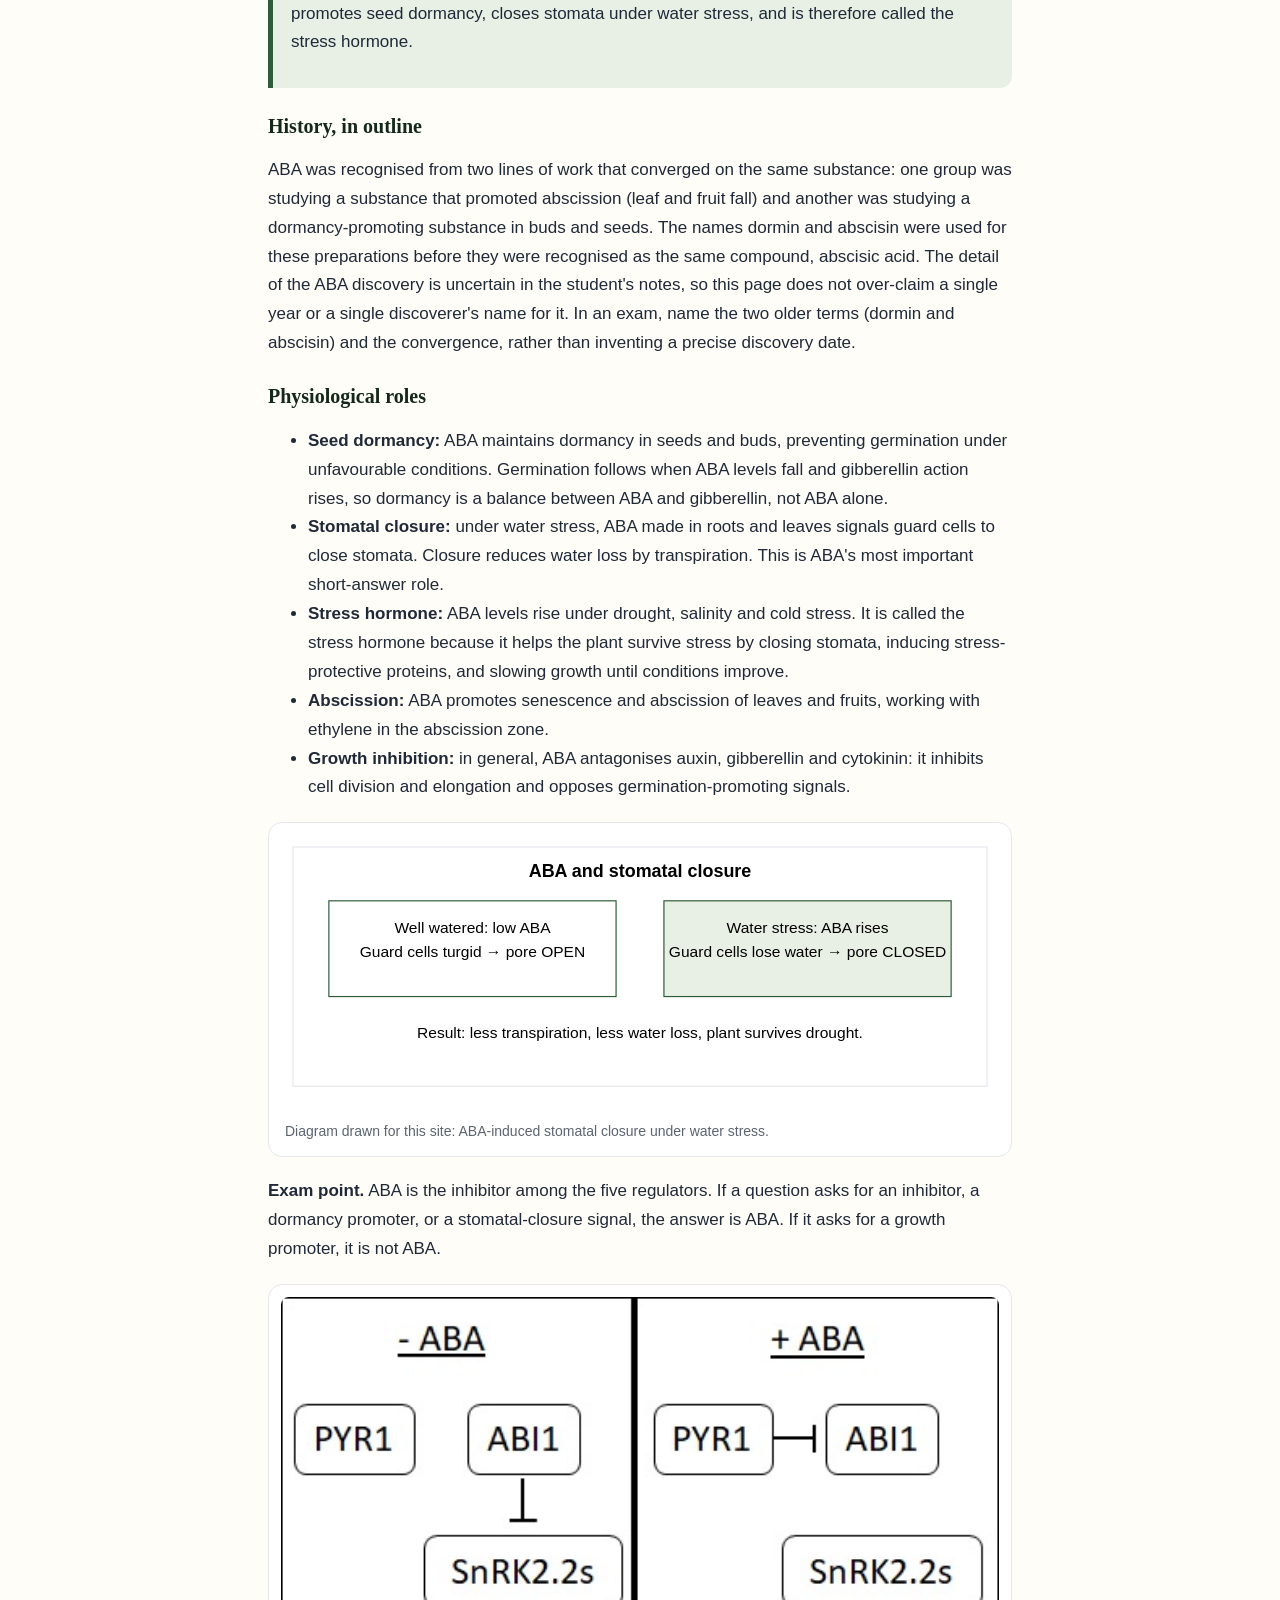
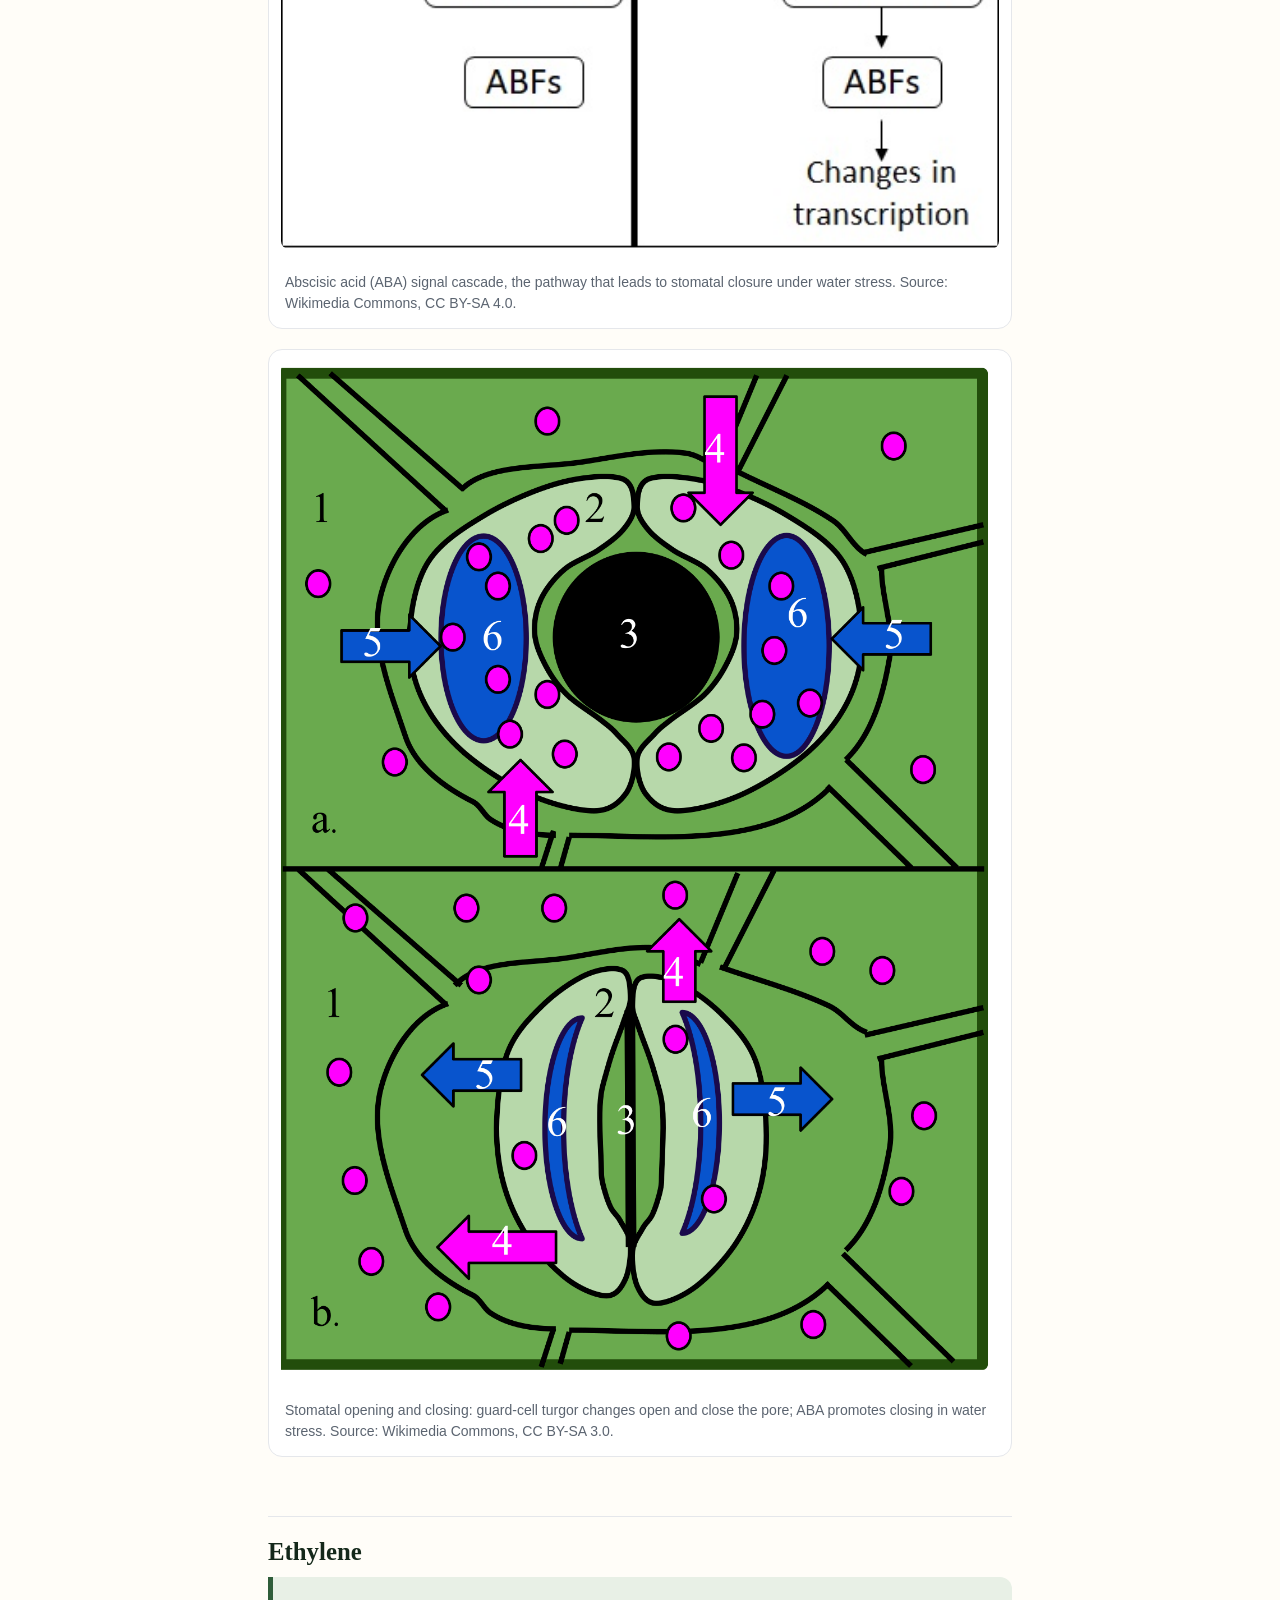
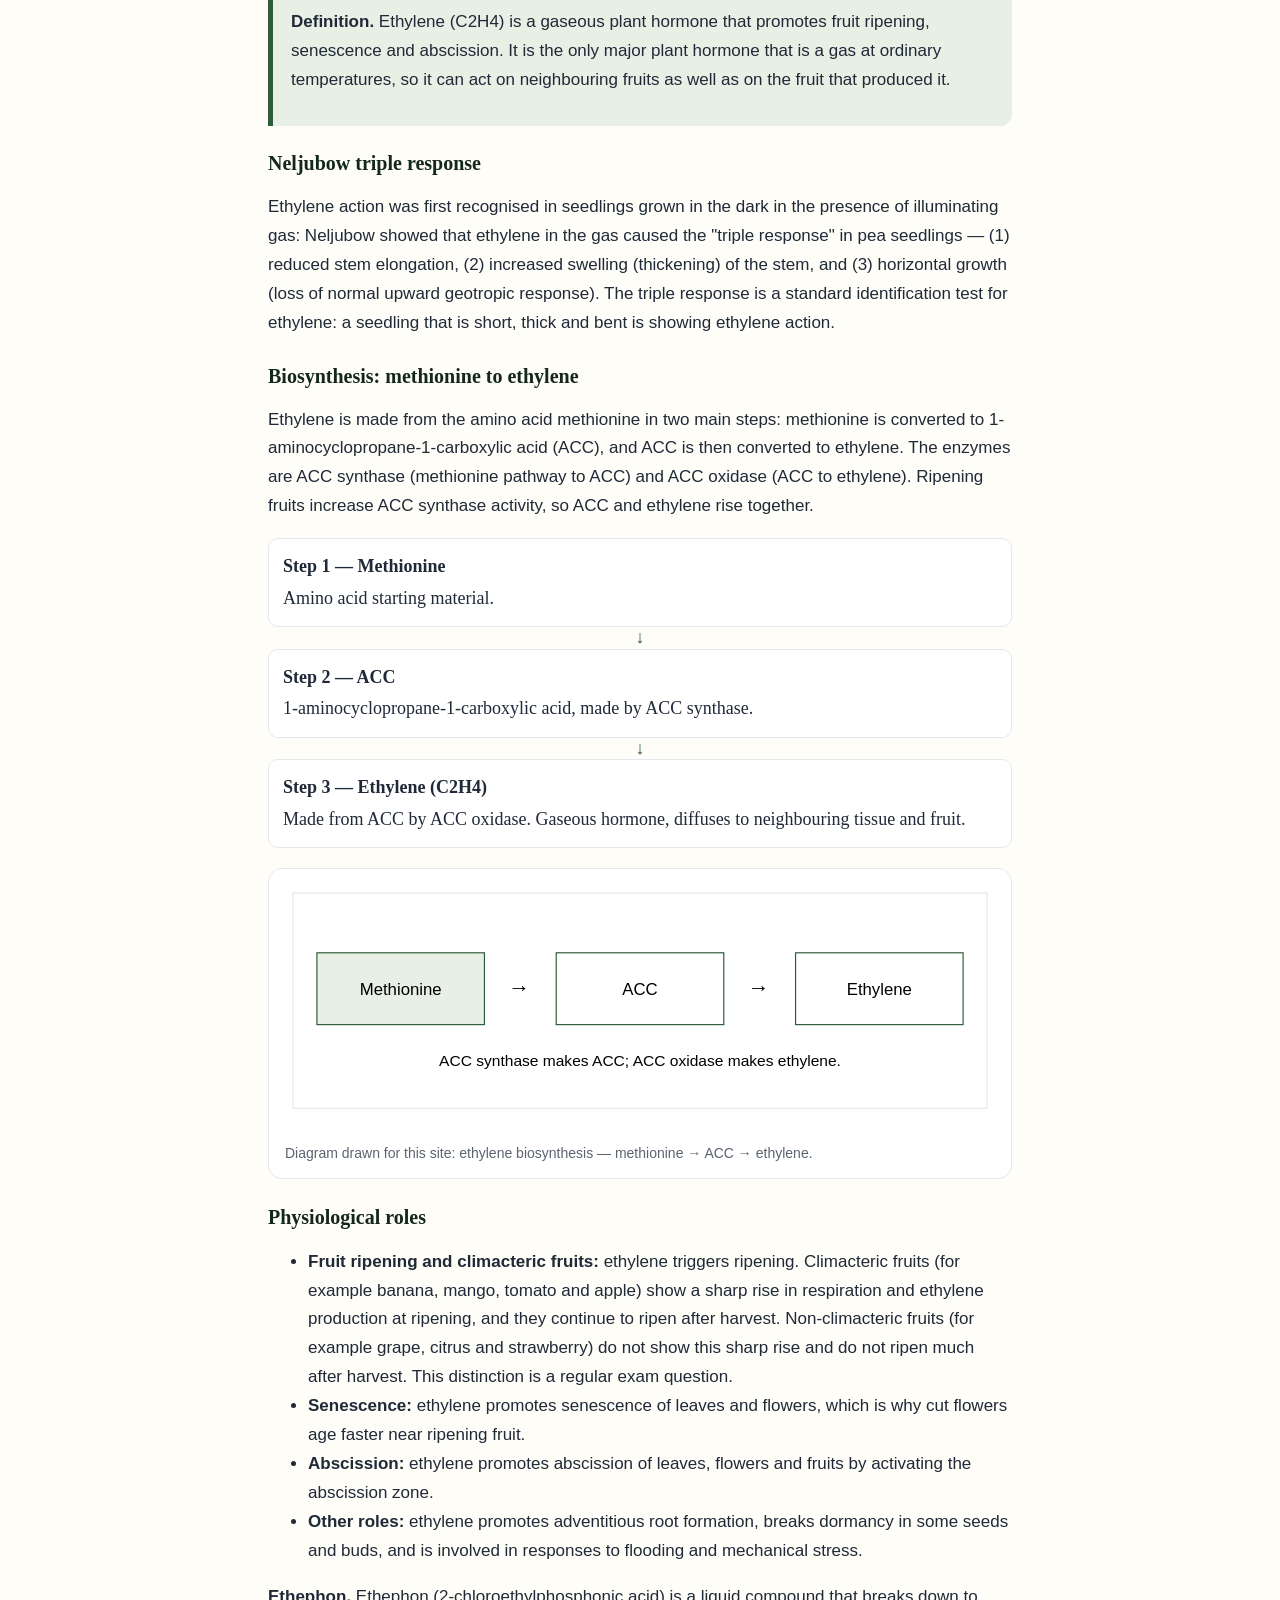
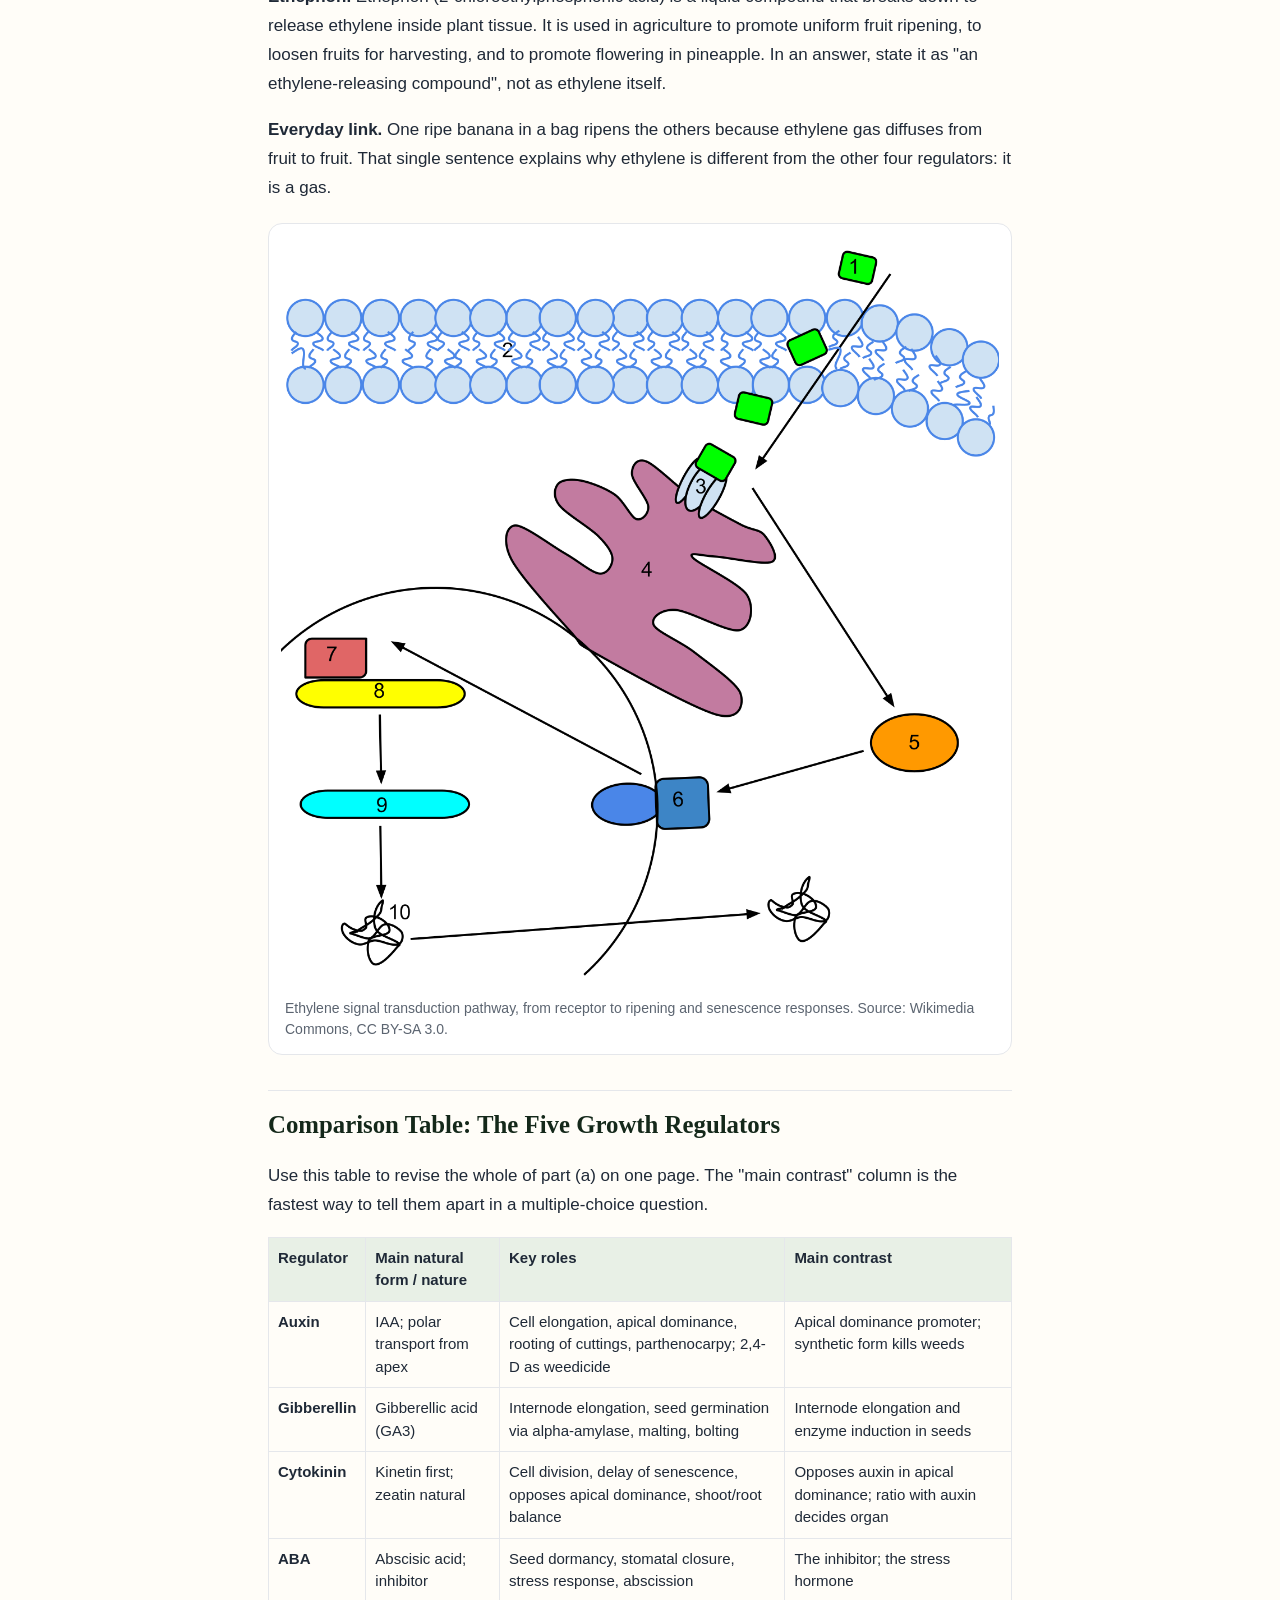
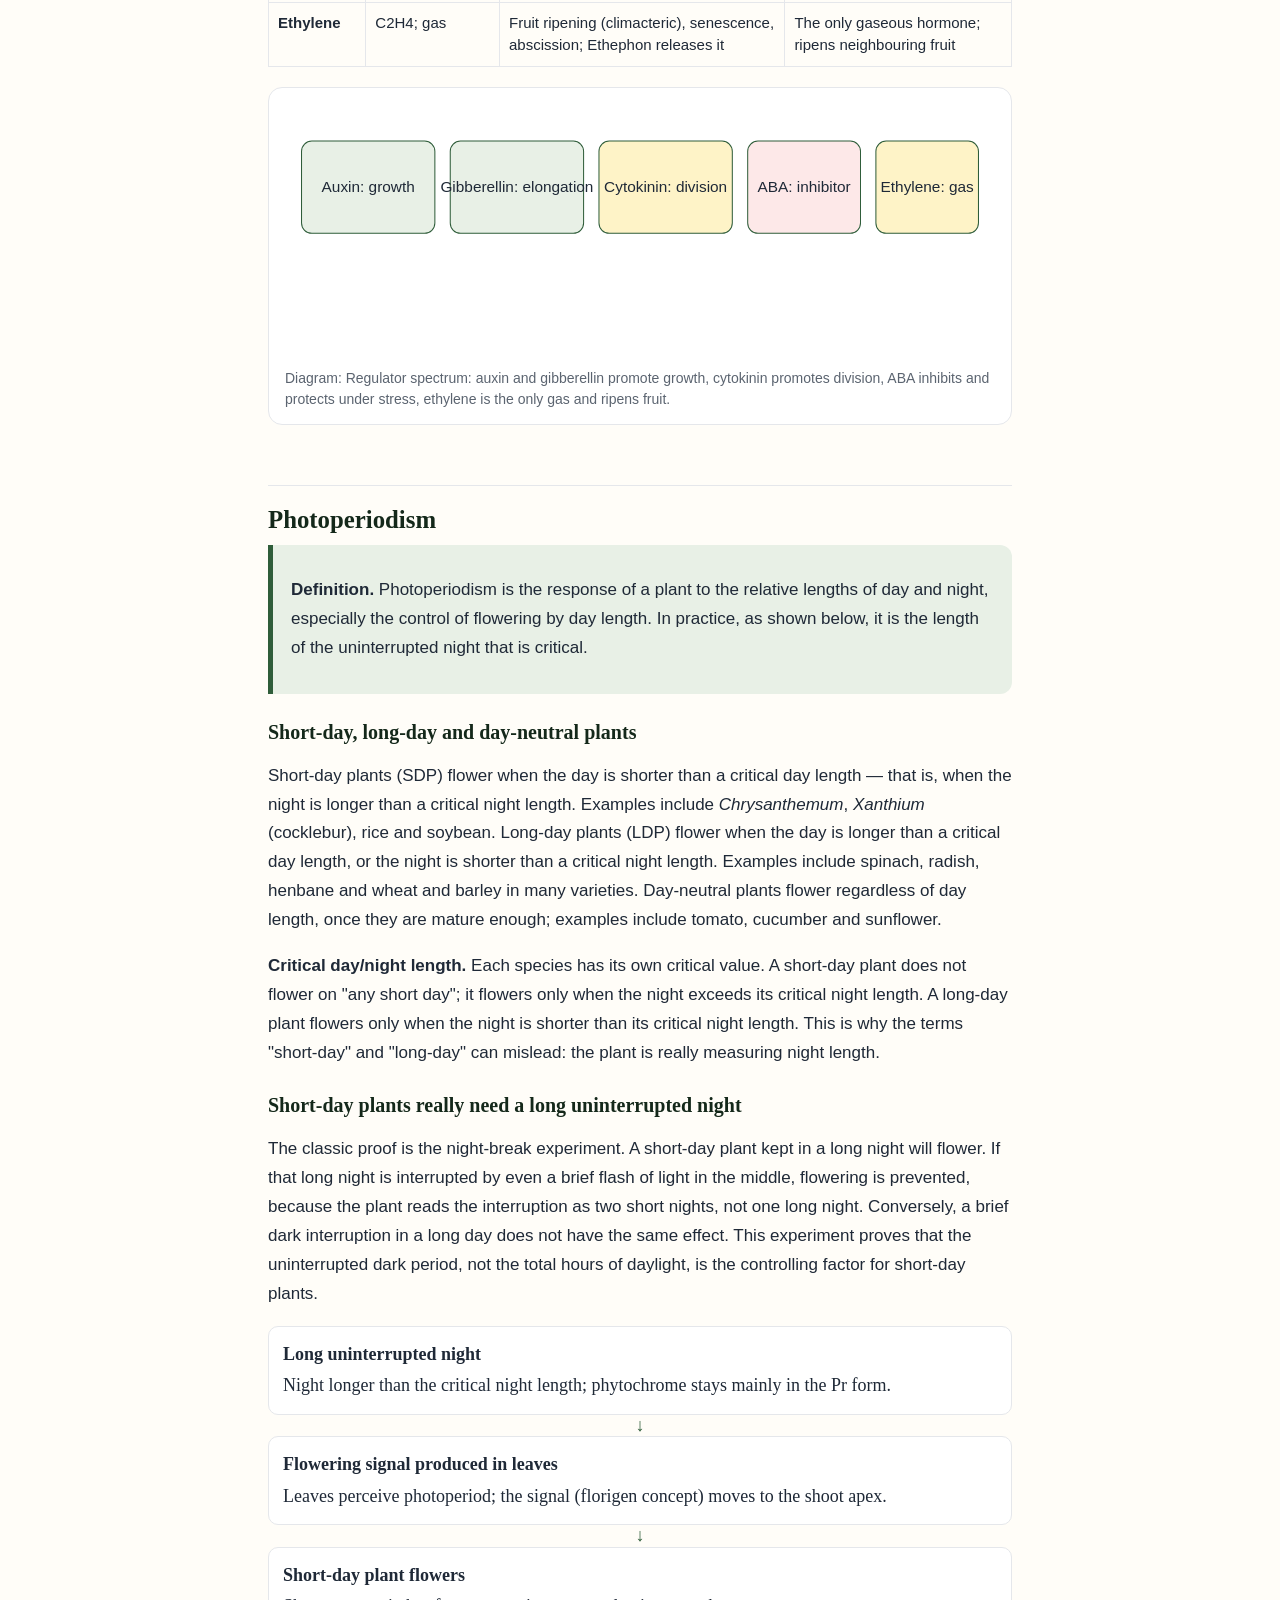
<file: bot/units/unit5.html>
<!DOCTYPE html>
<html lang="en">
<head>
<meta charset="utf-8">
<meta name="viewport" content="width=device-width, initial-scale=1">
<title>Unit 5 — Plant Growth Regulators and Plant Response to Light and Temperature | BOT-DSM-511</title>
<link rel="stylesheet" href="../assets/css/style.css">
</head>
<body data-unit="units/">
<header class="site"><div class="nav"><a class="brand" href="../index.html">BOT-DSM-511</a><nav class="nav-primary" aria-label="Primary"><a href="../index.html">Home</a><a href="../syllabus.html">Units</a><a href="../quiz.html">Quiz Corner</a></nav><span class="header-progress" id="headerProgress">Progress: 0%</span><button class="menu-toggle" id="menuToggle" type="button" aria-expanded="false" aria-controls="siteMenu" aria-label="Open menu"><svg viewBox="0 0 24 24" width="20" height="20" aria-hidden="true"><path d="M3 6h18M3 12h18M3 18h18" stroke="currentColor" stroke-width="2" stroke-linecap="round" fill="none"/></svg><span>Menu</span></button><div class="site-menu" id="siteMenu" hidden><p class="menu-heading">Units</p><a href="../units/unit1.html">Unit 1 — Water relations &amp; mineral nutrition</a><a href="../units/unit2.html">Unit 2 — Translocation in phloem</a><a href="../units/unit3.html">Unit 3 — Photosynthesis &amp; respiration</a><a href="../units/unit4.html">Unit 4 — Enzymes &amp; nitrogen metabolism</a><a href="../units/unit5.html">Unit 5 — Growth regulators &amp; light/temperature</a><p class="menu-heading">Study</p><a href="../quiz.html">Quiz Corner</a><a href="../mcq.html">MCQs</a><a href="../pyq.html">Dec 2025 PYQ</a><a href="../model-papers.html">Model Papers</a><a href="../syllabus.html">Syllabus</a><a href="../credits.html">Image Credits</a></div></div></header>
<main>
<h1>Unit 5: Plant Growth Regulators and Plant Response to Light and Temperature</h1>
<p><span class="pill">BOT-DSM-511</span> <span class="pill">Plant Physiology and Metabolism (Theory)</span> <span class="pill">BSc 5th Semester, UGC NEP</span> <span class="pill">Unit 5 — 10 hours</span></p>
<div class="card">
<p><strong>How to use this page.</strong> This unit has two parts: (a) plant growth regulators — auxins, gibberellins, cytokinins, abscisic acid (ABA) and ethylene; and (b) plant response to light and temperature — photoperiodism, phytochrome and vernalization. Read the definition box first, then the explanation, then the diagram or table. Use the Short Notes for revision and the Long Answers for exam practice.</p>
<p><strong>Note on the class notes.</strong> Growth regulators were strong in the student's class notes, but cytokinin was only a bare start, and photoperiodism, phytochrome and vernalization were missing from those notes. This page therefore gives cytokinin a full treatment and builds photoperiodism, phytochrome and vernalization from the syllabus, rather than assuming they were already covered.</p>
</div>

<nav class="toc" aria-label="Contents">
<h2 style="border-top:none;padding-top:0;margin-top:0;">Contents</h2>
<a href="#auxins">Auxins</a>
<a href="#gibberellins">Gibberellins</a>
<a href="#cytokinins">Cytokinins</a>
<a href="#aba">Abscisic Acid (ABA)</a>
<a href="#ethylene">Ethylene</a>
<a href="#comparison-regulators">Comparison Table: The Five Growth Regulators</a>
<a href="#photoperiodism">Photoperiodism</a>
<a href="#phytochrome">Phytochrome</a>
<a href="#vernalization">Vernalization</a>
<a href="#comparison-photoperiod">Comparison Table: Short-Day, Long-Day and Day-Neutral Plants</a>
<a href="#traps">Exam Traps</a>
<a href="#short-notes">Short Notes</a>
<a href="#long-answers">Long Answers</a>
<a href="#checklist">Study Checklist</a>
</nav>

<p><label for="pageSearch"><strong>Search this unit</strong></label></p>
<input class="searchbox" id="pageSearch" type="search" placeholder="Search this unit — for example, Pfr, bolting, or vernalization">

<!-- ==================== AUXINS ==================== -->
<section class="topic" id="auxins">
<h2>Auxins</h2>
<div class="def">
<p><strong>Definition.</strong> Auxins are plant growth regulators that promote cell elongation, produced mainly in shoot apices, young leaves and developing seeds. The principal natural auxin is indole-3-acetic acid (IAA).</p>
</div>
<h3>Discovery: phototropism experiments</h3>
<p>Phototropism is bending towards light. Charles Darwin and Francis Darwin showed that the tip of a coleoptile senses light: if the tip was covered, the coleoptile did not bend, even though the bending region below the tip was exposed. The signal therefore travelled from the tip downwards.</p>
<p>Boysen-Jensen then showed that the signal could pass through a block of gelatin but not through an impermeable mica sheet, proving that a chemical substance, not an electrical signal alone, moved from the tip. Paal showed that a cut-off tip placed off-centre on a coleoptile in darkness caused bending away from the side with the tip, because growth was promoted more on that side. F. W. Went isolated the substance: he placed coleoptile tips on agar blocks, then placed the agar asymmetrically on decapitated coleoptiles in darkness and obtained curvature proportional to the amount of substance. He named it auxin. Later work identified the main natural auxin as indole-3-acetic acid (IAA).</p>
<p>The logic to remember for exams is a chain: tip senses light, a chemical moves down, more auxin accumulates on the shaded side, cells on the shaded side elongate more, and the shoot bends towards light.</p>
<figure>
<img src="../assets/images/auxin-phototropism.jpg" alt="Diagram of auxin and phototropism in a shoot">
<figcaption>Phototropism and auxin distribution. Source: Wikimedia Commons, CC BY-SA 4.0.</figcaption>
</figure>
<h3>Polar transport</h3>
<p>Auxin transport is polar: it moves mainly in one direction, from the shoot apex downwards towards the base (basipetal transport), and it requires energy. It is not simple diffusion in all directions. This polar flow explains why removing the shoot apex removes the source of auxin and changes growth below it.</p>
<figure>
<svg viewBox="0 0 600 260" role="img" aria-label="Diagram of polar auxin transport from shoot apex downwards">
<rect x="10" y="10" width="580" height="240" fill="#ffffff" stroke="#e5e7eb"/>
<rect x="270" y="25" width="60" height="40" fill="#e8f0e6" stroke="#2f5d3a"/><text x="300" y="50" text-anchor="middle" font-size="14">Shoot apex</text>
<text x="300" y="85" text-anchor="middle" font-size="13">IAA produced here</text>
<polygon points="300,95 285,125 315,125" fill="#2f5d3a"/>
<rect x="270" y="130" width="60" height="55" fill="#ffffff" stroke="#2f5d3a"/><text x="300" y="150" text-anchor="middle" font-size="13">Stem</text><text x="300" y="170" text-anchor="middle" font-size="13">Polar flow</text>
<polygon points="300,190 285,220 315,220" fill="#2f5d3a"/>
<text x="300" y="242" text-anchor="middle" font-size="13">Downwards only (basipetal), energy-dependent</text>
</svg>
<figcaption>Diagram drawn for this site: polar transport of auxin from the shoot apex downwards.</figcaption>
</figure>
<h3>Physiological roles</h3>
<ul>
<li><strong>Cell elongation:</strong> auxin promotes elongation of shoot cells, especially in phototropism and gravitropism.</li>
<li><strong>Apical dominance:</strong> auxin from the terminal bud suppresses the growth of lateral buds. Removing the apex (pruning or pinching) breaks dominance and lateral branches grow. This is why gardeners prune to make a plant bushy.</li>
<li><strong>Rooting:</strong> auxins promote adventitious root formation on stem cuttings, so synthetic auxins are used in rooting powders for propagation.</li>
<li><strong>Parthenocarpy:</strong> auxin application can produce seedless fruits without fertilisation, because fruit development is stimulated even when seeds do not form.</li>
<li><strong>Weedicide:</strong> 2,4-D (2,4-dichlorophenoxyacetic acid) is a synthetic auxin used as a selective herbicide. At high doses it over-stimulates growth in broad-leaved weeds and kills them, while grasses are less affected. This is an applied point examiners often ask about.</li>
<li><strong>Other roles:</strong> auxin helps prevent premature leaf and fruit abscission, promotes vascular differentiation, and is involved in fruit growth after fertilisation.</li>
</ul>
<p><strong>Exam point.</strong> Auxin does not simply "make plants grow". Its effect depends on concentration and on the organ: a concentration that promotes shoot elongation may inhibit root elongation. Always state the organ and the dose context in an answer.</p>
</section>

<!-- ==================== GIBBERELLINS ==================== -->
<section class="topic" id="gibberellins">
<h2>Gibberellins</h2>
<div class="def">
<p><strong>Definition.</strong> Gibberellins are plant growth regulators that promote stem elongation, seed germination and flowering in some plants. The best known is gibberellic acid (GA3).</p>
</div>
<h3>Discovery: Bakanae disease</h3>
<p>In Japan, rice plants affected by "Bakanae" (foolish seedling) disease grew abnormally tall, thin and pale, and then fell over. Kurosawa showed that a substance from the fungus causing the disease produced the same elongation in healthy seedlings. The fungus was later identified as <em>Gibberella fujikuroi</em> (now also placed in <em>Fusarium</em>), and the active substances were named gibberellins. The discovery is therefore a disease observation turned into a hormone discovery: a fungal product mimicked a plant's own growth regulator.</p>
<h3>Physiological roles</h3>
<ul>
<li><strong>Stem elongation:</strong> gibberellins promote internode elongation. They can make dwarf plants grow tall, and they reverse dwarfism caused by gibberellin deficiency. This is the classic contrast with auxin: both promote elongation, but gibberellin acts strongly on internodes.</li>
<li><strong>Seed germination and alpha-amylase:</strong> in cereal grains such as barley, gibberellin from the embryo signals the aleurone layer to synthesise alpha-amylase and other hydrolytic enzymes. These enzymes break down stored starch in the endosperm into sugars that the growing embryo can use. Without this step, the stored food stays locked up.</li>
<li><strong>Malting:</strong> the brewing industry uses this deliberately. Barley grains are germinated (malted) so that gibberellin-induced enzymes break down starch; the process is stopped by drying before the seedling uses all the sugar, leaving malt sugars for fermentation.</li>
<li><strong>Bolting:</strong> in rosette plants (for example cabbage and beet in their vegetative phase), gibberellin treatment causes rapid stem elongation, or bolting, and early flowering. This shows that gibberellin links vegetative growth to the reproductive phase in some species.</li>
<li><strong>Other roles:</strong> gibberellins can break seed dormancy in some species, promote fruit growth and parthenocarpy in some fruits, and substitute for a long-day or cold requirement in certain plants.</li>
</ul>
<figure>
<svg viewBox="0 0 600 280" role="img" aria-label="Diagram of gibberellin action in barley seed germination">
<rect x="10" y="10" width="580" height="260" fill="#ffffff" stroke="#e5e7eb"/>
<text x="300" y="35" text-anchor="middle" font-size="15" font-weight="bold">Gibberellin in a germinating barley grain</text>
<rect x="40" y="55" width="140" height="55" fill="#e8f0e6" stroke="#2f5d3a"/><text x="110" y="78" text-anchor="middle" font-size="13">Embryo</text><text x="110" y="97" text-anchor="middle" font-size="13">releases GA</text>
<text x="200" y="88" font-size="18">→</text>
<rect x="230" y="55" width="140" height="55" fill="#ffffff" stroke="#2f5d3a"/><text x="300" y="78" text-anchor="middle" font-size="13">Aleurone layer</text><text x="300" y="97" text-anchor="middle" font-size="13">makes enzymes</text>
<text x="390" y="88" font-size="18">→</text>
<rect x="420" y="55" width="140" height="55" fill="#ffffff" stroke="#2f5d3a"/><text x="300" y="0" font-size="1"></text><text x="490" y="78" text-anchor="middle" font-size="13">Alpha-amylase</text><text x="490" y="97" text-anchor="middle" font-size="13">breaks starch</text>
<rect x="170" y="140" width="260" height="55" fill="#e8f0e6" stroke="#2f5d3a"/><text x="300" y="163" text-anchor="middle" font-size="13">Endosperm starch → sugars</text><text x="300" y="182" text-anchor="middle" font-size="13">Embryo grows; malting uses this step</text>
<text x="300" y="230" text-anchor="middle" font-size="13">Key exam chain: GA → aleurone → alpha-amylase → starch breakdown</text>
</svg>
<figcaption>Diagram drawn for this site: gibberellin, the aleurone layer and alpha-amylase in seed germination.</figcaption>
</figure>
<p><strong>Exam point.</strong> Do not confuse the two classic gibberellin examples. Alpha-amylase is the seed-germination and malting example; bolting is the rosette-plant and stem-elongation example. Name both, with the mechanism for the first.</p>

<figure><img src="../assets/images/gibberellin-structure.png" alt="Gibberellin A12 chemical structure, one of the gibberellin family that promotes "><figcaption>Gibberellin A12 chemical structure, one of the gibberellin family that promotes elongation and germination. Source: Wikimedia Commons, public domain.</figcaption></figure>
</section>

<!-- ==================== CYTOKININS ==================== -->
<section class="topic" id="cytokinins">
<h2>Cytokinins</h2>
<div class="def">
<p><strong>Definition.</strong> Cytokinins are plant growth regulators that promote cell division (cytokinesis), delay senescence, and promote shoot development. The first discovered cytokinin was kinetin.</p>
</div>
<h3>Discovery, in outline</h3>
<p>Cytokinin work grew out of tissue-culture experiments: plant tissues would grow and divide only when a suitable chemical stimulus was present. Work using coconut milk, which promoted cell division in culture, and work on breakdown products of DNA, led to the identification of kinetin, the first cytokinin. Natural cytokinins such as zeatin were later found in plants, especially in developing seeds and roots. In an exam answer, the outline is enough: coconut-milk and DNA work pointed to a cell-division factor, named kinetin. Do not pad this section with a detailed discovery story that the syllabus does not require.</p>
<h3>Physiological roles</h3>
<ul>
<li><strong>Cell division:</strong> cytokinins promote cell division in roots, shoots and tissue culture, working together with auxin. Neither alone gives normal organised growth in culture; the balance between them matters.</li>
<li><strong>Delay of senescence:</strong> cytokinins delay ageing and yellowing of leaves (the Richmond–Lang effect). A leaf treated with cytokinin stays green longer than an untreated leaf, because chlorophyll breakdown and protein loss are slowed.</li>
<li><strong>Apical dominance antagonism:</strong> cytokinins oppose auxin in apical dominance. While auxin from the apex suppresses lateral buds, cytokinin promotes lateral bud growth. Removing the apex lowers auxin and lets cytokinin-driven lateral growth proceed.</li>
<li><strong>Shoot/root balance:</strong> a high cytokinin-to-auxin ratio favours shoot formation, while a high auxin-to-cytokinin ratio favours root formation in tissue culture. An intermediate, balanced ratio favours undifferentiated callus growth. This ratio rule is a favourite short-answer point.</li>
<li><strong>Other roles:</strong> cytokinins promote chloroplast development, nutrient mobilisation towards treated areas, and opening of stomata in some cases.</li>
</ul>
<figure>
<svg viewBox="0 0 600 220" role="img" aria-label="Diagram of cytokinin to auxin ratio controlling shoot and root formation">
<rect x="10" y="10" width="580" height="200" fill="#ffffff" stroke="#e5e7eb"/>
<text x="300" y="35" text-anchor="middle" font-size="15" font-weight="bold">Cytokinin : auxin ratio in tissue culture</text>
<rect x="40" y="55" width="150" height="70" fill="#e8f0e6" stroke="#2f5d3a"/><text x="115" y="82" text-anchor="middle" font-size="13">High cytokinin</text><text x="115" y="102" text-anchor="middle" font-size="13">→ shoots</text>
<rect x="225" y="55" width="150" height="70" fill="#ffffff" stroke="#2f5d3a"/><text x="300" y="82" text-anchor="middle" font-size="13">Balanced</text><text x="300" y="102" text-anchor="middle" font-size="13">→ callus</text>
<rect x="410" y="55" width="150" height="70" fill="#ffffff" stroke="#2f5d3a"/><text x="485" y="82" text-anchor="middle" font-size="13">High auxin</text><text x="485" y="102" text-anchor="middle" font-size="13">→ roots</text>
<text x="300" y="160" text-anchor="middle" font-size="13">Same tissue, different ratio, different organ — the ratio is the point.</text>
</svg>
<figcaption>Diagram drawn for this site: how the cytokinin-to-auxin ratio controls shoot, callus and root formation.</figcaption>
</figure>
<p><strong>Why this section is longer than the class notes.</strong> Cytokinin was only a bare start in the student's notes, so this page covers its roles in full: cell division, senescence delay, antagonism of apical dominance, and the shoot/root ratio. Learn the ratio rule as one sentence and the senescence point as a second sentence, and the section is secure.</p>

<figure><img src="../assets/images/cytokinin-structures.png" alt="Chemical structures of zeatin, kinetin and N6-isopentenyladenine, the cytokinin "><figcaption>Chemical structures of zeatin, kinetin and N6-isopentenyladenine, the cytokinin family. Source: Wikimedia Commons, CC BY-SA 4.0.</figcaption></figure>
</section>

<!-- ==================== ABA ==================== -->
<section class="topic" id="aba">
<h2>Abscisic Acid (ABA)</h2>
<div class="def">
<p><strong>Definition.</strong> Abscisic acid (ABA) is a plant growth regulator that generally inhibits growth, promotes seed dormancy, closes stomata under water stress, and is therefore called the stress hormone.</p>
</div>
<h3>History, in outline</h3>
<p>ABA was recognised from two lines of work that converged on the same substance: one group was studying a substance that promoted abscission (leaf and fruit fall) and another was studying a dormancy-promoting substance in buds and seeds. The names dormin and abscisin were used for these preparations before they were recognised as the same compound, abscisic acid. The detail of the ABA discovery is uncertain in the student's notes, so this page does not over-claim a single year or a single discoverer's name for it. In an exam, name the two older terms (dormin and abscisin) and the convergence, rather than inventing a precise discovery date.</p>
<h3>Physiological roles</h3>
<ul>
<li><strong>Seed dormancy:</strong> ABA maintains dormancy in seeds and buds, preventing germination under unfavourable conditions. Germination follows when ABA levels fall and gibberellin action rises, so dormancy is a balance between ABA and gibberellin, not ABA alone.</li>
<li><strong>Stomatal closure:</strong> under water stress, ABA made in roots and leaves signals guard cells to close stomata. Closure reduces water loss by transpiration. This is ABA's most important short-answer role.</li>
<li><strong>Stress hormone:</strong> ABA levels rise under drought, salinity and cold stress. It is called the stress hormone because it helps the plant survive stress by closing stomata, inducing stress-protective proteins, and slowing growth until conditions improve.</li>
<li><strong>Abscission:</strong> ABA promotes senescence and abscission of leaves and fruits, working with ethylene in the abscission zone.</li>
<li><strong>Growth inhibition:</strong> in general, ABA antagonises auxin, gibberellin and cytokinin: it inhibits cell division and elongation and opposes germination-promoting signals.</li>
</ul>
<figure>
<svg viewBox="0 0 600 220" role="img" aria-label="Diagram of ABA closing stomata under water stress">
<rect x="10" y="10" width="580" height="200" fill="#ffffff" stroke="#e5e7eb"/>
<text x="300" y="35" text-anchor="middle" font-size="15" font-weight="bold">ABA and stomatal closure</text>
<rect x="40" y="55" width="240" height="80" fill="#ffffff" stroke="#2f5d3a"/><text x="160" y="82" text-anchor="middle" font-size="13">Well watered: low ABA</text><text x="160" y="102" text-anchor="middle" font-size="13">Guard cells turgid → pore OPEN</text>
<rect x="320" y="55" width="240" height="80" fill="#e8f0e6" stroke="#2f5d3a"/><text x="440" y="82" text-anchor="middle" font-size="13">Water stress: ABA rises</text><text x="440" y="102" text-anchor="middle" font-size="13">Guard cells lose water → pore CLOSED</text>
<text x="300" y="170" text-anchor="middle" font-size="13">Result: less transpiration, less water loss, plant survives drought.</text>
</svg>
<figcaption>Diagram drawn for this site: ABA-induced stomatal closure under water stress.</figcaption>
</figure>
<p><strong>Exam point.</strong> ABA is the inhibitor among the five regulators. If a question asks for an inhibitor, a dormancy promoter, or a stomatal-closure signal, the answer is ABA. If it asks for a growth promoter, it is not ABA.</p>

<figure><img src="../assets/images/aba-plant.jpg" alt="Abscisic acid (ABA) signal cascade, the pathway that leads to stomatal closure u"><figcaption>Abscisic acid (ABA) signal cascade, the pathway that leads to stomatal closure under water stress. Source: Wikimedia Commons, CC BY-SA 4.0.</figcaption></figure>
<figure><img src="../assets/images/stoma-opening-closing.png" alt="Stomatal opening and closing: guard-cell turgor changes open and close the pore; ABA promotes closing in water stress"><figcaption>Stomatal opening and closing: guard-cell turgor changes open and close the pore; ABA promotes closing in water stress. Source: Wikimedia Commons, CC BY-SA 3.0.</figcaption></figure></section>

<!-- ==================== ETHYLENE ==================== -->
<section class="topic" id="ethylene">
<h2>Ethylene</h2>
<div class="def">
<p><strong>Definition.</strong> Ethylene (C2H4) is a gaseous plant hormone that promotes fruit ripening, senescence and abscission. It is the only major plant hormone that is a gas at ordinary temperatures, so it can act on neighbouring fruits as well as on the fruit that produced it.</p>
</div>
<h3>Neljubow triple response</h3>
<p>Ethylene action was first recognised in seedlings grown in the dark in the presence of illuminating gas: Neljubow showed that ethylene in the gas caused the "triple response" in pea seedlings — (1) reduced stem elongation, (2) increased swelling (thickening) of the stem, and (3) horizontal growth (loss of normal upward geotropic response). The triple response is a standard identification test for ethylene: a seedling that is short, thick and bent is showing ethylene action.</p>
<h3>Biosynthesis: methionine to ethylene</h3>
<p>Ethylene is made from the amino acid methionine in two main steps: methionine is converted to 1-aminocyclopropane-1-carboxylic acid (ACC), and ACC is then converted to ethylene. The enzymes are ACC synthase (methionine pathway to ACC) and ACC oxidase (ACC to ethylene). Ripening fruits increase ACC synthase activity, so ACC and ethylene rise together.</p>
<div class="flow" aria-label="Flowchart of ethylene biosynthesis">
<div class="flow-step"><strong>Step 1 — Methionine</strong><br>Amino acid starting material.</div>
<div class="flow-arrow">↓</div>
<div class="flow-step"><strong>Step 2 — ACC</strong><br>1-aminocyclopropane-1-carboxylic acid, made by ACC synthase.</div>
<div class="flow-arrow">↓</div>
<div class="flow-step"><strong>Step 3 — Ethylene (C2H4)</strong><br>Made from ACC by ACC oxidase. Gaseous hormone, diffuses to neighbouring tissue and fruit.</div>
</div>
<figure>
<svg viewBox="0 0 600 200" role="img" aria-label="Diagram of ethylene biosynthesis from methionine through ACC to ethylene">
<rect x="10" y="10" width="580" height="180" fill="#ffffff" stroke="#e5e7eb"/>
<rect x="30" y="60" width="140" height="60" fill="#e8f0e6" stroke="#2f5d3a"/><text x="100" y="95" text-anchor="middle" font-size="14">Methionine</text>
<text x="190" y="95" font-size="18">→</text>
<rect x="230" y="60" width="140" height="60" fill="#ffffff" stroke="#2f5d3a"/><text x="300" y="95" text-anchor="middle" font-size="14">ACC</text>
<text x="390" y="95" font-size="18">→</text>
<rect x="430" y="60" width="140" height="60" fill="#ffffff" stroke="#2f5d3a"/><text x="500" y="95" text-anchor="middle" font-size="14">Ethylene</text>
<text x="300" y="155" text-anchor="middle" font-size="13">ACC synthase makes ACC; ACC oxidase makes ethylene.</text>
</svg>
<figcaption>Diagram drawn for this site: ethylene biosynthesis — methionine → ACC → ethylene.</figcaption>
</figure>
<h3>Physiological roles</h3>
<ul>
<li><strong>Fruit ripening and climacteric fruits:</strong> ethylene triggers ripening. Climacteric fruits (for example banana, mango, tomato and apple) show a sharp rise in respiration and ethylene production at ripening, and they continue to ripen after harvest. Non-climacteric fruits (for example grape, citrus and strawberry) do not show this sharp rise and do not ripen much after harvest. This distinction is a regular exam question.</li>
<li><strong>Senescence:</strong> ethylene promotes senescence of leaves and flowers, which is why cut flowers age faster near ripening fruit.</li>
<li><strong>Abscission:</strong> ethylene promotes abscission of leaves, flowers and fruits by activating the abscission zone.</li>
<li><strong>Other roles:</strong> ethylene promotes adventitious root formation, breaks dormancy in some seeds and buds, and is involved in responses to flooding and mechanical stress.</li>
</ul>
<p><strong>Ethephon.</strong> Ethephon (2-chloroethylphosphonic acid) is a liquid compound that breaks down to release ethylene inside plant tissue. It is used in agriculture to promote uniform fruit ripening, to loosen fruits for harvesting, and to promote flowering in pineapple. In an answer, state it as "an ethylene-releasing compound", not as ethylene itself.</p>
<p><strong>Everyday link.</strong> One ripe banana in a bag ripens the others because ethylene gas diffuses from fruit to fruit. That single sentence explains why ethylene is different from the other four regulators: it is a gas.</p>

<figure><img src="../assets/images/ethylene-signalling.png" alt="Ethylene signal transduction pathway, from receptor to ripening and senescence r"><figcaption>Ethylene signal transduction pathway, from receptor to ripening and senescence responses. Source: Wikimedia Commons, CC BY-SA 3.0.</figcaption></figure>
</section>

<!-- ==================== COMPARISON: REGULATORS ==================== -->
<section id="comparison-regulators">
<h2>Comparison Table: The Five Growth Regulators</h2>
<p>Use this table to revise the whole of part (a) on one page. The "main contrast" column is the fastest way to tell them apart in a multiple-choice question.</p>
<table>
<thead><tr><th>Regulator</th><th>Main natural form / nature</th><th>Key roles</th><th>Main contrast</th></tr></thead>
<tbody>
<tr><td><strong>Auxin</strong></td><td>IAA; polar transport from apex</td><td>Cell elongation, apical dominance, rooting of cuttings, parthenocarpy; 2,4-D as weedicide</td><td>Apical dominance promoter; synthetic form kills weeds</td></tr>
<tr><td><strong>Gibberellin</strong></td><td>Gibberellic acid (GA3)</td><td>Internode elongation, seed germination via alpha-amylase, malting, bolting</td><td>Internode elongation and enzyme induction in seeds</td></tr>
<tr><td><strong>Cytokinin</strong></td><td>Kinetin first; zeatin natural</td><td>Cell division, delay of senescence, opposes apical dominance, shoot/root balance</td><td>Opposes auxin in apical dominance; ratio with auxin decides organ</td></tr>
<tr><td><strong>ABA</strong></td><td>Abscisic acid; inhibitor</td><td>Seed dormancy, stomatal closure, stress response, abscission</td><td>The inhibitor; the stress hormone</td></tr>
<tr><td><strong>Ethylene</strong></td><td>C2H4; gas</td><td>Fruit ripening (climacteric), senescence, abscission; Ethephon releases it</td><td>The only gaseous hormone; ripens neighbouring fruit</td></tr>
</tbody>
</table>

<figure><svg viewBox="0 0 700 240" xmlns="http://www.w3.org/2000/svg" role="img" aria-label="Regulator spectrum: auxin and gibberellin promote growth, cytokinin promotes division, ABA inhibits and protects under stress, ethylene is the only gas and ripens fruit."><rect width="700" height="240" fill="#ffffff"/><g font-size="15" fill="#1f2937"><rect x="20" y="40" width="130" height="90" rx="10" fill="#e8f0e6" stroke="#2f5d3a"/><text x="85.0" y="90.0" text-anchor="middle" font-size="15">Auxin: growth</text><rect x="165" y="40" width="130" height="90" rx="10" fill="#e8f0e6" stroke="#2f5d3a"/><text x="230.0" y="90.0" text-anchor="middle" font-size="15">Gibberellin: elongation</text><rect x="310" y="40" width="130" height="90" rx="10" fill="#fef3c7" stroke="#2f5d3a"/><text x="375.0" y="90.0" text-anchor="middle" font-size="15">Cytokinin: division</text><rect x="455" y="40" width="110" height="90" rx="10" fill="#fde8e8" stroke="#2f5d3a"/><text x="510.0" y="90.0" text-anchor="middle" font-size="15">ABA: inhibitor</text><rect x="580" y="40" width="100" height="90" rx="10" fill="#fef3c7" stroke="#2f5d3a"/><text x="630.0" y="90.0" text-anchor="middle" font-size="15">Ethylene: gas</text></g></svg><figcaption>Diagram: Regulator spectrum: auxin and gibberellin promote growth, cytokinin promotes division, ABA inhibits and protects under stress, ethylene is the only gas and ripens fruit.</figcaption></figure>
</section>

<!-- ==================== PHOTOPERIODISM ==================== -->
<section class="topic" id="photoperiodism">
<h2>Photoperiodism</h2>
<div class="def">
<p><strong>Definition.</strong> Photoperiodism is the response of a plant to the relative lengths of day and night, especially the control of flowering by day length. In practice, as shown below, it is the length of the uninterrupted night that is critical.</p>
</div>
<h3>Short-day, long-day and day-neutral plants</h3>
<p>Short-day plants (SDP) flower when the day is shorter than a critical day length — that is, when the night is longer than a critical night length. Examples include <em>Chrysanthemum</em>, <em>Xanthium</em> (cocklebur), rice and soybean. Long-day plants (LDP) flower when the day is longer than a critical day length, or the night is shorter than a critical night length. Examples include spinach, radish, henbane and wheat and barley in many varieties. Day-neutral plants flower regardless of day length, once they are mature enough; examples include tomato, cucumber and sunflower.</p>
<p><strong>Critical day/night length.</strong> Each species has its own critical value. A short-day plant does not flower on "any short day"; it flowers only when the night exceeds its critical night length. A long-day plant flowers only when the night is shorter than its critical night length. This is why the terms "short-day" and "long-day" can mislead: the plant is really measuring night length.</p>
<h3>Short-day plants really need a long uninterrupted night</h3>
<p>The classic proof is the night-break experiment. A short-day plant kept in a long night will flower. If that long night is interrupted by even a brief flash of light in the middle, flowering is prevented, because the plant reads the interruption as two short nights, not one long night. Conversely, a brief dark interruption in a long day does not have the same effect. This experiment proves that the uninterrupted dark period, not the total hours of daylight, is the controlling factor for short-day plants.</p>
<div class="flow" aria-label="Flowchart of photoperiodic flowering in a short-day plant">
<div class="flow-step"><strong>Long uninterrupted night</strong><br>Night longer than the critical night length; phytochrome stays mainly in the Pr form.</div>
<div class="flow-arrow">↓</div>
<div class="flow-step"><strong>Flowering signal produced in leaves</strong><br>Leaves perceive photoperiod; the signal (florigen concept) moves to the shoot apex.</div>
<div class="flow-arrow">↓</div>
<div class="flow-step"><strong>Short-day plant flowers</strong><br>Shoot apex switches from vegetative to reproductive growth.</div>
<div class="flow-arrow">↓ (contrast)</div>
<div class="flow-step"><strong>Night interrupted by light</strong><br>Pr is converted to Pfr; the long night is broken, and flowering is prevented in SDP.</div>
</div>
<p>For a long-day plant the logic is reversed: a short night (long day) permits flowering, and a long uninterrupted night inhibits it. Day-neutral plants proceed regardless, once mature.</p>
<h3>Link to phytochrome</h3>
<p>Photoperiod is perceived through phytochrome (see the next section). Red light converts Pr to Pfr, and far-red light converts Pfr back to Pr. A night break with red light raises Pfr and tells a short-day plant that the night has ended. That is why the phytochrome system and photoperiodism are taught together: phytochrome is the photoreceptor that measures the night.</p>
<figure><img src="../assets/images/photoperiodism-plants.jpg" alt="Phytochrome cycle in leaves: red light converts Pr to Pfr and far-red light/darkness converts Pfr back to Pr; the Pfr level remaining at night helps decide flowering in long-day versus short-day plants"><figcaption>Phytochrome cycle in leaves: red light converts Pr to Pfr and far-red light/darkness converts Pfr back to Pr; the Pfr level remaining at night helps decide flowering in long-day versus short-day plants. Source: Wikimedia Commons, CC BY-SA 4.0.</figcaption></figure></section>

<!-- ==================== PHYTOCHROME ==================== -->
<section class="topic" id="phytochrome">
<h2>Phytochrome</h2>
<div class="def">
<p><strong>Definition.</strong> Phytochrome is a blue-green photoreceptor pigment that exists in two interconvertible forms, Pr and Pfr, and controls photomorphogenesis — light-dependent development such as seed germination, de-etiolation and flowering.</p>
</div>
<h3>Discovery</h3>
<p>Phytochrome was discovered through work on light-sensitive seed germination, especially lettuce seeds: red light promoted germination, and far-red light reversed the red-light effect. The effect could be reversed repeatedly by alternating red and far-red light, showing that a single pigment existed in two forms switched by light colour. That pigment was named phytochrome.</p>
<h3>Structure, in outline</h3>
<p>Phytochrome is a protein (an apoprotein) carrying a light-absorbing chromophore (a bilin pigment). The chromophore absorbs light and changes shape, which changes the protein's activity. There are two forms: Pr, the red-absorbing form, and Pfr, the far-red-absorbing form. Pr is the inactive or less active form in most responses; Pfr is the physiologically active form. Only this outline is needed: chromophore plus protein, two forms, Pfr active.</p>
<h3>Pr and Pfr interconversion</h3>
<p>Pr absorbs red light (around 660 nm) and is converted to Pfr. Pfr absorbs far-red light (around 730 nm) and is converted back to Pr. Pfr also slowly reverts to Pr in darkness (dark reversion). During the day, sunlight contains both red and far-red light, so a mixture of forms is present, with Pfr maintained. During a long night, Pfr gradually falls as it reverts to Pr, which is how the plant measures night length.</p>
<div class="flow" aria-label="Flowchart of phytochrome interconversion">
<div class="flow-step"><strong>Pr</strong><br>Red-absorbing form. Present after a long night.</div>
<div class="flow-arrow">↓ Red light (660 nm)</div>
<div class="flow-step"><strong>Pfr</strong><br>Far-red-absorbing, physiologically active form.</div>
<div class="flow-arrow">↓ Far-red light (730 nm) or slow dark reversion</div>
<div class="flow-step"><strong>Back to Pr</strong><br>Cycle repeats. Last light treatment decides the form.</div>
</div>
<figure>
<img src="../assets/images/phytochrome-pr-pfr.png" alt="Diagram of phytochrome Pr and Pfr forms">
<figcaption>Phytochrome Pr and Pfr forms and their absorption. Source: Wikimedia Commons, CC BY-SA 4.0.</figcaption>
</figure>
<figure>
<svg viewBox="0 0 600 260" role="img" aria-label="Diagram of the phytochrome Pr and Pfr cycle">
<rect x="10" y="10" width="580" height="240" fill="#ffffff" stroke="#e5e7eb"/>
<text x="300" y="35" text-anchor="middle" font-size="15" font-weight="bold">Phytochrome cycle</text>
<rect x="50" y="60" width="150" height="60" fill="#e8f0e6" stroke="#2f5d3a"/><text x="125" y="95" text-anchor="middle" font-size="15">Pr</text>
<text x="220" y="95" font-size="14">Red →</text>
<rect x="300" y="60" width="150" height="60" fill="#ffffff" stroke="#2f5d3a"/><text x="375" y="95" text-anchor="middle" font-size="15">Pfr (active)</text>
<text x="470" y="95" font-size="14">Far-red →</text>
<text x="300" y="160" text-anchor="middle" font-size="13">Dark reversion also returns Pfr slowly to Pr during the night.</text>
<text x="300" y="190" text-anchor="middle" font-size="13">Rule: Pr + red = Pfr; Pfr + far-red = Pr. Never reverse them.</text>
</svg>
<figcaption>Diagram drawn for this site: the phytochrome Pr/Pfr cycle under red and far-red light.</figcaption>
</figure>
<h3>Photomorphogenesis responses</h3>
<ul>
<li><strong>Seed germination:</strong> in light-sensitive seeds such as lettuce, red light (Pfr formation) promotes germination and far-red light inhibits it. The last treatment wins.</li>
<li><strong>De-etiolation:</strong> seedlings grown in darkness are etiolated — pale, with a long hypocotyl and folded leaves. Light, through Pfr, causes de-etiolation: the hypocotyl shortens, leaves expand and unfold, and chlorophyll is produced so the seedling turns green.</li>
<li><strong>Flowering:</strong> phytochrome controls photoperiodic flowering by measuring night length, as described above. In short-day plants, Pfr remaining at the end of the day inhibits flowering if the night is too short; a long night lets Pfr fall and flowering proceed.</li>
<li><strong>Other responses:</strong> phytochrome also affects stem elongation (shade avoidance: a low red to far-red ratio under a canopy promotes elongation), leaf expansion and anthocyanin production.</li>
</ul>
</section>

<!-- ==================== VERNALIZATION ==================== -->
<section class="topic" id="vernalization">
<h2>Vernalization</h2>
<div class="def">
<p><strong>Definition.</strong> Vernalization is the promotion of flowering by a period of low temperature (cold treatment) given to seeds or young plants, so that a plant that requires cold will flower in the following favourable season.</p>
</div>
<h3>Low-temperature requirement</h3>
<p>Many biennial and winter-annual plants must experience winter cold before they can flower. Without cold, they stay vegetative even under otherwise favourable day length and temperature. The cold requirement is quantitative in outline: a certain duration of low temperature is needed, and the effect is remembered by the plant (it persists after the cold ends). The effective temperature is low but above freezing in most cases, and the sensitive stage is often the germinating seed or the young shoot apex.</p>
<h3>Examples</h3>
<p>Classic examples are winter wheat and winter rye, which are sown in autumn, overwinter in the cold, and flower the following spring; spring varieties of the same cereals do not need this cold period. Other examples include biennial plants such as cabbage, beet and henbane, which form a rosette in the first year, need winter cold, and then bolt and flower in the second year. In horticulture, cold treatment is used to make bulbs and biennials flower on schedule.</p>
<h3>Devernalization</h3>
<p>Devernalization is the loss of the vernalization effect when a vernalized plant is exposed to high temperature soon after cold treatment. If heat follows cold too quickly, the plant may behave as if it had never been vernalized and may need cold again. The point for exams is simple: cold promotes flowering, and immediate high temperature can undo that promotion.</p>
<figure>
<svg viewBox="0 0 600 240" role="img" aria-label="Diagram of the vernalization timeline from autumn to spring flowering">
<rect x="10" y="10" width="580" height="220" fill="#ffffff" stroke="#e5e7eb"/>
<text x="300" y="35" text-anchor="middle" font-size="15" font-weight="bold">Vernalization timeline: winter wheat as an example</text>
<rect x="30" y="60" width="120" height="55" fill="#e8f0e6" stroke="#2f5d3a"/><text x="90" y="82" text-anchor="middle" font-size="12">Autumn</text><text x="90" y="100" text-anchor="middle" font-size="12">Sown</text>
<text x="165" y="92" font-size="16">→</text>
<rect x="190" y="60" width="120" height="55" fill="#ffffff" stroke="#2f5d3a"/><text x="250" y="82" text-anchor="middle" font-size="12">Winter cold</text><text x="250" y="100" text-anchor="middle" font-size="12">Vernalized</text>
<text x="325" y="92" font-size="16">→</text>
<rect x="350" y="60" width="120" height="55" fill="#ffffff" stroke="#2f5d3a"/><text x="410" y="82" text-anchor="middle" font-size="12">Spring</text><text x="410" y="100" text-anchor="middle" font-size="12">Growth resumes</text>
<text x="485" y="92" font-size="16">→</text>
<rect x="510" y="60" width="70" height="55" fill="#e8f0e6" stroke="#2f5d3a"/><text x="545" y="92" text-anchor="middle" font-size="12">Flowers</text>
<text x="300" y="155" text-anchor="middle" font-size="13">Without winter cold: stays vegetative. Heat straight after cold: devernalization.</text>
</svg>
<figcaption>Diagram drawn for this site: vernalization timeline from autumn sowing through winter cold to spring flowering.</figcaption>
</figure>
<h3>Relation to flowering and difference from photoperiodism</h3>
<p>Both vernalization and photoperiodism control the timing of flowering, but they are different signals. Vernalization is a temperature signal: the plant must experience cold. Photoperiodism is a light signal: the plant must experience a suitable day/night length, measured through phytochrome. A plant may need one, the other, or both. Winter wheat, for example, needs cold first and then a suitable photoperiod; giving it the right day length without cold will not make it flower. In an answer, always state which signal you are describing, and do not present vernalization as a type of photoperiodism.</p>
</section>

<!-- ==================== COMPARISON: PHOTOPERIOD ==================== -->
<section id="comparison-photoperiod">
<h2>Comparison Table: Short-Day, Long-Day and Day-Neutral Plants</h2>
<table>
<thead><tr><th>Feature</th><th>Short-day plants (SDP)</th><th>Long-day plants (LDP)</th><th>Day-neutral plants</th></tr></thead>
<tbody>
<tr><td><strong>Flowering condition</strong></td><td>Day shorter than critical day length; night longer than critical night length</td><td>Day longer than critical day length; night shorter than critical night length</td><td>Flower regardless of day length, once mature</td></tr>
<tr><td><strong>What is really measured</strong></td><td>Long uninterrupted night</td><td>Short night</td><td>Neither; maturity and other factors</td></tr>
<tr><td><strong>Effect of a night break (light flash)</strong></td><td>Prevents flowering</td><td>Promotes flowering (mimics a short night)</td><td>No effect on photoperiodic flowering</td></tr>
<tr><td><strong>Examples</strong></td><td>Chrysanthemum, Xanthium, rice, soybean</td><td>Spinach, radish, henbane, many wheat and barley varieties</td><td>Tomato, cucumber, sunflower</td></tr>
<tr><td><strong>Common name trap</strong></td><td>"Short-day" does not mean "needs short days only" — it needs a long night</td><td>"Long-day" does not mean "needs long days only" — it needs a short night</td><td>Not "no flowering control" — flowering is controlled by other factors</td></tr>
</tbody>
</table>

<figure><svg viewBox="0 0 700 240" xmlns="http://www.w3.org/2000/svg" role="img" aria-label="Night length decides flowering: short-day plants need a long uninterrupted night, long-day plants need a short night, day-neutral plants flower regardless of day length."><rect width="700" height="240" fill="#ffffff"/><g font-size="15" fill="#1f2937"><rect x="20" y="40" width="200" height="90" rx="10" fill="#fef3c7" stroke="#2f5d3a"/><text x="120.0" y="90.0" text-anchor="middle" font-size="15">SDP: long night</text><rect x="250" y="40" width="200" height="90" rx="10" fill="#e8f0e6" stroke="#2f5d3a"/><text x="350.0" y="90.0" text-anchor="middle" font-size="15">LDP: short night</text><rect x="480" y="40" width="200" height="90" rx="10" fill="#e8f0e6" stroke="#2f5d3a"/><text x="580.0" y="90.0" text-anchor="middle" font-size="15">Day-neutral: any night</text><text x="350" y="180" text-anchor="middle">A flash of light in the night breaks the long night and blocks SDP flowering.</text></g></svg><figcaption>Diagram: Night length decides flowering: short-day plants need a long uninterrupted night, long-day plants need a short night, day-neutral plants flower regardless of day length.</figcaption></figure>
</section>

<!-- ==================== EXAM TRAPS ==================== -->
<section id="traps">
<h2>Exam Traps</h2>
<div class="trap">
<ul>
<li><strong>Short-day plants and critical night length, not just day length.</strong> Do not write only "short-day plants flower in short days". Write that they flower when the night exceeds a critical length, and that a brief light flash breaking a long night prevents flowering. The night-break experiment is the proof.</li>
<li><strong>Pr absorbs red and becomes Pfr; Pfr absorbs far-red and reverts.</strong> The direction is fixed: Pr + red light → Pfr, and Pfr + far-red light → Pr. Reversing this is the most common phytochrome error. Remember it as "red makes Pfr".</li>
<li><strong>ABA discovery detail is uncertain in the notes — do not over-claim a year or a name.</strong> For ABA, name dormin and abscisin as the earlier terms that converged on abscisic acid, and do not invent a precise discovery year or a single discoverer. Examiners credit the convergence and the roles (dormancy, stomatal closure, stress) more than a guessed date.</li>
<li><strong>Bonus trap:</strong> 2,4-D is a synthetic auxin used as a weedicide, not a fertiliser; Ethephon releases ethylene but is not ethylene itself; and vernalization is a cold signal, not a light signal.</li>
</ul>
</div>
</section>

<!-- ==================== SHORT NOTES ==================== -->
<section id="short-notes">
<h2>Short Notes</h2>
<p>Each note below is written as an exam-ready 5-mark answer. Learn the bold opening sentence, then the supporting points.</p>
<div class="card">
<h3>Short Note 1 — Roles of auxins</h3>
<p><strong>Auxins, principally IAA, promote cell elongation and control growth pattern.</strong> Auxin from the shoot apex causes apical dominance by suppressing lateral buds; removal of the apex releases lateral growth. Auxin promotes rooting of stem cuttings and is used in propagation. It can induce parthenocarpy, producing seedless fruits without fertilisation. The synthetic auxin 2,4-D is used as a selective weedicide against broad-leaved weeds. Auxin transport is polar, from apex to base, which explains why the apex controls growth below it.</p>
</div>
<div class="card">
<h3>Short Note 2 — Roles of gibberellins</h3>
<p><strong>Gibberellins promote stem elongation and seed germination.</strong> They elongate internodes and can reverse dwarfism. In cereal seeds, gibberellin from the embryo stimulates the aleurone layer to produce alpha-amylase, which breaks down endosperm starch into sugars for the embryo. This process is used in malting barley for brewing. Gibberellins also cause bolting — rapid stem elongation — in rosette plants, and can break dormancy in some seeds.</p>
</div>
<div class="card">
<h3>Short Note 3 — Roles of cytokinins</h3>
<p><strong>Cytokinins promote cell division and delay senescence.</strong> Kinetin was the first cytokinin identified, from work involving coconut milk and DNA breakdown products. Cytokinins delay leaf yellowing and chlorophyll loss. They oppose auxin in apical dominance, promoting lateral bud growth. In tissue culture, the cytokinin-to-auxin ratio decides organ formation: high cytokinin favours shoots, high auxin favours roots, and a balanced ratio favours callus.</p>
</div>
<div class="card">
<h3>Short Note 4 — Pr/Pfr interconversion</h3>
<p><strong>Phytochrome exists as Pr and Pfr, interconverted by red and far-red light.</strong> Pr absorbs red light (about 660 nm) and becomes Pfr, the physiologically active form. Pfr absorbs far-red light (about 730 nm) and reverts to Pr, and it also slowly reverts to Pr in darkness. The last light treatment therefore decides the form present. This system controls seed germination, de-etiolation and photoperiodic flowering, because the fall of Pfr during a long night measures night length.</p>
</div>
<div class="card">
<h3>Short Note 5 — Vernalization</h3>
<p><strong>Vernalization is the promotion of flowering by low-temperature treatment.</strong> Winter wheat, winter rye, cabbage and beet need a period of winter cold before they can flower; without it they remain vegetative. The effect persists after cold ends. High temperature soon after cold can cause devernalization, undoing the effect. Vernalization differs from photoperiodism because it is a temperature signal, not a light signal, although a plant may require both cold and a suitable photoperiod before flowering.</p>
</div>
<div class="card">
<h3>Short Note 6 — Roles of ethylene and ABA (combined revision note)</h3>
<p><strong>Ethylene is the gaseous ripening hormone; ABA is the stress hormone and inhibitor.</strong> Ethylene, made from methionine via ACC, causes the triple response in dark-grown seedlings, promotes ripening in climacteric fruits, and promotes senescence and abscission; Ethephon is an ethylene-releasing compound used in agriculture. ABA maintains seed dormancy, closes stomata under water stress, rises under drought and salinity stress, and promotes abscission. Together they show the contrast in this unit: one gas that accelerates ripening and ageing, and one inhibitor that holds growth back under stress.</p>
</div>
</section>

<!-- ==================== LONG ANSWERS ==================== -->
<section id="long-answers">
<h2>Long Answers</h2>
<p>Each answer below is written as a ten-mark model answer, with structure, marking points and a diagram cue. In the exam, write the headings in the same order.</p>
<div class="card">
<h3>Long Answer 1 — Roles of plant growth regulators</h3>
<p><strong>Question style:</strong> Describe the discovery and physiological roles of plant growth regulators, with examples.</p>
<p><strong>Structure.</strong> (1) Introduction: define growth regulators as chemical messengers made in small amounts in one part and acting in another. (2) Auxins: Darwin phototropism experiments, Boysen-Jensen, Paal and Went, IAA, polar transport, apical dominance, rooting, parthenocarpy, 2,4-D. (3) Gibberellins: Kurosawa, Bakanae disease, <em>Gibberella fujikuroi</em>, internode elongation, alpha-amylase and germination, malting, bolting. (4) Cytokinins: kinetin outline, cell division, senescence delay, apical dominance antagonism, shoot/root ratio. (5) ABA: inhibitor, dormancy, stomatal closure, stress hormone, abscission. (6) Ethylene: gas, triple response, methionine → ACC → ethylene, climacteric ripening, senescence, abscission, Ethephon. (7) Conclusion: growth is a balance, especially auxin–cytokinin and ABA–gibberellin balances, not a single hormone acting alone.</p>
<p><strong>Marking points.</strong> Name the experiment or source for auxin and gibberellin discovery; state polar transport for auxin; state the alpha-amylase chain for gibberellin; state the cytokinin-to-auxin ratio rule; name ABA as the inhibitor and stress hormone; name ethylene as a gas and give a climacteric example; give one agricultural application (2,4-D, malting or Ethephon).</p>
<p><strong>Diagram cue.</strong> Draw the comparison table for the five regulators, plus a small auxin polar-transport arrow diagram (apex → stem, downwards only).</p>
<table>
<thead><tr><th>Regulator</th><th>One-line role to quote in the conclusion</th></tr></thead>
<tbody>
<tr><td>Auxin</td><td>Elongation and apical dominance</td></tr>
<tr><td>Gibberellin</td><td>Internode elongation and germination enzymes</td></tr>
<tr><td>Cytokinin</td><td>Cell division and senescence delay</td></tr>
<tr><td>ABA</td><td>Dormancy and stomatal closure under stress</td></tr>
<tr><td>Ethylene</td><td>Ripening, senescence and abscission</td></tr>
</tbody>
</table>
</div>
<div class="card">
<h3>Long Answer 2 — Photoperiodism and phytochrome in flowering</h3>
<p><strong>Question style:</strong> Explain photoperiodism and the role of phytochrome in flowering.</p>
<p><strong>Structure.</strong> (1) Definition of photoperiodism and the three plant types: short-day, long-day and day-neutral, with examples. (2) Critical day/night length: explain that short-day plants need a night longer than a critical length and long-day plants need a night shorter than a critical length. (3) Night-break experiment: a light flash breaking a long night prevents flowering in short-day plants, proving night length is measured. (4) Phytochrome: discovery from red/far-red germination work, chromophore plus protein structure in outline, Pr and Pfr forms. (5) Interconversion: Pr + red → Pfr, Pfr + far-red → Pr, dark reversion during the night, and how falling Pfr measures night length. (6) Photomorphogenesis link: seed germination, de-etiolation and flowering as Pfr-controlled responses. (7) Conclusion: photoperiodism is the response, phytochrome is the receptor that measures it; a night break works because it restores Pfr.</p>
<p><strong>Marking points.</strong> Correct examples for SDP, LDP and day-neutral plants; the night-break experiment and its conclusion; the correct Pr/Pfr directions with wavelengths; dark reversion; the statement that Pfr is the active form; the distinction between the flowering response and the photoreceptor.</p>
<p><strong>Diagram cue.</strong> Draw the Pr/Pfr cycle (Pr → red → Pfr → far-red → Pr) and the photoperiodic flowering flowchart (long uninterrupted night → flowering signal from leaf → apex flowers; night break → no flowering in SDP).</p>
</div>
</section>

<!-- ==================== CHECKLIST ==================== -->
<section id="checklist">
<h2>Study Checklist</h2>
<p>Tick each item when you can explain it without looking. Your progress is saved on this device.</p>
<div class="checklist" data-checklist="unit5">
<label><input type="checkbox" value="auxin-discovery"> Auxin discovery: Darwin, Boysen-Jensen, Paal, Went, IAA</label>
<label><input type="checkbox" value="auxin-roles"> Auxin roles: polar transport, apical dominance, rooting, parthenocarpy, 2,4-D</label>
<label><input type="checkbox" value="gibberellin"> Gibberellins: Kurosawa, Bakanae, Gibberella fujikuroi, elongation, alpha-amylase, malting, bolting</label>
<label><input type="checkbox" value="cytokinin"> Cytokinins: kinetin outline, cell division, senescence delay, apical dominance antagonism, shoot/root balance</label>
<label><input type="checkbox" value="aba"> ABA: dormancy, stomatal closure, stress hormone, abscission; dormin/abscisin outline without over-claiming</label>
<label><input type="checkbox" value="ethylene"> Ethylene: gas, triple response, methionine → ACC → ethylene, climacteric ripening, Ethephon</label>
<label><input type="checkbox" value="photoperiodism"> Photoperiodism: SDP, LDP, day-neutral, critical night length, night-break experiment</label>
<label><input type="checkbox" value="phytochrome"> Phytochrome: Pr/Pfr, red/far-red interconversion, germination, de-etiolation, flowering</label>
<label><input type="checkbox" value="vernalization"> Vernalization: cold requirement, examples, devernalization, difference from photoperiodism</label>
<label><input type="checkbox" value="short-notes"> Short notes: can write all 5-mark notes from memory</label>
<label><input type="checkbox" value="long-answers"> Long answers: can write both 10-mark answers with structure and diagram cues</label>
</div>
</section>

<p class="small">Next: revise Unit 5 with the MCQs page, then practise the Dec 2025 PYQ pattern for this unit. Images on this page are local files only; no external images are hotlinked.</p>
</main>
<footer class="site"><div class="footer-inner"><p class="footer-title"><strong>Plant Physiology and Metabolism — BOT-DSM-511</strong><br><span class="small">BSc 5th semester, UGC NEP · Personal study site</span></p><nav class="footer-nav" aria-label="Footer"><a href="../index.html">Home</a><a href="../units/unit1.html">Unit 1</a><a href="../units/unit2.html">Unit 2</a><a href="../units/unit3.html">Unit 3</a><a href="../units/unit4.html">Unit 4</a><a href="../units/unit5.html">Unit 5</a><a href="../quiz.html">Quiz Corner</a><a href="../mcq.html">MCQs</a><a href="../pyq.html">PYQ</a><a href="../model-papers.html">Model Papers</a><a href="../syllabus.html">Syllabus</a><a href="../credits.html">Credits</a></nav><p class="small">All photographs and diagrams on this site are openly licensed images credited on the credits page, or diagrams drawn for this site where no suitable open image exists. No login, no server, no ads — progress is saved only in your browser.</p></div></footer><button id="topBtn" class="to-top" type="button" aria-label="Back to top"><svg viewBox="0 0 24 24" width="22" height="22" aria-hidden="true"><path d="M12 19V5M5 12l7-7 7 7" stroke="currentColor" stroke-width="2" stroke-linecap="round" stroke-linejoin="round" fill="none"/></svg></button>
<script src="../assets/js/main.js"></script>
</body>
</html>
</file>
<file: bot/assets/css/style.css>
/* Plant Physiology and Metabolism — BOT-DSM-511. Plain-CSS fallback: readable without any CDN. */
:root{--ink:#1f2937;--muted:#5b6470;--line:#e5e7eb;--paper:#fffdf8;--green:#2f5d3a;--green2:#e8f0e6;--accent:#b45309;--radius:14px}
*{box-sizing:border-box}
html{scroll-behavior:smooth}
body{margin:0;background:var(--paper);color:var(--ink);font-family:Georgia,serif;font-size:17px;line-height:1.75}
body,button,input{font-family:Georgia,serif}
header.site{position:sticky;top:0;z-index:20;background:#fff;border-bottom:1px solid var(--line)}
.nav{max-width:760px;margin:0 auto;padding:12px 18px;display:flex;gap:14px;align-items:center;flex-wrap:wrap}
.nav a{color:var(--ink);text-decoration:none;font-family:Arial,Helvetica,sans-serif;font-size:15px}
.nav a.brand{font-weight:700;color:var(--green);font-size:18px}
.nav a:hover{text-decoration:underline}
main{max-width:760px;margin:0 auto;padding:22px 18px 80px}
h1,h2,h3{font-family:Georgia,serif;line-height:1.25;color:#14281a}
h1{font-size:2rem} h2{font-size:1.55rem;margin-top:2.2rem;border-top:1px solid var(--line);padding-top:1.2rem} h3{font-size:1.25rem;margin-top:1.6rem}
p,li{font-family:Arial,Helvetica,sans-serif;font-size:17px;line-height:1.7}
a{color:var(--green)}
.card{border:1px solid var(--line);border-radius:var(--radius);padding:18px;background:#fff;margin:14px 0}
.def{border-left:5px solid var(--green);background:var(--green2);padding:14px 18px;border-radius:0 12px 12px 0}
.trap{background:#fef3c7;border:1px solid #fcd34d;border-radius:12px;padding:14px 18px}
.flow{display:flex;flex-direction:column;gap:0;margin:16px 0}
.flow-step{border:1px solid var(--line);background:#fff;border-radius:10px;padding:12px 14px;position:relative}
.flow-arrow{text-align:center;color:var(--green);font-weight:700;line-height:1.2}
table{width:100%;border-collapse:collapse;margin:14px 0;font-family:Arial,Helvetica,sans-serif;font-size:15px;line-height:1.5}
@media(max-width:600px){table{display:block;overflow-x:auto}}
th,td{border:1px solid var(--line);padding:9px;text-align:left;vertical-align:top}
th{background:var(--green2)}
figure{margin:20px 0} figure img,figure svg{width:100%;height:auto;border:1px solid var(--line);border-radius:12px;background:#fff}
figcaption{font-family:Arial,Helvetica,sans-serif;font-size:14px;color:var(--muted);margin-top:8px;line-height:1.5}
button,.btn{display:inline-block;border:1px solid var(--green);background:var(--green);color:#fff;padding:10px 16px;border-radius:999px;cursor:pointer;font-family:Arial,Helvetica,sans-serif;font-size:15px;text-decoration:none}
button.secondary,.btn.secondary{background:#fff;color:var(--green)}
.quiz-q,.key{border:1px solid var(--line);border-radius:12px;padding:16px;background:#fff;margin:14px 0}
.answer{display:none;margin-top:12px;padding:12px;background:var(--green2);border-radius:10px}
.answer.open{display:block}
.opt{width:100%;text-align:left;background:#fff;color:var(--ink);border:1px solid var(--line);margin:6px 0}
.opt:hover{border-color:var(--green)}
.searchbox{width:100%;padding:12px;border:1px solid var(--line);border-radius:10px;font-size:16px}
.toc{background:#fff;border:1px solid var(--line);border-radius:12px;padding:14px 18px}
.toc a{display:block;padding:3px 0}
.small{font-size:14px;color:var(--muted);font-family:Arial,Helvetica,sans-serif}
.pill{display:inline-block;background:var(--green2);color:var(--green);border-radius:999px;padding:3px 10px;font-family:Arial,Helvetica,sans-serif;font-size:13px;margin:2px}
#topBtn{position:fixed;right:16px;bottom:16px;display:none}
.checklist label{display:block;padding:6px 0;font-family:Arial,Helvetica,sans-serif}
@media(min-width:900px){main{max-width:780px} h1{font-size:2.4rem} body{font-size:18px}}
@media print{header.site,#topBtn,.searchbox{display:none} main{max-width:100%}}

/* --- Rebuild: mobile-first responsive, header/footer, progress --- */
html,body{overflow-x:hidden}
img,svg,video{max-width:100%;height:auto}
figure svg text{font-family:Arial,Helvetica,sans-serif}
table{display:block;overflow-x:auto;width:100%}
table table{display:table}
.nav{row-gap:8px}
.nav a{padding:6px 4px}
.header-progress{margin-left:auto;font-family:Arial,Helvetica,sans-serif;font-size:13px;background:var(--green2);color:var(--green);border-radius:999px;padding:4px 10px;white-space:nowrap}
footer.site{border-top:1px solid var(--line);background:#fff;margin-top:20px}
.footer-inner{max-width:780px;margin:0 auto;padding:22px 18px 40px;font-family:Arial,Helvetica,sans-serif;font-size:14px;line-height:1.6;color:var(--muted)}
.footer-inner a{margin-right:10px;display:inline-block;padding:3px 0}
.progress-bar{height:12px;background:var(--line);border-radius:999px;overflow:hidden;margin:8px 0}
.progress-bar > span{display:block;height:100%;background:var(--green);border-radius:999px}
.unit-progress{border:1px solid var(--line);border-radius:12px;padding:14px 16px;background:#fff;margin:10px 0}
.unit-progress p{margin:4px 0}
.opt{width:100%;min-height:48px}
.quiz-opt.correct{border-color:#2f5d3a;border-width:2px;background:#e8f0e6}
.quiz-opt.wrong{border-color:#b45309;border-width:2px;background:#fef3c7}
@media(max-width:600px){
  main{padding:16px 14px 60px}
  h1{font-size:1.6rem} h2{font-size:1.3rem} h3{font-size:1.15rem}
  body,p,li{font-size:17px}
  .nav{padding:10px 14px}
  .nav a.brand{width:100%}
  .header-progress{margin-left:0}
  .btn,button.btn{display:block;width:100%;text-align:center;margin:8px 0}
  .opt{font-size:16px;padding:12px 14px}
  figure{margin:16px 0}
  .footer-inner{padding:18px 14px 36px}
}
@media(min-width:900px){.footer-inner{max-width:780px}}

/* --- Final version: toggle menu, redesigned back-to-top, section polish --- */
header.site{transition:box-shadow .2s ease}
header.site.scrolled{box-shadow:0 4px 18px rgba(20,40,26,.12)}
.nav{position:relative;align-items:center}
.nav-primary{display:flex;gap:16px;align-items:center}
.nav-primary a{padding:6px 2px}
.menu-toggle{margin-left:0;display:inline-flex;align-items:center;gap:8px;background:#fff;color:var(--green);border:1px solid var(--green);padding:8px 14px;border-radius:999px;font-size:15px}
.menu-toggle[aria-expanded="true"]{background:var(--green);color:#fff}
.site-menu{position:absolute;left:18px;right:18px;top:calc(100% + 6px);background:#fff;border:1px solid var(--line);border-radius:14px;box-shadow:0 12px 30px rgba(20,40,26,.14);padding:14px 18px;z-index:30;display:grid;grid-template-columns:1fr 1fr;gap:2px 24px}
.site-menu[hidden]{display:none}
.site-menu a{display:block;padding:7px 0;color:var(--ink);text-decoration:none;font-family:Arial,Helvetica,sans-serif;font-size:15px}
.site-menu a:hover{color:var(--green);text-decoration:underline}
.menu-heading{grid-column:1 / -1;margin:10px 0 2px;font-family:Arial,Helvetica,sans-serif;font-size:13px;letter-spacing:.06em;text-transform:uppercase;color:var(--muted)}
.menu-heading:first-child{margin-top:0}
.to-top{position:fixed;right:20px;bottom:20px;z-index:40;width:56px;height:56px;border-radius:50%;border:none;background:var(--green);color:#fff;display:flex;align-items:center;justify-content:center;box-shadow:0 8px 24px rgba(20,40,26,.35);cursor:pointer;opacity:0;pointer-events:none;transform:translateY(8px);transition:opacity .25s ease,transform .25s ease,background .2s ease}
.to-top:hover{background:#24452c}
.to-top.show{opacity:1;pointer-events:auto;transform:translateY(0)}
.to-top.raised{bottom:96px}
section{scroll-margin-top:96px}
section.topic{padding-top:4px}
section.topic h2,section.topic h3{margin-bottom:.6rem}
figure{background:#fff;border:1px solid var(--line);border-radius:14px;padding:12px}
figure img,figure svg{border:none;border-radius:8px}
figcaption{padding:4px 4px 2px}
.card{box-shadow:0 1px 4px rgba(20,40,26,.06)}
.footer-nav{display:flex;flex-wrap:wrap;gap:4px 14px;margin:12px 0}
.footer-nav a{margin-right:0}
.footer-title{color:var(--ink)}
@media(max-width:600px){
  .nav-primary{display:none}
  .nav{padding:12px 14px}
  .nav a.brand{width:auto;flex:1}
  .header-progress{margin-left:0;order:3}
  .menu-toggle{margin-left:auto}
  .site-menu{left:14px;right:14px;grid-template-columns:1fr}
  .to-top{right:16px;bottom:16px;width:52px;height:52px}
  .to-top.raised{bottom:88px}
  main{padding-bottom:110px}
}
@media print{header.site,.to-top,.site-menu{display:none!important}}
/* Override the legacy #topBtn display rule so the new .to-top show/hide (opacity) works. */
#topBtn{display:flex}
#topBtn.to-top{position:fixed}
</file>
